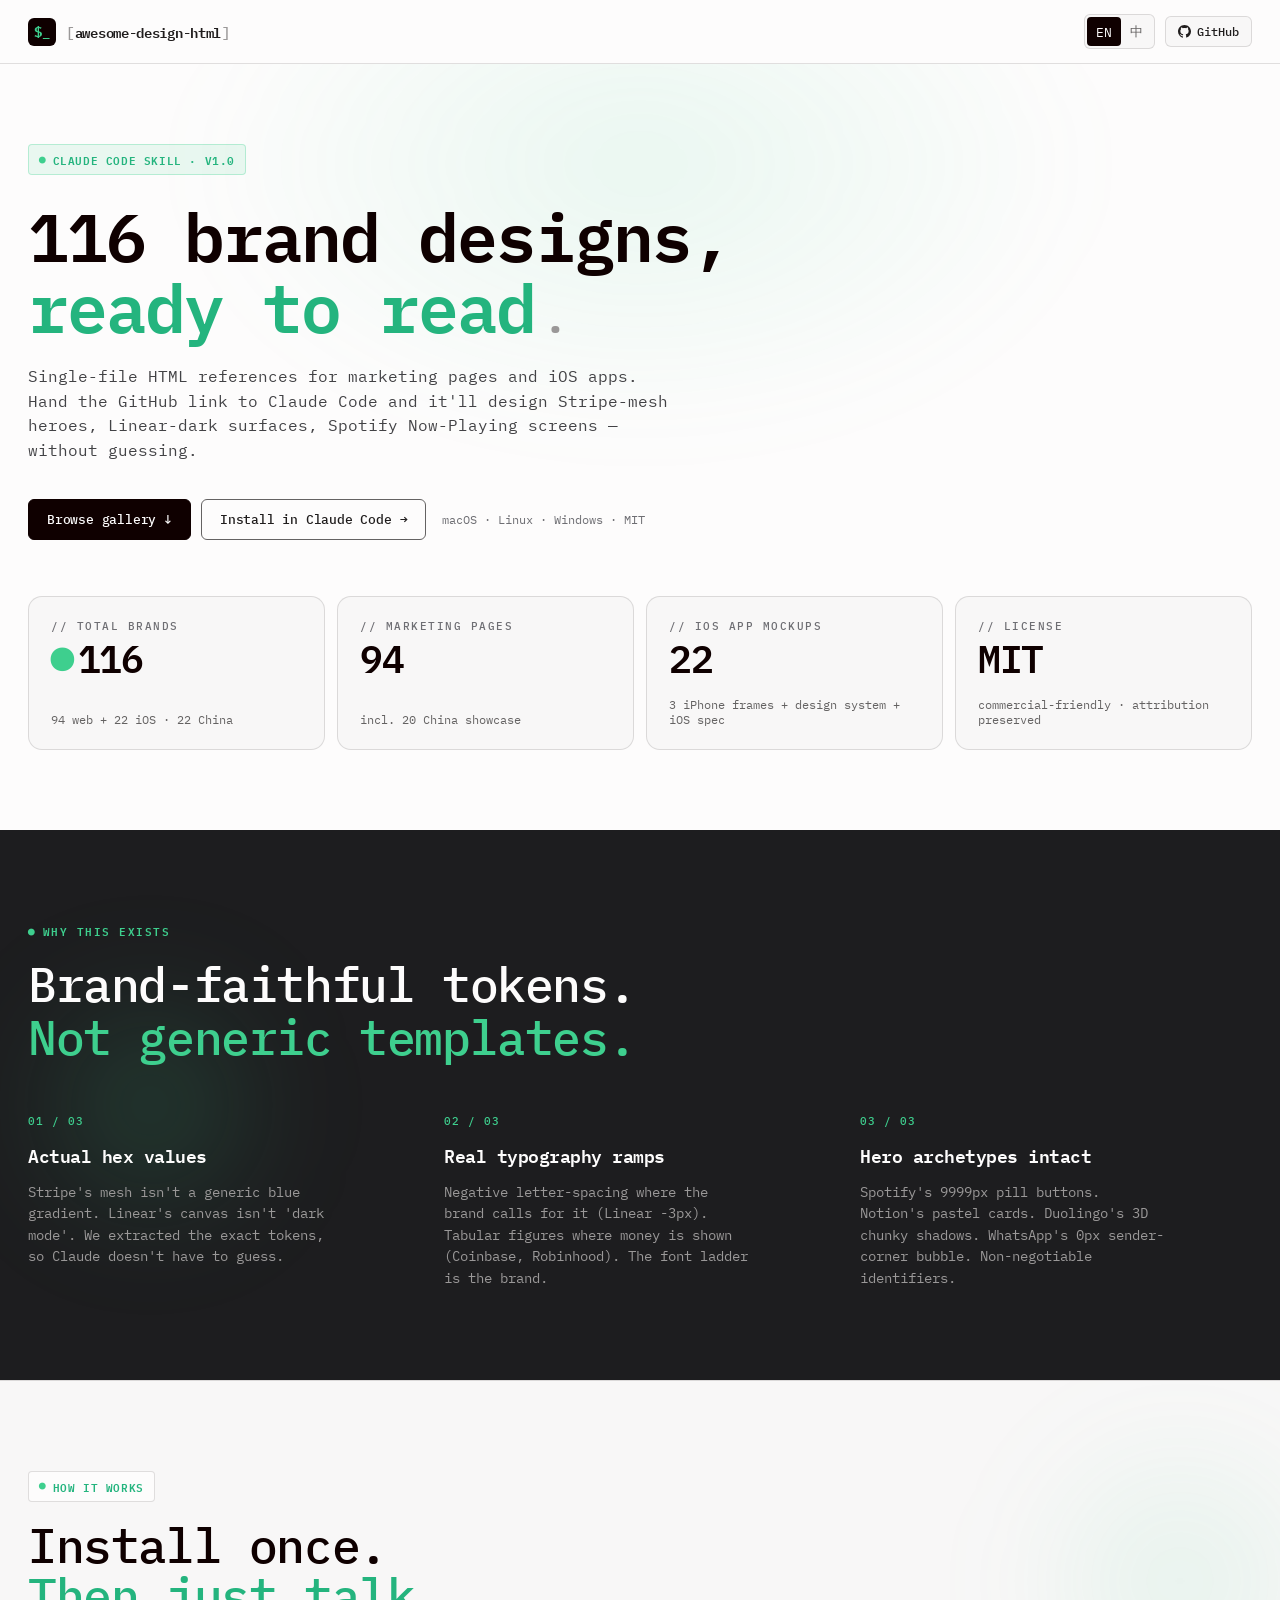
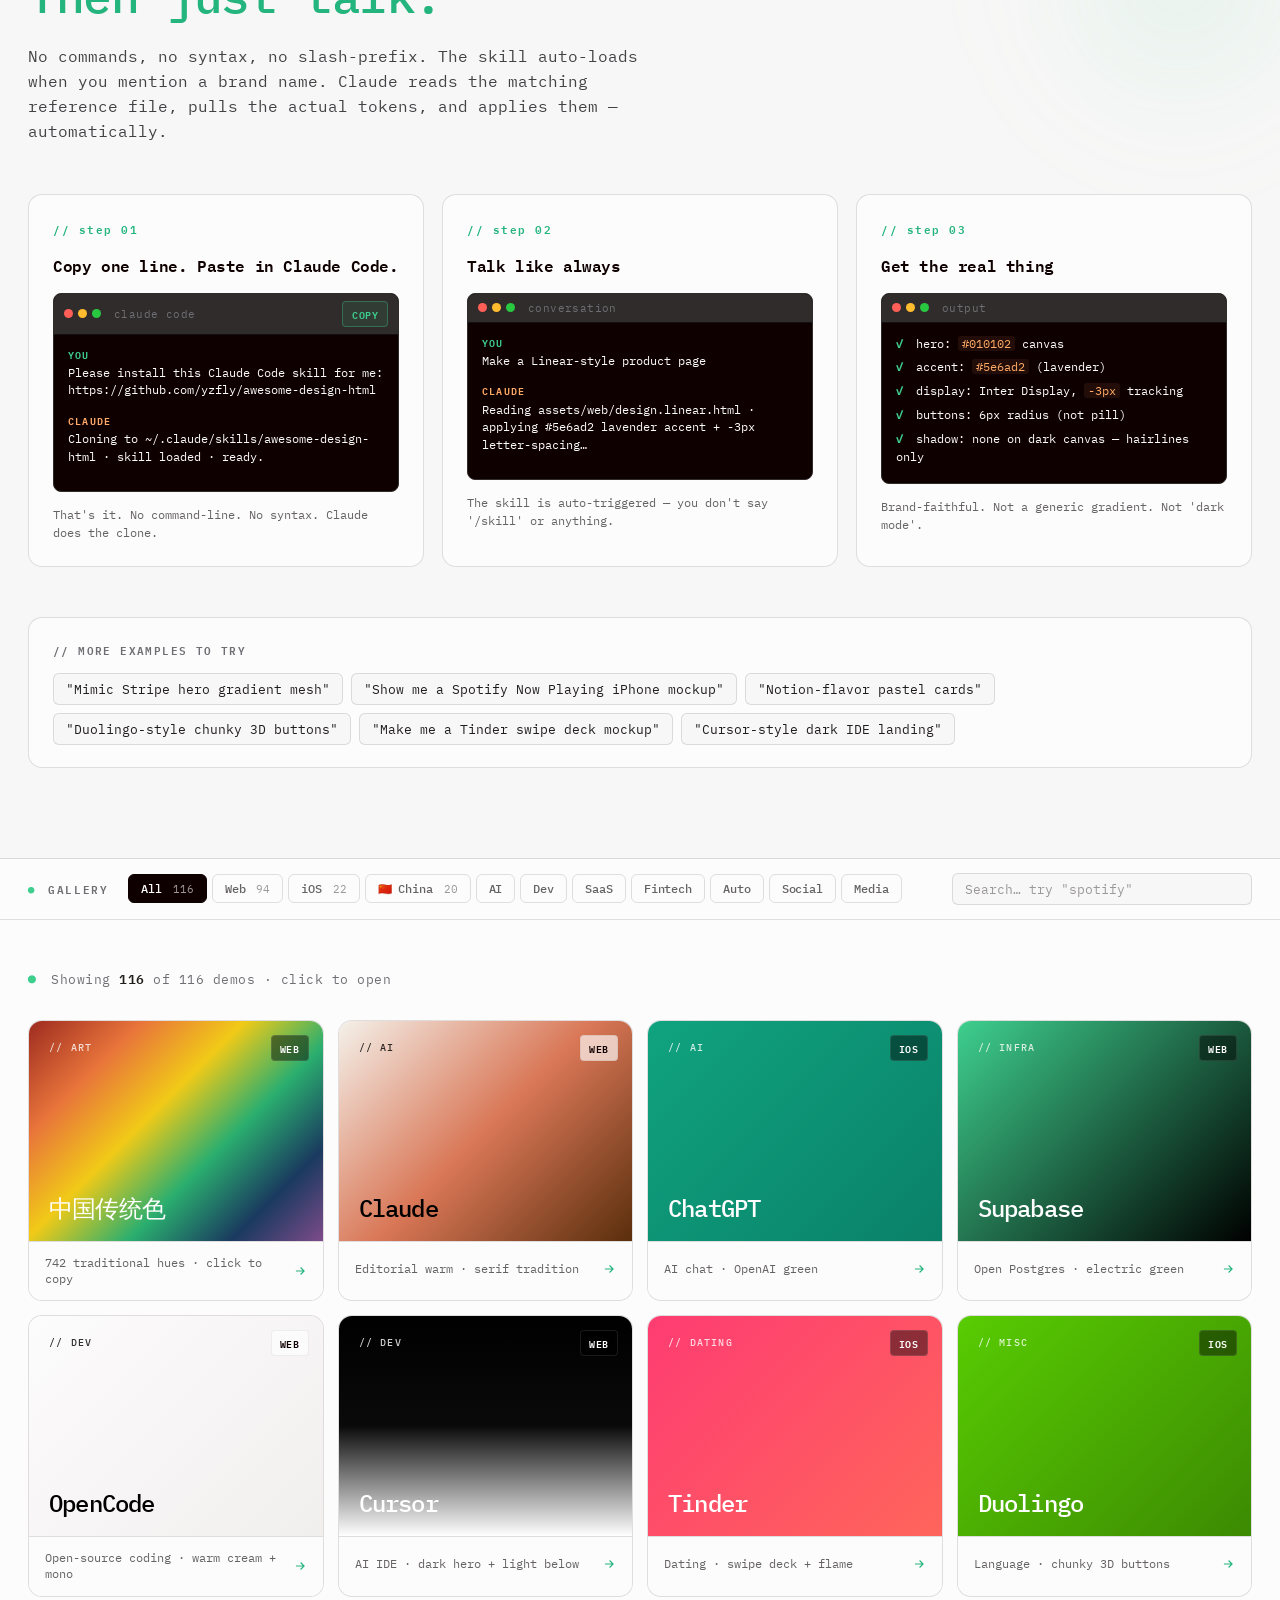
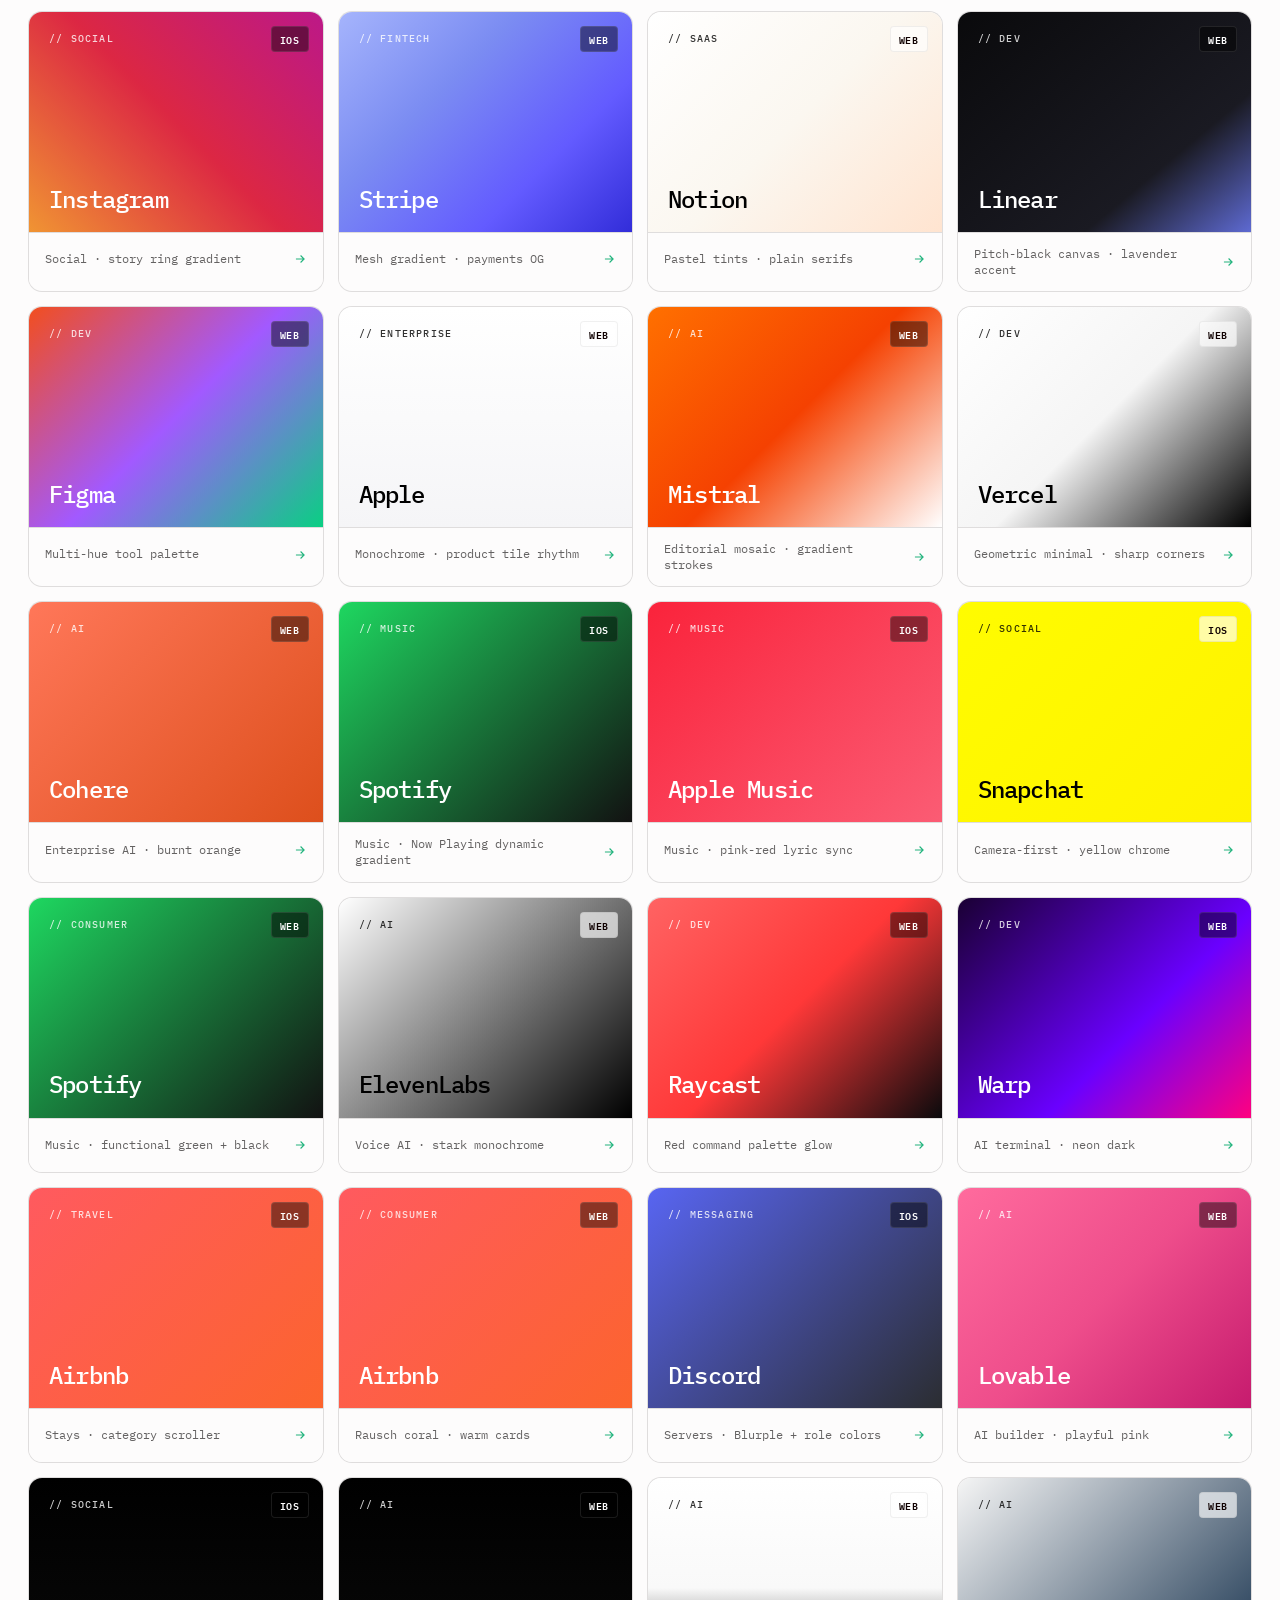
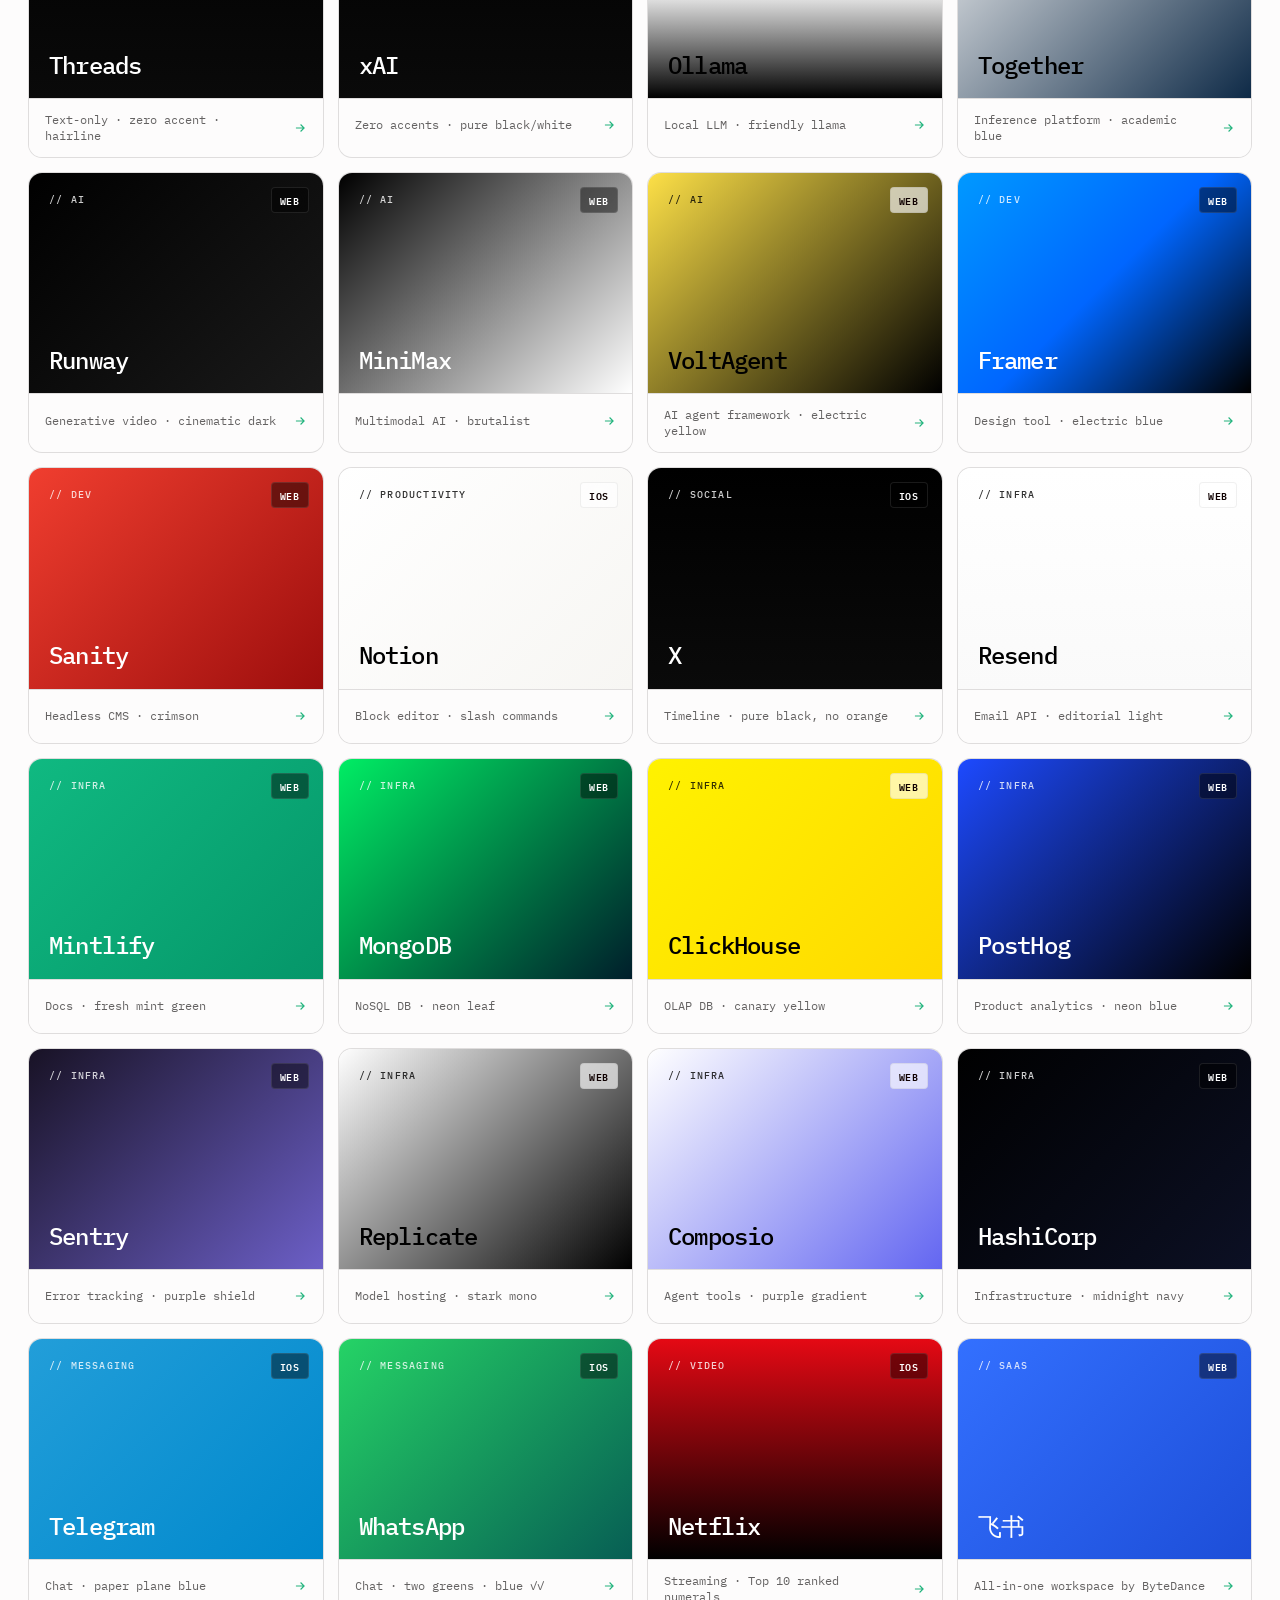
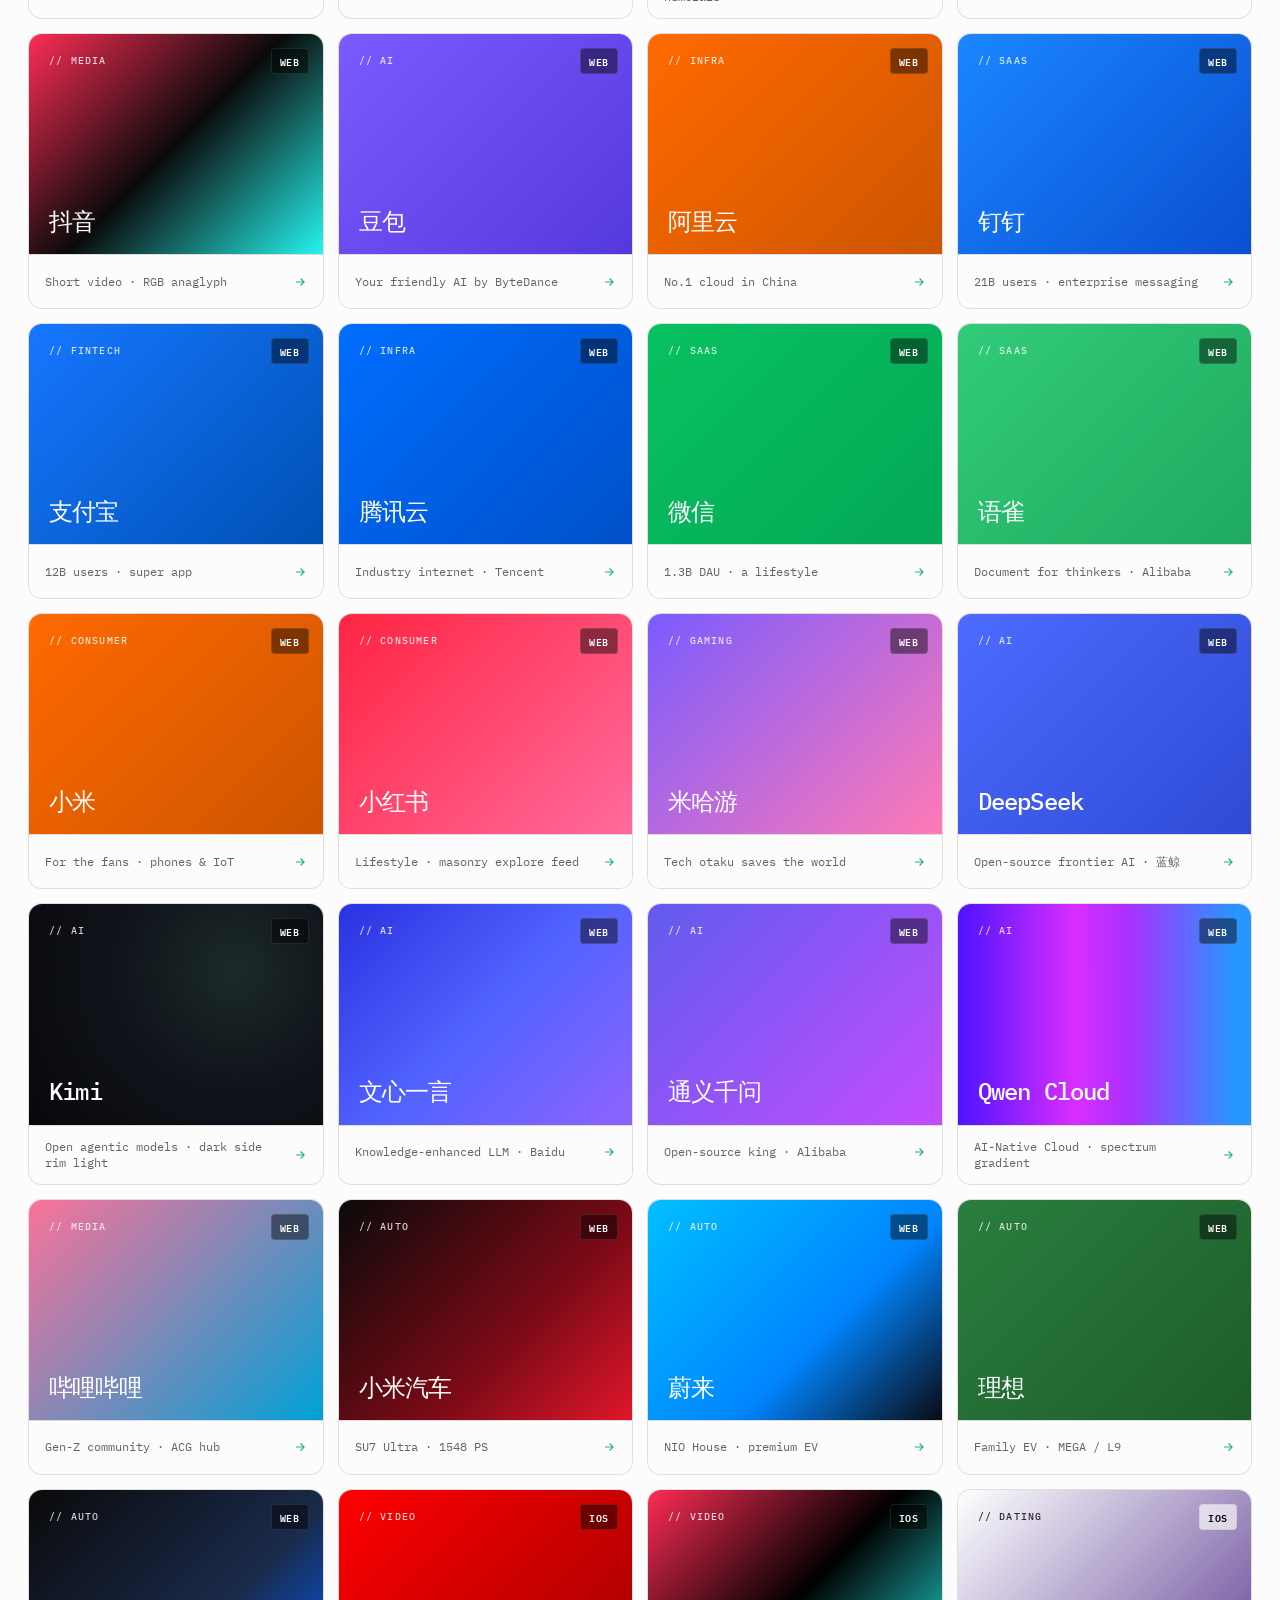
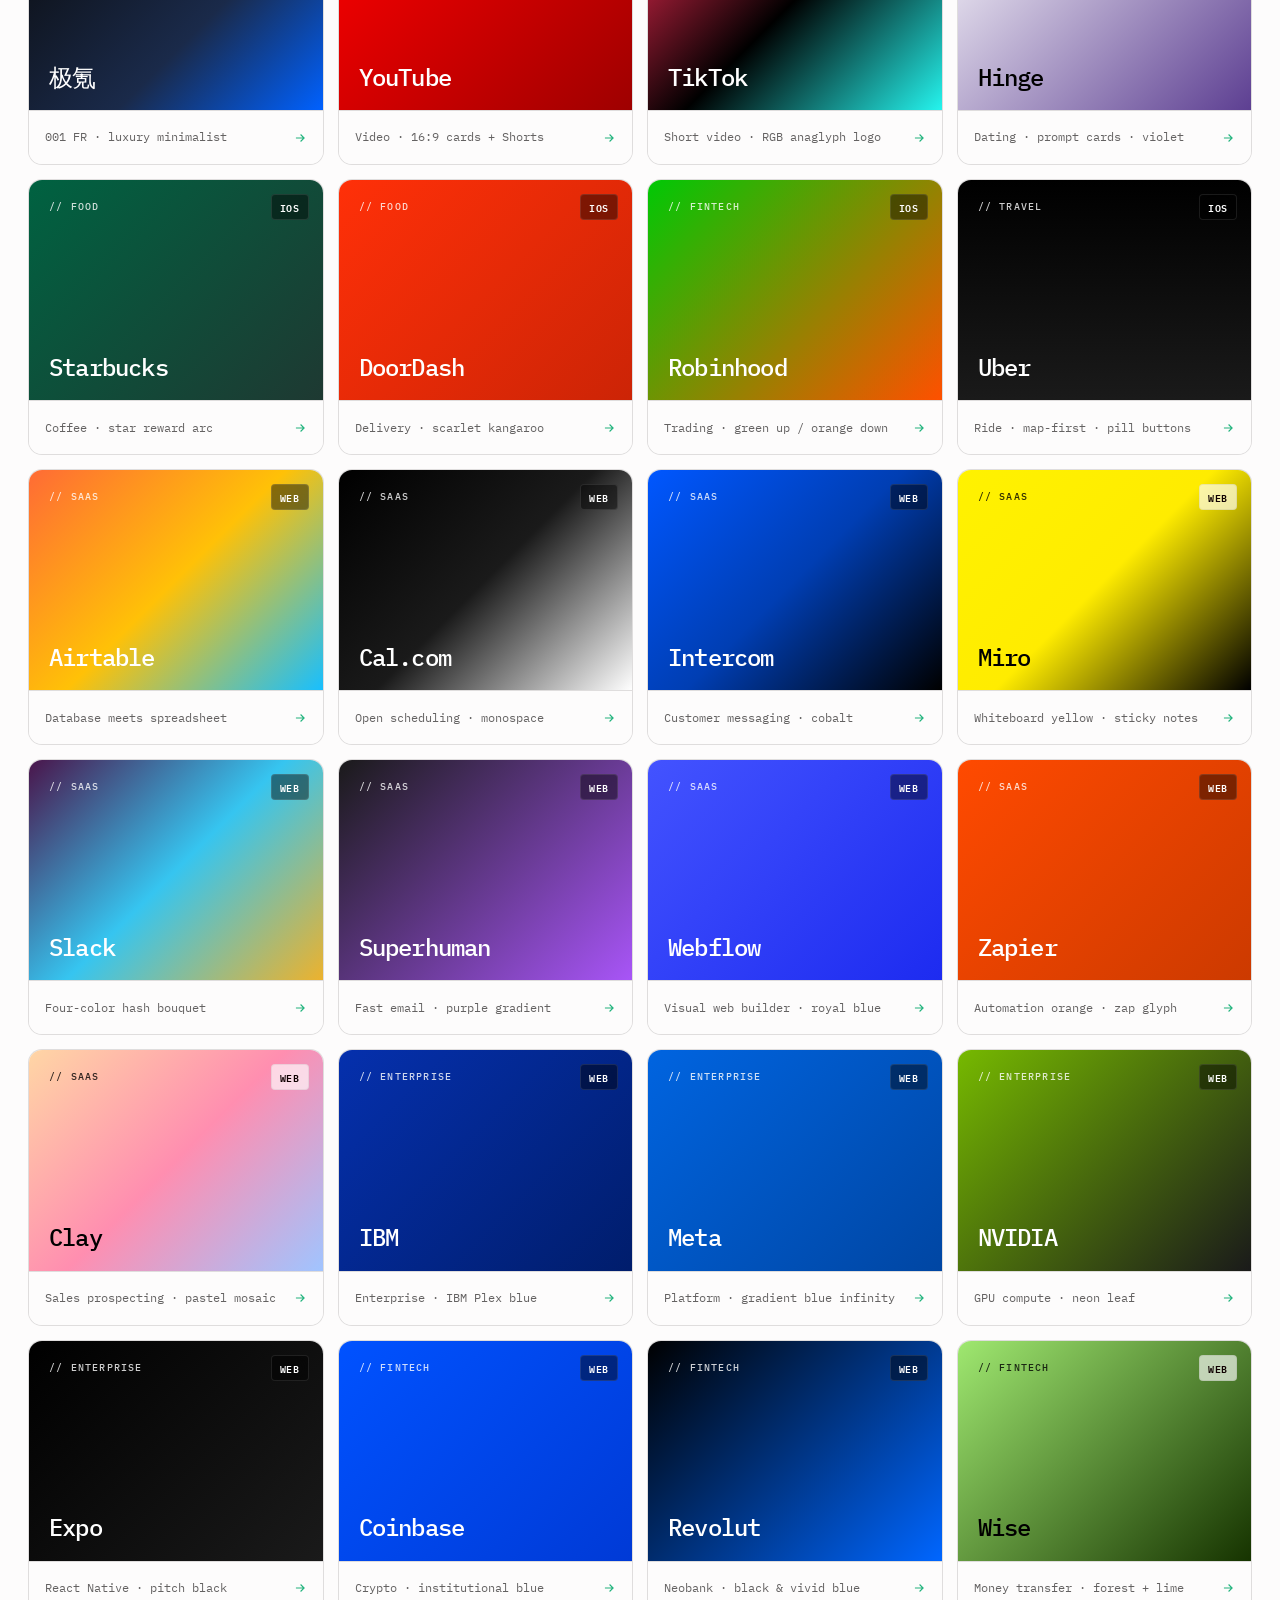
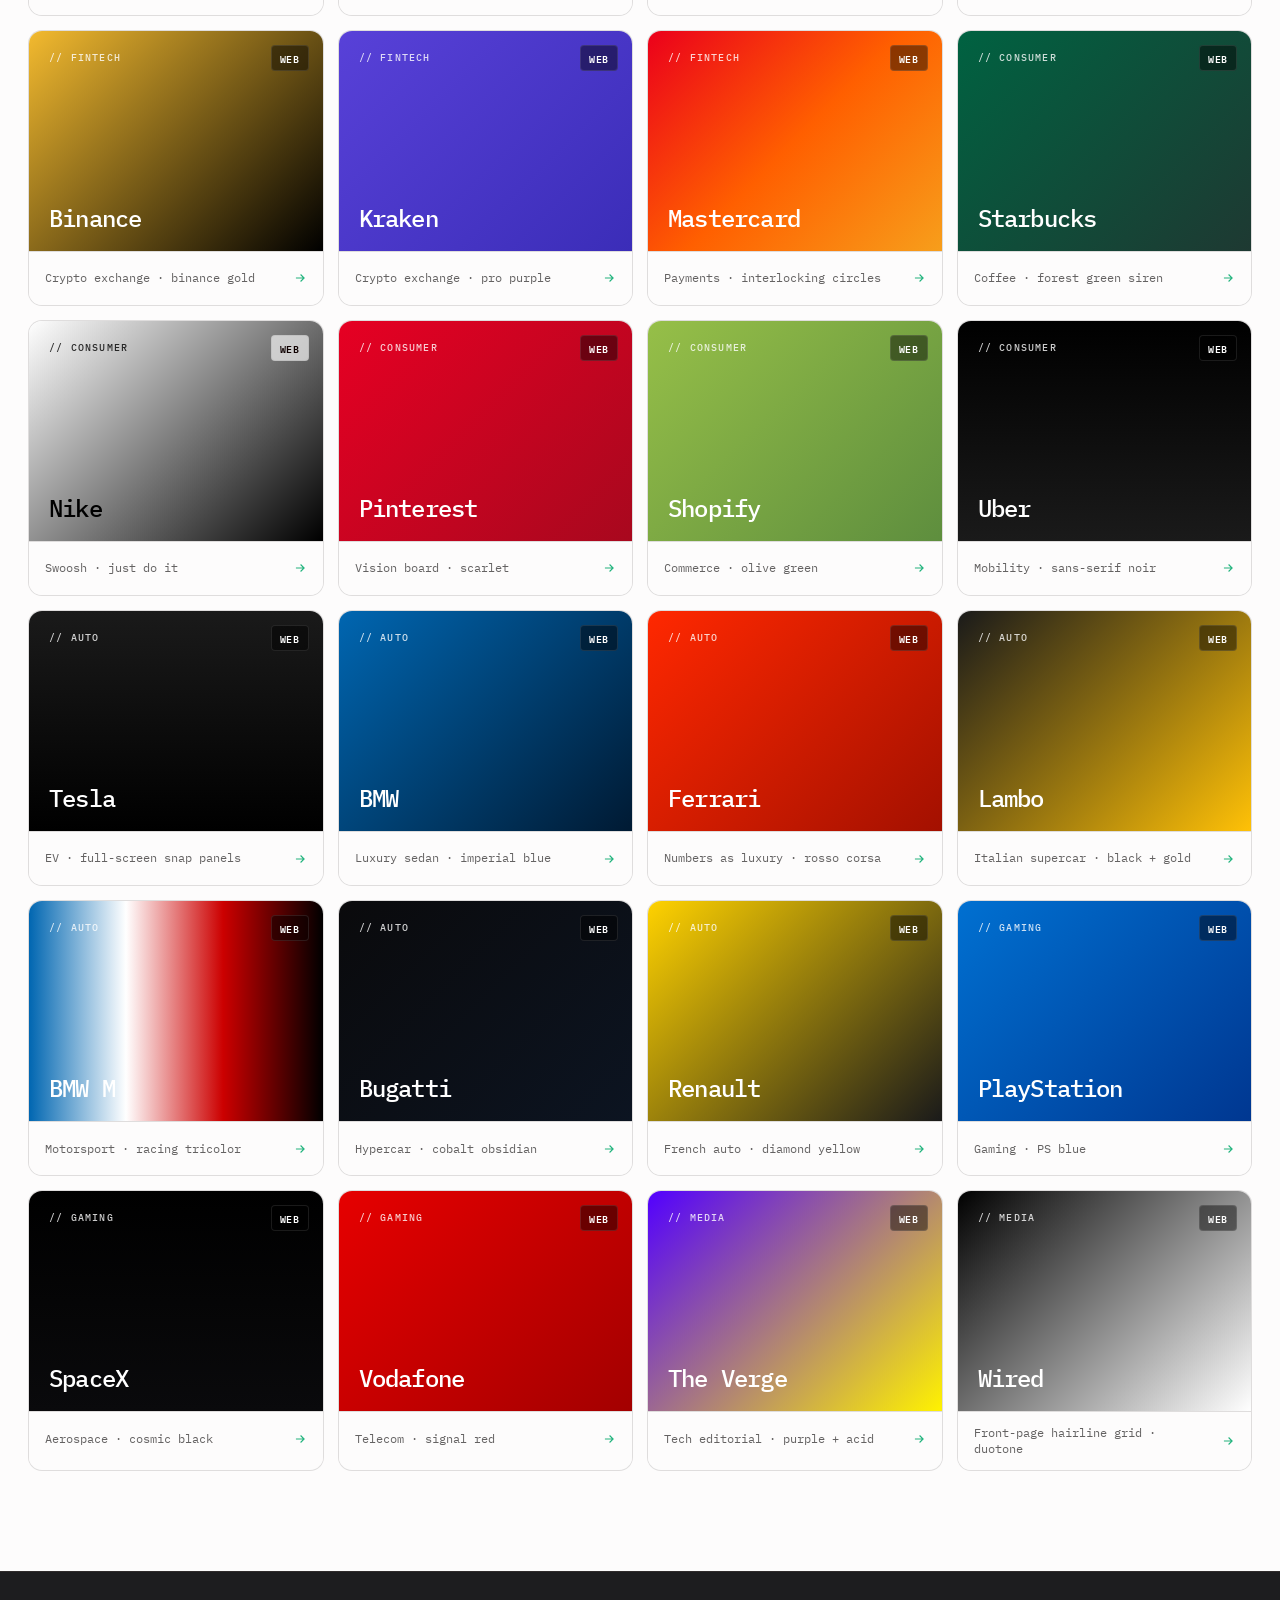
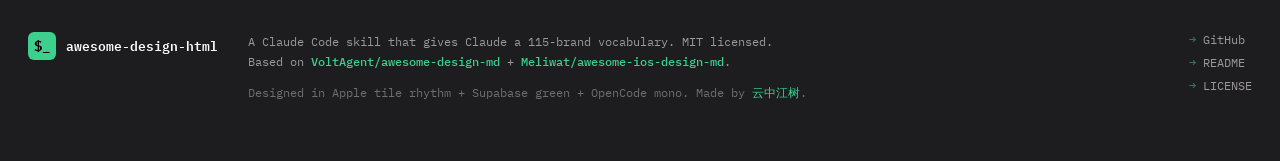
<file: skills/claude/awesome-design-html/index.html>
<!doctype html>
<html lang="en">
<head>
<meta charset="utf-8" />
<meta name="viewport" content="width=device-width, initial-scale=1" />
<title>awesome-design-html — 115 brand-themed single-page designs</title>
<meta name="description" content="115 brand-themed single-file HTML design references: 93 marketing webpages (incl. 22 China showcase) + 22 iOS app mockups. A Claude Code skill by 云中江树." />
<meta property="og:title" content="awesome-design-html" />
<meta property="og:description" content="115 brand-themed single-page HTML designs · 93 web + 22 iOS · A Claude Code skill" />
<meta property="og:type" content="website" />
<meta property="og:url" content="https://code.jiangshu.ai/awesome-design-html/" />
<link rel="preconnect" href="https://fonts.googleapis.com" />
<link rel="preconnect" href="https://fonts.gstatic.com" crossorigin />
<link href="https://fonts.googleapis.com/css2?family=IBM+Plex+Mono:wght@300;400;500;600;700&family=IBM+Plex+Sans:wght@400;500;600;700&family=JetBrains+Mono:wght@400;500;700&display=swap" rel="stylesheet" />
<style>
:root{
  /* ===== OpenCode warm canvas + ink ===== */
  --canvas:           #fdfcfc;
  --canvas-tile:      #f8f7f7;
  --canvas-card:      #f1eeee;
  --ink:              #201d1d;
  --ink-deep:         #0f0000;
  --body:             #424245;
  --mute:             #646262;
  --stone:            #6e6e73;
  --ash:              #9a9898;
  --hairline:         rgba(15,0,0,0.12);
  --hairline-strong:  #646262;
  /* dark band — Apple tile rhythm */
  --canvas-dark:      #1d1d1f;
  --canvas-dark-2:    #272729;
  --canvas-dark-3:    #302c2c;
  --on-dark:          #fdfcfc;
  --on-dark-mute:     #9a9898;
  --on-dark-deep:     #6e6e73;
  /* ===== Supabase electric green — the ONLY accent ===== */
  --green:            #3ECF8E;
  --green-deep:       #24b47e;
  --green-soft:       rgba(62,207,142,.10);
  --green-glow:       rgba(62,207,142,.25);
  /* ===== Apple product shadow ===== */
  --shadow-card:      0 1px 0 rgba(15,0,0,0.04), 0 4px 14px rgba(15,0,0,0.06);
  --shadow-card-h:    0 1px 0 rgba(15,0,0,0.06), 0 10px 30px rgba(15,0,0,0.14);
  --shadow-card-dark: 0 1px 0 rgba(0,0,0,0.3), 0 8px 24px rgba(0,0,0,0.4);
  /* radius */
  --r-min:4px; --r-sm:6px; --r-md:10px; --r-lg:14px; --r-xl:20px; --r-pill:9999px;
  /* fonts — OpenCode mono everywhere */
  --font-mono: "IBM Plex Mono","JetBrains Mono",ui-monospace,SFMono-Regular,Menlo,Monaco,Consolas,"Courier New",monospace;
  --font-sans: "IBM Plex Sans",-apple-system,BlinkMacSystemFont,"Inter",sans-serif;
}
*{box-sizing:border-box;margin:0;padding:0}
html,body{background:var(--canvas);color:var(--ink);font-family:var(--font-mono);-webkit-font-smoothing:antialiased;font-feature-settings:"calt" off,"liga" off,"tnum" on}
a{color:inherit;text-decoration:none}
button{font-family:inherit;cursor:pointer;border:0;background:none;color:inherit}
img,svg{display:block;max-width:100%}
::selection{background:var(--green);color:var(--ink-deep)}

/* ===== NAV ===== */
.nav{position:sticky;top:0;z-index:50;background:rgba(253,252,252,.86);backdrop-filter:blur(20px);border-bottom:1px solid var(--hairline)}
.nav-inner{max-width:1480px;margin:0 auto;padding:14px 28px;display:flex;align-items:center;justify-content:space-between;gap:20px}
.brand{display:flex;align-items:center;gap:10px;font-weight:600;font-size:14px;letter-spacing:-.3px}
.brand-mark{width:28px;height:28px;border-radius:6px;background:var(--ink-deep);display:grid;place-items:center;color:var(--green);font-weight:700;font-size:14px;font-family:var(--font-mono)}
.brand-name{font-family:var(--font-mono);font-weight:600}
.brand-name::before{content:"["; color:var(--ash); margin-right:1px}
.brand-name::after{content:"]"; color:var(--ash); margin-left:1px}
.nav-right{display:flex;align-items:center;gap:10px}
.lang-toggle{display:flex;background:var(--canvas-tile);border:1px solid var(--hairline);border-radius:6px;padding:2px;font-family:var(--font-mono);font-size:11px;font-weight:500;letter-spacing:.5px}
.lang-toggle button{padding:5px 9px;border-radius:4px;color:var(--mute);transition:all .15s}
.lang-toggle button.active{background:var(--ink-deep);color:var(--canvas)}
.gh-link{display:inline-flex;align-items:center;gap:6px;background:var(--canvas-tile);border:1px solid var(--hairline);padding:7px 12px;border-radius:6px;font-size:12px;font-weight:500;color:var(--ink);font-family:var(--font-mono);transition:all .15s}
.gh-link:hover{background:var(--canvas-card);border-color:var(--hairline-strong)}
.gh-link svg{width:13px;height:13px;fill:currentColor}

/* ===== HERO TILE ===== */
.hero{padding:80px 28px 56px;max-width:1480px;margin:0 auto;position:relative;overflow:hidden}
.hero::before{content:"";position:absolute;top:-200px;left:50%;transform:translateX(-50%);width:1000px;height:600px;background:radial-gradient(ellipse,var(--green-soft),transparent 65%);pointer-events:none;filter:blur(40px)}
.hero-inner{position:relative;max-width:920px}
.hero-eyebrow{display:inline-flex;align-items:center;gap:6px;padding:5px 10px;border-radius:4px;background:var(--green-soft);border:1px solid rgba(62,207,142,.30);color:var(--green-deep);font-size:11px;font-weight:600;letter-spacing:.6px;margin-bottom:24px;font-family:var(--font-mono);text-transform:uppercase}
.hero-eyebrow .marker{color:var(--green);font-weight:700}
.hero h1{font-size:clamp(36px,5.5vw,68px);line-height:1.05;letter-spacing:-2px;font-weight:600;font-family:var(--font-mono);margin-bottom:20px;color:var(--ink-deep);max-width:18ch}
.hero h1 .acc{color:var(--green-deep)}
.hero h1 .punct{color:var(--ash);font-weight:300}
.hero .lead{font-size:16px;line-height:1.55;color:var(--body);max-width:64ch;margin-bottom:36px;font-family:var(--font-mono)}
.hero-ctas{display:flex;gap:10px;flex-wrap:wrap;align-items:center}
.btn{display:inline-flex;align-items:center;gap:8px;padding:11px 18px;border-radius:6px;font-weight:500;font-size:13px;cursor:pointer;border:1px solid transparent;text-decoration:none;font-family:var(--font-mono);letter-spacing:-.2px;transition:transform .12s,background .15s,border-color .15s,box-shadow .15s}
.btn:active{transform:translateY(1px)}
.btn-primary{background:var(--ink-deep);color:var(--canvas);border-color:var(--ink-deep)}
.btn-primary:hover{background:#000}
.btn-secondary{background:transparent;color:var(--ink);border-color:var(--hairline-strong)}
.btn-secondary:hover{background:var(--canvas-tile);border-color:var(--ink)}
.btn-green{background:var(--green);color:var(--ink-deep);border-color:var(--green)}
.btn-green:hover{background:var(--green-deep);border-color:var(--green-deep)}
.cta-meta{color:var(--stone);font-size:12px;margin-left:6px;font-family:var(--font-mono)}

/* ===== HERO STAT TILES (Apple style) ===== */
.stat-tiles{max-width:1480px;margin:0 auto 80px;padding:0 28px;display:grid;grid-template-columns:repeat(4,1fr);gap:12px}
.stat-tile{background:var(--canvas-tile);border:1px solid var(--hairline);border-radius:14px;padding:22px 22px;display:flex;flex-direction:column;gap:6px;transition:transform .18s,box-shadow .18s;cursor:default}
.stat-tile:hover{transform:translateY(-2px);box-shadow:var(--shadow-card)}
.stat-tile .label{font-size:10.5px;letter-spacing:1.5px;text-transform:uppercase;color:var(--stone);font-weight:500;font-family:var(--font-mono)}
.stat-tile .n{font-size:38px;font-weight:600;letter-spacing:-1.5px;color:var(--ink-deep);font-family:var(--font-mono);line-height:1;font-feature-settings:"tnum" on}
.stat-tile .sub{font-size:12px;color:var(--mute);font-family:var(--font-mono);margin-top:auto;padding-top:14px}
.stat-tile .marker{color:var(--green);margin-right:5px;font-weight:700}

/* ===== DARK TILE (Apple band) ===== */
.dark-band{background:var(--canvas-dark);color:var(--on-dark);padding:90px 28px;position:relative;overflow:hidden}
.dark-band::before{content:"";position:absolute;top:50%;left:0;transform:translateY(-50%);width:300px;height:300px;background:radial-gradient(circle,var(--green-glow),transparent 60%);filter:blur(60px);pointer-events:none}
.dark-inner{max-width:1280px;margin:0 auto;position:relative}
.dark-eyebrow{display:inline-flex;align-items:center;gap:6px;font-size:11px;letter-spacing:1.5px;text-transform:uppercase;color:var(--green);font-weight:600;margin-bottom:18px}
.dark-band h2{font-size:clamp(28px,4vw,48px);line-height:1.1;letter-spacing:-1.4px;font-weight:500;font-family:var(--font-mono);margin-bottom:50px;max-width:22ch;color:var(--on-dark)}
.dark-band h2 .acc{color:var(--green)}
.feature-grid{display:grid;grid-template-columns:repeat(3,1fr);gap:24px}
.feat{padding:0;display:flex;flex-direction:column;gap:12px}
.feat .feat-num{font-family:var(--font-mono);font-size:11px;color:var(--green);font-weight:500;letter-spacing:1px}
.feat h3{font-size:18px;font-weight:600;letter-spacing:-.5px;font-family:var(--font-mono);color:var(--on-dark)}
.feat p{font-size:13.5px;line-height:1.6;color:var(--on-dark-mute);font-family:var(--font-mono);max-width:38ch}
.feat code{background:var(--canvas-dark-3);padding:1px 5px;border-radius:3px;color:var(--green);font-size:12px}

/* ===== HOW TO USE BAND (parchment) ===== */
.use-band{background:var(--canvas-tile);padding:90px 28px;border-top:1px solid var(--hairline);border-bottom:1px solid var(--hairline);position:relative;overflow:hidden}
.use-band::before{content:"";position:absolute;top:0;right:-100px;width:400px;height:400px;background:radial-gradient(circle,var(--green-soft),transparent 65%);filter:blur(50px);pointer-events:none}
.use-inner{max-width:1280px;margin:0 auto;position:relative}
.use-eyebrow{display:inline-flex;align-items:center;gap:6px;padding:5px 10px;border-radius:4px;background:var(--canvas);border:1px solid var(--hairline);color:var(--green-deep);font-size:11px;font-weight:600;letter-spacing:.6px;margin-bottom:18px;font-family:var(--font-mono);text-transform:uppercase}
.use-eyebrow .marker{color:var(--green);font-weight:700}
.use-band h2{font-size:clamp(28px,4vw,48px);line-height:1.05;letter-spacing:-1.4px;font-weight:500;font-family:var(--font-mono);color:var(--ink-deep);max-width:22ch}
.use-band h2 .acc{color:var(--green-deep)}
.use-lead{font-size:15.5px;line-height:1.6;color:var(--body);max-width:62ch;margin:24px 0 50px;font-family:var(--font-mono)}
.use-grid{display:grid;grid-template-columns:repeat(3,1fr);gap:18px;margin-bottom:50px}
.use-step{background:var(--canvas);border:1px solid var(--hairline);border-radius:14px;padding:24px;display:flex;flex-direction:column;gap:14px;transition:transform .15s,box-shadow .15s}
.use-step:hover{transform:translateY(-2px);box-shadow:var(--shadow-card-h)}
.step-num{font-family:var(--font-mono);font-size:11px;color:var(--green-deep);letter-spacing:1.5px;font-weight:600}
.step-num::before{content:"// step "}
.step-title{font-family:var(--font-mono);font-size:16px;font-weight:600;letter-spacing:-.4px;color:var(--ink-deep)}
.step-terminal{background:var(--ink-deep);border-radius:8px;overflow:hidden;border:1px solid var(--canvas-dark-3)}
.term-bar{background:var(--canvas-dark-3);padding:7px 10px;display:flex;align-items:center;gap:5px;border-bottom:1px solid #111}
.term-bar .dot{width:9px;height:9px;border-radius:50%}
.term-bar .dot.r{background:#ff5f57}
.term-bar .dot.y{background:#febc2e}
.term-bar .dot.g{background:#28c840}
.term-bar .term-title{font-family:var(--font-mono);font-size:10.5px;color:var(--on-dark-deep);margin-left:8px;letter-spacing:.4px}
.copy-btn{margin-left:auto;background:var(--green-soft);color:var(--green);border:1px solid rgba(62,207,142,.35);font-family:var(--font-mono);font-size:10px;font-weight:600;padding:3px 9px;border-radius:4px;cursor:pointer;letter-spacing:.5px;text-transform:uppercase;transition:all .15s}
.copy-btn:hover{background:var(--green);color:var(--ink-deep);border-color:var(--green)}
.copy-btn.copied{background:var(--green);color:var(--ink-deep);border-color:var(--green)}
.install-line{user-select:all}
.term-body{padding:12px 14px;font-family:var(--font-mono);font-size:11.5px;line-height:1.55;color:var(--on-dark);min-height:130px}
.term-line{margin-bottom:6px;word-break:break-word}
.term-line .prompt{color:var(--green);margin-right:6px;font-weight:600}
.term-line .kw{color:#ffaa66;background:rgba(255,170,102,.08);padding:0 4px;border-radius:3px}
.term-line.ok .prompt{color:var(--green)}
.term-msg{display:flex;flex-direction:column;gap:3px;margin-bottom:14px}
.term-msg .msg-label{font-size:9.5px;letter-spacing:1.2px;font-weight:600;color:var(--on-dark-deep)}
.term-msg.user .msg-label{color:var(--green)}
.term-msg.ai .msg-label{color:#ffaa66}
.term-msg .msg-text{color:var(--on-dark);line-height:1.5}
.step-note{font-family:var(--font-mono);font-size:12px;color:var(--mute);line-height:1.5}
.use-prompts{background:var(--canvas);border:1px solid var(--hairline);border-radius:14px;padding:22px 24px}
.prompts-label{font-family:var(--font-mono);font-size:11px;letter-spacing:1.4px;color:var(--stone);text-transform:uppercase;margin-bottom:14px;font-weight:600}
.prompts-list{display:flex;flex-wrap:wrap;gap:8px}
.prompt-chip{font-family:var(--font-mono);font-size:12.5px;color:var(--ink);background:var(--canvas-tile);border:1px solid var(--hairline);padding:7px 12px;border-radius:6px;cursor:default;transition:border-color .15s,background .15s}
.prompt-chip:hover{border-color:var(--green);background:var(--green-soft);color:var(--green-deep)}

/* ===== TOOLBAR ===== */
.toolbar{position:sticky;top:57px;z-index:40;background:rgba(253,252,252,.96);backdrop-filter:blur(20px);border-bottom:1px solid var(--hairline);padding:14px 28px}
.toolbar-inner{max-width:1480px;margin:0 auto;display:flex;align-items:center;gap:12px;flex-wrap:wrap}
.filter-pills{display:flex;gap:5px;flex-wrap:wrap;align-items:center}
.section-label{font-family:var(--font-mono);font-size:10.5px;letter-spacing:1.6px;color:var(--stone);text-transform:uppercase;font-weight:600;margin-right:8px}
.section-label .marker{color:var(--green);margin-right:4px}
.fp{padding:6px 12px;border-radius:6px;background:transparent;border:1px solid var(--hairline);font-size:11.5px;font-weight:500;color:var(--mute);font-family:var(--font-mono);letter-spacing:-.1px;transition:all .15s}
.fp:hover{background:var(--canvas-tile);color:var(--ink);border-color:var(--hairline-strong)}
.fp.active{background:var(--ink-deep);color:var(--canvas);border-color:var(--ink-deep)}
.fp .ct{font-family:var(--font-mono);font-weight:400;color:var(--ash);margin-left:4px;font-size:10.5px;font-feature-settings:"tnum" on}
.fp.active .ct{color:rgba(253,252,252,.6)}
.search{flex:1;min-width:180px;max-width:300px;background:var(--canvas-tile);border:1px solid var(--hairline);border-radius:6px;padding:7px 12px;color:var(--ink);font-family:var(--font-mono);font-size:12.5px;outline:none;transition:border-color .15s;margin-left:auto}
.search:focus{border-color:var(--green);background:var(--canvas)}
.search::placeholder{color:var(--ash)}

/* ===== GALLERY ===== */
.gallery{max-width:1480px;margin:0 auto;padding:48px 28px 100px}
.gallery-head{margin-bottom:30px;display:flex;align-items:baseline;justify-content:space-between;gap:20px;flex-wrap:wrap}
.gallery-head .ttl{font-family:var(--font-mono);font-size:13px;color:var(--stone);letter-spacing:.5px}
.gallery-head .ttl .marker{color:var(--green);margin-right:6px;font-weight:700}
.gallery-head .ttl strong{color:var(--ink);font-weight:600}
.grid{display:grid;grid-template-columns:repeat(auto-fill,minmax(260px,1fr));gap:14px}
.card{position:relative;border-radius:14px;overflow:hidden;cursor:pointer;display:flex;flex-direction:column;border:1px solid var(--hairline);background:var(--canvas);transition:transform .18s,box-shadow .18s,border-color .18s}
.card:hover{transform:translateY(-3px);box-shadow:var(--shadow-card-h);border-color:transparent}
.card-hero{aspect-ratio:4/3;padding:20px;position:relative;display:flex;flex-direction:column;justify-content:space-between;overflow:hidden}
.card-platform{position:absolute;top:14px;right:14px;background:rgba(0,0,0,.45);backdrop-filter:blur(10px);padding:3px 8px;border-radius:4px;font-size:9.5px;font-weight:600;letter-spacing:.6px;text-transform:uppercase;font-family:var(--font-mono);z-index:2;border:1px solid rgba(255,255,255,.1);color:#fff}
.card.light .card-platform{background:rgba(255,255,255,.65);color:var(--ink-deep);border-color:rgba(0,0,0,.06)}
.card-name{font-size:24px;font-weight:500;letter-spacing:-.8px;line-height:1.05;z-index:1;position:relative;font-family:var(--font-mono);word-break:break-word;max-width:14ch}
.card-cat{font-size:10px;font-weight:500;text-transform:uppercase;letter-spacing:1.2px;opacity:.8;font-family:var(--font-mono);z-index:1;position:relative}
.card-cat::before{content:"// "}
.card.dark .card-name,.card.dark .card-cat{color:#fff}
.card.light .card-name,.card.light .card-cat{color:#000}
.card-foot{padding:13px 16px;background:var(--canvas);border-top:1px solid var(--hairline);display:flex;align-items:center;justify-content:space-between;gap:10px;min-height:54px}
.card-tag{font-size:11.5px;color:var(--mute);line-height:1.4;flex:1;font-family:var(--font-mono);font-weight:400}
.card-arrow{color:var(--green-deep);flex-shrink:0;transition:transform .15s}
.card:hover .card-arrow{color:var(--green);transform:translateX(3px)}
.card-arrow svg{width:14px;height:14px;stroke:currentColor;stroke-width:2;fill:none}

.empty{padding:80px 0;text-align:center;color:var(--stone);font-family:var(--font-mono)}
.empty .em-num{font-size:32px;margin-bottom:14px;color:var(--ash);letter-spacing:-1px}

/* ===== FOOTER ===== */
footer{background:var(--canvas-dark);color:var(--on-dark);padding:60px 28px;border-top:1px solid var(--canvas-dark-3)}
.foot{max-width:1480px;margin:0 auto;display:grid;grid-template-columns:auto 1fr auto;gap:30px;align-items:start;flex-wrap:wrap}
.foot-brand{display:flex;align-items:center;gap:10px;font-family:var(--font-mono);font-weight:600;font-size:13px;color:var(--on-dark)}
.foot-brand .brand-mark{background:var(--green);color:var(--ink-deep)}
.foot-mid p{font-size:12px;color:var(--on-dark-mute);line-height:1.6;max-width:560px;font-family:var(--font-mono)}
.foot-mid p a{color:var(--green);font-weight:500}
.foot-mid p a:hover{color:#fff;text-decoration:underline}
.foot-mid .credit{margin-top:14px;font-size:11.5px;color:var(--on-dark-deep)}
.foot-links{display:flex;flex-direction:column;gap:8px;font-size:12px;font-family:var(--font-mono);color:var(--on-dark-mute)}
.foot-links a{display:inline-flex;align-items:center;gap:5px}
.foot-links a:hover{color:var(--green)}
.foot-links a::before{content:"→";color:var(--green);font-weight:500;margin-right:2px;opacity:.5;transition:opacity .15s}
.foot-links a:hover::before{opacity:1}

/* ===== RESPONSIVE ===== */
@media(max-width:920px){
  .stat-tiles{grid-template-columns:repeat(2,1fr)}
  .feature-grid{grid-template-columns:1fr;gap:32px}
  .use-band{padding:60px 20px}
  .use-grid{grid-template-columns:1fr;gap:14px}
  .use-step{padding:20px}
  .hero{padding:50px 20px 30px}
  .hero h1{font-size:36px;letter-spacing:-1.2px}
  .stat-tiles{margin-bottom:50px;padding:0 20px}
  .stat-tile{padding:18px}
  .stat-tile .n{font-size:32px}
  .dark-band{padding:60px 24px}
  .toolbar{padding:10px 16px}
  .toolbar-inner{gap:8px}
  .filter-pills{gap:4px}
  .fp{padding:5px 10px;font-size:11px}
  .search{margin-left:0;max-width:none;flex:1 0 100%;order:99}
  .gallery{padding:30px 16px 60px}
  .grid{grid-template-columns:1fr 1fr;gap:10px}
  .card-hero{padding:14px;aspect-ratio:3/2}
  .card-name{font-size:18px}
  .nav-inner{padding:12px 16px}
  .footer{padding:40px 20px}
  .foot{grid-template-columns:1fr;gap:24px}
}
@media(max-width:480px){
  .grid{grid-template-columns:1fr}
}
</style>
</head>
<body>

<!-- ===== NAV ===== -->
<header class="nav">
  <div class="nav-inner">
    <a class="brand" href="#top">
      <span class="brand-mark">$_</span>
      <span class="brand-name">awesome-design-html</span>
    </a>
    <div class="nav-right">
      <div class="lang-toggle">
        <button data-lang="en" class="active">EN</button>
        <button data-lang="zh">中</button>
      </div>
      <a class="gh-link" href="https://github.com/yzfly/awesome-design-html" target="_blank" rel="noopener">
        <svg viewBox="0 0 24 24"><path d="M12 0C5.37 0 0 5.37 0 12c0 5.3 3.44 9.8 8.21 11.39.6.11.82-.26.82-.58V20.6c-3.34.72-4.04-1.61-4.04-1.61-.55-1.39-1.34-1.76-1.34-1.76-1.09-.75.08-.74.08-.74 1.21.09 1.84 1.24 1.84 1.24 1.07 1.83 2.81 1.3 3.5.99.11-.78.42-1.3.76-1.6-2.66-.3-5.47-1.33-5.47-5.93 0-1.31.47-2.38 1.24-3.22-.13-.3-.54-1.52.12-3.17 0 0 1.01-.32 3.3 1.23.96-.27 1.98-.4 3-.41 1.02.01 2.04.14 3 .41 2.29-1.55 3.3-1.23 3.3-1.23.66 1.65.25 2.87.12 3.17.77.84 1.24 1.91 1.24 3.22 0 4.61-2.81 5.63-5.49 5.93.43.37.81 1.1.81 2.22v3.29c0 .32.22.7.83.58C20.56 21.79 24 17.3 24 12c0-6.63-5.37-12-12-12z"/></svg>
        <span data-en="GitHub" data-zh="GitHub">GitHub</span>
      </a>
    </div>
  </div>
</header>

<!-- ===== HERO ===== -->
<section class="hero" id="top">
  <div class="hero-inner">
    <div class="hero-eyebrow">
      <span class="marker">●</span>
      <span data-en="CLAUDE CODE SKILL · v1.0" data-zh="CLAUDE CODE 技能 · v1.0">CLAUDE CODE SKILL · v1.0</span>
    </div>
    <h1>
      <span data-en="116 brand designs," data-zh="116 个品牌设计,">116 brand designs,</span><br/>
      <span class="acc" data-en="ready to read" data-zh="即开即用">ready to read</span><span class="punct">.</span>
    </h1>
    <p class="lead" data-en="Single-file HTML references for marketing pages and iOS apps. Hand the GitHub link to Claude Code and it'll design Stripe-mesh heroes, Linear-dark surfaces, Spotify Now-Playing screens — without guessing."
       data-zh="单文件 HTML 设计参考库,涵盖网页营销页 + iOS app 仿真。把仓库链接给 Claude Code,它就能做出 Stripe 的霓虹 hero、Linear 的暗色 UI、Spotify 的播放器界面——不再靠猜。">
      Single-file HTML references for marketing pages and iOS apps. Hand the GitHub link to Claude Code and it'll design Stripe-mesh heroes, Linear-dark surfaces, Spotify Now-Playing screens — without guessing.
    </p>
    <div class="hero-ctas">
      <a class="btn btn-primary" href="#gallery">
        <span data-en="Browse gallery" data-zh="浏览画廊">Browse gallery</span>
        <span>↓</span>
      </a>
      <a class="btn btn-secondary" href="https://github.com/yzfly/awesome-design-html#-install-in-claude-code" target="_blank">
        <span data-en="Install in Claude Code" data-zh="安装到 Claude Code">Install in Claude Code</span>
        <span>→</span>
      </a>
      <span class="cta-meta" data-en="macOS · Linux · Windows · MIT" data-zh="macOS · Linux · Windows · MIT 协议">macOS · Linux · Windows · MIT</span>
    </div>
  </div>
</section>

<!-- ===== STAT TILES (Apple style) ===== -->
<div class="stat-tiles">
  <div class="stat-tile">
    <div class="label" data-en="// total brands" data-zh="// 品牌总数">// total brands</div>
    <div class="n"><span class="marker">●</span>116</div>
    <div class="sub" data-en="94 web + 22 iOS · 22 China" data-zh="94 网页 + 22 iOS · 22 中国">94 web + 22 iOS · 22 China</div>
  </div>
  <div class="stat-tile">
    <div class="label" data-en="// marketing pages" data-zh="// 营销网页">// marketing pages</div>
    <div class="n">94</div>
    <div class="sub" data-en="incl. 20 China showcase" data-zh="含 20 中国大厂展示">incl. 20 China showcase</div>
  </div>
  <div class="stat-tile">
    <div class="label" data-en="// iOS app mockups" data-zh="// iOS app 仿真">// iOS app mockups</div>
    <div class="n">22</div>
    <div class="sub" data-en="3 iPhone frames + design system + iOS spec" data-zh="3 个 iPhone 框架 + 设计系统 + iOS 规格">3 iPhone frames + design system + iOS spec</div>
  </div>
  <div class="stat-tile">
    <div class="label" data-en="// license" data-zh="// 协议">// license</div>
    <div class="n">MIT</div>
    <div class="sub" data-en="commercial-friendly · attribution preserved" data-zh="可商用 · 保留归属">commercial-friendly · attribution preserved</div>
  </div>
</div>

<!-- ===== DARK BAND (Apple tile rhythm) ===== -->
<section class="dark-band">
  <div class="dark-inner">
    <div class="dark-eyebrow">
      <span>● </span>
      <span data-en="WHY THIS EXISTS" data-zh="为什么做这个">WHY THIS EXISTS</span>
    </div>
    <h2 data-en="Brand-faithful tokens." data-zh="真实品牌 token,">Brand-faithful tokens.<br/><span class="acc" data-en="Not generic templates." data-zh="不是通用模板。">Not generic templates.</span></h2>
    <div class="feature-grid">
      <div class="feat">
        <div class="feat-num">01 / 03</div>
        <h3 data-en="Actual hex values" data-zh="真实色值">Actual hex values</h3>
        <p data-en="Stripe's mesh isn't a generic blue gradient. Linear's canvas isn't 'dark mode'. We extracted the exact tokens, so Claude doesn't have to guess."
           data-zh="Stripe 的网格不是泛蓝渐变,Linear 的画布也不是『暗黑模式』。我们抽出来的是精确的 token,让 Claude 不用瞎猜。">
          Stripe's mesh isn't a generic blue gradient. Linear's canvas isn't 'dark mode'. We extracted the exact tokens, so Claude doesn't have to guess.
        </p>
      </div>
      <div class="feat">
        <div class="feat-num">02 / 03</div>
        <h3 data-en="Real typography ramps" data-zh="真实字体阶梯">Real typography ramps</h3>
        <p data-en="Negative letter-spacing where the brand calls for it (Linear -3px). Tabular figures where money is shown (Coinbase, Robinhood). The font ladder is the brand."
           data-zh="该用负字距的地方就用 (Linear -3px)。涉及金钱数字的地方就用 tabular figures (Coinbase, Robinhood)。字体阶梯就是品牌。">
          Negative letter-spacing where the brand calls for it (Linear -3px). Tabular figures where money is shown (Coinbase, Robinhood). The font ladder is the brand.
        </p>
      </div>
      <div class="feat">
        <div class="feat-num">03 / 03</div>
        <h3 data-en="Hero archetypes intact" data-zh="保留 hero 范式">Hero archetypes intact</h3>
        <p data-en="Spotify's 9999px pill buttons. Notion's pastel cards. Duolingo's 3D chunky shadows. WhatsApp's 0px sender-corner bubble. Non-negotiable identifiers."
           data-zh="Spotify 的 9999px 药丸按钮、Notion 的 pastel 卡片、Duolingo 的立体阴影、WhatsApp 发送方一角不圆——都是无可替代的品牌识别符。">
          Spotify's 9999px pill buttons. Notion's pastel cards. Duolingo's 3D chunky shadows. WhatsApp's 0px sender-corner bubble. Non-negotiable identifiers.
        </p>
      </div>
    </div>
  </div>
</section>

<!-- ===== HOW TO USE (parchment tile) ===== -->
<section class="use-band">
  <div class="use-inner">
    <div class="use-eyebrow">
      <span class="marker">●</span>
      <span data-en="HOW IT WORKS" data-zh="怎么用">HOW IT WORKS</span>
    </div>
    <h2 data-en="Install once." data-zh="装一次。">Install once.<br/><span class="acc" data-en="Then just talk." data-zh="然后正常对话即可。">Then just talk.</span></h2>
    <p class="use-lead" data-en="No commands, no syntax, no slash-prefix. The skill auto-loads when you mention a brand name. Claude reads the matching reference file, pulls the actual tokens, and applies them — automatically."
       data-zh="不需要命令,不需要语法,不需要斜杠前缀。当你提到某个品牌名,这个 skill 会自动加载。Claude 读取对应的参考文件,抽出真实的 design token,自动应用——你完全不用操心 skill 内部怎么工作。">
      No commands, no syntax, no slash-prefix. The skill auto-loads when you mention a brand name. Claude reads the matching reference file, pulls the actual tokens, and applies them — automatically.
    </p>

    <div class="use-grid">
      <!-- Step 1: install (AI-native — copy one line) -->
      <div class="use-step">
        <div class="step-num">01</div>
        <div class="step-title" data-en="Copy one line. Paste in Claude Code." data-zh="复制一句话。粘贴给 Claude Code。">Copy one line. Paste in Claude Code.</div>
        <div class="step-terminal">
          <div class="term-bar"><span class="dot r"></span><span class="dot y"></span><span class="dot g"></span><span class="term-title">claude code</span><button class="copy-btn" id="copyInstall" title="Copy" aria-label="Copy install prompt">copy</button></div>
          <div class="term-body">
            <div class="term-msg user"><span class="msg-label">YOU</span><span class="msg-text install-line" id="installLine">Please install this Claude Code skill for me: https://github.com/yzfly/awesome-design-html</span></div>
            <div class="term-msg ai"><span class="msg-label">CLAUDE</span><span class="msg-text" data-en="Cloning to ~/.claude/skills/awesome-design-html · skill loaded · ready." data-zh="正在克隆到 ~/.claude/skills/awesome-design-html · skill 已加载 · 就绪。">Cloning to ~/.claude/skills/awesome-design-html · skill loaded · ready.</span></div>
          </div>
        </div>
        <div class="step-note" data-en="That's it. No command-line. No syntax. Claude does the clone." data-zh="就这一步。不用敲命令。不用任何语法。Claude 自己 clone。">That's it. No command-line. No syntax. Claude does the clone.</div>
      </div>

      <!-- Step 2: chat -->
      <div class="use-step">
        <div class="step-num">02</div>
        <div class="step-title" data-en="Talk like always" data-zh="像平时一样对话">Talk like always</div>
        <div class="step-terminal">
          <div class="term-bar"><span class="dot r"></span><span class="dot y"></span><span class="dot g"></span><span class="term-title">conversation</span></div>
          <div class="term-body">
            <div class="term-msg user"><span class="msg-label">YOU</span><span class="msg-text" data-en="Make a Linear-style product page" data-zh="做个 Linear 风格的产品页">Make a Linear-style product page</span></div>
            <div class="term-msg ai"><span class="msg-label">CLAUDE</span><span class="msg-text" data-en="Reading assets/web/design.linear.html · applying #5e6ad2 lavender accent + -3px letter-spacing…" data-zh="正在读取 assets/web/design.linear.html · 应用 #5e6ad2 薰衣草色 + -3px 字距…">Reading assets/web/design.linear.html · applying #5e6ad2 lavender accent + -3px letter-spacing…</span></div>
          </div>
        </div>
        <div class="step-note" data-en="The skill is auto-triggered — you don't say '/skill' or anything." data-zh="Skill 自动触发——你不用敲 /skill,也不用任何前缀。">The skill is auto-triggered — you don't say '/skill' or anything.</div>
      </div>

      <!-- Step 3: results -->
      <div class="use-step">
        <div class="step-num">03</div>
        <div class="step-title" data-en="Get the real thing" data-zh="拿到真的东西">Get the real thing</div>
        <div class="step-terminal">
          <div class="term-bar"><span class="dot r"></span><span class="dot y"></span><span class="dot g"></span><span class="term-title">output</span></div>
          <div class="term-body">
            <div class="term-line ok"><span class="prompt">✓</span> hero: <span class="kw">#010102</span> canvas</div>
            <div class="term-line ok"><span class="prompt">✓</span> accent: <span class="kw">#5e6ad2</span> (lavender)</div>
            <div class="term-line ok"><span class="prompt">✓</span> display: Inter Display, <span class="kw">-3px</span> tracking</div>
            <div class="term-line ok"><span class="prompt">✓</span> buttons: 6px radius (not pill)</div>
            <div class="term-line ok"><span class="prompt">✓</span> shadow: none on dark canvas — hairlines only</div>
          </div>
        </div>
        <div class="step-note" data-en="Brand-faithful. Not a generic gradient. Not 'dark mode'." data-zh="忠于品牌。不是泛蓝渐变。不是『暗色模式』。">Brand-faithful. Not a generic gradient. Not 'dark mode'.</div>
      </div>
    </div>

    <!-- Try prompts -->
    <div class="use-prompts">
      <div class="prompts-label" data-en="// MORE EXAMPLES TO TRY" data-zh="// 更多可以试的例子">// MORE EXAMPLES TO TRY</div>
      <div class="prompts-list">
        <div class="prompt-chip" data-en='"Mimic Stripe hero gradient mesh"' data-zh='"做个 Stripe 风格的渐变 hero"'>"Mimic Stripe hero gradient mesh"</div>
        <div class="prompt-chip" data-en='"Show me a Spotify Now Playing iPhone mockup"' data-zh='"做个 Spotify Now Playing 的 iPhone 仿真"'>"Show me a Spotify Now Playing iPhone mockup"</div>
        <div class="prompt-chip" data-en='"Notion-flavor pastel cards"' data-zh='"Notion 那种 pastel 卡片"'>"Notion-flavor pastel cards"</div>
        <div class="prompt-chip" data-en='"Duolingo-style chunky 3D buttons"' data-zh='"Duolingo 那种立体阴影按钮"'>"Duolingo-style chunky 3D buttons"</div>
        <div class="prompt-chip" data-en='"Make me a Tinder swipe deck mockup"' data-zh='"做个 Tinder 的滑卡 mockup"'>"Make me a Tinder swipe deck mockup"</div>
        <div class="prompt-chip" data-en='"Cursor-style dark IDE landing"' data-zh='"Cursor 风格的暗色 IDE 落地页"'>"Cursor-style dark IDE landing"</div>
      </div>
    </div>
  </div>
</section>

<!-- ===== TOOLBAR ===== -->
<div class="toolbar" id="gallery">
  <div class="toolbar-inner">
    <span class="section-label"><span class="marker">●</span> <span data-en="GALLERY" data-zh="画廊">GALLERY</span></span>
    <div class="filter-pills" id="filters">
      <button class="fp active" data-filter="all" data-en="All" data-zh="全部">All <span class="ct">116</span></button>
      <button class="fp" data-filter="web" data-en="Web" data-zh="网页">Web <span class="ct">94</span></button>
      <button class="fp" data-filter="ios" data-en="iOS" data-zh="iOS">iOS <span class="ct">22</span></button>
      <button class="fp" data-filter="china" data-en="🇨🇳 China" data-zh="🇨🇳 中国大厂">🇨🇳 China <span class="ct">20</span></button>
      <button class="fp" data-filter="ai" data-en="AI" data-zh="AI">AI</button>
      <button class="fp" data-filter="dev" data-en="Dev" data-zh="开发">Dev</button>
      <button class="fp" data-filter="saas" data-en="SaaS" data-zh="效率">SaaS</button>
      <button class="fp" data-filter="fintech" data-en="Fintech" data-zh="金融">Fintech</button>
      <button class="fp" data-filter="auto" data-en="Auto" data-zh="汽车">Auto</button>
      <button class="fp" data-filter="social" data-en="Social" data-zh="社交">Social</button>
      <button class="fp" data-filter="media" data-en="Media" data-zh="媒体">Media</button>
    </div>
    <input class="search" id="search" placeholder='Search… try "spotify"' />
  </div>
</div>

<!-- ===== GALLERY ===== -->
<main class="gallery">
  <div class="gallery-head">
    <div class="ttl"><span class="marker">●</span> <span data-en="Showing" data-zh="显示">Showing</span> <strong id="count">116</strong> <span data-en="of 116 demos · click to open" data-zh="个 / 共 116 · 点击打开">of 116 demos · click to open</span></div>
  </div>
  <div class="grid" id="grid"></div>
  <div class="empty" id="empty" style="display:none">
    <div class="em-num">[ no matches ]</div>
    <p data-en="Try a different search keyword." data-zh="换个关键词试试。">Try a different search keyword.</p>
  </div>
</main>

<!-- ===== FOOTER ===== -->
<footer>
  <div class="foot">
    <div class="foot-brand">
      <span class="brand-mark">$_</span>
      <span>awesome-design-html</span>
    </div>
    <div class="foot-mid">
      <p>
        <span data-en="A Claude Code skill that gives Claude a 115-brand vocabulary." data-zh="一个让 Claude 拥有 115 个品牌词汇的 Claude Code 技能。">A Claude Code skill that gives Claude a 115-brand vocabulary.</span>
        <span data-en=" MIT licensed. Based on " data-zh=" MIT 协议。改自 "> MIT licensed. Based on </span>
        <a href="https://github.com/VoltAgent/awesome-design-md" target="_blank">VoltAgent/awesome-design-md</a>
        <span data-en=" + " data-zh=" + "> + </span>
        <a href="https://github.com/Meliwat/awesome-ios-design-md" target="_blank">Meliwat/awesome-ios-design-md</a>.
      </p>
      <div class="credit">
        <span data-en="Designed in Apple tile rhythm + Supabase green + OpenCode mono. Made by " data-zh="Apple 节奏 + Supabase 绿 + OpenCode mono 字体。作者 ">Designed in Apple tile rhythm + Supabase green + OpenCode mono. Made by </span>
        <a href="https://github.com/yzfly" target="_blank" style="color:var(--green);font-weight:500">云中江树</a>.
      </div>
    </div>
    <div class="foot-links">
      <a href="https://github.com/yzfly/awesome-design-html" target="_blank">GitHub</a>
      <a href="https://github.com/yzfly/awesome-design-html#readme" target="_blank" data-en="README" data-zh="文档">README</a>
      <a href="https://github.com/yzfly/awesome-design-html/blob/main/LICENSE" target="_blank">LICENSE</a>
    </div>
  </div>
</footer>

<script>
// ===== Copy install line =====
(function(){
  const btn = document.getElementById('copyInstall');
  const line = document.getElementById('installLine');
  if (!btn || !line) return;
  btn.addEventListener('click', async () => {
    try {
      await navigator.clipboard.writeText(line.textContent.trim());
      const orig = btn.textContent;
      btn.textContent = 'copied ✓';
      btn.classList.add('copied');
      setTimeout(() => { btn.textContent = orig; btn.classList.remove('copied'); }, 1600);
    } catch (e) {
      // fallback for older browsers
      const r = document.createRange(); r.selectNode(line);
      window.getSelection().removeAllRanges();
      window.getSelection().addRange(r);
      document.execCommand('copy');
      window.getSelection().removeAllRanges();
      btn.textContent = 'copied';
      setTimeout(() => { btn.textContent = 'copy'; }, 1600);
    }
  });
})();

// ===== BRAND DATA =====
const brands = [
  // ===== 中国传统色 · 742 名色色谱 (featured first) =====
  { slug:'zhongguo-colors', name:'中国传统色', platform:'web', cat:'art', bg:'linear-gradient(135deg,#9d2b1f 0%,#e8743b 22%,#f1ca17 42%,#2aae6f 62%,#1a3a5f 82%,#7d4b8a 100%)', dark:true, en:'742 traditional hues · click to copy', zh:'742 名色色谱 · 点击复制' },

  // ===== Tier 1 — PREMIUM AI + iOS · global flagships =====
  { slug:'claude',     name:'Claude',     platform:'web', cat:'ai',        bg:'linear-gradient(135deg,#f4f1ea 0%,#d97757 50%,#5a2e0c)',              dark:false, en:'Editorial warm · serif tradition', zh:'文学暖色 · 衬线传统' },
  { slug:'chatgpt-ios',     name:'ChatGPT',     platform:'ios', cat:'ai',           bg:'linear-gradient(135deg,#10a37f 0%,#0a8169 100%)',           dark:true,  en:'AI chat · OpenAI green', zh:'AI 对话 · OpenAI 绿' },
  { slug:'supabase',   name:'Supabase',   platform:'web', cat:'infra',     bg:'linear-gradient(135deg,#3ecf8e 0%,#000 100%)',                        dark:true,  en:'Open Postgres · electric green', zh:'开源 Postgres · 电绿' },
  { slug:'opencode',   name:'OpenCode',   platform:'web', cat:'dev',       bg:'linear-gradient(135deg,#fdfcfc 0%,#f1eeee 100%)',                     dark:false, en:'Open-source coding · warm cream + mono', zh:'开源编程 · 暖白 + 等宽' },
  { slug:'cursor',     name:'Cursor',     platform:'web', cat:'dev',       bg:'linear-gradient(180deg,#000 0%,#0a0a0a 50%,#fff)',                    dark:true,  en:'AI IDE · dark hero + light below', zh:'AI 编辑器 · 黑→白' },
  { slug:'tinder-ios',      name:'Tinder',      platform:'ios', cat:'dating',       bg:'linear-gradient(135deg,#fe3c72 0%,#ff655b 100%)',           dark:true,  en:'Dating · swipe deck + flame', zh:'约会 · 滑卡 + 火焰' },
  { slug:'duolingo-ios',    name:'Duolingo',    platform:'ios', cat:'misc',         bg:'linear-gradient(135deg,#58cc02 0%,#3c8a02 100%)',           dark:true,  en:'Language · chunky 3D buttons', zh:'语言学习 · 立体阴影按钮' },
  { slug:'instagram-ios',   name:'Instagram',   platform:'ios', cat:'social',       bg:'linear-gradient(45deg,#f09433 0%,#dc2743 50%,#bc1888 100%)',dark:true,  en:'Social · story ring gradient', zh:'社交 · 故事环渐变' },
  { slug:'stripe',     name:'Stripe',     platform:'web', cat:'fintech',   bg:'linear-gradient(135deg,#a5b4fc 0%,#7b8cf2 35%,#635bff 70%,#322dd9)', dark:true,  en:'Mesh gradient · payments OG', zh:'霓虹网格 · 支付祖师爷' },
  { slug:'notion',     name:'Notion',     platform:'web', cat:'saas',      bg:'linear-gradient(135deg,#fff 0%,#fbf7f0 50%,#ffe4d0)',                 dark:false, en:'Pastel tints · plain serifs', zh:'柔色淡彩 · 朴实衬线' },
  { slug:'linear',     name:'Linear',     platform:'web', cat:'dev',       bg:'linear-gradient(140deg,#0a0a0c 0%,#1a1a22 70%,#5e6ad2)',              dark:true,  en:'Pitch-black canvas · lavender accent', zh:'纯黑画布 · 薰衣草高光' },
  { slug:'figma',      name:'Figma',      platform:'web', cat:'dev',       bg:'linear-gradient(135deg,#f24e1e 0%,#a259ff 50%,#0acf83)',              dark:true,  en:'Multi-hue tool palette', zh:'多彩工具色' },

  // ===== Tier 2 — premium light + AI flagships =====
  { slug:'apple',      name:'Apple',      platform:'web', cat:'enterprise',bg:'linear-gradient(180deg,#fff 0%,#f5f5f7 100%)',                        dark:false, en:'Monochrome · product tile rhythm', zh:'极简灰白 · 产品矩阵节奏' },
  { slug:'mistral',    name:'Mistral',    platform:'web', cat:'ai',        bg:'linear-gradient(135deg,#ff7000 0%,#f54101 50%,#fff)',                 dark:true,  en:'Editorial mosaic · gradient strokes', zh:'编辑风马赛克 · 渐变笔触' },
  { slug:'vercel',     name:'Vercel',     platform:'web', cat:'dev',       bg:'linear-gradient(135deg,#fff 0%,#f5f5f5 50%,#000)',                    dark:false, en:'Geometric minimal · sharp corners', zh:'几何极简 · 锐利棱角' },
  { slug:'cohere',     name:'Cohere',     platform:'web', cat:'ai',        bg:'linear-gradient(135deg,#ff7759 0%,#dd4f1c 100%)',                     dark:true,  en:'Enterprise AI · burnt orange', zh:'企业 AI · 烧橙色' },
  { slug:'spotify-ios',     name:'Spotify',     platform:'ios', cat:'music',        bg:'linear-gradient(135deg,#1ed760 0%,#121212 100%)',           dark:true,  en:'Music · Now Playing dynamic gradient', zh:'音乐 · 动态渐变 Now Playing' },
  { slug:'apple-music-ios', name:'Apple Music', platform:'ios', cat:'music',        bg:'linear-gradient(135deg,#fa233b 0%,#fb5c74 100%)',           dark:true,  en:'Music · pink-red lyric sync', zh:'音乐 · 粉红色歌词同步' },
  { slug:'snapchat-ios',    name:'Snapchat',    platform:'ios', cat:'social',       bg:'linear-gradient(135deg,#fffc00 0%,#fff200 100%)',           dark:false, en:'Camera-first · yellow chrome', zh:'相机优先 · 黄色界面' },
  { slug:'spotify',    name:'Spotify',    platform:'web', cat:'consumer',  bg:'linear-gradient(135deg,#1ed760 0%,#121212 100%)',                     dark:true,  en:'Music · functional green + black', zh:'音乐 · 功能绿 + 黑' },
  { slug:'elevenlabs', name:'ElevenLabs', platform:'web', cat:'ai',        bg:'linear-gradient(135deg,#fff 0%,#000 100%)',                           dark:false, en:'Voice AI · stark monochrome', zh:'语音 AI · 黑白极简' },
  { slug:'raycast',    name:'Raycast',    platform:'web', cat:'dev',       bg:'linear-gradient(135deg,#ff6363 0%,#ff3838 50%,#0a0a0c)',              dark:true,  en:'Red command palette glow', zh:'红色命令面板光晕' },
  { slug:'warp',       name:'Warp',       platform:'web', cat:'dev',       bg:'linear-gradient(135deg,#1a0033 0%,#6a00ff 60%,#ff0080)',              dark:true,  en:'AI terminal · neon dark', zh:'AI 终端 · 霓虹暗色' },
  { slug:'airbnb-ios',      name:'Airbnb',      platform:'ios', cat:'travel',       bg:'linear-gradient(135deg,#ff5a5f 0%,#fc642d 100%)',           dark:true,  en:'Stays · category scroller', zh:'民宿 · 分类轮播' },
  { slug:'airbnb',     name:'Airbnb',     platform:'web', cat:'consumer',  bg:'linear-gradient(135deg,#ff5a5f 0%,#fc642d 100%)',                     dark:true,  en:'Rausch coral · warm cards', zh:'Rausch 珊瑚红 · 暖色卡片' },
  { slug:'discord-ios',     name:'Discord',     platform:'ios', cat:'messaging',    bg:'linear-gradient(135deg,#5865f2 0%,#2b2d31 100%)',           dark:true,  en:'Servers · Blurple + role colors', zh:'社区 · 紫蓝 + 角色色' },
  { slug:'lovable',    name:'Lovable',    platform:'web', cat:'ai',        bg:'linear-gradient(135deg,#ff6b9d 0%,#ee4d8b 50%,#c61b6e)',              dark:true,  en:'AI builder · playful pink', zh:'AI 建站 · 俏皮粉' },
  { slug:'threads-ios',     name:'Threads',     platform:'ios', cat:'social',       bg:'linear-gradient(180deg,#000 0%,#0a0a0a 100%)',              dark:true,  en:'Text-only · zero accent · hairline', zh:'纯文字 · 零高光 · 发丝线' },

  // ===== Tier 3 — other AI · dev · iOS =====
  { slug:'xai',        name:'xAI',        platform:'web', cat:'ai',        bg:'linear-gradient(180deg,#000 0%,#0a0a0a 100%)',                        dark:true,  en:'Zero accents · pure black/white', zh:'零高光 · 纯黑白' },
  { slug:'ollama',     name:'Ollama',     platform:'web', cat:'ai',        bg:'linear-gradient(180deg,#fff 0%,#f9f9f9 50%,#000)',                    dark:false, en:'Local LLM · friendly llama', zh:'本地大模型 · 友好羊驼' },
  { slug:'together',   name:'Together',   platform:'web', cat:'ai',        bg:'linear-gradient(135deg,#f5f5f5 0%,#0e2a47 100%)',                     dark:false, en:'Inference platform · academic blue', zh:'推理平台 · 学术蓝' },
  { slug:'runwayml',   name:'Runway',     platform:'web', cat:'ai',        bg:'linear-gradient(135deg,#000 0%,#1a1a1a 100%)',                        dark:true,  en:'Generative video · cinematic dark', zh:'AI 视频 · 电影感暗色' },
  { slug:'minimax',    name:'MiniMax',    platform:'web', cat:'ai',        bg:'linear-gradient(135deg,#000 0%,#fff 100%)',                           dark:true,  en:'Multimodal AI · brutalist', zh:'多模态 AI · 粗野主义' },
  { slug:'voltagent',  name:'VoltAgent',  platform:'web', cat:'ai',        bg:'linear-gradient(135deg,#fde047 0%,#000 100%)',                        dark:false, en:'AI agent framework · electric yellow', zh:'AI Agent 框架 · 电黄' },
  { slug:'framer',     name:'Framer',     platform:'web', cat:'dev',       bg:'linear-gradient(135deg,#0099ff 0%,#0066ff 50%,#000)',                 dark:true,  en:'Design tool · electric blue', zh:'设计工具 · 电光蓝' },
  { slug:'sanity',     name:'Sanity',     platform:'web', cat:'dev',       bg:'linear-gradient(135deg,#f03e2f 0%,#9d0e0d 100%)',                     dark:true,  en:'Headless CMS · crimson', zh:'无头 CMS · 深红' },
  { slug:'notion-ios',      name:'Notion',      platform:'ios', cat:'productivity', bg:'linear-gradient(135deg,#fff 0%,#f7f6f3 100%)',              dark:false, en:'Block editor · slash commands', zh:'块编辑器 · 斜杠命令' },
  { slug:'x-twitter-ios',   name:'X',           platform:'ios', cat:'social',       bg:'linear-gradient(180deg,#000 0%,#0a0a0a 100%)',              dark:true,  en:'Timeline · pure black, no orange', zh:'时间线 · 纯黑 · 无橙色' },
  { slug:'resend',     name:'Resend',     platform:'web', cat:'infra',     bg:'linear-gradient(180deg,#fff 0%,#fafafa 100%)',                        dark:false, en:'Email API · editorial light', zh:'邮件 API · 文学浅色' },
  { slug:'mintlify',   name:'Mintlify',   platform:'web', cat:'infra',     bg:'linear-gradient(135deg,#10b981 0%,#059669 100%)',                     dark:true,  en:'Docs · fresh mint green', zh:'文档工具 · 薄荷绿' },
  { slug:'mongodb',    name:'MongoDB',    platform:'web', cat:'infra',     bg:'linear-gradient(135deg,#00ed64 0%,#001e2b 100%)',                     dark:true,  en:'NoSQL DB · neon leaf', zh:'NoSQL 数据库 · 霓虹叶绿' },
  { slug:'clickhouse', name:'ClickHouse', platform:'web', cat:'infra',     bg:'linear-gradient(135deg,#fff200 0%,#ffd900 100%)',                     dark:false, en:'OLAP DB · canary yellow', zh:'OLAP 数据库 · 金丝雀黄' },
  { slug:'posthog',    name:'PostHog',    platform:'web', cat:'infra',     bg:'linear-gradient(135deg,#1d4aff 0%,#000 100%)',                        dark:true,  en:'Product analytics · neon blue', zh:'产品分析 · 霓虹蓝' },
  { slug:'sentry',     name:'Sentry',     platform:'web', cat:'infra',     bg:'linear-gradient(135deg,#181225 0%,#6c5fc7 100%)',                     dark:true,  en:'Error tracking · purple shield', zh:'错误监控 · 紫色盾' },
  { slug:'replicate',  name:'Replicate',  platform:'web', cat:'infra',     bg:'linear-gradient(135deg,#fff 0%,#000 100%)',                           dark:false, en:'Model hosting · stark mono', zh:'模型托管 · 极简黑白' },
  { slug:'composio',   name:'Composio',   platform:'web', cat:'infra',     bg:'linear-gradient(135deg,#fff 0%,#6366f1 100%)',                        dark:false, en:'Agent tools · purple gradient', zh:'Agent 工具 · 紫渐变' },
  { slug:'hashicorp',  name:'HashiCorp',  platform:'web', cat:'infra',     bg:'linear-gradient(135deg,#000 0%,#0c1024 100%)',                        dark:true,  en:'Infrastructure · midnight navy', zh:'基础设施 · 午夜海军蓝' },
  { slug:'telegram-ios',    name:'Telegram',    platform:'ios', cat:'messaging',    bg:'linear-gradient(135deg,#229ed9 0%,#0088cc 100%)',           dark:true,  en:'Chat · paper plane blue', zh:'聊天 · 纸飞机蓝' },
  { slug:'whatsapp-ios',    name:'WhatsApp',    platform:'ios', cat:'messaging',    bg:'linear-gradient(135deg,#25d366 0%,#075e54 100%)',           dark:true,  en:'Chat · two greens · blue ✓✓', zh:'聊天 · 双绿 + 蓝双勾' },
  { slug:'netflix-ios',     name:'Netflix',     platform:'ios', cat:'video',        bg:'linear-gradient(180deg,#e50914 0%,#000 100%)',              dark:true,  en:'Streaming · Top 10 ranked numerals', zh:'流媒体 · 排行榜大数字' },

  // ===== Tier 4 — 🇨🇳 中国大厂 · CHINA SHOWCASE (FRESH 2026) =====
  { slug:'feishu',        name:'飞书',         platform:'web', cat:'saas',     bg:'linear-gradient(135deg,#3370ff 0%,#1d4ed8 100%)',                          dark:true,  en:'All-in-one workspace by ByteDance',         zh:'字节跳动 · 一体化协作平台' },
  { slug:'douyin',        name:'抖音',         platform:'web', cat:'media',    bg:'linear-gradient(135deg,#fe2c55 0%,#0a0a0a 50%,#25f4ee 100%)',              dark:true,  en:'Short video · RGB anaglyph',                zh:'短视频 · RGB 错位 logo' },
  { slug:'doubao',        name:'豆包',         platform:'web', cat:'ai',       bg:'linear-gradient(135deg,#7b5bff 0%,#5538dc 100%)',                          dark:true,  en:'Your friendly AI by ByteDance',             zh:'字节 AI · 你的 AI 朋友' },
  { slug:'aliyun',        name:'阿里云',       platform:'web', cat:'infra',    bg:'linear-gradient(135deg,#ff6a00 0%,#cc5500 100%)',                          dark:true,  en:'No.1 cloud in China',                       zh:'为了无法计算的价值' },
  { slug:'dingtalk',      name:'钉钉',         platform:'web', cat:'saas',     bg:'linear-gradient(135deg,#1a87ff 0%,#0a4fd1 100%)',                          dark:true,  en:'21B users · enterprise messaging',          zh:'让进步发生 · 21 亿用户' },
  { slug:'alipay',        name:'支付宝',       platform:'web', cat:'fintech',  bg:'linear-gradient(135deg,#1677ff 0%,#0050b3 100%)',                          dark:true,  en:'12B users · super app',                     zh:'让生活更简单 · 12 亿用户' },
  { slug:'tencent-cloud', name:'腾讯云',       platform:'web', cat:'infra',    bg:'linear-gradient(135deg,#006eff 0%,#0050c8 100%)',                          dark:true,  en:'Industry internet · Tencent',               zh:'腾讯 · 产业互联网' },
  { slug:'wechat',        name:'微信',         platform:'web', cat:'saas',     bg:'linear-gradient(135deg,#07c160 0%,#05a856 100%)',                          dark:true,  en:'1.3B DAU · a lifestyle',                    zh:'13 亿日活 · 一个生活方式' },
  { slug:'yuque',         name:'语雀',         platform:'web', cat:'saas',     bg:'linear-gradient(135deg,#31cc79 0%,#1faa5f 100%)',                          dark:true,  en:'Document for thinkers · Alibaba',           zh:'文档 · 思考者的协作工具' },
  { slug:'xiaomi',        name:'小米',         platform:'web', cat:'consumer', bg:'linear-gradient(135deg,#ff6900 0%,#cc5500 100%)',                          dark:true,  en:'For the fans · phones & IoT',               zh:'为发烧而生 · 手机 · IoT' },
  { slug:'xiaohongshu',   name:'小红书',       platform:'web', cat:'consumer', bg:'linear-gradient(135deg,#ff2442 0%,#ff6b9d 100%)',                          dark:true,  en:'Lifestyle · masonry explore feed',          zh:'标记我的生活 · 瀑布流' },
  { slug:'mihoyo',        name:'米哈游',       platform:'web', cat:'gaming',   bg:'linear-gradient(135deg,#7b5bff 0%,#ff7ab6 100%)',                          dark:true,  en:'Tech otaku saves the world',                zh:'技术宅拯救世界 · 原神 · 星铁' },
  { slug:'deepseek',      name:'DeepSeek',     platform:'web', cat:'ai',       bg:'linear-gradient(135deg,#4d6bfe 0%,#2e4ad6 100%)',                          dark:true,  en:'Open-source frontier AI · 蓝鲸',            zh:'探索未至之境 · 开源前沿' },
  { slug:'kimi',          name:'Kimi',         platform:'web', cat:'ai',       bg:'radial-gradient(circle at 70% 30%,#1c2a2a 0%,#10141a 45%,#08080c 100%)',   dark:true,  en:'Open agentic models · dark side rim light', zh:'月之暗面 · 深空黑 · 边缘光' },
  { slug:'wenxin',        name:'文心一言',     platform:'web', cat:'ai',       bg:'linear-gradient(135deg,#2932e1 0%,#5163ff 50%,#8e63ff 100%)',              dark:true,  en:'Knowledge-enhanced LLM · Baidu',            zh:'百度 · ERNIE 大模型' },
  { slug:'qwen',          name:'通义千问',     platform:'web', cat:'ai',       bg:'linear-gradient(135deg,#615ced 0%,#c44cff 100%)',                          dark:true,  en:'Open-source king · Alibaba',                zh:'阿里 · 开源标杆' },
  { slug:'qwencloud',     name:'Qwen Cloud',   platform:'web', cat:'ai',       bg:'linear-gradient(90deg,#4d12ff 0%,#d92eff 40%,#aa2fff 58%,#2796ff 94%)',   dark:true,  en:'AI-Native Cloud · spectrum gradient',       zh:'AI 原生云 · 光谱渐变' },
  { slug:'bilibili',      name:'哔哩哔哩',     platform:'web', cat:'media',    bg:'linear-gradient(135deg,#fb7299 0%,#00a1d6 100%)',                          dark:true,  en:'Gen-Z community · ACG hub',                 zh:'Z 世代社区 · 二次元天堂' },
  { slug:'xiaomi-ev',     name:'小米汽车',     platform:'web', cat:'auto',     bg:'linear-gradient(135deg,#0a0a0a 0%,#7a0a16 60%,#e1162b 100%)',              dark:true,  en:'SU7 Ultra · 1548 PS',                       zh:'SU7 Ultra · 跑车性能' },
  { slug:'nio',           name:'蔚来',         platform:'web', cat:'auto',     bg:'linear-gradient(135deg,#00bfff 0%,#0085ff 60%,#0a0a14 100%)',              dark:true,  en:'NIO House · premium EV',                    zh:'NIO House · 高端电车' },
  { slug:'li-auto',       name:'理想',         platform:'web', cat:'auto',     bg:'linear-gradient(135deg,#2a7e3f 0%,#1d5c2a 100%)',                          dark:true,  en:'Family EV · MEGA / L9',                     zh:'移动的家 · 家庭场景' },
  { slug:'zeekr',         name:'极氪',         platform:'web', cat:'auto',     bg:'linear-gradient(135deg,#0a0a0a 0%,#1a2a4a 60%,#0061ff 100%)',              dark:true,  en:'001 FR · luxury minimalist',                zh:'极简几何 · 豪华电车' },

  // ===== Tier 5 — consumer iOS + SaaS =====
  { slug:'youtube-ios',     name:'YouTube',     platform:'ios', cat:'video',        bg:'linear-gradient(135deg,#ff0000 0%,#9e0000 100%)',           dark:true,  en:'Video · 16:9 cards + Shorts', zh:'视频 · 16:9 卡片 + Shorts' },
  { slug:'tiktok-ios',      name:'TikTok',      platform:'ios', cat:'video',        bg:'linear-gradient(135deg,#fe2c55 0%,#000 50%,#25f4ee 100%)',  dark:true,  en:'Short video · RGB anaglyph logo', zh:'短视频 · RGB 色差 logo' },
  { slug:'hinge-ios',       name:'Hinge',       platform:'ios', cat:'dating',       bg:'linear-gradient(135deg,#fff 0%,#5d3f92 100%)',              dark:false, en:'Dating · prompt cards · violet', zh:'约会 · 提示卡 · 紫罗兰' },
  { slug:'starbucks-ios',   name:'Starbucks',   platform:'ios', cat:'food',         bg:'linear-gradient(135deg,#006241 0%,#1e3932 100%)',           dark:true,  en:'Coffee · star reward arc', zh:'咖啡 · 星币圆弧进度' },
  { slug:'doordash-ios',    name:'DoorDash',    platform:'ios', cat:'food',         bg:'linear-gradient(135deg,#ff3008 0%,#cc2406 100%)',           dark:true,  en:'Delivery · scarlet kangaroo', zh:'外卖 · 猩红袋鼠' },
  { slug:'robinhood-ios',   name:'Robinhood',   platform:'ios', cat:'fintech',      bg:'linear-gradient(135deg,#00c805 0%,#ff5000 100%)',           dark:true,  en:'Trading · green up / orange down', zh:'交易 · 涨绿 / 跌橙' },
  { slug:'uber-ios',        name:'Uber',        platform:'ios', cat:'travel',       bg:'linear-gradient(180deg,#000 0%,#1a1a1a 100%)',              dark:true,  en:'Ride · map-first · pill buttons', zh:'打车 · 地图优先 · 药丸按钮' },
  { slug:'airtable',   name:'Airtable',   platform:'web', cat:'saas',      bg:'linear-gradient(135deg,#ff6b35 0%,#ffc107 50%,#18bfff)',              dark:true,  en:'Database meets spreadsheet', zh:'数据库 × 表格' },
  { slug:'cal',        name:'Cal.com',    platform:'web', cat:'saas',      bg:'linear-gradient(135deg,#000 0%,#1a1a1a 50%,#fff)',                    dark:true,  en:'Open scheduling · monospace', zh:'开源日历 · 等宽字体' },
  { slug:'intercom',   name:'Intercom',   platform:'web', cat:'saas',      bg:'linear-gradient(135deg,#0057ff 0%,#003eb3 50%,#000)',                 dark:true,  en:'Customer messaging · cobalt', zh:'客户消息 · 钴蓝' },
  { slug:'miro',       name:'Miro',       platform:'web', cat:'saas',      bg:'linear-gradient(135deg,#fff200 0%,#ffec00 50%,#000)',                 dark:false, en:'Whiteboard yellow · sticky notes', zh:'白板黄 · 便利贴' },
  { slug:'slack',      name:'Slack',      platform:'web', cat:'saas',      bg:'linear-gradient(135deg,#4a154b 0%,#36c5f0 50%,#ecb22e 100%)',         dark:true,  en:'Four-color hash bouquet', zh:'四色井号花束' },
  { slug:'superhuman', name:'Superhuman', platform:'web', cat:'saas',      bg:'linear-gradient(135deg,#1a1a1a 0%,#a855f7 100%)',                     dark:true,  en:'Fast email · purple gradient', zh:'极速邮件 · 紫色渐变' },
  { slug:'webflow',    name:'Webflow',    platform:'web', cat:'saas',      bg:'linear-gradient(135deg,#4353ff 0%,#1d2bf0 100%)',                     dark:true,  en:'Visual web builder · royal blue', zh:'可视化建站 · 皇家蓝' },
  { slug:'zapier',     name:'Zapier',     platform:'web', cat:'saas',      bg:'linear-gradient(135deg,#ff4a00 0%,#cc3a00 100%)',                     dark:true,  en:'Automation orange · zap glyph', zh:'自动化橙 · 闪电符' },
  { slug:'clay',       name:'Clay',       platform:'web', cat:'saas',      bg:'linear-gradient(135deg,#ffd6a5 0%,#ff8eb0 50%,#a0c4ff 100%)',         dark:false, en:'Sales prospecting · pastel mosaic', zh:'销售开发 · 柔色拼贴' },
  { slug:'ibm',        name:'IBM',        platform:'web', cat:'enterprise',bg:'linear-gradient(135deg,#0530ad 0%,#001d6c 100%)',                     dark:true,  en:'Enterprise · IBM Plex blue', zh:'企业 · IBM Plex 蓝' },
  { slug:'meta',       name:'Meta',       platform:'web', cat:'enterprise',bg:'linear-gradient(135deg,#0064e0 0%,#0046a3 100%)',                     dark:true,  en:'Platform · gradient blue infinity', zh:'平台 · 渐变蓝无穷符' },
  { slug:'nvidia',     name:'NVIDIA',     platform:'web', cat:'enterprise',bg:'linear-gradient(135deg,#76b900 0%,#1a1a1a 100%)',                     dark:true,  en:'GPU compute · neon leaf', zh:'GPU 算力 · 霓虹叶' },
  { slug:'expo',       name:'Expo',       platform:'web', cat:'enterprise',bg:'linear-gradient(135deg,#000 0%,#1a1a1a 100%)',                        dark:true,  en:'React Native · pitch black', zh:'React Native · 纯黑' },

  // ===== Tier 6 — fintech + consumer =====
  { slug:'coinbase',   name:'Coinbase',   platform:'web', cat:'fintech',   bg:'linear-gradient(135deg,#0052ff 0%,#003ad6 100%)',                     dark:true,  en:'Crypto · institutional blue', zh:'加密 · 机构蓝' },
  { slug:'revolut',    name:'Revolut',    platform:'web', cat:'fintech',   bg:'linear-gradient(135deg,#000 0%,#0066ff 100%)',                        dark:true,  en:'Neobank · black & vivid blue', zh:'新型银行 · 黑 + 鲜蓝' },
  { slug:'wise',       name:'Wise',       platform:'web', cat:'fintech',   bg:'linear-gradient(135deg,#9fe870 0%,#163300 100%)',                     dark:false, en:'Money transfer · forest + lime', zh:'跨境汇款 · 森林 + 青柠' },
  { slug:'binance',    name:'Binance',    platform:'web', cat:'fintech',   bg:'linear-gradient(135deg,#f3ba2f 0%,#000 100%)',                        dark:true,  en:'Crypto exchange · binance gold', zh:'加密交易所 · 币安金' },
  { slug:'kraken',     name:'Kraken',     platform:'web', cat:'fintech',   bg:'linear-gradient(135deg,#5841d8 0%,#3b2db8 100%)',                     dark:true,  en:'Crypto exchange · pro purple', zh:'加密交易所 · 专业紫' },
  { slug:'mastercard', name:'Mastercard', platform:'web', cat:'fintech',   bg:'linear-gradient(135deg,#eb001b 0%,#ff5f00 50%,#f79e1b 100%)',         dark:true,  en:'Payments · interlocking circles', zh:'支付 · 交叠圆环' },
  { slug:'starbucks',  name:'Starbucks',  platform:'web', cat:'consumer',  bg:'linear-gradient(135deg,#006241 0%,#1e3932 100%)',                     dark:true,  en:'Coffee · forest green siren', zh:'咖啡 · 森林绿美人鱼' },
  { slug:'nike',       name:'Nike',       platform:'web', cat:'consumer',  bg:'linear-gradient(135deg,#fff 0%,#000 100%)',                           dark:false, en:'Swoosh · just do it', zh:'勾型 · 标语硬核' },
  { slug:'pinterest',  name:'Pinterest',  platform:'web', cat:'consumer',  bg:'linear-gradient(135deg,#e60023 0%,#a8081e 100%)',                     dark:true,  en:'Vision board · scarlet', zh:'视觉收藏 · 猩红' },
  { slug:'shopify',    name:'Shopify',    platform:'web', cat:'consumer',  bg:'linear-gradient(135deg,#96bf48 0%,#5e8e3e 100%)',                     dark:true,  en:'Commerce · olive green', zh:'电商 · 橄榄绿' },
  { slug:'uber',       name:'Uber',       platform:'web', cat:'consumer',  bg:'linear-gradient(180deg,#000 0%,#1a1a1a 100%)',                        dark:true,  en:'Mobility · sans-serif noir', zh:'出行 · 极简黑无衬线' },
  { slug:'tesla',      name:'Tesla',      platform:'web', cat:'auto',      bg:'linear-gradient(180deg,#1a1a1a 0%,#000 100%)',                        dark:true,  en:'EV · full-screen snap panels', zh:'电动车 · 全屏滚动面板' },
  { slug:'bmw',        name:'BMW',        platform:'web', cat:'auto',      bg:'linear-gradient(135deg,#0066b1 0%,#001a33 100%)',                     dark:true,  en:'Luxury sedan · imperial blue', zh:'豪华轿车 · 帝国蓝' },

  // ===== Tier 7 — auto · gaming · media =====
  { slug:'ferrari',    name:'Ferrari',    platform:'web', cat:'auto',      bg:'linear-gradient(135deg,#ff2800 0%,#a31000 100%)',                     dark:true,  en:'Numbers as luxury · rosso corsa', zh:'性能数字排版 · 法拉利红' },
  { slug:'lamborghini',name:'Lambo',      platform:'web', cat:'auto',      bg:'linear-gradient(135deg,#1a1a1a 0%,#ffc107 100%)',                     dark:true,  en:'Italian supercar · black + gold', zh:'意式超跑 · 黑 + 金' },
  { slug:'bmw-m',      name:'BMW M',      platform:'web', cat:'auto',      bg:'linear-gradient(90deg,#0066b1 0%,#ffffff 33%,#cc0000 66%,#000 100%)', dark:true,  en:'Motorsport · racing tricolor', zh:'高性能 · 赛车三色' },
  { slug:'bugatti',    name:'Bugatti',    platform:'web', cat:'auto',      bg:'linear-gradient(135deg,#0a0a0c 0%,#0c1421 100%)',                     dark:true,  en:'Hypercar · cobalt obsidian', zh:'超跑 · 钴蓝黑曜石' },
  { slug:'renault',    name:'Renault',    platform:'web', cat:'auto',      bg:'linear-gradient(135deg,#ffd200 0%,#1a1a1a 100%)',                     dark:true,  en:'French auto · diamond yellow', zh:'法系车 · 钻石黄' },
  { slug:'playstation',name:'PlayStation',platform:'web', cat:'gaming',    bg:'linear-gradient(135deg,#0070d1 0%,#003791 100%)',                     dark:true,  en:'Gaming · PS blue', zh:'游戏 · PS 蓝' },
  { slug:'spacex',     name:'SpaceX',     platform:'web', cat:'gaming',    bg:'linear-gradient(180deg,#000 0%,#0a0a0c 100%)',                        dark:true,  en:'Aerospace · cosmic black', zh:'航天 · 宇宙黑' },
  { slug:'vodafone',   name:'Vodafone',   platform:'web', cat:'gaming',    bg:'linear-gradient(135deg,#e60000 0%,#a30000 100%)',                     dark:true,  en:'Telecom · signal red', zh:'通信 · 信号红' },
  { slug:'theverge',   name:'The Verge',  platform:'web', cat:'media',     bg:'linear-gradient(135deg,#5200ff 0%,#fff200 100%)',                     dark:true,  en:'Tech editorial · purple + acid', zh:'科技编辑 · 紫 + 酸黄' },
  { slug:'wired',      name:'Wired',      platform:'web', cat:'media',     bg:'linear-gradient(135deg,#000 0%,#fff 100%)',                           dark:true,  en:'Front-page hairline grid · duotone', zh:'报纸头版网格 · 双色调图版' },
];

// ===== STATE =====
let lang = 'en';
let activeFilter = 'all';
let searchQuery = '';

const grid = document.getElementById('grid');
const empty = document.getElementById('empty');
const searchInput = document.getElementById('search');
const countEl = document.getElementById('count');

function fileHref(b) {
  if (b.platform === 'ios') return `assets/ios/design.${b.slug}.html`;
  return `assets/web/design.${b.slug}.html`;
}

function render() {
  const q = searchQuery.toLowerCase().trim();
  const filtered = brands.filter(b => {
    if (activeFilter === 'web' || activeFilter === 'ios') {
      if (b.platform !== activeFilter) return false;
    } else if (activeFilter === 'china') {
      const chinaSlugs = ['feishu', 'douyin', 'doubao', 'aliyun', 'dingtalk', 'alipay', 'tencent-cloud', 'wechat', 'yuque', 'xiaomi', 'xiaohongshu', 'mihoyo', 'deepseek', 'kimi', 'wenxin', 'qwen', 'qwencloud', 'bilibili', 'xiaomi-ev', 'nio', 'li-auto', 'zeekr'];
      if (!chinaSlugs.includes(b.slug)) return false;
    } else if (activeFilter !== 'all') {
      const catMap = {
        ai: ['ai'],
        dev: ['dev'],
        saas: ['saas','productivity'],
        fintech: ['fintech'],
        auto: ['auto'],
        social: ['social','messaging'],
        media: ['media','video','music']
      };
      const cats = catMap[activeFilter] || [activeFilter];
      if (!cats.includes(b.cat)) return false;
    }
    if (q) {
      const hay = (b.name + ' ' + b.slug + ' ' + b.cat + ' ' + b.en + ' ' + b.zh).toLowerCase();
      if (!hay.includes(q)) return false;
    }
    return true;
  });

  countEl.textContent = filtered.length;

  if (filtered.length === 0) {
    grid.style.display = 'none';
    empty.style.display = 'block';
  } else {
    grid.style.display = '';
    empty.style.display = 'none';
  }

  grid.innerHTML = filtered.map(b => `
    <a class="card ${b.dark ? 'dark' : 'light'}" href="${fileHref(b)}" target="_blank">
      <div class="card-hero" style="background:${b.bg}">
        <div class="card-platform">${b.platform === 'ios' ? 'iOS' : 'Web'}</div>
        <div class="card-cat">${b.cat}</div>
        <div class="card-name">${b.name}</div>
      </div>
      <div class="card-foot">
        <div class="card-tag" data-en="${b.en}" data-zh="${b.zh}">${lang === 'zh' ? b.zh : b.en}</div>
        <div class="card-arrow"><svg viewBox="0 0 24 24"><path d="M5 12h14M13 6l6 6-6 6"/></svg></div>
      </div>
    </a>
  `).join('');
}

// ===== EVENTS =====
document.querySelectorAll('.lang-toggle button').forEach(b => {
  b.addEventListener('click', () => {
    document.querySelectorAll('.lang-toggle button').forEach(x => x.classList.remove('active'));
    b.classList.add('active');
    lang = b.dataset.lang;
    document.documentElement.lang = lang === 'zh' ? 'zh-CN' : 'en';
    document.querySelectorAll('[data-en]').forEach(el => {
      el.textContent = el.dataset[lang] || el.dataset.en;
    });
    searchInput.placeholder = lang === 'zh' ? '搜索… 试试 "spotify"' : 'Search… try "spotify"';
    render();
  });
});

document.querySelectorAll('.fp').forEach(b => {
  b.addEventListener('click', () => {
    document.querySelectorAll('.fp').forEach(x => x.classList.remove('active'));
    b.classList.add('active');
    activeFilter = b.dataset.filter;
    render();
  });
});

searchInput.addEventListener('input', e => {
  searchQuery = e.target.value;
  render();
});

render();
</script>
</body>
</html>
</file>
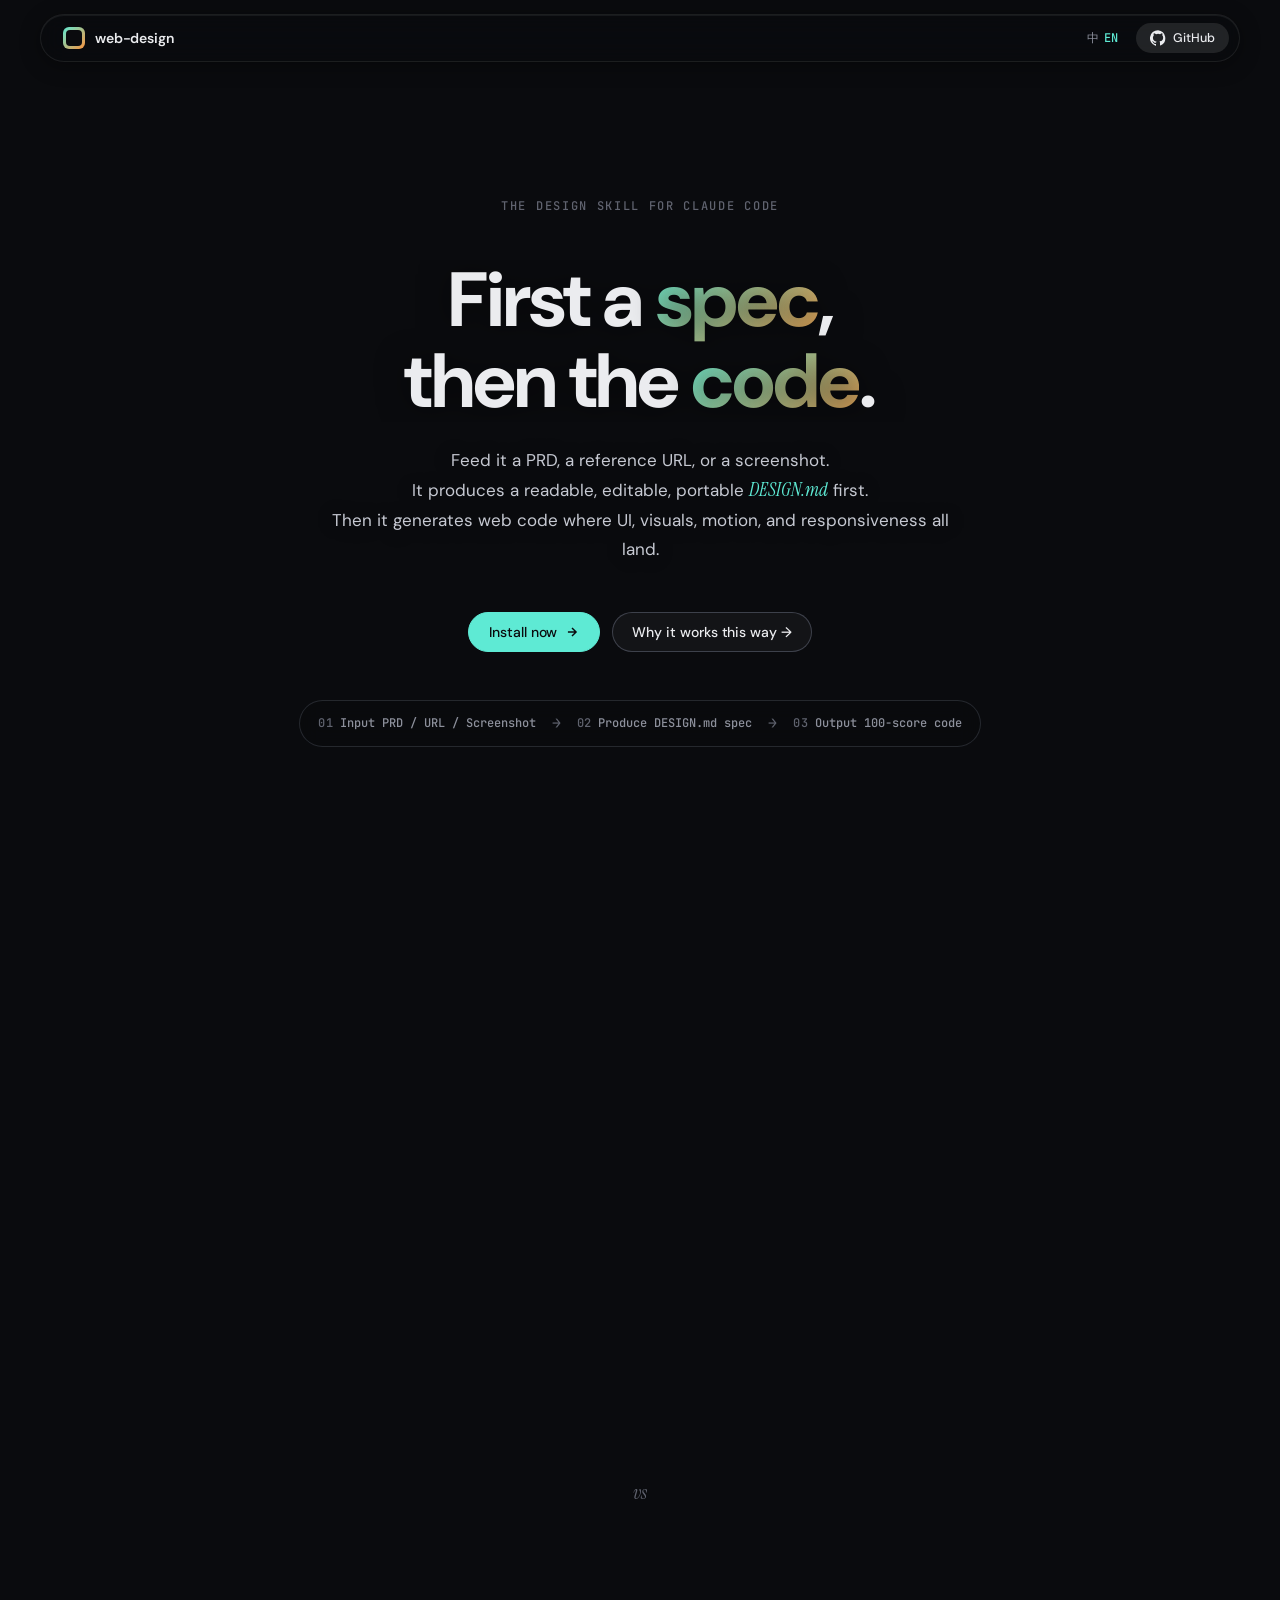
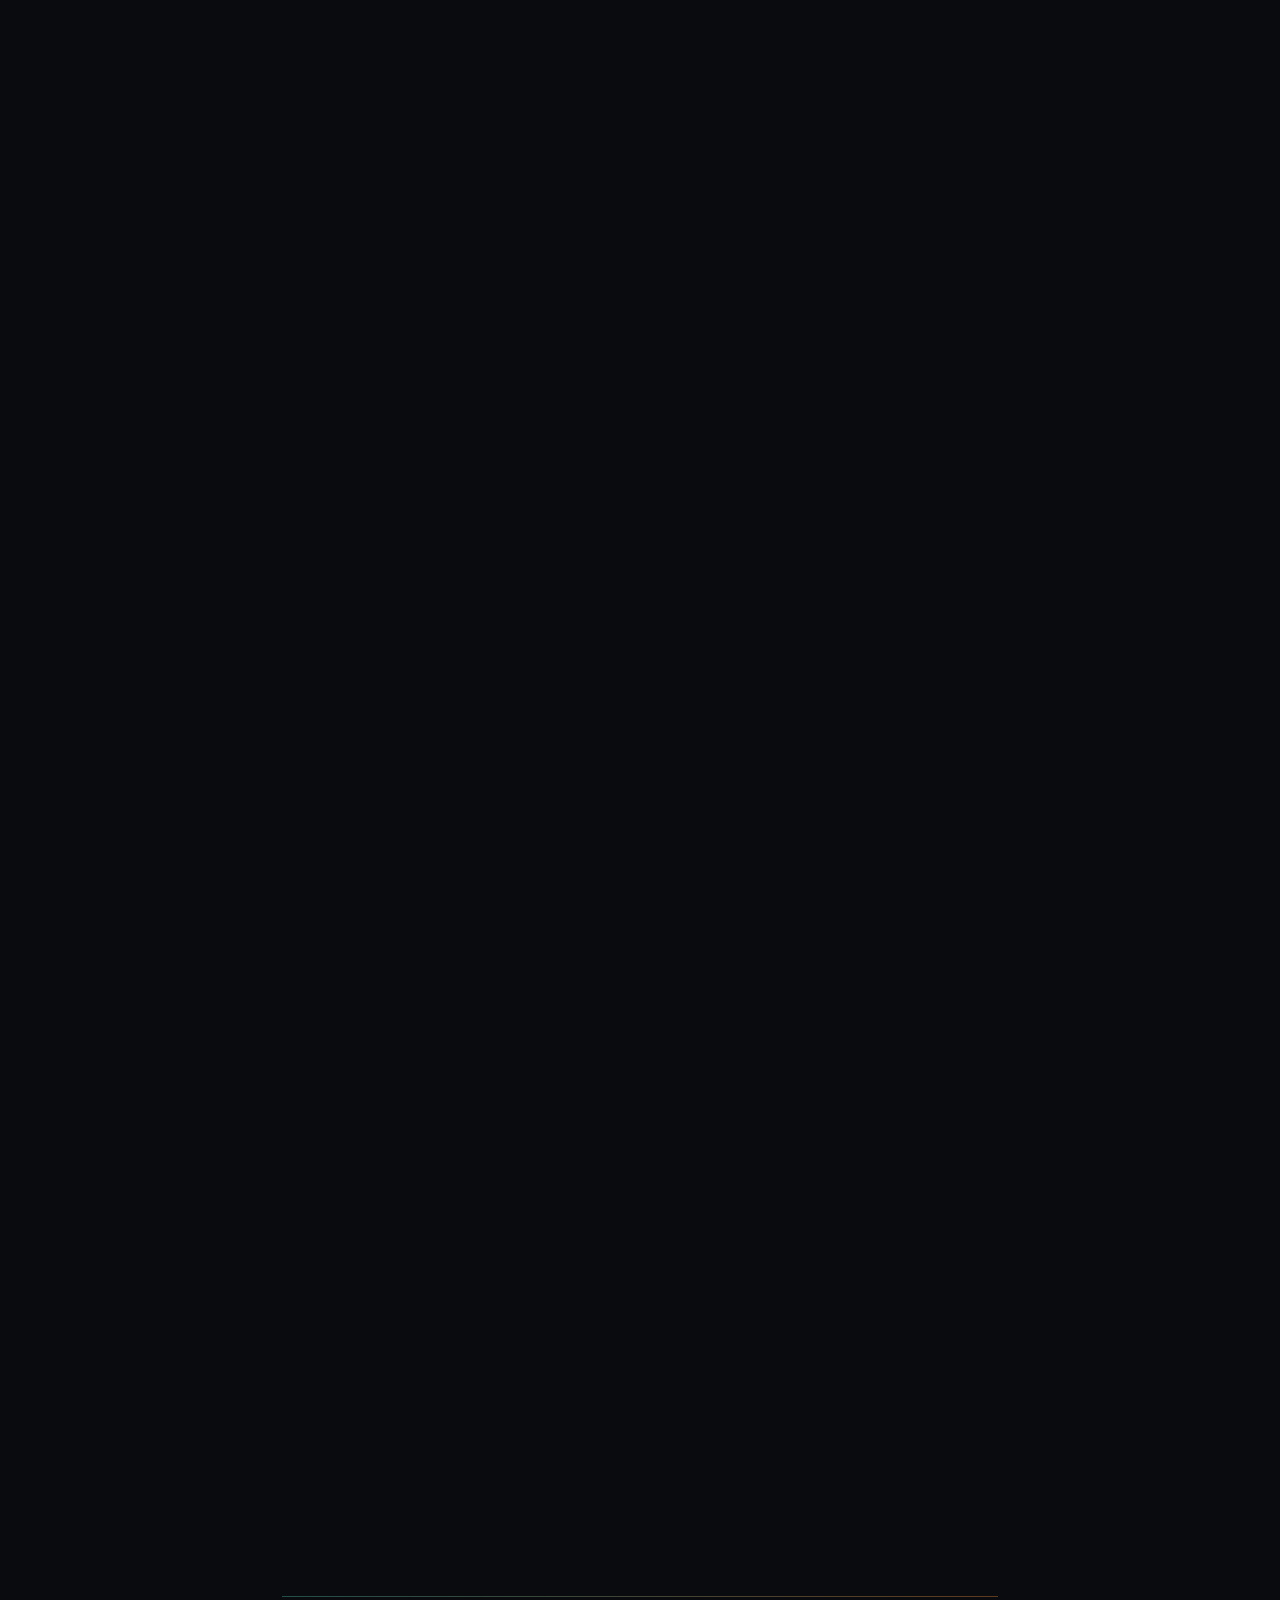
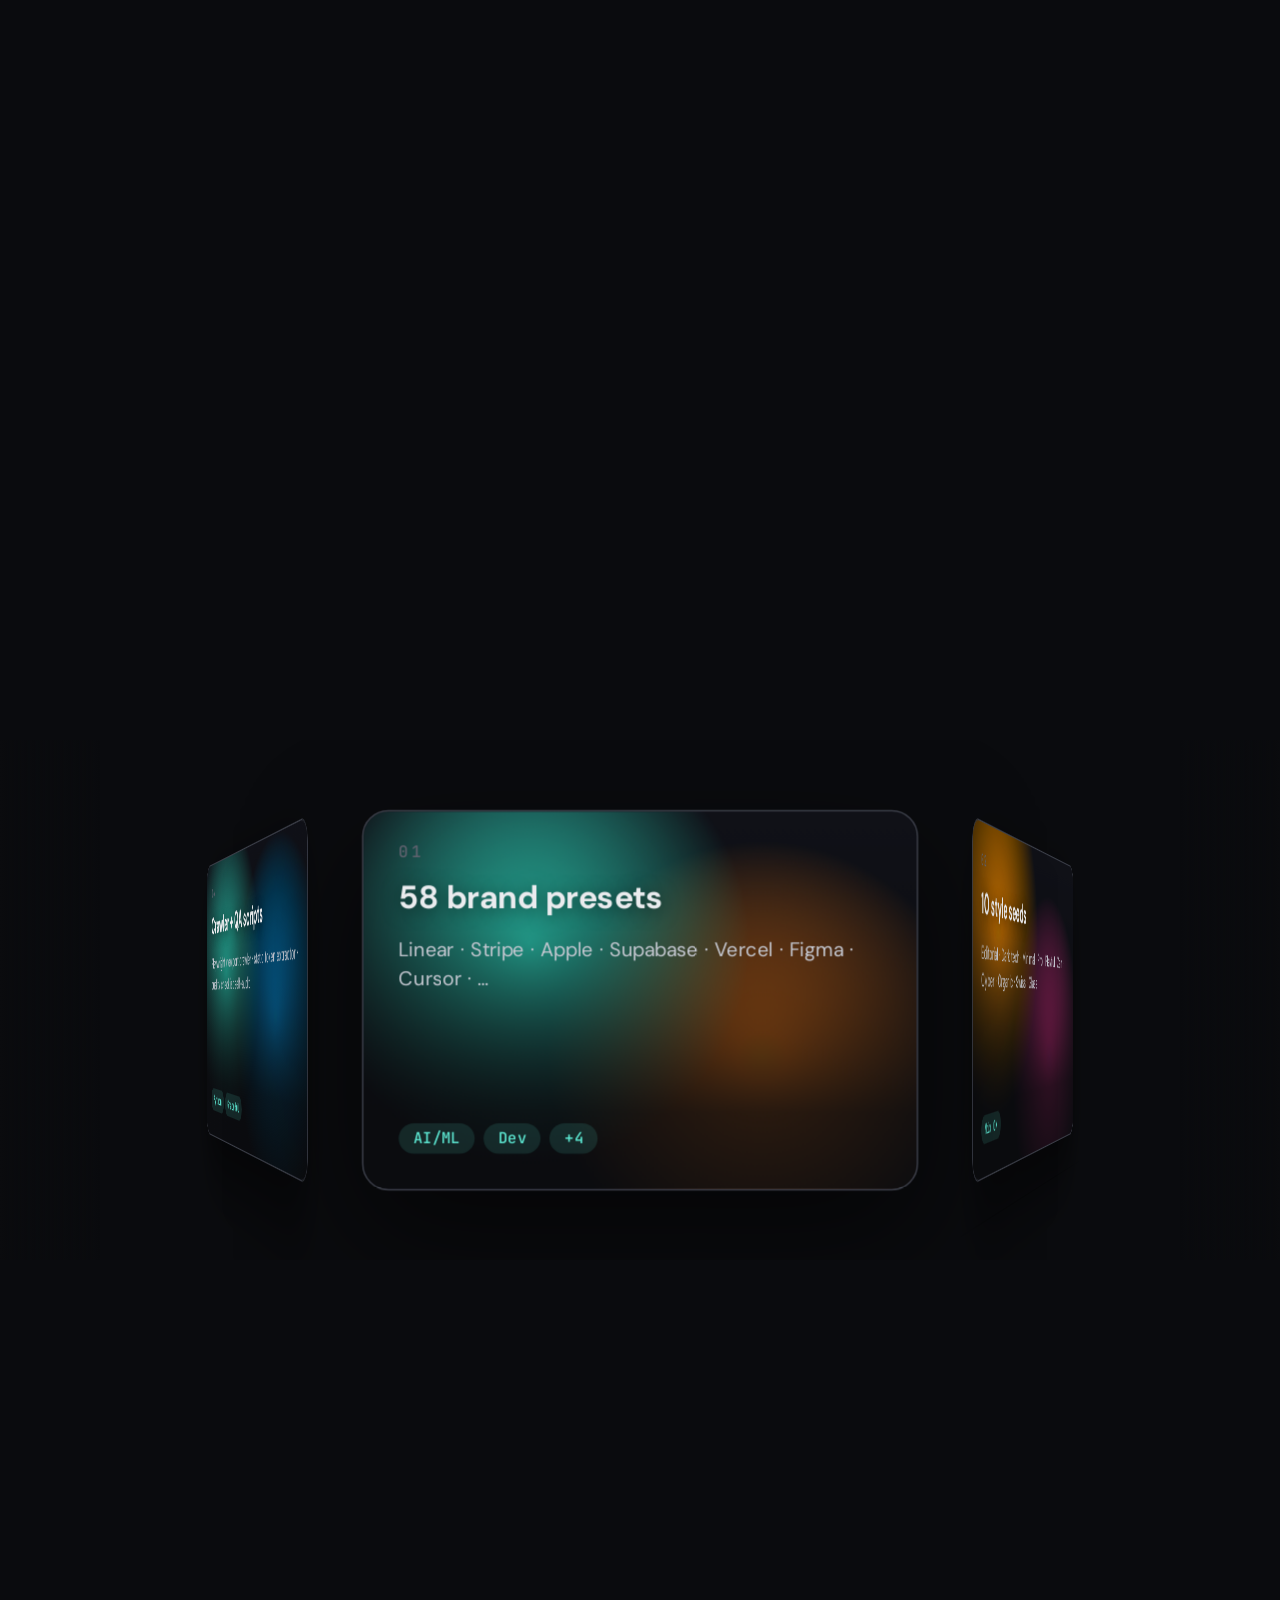
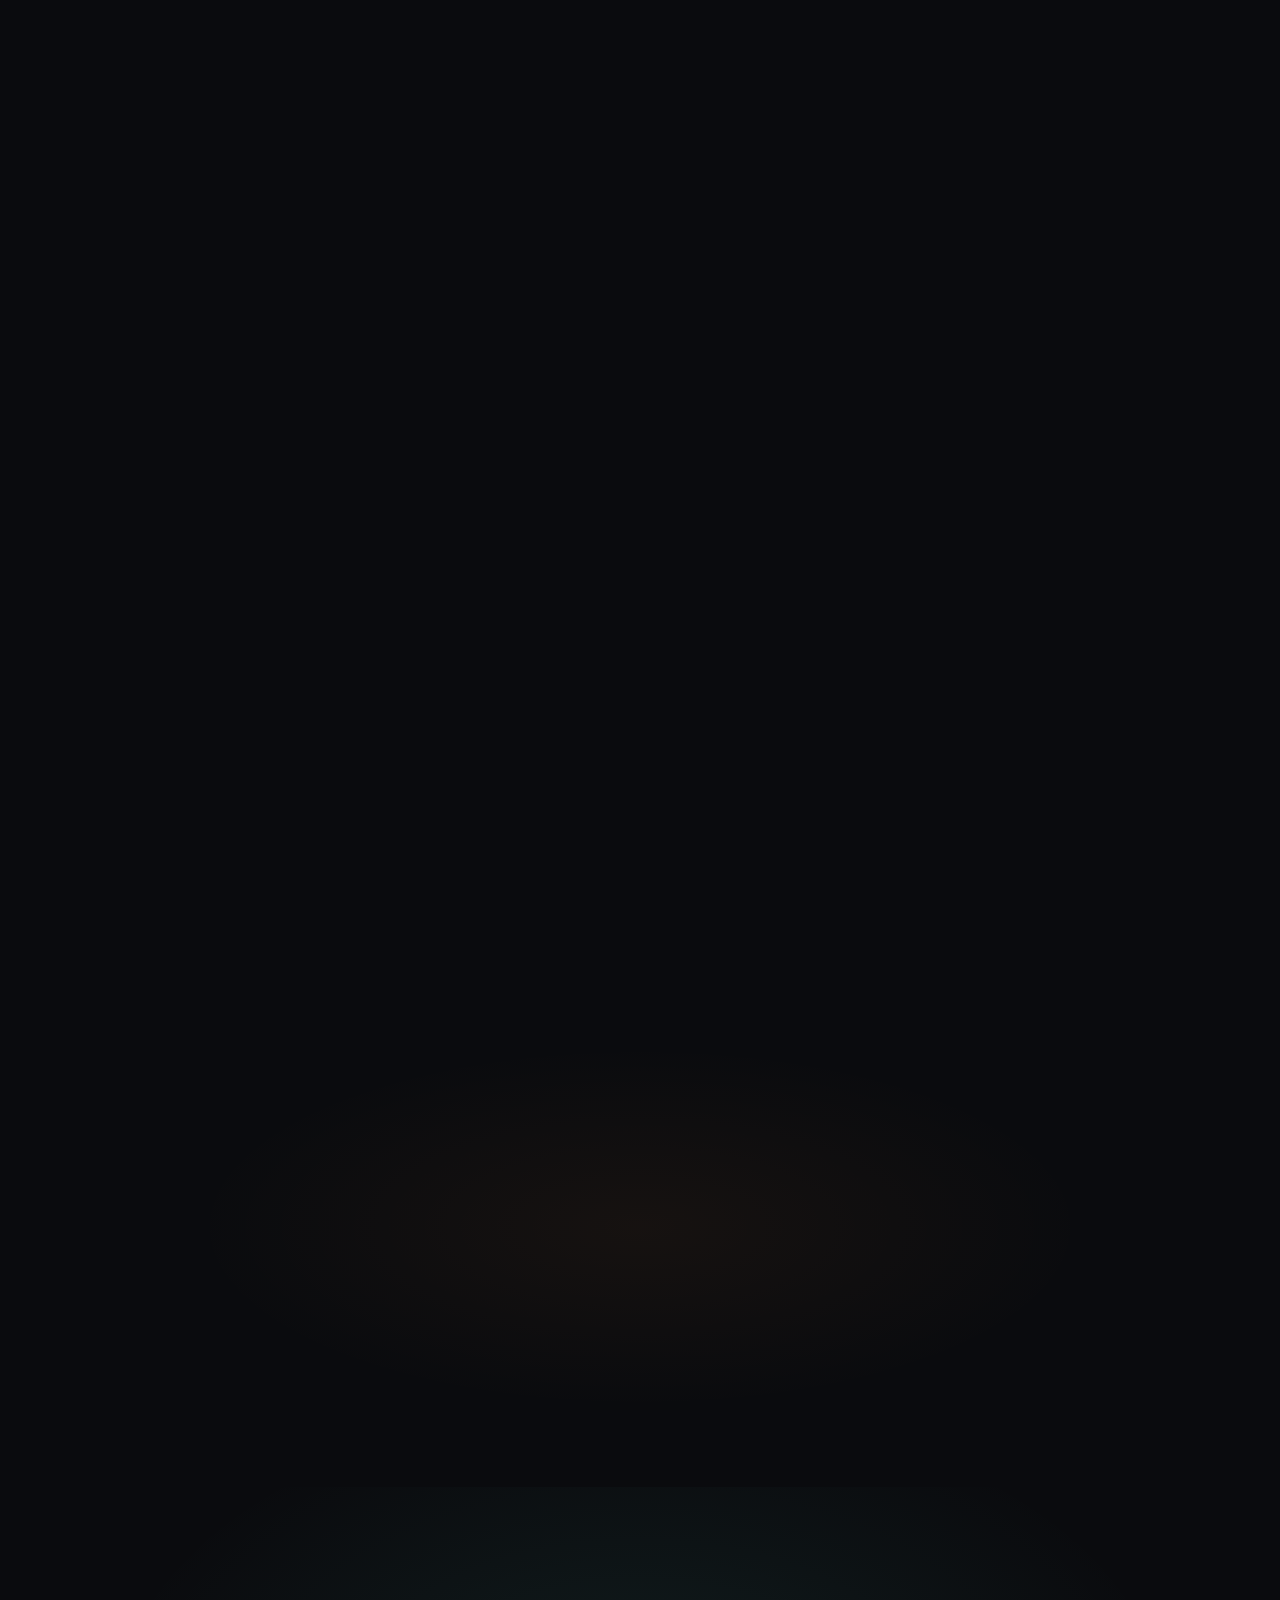
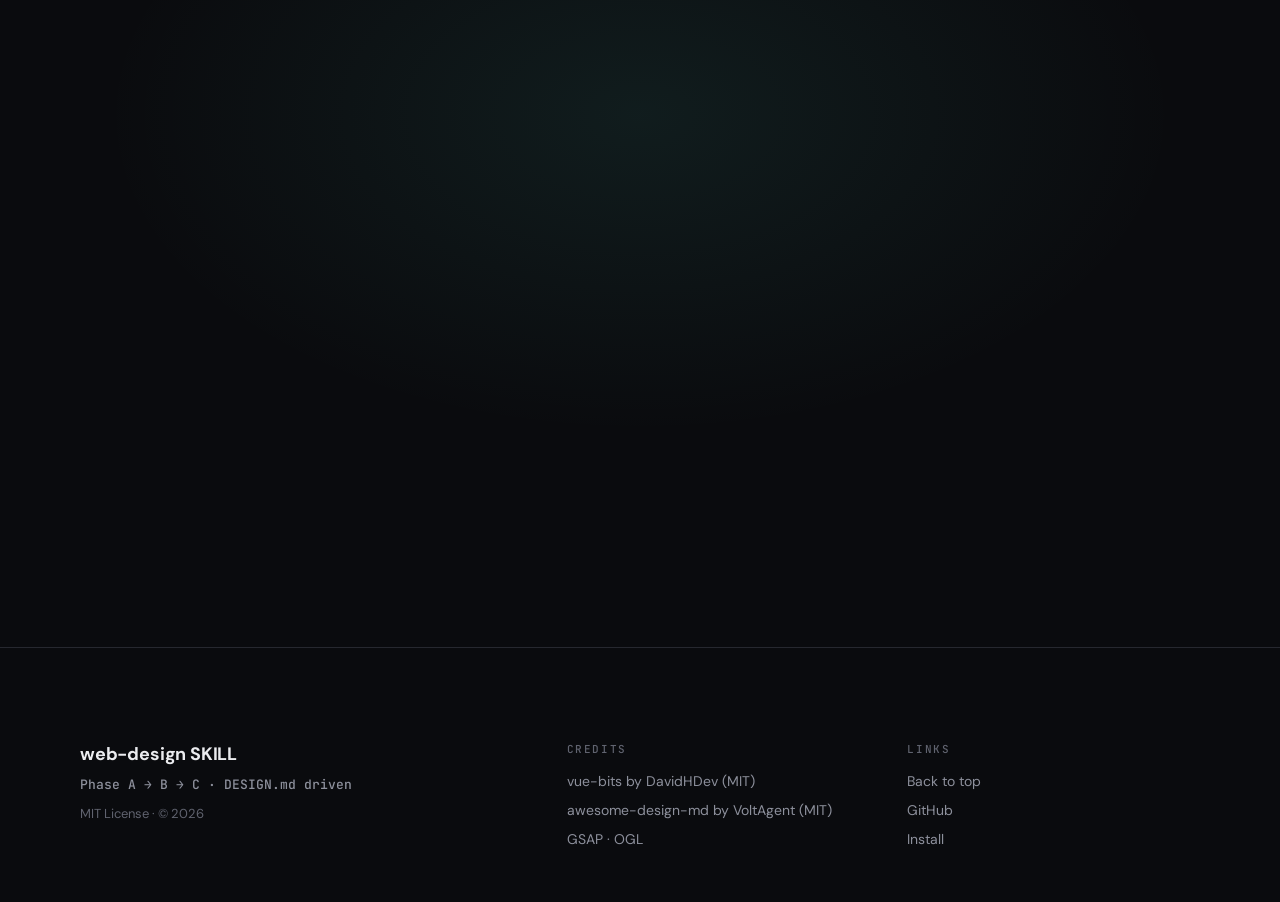
<file: skills/claude/web-design/docs/index.html>
<!DOCTYPE html>
<html lang="en" data-lang="en">
<head>
  <meta charset="UTF-8">
  <meta name="viewport" content="width=device-width, initial-scale=1.0">
  <title>web-design SKILL — Spec first, code second</title>
  <meta name="description" content="A design SKILL for Claude Code. Feed it a PRD, a reference URL, or a screenshot. It produces a readable, editable DESIGN.md spec first, then web code where UI, visuals, motion, and responsiveness all land.">
  <meta name="theme-color" content="#0a0b0e">

  <link rel="preconnect" href="https://fonts.googleapis.com">
  <link rel="preconnect" href="https://fonts.gstatic.com" crossorigin>
  <link rel="stylesheet" href="https://fonts.googleapis.com/css2?family=DM+Sans:opsz,wght@9..40,400..700&family=Instrument+Serif:ital@0;1&family=JetBrains+Mono:wght@400;500&family=Noto+Sans+SC:wght@400..700&display=swap">

  <link rel="stylesheet" href="styles.css">
</head>
<body>
  <div class="scroll-progress" aria-hidden="true"></div>

  <!-- Floating glass magnetic bar -->
  <nav class="nav" id="nav">
    <div class="nav-inner">
      <a href="#top" class="nav-logo">
        <span class="logo-mark" aria-hidden="true"></span>
        <span data-i18n="brand">web-design</span>
      </a>
      <div class="nav-right">
        <button class="lang-toggle" aria-label="Toggle language">
          <span class="lang-zh">中</span>
          <span class="lang-en">EN</span>
        </button>
        <a href="https://github.com/KAOPU-XiaoPu/web-design" target="_blank" rel="noopener" class="nav-github">
          <svg width="16" height="16" viewBox="0 0 24 24" fill="currentColor" aria-hidden="true"><path d="M12 .3a12 12 0 0 0-3.8 23.4c.6.1.8-.3.8-.6v-2.2c-3.3.7-4-1.6-4-1.6-.5-1.4-1.3-1.8-1.3-1.8-1.1-.7.1-.7.1-.7 1.2.1 1.8 1.2 1.8 1.2 1.1 1.8 2.8 1.3 3.5 1 .1-.8.4-1.3.8-1.6-2.7-.3-5.5-1.3-5.5-6a4.7 4.7 0 0 1 1.3-3.2c-.1-.4-.6-1.6.1-3.2 0 0 1-.3 3.3 1.2a11.5 11.5 0 0 1 6 0C17.3 4.5 18.3 4.8 18.3 4.8c.7 1.6.2 2.8.1 3.2a4.7 4.7 0 0 1 1.3 3.2c0 4.6-2.8 5.6-5.5 5.9.4.4.8 1.1.8 2.2v3.3c0 .3.2.7.8.6A12 12 0 0 0 12 .3"/></svg>
          <span>GitHub</span>
        </a>
      </div>
    </div>
  </nav>

  <!-- 1. HERO — GradientBlinds background + centered text -->
  <header id="top" class="hero">
    <div class="gradient-blinds" aria-hidden="true"></div>
    <div class="hero-vignette" aria-hidden="true"></div>

    <div class="hero-inner container">
      <div class="eyebrow hero-eyebrow-anim" data-i18n="hero.eyebrow">THE DESIGN SKILL FOR CLAUDE CODE</div>
      <h1 class="hero-title">
        <span data-i18n="hero.before">First a </span><span class="key-gradient" data-i18n="hero.spec">spec</span><span data-i18n="hero.comma">, </span><br>
        <span data-i18n="hero.before2">then the </span><span class="key-gradient" data-i18n="hero.code">code</span><span data-i18n="hero.period">.</span>
      </h1>
      <p class="hero-sub hero-sub-anim">
        <span data-i18n="hero.sub1">Feed it a PRD, a reference URL, or a screenshot.</span><br>
        <span data-i18n="hero.sub2">It produces a readable, editable, portable <em>DESIGN.md</em> first.</span><br>
        <span data-i18n="hero.sub3">Then it generates web code where UI, visuals, motion, and responsiveness all land.</span>
      </p>
      <div class="hero-ctas hero-ctas-anim">
        <a href="#install" class="btn-primary" data-magnetic>
          <span data-i18n="hero.cta1">Install now</span>
          <svg width="14" height="14" viewBox="0 0 24 24" fill="none" stroke="currentColor" stroke-width="2.5"><path d="M5 12h14M12 5l7 7-7 7"/></svg>
        </a>
        <a href="#why" class="btn-ghost" data-i18n="hero.cta2">Why it works this way →</a>
      </div>
      <div class="hero-steps hero-steps-anim">
        <div class="step"><span class="step-num">01</span><span data-i18n="step.1">Input PRD / URL / Screenshot</span></div>
        <div class="step-sep">→</div>
        <div class="step"><span class="step-num">02</span><span data-i18n="step.2">Produce DESIGN.md spec</span></div>
        <div class="step-sep">→</div>
        <div class="step"><span class="step-num">03</span><span data-i18n="step.3">Output 100-score code</span></div>
      </div>
    </div>
  </header>

  <!-- 2. WHY -->
  <section id="why" class="why">
    <div class="container">
      <div class="section-head reveal">
        <div class="eyebrow" data-i18n="why.eyebrow">WHY DESIGN.MD</div>
        <h2 class="section-h2" data-i18n="why.title">Why a spec first</h2>
        <p class="section-sub" data-i18n="why.sub">AI writes code directly vs. spec-first, code-second — not in the same league.</p>
      </div>

      <div class="why-compare">
        <div class="why-col why-col-bad reveal">
          <div class="why-tag bad" data-i18n="why.bad.tag">AI writes directly</div>
          <div class="why-demo">
            <div class="code-line"><span class="comment">/* hero.css */</span></div>
            <div class="code-line"><span class="prop">background:</span> <span class="val">#2a2a2a</span>;</div>
            <div class="code-line"><span class="prop">color:</span> <span class="val">#333</span>;</div>
            <div class="code-line"><span class="prop">padding:</span> <span class="val">12px</span>;</div>
            <div class="code-line bad-line"><span class="comment">/* footer.css — new palette again */</span></div>
            <div class="code-line bad-line"><span class="prop">background:</span> <span class="val">#1d1d1d</span>;</div>
            <div class="code-line bad-line"><span class="prop">color:</span> <span class="val">rgb(45,45,45)</span>;</div>
            <div class="code-line bad-line"><span class="prop">padding:</span> <span class="val">14px</span>;</div>
          </div>
          <ul class="why-ul">
            <li data-i18n="why.bad.l1">× Colors drift between pages</li>
            <li data-i18n="why.bad.l2">× Type sizes depend on AI memory</li>
            <li data-i18n="why.bad.l3">× Motion tier picked on a whim</li>
            <li data-i18n="why.bad.l4">× New tool or chat → start over</li>
          </ul>
        </div>

        <div class="why-divider" aria-hidden="true">vs</div>

        <div class="why-col why-col-good reveal">
          <div class="why-tag good" data-i18n="why.good.tag">DESIGN.md first, then code</div>
          <div class="why-demo demo-good">
            <div class="code-line"><span class="comment">/* tokens from DESIGN.md */</span></div>
            <div class="code-line"><span class="prop">--bg:</span> <span class="val accent">#0a0b0e</span>;</div>
            <div class="code-line"><span class="prop">--text-1:</span> <span class="val accent">#ebecef</span>;</div>
            <div class="code-line"><span class="prop">--sp-5:</span> <span class="val accent">24px</span>;</div>
            <div class="code-line good-line"><span class="comment">/* every page references the same set */</span></div>
            <div class="code-line good-line"><span class="sel">.hero</span> { <span class="prop">background:</span> <span class="val">var(--bg)</span>; }</div>
            <div class="code-line good-line"><span class="sel">.footer</span> { <span class="prop">background:</span> <span class="val">var(--bg)</span>; }</div>
          </div>
          <ul class="why-ul">
            <li data-i18n="why.good.l1">✓ Colors, type, spacing all named</li>
            <li data-i18n="why.good.l2">✓ Consistent across pages</li>
            <li data-i18n="why.good.l3">✓ Portable across AI tools</li>
            <li data-i18n="why.good.l4">✓ Edit one DESIGN.md line, site-wide</li>
          </ul>
        </div>
      </div>
    </div>
  </section>

  <!-- 3. THREE INPUTS (simple 3-column grid) -->
  <section id="inputs" class="three-inputs">
    <div class="container">
      <div class="section-head reveal">
        <div class="eyebrow" data-i18n="inputs.eyebrow">THREE INPUTS · ONE OUTPUT</div>
        <h2 class="section-h2" data-i18n="inputs.title">Start from anywhere</h2>
        <p class="section-sub" data-i18n="inputs.sub">A PRD, a reference URL, a screenshot — or any combination. The SKILL decides where to extract design cues from.</p>
      </div>

      <div class="inputs-grid">
        <article class="input-item reveal">
          <div class="input-preview">
            <div class="preview-prd">
              <div class="p-h1"># Product</div>
              <div class="p-p">Tagline: an AI collaborator for designers</div>
              <div class="p-h2">## Target users</div>
              <div class="p-p">Indie designers · small teams</div>
              <div class="p-h2">## Core pages</div>
              <div class="p-p">Landing · Features · Pricing</div>
            </div>
          </div>
          <div class="input-body">
            <div class="input-num">01 / 03</div>
            <h3 class="input-title" data-i18n="input.1.title">PRD document</h3>
            <p class="input-desc" data-i18n="input.1.desc">Derives direction from positioning, audience, pages and competitors.</p>
          </div>
        </article>

        <article class="input-item reveal">
          <div class="input-preview">
            <div class="preview-url">
              <div class="url-bar">linear.app</div>
              <div class="token-row"><span class="chip" style="background:#5E6AD2"></span>#5E6AD2</div>
              <div class="token-row"><span class="chip" style="background:#0a0a0a"></span>#0A0A0A</div>
              <div class="token-row"><span class="chip" style="background:#f7f8f8"></span>#F7F8F8</div>
              <div class="token-row" style="color:#8d909c">Inter · 48/24/16</div>
              <div class="token-row" style="color:#5EEAD4">48 tokens ✓</div>
            </div>
          </div>
          <div class="input-body">
            <div class="input-num">02 / 03</div>
            <h3 class="input-title" data-i18n="input.2.title">Reference URL</h3>
            <p class="input-desc" data-i18n="input.2.desc">Playwright crawler extracts palette, fonts, spacing and motion — 48 tokens in seconds.</p>
          </div>
        </article>

        <article class="input-item reveal">
          <div class="input-preview">
            <div class="preview-shot">
              <span class="shot-anno">screenshot.png</span>
            </div>
          </div>
          <div class="input-body">
            <div class="input-num">03 / 03</div>
            <h3 class="input-title" data-i18n="input.3.title">Screenshot / Sketch</h3>
            <p class="input-desc" data-i18n="input.3.desc">Extracts mood, temperature, density and type tone straight from pixels. Reliable fallback.</p>
          </div>
        </article>
      </div>
    </div>
  </section>

  <!-- 4. WORKFLOW (3 cards horizontal, no pin) -->
  <section id="workflow" class="workflow">
    <div class="container">
      <div class="section-head reveal">
        <div class="eyebrow" data-i18n="wf.eyebrow">WORKFLOW · THREE PHASES</div>
        <h2 class="section-h2" data-i18n="wf.title">A → B → C · three phases</h2>
        <p class="section-sub" data-i18n="wf.sub">No one-shot shortcut. Each phase leaves you an approval gate.</p>
      </div>

      <div class="phases-grid">
        <article class="phase-card reveal">
          <div class="phase-card-head">
            <div class="phase-badge">A</div>
            <div>
              <div class="phase-step-label">PHASE A</div>
              <div class="phase-step-name" data-i18n="wf.a.name">Understand</div>
            </div>
          </div>
          <p class="phase-desc" data-i18n="wf.a.desc">Extract design cues from PRD / URL / screenshot / keywords / brand name; fallback chain has your back.</p>
          <div class="phase-out">
            <div class="po-h">// extracted</div>
            <ul class="po-list">
              <li data-i18n="wf.a.o1">· Tone keywords × 5</li>
              <li data-i18n="wf.a.o2">· Competitor tokens × 48</li>
              <li data-i18n="wf.a.o3">· Interaction tier suggestion</li>
            </ul>
          </div>
        </article>

        <article class="phase-card reveal">
          <div class="phase-card-head">
            <div class="phase-badge">B</div>
            <div>
              <div class="phase-step-label">PHASE B</div>
              <div class="phase-step-name" data-i18n="wf.b.name">Produce DESIGN.md</div>
            </div>
          </div>
          <p class="phase-desc" data-i18n="wf.b.desc">A full 9-section spec. Once you approve it, it lives in your project and can be edited by hand.</p>
          <div class="phase-out">
            <div class="po-h">// DESIGN.md · 9 sections</div>
            <ul class="po-list">
              <li>· Color · Type · Component</li>
              <li>· Layout · Motion · Depth</li>
              <li>· Do's / Don'ts · Responsive</li>
            </ul>
          </div>
        </article>

        <article class="phase-card reveal">
          <div class="phase-card-head">
            <div class="phase-badge">C</div>
            <div>
              <div class="phase-step-label">PHASE C</div>
              <div class="phase-step-name" data-i18n="wf.c.name">Generate code</div>
            </div>
          </div>
          <p class="phase-desc" data-i18n="wf.c.desc">Strictly follows the spec. Self-audits against the 100-score checklist. Diff-audits when a reference exists.</p>
          <div class="phase-out">
            <div class="po-h">// audit · 100-score</div>
            <ul class="po-list">
              <li>✓ 0 hardcoded hex</li>
              <li data-i18n="wf.c.o2">✓ All component states covered</li>
              <li data-i18n="wf.c.o3">✓ Responsive + reduced-motion</li>
            </ul>
          </div>
        </article>
      </div>
    </div>
  </section>

  <!-- 5. WHAT'S INSIDE — 3D RollingGallery cylinder -->
  <section id="inside" class="whats-inside">
    <div class="container">
      <div class="section-head reveal">
        <div class="eyebrow" data-i18n="inside.eyebrow">WHAT'S INSIDE</div>
        <h2 class="section-h2" data-i18n="inside.title">A full design asset vault</h2>
        <p class="section-sub" data-i18n="inside.sub">The SKILL ships with its own reference library — drag to spin, hover to pause.</p>
      </div>
    </div>

    <div class="rolling-gallery" data-autoplay="true" data-pause-on-hover="true">
      <div class="rolling-viewport">
        <div class="rolling-track" role="list">
          <div class="rolling-face" style="--i:0" role="listitem">
            <div class="rolling-card card-1">
              <div class="rc-num">01</div>
              <h3 class="rc-title" data-i18n="art.1.title">58 brand presets</h3>
              <p class="rc-body" data-i18n="art.1.body">Linear · Stripe · Apple · Supabase · Vercel · Figma · Cursor · …</p>
              <div class="rc-tags"><span class="tag">AI/ML</span><span class="tag">Dev</span><span class="tag">+4</span></div>
            </div>
          </div>
          <div class="rolling-face" style="--i:1" role="listitem">
            <div class="rolling-card card-2">
              <div class="rc-num">02</div>
              <h3 class="rc-title" data-i18n="art.2.title">10 style seeds</h3>
              <p class="rc-body" data-i18n="art.2.body">Editorial · Dark tech · Minimal · Pro · Playful · Zen · Cyber · Organic · Swiss · Glass</p>
              <div class="rc-tags"><span class="tag">Mix OK</span></div>
            </div>
          </div>
          <div class="rolling-face" style="--i:2" role="listitem">
            <div class="rolling-card card-3">
              <div class="rc-num">03</div>
              <h3 class="rc-title" data-i18n="art.3.title">3 interaction tiers</h3>
              <p class="rc-body" data-i18n="art.3.body">L1 static · L2 fluid · L3 immersive (pin + 3D + WebGL)</p>
              <div class="rc-tags"><span class="tag">L1</span><span class="tag">L2</span><span class="tag tag-warm">L3</span></div>
            </div>
          </div>
          <div class="rolling-face" style="--i:3" role="listitem">
            <div class="rolling-card card-4">
              <div class="rc-num">04</div>
              <h3 class="rc-title" data-i18n="art.4.title">7 scene defaults</h3>
              <p class="rc-body" data-i18n="art.4.body">Landing · Portfolio · Blog · Dashboard · PPT · App UI · Email</p>
              <div class="rc-tags"><span class="tag">Scene-driven</span></div>
            </div>
          </div>
          <div class="rolling-face" style="--i:4" role="listitem">
            <div class="rolling-card card-5">
              <div class="rc-num">05</div>
              <h3 class="rc-title" data-i18n="art.5.title">Motion library · 124</h3>
              <p class="rc-body" data-i18n="art.5.body">Text 24 + Animations 29 + Components 32 + Backgrounds 40, curated per style.</p>
              <div class="rc-tags"><span class="tag">MIT credited</span></div>
            </div>
          </div>
          <div class="rolling-face" style="--i:5" role="listitem">
            <div class="rolling-card card-6">
              <div class="rc-num">06</div>
              <h3 class="rc-title" data-i18n="art.6.title">Crawler + QA scripts</h3>
              <p class="rc-body" data-i18n="art.6.body">Playwright viewport crawler · static token extractor · quality checklist self-audit.</p>
              <div class="rc-tags"><span class="tag">Python</span><span class="tag">Graceful</span></div>
            </div>
          </div>
        </div>
      </div>
    </div>
  </section>

  <!-- 6. SHOWCASE — 3D hula-hoop perspective ring -->
  <section id="showcase" class="showcase">
    <div class="container">
      <div class="section-head reveal">
        <div class="eyebrow" data-i18n="showcase.eyebrow">BUILT WITH</div>
        <h2 class="section-h2" data-i18n="showcase.title">Made with this SKILL</h2>
      </div>
    </div>

    <div class="dome-root reveal" data-count="10">
      <div class="dome-main">
        <div class="dome-stage">
          <div class="dome-sphere">
            <!-- tiles injected by JS -->
          </div>
        </div>
        <div class="dome-overlay"></div>
        <div class="dome-overlay dome-overlay--blur"></div>
        <div class="dome-edge dome-edge--top"></div>
        <div class="dome-edge dome-edge--bottom"></div>
      </div>

      <!-- image palette · JS clones these into every tile on the sphere -->
      <template class="dome-palette">
        <img class="dome-img" src="images/optimized/01.webp" alt="">
        <img class="dome-img" src="images/optimized/02.webp" alt="">
        <img class="dome-img" src="images/optimized/03.webp" alt="">
        <img class="dome-img" src="images/optimized/04.webp" alt="">
        <img class="dome-img" src="images/optimized/05.webp" alt="">
        <img class="dome-img" src="images/optimized/06.webp" alt="">
        <img class="dome-img" src="images/optimized/07.webp" alt="">
        <img class="dome-img" src="images/optimized/08.webp" alt="">
        <img class="dome-img" src="images/optimized/09.webp" alt="">
        <img class="dome-img" src="images/optimized/10.webp" alt="">
        <img class="dome-img" src="images/optimized/11.webp" alt="">
        <img class="dome-img" src="images/optimized/12.webp" alt="">
        <img class="dome-img" src="images/optimized/13.webp" alt="">
        <img class="dome-img" src="images/optimized/14.webp" alt="">
        <img class="dome-img" src="images/optimized/15.webp" alt="">
        <img class="dome-img" src="images/optimized/16.webp" alt="">
        <img class="dome-img" src="images/optimized/17.webp" alt="">
        <img class="dome-img" src="images/optimized/18.webp" alt="">
        <img class="dome-img" src="images/optimized/19.webp" alt="">
        <img class="dome-img" src="images/optimized/20.webp" alt="">
        <img class="dome-img" src="images/optimized/21.webp" alt="">
        <img class="dome-img" src="images/optimized/22.webp" alt="">
        <img class="dome-img" src="images/optimized/23.webp" alt="">
        <img class="dome-img" src="images/optimized/24.webp" alt="">
        <img class="dome-img" src="images/optimized/25.webp" alt="">
        <img class="dome-img" src="images/optimized/26.webp" alt="">
        <img class="dome-img" src="images/optimized/27.webp" alt="">
        <img class="dome-img" src="images/optimized/28.webp" alt="">
        <img class="dome-img" src="images/optimized/29.webp" alt="">
        <img class="dome-img" src="images/optimized/30.webp" alt="">
        <img class="dome-img" src="images/optimized/31.webp" alt="">
        <img class="dome-img" src="images/optimized/32.webp" alt="">
        <img class="dome-img" src="images/optimized/33.webp" alt="">
        <img class="dome-img" src="images/optimized/34.webp" alt="">
        <img class="dome-img" src="images/optimized/35.webp" alt="">
        <img class="dome-img" src="images/optimized/36.webp" alt="">
        <img class="dome-img" src="images/optimized/37.webp" alt="">
        <img class="dome-img" src="images/optimized/38.webp" alt="">
        <img class="dome-img" src="images/optimized/39.webp" alt="">
        <img class="dome-img" src="images/optimized/40.webp" alt="">
        <img class="dome-img" src="images/optimized/41.webp" alt="">
        <img class="dome-img" src="images/optimized/42.webp" alt="">
      </template>
    </div>
  </section>

  <!-- 7. MADE BY — author card -->
  <section id="author" class="author">
    <div class="author-inner reveal">
      <div class="eyebrow" data-i18n="author.eyebrow">MADE BY</div>
      <div class="author-avatar">
        <img src="images/preview/avatar.webp" alt="小普 · XiaoPu">
      </div>
      <h3 class="author-name">小普 · XiaoPu</h3>
      <p class="author-bio" data-i18n="author.bio">web-design is a side project. If it saves you time, a star on GitHub helps keep it actively maintained.</p>
      <div class="author-links">
        <a class="author-btn author-btn-icon" href="https://github.com/KAOPU-XiaoPu/web-design" target="_blank" rel="noopener" aria-label="GitHub">
          <svg width="16" height="16" viewBox="0 0 24 24" fill="currentColor" aria-hidden="true"><path d="M12 .3a12 12 0 0 0-3.8 23.4c.6.1.8-.3.8-.6v-2.2c-3.3.7-4-1.6-4-1.6-.5-1.4-1.3-1.8-1.3-1.8-1.1-.7.1-.7.1-.7 1.2.1 1.8 1.2 1.8 1.2 1.1 1.8 2.8 1.3 3.5 1 .1-.8.4-1.3.8-1.6-2.7-.3-5.5-1.3-5.5-6a4.7 4.7 0 0 1 1.3-3.2c-.1-.4-.6-1.6.1-3.2 0 0 1-.3 3.3 1.2a11.5 11.5 0 0 1 6 0C17.3 4.5 18.3 4.8 18.3 4.8c.7 1.6.2 2.8.1 3.2a4.7 4.7 0 0 1 1.3 3.2c0 4.6-2.8 5.6-5.5 5.9.4.4.8 1.1.8 2.2v3.3c0 .3.2.7.8.6A12 12 0 0 0 12 .3"/></svg>
        </a>
        <a class="author-btn" href="https://www.woshipm.com/u/1535316" target="_blank" rel="noopener">
          <span class="author-btn-dot" aria-hidden="true">人</span>
          <span>人人都是产品经理</span>
        </a>
      </div>
    </div>
  </section>

  <!-- 8. INSTALL -->
  <section id="install" class="install">
    <div class="container install-inner reveal">
      <div class="eyebrow" data-i18n="install.eyebrow">INSTALL · IT'S OPEN SOURCE</div>
      <h2 class="install-title">
        <span data-i18n="install.free">Free</span> <span data-i18n="install.open">open-source</span>.<br>
        <em>Clone</em> <span data-i18n="install.works">to run</span>.
      </h2>
      <p class="section-sub" data-i18n="install.sub">No account. No API key. No subscription.</p>

      <div class="codeblock">
        <span class="prompt" aria-hidden="true">$</span>
        <code class="cmd">git clone https://github.com/KAOPU-XiaoPu/web-design ~/.claude/skills/web-design</code>
        <button class="copy-btn" data-cmd="git clone https://github.com/KAOPU-XiaoPu/web-design ~/.claude/skills/web-design">
          <span class="copy-label" data-i18n="install.copy">Copy</span>
          <span class="copy-toast" data-i18n="install.toast">In your clipboard →</span>
        </button>
      </div>

      <div class="install-req">
        <span data-i18n="install.req">Requires</span>
        <a href="https://claude.com/claude-code" target="_blank" rel="noopener">Claude Code</a>
      </div>

      <div class="install-ctas">
        <a href="https://github.com/KAOPU-XiaoPu/web-design" target="_blank" rel="noopener" class="btn-primary" data-magnetic>
          <svg width="16" height="16" viewBox="0 0 24 24" fill="currentColor" aria-hidden="true"><path d="M12 .3a12 12 0 0 0-3.8 23.4c.6.1.8-.3.8-.6v-2.2c-3.3.7-4-1.6-4-1.6-.5-1.4-1.3-1.8-1.3-1.8-1.1-.7.1-.7.1-.7 1.2.1 1.8 1.2 1.8 1.2 1.1 1.8 2.8 1.3 3.5 1 .1-.8.4-1.3.8-1.6-2.7-.3-5.5-1.3-5.5-6a4.7 4.7 0 0 1 1.3-3.2c-.1-.4-.6-1.6.1-3.2 0 0 1-.3 3.3 1.2a11.5 11.5 0 0 1 6 0C17.3 4.5 18.3 4.8 18.3 4.8c.7 1.6.2 2.8.1 3.2a4.7 4.7 0 0 1 1.3 3.2c0 4.6-2.8 5.6-5.5 5.9.4.4.8 1.1.8 2.2v3.3c0 .3.2.7.8.6A12 12 0 0 0 12 .3"/></svg>
          <span data-i18n="install.github">View on GitHub</span>
        </a>
      </div>
    </div>
  </section>

  <!-- Footer -->
  <footer class="footer">
    <div class="container footer-grid">
      <div class="footer-col footer-brand">
        <div class="footer-title">web-design SKILL</div>
        <p class="footer-tag" data-i18n="footer.tag">Phase A → B → C · DESIGN.md driven</p>
        <p class="footer-meta">MIT License · © 2026</p>
      </div>
      <div class="footer-col">
        <div class="footer-h" data-i18n="footer.credits">Credits</div>
        <ul class="footer-list">
          <li><a href="https://github.com/DavidHDev/vue-bits" target="_blank" rel="noopener">vue-bits</a> by DavidHDev (MIT)</li>
          <li><a href="https://github.com/VoltAgent/awesome-design-md" target="_blank" rel="noopener">awesome-design-md</a> by VoltAgent (MIT)</li>
          <li>GSAP · OGL</li>
        </ul>
      </div>
      <div class="footer-col">
        <div class="footer-h" data-i18n="footer.links">Links</div>
        <ul class="footer-list">
          <li><a href="#top" data-i18n="footer.top">Back to top</a></li>
          <li><a href="https://github.com/KAOPU-XiaoPu/web-design" target="_blank" rel="noopener">GitHub</a></li>
          <li><a href="#install" data-i18n="footer.install">Install</a></li>
        </ul>
      </div>
    </div>
  </footer>

  <!-- Scripts -->
  <script src="https://cdn.jsdelivr.net/npm/gsap@3.12.5/dist/gsap.min.js"></script>
  <script type="module" src="app.js"></script>
</body>
</html>
</file>
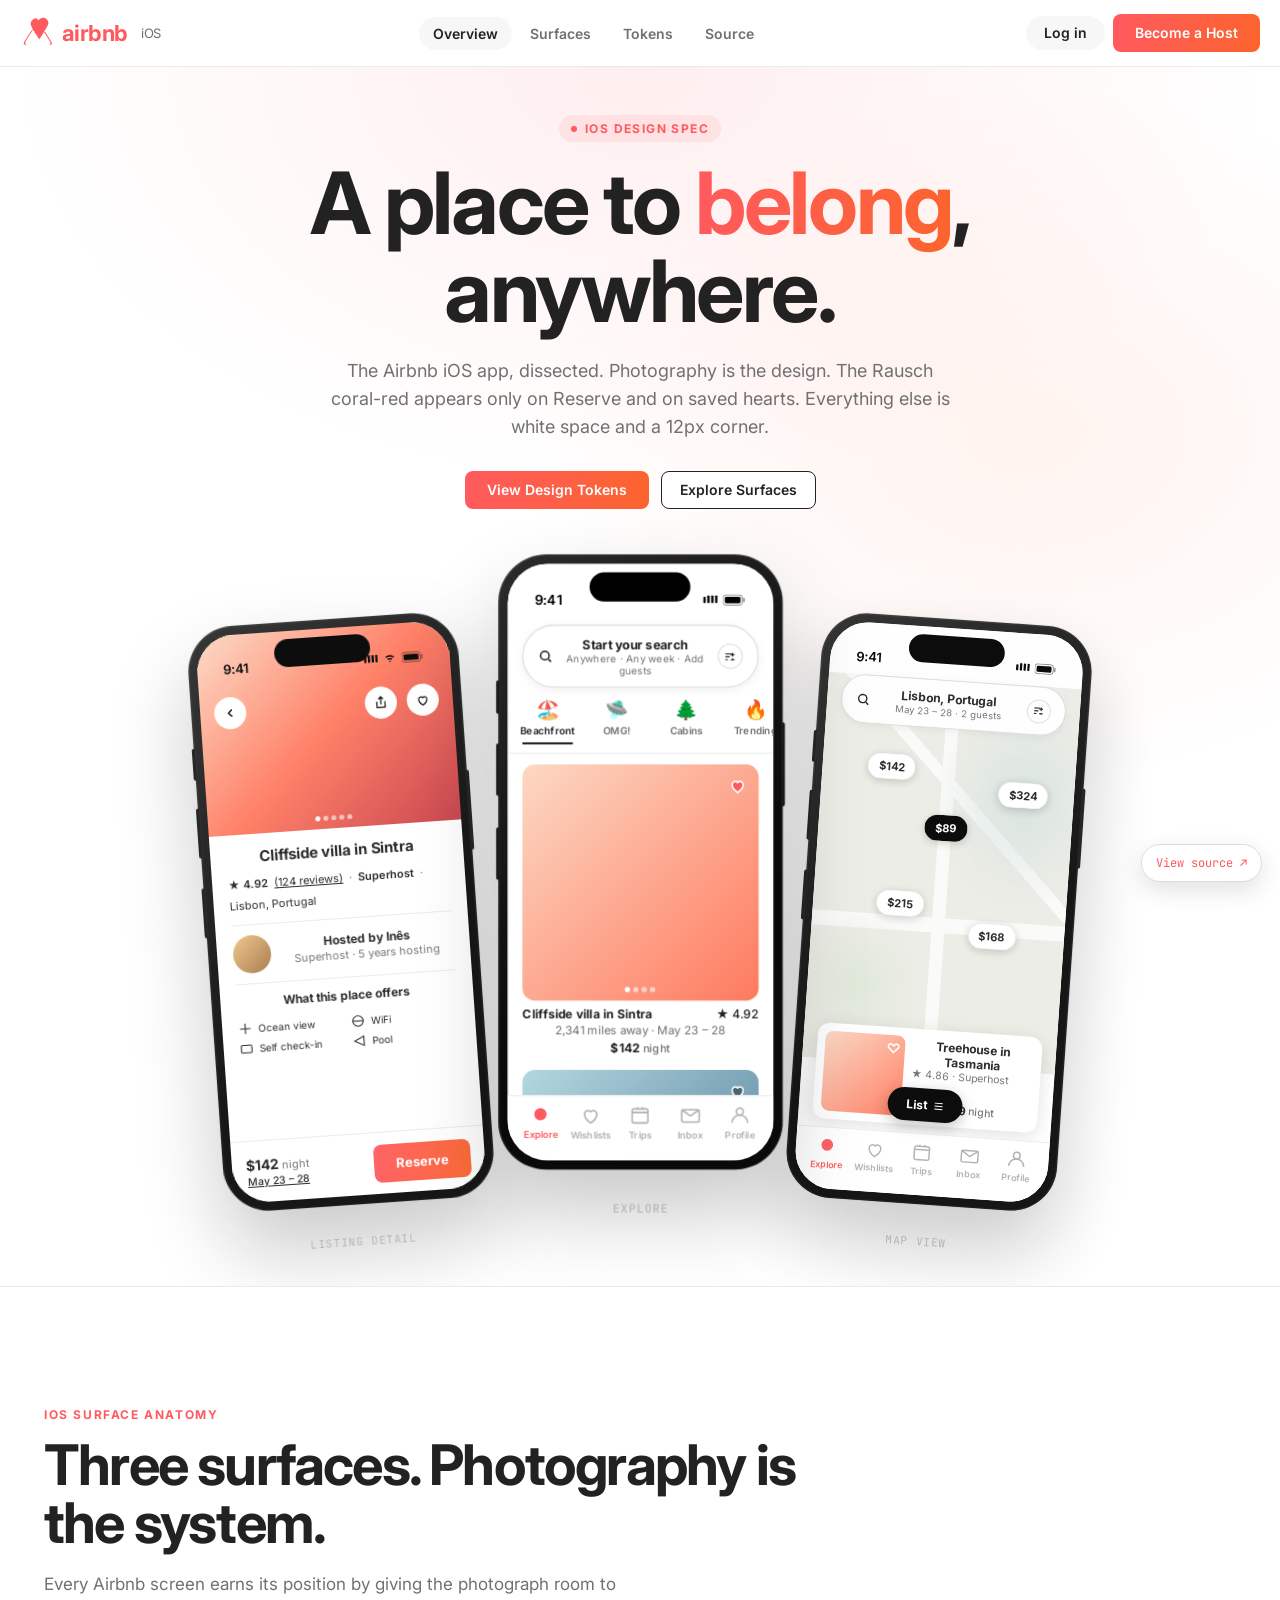
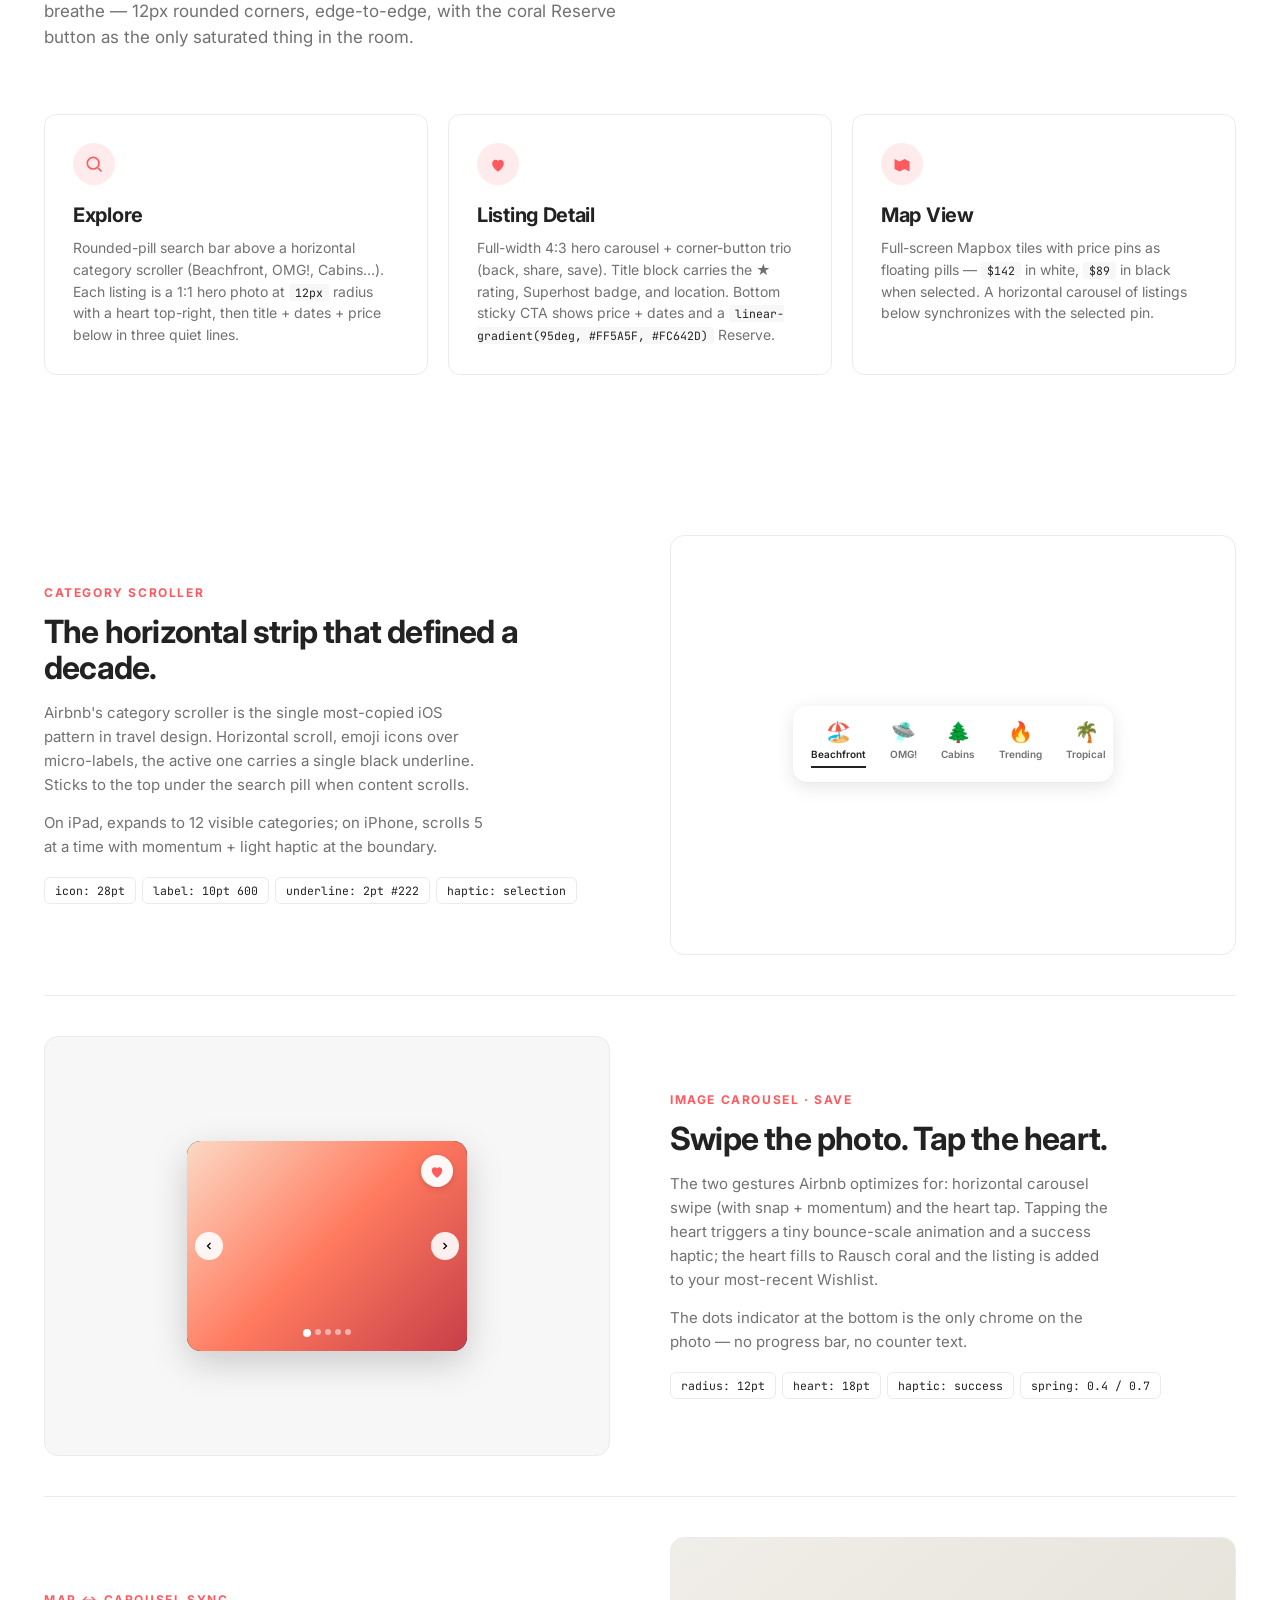
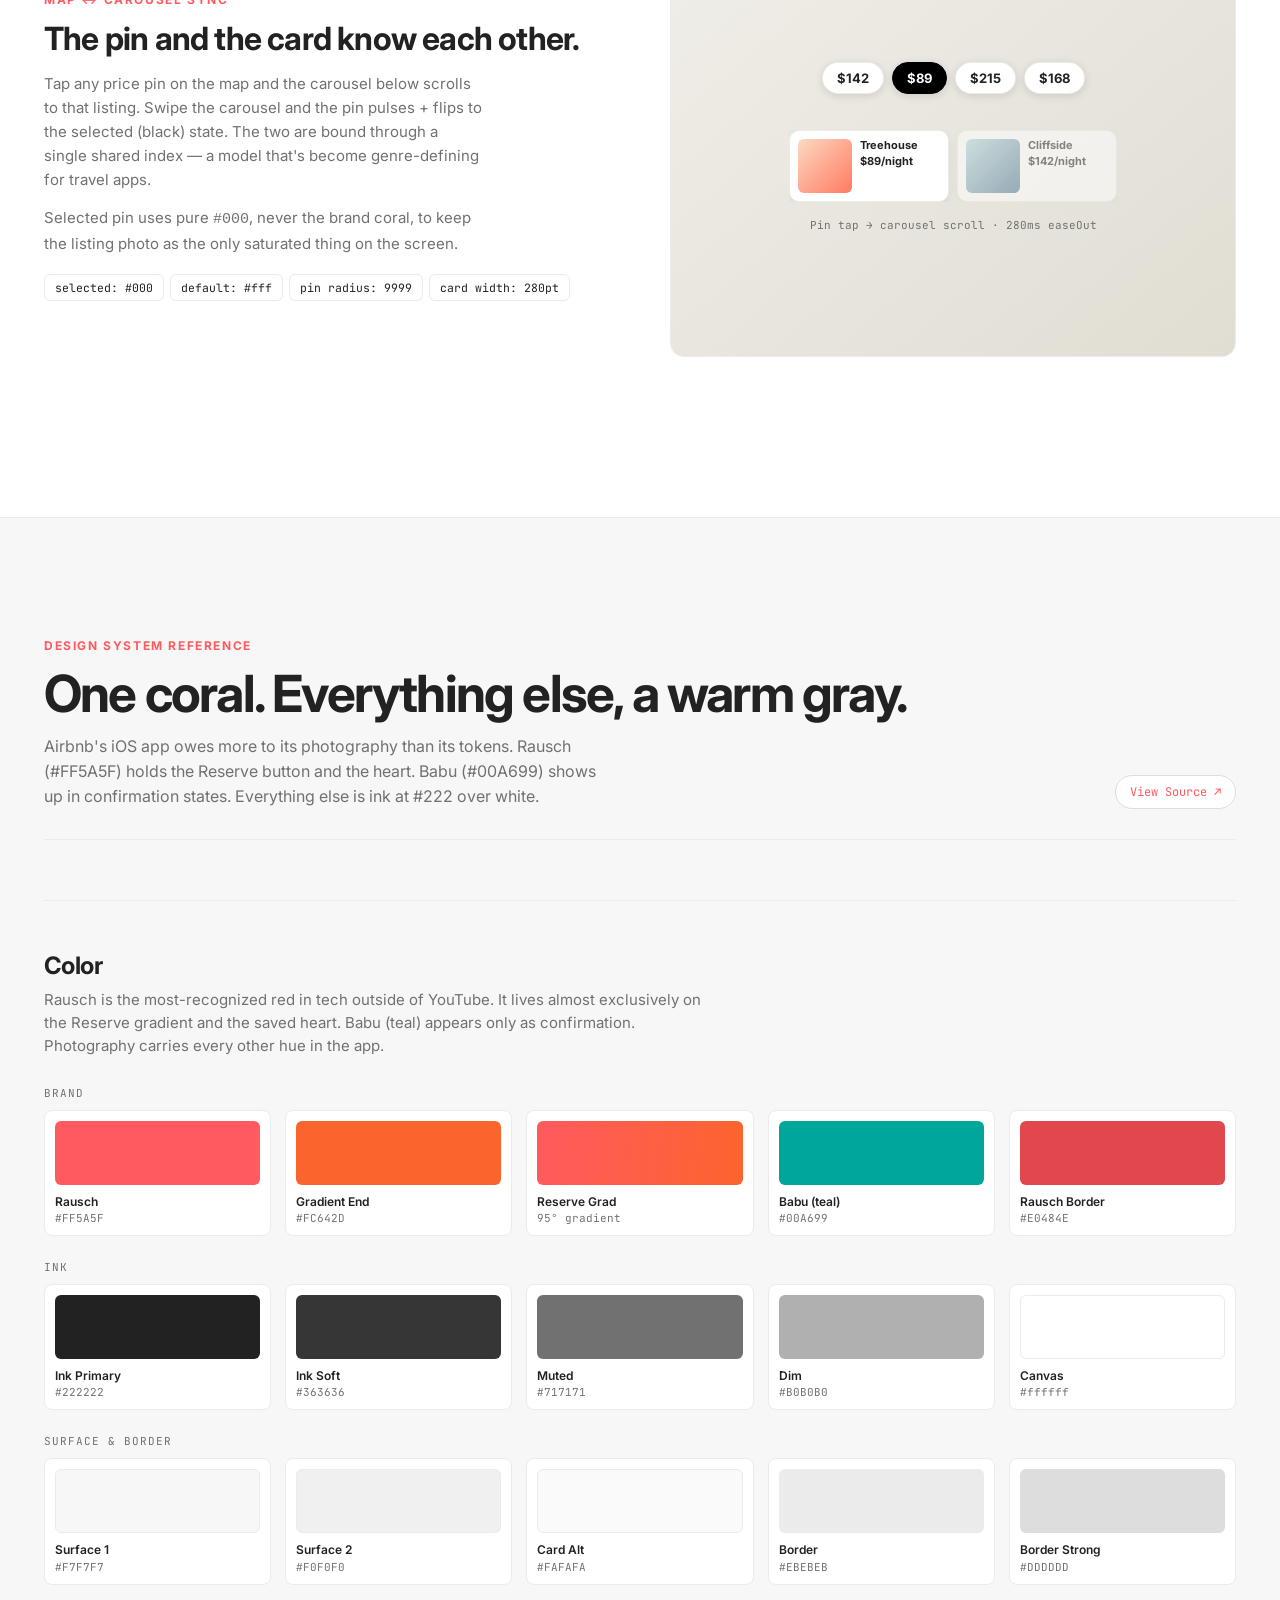
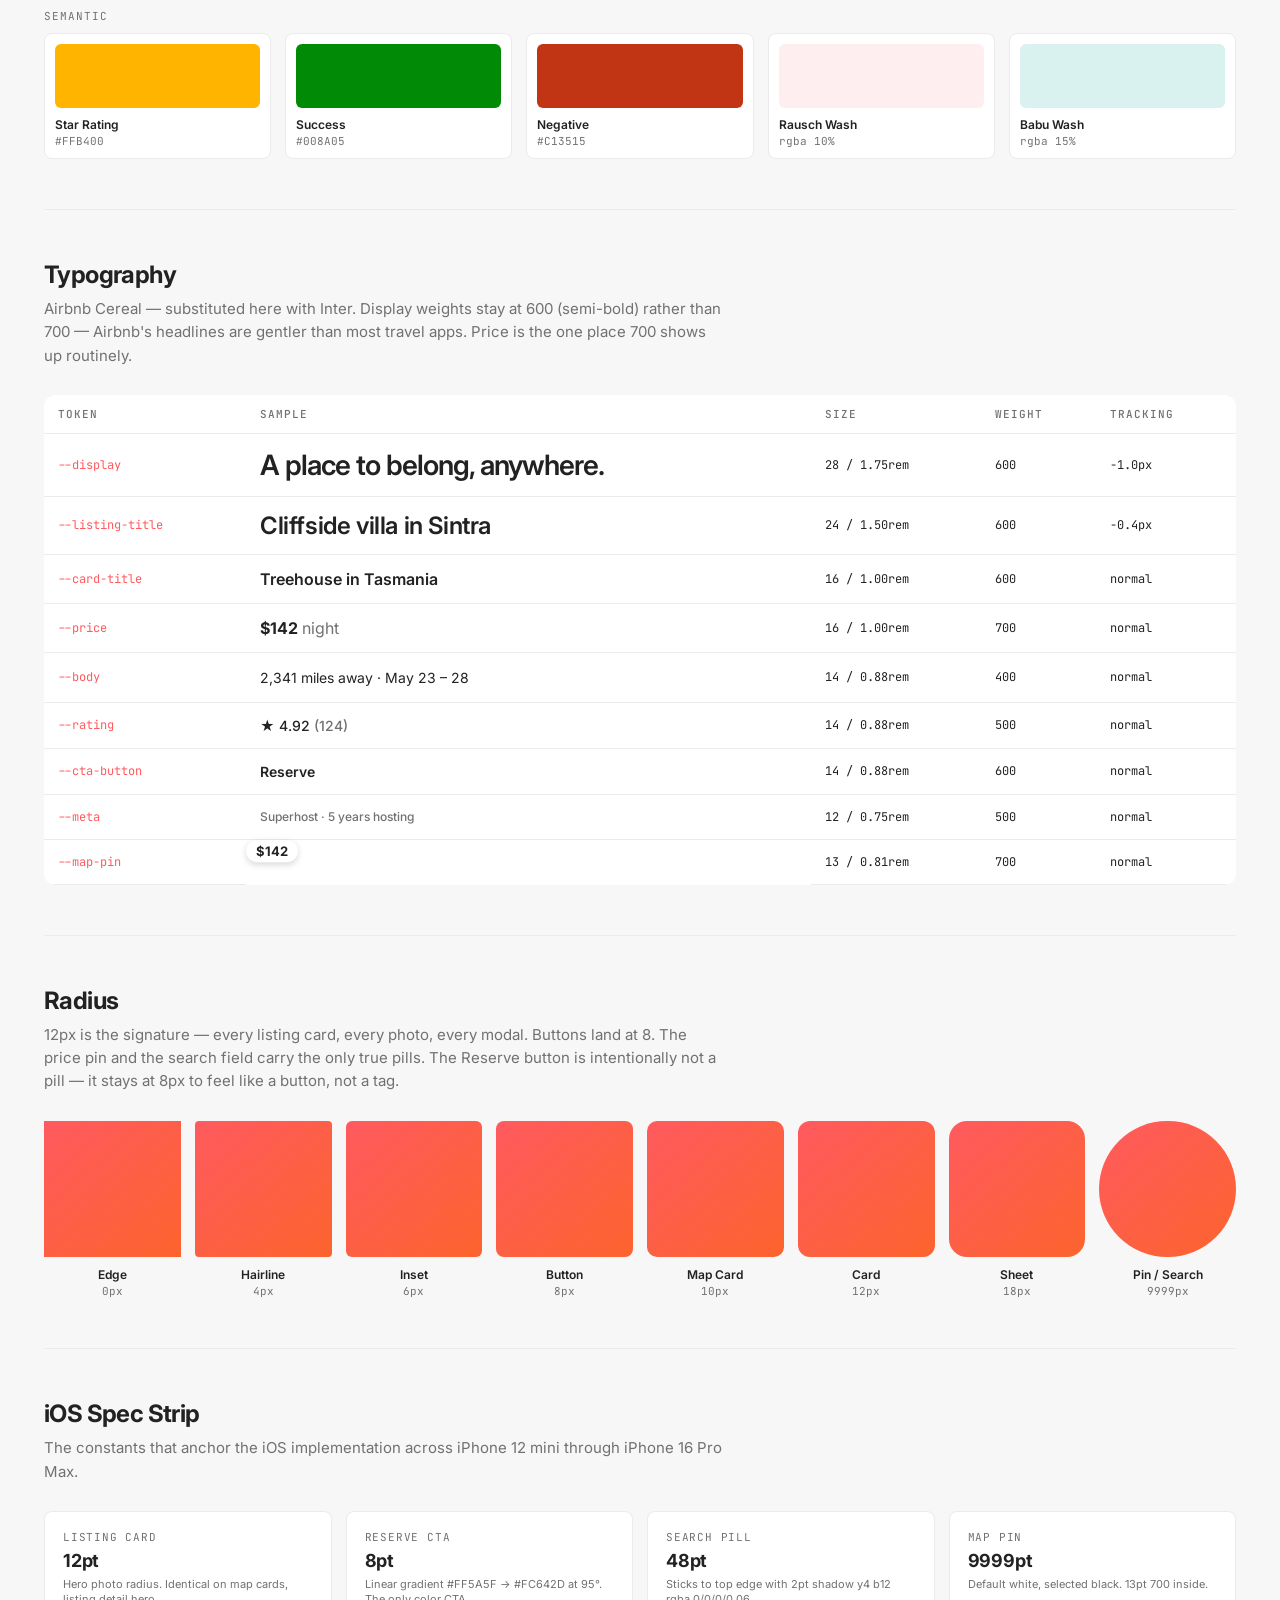
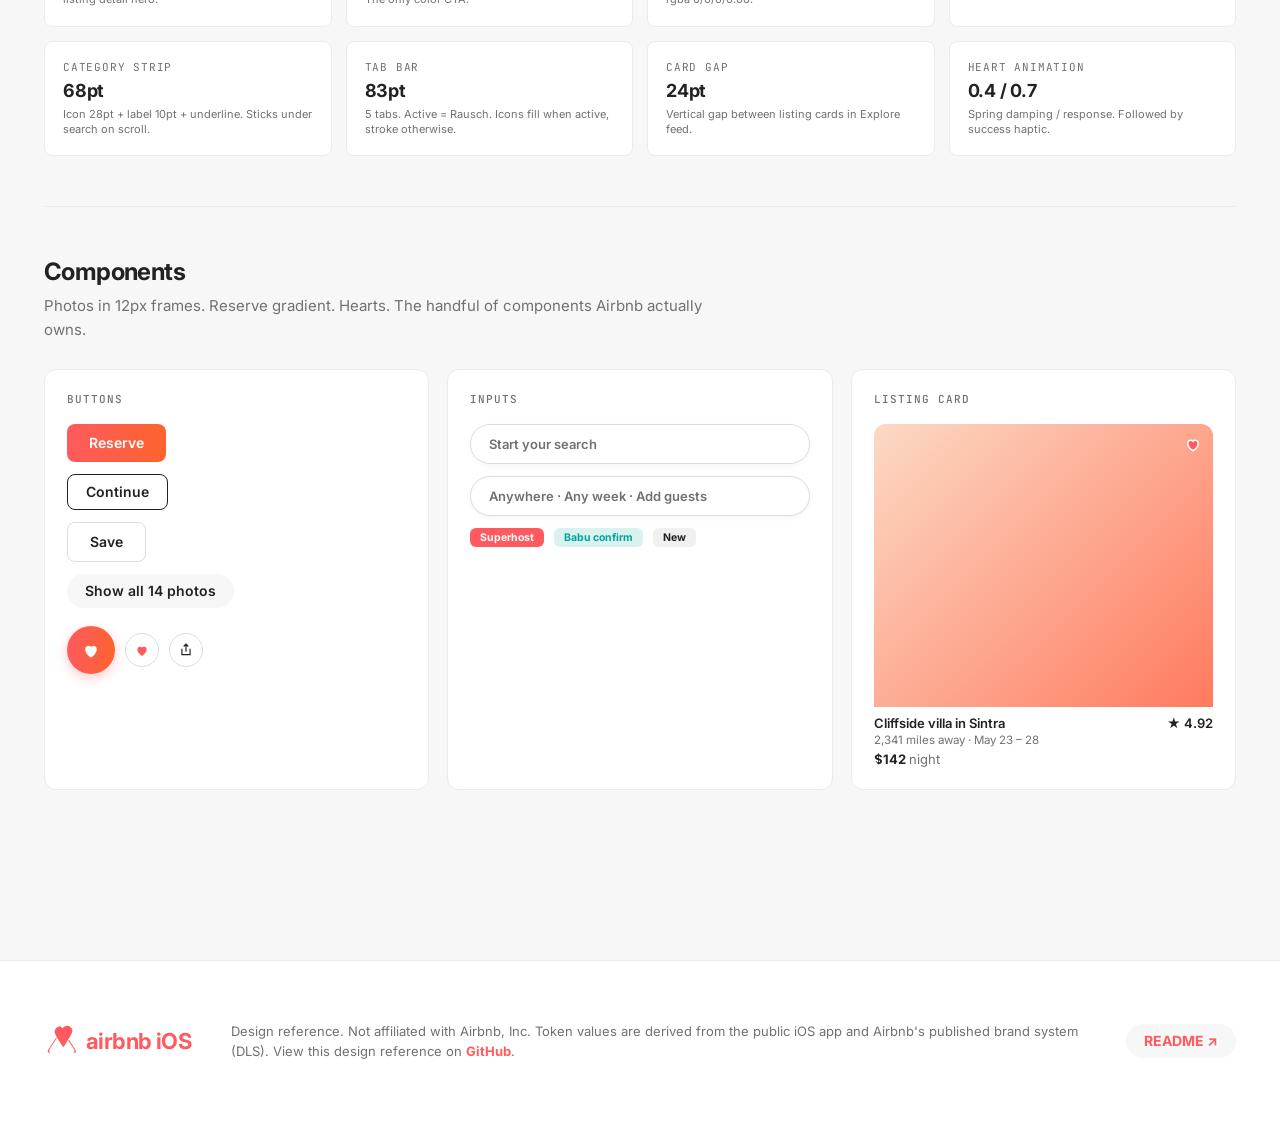
<file: skills/claude/awesome-design-html/assets/ios/design.airbnb-ios.html>
<!doctype html>
<html lang="en">
<head>
<meta charset="utf-8" />
<meta name="viewport" content="width=device-width, initial-scale=1" />
<title>Airbnb — iOS design spec</title>
<meta name="description" content="Airbnb iOS app design reference. #ffffff canvas, #FF5A5F Rausch coral-red, 12px corners, photography-first, Cereal typography." />
<link rel="preconnect" href="https://fonts.googleapis.com" />
<link rel="preconnect" href="https://fonts.gstatic.com" crossorigin />
<link href="https://fonts.googleapis.com/css2?family=Inter:wght@400;500;600;700;800;900&family=JetBrains+Mono:wght@400;500&display=swap" rel="stylesheet" />
<style>
:root{
  --canvas:#ffffff; --surface-1:#F7F7F7; --surface-2:#F0F0F0; --surface-card:#FFFFFF; --surface-card-alt:#FAFAFA;
  --accent:#FF5A5F; --accent-border:#E0484E; --accent-hover:#E94B50; --accent-grad-end:#FC642D; --accent-teal:#00A699;
  --ink:#222222; --ink-soft:#363636; --ink-muted:#717171; --ink-dim:#B0B0B0;
  --border:#EBEBEB; --border-soft:#F0F0F0; --border-strong:#DDDDDD;
  --gold:#FFB400;
  --font-ui:"Inter",-apple-system,BlinkMacSystemFont,"Helvetica Neue",helvetica,arial,sans-serif;
  --font-mono:"JetBrains Mono",ui-monospace,monospace;
  --r-min:2px; --r-sm:4px; --r-md:6px; --r-lg:8px; --r-xl:12px; --r-card:12px; --r-full:9999px;
}
*{box-sizing:border-box;margin:0;padding:0}
html,body{background:var(--canvas);color:var(--ink);font-family:var(--font-ui);-webkit-font-smoothing:antialiased}
a{color:inherit;text-decoration:none}
button{font-family:inherit;border:0;background:none;color:inherit;cursor:pointer}
img,svg{display:block;max-width:100%}
.container{max-width:1240px;margin:0 auto;padding:0 24px}

/* ========== NAV ========== */
.nav-wrap{position:sticky;top:0;z-index:50;background:rgba(255,255,255,.92);backdrop-filter:blur(20px);border-bottom:1px solid var(--border)}
.nav{display:flex;align-items:center;justify-content:space-between;padding:14px 0}
.brand{display:flex;align-items:center;gap:10px;font-weight:700;font-size:22px;letter-spacing:-.6px;color:var(--accent)}
.brand-mark{width:32px;height:32px;display:grid;place-items:center}
.brand-mark svg{width:32px;height:32px;fill:var(--accent)}
.nav-mid{display:flex;gap:4px}
.nav-pill{padding:8px 14px;border-radius:var(--r-full);font-size:14px;font-weight:600;color:var(--ink-muted)}
.nav-pill:hover{color:var(--ink);background:var(--surface-1)}
.nav-pill.active{color:var(--ink);background:var(--surface-1)}
.nav-cta{display:flex;align-items:center;gap:8px}
.btn{display:inline-flex;align-items:center;gap:6px;font-weight:600;font-size:14px;line-height:1;cursor:pointer;border:0;text-decoration:none;transition:transform .12s, background .15s, color .15s}
.btn:hover{transform:translateY(-1px)}
.btn-primary{background:linear-gradient(95deg,#FF5A5F,#FC642D);color:#fff;padding:12px 22px;border-radius:var(--r-lg)}
.btn-primary:hover{filter:brightness(.95)}
.btn-pill{background:var(--surface-1);color:var(--ink);padding:10px 18px;border-radius:var(--r-full)}
.btn-outline{background:#fff;border:1px solid var(--ink);color:var(--ink);padding:10px 18px;border-radius:var(--r-lg)}
.btn-light{background:#fff;border:1px solid var(--border-strong);color:var(--ink);padding:12px 22px;border-radius:var(--r-lg)}

/* ========== HERO ========== */
.hero{position:relative;padding:48px 0 100px;overflow:hidden;background:#fff}
.hero::before{content:"";position:absolute;inset:0;background:radial-gradient(900px 600px at 50% 0%,rgba(255,90,95,.10),transparent 70%),radial-gradient(700px 500px at 80% 30%,rgba(252,100,45,.08),transparent 70%);pointer-events:none}
.hero-inner{position:relative;text-align:center;max-width:920px;margin:0 auto}
.hero-eyebrow{display:inline-flex;align-items:center;gap:8px;padding:6px 12px;border-radius:var(--r-full);background:rgba(255,90,95,.10);color:var(--accent);font-size:12px;font-weight:700;letter-spacing:1.4px;text-transform:uppercase;margin-bottom:18px}
.hero-eyebrow .dot{width:6px;height:6px;border-radius:50%;background:var(--accent)}
.hero h1{font-size:clamp(44px,7vw,86px);line-height:1.02;letter-spacing:-2.4px;font-weight:700;margin-bottom:22px;color:var(--ink)}
.hero h1 .gradient-word{background:linear-gradient(95deg,#FF5A5F,#FC642D);-webkit-background-clip:text;background-clip:text;color:transparent}
.hero p{font-size:18px;line-height:1.55;color:var(--ink-muted);max-width:620px;margin:0 auto 30px}
.hero-ctas{display:flex;gap:12px;justify-content:center;flex-wrap:wrap;margin-bottom:90px}
.hero-stage{position:relative;display:flex;justify-content:center;align-items:flex-end;gap:30px;perspective:1600px}

/* ========== iPHONE FRAME ========== */
.iphone{width:280px;aspect-ratio:9/19.5;background:linear-gradient(140deg,#2c2c2c,#0a0a0a 60%);border-radius:46px;padding:9px;position:relative;box-shadow:inset 0 0 0 1.5px rgba(255,255,255,.06),inset 0 -2px 0 rgba(0,0,0,.6),0 40px 80px rgba(0,0,0,.22),0 0 0 1px rgba(0,0,0,.04)}
.iphone::before{content:"";position:absolute;top:120px;left:-2px;width:3px;height:32px;background:#1a1a1a;border-radius:2px 0 0 2px}
.iphone::after{content:"";position:absolute;top:180px;left:-2px;width:3px;height:50px;background:#1a1a1a;border-radius:2px 0 0 2px;box-shadow:0 80px 0 #1a1a1a}
.iphone .right-btn{position:absolute;top:160px;right:-2px;width:3px;height:80px;background:#1a1a1a;border-radius:0 2px 2px 0}
.iphone-screen{width:100%;height:100%;border-radius:38px;overflow:hidden;position:relative;background:var(--canvas)}
.dynamic-island{position:absolute;top:8px;left:50%;transform:translateX(-50%);width:96px;height:28px;background:#000;border-radius:999px;z-index:20}
.status-bar{position:absolute;top:0;left:0;right:0;height:50px;display:flex;justify-content:space-between;align-items:center;padding:18px 26px 0;z-index:15;font-size:13px;font-weight:600;color:#000;letter-spacing:-.2px}
.status-bar .sb-icons{display:flex;gap:5px;align-items:center}
.iphone-stage-center{transform:translateY(-30px) scale(1.05);z-index:3}
.iphone-stage-left{transform:rotate(-4deg) translateY(20px);z-index:2;opacity:.95}
.iphone-stage-right{transform:rotate(4deg) translateY(20px);z-index:2;opacity:.95}
.iphone-label{position:absolute;bottom:-44px;left:50%;transform:translateX(-50%);font-family:var(--font-mono);font-size:11px;color:var(--ink-dim);letter-spacing:.6px;text-transform:uppercase;white-space:nowrap}

.scr{position:absolute;inset:0;color:var(--ink);font-size:11px;display:flex;flex-direction:column;padding-top:52px;background:#fff}

/* ========== SCREEN: EXPLORE ========== */
.ab-search{margin:6px 14px 10px;background:#fff;border:1px solid var(--border-strong);border-radius:var(--r-full);padding:10px 14px;display:flex;align-items:center;gap:8px;box-shadow:0 2px 8px rgba(0,0,0,.06)}
.ab-search svg{width:14px;height:14px;stroke:var(--ink);fill:none;stroke-width:2.5}
.ab-search .ti{flex:1;font-size:12px;font-weight:700;color:var(--ink)}
.ab-search .ti small{display:block;font-weight:400;color:var(--ink-muted);font-size:9.5px;margin-top:1px}
.ab-search .fl{width:24px;height:24px;border-radius:50%;border:1px solid var(--border-strong);display:grid;place-items:center;flex-shrink:0}
.ab-search .fl svg{width:11px;height:11px}
.ab-cats{display:flex;gap:18px;padding:0 14px 8px;overflow:hidden;border-bottom:1px solid var(--border);margin-bottom:10px}
.ab-cat{display:flex;flex-direction:column;align-items:center;gap:3px;flex-shrink:0;color:var(--ink-muted);font-size:9.5px;font-weight:600;padding-bottom:8px;position:relative;line-height:1.2;width:48px;text-align:center}
.ab-cat.active{color:var(--ink)}
.ab-cat.active::after{content:"";position:absolute;bottom:0;left:0;right:0;height:2px;background:var(--ink)}
.ab-cat .ic{font-size:18px}
.ab-list{flex:1;overflow:hidden;padding:0 14px;display:flex;flex-direction:column;gap:14px}
.ab-card{position:relative}
.ab-card .ab-img{width:100%;aspect-ratio:1;border-radius:12px;background:linear-gradient(135deg,#FCD9C4,#FF7A5F);position:relative;overflow:hidden;margin-bottom:6px}
.ab-card .ab-img.v2{background:linear-gradient(135deg,#B4D8E0,#487391)}
.ab-card .ab-img.v3{background:linear-gradient(135deg,#D8E4B4,#5A7F4E)}
.ab-card .ab-heart{position:absolute;top:8px;right:8px;width:24px;height:24px;display:grid;place-items:center;z-index:3}
.ab-card .ab-heart svg{width:18px;height:18px;fill:rgba(0,0,0,.4);stroke:#fff;stroke-width:2}
.ab-card .ab-heart.on svg{fill:var(--accent)}
.ab-card .ab-dots{position:absolute;bottom:8px;left:50%;transform:translateX(-50%);display:flex;gap:3px;z-index:3}
.ab-card .ab-dots span{width:5px;height:5px;border-radius:50%;background:rgba(255,255,255,.6)}
.ab-card .ab-dots span.active{background:#fff}
.ab-card .ab-meta{display:flex;justify-content:space-between;font-size:11.5px}
.ab-card .ab-meta .ln{font-weight:700;color:var(--ink)}
.ab-card .ab-meta .rt{display:flex;align-items:center;gap:3px;color:var(--ink);font-weight:500}
.ab-card .ab-sub{font-size:11px;color:var(--ink-muted);margin-top:1px;line-height:1.3}
.ab-card .ab-pr{font-size:11.5px;font-weight:700;color:var(--ink);margin-top:3px}
.ab-card .ab-pr small{font-weight:500;color:var(--ink-muted);font-size:10.5px}

/* tab bar */
.ab-tab-bar{position:absolute;bottom:0;left:0;right:0;height:62px;background:#fff;border-top:1px solid var(--border);display:flex;justify-content:space-around;align-items:flex-start;padding:8px 8px 0;z-index:10}
.ab-tab{display:flex;flex-direction:column;align-items:center;gap:3px;color:var(--ink-dim);font-size:9px;font-weight:600;flex:1}
.ab-tab.active{color:var(--accent)}
.ab-tab svg{width:20px;height:20px;stroke:currentColor;fill:none;stroke-width:1.8}
.ab-tab.active svg{fill:currentColor;stroke:none}

/* ========== SCREEN: LISTING ========== */
.ab-li-hero{position:relative;height:200px;background:linear-gradient(135deg,#FCD9C4,#FF7A5F 50%,#C73E48);width:100%}
.ab-li-back{position:absolute;top:62px;left:14px;width:32px;height:32px;border-radius:50%;background:#fff;display:grid;place-items:center;z-index:10}
.ab-li-back svg{width:14px;height:14px;stroke:#000;fill:none;stroke-width:2.5}
.ab-li-share{position:absolute;top:62px;right:56px;width:32px;height:32px;border-radius:50%;background:#fff;display:grid;place-items:center;z-index:10}
.ab-li-share svg{width:14px;height:14px;stroke:#000;fill:none;stroke-width:2}
.ab-li-fav{position:absolute;top:62px;right:14px;width:32px;height:32px;border-radius:50%;background:#fff;display:grid;place-items:center;z-index:10}
.ab-li-fav svg{width:14px;height:14px;stroke:#000;fill:none;stroke-width:2}
.ab-li-dots{position:absolute;bottom:8px;left:50%;transform:translateX(-50%);display:flex;gap:3px;z-index:8}
.ab-li-dots span{width:5px;height:5px;border-radius:50%;background:rgba(255,255,255,.6)}
.ab-li-dots span.active{background:#fff}
.ab-li-body{flex:1;overflow:hidden;padding:12px 16px 76px;display:flex;flex-direction:column;gap:10px;font-size:12px;color:var(--ink);line-height:1.4}
.ab-li-title{font-size:15px;font-weight:700;letter-spacing:-.2px}
.ab-li-meta{display:flex;align-items:center;gap:6px;font-size:11px;color:var(--ink);flex-wrap:wrap}
.ab-li-meta .dot{color:var(--ink-muted)}
.ab-li-host{display:flex;align-items:center;gap:10px;padding:10px 0;border-top:1px solid var(--border);border-bottom:1px solid var(--border)}
.ab-li-hav{width:38px;height:38px;border-radius:50%;background:linear-gradient(135deg,#F0C589,#A57644);flex-shrink:0}
.ab-li-hmeta{flex:1;font-size:11px}
.ab-li-hmeta .hn{font-weight:700;color:var(--ink);font-size:12px}
.ab-li-amen{display:grid;grid-template-columns:1fr 1fr;gap:6px;font-size:10px}
.ab-li-amen .a{display:flex;align-items:center;gap:6px;color:var(--ink)}
.ab-li-amen .a svg{width:14px;height:14px;stroke:var(--ink);fill:none;stroke-width:1.8}
.ab-li-cta{position:absolute;bottom:0;left:0;right:0;background:#fff;border-top:1px solid var(--border);padding:10px 14px;display:flex;align-items:center;justify-content:space-between;z-index:9;height:62px}
.ab-li-cta-meta{font-size:11.5px}
.ab-li-cta-meta .pr{font-size:14px;font-weight:700;color:var(--ink)}
.ab-li-cta-meta .pr small{font-weight:400;color:var(--ink-muted);font-size:11px}
.ab-li-cta-meta .dt{font-size:10.5px;color:var(--ink);text-decoration:underline;font-weight:500;margin-top:2px}
.ab-li-cta-btn{background:linear-gradient(95deg,#FF5A5F,#FC642D);color:#fff;padding:11px 22px;border-radius:8px;font-size:13px;font-weight:700}

/* ========== SCREEN: MAP ========== */
.ab-map{position:absolute;inset:52px 0 130px;background:#EDEDE6;overflow:hidden}
.ab-map::before{content:"";position:absolute;inset:-15%;background:
  linear-gradient(90deg,transparent 48%,#fff 48%,#fff 52%,transparent 52%),
  linear-gradient(0deg,transparent 38%,#fff 38%,#fff 41%,transparent 41%),
  linear-gradient(45deg,transparent 60%,#fff 60%,#fff 62%,transparent 62%);
  opacity:.7}
.ab-map::after{content:"";position:absolute;inset:0;background:radial-gradient(ellipse 50% 40% at 80% 30%,#CADDDA,transparent 70%),radial-gradient(ellipse 40% 30% at 20% 80%,#D4E4D0,transparent 60%);opacity:.6}
.ab-map-pill{position:absolute;background:#fff;padding:5px 10px;border-radius:9999px;font-size:11px;font-weight:700;color:var(--ink);box-shadow:0 2px 8px rgba(0,0,0,.18);z-index:3;border:1px solid rgba(0,0,0,.06)}
.ab-map-pill.sel{background:#000;color:#fff}
.ab-map-bottom{position:absolute;bottom:62px;left:0;right:0;padding:8px 14px;z-index:9}
.ab-map-card{background:#fff;border-radius:12px;padding:8px;display:flex;gap:8px;box-shadow:0 4px 20px rgba(0,0,0,.12)}
.ab-map-card .img{width:80px;height:80px;border-radius:8px;background:linear-gradient(135deg,#FCD9C4,#FF7A5F);flex-shrink:0;position:relative;overflow:hidden}
.ab-map-card .img::after{content:"♡";position:absolute;top:4px;right:5px;color:#fff;font-size:14px;font-weight:700}
.ab-map-card .meta{flex:1;min-width:0;display:flex;flex-direction:column;justify-content:space-between;padding:2px 0}
.ab-map-card .ln{font-size:12px;font-weight:700;color:var(--ink);line-height:1.2}
.ab-map-card .rt{font-size:10.5px;color:var(--ink-muted);display:flex;align-items:center;gap:3px}
.ab-map-card .pr{font-size:11.5px;font-weight:700;color:var(--ink)}
.ab-map-card .pr small{font-weight:500;color:var(--ink-muted);font-size:10.5px}
.ab-map-toggle{position:absolute;bottom:74px;left:50%;transform:translateX(-50%);background:#000;color:#fff;padding:9px 18px;border-radius:9999px;font-size:12px;font-weight:700;display:flex;align-items:center;gap:6px;z-index:11;box-shadow:0 4px 14px rgba(0,0,0,.25)}
.ab-map-toggle svg{width:12px;height:12px;stroke:#fff;fill:none;stroke-width:2}

/* ========== FEATURES SECTION ========== */
.section{padding:120px 0;border-top:1px solid var(--border);background:#fff}
.section-eyebrow{font-size:12px;letter-spacing:1.6px;text-transform:uppercase;font-weight:700;color:var(--accent);margin-bottom:14px}
.section-head{max-width:760px;margin-bottom:64px}
.section-head h2{font-size:clamp(34px,4.5vw,56px);font-weight:700;letter-spacing:-1.8px;line-height:1.05;margin-bottom:18px;color:var(--ink)}
.section-head p{font-size:17px;color:var(--ink-muted);line-height:1.55;max-width:600px}

.feature-grid{display:grid;grid-template-columns:repeat(3,1fr);gap:20px}
.feat{background:#fff;border-radius:12px;padding:28px;border:1px solid var(--border)}
.feat:hover{background:var(--surface-1)}
.feat .feat-ic{width:42px;height:42px;border-radius:50%;background:rgba(255,90,95,.12);display:grid;place-items:center;margin-bottom:18px}
.feat .feat-ic svg{width:20px;height:20px;fill:var(--accent)}
.feat h3{font-size:20px;font-weight:700;letter-spacing:-.3px;margin-bottom:10px;color:var(--ink)}
.feat p{font-size:14px;color:var(--ink-muted);line-height:1.55}
.feat code{font-family:var(--font-mono);font-size:11.5px;background:var(--surface-1);padding:1px 6px;border-radius:3px;color:var(--ink)}

.ios-feat{display:grid;grid-template-columns:1fr 1fr;gap:60px;align-items:center;padding:40px 0;border-top:1px solid var(--border)}
.ios-feat:first-child{border-top:0}
.ios-feat-text h3{font-size:32px;font-weight:700;letter-spacing:-.8px;margin-bottom:16px;color:var(--ink);line-height:1.1}
.ios-feat-text p{font-size:15px;color:var(--ink-muted);line-height:1.6;margin-bottom:14px;max-width:440px}
.ios-feat-tokens{display:flex;flex-wrap:wrap;gap:6px;margin-top:18px}
.ios-feat-tokens code{font-family:var(--font-mono);font-size:11.5px;background:#fff;padding:5px 10px;border-radius:6px;color:var(--ink);border:1px solid var(--border)}
.ios-feat-visual{background:var(--surface-1);border-radius:14px;padding:50px;display:grid;place-items:center;min-height:420px;border:1px solid var(--border);position:relative;overflow:hidden}

/* Category scroller */
.cat-scroller{display:flex;gap:24px;background:#fff;padding:14px 18px;border-radius:14px;box-shadow:0 4px 18px rgba(0,0,0,.10);border-bottom:1px solid var(--border);overflow:hidden;width:320px}
.cat-it{display:flex;flex-direction:column;align-items:center;gap:4px;color:var(--ink-muted);font-size:10px;font-weight:600;position:relative;padding-bottom:8px;flex-shrink:0}
.cat-it.active{color:var(--ink)}
.cat-it.active::after{content:"";position:absolute;bottom:0;left:0;right:0;height:2px;background:var(--ink)}
.cat-it .em{font-size:20px}

/* Image carousel */
.car-stage{position:relative;width:280px;border-radius:14px;overflow:hidden;background:#000;box-shadow:0 12px 36px rgba(0,0,0,.18)}
.car-stage .img{width:100%;aspect-ratio:4/3;background:linear-gradient(135deg,#FCD9C4,#FF7A5F 50%,#C73E48)}
.car-stage .heart-on{position:absolute;top:14px;right:14px;width:32px;height:32px;border-radius:50%;background:rgba(255,255,255,.95);display:grid;place-items:center;z-index:3;box-shadow:0 2px 6px rgba(0,0,0,.15)}
.car-stage .heart-on svg{width:18px;height:18px;fill:#FF5A5F}
.car-stage .dots{position:absolute;bottom:14px;left:50%;transform:translateX(-50%);display:flex;gap:4px;z-index:3}
.car-stage .dots span{width:6px;height:6px;border-radius:50%;background:rgba(255,255,255,.5)}
.car-stage .dots span.active{background:#fff;width:8px;height:8px}
.car-stage .arr{position:absolute;top:50%;width:28px;height:28px;border-radius:50%;background:rgba(255,255,255,.9);display:grid;place-items:center;transform:translateY(-50%);z-index:3}
.car-stage .arr svg{width:12px;height:12px;stroke:#000;fill:none;stroke-width:2.5}
.car-stage .arr.l{left:8px}
.car-stage .arr.r{right:8px}

/* Map pins ↔ carousel */
.pin-row{display:flex;gap:8px;flex-wrap:wrap;justify-content:center;margin-bottom:20px}
.pin-pill{background:#fff;border:1px solid rgba(0,0,0,.08);padding:7px 14px;border-radius:9999px;font-size:13px;font-weight:700;color:var(--ink);box-shadow:0 2px 8px rgba(0,0,0,.12)}
.pin-pill.sel{background:#000;color:#fff;border-color:#000}
.pin-carousel{display:flex;gap:8px;overflow:hidden}
.pin-mini{flex-shrink:0;width:160px;background:#fff;border-radius:10px;padding:8px;display:flex;gap:8px;border:1px solid var(--border);box-shadow:0 2px 8px rgba(0,0,0,.06)}
.pin-mini .im{width:54px;height:54px;border-radius:6px;background:linear-gradient(135deg,#FCD9C4,#FF7A5F);flex-shrink:0}
.pin-mini .mt .nm{font-size:11px;font-weight:700;line-height:1.2}
.pin-mini .mt .pr{font-size:11px;font-weight:700;margin-top:2px}

/* ========== DESIGN SYSTEM (Part B) ========== */
.ds-section{padding:120px 0;background:var(--surface-1);border-top:1px solid var(--border)}
.ds-intro{display:grid;grid-template-columns:1fr auto;gap:24px;align-items:end;margin-bottom:60px;border-bottom:1px solid var(--border);padding-bottom:30px}
.ds-intro h2{font-size:clamp(32px,4vw,52px);font-weight:700;letter-spacing:-1.8px;line-height:1.05;margin:14px 0 14px;color:var(--ink)}
.ds-intro p{font-size:16px;color:var(--ink-muted);max-width:560px;line-height:1.55}
.ds-source{font-family:var(--font-mono);font-size:12px;color:var(--accent);border:1px solid var(--border-strong);padding:8px 14px;border-radius:var(--r-full);white-space:nowrap;background:#fff}
.ds-source:hover{background:var(--surface-2)}

.ds-block{padding:50px 0;border-top:1px solid var(--border)}
.ds-block:first-of-type{border-top:0;padding-top:0}
.ds-heading{font-size:24px;font-weight:700;letter-spacing:-.6px;margin-bottom:8px;color:var(--ink)}
.ds-desc{font-size:15px;color:var(--ink-muted);max-width:680px;line-height:1.55;margin-bottom:28px}
.ds-caption{font-family:var(--font-mono);font-size:11px;text-transform:uppercase;letter-spacing:1px;color:var(--ink-muted);margin:24px 0 10px}

.ds-swatches{display:grid;grid-template-columns:repeat(5,1fr);gap:14px}
.ds-sw{background:#fff;border-radius:8px;padding:10px;border:1px solid var(--border)}
.ds-sw .chip{height:64px;border-radius:6px;margin-bottom:10px}
.ds-sw .name{font-size:12px;font-weight:600;line-height:1.2;color:var(--ink)}
.ds-sw .val{font-family:var(--font-mono);font-size:11px;color:var(--ink-muted);margin-top:2px}

.ds-type-table{width:100%;border-collapse:collapse;font-family:var(--font-mono);font-size:12px;background:#fff;border-radius:12px;overflow:hidden}
.ds-type-table th{text-align:left;padding:12px 14px;color:var(--ink-muted);font-weight:500;border-bottom:1px solid var(--border);text-transform:uppercase;letter-spacing:1px;font-size:11px}
.ds-type-table td{padding:14px;border-bottom:1px solid var(--border);vertical-align:middle}
.ds-type-table td.token{color:var(--accent)}
.ds-type-table td.sample{font-family:var(--font-ui);color:var(--ink)}

.ds-radius{display:grid;grid-template-columns:repeat(8,1fr);gap:14px}
.ds-radius-cell{text-align:center}
.ds-radius-box{width:100%;aspect-ratio:1;background:linear-gradient(140deg,#FF5A5F,#FC642D);margin-bottom:10px}
.ds-radius-label{font-size:12px;font-weight:600;color:var(--ink)}
.ds-radius-val{font-family:var(--font-mono);font-size:11px;color:var(--ink-muted);margin-top:2px}

.ds-comp{display:grid;grid-template-columns:repeat(3,1fr);gap:18px}
.ds-card{background:#fff;border-radius:12px;padding:22px;border:1px solid var(--border)}
.ds-card h5{font-family:var(--font-mono);font-size:11px;text-transform:uppercase;letter-spacing:1px;color:var(--ink-muted);margin-bottom:18px;font-weight:500}
.ds-card-stack{display:flex;flex-direction:column;gap:12px;align-items:flex-start}
.ds-card-row{display:flex;gap:10px;align-items:center;flex-wrap:wrap}
.btn-circle{width:48px;height:48px;border-radius:50%;background:linear-gradient(95deg,#FF5A5F,#FC642D);color:#fff;display:grid;place-items:center;cursor:pointer;box-shadow:0 4px 12px rgba(255,90,95,.3)}
.btn-circle svg{width:20px;height:20px;fill:#fff}
.btn-circle-sm{width:34px;height:34px;border-radius:50%;background:#fff;color:var(--accent);display:grid;place-items:center;border:1px solid var(--border-strong)}
.btn-circle-sm svg{width:16px;height:16px;fill:var(--accent)}
.btn-ghost-circle{width:34px;height:34px;border-radius:50%;background:#fff;color:var(--ink);display:grid;place-items:center;border:1px solid var(--border-strong)}
.input-pill{background:#fff;border:1px solid var(--border-strong);border-radius:var(--r-full);padding:11px 18px;color:var(--ink);font-family:inherit;font-size:13px;font-weight:600;width:100%;outline:none;box-shadow:0 2px 6px rgba(0,0,0,.04)}
.input-pill::placeholder{color:var(--ink-muted)}
.input-pill:focus{border-color:var(--ink)}
.tag{font-size:10.5px;font-weight:700;padding:3px 10px;border-radius:6px}
.tag-explicit{background:var(--surface-2);color:var(--ink)}
.tag-new{background:var(--accent);color:#fff}
.tag-pod{background:rgba(0,166,153,.15);color:var(--accent-teal)}

.token-strip{display:grid;grid-template-columns:repeat(4,1fr);gap:14px;margin-top:28px}
.token-cell{background:#fff;border-radius:8px;padding:18px;border:1px solid var(--border)}
.token-cell .tk-label{font-family:var(--font-mono);font-size:11px;color:var(--ink-muted);text-transform:uppercase;letter-spacing:.8px}
.token-cell .tk-val{font-size:18px;font-weight:700;margin-top:6px;color:var(--ink);letter-spacing:-.2px}
.token-cell .tk-note{font-size:11px;color:var(--ink-muted);margin-top:6px;line-height:1.4}

footer{padding:60px 0;border-top:1px solid var(--border);background:#fff}
.foot{display:grid;grid-template-columns:auto 1fr auto;gap:40px;align-items:center}
.foot p{font-size:13px;color:var(--ink-muted);line-height:1.55}
.foot a{color:var(--accent);font-weight:700}

.float-link{position:fixed;bottom:18px;right:18px;background:#fff;border:1px solid var(--border-strong);color:var(--accent);font-family:var(--font-mono);font-size:12px;padding:10px 14px;border-radius:var(--r-full);z-index:99;box-shadow:0 8px 24px rgba(0,0,0,.12)}
.float-link:hover{background:var(--surface-1)}

@media(max-width:920px){
  .hero-stage{flex-direction:column;align-items:center;gap:60px}
  .iphone-stage-center,.iphone-stage-left,.iphone-stage-right{transform:none}
  .ios-feat{grid-template-columns:1fr;gap:30px}
  .feature-grid{grid-template-columns:1fr}
  .ds-swatches{grid-template-columns:repeat(2,1fr)}
  .ds-radius{grid-template-columns:repeat(4,1fr)}
  .ds-comp{grid-template-columns:1fr}
  .token-strip{grid-template-columns:repeat(2,1fr)}
  .foot{grid-template-columns:1fr;text-align:center}
  .nav-mid{display:none}
}
</style>
</head>
<body>

<!-- Belo logo as inline SVG (simplified) -->
<svg width="0" height="0" style="position:absolute"><defs>
<symbol id="belo-logo" viewBox="0 0 24 24"><path d="M11.96 1.18c-1.86 0-3.41 1.27-3.86 2.99-.04.16-.07.32-.08.5 0 .13-.01.32 0 .48.02.27.07.55.16.83.32 1.13 1.07 2.48 2.04 4.09 1.05 1.74 2.34 3.71 3.59 5.7l.04.06c.16.25.32.5.48.74.05.07.09.14.13.21.36-.55.71-1.1 1.06-1.66 1.24-1.99 2.53-3.96 3.58-5.7.97-1.61 1.72-2.97 2.04-4.09.09-.28.14-.56.16-.83.01-.16 0-.35 0-.48-.01-.18-.04-.34-.08-.5-.45-1.72-2-2.99-3.86-2.99-1.39 0-2.59.71-3.32 1.78-.05.07-.1.15-.14.22-.04-.07-.09-.15-.14-.22-.73-1.07-1.93-1.78-3.32-1.78zM7.83 11.34c-2.62 4.13-4.49 7.13-4.79 7.6-.7.99.21 2.06 1.27 1.96.32-.03.85-.18.85-.18-1.56-.34-1.49-1.45-.93-2.4.43-.73 6.36-10.04 6.36-10.04S8.93 9.6 7.83 11.34zM23.71 18.94c-.3-.47-2.17-3.47-4.79-7.6-1.1-1.74-2.76-3.06-2.76-3.06s5.93 9.31 6.36 10.04c.56.95.63 2.06-.93 2.4 0 0 .53.15.85.18 1.06.1 1.97-.97 1.27-1.96z"/></symbol>
</defs></svg>

<!-- ===== NAV ===== -->
<div class="nav-wrap">
  <div class="container nav">
    <div class="brand">
      <span class="brand-mark"><svg><use href="#belo-logo"/></svg></span>
      airbnb <span style="font-weight:400;color:var(--ink-muted);font-size:13px;margin-left:4px">iOS</span>
    </div>
    <nav class="nav-mid">
      <a class="nav-pill active" href="#hero">Overview</a>
      <a class="nav-pill" href="#features">Surfaces</a>
      <a class="nav-pill" href="#design-system">Tokens</a>
      <a class="nav-pill" href="#footer">Source</a>
    </nav>
    <div class="nav-cta">
      <a class="btn btn-pill" href="#">Log in</a>
      <a class="btn btn-primary" href="#">Become a Host</a>
    </div>
  </div>
</div>

<!-- ===== HERO ===== -->
<section class="hero" id="hero">
  <div class="container hero-inner">
    <div class="hero-eyebrow"><span class="dot"></span>iOS Design Spec</div>
    <h1>A place to <span class="gradient-word">belong</span>,<br/>anywhere.</h1>
    <p>The Airbnb iOS app, dissected. Photography is the design. The Rausch coral-red appears only on Reserve and on saved hearts. Everything else is white space and a 12px corner.</p>
    <div class="hero-ctas">
      <a class="btn btn-primary" href="#design-system">View Design Tokens</a>
      <a class="btn btn-outline" href="#features">Explore Surfaces</a>
    </div>

    <div class="hero-stage">

      <!-- LISTING DETAIL -->
      <div class="iphone iphone-stage-left">
        <span class="right-btn"></span>
        <div class="iphone-screen">
          <div class="dynamic-island"></div>
          <div class="status-bar">
            <span>9:41</span>
            <div class="sb-icons">
              <svg width="14" height="9" viewBox="0 0 18 12" fill="#000"><rect x="0" y="2" width="3" height="8" rx="1"/><rect x="5" y="0" width="3" height="10" rx="1"/><rect x="10" y="0" width="3" height="10" rx="1"/><rect x="15" y="0" width="3" height="10" rx="1"/></svg>
              <svg width="14" height="10" viewBox="0 0 18 14" fill="#000"><path d="M9 3c-2.4 0-4.6.9-6.3 2.4l1.6 1.6C5.6 5.8 7.2 5.2 9 5.2s3.4.6 4.7 1.8l1.6-1.6C13.6 3.9 11.4 3 9 3zm0 4c-1.4 0-2.7.5-3.6 1.4l1.6 1.6C7.5 9.4 8.2 9.2 9 9.2s1.5.2 2 .8l1.6-1.6C11.7 7.5 10.4 7 9 7zm0 4l-1.4 1.4c.4.4.9.6 1.4.6s1-.2 1.4-.6L9 11z"/></svg>
              <svg width="22" height="11" viewBox="0 0 25 12" fill="none"><rect x="0" y="0.5" width="21" height="11" rx="3" stroke="#000" stroke-opacity="0.5"/><rect x="2" y="2.5" width="17" height="7" rx="1.5" fill="#000"/><rect x="22" y="3.5" width="1.5" height="5" rx="0.5" fill="#000" fill-opacity="0.5"/></svg>
            </div>
          </div>
          <div class="scr" style="padding-top:0">
            <div class="ab-li-hero">
              <div class="ab-li-back"><svg viewBox="0 0 24 24"><path d="M15 6l-6 6 6 6"/></svg></div>
              <div class="ab-li-share"><svg viewBox="0 0 24 24"><path d="M16 6l-4-4-4 4M12 2v13M5 10v10h14V10"/></svg></div>
              <div class="ab-li-fav"><svg viewBox="0 0 24 24"><path d="M12 21s-7-4.35-7-10a4 4 0 017-2.65A4 4 0 0119 11c0 5.65-7 10-7 10z"/></svg></div>
              <div class="ab-li-dots"><span class="active"></span><span></span><span></span><span></span><span></span></div>
            </div>
            <div class="ab-li-body">
              <div class="ab-li-title">Cliffside villa in Sintra</div>
              <div class="ab-li-meta">
                <span style="font-weight:600">★ 4.92</span>
                <span style="text-decoration:underline">(124 reviews)</span>
                <span class="dot">·</span>
                <span style="font-weight:600">Superhost</span>
                <span class="dot">·</span>
                <span>Lisbon, Portugal</span>
              </div>
              <div class="ab-li-host">
                <div class="ab-li-hav"></div>
                <div class="ab-li-hmeta">
                  <div class="hn">Hosted by Inês</div>
                  <div style="color:var(--ink-muted)">Superhost · 5 years hosting</div>
                </div>
              </div>
              <div style="font-size:12px;font-weight:700">What this place offers</div>
              <div class="ab-li-amen">
                <div class="a"><svg viewBox="0 0 24 24"><path d="M3 12h18M12 3v18"/></svg>Ocean view</div>
                <div class="a"><svg viewBox="0 0 24 24"><circle cx="12" cy="12" r="9"/><path d="M3 12h18"/></svg>WiFi</div>
                <div class="a"><svg viewBox="0 0 24 24"><rect x="3" y="6" width="18" height="13" rx="2"/></svg>Self check-in</div>
                <div class="a"><svg viewBox="0 0 24 24"><path d="M4 12l16-8v16z"/></svg>Pool</div>
              </div>
            </div>
            <div class="ab-li-cta">
              <div class="ab-li-cta-meta">
                <div class="pr">$142 <small>night</small></div>
                <div class="dt">May 23 – 28</div>
              </div>
              <div class="ab-li-cta-btn">Reserve</div>
            </div>
          </div>
        </div>
        <div class="iphone-label">Listing Detail</div>
      </div>

      <!-- EXPLORE (center) -->
      <div class="iphone iphone-stage-center">
        <span class="right-btn"></span>
        <div class="iphone-screen">
          <div class="dynamic-island"></div>
          <div class="status-bar">
            <span>9:41</span>
            <div class="sb-icons">
              <svg width="14" height="9" viewBox="0 0 18 12" fill="#000"><rect x="0" y="2" width="3" height="8" rx="1"/><rect x="5" y="0" width="3" height="10" rx="1"/><rect x="10" y="0" width="3" height="10" rx="1"/><rect x="15" y="0" width="3" height="10" rx="1"/></svg>
              <svg width="22" height="11" viewBox="0 0 25 12" fill="none"><rect x="0" y="0.5" width="21" height="11" rx="3" stroke="#000" stroke-opacity="0.5"/><rect x="2" y="2.5" width="17" height="7" rx="1.5" fill="#000"/><rect x="22" y="3.5" width="1.5" height="5" rx="0.5" fill="#000" fill-opacity="0.5"/></svg>
            </div>
          </div>
          <div class="scr">
            <div class="ab-search">
              <svg viewBox="0 0 24 24"><circle cx="11" cy="11" r="7"/><path d="M21 21l-4-4"/></svg>
              <div class="ti">Start your search<small>Anywhere · Any week · Add guests</small></div>
              <div class="fl"><svg viewBox="0 0 24 24" fill="none" stroke="#000" stroke-width="2"><path d="M3 6h13M3 12h9M3 18h5M18 4v8M18 16v4M14 8h8M14 18h8"/></svg></div>
            </div>
            <div class="ab-cats">
              <div class="ab-cat active"><span class="ic">🏖️</span>Beachfront</div>
              <div class="ab-cat"><span class="ic">🛸</span>OMG!</div>
              <div class="ab-cat"><span class="ic">🌲</span>Cabins</div>
              <div class="ab-cat"><span class="ic">🔥</span>Trending</div>
              <div class="ab-cat"><span class="ic">🌴</span>Tropical</div>
            </div>
            <div class="ab-list">
              <div class="ab-card">
                <div class="ab-img">
                  <div class="ab-heart on"><svg viewBox="0 0 24 24"><path d="M12 21s-7-4.35-7-10a4 4 0 017-2.65A4 4 0 0119 11c0 5.65-7 10-7 10z"/></svg></div>
                  <div class="ab-dots"><span class="active"></span><span></span><span></span><span></span></div>
                </div>
                <div class="ab-meta">
                  <div class="ln">Cliffside villa in Sintra</div>
                  <div class="rt">★ 4.92</div>
                </div>
                <div class="ab-sub">2,341 miles away · May 23 – 28</div>
                <div class="ab-pr">$142 <small>night</small></div>
              </div>
              <div class="ab-card">
                <div class="ab-img v2">
                  <div class="ab-heart"><svg viewBox="0 0 24 24"><path d="M12 21s-7-4.35-7-10a4 4 0 017-2.65A4 4 0 0119 11c0 5.65-7 10-7 10z"/></svg></div>
                  <div class="ab-dots"><span></span><span class="active"></span><span></span></div>
                </div>
                <div class="ab-meta">
                  <div class="ln">Treehouse in Tasmania</div>
                  <div class="rt">★ 4.86</div>
                </div>
                <div class="ab-sub">8,420 miles away · Jun 14 – 21</div>
                <div class="ab-pr">$89 <small>night</small></div>
              </div>
            </div>
            <div class="ab-tab-bar">
              <div class="ab-tab active"><svg viewBox="0 0 24 24"><circle cx="11" cy="11" r="7"/><path d="M21 21l-4-4"/></svg>Explore</div>
              <div class="ab-tab"><svg viewBox="0 0 24 24"><path d="M12 21s-7-4.35-7-10a4 4 0 017-2.65A4 4 0 0119 11c0 5.65-7 10-7 10z"/></svg>Wishlists</div>
              <div class="ab-tab"><svg viewBox="0 0 24 24"><rect x="3" y="5" width="18" height="16" rx="2"/><path d="M3 9h18M9 5V3M15 5V3"/></svg>Trips</div>
              <div class="ab-tab"><svg viewBox="0 0 24 24"><path d="M22 6l-10 7L2 6"/><rect x="2" y="6" width="20" height="14" rx="2"/></svg>Inbox</div>
              <div class="ab-tab"><svg viewBox="0 0 24 24"><circle cx="12" cy="8" r="4"/><path d="M3 21a9 9 0 0118 0"/></svg>Profile</div>
            </div>
          </div>
        </div>
        <div class="iphone-label">Explore</div>
      </div>

      <!-- MAP -->
      <div class="iphone iphone-stage-right">
        <span class="right-btn"></span>
        <div class="iphone-screen">
          <div class="dynamic-island"></div>
          <div class="status-bar">
            <span>9:41</span>
            <div class="sb-icons">
              <svg width="14" height="9" viewBox="0 0 18 12" fill="#000"><rect x="0" y="2" width="3" height="8" rx="1"/><rect x="5" y="0" width="3" height="10" rx="1"/><rect x="10" y="0" width="3" height="10" rx="1"/><rect x="15" y="0" width="3" height="10" rx="1"/></svg>
              <svg width="22" height="11" viewBox="0 0 25 12" fill="none"><rect x="0" y="0.5" width="21" height="11" rx="3" stroke="#000" stroke-opacity="0.5"/><rect x="2" y="2.5" width="17" height="7" rx="1.5" fill="#000"/><rect x="22" y="3.5" width="1.5" height="5" rx="0.5" fill="#000" fill-opacity="0.5"/></svg>
            </div>
          </div>
          <div class="scr" style="padding-top:0">
            <div class="ab-search" style="margin-top:52px;position:relative;z-index:8">
              <svg viewBox="0 0 24 24"><circle cx="11" cy="11" r="7"/><path d="M21 21l-4-4"/></svg>
              <div class="ti">Lisbon, Portugal<small>May 23 – 28 · 2 guests</small></div>
              <div class="fl"><svg viewBox="0 0 24 24" fill="none" stroke="#000" stroke-width="2"><path d="M3 6h13M3 12h9M3 18h5M18 4v8M18 16v4M14 8h8M14 18h8"/></svg></div>
            </div>
            <div class="ab-map">
              <div class="ab-map-pill" style="top:20%;left:18%">$142</div>
              <div class="ab-map-pill sel" style="top:35%;left:42%">$89</div>
              <div class="ab-map-pill" style="top:55%;left:25%">$215</div>
              <div class="ab-map-pill" style="top:62%;left:62%">$168</div>
              <div class="ab-map-pill" style="top:25%;left:70%">$324</div>
            </div>
            <div class="ab-map-toggle">
              <span>List</span>
              <svg viewBox="0 0 24 24"><path d="M4 6h16M4 12h16M4 18h16"/></svg>
            </div>
            <div class="ab-map-bottom">
              <div class="ab-map-card">
                <div class="img"></div>
                <div class="meta">
                  <div>
                    <div class="ln">Treehouse in Tasmania</div>
                    <div class="rt">★ 4.86 · Superhost</div>
                  </div>
                  <div class="pr">$89 <small>night</small></div>
                </div>
              </div>
            </div>
            <div class="ab-tab-bar">
              <div class="ab-tab active"><svg viewBox="0 0 24 24"><circle cx="11" cy="11" r="7"/><path d="M21 21l-4-4"/></svg>Explore</div>
              <div class="ab-tab"><svg viewBox="0 0 24 24"><path d="M12 21s-7-4.35-7-10a4 4 0 017-2.65A4 4 0 0119 11c0 5.65-7 10-7 10z"/></svg>Wishlists</div>
              <div class="ab-tab"><svg viewBox="0 0 24 24"><rect x="3" y="5" width="18" height="16" rx="2"/><path d="M3 9h18M9 5V3M15 5V3"/></svg>Trips</div>
              <div class="ab-tab"><svg viewBox="0 0 24 24"><path d="M22 6l-10 7L2 6"/><rect x="2" y="6" width="20" height="14" rx="2"/></svg>Inbox</div>
              <div class="ab-tab"><svg viewBox="0 0 24 24"><circle cx="12" cy="8" r="4"/><path d="M3 21a9 9 0 0118 0"/></svg>Profile</div>
            </div>
          </div>
        </div>
        <div class="iphone-label">Map View</div>
      </div>

    </div>
  </div>
</section>

<!-- ===== FEATURES ===== -->
<section class="section" id="features">
  <div class="container">
    <div class="section-head">
      <div class="section-eyebrow">iOS Surface Anatomy</div>
      <h2>Three surfaces. Photography is the system.</h2>
      <p>Every Airbnb screen earns its position by giving the photograph room to breathe — 12px rounded corners, edge-to-edge, with the coral Reserve button as the only saturated thing in the room.</p>
    </div>

    <div class="feature-grid">
      <div class="feat">
        <div class="feat-ic"><svg viewBox="0 0 24 24"><circle cx="11" cy="11" r="7" stroke="#FF5A5F" stroke-width="2" fill="none"/><path d="M21 21l-4-4" stroke="#FF5A5F" stroke-width="2"/></svg></div>
        <h3>Explore</h3>
        <p>Rounded-pill search bar above a horizontal category scroller (Beachfront, OMG!, Cabins…). Each listing is a 1:1 hero photo at <code>12px</code> radius with a heart top-right, then title + dates + price below in three quiet lines.</p>
      </div>
      <div class="feat">
        <div class="feat-ic"><svg viewBox="0 0 24 24"><path d="M12 21s-7-4.35-7-10a4 4 0 017-2.65A4 4 0 0119 11c0 5.65-7 10-7 10z" fill="#FF5A5F"/></svg></div>
        <h3>Listing Detail</h3>
        <p>Full-width 4:3 hero carousel + corner-button trio (back, share, save). Title block carries the ★ rating, Superhost badge, and location. Bottom sticky CTA shows price + dates and a <code>linear-gradient(95deg, #FF5A5F, #FC642D)</code> Reserve.</p>
      </div>
      <div class="feat">
        <div class="feat-ic"><svg viewBox="0 0 24 24"><path d="M9 21l-6-3V6l6 3 6-3 6 3v12l-6-3-6 3z" fill="#FF5A5F"/></svg></div>
        <h3>Map View</h3>
        <p>Full-screen Mapbox tiles with price pins as floating pills — <code>$142</code> in white, <code>$89</code> in black when selected. A horizontal carousel of listings below synchronizes with the selected pin.</p>
      </div>
    </div>

    <div style="margin-top:120px">

      <div class="ios-feat">
        <div class="ios-feat-text">
          <div class="section-eyebrow">Category Scroller</div>
          <h3>The horizontal strip that defined a decade.</h3>
          <p>Airbnb's category scroller is the single most-copied iOS pattern in travel design. Horizontal scroll, emoji icons over micro-labels, the active one carries a single black underline. Sticks to the top under the search pill when content scrolls.</p>
          <p>On iPad, expands to 12 visible categories; on iPhone, scrolls 5 at a time with momentum + light haptic at the boundary.</p>
          <div class="ios-feat-tokens">
            <code>icon: 28pt</code>
            <code>label: 10pt 600</code>
            <code>underline: 2pt #222</code>
            <code>haptic: selection</code>
          </div>
        </div>
        <div class="ios-feat-visual" style="background:#fff">
          <div class="cat-scroller">
            <div class="cat-it active"><span class="em">🏖️</span>Beachfront</div>
            <div class="cat-it"><span class="em">🛸</span>OMG!</div>
            <div class="cat-it"><span class="em">🌲</span>Cabins</div>
            <div class="cat-it"><span class="em">🔥</span>Trending</div>
            <div class="cat-it"><span class="em">🌴</span>Tropical</div>
            <div class="cat-it"><span class="em">🏰</span>Castles</div>
          </div>
        </div>
      </div>

      <div class="ios-feat">
        <div class="ios-feat-visual">
          <div class="car-stage">
            <div class="img"></div>
            <div class="heart-on"><svg viewBox="0 0 24 24"><path d="M12 21s-7-4.35-7-10a4 4 0 017-2.65A4 4 0 0119 11c0 5.65-7 10-7 10z"/></svg></div>
            <div class="arr l"><svg viewBox="0 0 24 24"><path d="M15 6l-6 6 6 6"/></svg></div>
            <div class="arr r"><svg viewBox="0 0 24 24"><path d="M9 6l6 6-6 6"/></svg></div>
            <div class="dots"><span class="active"></span><span></span><span></span><span></span><span></span></div>
          </div>
        </div>
        <div class="ios-feat-text">
          <div class="section-eyebrow">Image Carousel · Save</div>
          <h3>Swipe the photo. Tap the heart.</h3>
          <p>The two gestures Airbnb optimizes for: horizontal carousel swipe (with snap + momentum) and the heart tap. Tapping the heart triggers a tiny bounce-scale animation and a success haptic; the heart fills to Rausch coral and the listing is added to your most-recent Wishlist.</p>
          <p>The dots indicator at the bottom is the only chrome on the photo — no progress bar, no counter text.</p>
          <div class="ios-feat-tokens">
            <code>radius: 12pt</code>
            <code>heart: 18pt</code>
            <code>haptic: success</code>
            <code>spring: 0.4 / 0.7</code>
          </div>
        </div>
      </div>

      <div class="ios-feat">
        <div class="ios-feat-text">
          <div class="section-eyebrow">Map ↔ Carousel Sync</div>
          <h3>The pin and the card know each other.</h3>
          <p>Tap any price pin on the map and the carousel below scrolls to that listing. Swipe the carousel and the pin pulses + flips to the selected (black) state. The two are bound through a single shared index — a model that's become genre-defining for travel apps.</p>
          <p>Selected pin uses pure <code>#000</code>, never the brand coral, to keep the listing photo as the only saturated thing on the screen.</p>
          <div class="ios-feat-tokens">
            <code>selected: #000</code>
            <code>default: #fff</code>
            <code>pin radius: 9999</code>
            <code>card width: 280pt</code>
          </div>
        </div>
        <div class="ios-feat-visual" style="background:linear-gradient(140deg,#F0EEE8,#E0DDD3)">
          <div style="display:flex;flex-direction:column;gap:16px;align-items:center">
            <div class="pin-row">
              <div class="pin-pill">$142</div>
              <div class="pin-pill sel">$89</div>
              <div class="pin-pill">$215</div>
              <div class="pin-pill">$168</div>
            </div>
            <div class="pin-carousel">
              <div class="pin-mini">
                <div class="im"></div>
                <div class="mt"><div class="nm">Treehouse</div><div class="pr">$89/night</div></div>
              </div>
              <div class="pin-mini" style="opacity:.5">
                <div class="im" style="background:linear-gradient(135deg,#B4D8E0,#487391)"></div>
                <div class="mt"><div class="nm">Cliffside</div><div class="pr">$142/night</div></div>
              </div>
            </div>
            <div style="font-family:var(--font-mono);font-size:11px;color:var(--ink-muted)">Pin tap → carousel scroll · 280ms easeOut</div>
          </div>
        </div>
      </div>

    </div>
  </div>
</section>

<!-- ===== DESIGN SYSTEM ===== -->
<section class="ds-section" id="design-system">
  <div class="container">

    <div class="ds-intro">
      <div>
        <div class="section-eyebrow">Design System Reference</div>
        <h2>One coral. Everything else, a warm gray.</h2>
        <p>Airbnb's iOS app owes more to its photography than its tokens. Rausch (#FF5A5F) holds the Reserve button and the heart. Babu (#00A699) shows up in confirmation states. Everything else is ink at #222 over white.</p>
      </div>
      <a class="ds-source" href="https://github.com/yzfly/awesome-design-html/blob/main/assets/ios/design.airbnb-ios.html" target="_blank" rel="noopener">View Source ↗</a>
    </div>

    <div class="ds-block">
      <h3 class="ds-heading">Color</h3>
      <p class="ds-desc">Rausch is the most-recognized red in tech outside of YouTube. It lives almost exclusively on the Reserve gradient and the saved heart. Babu (teal) appears only as confirmation. Photography carries every other hue in the app.</p>

      <div class="ds-caption">Brand</div>
      <div class="ds-swatches">
        <div class="ds-sw"><div class="chip" style="background:#FF5A5F"></div><div class="name">Rausch</div><div class="val">#FF5A5F</div></div>
        <div class="ds-sw"><div class="chip" style="background:#FC642D"></div><div class="name">Gradient End</div><div class="val">#FC642D</div></div>
        <div class="ds-sw"><div class="chip" style="background:linear-gradient(95deg,#FF5A5F,#FC642D)"></div><div class="name">Reserve Grad</div><div class="val">95° gradient</div></div>
        <div class="ds-sw"><div class="chip" style="background:#00A699"></div><div class="name">Babu (teal)</div><div class="val">#00A699</div></div>
        <div class="ds-sw"><div class="chip" style="background:#E0484E"></div><div class="name">Rausch Border</div><div class="val">#E0484E</div></div>
      </div>

      <div class="ds-caption">Ink</div>
      <div class="ds-swatches">
        <div class="ds-sw"><div class="chip" style="background:#222222"></div><div class="name">Ink Primary</div><div class="val">#222222</div></div>
        <div class="ds-sw"><div class="chip" style="background:#363636"></div><div class="name">Ink Soft</div><div class="val">#363636</div></div>
        <div class="ds-sw"><div class="chip" style="background:#717171"></div><div class="name">Muted</div><div class="val">#717171</div></div>
        <div class="ds-sw"><div class="chip" style="background:#B0B0B0"></div><div class="name">Dim</div><div class="val">#B0B0B0</div></div>
        <div class="ds-sw"><div class="chip" style="background:#ffffff;border:1px solid #EBEBEB"></div><div class="name">Canvas</div><div class="val">#ffffff</div></div>
      </div>

      <div class="ds-caption">Surface & Border</div>
      <div class="ds-swatches">
        <div class="ds-sw"><div class="chip" style="background:#F7F7F7;border:1px solid #EBEBEB"></div><div class="name">Surface 1</div><div class="val">#F7F7F7</div></div>
        <div class="ds-sw"><div class="chip" style="background:#F0F0F0;border:1px solid #EBEBEB"></div><div class="name">Surface 2</div><div class="val">#F0F0F0</div></div>
        <div class="ds-sw"><div class="chip" style="background:#FAFAFA;border:1px solid #EBEBEB"></div><div class="name">Card Alt</div><div class="val">#FAFAFA</div></div>
        <div class="ds-sw"><div class="chip" style="background:#EBEBEB"></div><div class="name">Border</div><div class="val">#EBEBEB</div></div>
        <div class="ds-sw"><div class="chip" style="background:#DDDDDD"></div><div class="name">Border Strong</div><div class="val">#DDDDDD</div></div>
      </div>

      <div class="ds-caption">Semantic</div>
      <div class="ds-swatches">
        <div class="ds-sw"><div class="chip" style="background:#FFB400"></div><div class="name">Star Rating</div><div class="val">#FFB400</div></div>
        <div class="ds-sw"><div class="chip" style="background:#008A05"></div><div class="name">Success</div><div class="val">#008A05</div></div>
        <div class="ds-sw"><div class="chip" style="background:#C13515"></div><div class="name">Negative</div><div class="val">#C13515</div></div>
        <div class="ds-sw"><div class="chip" style="background:rgba(255,90,95,0.10)"></div><div class="name">Rausch Wash</div><div class="val">rgba 10%</div></div>
        <div class="ds-sw"><div class="chip" style="background:rgba(0,166,153,0.15)"></div><div class="name">Babu Wash</div><div class="val">rgba 15%</div></div>
      </div>
    </div>

    <div class="ds-block">
      <h3 class="ds-heading">Typography</h3>
      <p class="ds-desc">Airbnb Cereal — substituted here with Inter. Display weights stay at 600 (semi-bold) rather than 700 — Airbnb's headlines are gentler than most travel apps. Price is the one place 700 shows up routinely.</p>
      <table class="ds-type-table">
        <thead><tr><th>Token</th><th>Sample</th><th>Size</th><th>Weight</th><th>Tracking</th></tr></thead>
        <tbody>
          <tr><td class="token">--display</td><td class="sample" style="font-size:28px;font-weight:600;letter-spacing:-1px">A place to belong, anywhere.</td><td>28 / 1.75rem</td><td>600</td><td>-1.0px</td></tr>
          <tr><td class="token">--listing-title</td><td class="sample" style="font-size:24px;font-weight:600;letter-spacing:-.4px">Cliffside villa in Sintra</td><td>24 / 1.50rem</td><td>600</td><td>-0.4px</td></tr>
          <tr><td class="token">--card-title</td><td class="sample" style="font-size:16px;font-weight:600">Treehouse in Tasmania</td><td>16 / 1.00rem</td><td>600</td><td>normal</td></tr>
          <tr><td class="token">--price</td><td class="sample" style="font-size:16px;font-weight:700">$142 <span style="font-weight:400;color:#717171">night</span></td><td>16 / 1.00rem</td><td>700</td><td>normal</td></tr>
          <tr><td class="token">--body</td><td class="sample" style="font-size:14px;font-weight:400;line-height:1.5">2,341 miles away · May 23 – 28</td><td>14 / 0.88rem</td><td>400</td><td>normal</td></tr>
          <tr><td class="token">--rating</td><td class="sample" style="font-size:14px;font-weight:500">★ 4.92 <span style="color:#717171">(124)</span></td><td>14 / 0.88rem</td><td>500</td><td>normal</td></tr>
          <tr><td class="token">--cta-button</td><td class="sample" style="font-size:14px;font-weight:600">Reserve</td><td>14 / 0.88rem</td><td>600</td><td>normal</td></tr>
          <tr><td class="token">--meta</td><td class="sample" style="font-size:12px;font-weight:500;color:#717171">Superhost · 5 years hosting</td><td>12 / 0.75rem</td><td>500</td><td>normal</td></tr>
          <tr><td class="token">--map-pin</td><td class="sample" style="font-size:13px;font-weight:700;background:#fff;padding:3px 10px;border-radius:9999px;display:inline-block;box-shadow:0 2px 6px rgba(0,0,0,.15)">$142</td><td>13 / 0.81rem</td><td>700</td><td>normal</td></tr>
        </tbody>
      </table>
    </div>

    <div class="ds-block">
      <h3 class="ds-heading">Radius</h3>
      <p class="ds-desc">12px is the signature — every listing card, every photo, every modal. Buttons land at 8. The price pin and the search field carry the only true pills. The Reserve button is intentionally not a pill — it stays at 8px to feel like a button, not a tag.</p>
      <div class="ds-radius">
        <div class="ds-radius-cell"><div class="ds-radius-box" style="border-radius:0"></div><div class="ds-radius-label">Edge</div><div class="ds-radius-val">0px</div></div>
        <div class="ds-radius-cell"><div class="ds-radius-box" style="border-radius:4px"></div><div class="ds-radius-label">Hairline</div><div class="ds-radius-val">4px</div></div>
        <div class="ds-radius-cell"><div class="ds-radius-box" style="border-radius:6px"></div><div class="ds-radius-label">Inset</div><div class="ds-radius-val">6px</div></div>
        <div class="ds-radius-cell"><div class="ds-radius-box" style="border-radius:8px"></div><div class="ds-radius-label">Button</div><div class="ds-radius-val">8px</div></div>
        <div class="ds-radius-cell"><div class="ds-radius-box" style="border-radius:10px"></div><div class="ds-radius-label">Map Card</div><div class="ds-radius-val">10px</div></div>
        <div class="ds-radius-cell"><div class="ds-radius-box" style="border-radius:12px"></div><div class="ds-radius-label">Card</div><div class="ds-radius-val">12px</div></div>
        <div class="ds-radius-cell"><div class="ds-radius-box" style="border-radius:18px"></div><div class="ds-radius-label">Sheet</div><div class="ds-radius-val">18px</div></div>
        <div class="ds-radius-cell"><div class="ds-radius-box" style="border-radius:9999px"></div><div class="ds-radius-label">Pin / Search</div><div class="ds-radius-val">9999px</div></div>
      </div>
    </div>

    <div class="ds-block">
      <h3 class="ds-heading">iOS Spec Strip</h3>
      <p class="ds-desc">The constants that anchor the iOS implementation across iPhone 12 mini through iPhone 16 Pro Max.</p>
      <div class="token-strip">
        <div class="token-cell"><div class="tk-label">Listing card</div><div class="tk-val">12pt</div><div class="tk-note">Hero photo radius. Identical on map cards, listing detail hero.</div></div>
        <div class="token-cell"><div class="tk-label">Reserve CTA</div><div class="tk-val">8pt</div><div class="tk-note">Linear gradient #FF5A5F → #FC642D at 95°. The only color CTA.</div></div>
        <div class="token-cell"><div class="tk-label">Search pill</div><div class="tk-val">48pt</div><div class="tk-note">Sticks to top edge with 2pt shadow y4 b12 rgba 0/0/0/0.06.</div></div>
        <div class="token-cell"><div class="tk-label">Map pin</div><div class="tk-val">9999pt</div><div class="tk-note">Default white, selected black. 13pt 700 inside.</div></div>
        <div class="token-cell"><div class="tk-label">Category strip</div><div class="tk-val">68pt</div><div class="tk-note">Icon 28pt + label 10pt + underline. Sticks under search on scroll.</div></div>
        <div class="token-cell"><div class="tk-label">Tab bar</div><div class="tk-val">83pt</div><div class="tk-note">5 tabs. Active = Rausch. Icons fill when active, stroke otherwise.</div></div>
        <div class="token-cell"><div class="tk-label">Card gap</div><div class="tk-val">24pt</div><div class="tk-note">Vertical gap between listing cards in Explore feed.</div></div>
        <div class="token-cell"><div class="tk-label">Heart animation</div><div class="tk-val">0.4 / 0.7</div><div class="tk-note">Spring damping / response. Followed by success haptic.</div></div>
      </div>
    </div>

    <div class="ds-block">
      <h3 class="ds-heading">Components</h3>
      <p class="ds-desc">Photos in 12px frames. Reserve gradient. Hearts. The handful of components Airbnb actually owns.</p>
      <div class="ds-comp">
        <div class="ds-card">
          <h5>Buttons</h5>
          <div class="ds-card-stack">
            <a class="btn btn-primary" href="#">Reserve</a>
            <a class="btn btn-outline" href="#">Continue</a>
            <a class="btn btn-light" href="#">Save</a>
            <a class="btn btn-pill" href="#">Show all 14 photos</a>
            <div class="ds-card-row" style="margin-top:6px">
              <button class="btn-circle"><svg viewBox="0 0 24 24" fill="#fff"><path d="M12 21s-7-4.35-7-10a4 4 0 017-2.65A4 4 0 0119 11c0 5.65-7 10-7 10z"/></svg></button>
              <button class="btn-circle-sm"><svg viewBox="0 0 24 24" fill="#FF5A5F"><path d="M12 21s-7-4.35-7-10a4 4 0 017-2.65A4 4 0 0119 11c0 5.65-7 10-7 10z"/></svg></button>
              <button class="btn-ghost-circle"><svg width="14" height="14" viewBox="0 0 24 24" fill="none" stroke="#222" stroke-width="2"><path d="M16 6l-4-4-4 4M12 2v13M5 10v10h14V10"/></svg></button>
            </div>
          </div>
        </div>
        <div class="ds-card">
          <h5>Inputs</h5>
          <div class="ds-card-stack">
            <input class="input-pill" placeholder="Start your search" />
            <input class="input-pill" placeholder="Anywhere · Any week · Add guests" />
            <div class="ds-card-row">
              <span class="tag tag-new">Superhost</span>
              <span class="tag tag-pod">Babu confirm</span>
              <span class="tag tag-explicit">New</span>
            </div>
          </div>
        </div>
        <div class="ds-card">
          <h5>Listing Card</h5>
          <div class="ds-card-stack">
            <div style="width:100%;border-radius:12px;overflow:hidden">
              <div style="aspect-ratio:1.2;background:linear-gradient(135deg,#FCD9C4,#FF7A5F);position:relative">
                <div style="position:absolute;top:8px;right:8px;width:24px;height:24px;display:grid;place-items:center"><svg width="18" height="18" viewBox="0 0 24 24" fill="#FF5A5F" stroke="#fff" stroke-width="2"><path d="M12 21s-7-4.35-7-10a4 4 0 017-2.65A4 4 0 0119 11c0 5.65-7 10-7 10z"/></svg></div>
              </div>
              <div style="padding-top:8px">
                <div style="display:flex;justify-content:space-between;font-size:13px;font-weight:600"><span>Cliffside villa in Sintra</span><span>★ 4.92</span></div>
                <div style="font-size:11.5px;color:#717171;margin-top:2px">2,341 miles away · May 23 – 28</div>
                <div style="font-size:13px;font-weight:700;margin-top:4px">$142 <span style="font-weight:400;color:#717171">night</span></div>
              </div>
            </div>
          </div>
        </div>
      </div>
    </div>

  </div>
</section>

<!-- ===== FOOTER ===== -->
<footer id="footer">
  <div class="container foot">
    <div class="brand">
      <span class="brand-mark"><svg><use href="#belo-logo"/></svg></span>
      airbnb iOS
    </div>
    <p>Design reference. Not affiliated with Airbnb, Inc. Token values are derived from the public iOS app and Airbnb's published brand system (DLS). View this design reference on <a href="https://github.com/yzfly/awesome-design-html/blob/main/assets/ios/design.airbnb-ios.html" target="_blank" rel="noopener">GitHub</a>.</p>
    <a class="btn btn-pill" href="https://github.com/yzfly/awesome-design-html/blob/main/assets/ios/design.airbnb-ios.html" target="_blank" rel="noopener">README ↗</a>
  </div>
</footer>

<a class="float-link" href="https://github.com/yzfly/awesome-design-html/blob/main/assets/ios/design.airbnb-ios.html" target="_blank" rel="noopener">View source ↗</a>

</body>
</html>
</file>
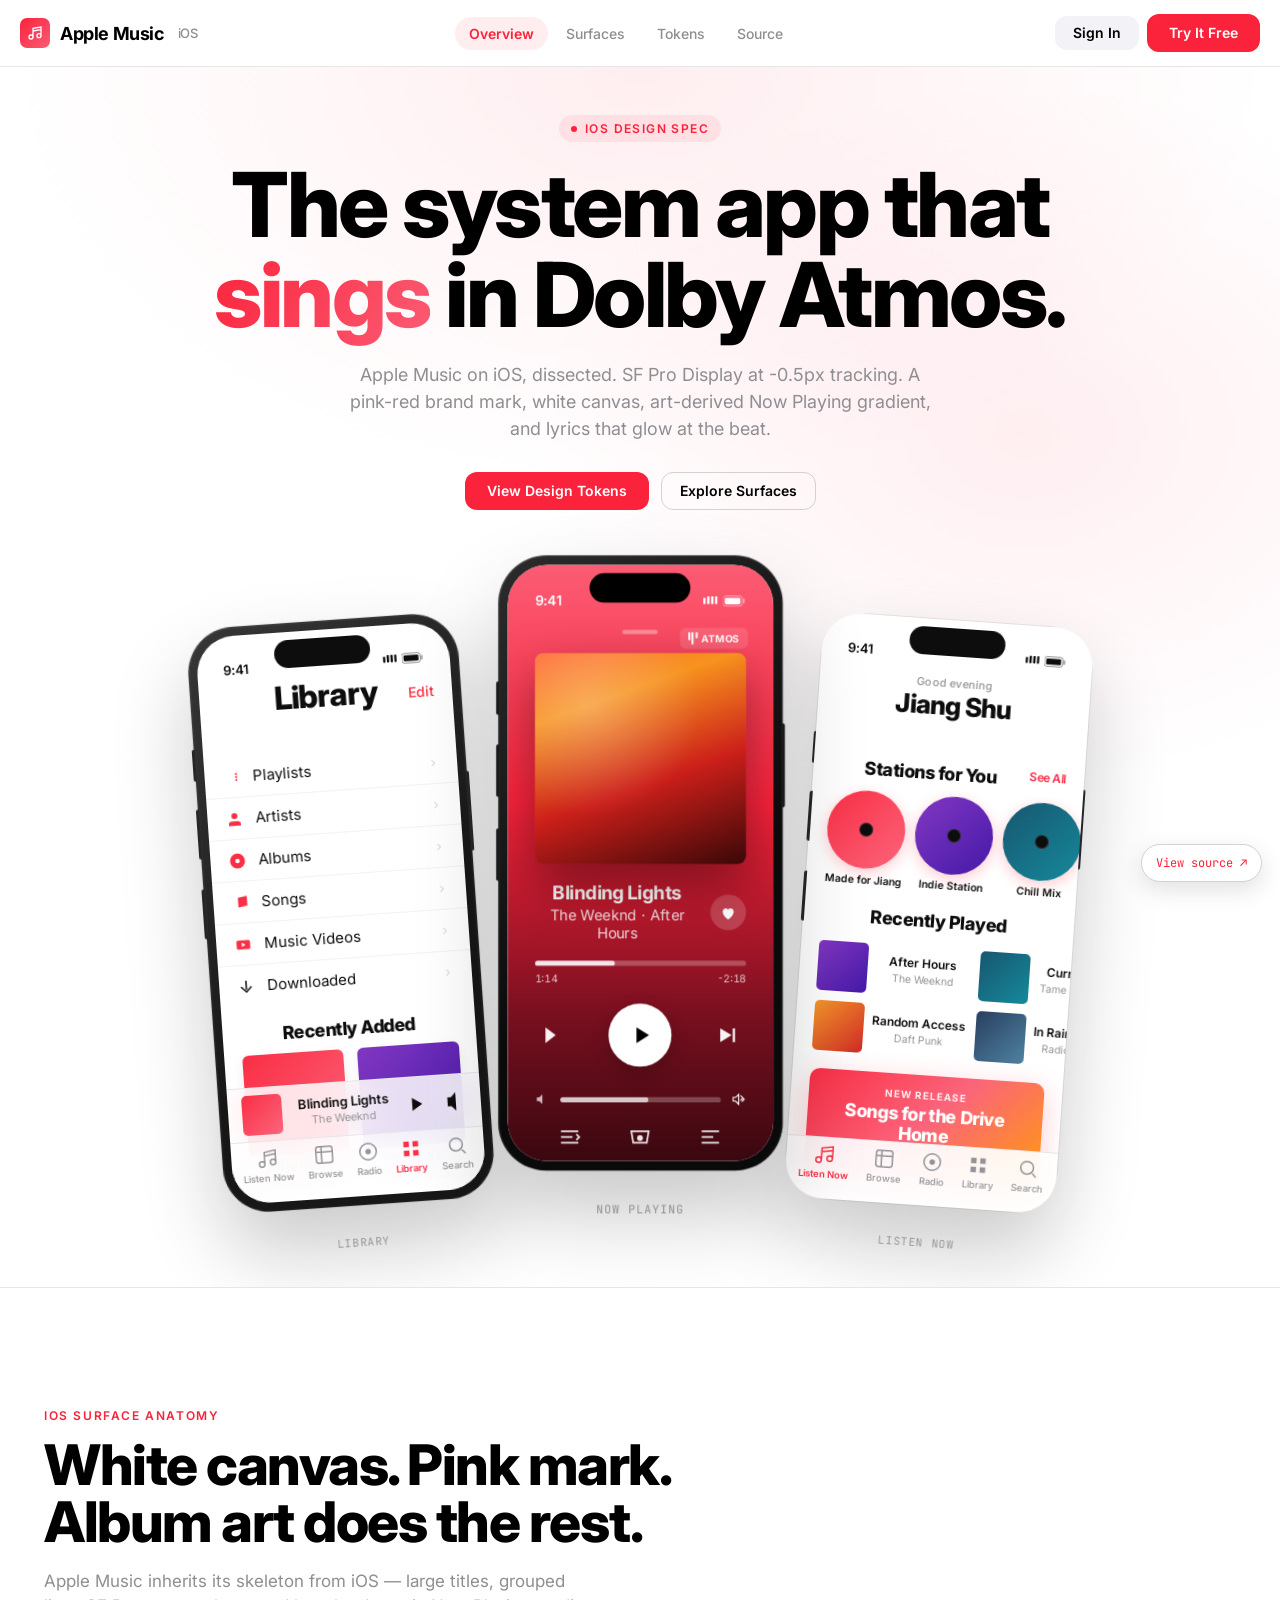
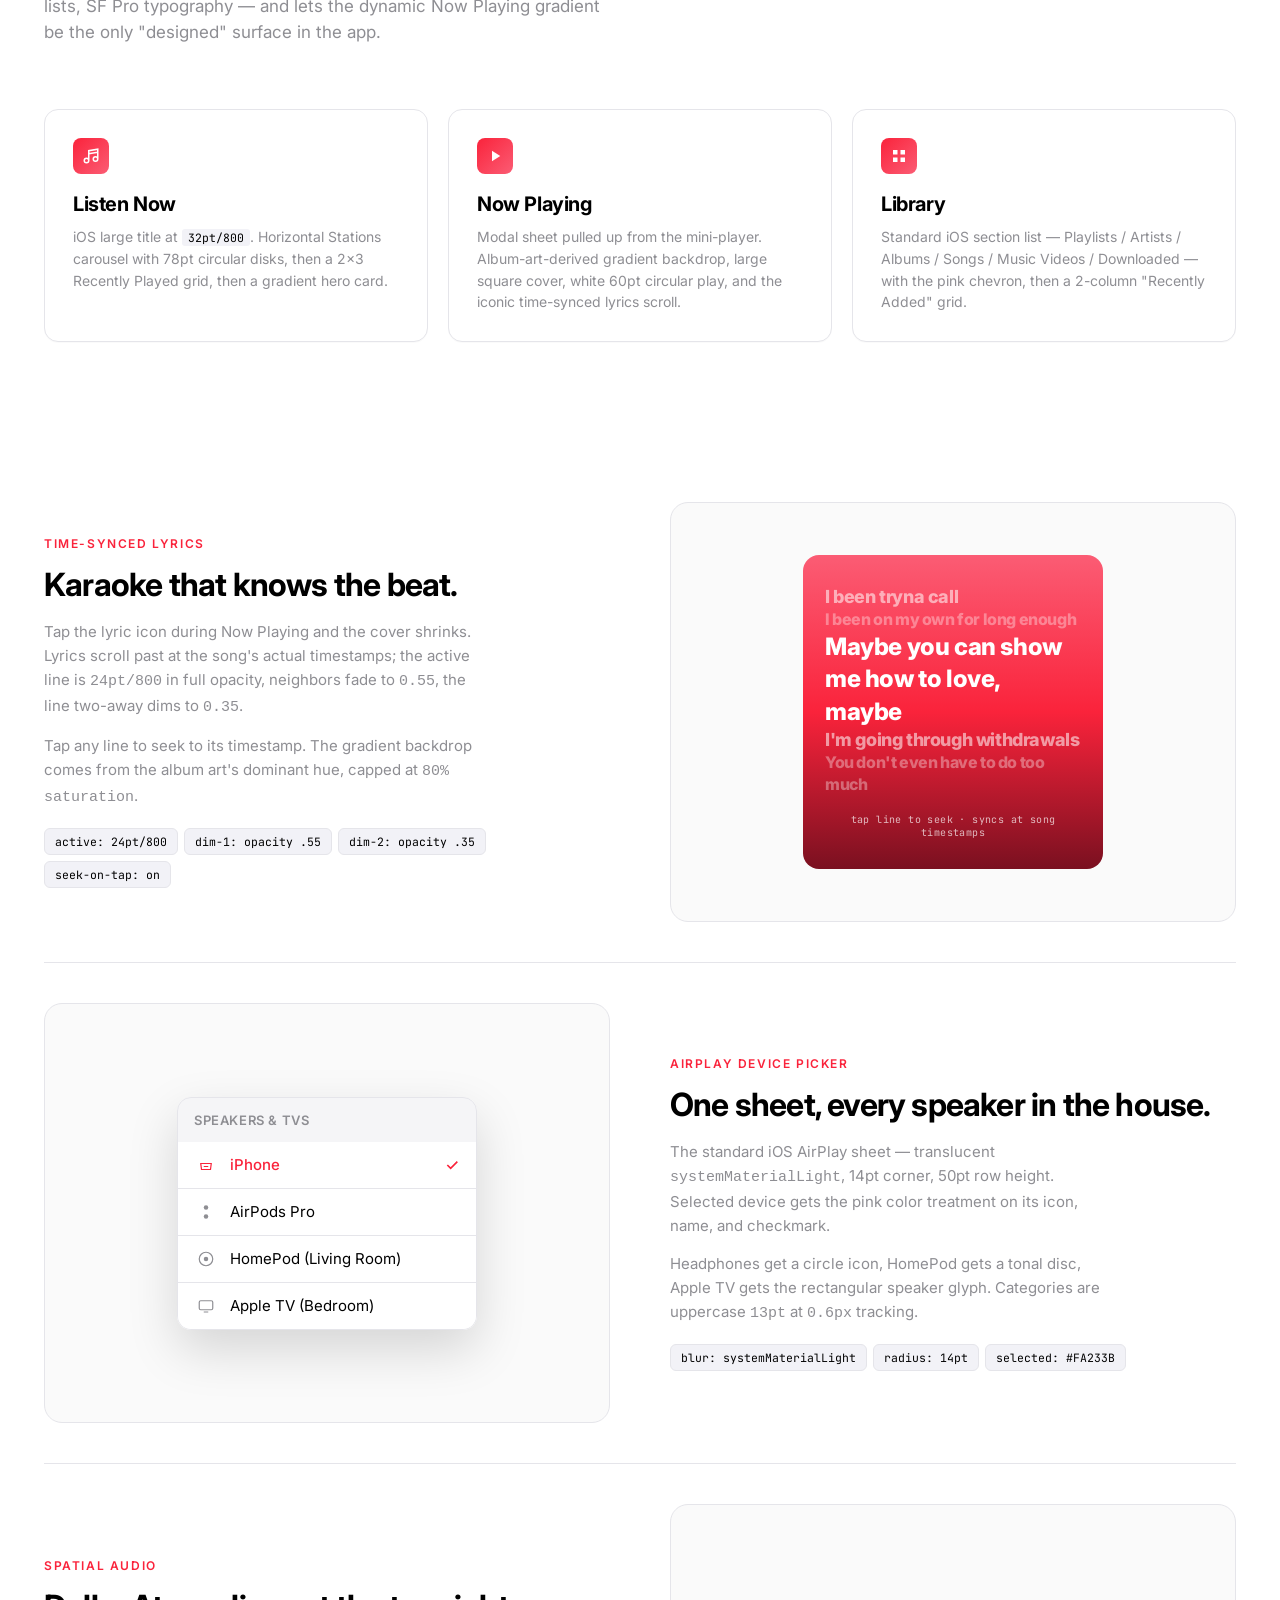
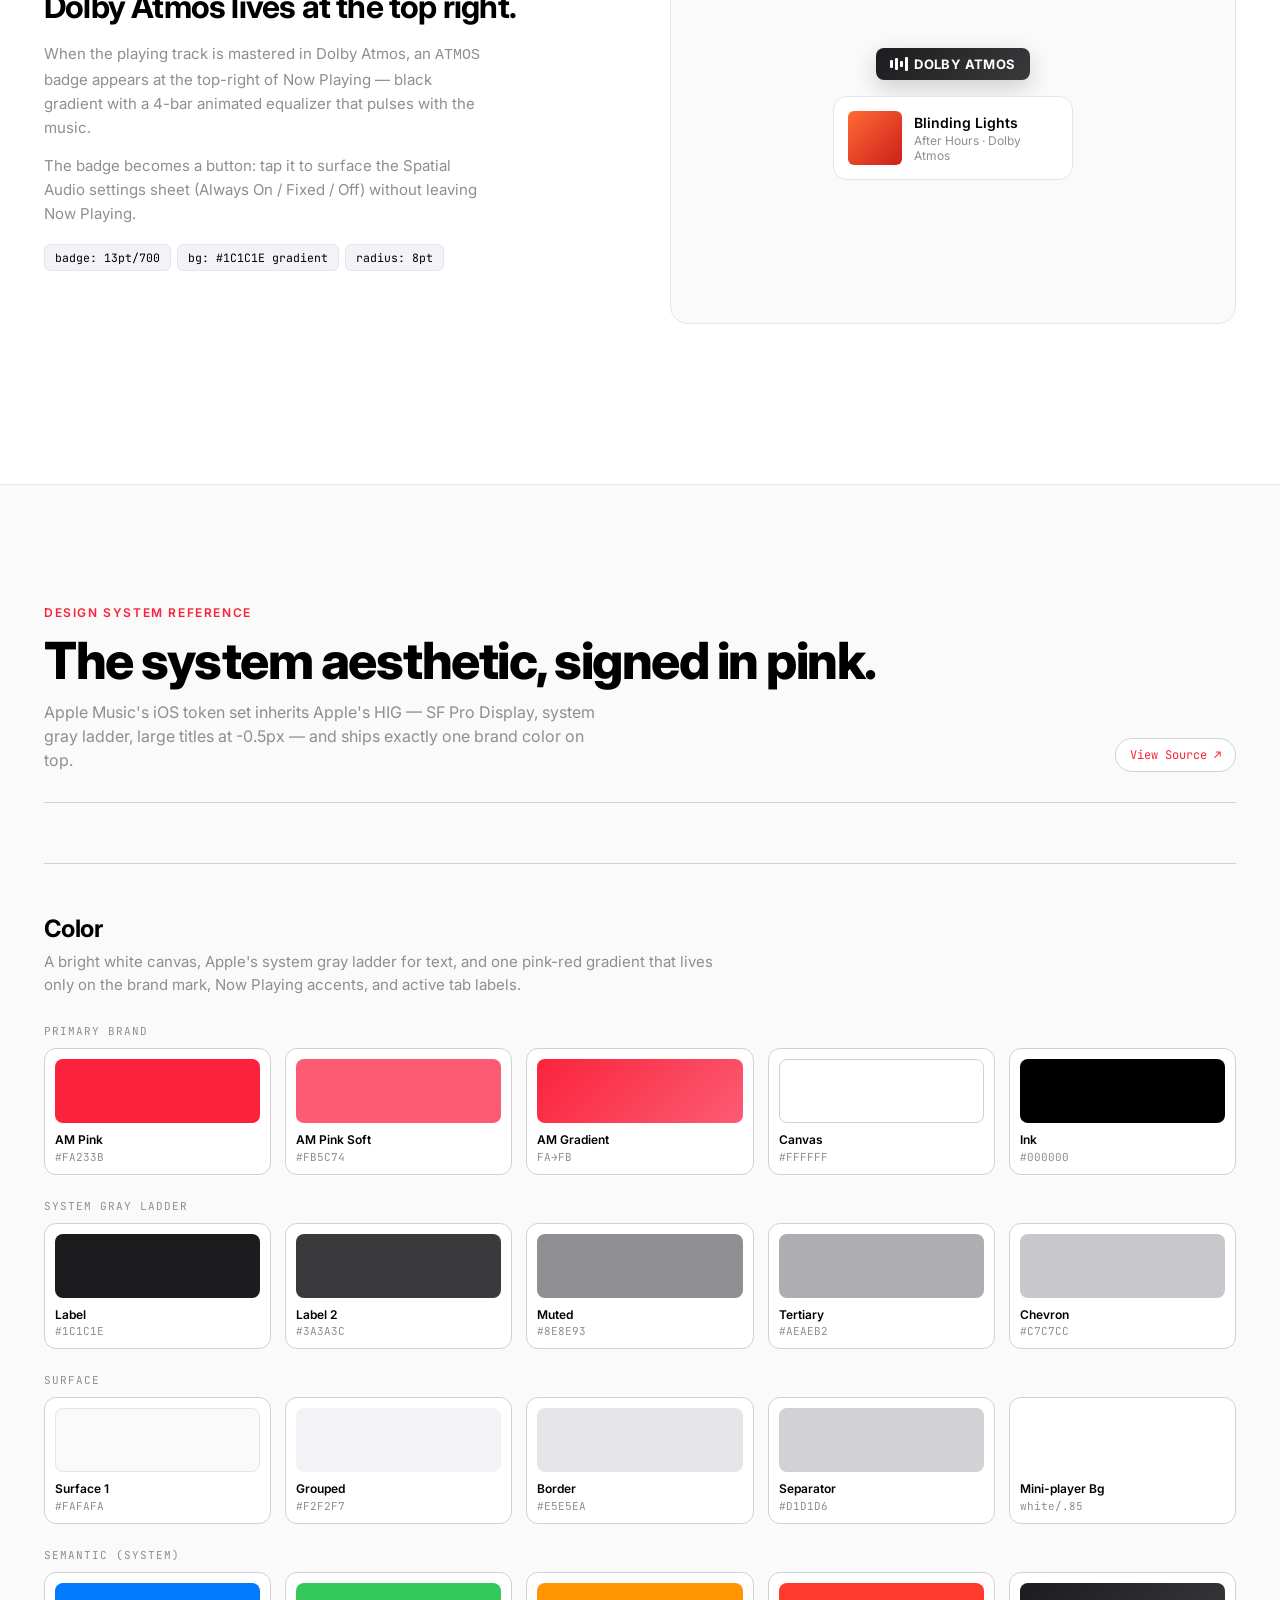
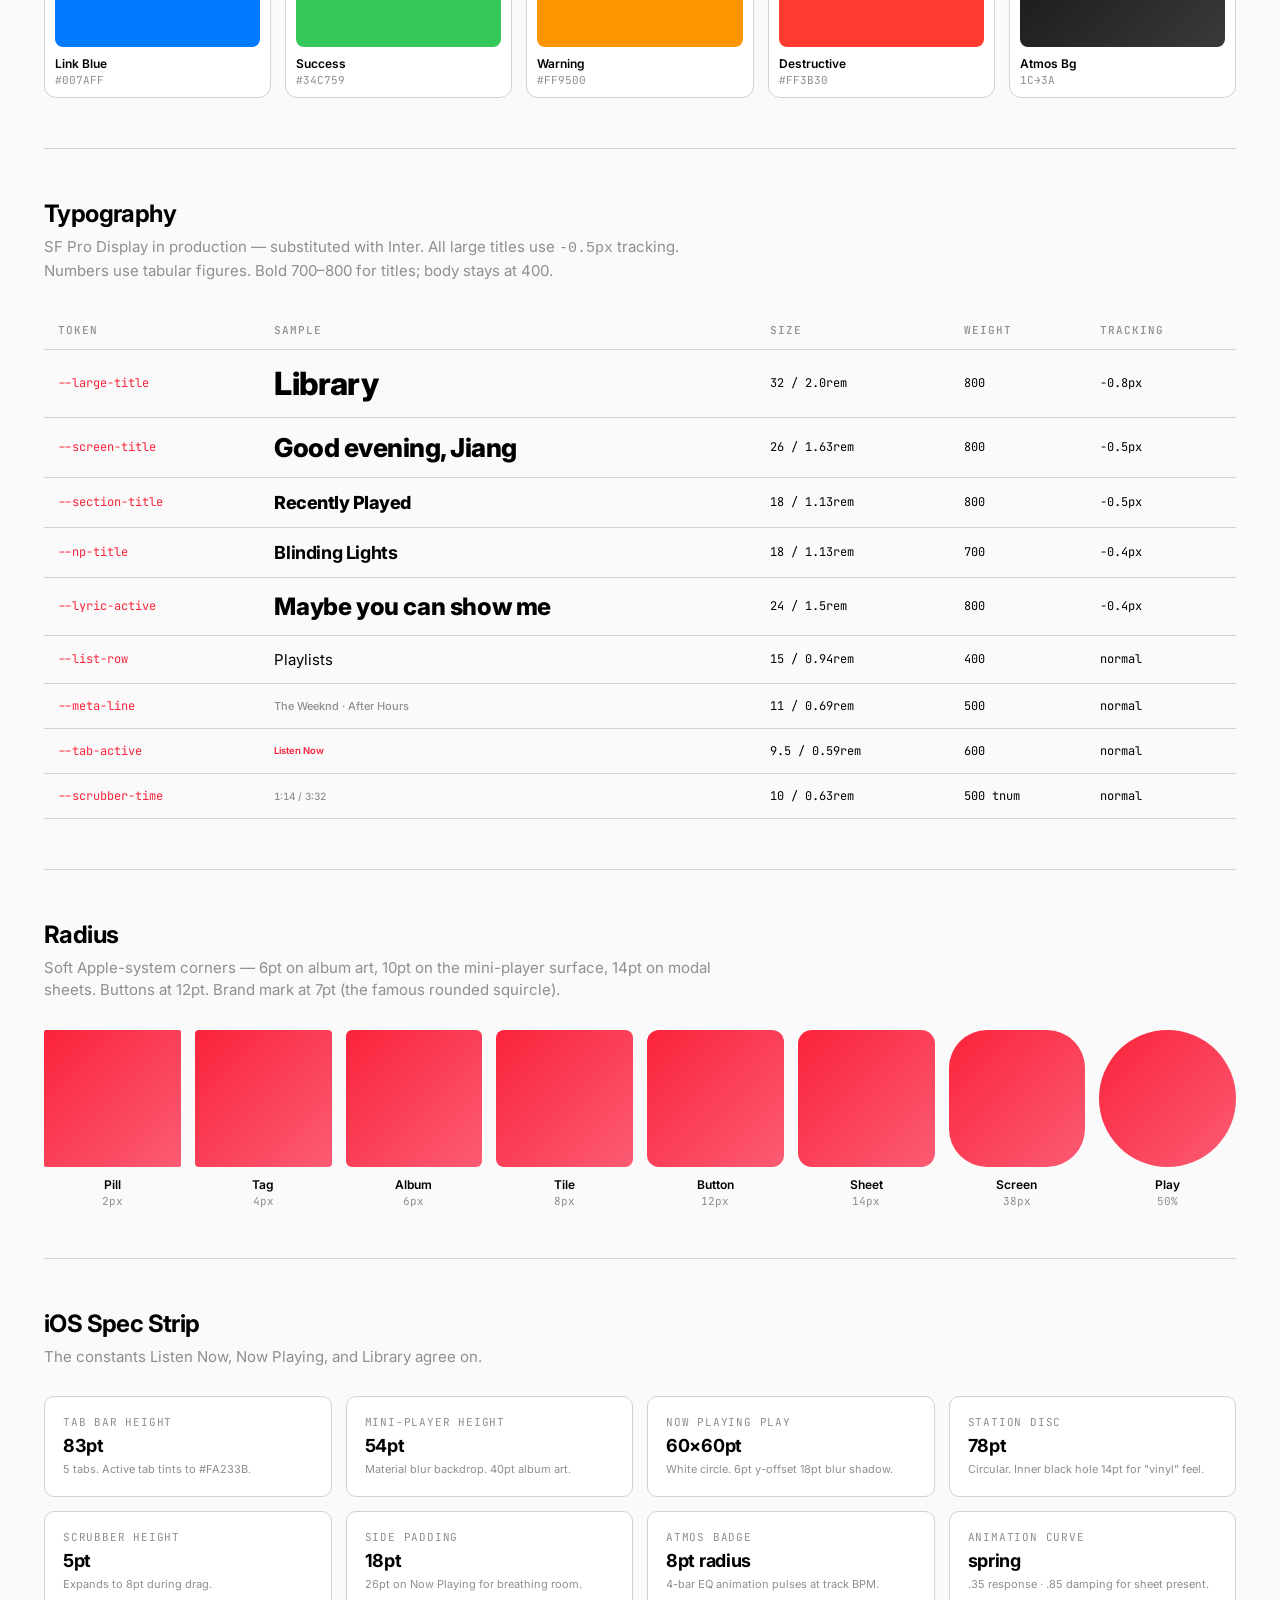
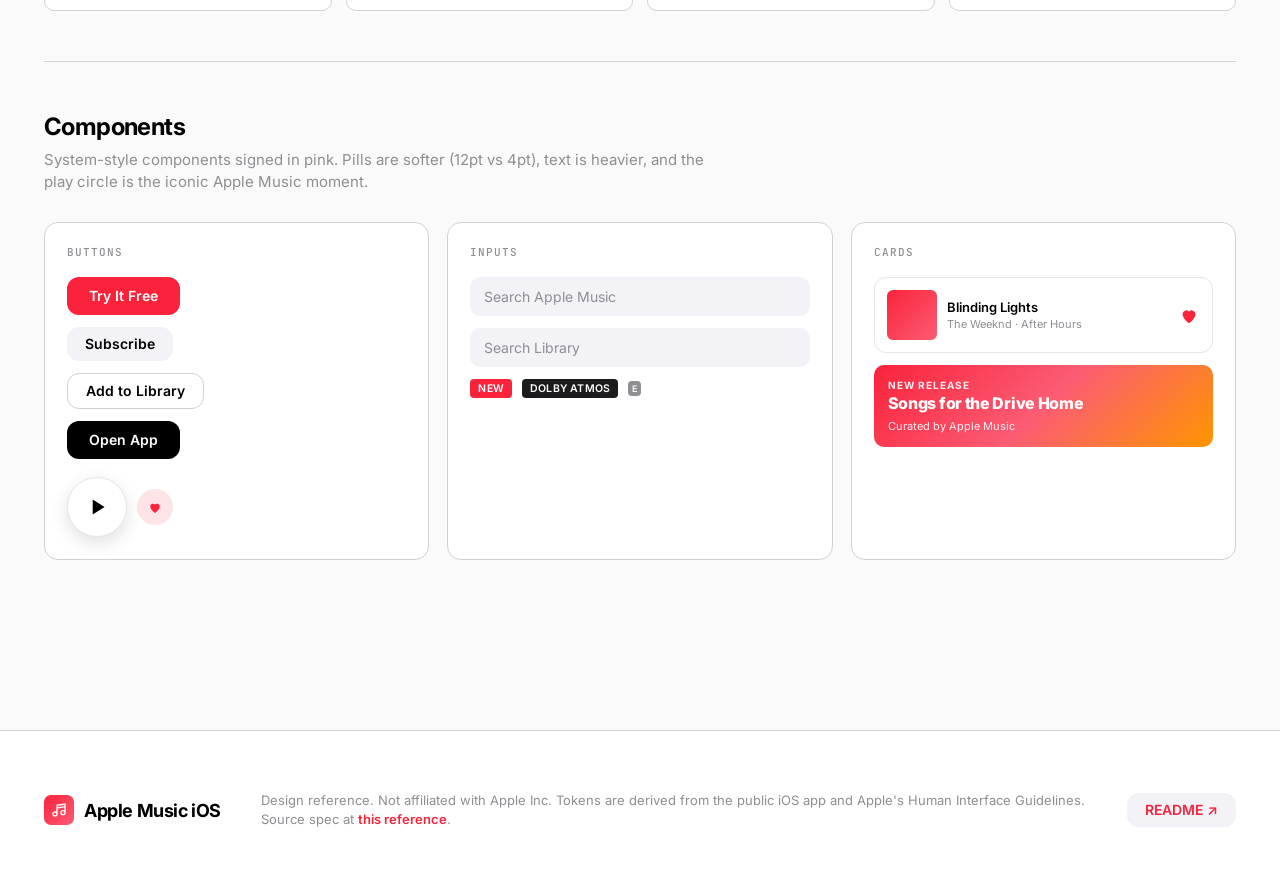
<file: skills/claude/awesome-design-html/assets/ios/design.apple-music-ios.html>
<!doctype html>
<html lang="en">
<head>
<meta charset="utf-8" />
<meta name="viewport" content="width=device-width, initial-scale=1" />
<title>Apple Music — iOS design spec</title>
<meta name="description" content="Apple Music iOS app design reference. Pink-red gradient brand mark, SF Pro Display, white canvas, time-synced lyrics, Dolby Atmos badge, AirPlay device sheet." />
<link rel="preconnect" href="https://fonts.googleapis.com" />
<link rel="preconnect" href="https://fonts.gstatic.com" crossorigin />
<link href="https://fonts.googleapis.com/css2?family=Inter:wght@400;500;600;700;800;900&family=JetBrains+Mono:wght@400;500&display=swap" rel="stylesheet" />
<style>
:root{
  --canvas:#fff; --surface-1:#fafafa; --surface-2:#f2f2f7; --surface-card:#fff; --surface-grouped:#f2f2f7;
  --am-pink:#FA233B; --am-pink2:#FB5C74;
  --ink:#000; --ink-soft:#1c1c1e; --ink-muted:#8e8e93; --ink-dim:#aeaeb2;
  --border:#d1d1d6; --border-soft:#e5e5ea;
  --negative:#FF3B30; --warning:#FF9500; --announce:#007AFF;
  --font-ui:"Inter",-apple-system,BlinkMacSystemFont,"Helvetica Neue",helvetica,arial,sans-serif;
  --font-mono:"JetBrains Mono",ui-monospace,monospace;
  --r-min:2px; --r-sm:4px; --r-md:6px; --r-lg:8px; --r-xl:12px; --r-pill:500px; --r-full:9999px;
}
*{box-sizing:border-box;margin:0;padding:0}
html,body{background:var(--canvas);color:var(--ink);font-family:var(--font-ui);-webkit-font-smoothing:antialiased}
a{color:inherit;text-decoration:none}
button{font-family:inherit;border:0;background:none;color:inherit;cursor:pointer}
img,svg{display:block;max-width:100%}
.container{max-width:1240px;margin:0 auto;padding:0 24px}

/* ========== NAV ========== */
.nav-wrap{position:sticky;top:0;z-index:50;background:rgba(255,255,255,.85);backdrop-filter:blur(20px);border-bottom:1px solid var(--border-soft)}
.nav{display:flex;align-items:center;justify-content:space-between;padding:14px 0}
.brand{display:flex;align-items:center;gap:10px;font-weight:700;font-size:18px;letter-spacing:-.4px}
.brand-mark{width:30px;height:30px;border-radius:7px;background:linear-gradient(135deg,#FA233B,#FB5C74);display:grid;place-items:center}
.brand-mark svg{width:16px;height:16px;fill:#fff}
.nav-mid{display:flex;gap:4px}
.nav-pill{padding:8px 14px;border-radius:var(--r-full);font-size:14px;font-weight:500;color:var(--ink-muted)}
.nav-pill:hover{color:var(--ink);background:var(--surface-2)}
.nav-pill.active{color:var(--am-pink);background:rgba(250,35,59,.08);font-weight:600}
.nav-cta{display:flex;align-items:center;gap:8px}
.btn{display:inline-flex;align-items:center;gap:6px;font-weight:600;font-size:14px;line-height:1;cursor:pointer;border:0;text-decoration:none;transition:transform .12s, background .15s, color .15s}
.btn:hover{transform:scale(1.02)}
.btn-primary{background:var(--am-pink);color:#fff;padding:12px 22px;border-radius:var(--r-xl)}
.btn-primary:hover{background:#e01e34}
.btn-pill{background:var(--surface-2);color:var(--ink);padding:10px 18px;border-radius:var(--r-xl)}
.btn-outline{background:transparent;border:1px solid var(--border);color:var(--ink);padding:10px 18px;border-radius:var(--r-xl)}
.btn-light{background:#000;color:#fff;padding:12px 22px;border-radius:var(--r-xl)}

/* ========== HERO ========== */
.hero{position:relative;padding:48px 0 100px;overflow:hidden}
.hero::before{content:"";position:absolute;inset:0;background:radial-gradient(900px 600px at 50% 0%,rgba(250,35,59,.08),transparent 70%),radial-gradient(700px 500px at 80% 30%,rgba(251,92,116,.10),transparent 70%);pointer-events:none}
.hero-inner{position:relative;text-align:center;max-width:920px;margin:0 auto}
.hero-eyebrow{display:inline-flex;align-items:center;gap:8px;padding:6px 12px;border-radius:var(--r-full);background:rgba(250,35,59,.08);color:var(--am-pink);font-size:12px;font-weight:600;letter-spacing:1.4px;text-transform:uppercase;margin-bottom:18px}
.hero-eyebrow .dot{width:6px;height:6px;border-radius:50%;background:var(--am-pink)}
.hero h1{font-size:clamp(44px,7vw,90px);line-height:1;letter-spacing:-2.5px;font-weight:800;margin-bottom:22px;color:#000}
.hero h1 .gradient-word{background:linear-gradient(120deg,#FA233B,#FB5C74);-webkit-background-clip:text;background-clip:text;color:transparent}
.hero p{font-size:18px;line-height:1.5;color:var(--ink-muted);max-width:600px;margin:0 auto 30px}
.hero-ctas{display:flex;gap:12px;justify-content:center;flex-wrap:wrap;margin-bottom:90px}
.hero-stage{position:relative;display:flex;justify-content:center;align-items:flex-end;gap:30px;perspective:1600px}

/* ========== iPHONE FRAME ========== */
.iphone{width:280px;aspect-ratio:9/19.5;background:linear-gradient(140deg,#2c2c2c,#0a0a0a 60%);border-radius:46px;padding:9px;position:relative;box-shadow:inset 0 0 0 1.5px rgba(255,255,255,.06),inset 0 -2px 0 rgba(0,0,0,.6),0 40px 80px rgba(0,0,0,.22),0 0 0 1px rgba(0,0,0,.08)}
.iphone::before{content:"";position:absolute;top:120px;left:-2px;width:3px;height:32px;background:#1a1a1a;border-radius:2px 0 0 2px}
.iphone::after{content:"";position:absolute;top:180px;left:-2px;width:3px;height:50px;background:#1a1a1a;border-radius:2px 0 0 2px;box-shadow:0 80px 0 #1a1a1a}
.iphone .right-btn{position:absolute;top:160px;right:-2px;width:3px;height:80px;background:#1a1a1a;border-radius:0 2px 2px 0}
.iphone-screen{width:100%;height:100%;border-radius:38px;overflow:hidden;position:relative;background:#fff}
.dynamic-island{position:absolute;top:8px;left:50%;transform:translateX(-50%);width:96px;height:28px;background:#000;border-radius:999px;z-index:20}
.status-bar{position:absolute;top:0;left:0;right:0;height:50px;display:flex;justify-content:space-between;align-items:center;padding:18px 26px 0;z-index:15;font-size:13px;font-weight:600;color:#000;letter-spacing:-.2px}
.status-bar.np{color:#fff}
.status-bar .sb-icons{display:flex;gap:5px;align-items:center}
.iphone-stage-center{transform:translateY(-30px) scale(1.05);z-index:3}
.iphone-stage-left{transform:rotate(-4deg) translateY(20px);z-index:2;opacity:.95}
.iphone-stage-right{transform:rotate(4deg) translateY(20px);z-index:2;opacity:.95}
.iphone-label{position:absolute;bottom:-44px;left:50%;transform:translateX(-50%);font-family:var(--font-mono);font-size:11px;color:#8e8e93;letter-spacing:.6px;text-transform:uppercase;white-space:nowrap}

.scr{position:absolute;inset:0;font-size:11px;display:flex;flex-direction:column;color:#000}

/* ========== SCREEN: LISTEN NOW ========== */
.am-bg{background:#fff;position:absolute;inset:0}
.am-head{padding:56px 18px 8px}
.am-head .greet{font-size:11px;color:#8e8e93;font-weight:500;letter-spacing:.2px}
.am-head h1{font-size:26px;font-weight:800;letter-spacing:-.8px;line-height:1.05;margin-top:2px}
.am-sec{padding:14px 18px 6px}
.am-sec h2{font-size:18px;font-weight:800;letter-spacing:-.5px}
.am-sec .more{font-size:12px;color:var(--am-pink);font-weight:600;float:right}
.am-stations{display:flex;gap:10px;overflow:hidden;padding:6px 18px 0}
.am-station{flex-shrink:0;width:78px;text-align:center}
.am-station .disc{width:78px;height:78px;border-radius:50%;background:linear-gradient(135deg,#FA233B,#FB5C74);position:relative;margin-bottom:6px;box-shadow:0 4px 14px rgba(250,35,59,.25)}
.am-station .disc.s2{background:linear-gradient(135deg,#7b2cbf,#3a0ca3)}
.am-station .disc.s3{background:linear-gradient(135deg,#0a4d68,#088395)}
.am-station .disc.s4{background:linear-gradient(135deg,#f7931e,#cc1f1a)}
.am-station .disc::after{content:"";position:absolute;inset:32px;border-radius:50%;background:#000;box-shadow:inset 0 0 0 1px rgba(255,255,255,.15)}
.am-station .nm{font-size:10.5px;font-weight:600;line-height:1.2;color:#000}
.am-grid{display:grid;grid-template-columns:1fr 1fr;gap:10px;padding:10px 18px}
.am-tile{display:flex;align-items:center;gap:8px}
.am-tile .alb{width:50px;height:50px;border-radius:5px;background:linear-gradient(135deg,#7b2cbf,#3a0ca3);flex-shrink:0}
.am-tile .alb.a2{background:linear-gradient(135deg,#0a4d68,#088395)}
.am-tile .alb.a3{background:linear-gradient(135deg,#f7931e,#cc1f1a)}
.am-tile .alb.a4{background:linear-gradient(135deg,#1d3557,#457b9d)}
.am-tile .alb.a5{background:radial-gradient(circle at 30% 30%,#ffd60a,#5f0f40)}
.am-tile .alb.a6{background:linear-gradient(135deg,#06d6a0,#073b4c)}
.am-tile .meta{flex:1;min-width:0}
.am-tile .t{font-size:12px;font-weight:600;line-height:1.2;color:#000;overflow:hidden;text-overflow:ellipsis;white-space:nowrap}
.am-tile .s{font-size:10.5px;color:#8e8e93;margin-top:2px;overflow:hidden;text-overflow:ellipsis;white-space:nowrap}
.am-hero{margin:8px 18px 0;border-radius:10px;background:linear-gradient(135deg,#FA233B,#FB5C74,#FF9500);padding:14px;color:#fff;position:relative;overflow:hidden;box-shadow:0 8px 28px rgba(250,35,59,.25)}
.am-hero .lbl{font-size:10px;text-transform:uppercase;letter-spacing:1px;font-weight:700;opacity:.9}
.am-hero h3{font-size:18px;font-weight:800;letter-spacing:-.4px;line-height:1.1;margin:4px 0 6px}
.am-hero .by{font-size:11px;opacity:.9}
.am-mini{position:absolute;bottom:62px;left:0;right:0;height:54px;background:rgba(255,255,255,.85);backdrop-filter:blur(20px);border-top:1px solid #e5e5ea;display:flex;align-items:center;gap:8px;padding:6px 14px;z-index:9}
.am-mini .alb{width:40px;height:40px;border-radius:5px;background:linear-gradient(135deg,#FA233B,#FB5C74);flex-shrink:0}
.am-mini .meta{flex:1;min-width:0}
.am-mini .t{font-size:13px;font-weight:600;color:#000;overflow:hidden;text-overflow:ellipsis;white-space:nowrap}
.am-mini .s{font-size:11px;color:#8e8e93;margin-top:1px}
.am-mini .ctrl{display:flex;align-items:center;gap:18px}
.am-mini .ctrl svg{width:22px;height:22px;fill:#000}

/* ========== SCREEN: NOW PLAYING ========== */
.np-bg{position:absolute;inset:0;background:linear-gradient(180deg,#FB5C74 0%,#FA233B 40%,#7a1020 75%,#3a0810 100%)}
.np-head{padding:62px 26px 0;display:flex;flex-direction:column;align-items:center;gap:6px}
.np-pull{width:34px;height:4px;border-radius:2px;background:rgba(255,255,255,.35)}
.np-cover{margin:18px 26px 0;aspect-ratio:1;border-radius:8px;background:linear-gradient(160deg,#ff6b35 0%,#f7931e 25%,#cc1f1a 60%,#3a0808 100%);box-shadow:0 20px 50px rgba(0,0,0,.4);position:relative;overflow:hidden}
.np-cover::after{content:"";position:absolute;inset:0;background:radial-gradient(circle at 25% 25%,rgba(255,255,255,.25),transparent 50%)}
.np-info{padding:18px 26px 0;display:flex;align-items:center;justify-content:space-between;gap:10px}
.np-info .ti{flex:1;min-width:0}
.np-info .nm{font-size:18px;font-weight:700;color:#fff;letter-spacing:-.4px;line-height:1.15}
.np-info .ar{font-size:14px;color:rgba(255,255,255,.85);margin-top:2px}
.np-info .heart{width:34px;height:34px;border-radius:50%;background:rgba(255,255,255,.18);display:grid;place-items:center;flex-shrink:0}
.np-info .heart svg{width:18px;height:18px;fill:#fff}
.np-progress{padding:18px 26px 4px}
.np-bar{height:5px;background:rgba(255,255,255,.25);border-radius:999px;overflow:hidden;margin-bottom:6px;position:relative}
.np-bar .fill{height:100%;width:38%;background:rgba(255,255,255,.85);border-radius:999px}
.np-times{display:flex;justify-content:space-between;font-size:10px;color:rgba(255,255,255,.75);font-feature-settings:"tnum"}
.np-controls{display:flex;align-items:center;justify-content:space-between;padding:14px 30px 6px}
.np-controls svg{fill:#fff}
.np-controls .icon{width:26px;height:26px;opacity:.95}
.np-controls .play-btn{width:60px;height:60px;border-radius:50%;background:#fff;display:grid;place-items:center;box-shadow:0 6px 18px rgba(0,0,0,.2)}
.np-controls .play-btn svg{width:26px;height:26px;fill:#000;margin-left:2px}
.np-vol{padding:18px 26px 0;display:flex;align-items:center;gap:10px}
.np-vol svg{width:14px;height:14px;fill:rgba(255,255,255,.7)}
.np-vol .bar{flex:1;height:5px;background:rgba(255,255,255,.25);border-radius:999px;overflow:hidden}
.np-vol .bar .fill{height:100%;width:55%;background:rgba(255,255,255,.7);border-radius:999px}
.np-bottom{padding:18px 26px 0;display:flex;align-items:center;justify-content:space-around}
.np-bottom svg{width:22px;height:22px;fill:#fff;opacity:.9}
.np-atmos{position:absolute;top:60px;right:24px;display:flex;align-items:center;gap:4px;background:rgba(255,255,255,.12);padding:4px 8px;border-radius:6px;font-size:9.5px;color:#fff;font-weight:700;letter-spacing:.4px}

/* ========== SCREEN: LIBRARY ========== */
.lib-head{padding:50px 18px 8px}
.lib-head h1{font-size:32px;font-weight:800;letter-spacing:-.8px;color:#000}
.lib-head .edit{position:absolute;right:18px;top:60px;font-size:14px;color:var(--am-pink);font-weight:500}
.lib-list{padding:8px 0 0}
.lib-row{display:flex;align-items:center;justify-content:space-between;padding:11px 18px;border-bottom:1px solid #f2f2f7;font-size:15px;color:#000}
.lib-row.last{border-bottom:0}
.lib-row .lhs{display:flex;align-items:center;gap:12px}
.lib-row .lhs svg{width:18px;height:18px;fill:var(--am-pink)}
.lib-row .chev{color:#c7c7cc}
.lib-row .chev svg{width:12px;height:12px;fill:currentColor}
.lib-sec-title{font-size:18px;font-weight:800;letter-spacing:-.5px;padding:18px 18px 10px}
.lib-grid{display:grid;grid-template-columns:1fr 1fr;gap:14px;padding:0 18px}
.lib-card{cursor:pointer}
.lib-card .alb{width:100%;aspect-ratio:1;border-radius:6px;background:linear-gradient(135deg,#FA233B,#FB5C74);margin-bottom:6px;box-shadow:0 4px 12px rgba(0,0,0,.08)}
.lib-card .alb.l2{background:linear-gradient(135deg,#7b2cbf,#3a0ca3)}
.lib-card .alb.l3{background:linear-gradient(135deg,#0a4d68,#088395)}
.lib-card .alb.l4{background:linear-gradient(135deg,#06d6a0,#073b4c)}
.lib-card .t{font-size:12px;font-weight:600;color:#000;line-height:1.2}
.lib-card .s{font-size:11px;color:#8e8e93;margin-top:2px}

/* tab bar */
.am-tab{position:absolute;bottom:0;left:0;right:0;height:62px;background:rgba(255,255,255,.92);backdrop-filter:blur(20px);display:flex;justify-content:space-around;align-items:flex-start;padding:6px 4px 0;z-index:10;border-top:1px solid #e5e5ea}
.am-tab .tb{display:flex;flex-direction:column;align-items:center;gap:3px;color:#8e8e93;font-size:9.5px;font-weight:500}
.am-tab .tb.active{color:var(--am-pink);font-weight:600}
.am-tab .tb svg{width:22px;height:22px;fill:currentColor}

/* ========== FEATURES ========== */
.section{padding:120px 0;border-top:1px solid var(--border-soft)}
.section-eyebrow{font-size:12px;letter-spacing:1.6px;text-transform:uppercase;font-weight:600;color:var(--am-pink);margin-bottom:14px}
.section-head{max-width:760px;margin-bottom:64px}
.section-head h2{font-size:clamp(34px,4.5vw,56px);font-weight:800;letter-spacing:-1.5px;line-height:1.02;margin-bottom:18px;color:#000}
.section-head p{font-size:17px;color:var(--ink-muted);line-height:1.5;max-width:560px}

.feature-grid{display:grid;grid-template-columns:repeat(3,1fr);gap:20px}
.feat{background:#fff;border-radius:14px;padding:28px;border:1px solid var(--border-soft);box-shadow:0 1px 0 rgba(0,0,0,.02)}
.feat:hover{background:#fafafa}
.feat .feat-ic{width:36px;height:36px;border-radius:8px;background:linear-gradient(135deg,#FA233B,#FB5C74);display:grid;place-items:center;margin-bottom:18px}
.feat .feat-ic svg{width:18px;height:18px;fill:#fff}
.feat h3{font-size:20px;font-weight:700;letter-spacing:-.4px;margin-bottom:10px;color:#000}
.feat p{font-size:14px;color:var(--ink-muted);line-height:1.55}
.feat code{font-family:var(--font-mono);font-size:11.5px;background:var(--surface-2);padding:1px 6px;border-radius:3px;color:#000}

.ios-feat{display:grid;grid-template-columns:1fr 1fr;gap:60px;align-items:center;padding:40px 0;border-top:1px solid var(--border-soft)}
.ios-feat:first-child{border-top:0}
.ios-feat-text h3{font-size:32px;font-weight:700;letter-spacing:-.8px;margin-bottom:16px;color:#000}
.ios-feat-text p{font-size:15px;color:var(--ink-muted);line-height:1.6;margin-bottom:14px;max-width:440px}
.ios-feat-tokens{display:flex;flex-wrap:wrap;gap:6px;margin-top:18px}
.ios-feat-tokens code{font-family:var(--font-mono);font-size:11.5px;background:var(--surface-2);padding:5px 10px;border-radius:6px;color:#000;border:1px solid var(--border-soft)}
.ios-feat-visual{background:var(--surface-1);border-radius:18px;padding:40px;display:grid;place-items:center;min-height:420px;border:1px solid var(--border-soft);position:relative;overflow:hidden}

/* lyrics */
.lyr-stage{width:300px;background:linear-gradient(180deg,#FB5C74,#FA233B,#7a1020);border-radius:16px;padding:30px 22px;color:#fff}
.lyr-stage .l{font-weight:800;line-height:1.35;letter-spacing:-.4px;transition:all .25s}
.lyr-stage .l.dim1{font-size:16px;opacity:.35}
.lyr-stage .l.dim2{font-size:18px;opacity:.55}
.lyr-stage .l.active{font-size:24px;opacity:1;color:#fff}
.lyr-stage .l.next{font-size:18px;opacity:.55}
.lyr-stage .lab{font-family:var(--font-mono);font-size:10px;opacity:.7;margin-top:18px;text-align:center;letter-spacing:.4px}

/* AirPlay sheet */
.ap-sheet{width:300px;background:rgba(245,245,247,.95);backdrop-filter:blur(20px);border:1px solid #e5e5ea;border-radius:14px;overflow:hidden;box-shadow:0 20px 50px rgba(0,0,0,.15)}
.ap-sheet .hd{padding:14px 16px;font-size:13px;font-weight:600;color:#8e8e93;text-transform:uppercase;letter-spacing:.6px}
.ap-sheet .row{display:flex;align-items:center;gap:12px;padding:11px 16px;background:#fff;border-bottom:1px solid #e5e5ea;font-size:15px;color:#000}
.ap-sheet .row:last-child{border-bottom:0}
.ap-sheet .row .ic{width:24px;height:24px;display:grid;place-items:center;color:#8e8e93}
.ap-sheet .row .ic svg{width:18px;height:18px;fill:currentColor}
.ap-sheet .row.sel .ic{color:var(--am-pink)}
.ap-sheet .row .nm{flex:1}
.ap-sheet .row.sel .nm{color:var(--am-pink);font-weight:500}
.ap-sheet .row .ck{color:var(--am-pink)}
.ap-sheet .row .ck svg{width:16px;height:16px;fill:currentColor}

/* atmos badge */
.atmos-stage{display:flex;flex-direction:column;align-items:center;gap:16px}
.atmos-badge{display:inline-flex;align-items:center;gap:6px;padding:8px 14px;border-radius:8px;background:linear-gradient(135deg,#1c1c1e,#3a3a3c);color:#fff;font-weight:700;font-size:13px;letter-spacing:.4px;box-shadow:0 8px 24px rgba(0,0,0,.18)}
.atmos-badge .d{display:flex;align-items:center;gap:2px}
.atmos-badge .d span{display:block;width:3px;background:#fff;border-radius:1px}
.atmos-badge .d span:nth-child(1){height:8px}
.atmos-badge .d span:nth-child(2){height:12px}
.atmos-badge .d span:nth-child(3){height:6px}
.atmos-badge .d span:nth-child(4){height:14px}
.atmos-card{width:240px;background:#fff;border:1px solid #e5e5ea;border-radius:14px;padding:14px;display:flex;gap:12px;align-items:center}
.atmos-card .alb{width:54px;height:54px;border-radius:6px;background:linear-gradient(135deg,#ff6b35,#cc1f1a)}
.atmos-card .meta{flex:1}
.atmos-card .t{font-size:14px;font-weight:600;color:#000}
.atmos-card .s{font-size:12px;color:#8e8e93;margin-top:2px}

/* ========== DS ========== */
.ds-section{padding:120px 0;background:#fafafa;border-top:1px solid var(--border-soft)}
.ds-intro{display:grid;grid-template-columns:1fr auto;gap:24px;align-items:end;margin-bottom:60px;border-bottom:1px solid var(--border);padding-bottom:30px}
.ds-intro h2{font-size:clamp(32px,4vw,52px);font-weight:800;letter-spacing:-1.5px;line-height:1.02;margin:14px 0 14px;color:#000}
.ds-intro p{font-size:16px;color:var(--ink-muted);max-width:560px;line-height:1.5}
.ds-source{font-family:var(--font-mono);font-size:12px;color:var(--am-pink);border:1px solid var(--border);padding:8px 14px;border-radius:var(--r-full);white-space:nowrap;background:#fff}
.ds-source:hover{background:var(--surface-2)}

.ds-block{padding:50px 0;border-top:1px solid var(--border)}
.ds-block:first-of-type{border-top:0;padding-top:0}
.ds-heading{font-size:24px;font-weight:700;letter-spacing:-.6px;margin-bottom:8px;color:#000}
.ds-desc{font-size:15px;color:var(--ink-muted);max-width:680px;line-height:1.5;margin-bottom:28px}
.ds-caption{font-family:var(--font-mono);font-size:11px;text-transform:uppercase;letter-spacing:1px;color:var(--ink-muted);margin:24px 0 10px}

.ds-swatches{display:grid;grid-template-columns:repeat(5,1fr);gap:14px}
.ds-sw{background:#fff;border-radius:12px;padding:10px;border:1px solid var(--border)}
.ds-sw .chip{height:64px;border-radius:8px;margin-bottom:10px}
.ds-sw .name{font-size:12px;font-weight:600;line-height:1.2;color:#000}
.ds-sw .val{font-family:var(--font-mono);font-size:11px;color:#8e8e93;margin-top:2px}

.ds-type-table{width:100%;border-collapse:collapse;font-family:var(--font-mono);font-size:12px}
.ds-type-table th{text-align:left;padding:12px 14px;color:#8e8e93;font-weight:500;border-bottom:1px solid var(--border);text-transform:uppercase;letter-spacing:1px;font-size:11px}
.ds-type-table td{padding:14px;border-bottom:1px solid var(--border);vertical-align:middle;color:#000}
.ds-type-table td.token{color:var(--am-pink)}
.ds-type-table td.sample{font-family:var(--font-ui)}

.ds-radius{display:grid;grid-template-columns:repeat(8,1fr);gap:14px}
.ds-radius-cell{text-align:center}
.ds-radius-box{width:100%;aspect-ratio:1;background:linear-gradient(135deg,#FA233B,#FB5C74);margin-bottom:10px}
.ds-radius-label{font-size:12px;font-weight:600;color:#000}
.ds-radius-val{font-family:var(--font-mono);font-size:11px;color:#8e8e93;margin-top:2px}

.ds-comp{display:grid;grid-template-columns:repeat(3,1fr);gap:18px}
.ds-card{background:#fff;border-radius:14px;padding:22px;border:1px solid var(--border)}
.ds-card h5{font-family:var(--font-mono);font-size:11px;text-transform:uppercase;letter-spacing:1px;color:#8e8e93;margin-bottom:18px;font-weight:500}
.ds-card-stack{display:flex;flex-direction:column;gap:12px;align-items:flex-start}
.ds-card-row{display:flex;gap:10px;align-items:center;flex-wrap:wrap}
.input-pill{background:#f2f2f7;border:0;border-radius:10px;padding:11px 14px;color:#000;font-family:inherit;font-size:14px;width:100%;outline:none}
.input-pill::placeholder{color:#8e8e93}
.tag{font-size:10.5px;font-weight:600;padding:3px 8px;border-radius:4px;letter-spacing:.2px}
.tag-new{background:var(--am-pink);color:#fff;text-transform:uppercase}
.tag-atmos{background:#1c1c1e;color:#fff}
.tag-explicit{background:#8e8e93;color:#fff;font-size:9px;padding:2px 4px}

.token-strip{display:grid;grid-template-columns:repeat(4,1fr);gap:14px;margin-top:28px}
.token-cell{background:#fff;border-radius:10px;padding:18px;border:1px solid var(--border)}
.token-cell .tk-label{font-family:var(--font-mono);font-size:11px;color:#8e8e93;text-transform:uppercase;letter-spacing:.8px}
.token-cell .tk-val{font-size:18px;font-weight:700;margin-top:6px;color:#000;letter-spacing:-.3px}
.token-cell .tk-note{font-size:11px;color:#8e8e93;margin-top:6px;line-height:1.4}

footer{padding:60px 0;border-top:1px solid var(--border);background:#fff}
.foot{display:grid;grid-template-columns:auto 1fr auto;gap:40px;align-items:center}
.foot p{font-size:13px;color:#8e8e93;line-height:1.5}
.foot a{color:var(--am-pink);font-weight:600}

.float-link{position:fixed;bottom:18px;right:18px;background:#fff;border:1px solid var(--border);color:var(--am-pink);font-family:var(--font-mono);font-size:12px;padding:10px 14px;border-radius:var(--r-full);z-index:99;box-shadow:0 8px 24px rgba(0,0,0,.12)}
.float-link:hover{background:var(--surface-2)}

@media(max-width:920px){
  .hero-stage{flex-direction:column;align-items:center;gap:60px}
  .iphone-stage-center,.iphone-stage-left,.iphone-stage-right{transform:none}
  .ios-feat{grid-template-columns:1fr;gap:30px}
  .feature-grid{grid-template-columns:1fr}
  .ds-swatches{grid-template-columns:repeat(2,1fr)}
  .ds-radius{grid-template-columns:repeat(4,1fr)}
  .ds-comp{grid-template-columns:1fr}
  .token-strip{grid-template-columns:repeat(2,1fr)}
  .foot{grid-template-columns:1fr;text-align:center}
  .nav-mid{display:none}
}
</style>
</head>
<body>

<!-- ===== NAV ===== -->
<div class="nav-wrap">
  <div class="container nav">
    <div class="brand">
      <span class="brand-mark">
        <svg viewBox="0 0 24 24"><path d="M9 18V5l12-2v13M9 9l12-2M9 18a3 3 0 11-3-3 3 3 0 013 3zm12-2a3 3 0 11-3-3 3 3 0 013 3z" stroke="#fff" stroke-width="2" fill="none"/></svg>
      </span>
      Apple Music <span style="font-weight:500;color:var(--ink-muted);font-size:13px;margin-left:4px">iOS</span>
    </div>
    <nav class="nav-mid">
      <a class="nav-pill active" href="#hero">Overview</a>
      <a class="nav-pill" href="#features">Surfaces</a>
      <a class="nav-pill" href="#design-system">Tokens</a>
      <a class="nav-pill" href="#footer">Source</a>
    </nav>
    <div class="nav-cta">
      <a class="btn btn-pill" href="#">Sign In</a>
      <a class="btn btn-primary" href="#">Try It Free</a>
    </div>
  </div>
</div>

<!-- ===== HERO ===== -->
<section class="hero" id="hero">
  <div class="container hero-inner">
    <div class="hero-eyebrow"><span class="dot"></span>iOS Design Spec</div>
    <h1>The system app that <span class="gradient-word">sings</span> in Dolby Atmos.</h1>
    <p>Apple Music on iOS, dissected. SF Pro Display at -0.5px tracking. A pink-red brand mark, white canvas, art-derived Now Playing gradient, and lyrics that glow at the beat.</p>
    <div class="hero-ctas">
      <a class="btn btn-primary" href="#design-system">View Design Tokens</a>
      <a class="btn btn-outline" href="#features">Explore Surfaces</a>
    </div>

    <div class="hero-stage">

      <!-- LIBRARY -->
      <div class="iphone iphone-stage-left">
        <span class="right-btn"></span>
        <div class="iphone-screen">
          <div class="dynamic-island"></div>
          <div class="status-bar">
            <span>9:41</span>
            <div class="sb-icons">
              <svg width="14" height="9" viewBox="0 0 18 12" fill="#000"><rect x="0" y="2" width="3" height="8" rx="1"/><rect x="5" y="0" width="3" height="10" rx="1"/><rect x="10" y="0" width="3" height="10" rx="1"/><rect x="15" y="0" width="3" height="10" rx="1"/></svg>
              <svg width="22" height="11" viewBox="0 0 25 12" fill="none"><rect x="0" y="0.5" width="21" height="11" rx="3" stroke="#000" stroke-opacity="0.5"/><rect x="2" y="2.5" width="17" height="7" rx="1.5" fill="#000"/><rect x="22" y="3.5" width="1.5" height="5" rx="0.5" fill="#000" fill-opacity="0.5"/></svg>
            </div>
          </div>
          <div class="scr">
            <div class="lib-head">
              <h1>Library</h1>
              <span class="edit">Edit</span>
            </div>
            <div class="lib-list">
              <div class="lib-row"><div class="lhs"><svg viewBox="0 0 24 24"><path d="M3 6h13M3 12h13M3 18h13M19 6v12l-3-2 3-2-3-2 3-2-3-2 3-2z"/></svg>Playlists</div><div class="chev"><svg viewBox="0 0 24 24"><path d="M9 6l6 6-6 6" stroke="#c7c7cc" stroke-width="2" fill="none"/></svg></div></div>
              <div class="lib-row"><div class="lhs"><svg viewBox="0 0 24 24"><circle cx="12" cy="8" r="4"/><path d="M4 21v-2a4 4 0 014-4h8a4 4 0 014 4v2"/></svg>Artists</div><div class="chev"><svg viewBox="0 0 24 24"><path d="M9 6l6 6-6 6" stroke="#c7c7cc" stroke-width="2" fill="none"/></svg></div></div>
              <div class="lib-row"><div class="lhs"><svg viewBox="0 0 24 24"><circle cx="12" cy="12" r="10"/><circle cx="12" cy="12" r="3" fill="#fff"/></svg>Albums</div><div class="chev"><svg viewBox="0 0 24 24"><path d="M9 6l6 6-6 6" stroke="#c7c7cc" stroke-width="2" fill="none"/></svg></div></div>
              <div class="lib-row"><div class="lhs"><svg viewBox="0 0 24 24"><path d="M9 18V5l12-2v13M9 9l12-2"/></svg>Songs</div><div class="chev"><svg viewBox="0 0 24 24"><path d="M9 6l6 6-6 6" stroke="#c7c7cc" stroke-width="2" fill="none"/></svg></div></div>
              <div class="lib-row"><div class="lhs"><svg viewBox="0 0 24 24"><rect x="3" y="6" width="18" height="12" rx="2"/><path d="M10 9v6l5-3z" fill="#fff"/></svg>Music Videos</div><div class="chev"><svg viewBox="0 0 24 24"><path d="M9 6l6 6-6 6" stroke="#c7c7cc" stroke-width="2" fill="none"/></svg></div></div>
              <div class="lib-row last"><div class="lhs"><svg viewBox="0 0 24 24"><path d="M12 4v12M5 12l7 7 7-7" stroke="currentColor" stroke-width="2" fill="none"/></svg>Downloaded</div><div class="chev"><svg viewBox="0 0 24 24"><path d="M9 6l6 6-6 6" stroke="#c7c7cc" stroke-width="2" fill="none"/></svg></div></div>
            </div>
            <div class="lib-sec-title">Recently Added</div>
            <div class="lib-grid">
              <div class="lib-card"><div class="alb"></div><div class="t">After Hours</div><div class="s">The Weeknd</div></div>
              <div class="lib-card"><div class="alb l2"></div><div class="t">Currents</div><div class="s">Tame Impala</div></div>
              <div class="lib-card"><div class="alb l3"></div><div class="t">Random Access</div><div class="s">Daft Punk</div></div>
              <div class="lib-card"><div class="alb l4"></div><div class="t">Norman F***ing</div><div class="s">Lana Del Rey</div></div>
            </div>
            <div class="am-mini">
              <div class="alb"></div>
              <div class="meta">
                <div class="t">Blinding Lights</div>
                <div class="s">The Weeknd</div>
              </div>
              <div class="ctrl">
                <svg viewBox="0 0 24 24"><path d="M8 5v14l11-7z"/></svg>
                <svg viewBox="0 0 24 24"><path d="M3 7v10h4l5 5V2L7 7H3z"/></svg>
              </div>
            </div>
            <div class="am-tab">
              <div class="tb"><svg viewBox="0 0 24 24"><path d="M9 18V5l12-2v13M9 9l12-2M9 18a3 3 0 11-3-3 3 3 0 013 3zm12-2a3 3 0 11-3-3 3 3 0 013 3z" stroke="currentColor" stroke-width="1.6" fill="none"/></svg>Listen Now</div>
              <div class="tb"><svg viewBox="0 0 24 24"><rect x="3" y="3" width="18" height="18" rx="3" stroke="currentColor" stroke-width="1.6" fill="none"/><path d="M3 9h18M9 3v18" stroke="currentColor" stroke-width="1.6"/></svg>Browse</div>
              <div class="tb"><svg viewBox="0 0 24 24"><circle cx="12" cy="12" r="9" stroke="currentColor" stroke-width="1.6" fill="none"/><circle cx="12" cy="12" r="3"/></svg>Radio</div>
              <div class="tb active"><svg viewBox="0 0 24 24"><path d="M4 4h6v6H4zm10 0h6v6h-6zM4 14h6v6H4zm10 0h6v6h-6z"/></svg>Library</div>
              <div class="tb"><svg viewBox="0 0 24 24"><circle cx="11" cy="11" r="7" stroke="currentColor" stroke-width="1.6" fill="none"/><path d="M21 21l-4-4" stroke="currentColor" stroke-width="1.6"/></svg>Search</div>
            </div>
          </div>
        </div>
        <div class="iphone-label">Library</div>
      </div>

      <!-- NOW PLAYING (center) -->
      <div class="iphone iphone-stage-center">
        <span class="right-btn"></span>
        <div class="iphone-screen">
          <div class="dynamic-island"></div>
          <div class="status-bar np">
            <span>9:41</span>
            <div class="sb-icons">
              <svg width="14" height="9" viewBox="0 0 18 12" fill="#fff"><rect x="0" y="2" width="3" height="8" rx="1"/><rect x="5" y="0" width="3" height="10" rx="1"/><rect x="10" y="0" width="3" height="10" rx="1"/><rect x="15" y="0" width="3" height="10" rx="1"/></svg>
              <svg width="22" height="11" viewBox="0 0 25 12" fill="none"><rect x="0" y="0.5" width="21" height="11" rx="3" stroke="#fff" stroke-opacity="0.5"/><rect x="2" y="2.5" width="17" height="7" rx="1.5" fill="#fff"/><rect x="22" y="3.5" width="1.5" height="5" rx="0.5" fill="#fff" fill-opacity="0.5"/></svg>
            </div>
          </div>
          <div class="np-bg"></div>
          <div class="scr" style="color:#fff">
            <div class="np-head"><div class="np-pull"></div></div>
            <div class="np-atmos">
              <div style="display:flex;gap:1.5px"><span style="display:block;width:2px;height:8px;background:#fff;border-radius:1px"></span><span style="display:block;width:2px;height:12px;background:#fff;border-radius:1px"></span><span style="display:block;width:2px;height:6px;background:#fff;border-radius:1px"></span></div>
              ATMOS
            </div>
            <div class="np-cover"></div>
            <div class="np-info">
              <div class="ti">
                <div class="nm">Blinding Lights</div>
                <div class="ar">The Weeknd · After Hours</div>
              </div>
              <div class="heart"><svg viewBox="0 0 24 24"><path d="M12 21s-7-4.35-7-10a4 4 0 017-2.65A4 4 0 0119 11c0 5.65-7 10-7 10z"/></svg></div>
            </div>
            <div class="np-progress">
              <div class="np-bar"><div class="fill"></div></div>
              <div class="np-times"><span>1:14</span><span>-2:18</span></div>
            </div>
            <div class="np-controls">
              <svg class="icon" viewBox="0 0 24 24"><path d="M16 4v16M14.5 12l-9 7V5l9 7z"/></svg>
              <div class="play-btn"><svg viewBox="0 0 24 24"><path d="M8 5v14l11-7z"/></svg></div>
              <svg class="icon" viewBox="0 0 24 24"><path d="M5 6l10 6L5 18V6zm13 0h-2v12h2z"/></svg>
            </div>
            <div class="np-vol">
              <svg viewBox="0 0 24 24"><path d="M3 9v6h4l5 5V4L7 9H3z"/></svg>
              <div class="bar"><div class="fill"></div></div>
              <svg viewBox="0 0 24 24"><path d="M3 9v6h4l5 5V4L7 9H3zm14-1l4 4-4 4m-2-2l4-4-4-4" stroke="currentColor" stroke-width="1.8" fill="none"/></svg>
            </div>
            <div class="np-bottom">
              <svg viewBox="0 0 24 24"><path d="M3 18h18M3 6h18M3 12h12M19 9l3 3-3 3" stroke="#fff" stroke-width="1.8" fill="none"/></svg>
              <svg viewBox="0 0 24 24"><path d="M3 6h18l-2 12H5z" fill="none" stroke="#fff" stroke-width="1.8"/><circle cx="12" cy="13" r="3"/></svg>
              <svg viewBox="0 0 24 24"><path d="M3 6h18M3 12h12M3 18h18" stroke="#fff" stroke-width="1.8"/></svg>
            </div>
          </div>
        </div>
        <div class="iphone-label">Now Playing</div>
      </div>

      <!-- LISTEN NOW -->
      <div class="iphone iphone-stage-right">
        <span class="right-btn"></span>
        <div class="iphone-screen am-bg">
          <div class="dynamic-island"></div>
          <div class="status-bar">
            <span>9:41</span>
            <div class="sb-icons">
              <svg width="14" height="9" viewBox="0 0 18 12" fill="#000"><rect x="0" y="2" width="3" height="8" rx="1"/><rect x="5" y="0" width="3" height="10" rx="1"/><rect x="10" y="0" width="3" height="10" rx="1"/><rect x="15" y="0" width="3" height="10" rx="1"/></svg>
              <svg width="22" height="11" viewBox="0 0 25 12" fill="none"><rect x="0" y="0.5" width="21" height="11" rx="3" stroke="#000" stroke-opacity="0.5"/><rect x="2" y="2.5" width="17" height="7" rx="1.5" fill="#000"/><rect x="22" y="3.5" width="1.5" height="5" rx="0.5" fill="#000" fill-opacity="0.5"/></svg>
            </div>
          </div>
          <div class="scr">
            <div class="am-head">
              <div class="greet">Good evening</div>
              <h1>Jiang Shu</h1>
            </div>
            <div class="am-sec"><h2>Stations for You<span class="more">See All</span></h2></div>
            <div class="am-stations">
              <div class="am-station"><div class="disc"></div><div class="nm">Made for Jiang</div></div>
              <div class="am-station"><div class="disc s2"></div><div class="nm">Indie Station</div></div>
              <div class="am-station"><div class="disc s3"></div><div class="nm">Chill Mix</div></div>
              <div class="am-station"><div class="disc s4"></div><div class="nm">Discovery</div></div>
            </div>
            <div class="am-sec" style="padding-top:18px"><h2>Recently Played</h2></div>
            <div class="am-grid">
              <div class="am-tile"><div class="alb"></div><div class="meta"><div class="t">After Hours</div><div class="s">The Weeknd</div></div></div>
              <div class="am-tile"><div class="alb a2"></div><div class="meta"><div class="t">Currents</div><div class="s">Tame Impala</div></div></div>
              <div class="am-tile"><div class="alb a3"></div><div class="meta"><div class="t">Random Access</div><div class="s">Daft Punk</div></div></div>
              <div class="am-tile"><div class="alb a4"></div><div class="meta"><div class="t">In Rainbows</div><div class="s">Radiohead</div></div></div>
            </div>
            <div class="am-hero">
              <div class="lbl">New Release</div>
              <h3>Songs for the Drive Home</h3>
              <div class="by">Curated by Apple Music</div>
            </div>
            <div class="am-tab">
              <div class="tb active"><svg viewBox="0 0 24 24"><path d="M9 18V5l12-2v13M9 9l12-2M9 18a3 3 0 11-3-3 3 3 0 013 3zm12-2a3 3 0 11-3-3 3 3 0 013 3z" stroke="currentColor" stroke-width="1.6" fill="none"/></svg>Listen Now</div>
              <div class="tb"><svg viewBox="0 0 24 24"><rect x="3" y="3" width="18" height="18" rx="3" stroke="currentColor" stroke-width="1.6" fill="none"/><path d="M3 9h18M9 3v18" stroke="currentColor" stroke-width="1.6"/></svg>Browse</div>
              <div class="tb"><svg viewBox="0 0 24 24"><circle cx="12" cy="12" r="9" stroke="currentColor" stroke-width="1.6" fill="none"/><circle cx="12" cy="12" r="3"/></svg>Radio</div>
              <div class="tb"><svg viewBox="0 0 24 24"><path d="M4 4h6v6H4zm10 0h6v6h-6zM4 14h6v6H4zm10 0h6v6h-6z"/></svg>Library</div>
              <div class="tb"><svg viewBox="0 0 24 24"><circle cx="11" cy="11" r="7" stroke="currentColor" stroke-width="1.6" fill="none"/><path d="M21 21l-4-4" stroke="currentColor" stroke-width="1.6"/></svg>Search</div>
            </div>
          </div>
        </div>
        <div class="iphone-label">Listen Now</div>
      </div>

    </div>
  </div>
</section>

<!-- ===== FEATURES ===== -->
<section class="section" id="features">
  <div class="container">
    <div class="section-head">
      <div class="section-eyebrow">iOS Surface Anatomy</div>
      <h2>White canvas. Pink mark. Album art does the rest.</h2>
      <p>Apple Music inherits its skeleton from iOS — large titles, grouped lists, SF Pro typography — and lets the dynamic Now Playing gradient be the only "designed" surface in the app.</p>
    </div>

    <div class="feature-grid">
      <div class="feat">
        <div class="feat-ic"><svg viewBox="0 0 24 24"><path d="M9 18V5l12-2v13M9 9l12-2M9 18a3 3 0 11-3-3 3 3 0 013 3zm12-2a3 3 0 11-3-3 3 3 0 013 3z" stroke="#fff" stroke-width="2" fill="none"/></svg></div>
        <h3>Listen Now</h3>
        <p>iOS large title at <code>32pt/800</code>. Horizontal Stations carousel with 78pt circular disks, then a 2×3 Recently Played grid, then a gradient hero card.</p>
      </div>
      <div class="feat">
        <div class="feat-ic"><svg viewBox="0 0 24 24"><path d="M8 5v14l11-7z"/></svg></div>
        <h3>Now Playing</h3>
        <p>Modal sheet pulled up from the mini-player. Album-art-derived gradient backdrop, large square cover, white 60pt circular play, and the iconic time-synced lyrics scroll.</p>
      </div>
      <div class="feat">
        <div class="feat-ic"><svg viewBox="0 0 24 24"><path d="M4 4h6v6H4zm10 0h6v6h-6zM4 14h6v6H4zm10 0h6v6h-6z"/></svg></div>
        <h3>Library</h3>
        <p>Standard iOS section list — Playlists / Artists / Albums / Songs / Music Videos / Downloaded — with the pink chevron, then a 2-column "Recently Added" grid.</p>
      </div>
    </div>

    <div style="margin-top:120px">

      <div class="ios-feat">
        <div class="ios-feat-text">
          <div class="section-eyebrow">Time-synced lyrics</div>
          <h3>Karaoke that knows the beat.</h3>
          <p>Tap the lyric icon during Now Playing and the cover shrinks. Lyrics scroll past at the song's actual timestamps; the active line is <code>24pt/800</code> in full opacity, neighbors fade to <code>0.55</code>, the line two-away dims to <code>0.35</code>.</p>
          <p>Tap any line to seek to its timestamp. The gradient backdrop comes from the album art's dominant hue, capped at <code>80% saturation</code>.</p>
          <div class="ios-feat-tokens">
            <code>active: 24pt/800</code>
            <code>dim-1: opacity .55</code>
            <code>dim-2: opacity .35</code>
            <code>seek-on-tap: on</code>
          </div>
        </div>
        <div class="ios-feat-visual">
          <div class="lyr-stage">
            <div class="l dim2">I been tryna call</div>
            <div class="l dim1">I been on my own for long enough</div>
            <div class="l active">Maybe you can show me how to love, maybe</div>
            <div class="l next">I'm going through withdrawals</div>
            <div class="l dim1">You don't even have to do too much</div>
            <div class="lab">tap line to seek · syncs at song timestamps</div>
          </div>
        </div>
      </div>

      <div class="ios-feat">
        <div class="ios-feat-visual">
          <div class="ap-sheet">
            <div class="hd">Speakers & TVs</div>
            <div class="row sel"><div class="ic"><svg viewBox="0 0 24 24"><path d="M5 10h14l-1 8H6z" fill="none" stroke="currentColor" stroke-width="1.6"/><path d="M9 14h6" stroke="currentColor" stroke-width="1.6"/></svg></div><div class="nm">iPhone</div><div class="ck"><svg viewBox="0 0 24 24"><path d="M5 12l5 5L20 7" stroke="currentColor" stroke-width="2.5" fill="none"/></svg></div></div>
            <div class="row"><div class="ic"><svg viewBox="0 0 24 24"><circle cx="12" cy="6" r="3"/><circle cx="12" cy="18" r="3"/></svg></div><div class="nm">AirPods Pro</div></div>
            <div class="row"><div class="ic"><svg viewBox="0 0 24 24"><circle cx="12" cy="12" r="9" stroke="currentColor" stroke-width="1.6" fill="none"/><circle cx="12" cy="12" r="3"/></svg></div><div class="nm">HomePod (Living Room)</div></div>
            <div class="row"><div class="ic"><svg viewBox="0 0 24 24"><rect x="3" y="5" width="18" height="12" rx="2" stroke="currentColor" stroke-width="1.6" fill="none"/><path d="M9 20h6" stroke="currentColor" stroke-width="1.6"/></svg></div><div class="nm">Apple TV (Bedroom)</div></div>
          </div>
        </div>
        <div class="ios-feat-text">
          <div class="section-eyebrow">AirPlay device picker</div>
          <h3>One sheet, every speaker in the house.</h3>
          <p>The standard iOS AirPlay sheet — translucent <code>systemMaterialLight</code>, 14pt corner, 50pt row height. Selected device gets the pink color treatment on its icon, name, and checkmark.</p>
          <p>Headphones get a circle icon, HomePod gets a tonal disc, Apple TV gets the rectangular speaker glyph. Categories are uppercase <code>13pt</code> at <code>0.6px</code> tracking.</p>
          <div class="ios-feat-tokens">
            <code>blur: systemMaterialLight</code>
            <code>radius: 14pt</code>
            <code>selected: #FA233B</code>
          </div>
        </div>
      </div>

      <div class="ios-feat">
        <div class="ios-feat-text">
          <div class="section-eyebrow">Spatial Audio</div>
          <h3>Dolby Atmos lives at the top right.</h3>
          <p>When the playing track is mastered in Dolby Atmos, an <code>ATMOS</code> badge appears at the top-right of Now Playing — black gradient with a 4-bar animated equalizer that pulses with the music.</p>
          <p>The badge becomes a button: tap it to surface the Spatial Audio settings sheet (Always On / Fixed / Off) without leaving Now Playing.</p>
          <div class="ios-feat-tokens">
            <code>badge: 13pt/700</code>
            <code>bg: #1C1C1E gradient</code>
            <code>radius: 8pt</code>
          </div>
        </div>
        <div class="ios-feat-visual">
          <div class="atmos-stage">
            <div class="atmos-badge">
              <div class="d"><span></span><span></span><span></span><span></span></div>
              DOLBY ATMOS
            </div>
            <div class="atmos-card">
              <div class="alb"></div>
              <div class="meta">
                <div class="t">Blinding Lights</div>
                <div class="s">After Hours · Dolby Atmos</div>
              </div>
            </div>
          </div>
        </div>
      </div>

    </div>
  </div>
</section>

<!-- ===== DESIGN SYSTEM ===== -->
<section class="ds-section" id="design-system">
  <div class="container">

    <div class="ds-intro">
      <div>
        <div class="section-eyebrow">Design System Reference</div>
        <h2>The system aesthetic, signed in pink.</h2>
        <p>Apple Music's iOS token set inherits Apple's HIG — SF Pro Display, system gray ladder, large titles at -0.5px — and ships exactly one brand color on top.</p>
      </div>
      <a class="ds-source" href="https://github.com/yzfly/awesome-design-html/blob/main/assets/ios/design.apple-music-ios.html" target="_blank" rel="noopener">View Source ↗</a>
    </div>

    <div class="ds-block">
      <h3 class="ds-heading">Color</h3>
      <p class="ds-desc">A bright white canvas, Apple's system gray ladder for text, and one pink-red gradient that lives only on the brand mark, Now Playing accents, and active tab labels.</p>

      <div class="ds-caption">Primary Brand</div>
      <div class="ds-swatches">
        <div class="ds-sw"><div class="chip" style="background:#FA233B"></div><div class="name">AM Pink</div><div class="val">#FA233B</div></div>
        <div class="ds-sw"><div class="chip" style="background:#FB5C74"></div><div class="name">AM Pink Soft</div><div class="val">#FB5C74</div></div>
        <div class="ds-sw"><div class="chip" style="background:linear-gradient(135deg,#FA233B,#FB5C74)"></div><div class="name">AM Gradient</div><div class="val">FA→FB</div></div>
        <div class="ds-sw"><div class="chip" style="background:#fff;border:1px solid #d1d1d6"></div><div class="name">Canvas</div><div class="val">#FFFFFF</div></div>
        <div class="ds-sw"><div class="chip" style="background:#000"></div><div class="name">Ink</div><div class="val">#000000</div></div>
      </div>

      <div class="ds-caption">System Gray Ladder</div>
      <div class="ds-swatches">
        <div class="ds-sw"><div class="chip" style="background:#1c1c1e"></div><div class="name">Label</div><div class="val">#1C1C1E</div></div>
        <div class="ds-sw"><div class="chip" style="background:#3a3a3c"></div><div class="name">Label 2</div><div class="val">#3A3A3C</div></div>
        <div class="ds-sw"><div class="chip" style="background:#8e8e93"></div><div class="name">Muted</div><div class="val">#8E8E93</div></div>
        <div class="ds-sw"><div class="chip" style="background:#aeaeb2"></div><div class="name">Tertiary</div><div class="val">#AEAEB2</div></div>
        <div class="ds-sw"><div class="chip" style="background:#c7c7cc"></div><div class="name">Chevron</div><div class="val">#C7C7CC</div></div>
      </div>

      <div class="ds-caption">Surface</div>
      <div class="ds-swatches">
        <div class="ds-sw"><div class="chip" style="background:#fafafa;border:1px solid #e5e5ea"></div><div class="name">Surface 1</div><div class="val">#FAFAFA</div></div>
        <div class="ds-sw"><div class="chip" style="background:#f2f2f7"></div><div class="name">Grouped</div><div class="val">#F2F2F7</div></div>
        <div class="ds-sw"><div class="chip" style="background:#e5e5ea"></div><div class="name">Border</div><div class="val">#E5E5EA</div></div>
        <div class="ds-sw"><div class="chip" style="background:#d1d1d6"></div><div class="name">Separator</div><div class="val">#D1D1D6</div></div>
        <div class="ds-sw"><div class="chip" style="background:rgba(255,255,255,.85)"></div><div class="name">Mini-player Bg</div><div class="val">white/.85</div></div>
      </div>

      <div class="ds-caption">Semantic (system)</div>
      <div class="ds-swatches">
        <div class="ds-sw"><div class="chip" style="background:#007AFF"></div><div class="name">Link Blue</div><div class="val">#007AFF</div></div>
        <div class="ds-sw"><div class="chip" style="background:#34C759"></div><div class="name">Success</div><div class="val">#34C759</div></div>
        <div class="ds-sw"><div class="chip" style="background:#FF9500"></div><div class="name">Warning</div><div class="val">#FF9500</div></div>
        <div class="ds-sw"><div class="chip" style="background:#FF3B30"></div><div class="name">Destructive</div><div class="val">#FF3B30</div></div>
        <div class="ds-sw"><div class="chip" style="background:linear-gradient(135deg,#1c1c1e,#3a3a3c)"></div><div class="name">Atmos Bg</div><div class="val">1C→3A</div></div>
      </div>
    </div>

    <div class="ds-block">
      <h3 class="ds-heading">Typography</h3>
      <p class="ds-desc">SF Pro Display in production — substituted with Inter. All large titles use <code>-0.5px</code> tracking. Numbers use tabular figures. Bold 700–800 for titles; body stays at 400.</p>
      <table class="ds-type-table">
        <thead><tr><th>Token</th><th>Sample</th><th>Size</th><th>Weight</th><th>Tracking</th></tr></thead>
        <tbody>
          <tr><td class="token">--large-title</td><td class="sample" style="font-size:32px;font-weight:800;letter-spacing:-.8px">Library</td><td>32 / 2.0rem</td><td>800</td><td>-0.8px</td></tr>
          <tr><td class="token">--screen-title</td><td class="sample" style="font-size:26px;font-weight:800;letter-spacing:-.5px">Good evening, Jiang</td><td>26 / 1.63rem</td><td>800</td><td>-0.5px</td></tr>
          <tr><td class="token">--section-title</td><td class="sample" style="font-size:18px;font-weight:800;letter-spacing:-.5px">Recently Played</td><td>18 / 1.13rem</td><td>800</td><td>-0.5px</td></tr>
          <tr><td class="token">--np-title</td><td class="sample" style="font-size:18px;font-weight:700;letter-spacing:-.4px">Blinding Lights</td><td>18 / 1.13rem</td><td>700</td><td>-0.4px</td></tr>
          <tr><td class="token">--lyric-active</td><td class="sample" style="font-size:24px;font-weight:800;letter-spacing:-.4px">Maybe you can show me</td><td>24 / 1.5rem</td><td>800</td><td>-0.4px</td></tr>
          <tr><td class="token">--list-row</td><td class="sample" style="font-size:15px;font-weight:400">Playlists</td><td>15 / 0.94rem</td><td>400</td><td>normal</td></tr>
          <tr><td class="token">--meta-line</td><td class="sample" style="font-size:11px;font-weight:500;color:#8e8e93">The Weeknd · After Hours</td><td>11 / 0.69rem</td><td>500</td><td>normal</td></tr>
          <tr><td class="token">--tab-active</td><td class="sample" style="font-size:9.5px;font-weight:600;color:#FA233B">Listen Now</td><td>9.5 / 0.59rem</td><td>600</td><td>normal</td></tr>
          <tr><td class="token">--scrubber-time</td><td class="sample" style="font-size:10px;font-weight:500;color:#8e8e93;font-feature-settings:'tnum'">1:14 / 3:32</td><td>10 / 0.63rem</td><td>500 tnum</td><td>normal</td></tr>
        </tbody>
      </table>
    </div>

    <div class="ds-block">
      <h3 class="ds-heading">Radius</h3>
      <p class="ds-desc">Soft Apple-system corners — 6pt on album art, 10pt on the mini-player surface, 14pt on modal sheets. Buttons at 12pt. Brand mark at 7pt (the famous rounded squircle).</p>
      <div class="ds-radius">
        <div class="ds-radius-cell"><div class="ds-radius-box" style="border-radius:2px"></div><div class="ds-radius-label">Pill</div><div class="ds-radius-val">2px</div></div>
        <div class="ds-radius-cell"><div class="ds-radius-box" style="border-radius:4px"></div><div class="ds-radius-label">Tag</div><div class="ds-radius-val">4px</div></div>
        <div class="ds-radius-cell"><div class="ds-radius-box" style="border-radius:6px"></div><div class="ds-radius-label">Album</div><div class="ds-radius-val">6px</div></div>
        <div class="ds-radius-cell"><div class="ds-radius-box" style="border-radius:8px"></div><div class="ds-radius-label">Tile</div><div class="ds-radius-val">8px</div></div>
        <div class="ds-radius-cell"><div class="ds-radius-box" style="border-radius:12px"></div><div class="ds-radius-label">Button</div><div class="ds-radius-val">12px</div></div>
        <div class="ds-radius-cell"><div class="ds-radius-box" style="border-radius:14px"></div><div class="ds-radius-label">Sheet</div><div class="ds-radius-val">14px</div></div>
        <div class="ds-radius-cell"><div class="ds-radius-box" style="border-radius:38px"></div><div class="ds-radius-label">Screen</div><div class="ds-radius-val">38px</div></div>
        <div class="ds-radius-cell"><div class="ds-radius-box" style="border-radius:50%"></div><div class="ds-radius-label">Play</div><div class="ds-radius-val">50%</div></div>
      </div>
    </div>

    <div class="ds-block">
      <h3 class="ds-heading">iOS Spec Strip</h3>
      <p class="ds-desc">The constants Listen Now, Now Playing, and Library agree on.</p>
      <div class="token-strip">
        <div class="token-cell"><div class="tk-label">Tab bar height</div><div class="tk-val">83pt</div><div class="tk-note">5 tabs. Active tab tints to #FA233B.</div></div>
        <div class="token-cell"><div class="tk-label">Mini-player height</div><div class="tk-val">54pt</div><div class="tk-note">Material blur backdrop. 40pt album art.</div></div>
        <div class="token-cell"><div class="tk-label">Now Playing play</div><div class="tk-val">60×60pt</div><div class="tk-note">White circle. 6pt y-offset 18pt blur shadow.</div></div>
        <div class="token-cell"><div class="tk-label">Station disc</div><div class="tk-val">78pt</div><div class="tk-note">Circular. Inner black hole 14pt for "vinyl" feel.</div></div>
        <div class="token-cell"><div class="tk-label">Scrubber height</div><div class="tk-val">5pt</div><div class="tk-note">Expands to 8pt during drag.</div></div>
        <div class="token-cell"><div class="tk-label">Side padding</div><div class="tk-val">18pt</div><div class="tk-note">26pt on Now Playing for breathing room.</div></div>
        <div class="token-cell"><div class="tk-label">Atmos badge</div><div class="tk-val">8pt radius</div><div class="tk-note">4-bar EQ animation pulses at track BPM.</div></div>
        <div class="token-cell"><div class="tk-label">Animation curve</div><div class="tk-val">spring</div><div class="tk-note">.35 response · .85 damping for sheet present.</div></div>
      </div>
    </div>

    <div class="ds-block">
      <h3 class="ds-heading">Components</h3>
      <p class="ds-desc">System-style components signed in pink. Pills are softer (12pt vs 4pt), text is heavier, and the play circle is the iconic Apple Music moment.</p>
      <div class="ds-comp">
        <div class="ds-card">
          <h5>Buttons</h5>
          <div class="ds-card-stack">
            <a class="btn btn-primary" href="#">Try It Free</a>
            <a class="btn btn-pill" href="#">Subscribe</a>
            <a class="btn btn-outline" href="#">Add to Library</a>
            <a class="btn btn-light" href="#">Open App</a>
            <div class="ds-card-row" style="margin-top:6px">
              <button style="width:60px;height:60px;border-radius:50%;background:#fff;border:1px solid #e5e5ea;display:grid;place-items:center;box-shadow:0 6px 18px rgba(0,0,0,.12)"><svg width="26" height="26" viewBox="0 0 24 24" fill="#000"><path d="M8 5v14l11-7z"/></svg></button>
              <button style="width:36px;height:36px;border-radius:50%;background:rgba(250,35,59,.12);display:grid;place-items:center"><svg width="16" height="16" viewBox="0 0 24 24" fill="#FA233B"><path d="M12 21s-7-4.35-7-10a4 4 0 017-2.65A4 4 0 0119 11c0 5.65-7 10-7 10z"/></svg></button>
            </div>
          </div>
        </div>
        <div class="ds-card">
          <h5>Inputs</h5>
          <div class="ds-card-stack">
            <input class="input-pill" placeholder="Search Apple Music" />
            <input class="input-pill" placeholder="Search Library" />
            <div class="ds-card-row">
              <span class="tag tag-new">New</span>
              <span class="tag tag-atmos">DOLBY ATMOS</span>
              <span class="tag tag-explicit">E</span>
            </div>
          </div>
        </div>
        <div class="ds-card">
          <h5>Cards</h5>
          <div class="ds-card-stack">
            <div style="width:100%;background:#fff;border:1px solid #e5e5ea;border-radius:12px;padding:12px;display:flex;gap:10px;align-items:center">
              <div style="width:50px;height:50px;border-radius:6px;background:linear-gradient(135deg,#FA233B,#FB5C74)"></div>
              <div style="flex:1">
                <div style="font-size:13px;font-weight:600">Blinding Lights</div>
                <div style="font-size:11px;color:#8e8e93;margin-top:2px">The Weeknd · After Hours</div>
              </div>
              <svg width="22" height="22" viewBox="0 0 24 24" fill="#FA233B"><path d="M12 21s-7-4.35-7-10a4 4 0 017-2.65A4 4 0 0119 11c0 5.65-7 10-7 10z"/></svg>
            </div>
            <div style="width:100%;border-radius:10px;padding:14px;background:linear-gradient(135deg,#FA233B,#FB5C74,#FF9500);color:#fff">
              <div style="font-size:10px;font-weight:700;letter-spacing:1px;text-transform:uppercase;opacity:.9">New Release</div>
              <div style="font-size:16px;font-weight:800;letter-spacing:-.3px;line-height:1.1;margin:4px 0 6px">Songs for the Drive Home</div>
              <div style="font-size:11px;opacity:.9">Curated by Apple Music</div>
            </div>
          </div>
        </div>
      </div>
    </div>

  </div>
</section>

<!-- ===== FOOTER ===== -->
<footer id="footer">
  <div class="container foot">
    <div class="brand">
      <span class="brand-mark"><svg viewBox="0 0 24 24"><path d="M9 18V5l12-2v13M9 9l12-2M9 18a3 3 0 11-3-3 3 3 0 013 3zm12-2a3 3 0 11-3-3 3 3 0 013 3z" stroke="#fff" stroke-width="2" fill="none"/></svg></span>
      Apple Music iOS
    </div>
    <p>Design reference. Not affiliated with Apple Inc. Tokens are derived from the public iOS app and Apple's Human Interface Guidelines. Source spec at <a href="https://github.com/yzfly/awesome-design-html/blob/main/assets/ios/design.apple-music-ios.html" target="_blank" rel="noopener">this reference</a>.</p>
    <a class="btn btn-pill" href="https://github.com/yzfly/awesome-design-html/blob/main/assets/ios/design.apple-music-ios.html" target="_blank" rel="noopener">README ↗</a>
  </div>
</footer>

<a class="float-link" href="https://github.com/yzfly/awesome-design-html/blob/main/assets/ios/design.apple-music-ios.html" target="_blank" rel="noopener">View source ↗</a>

</body>
</html>
</file>
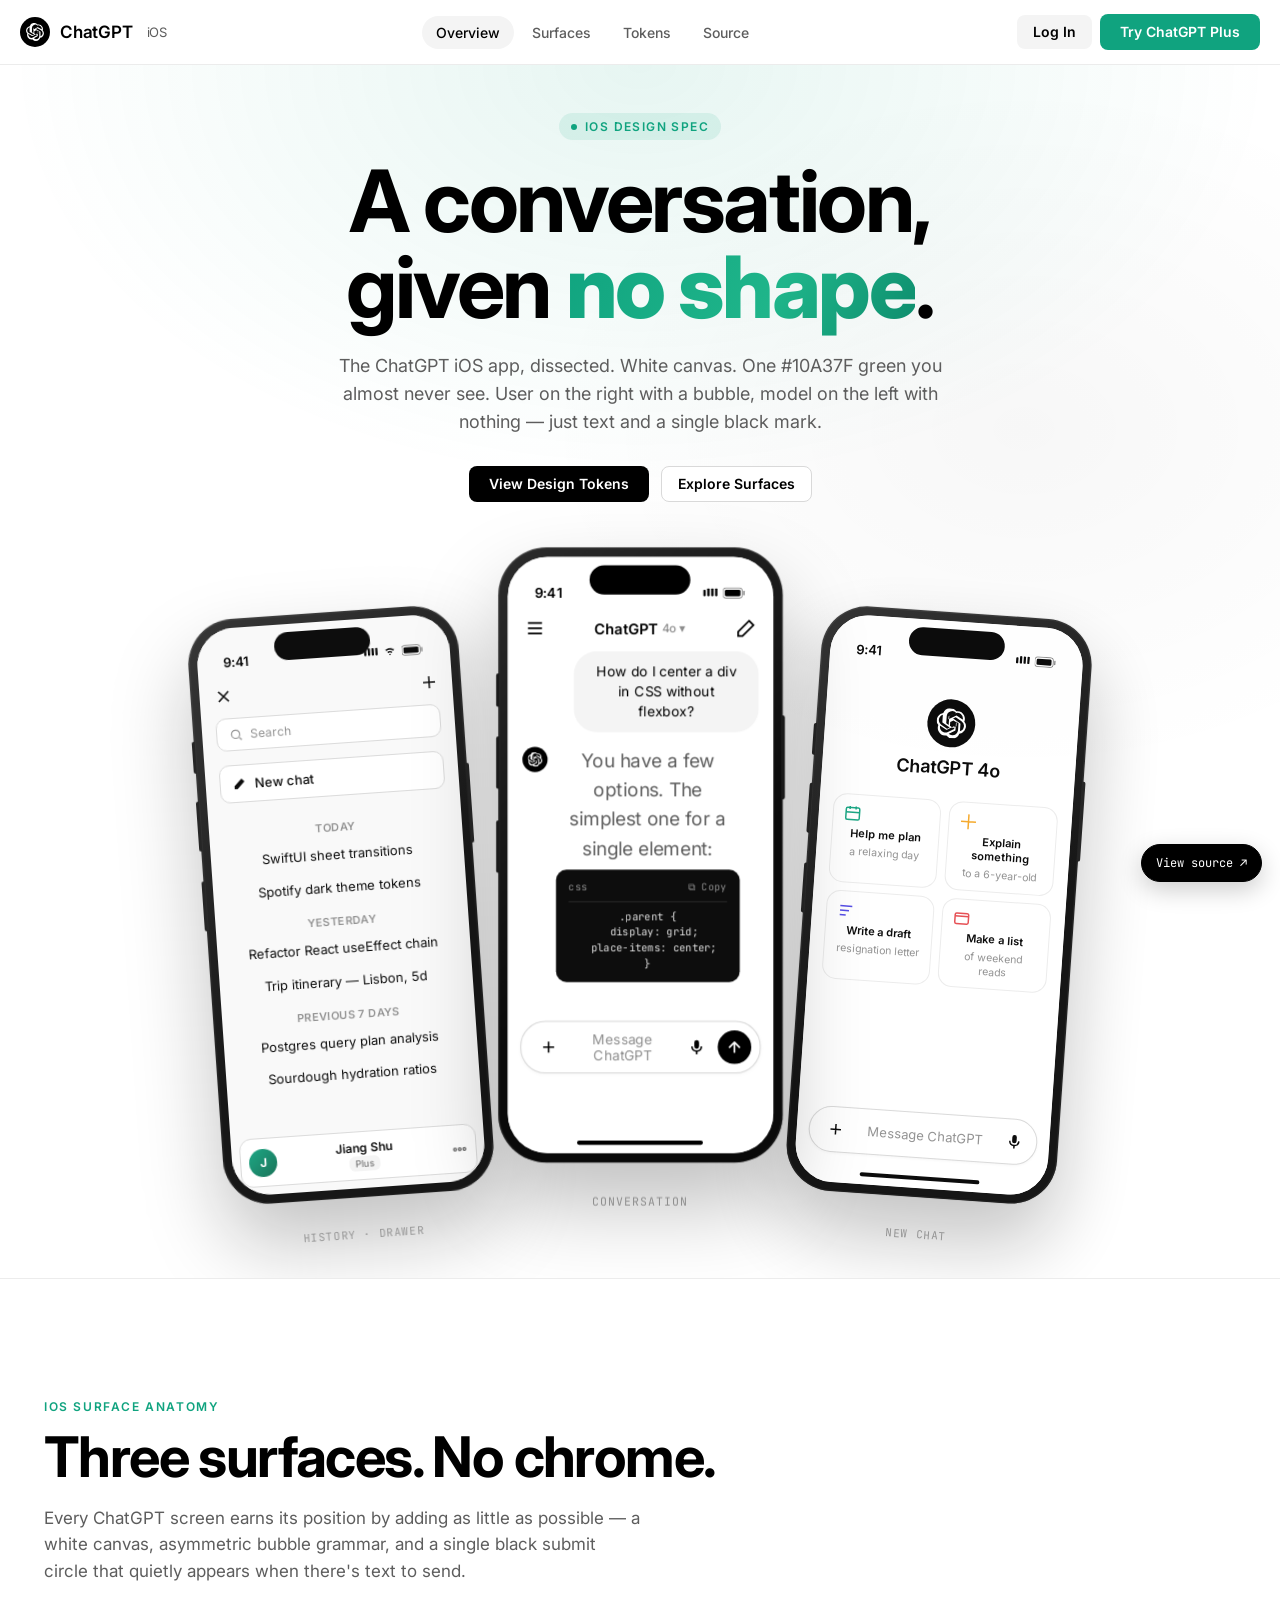
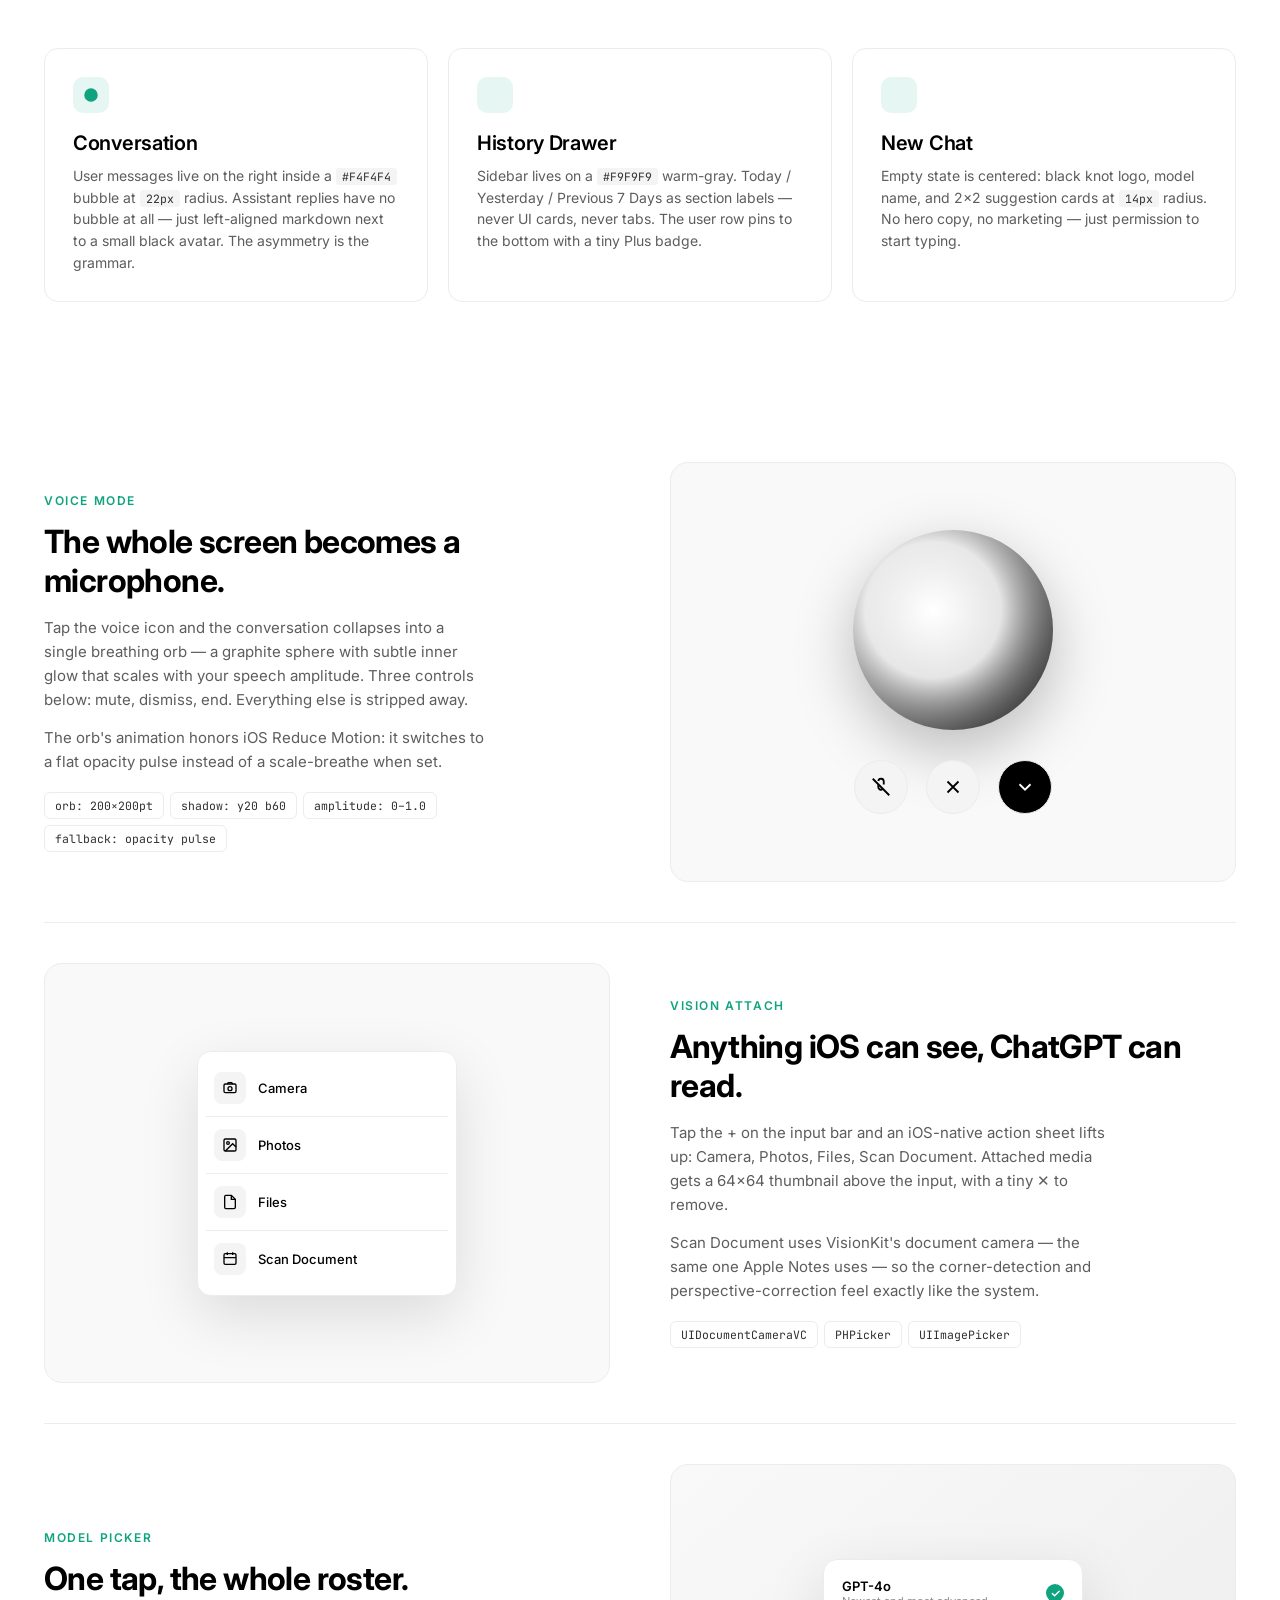
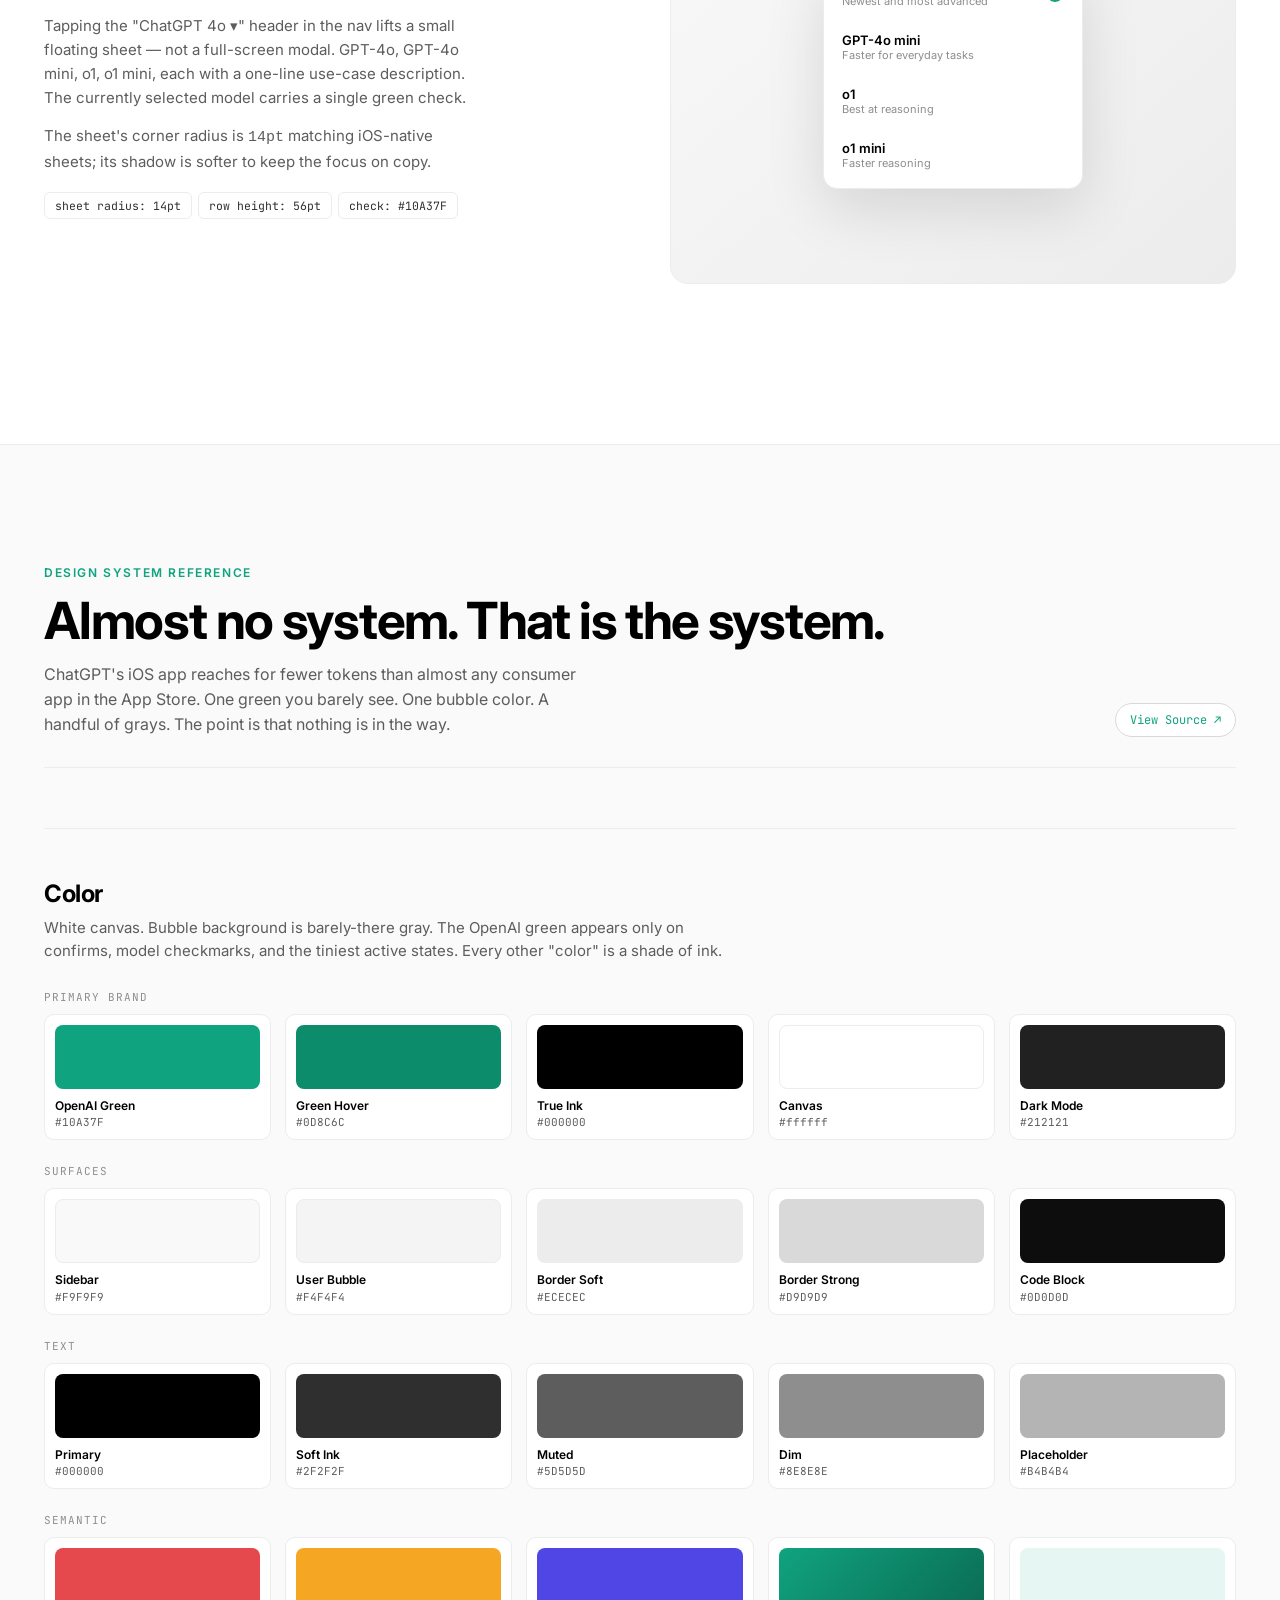
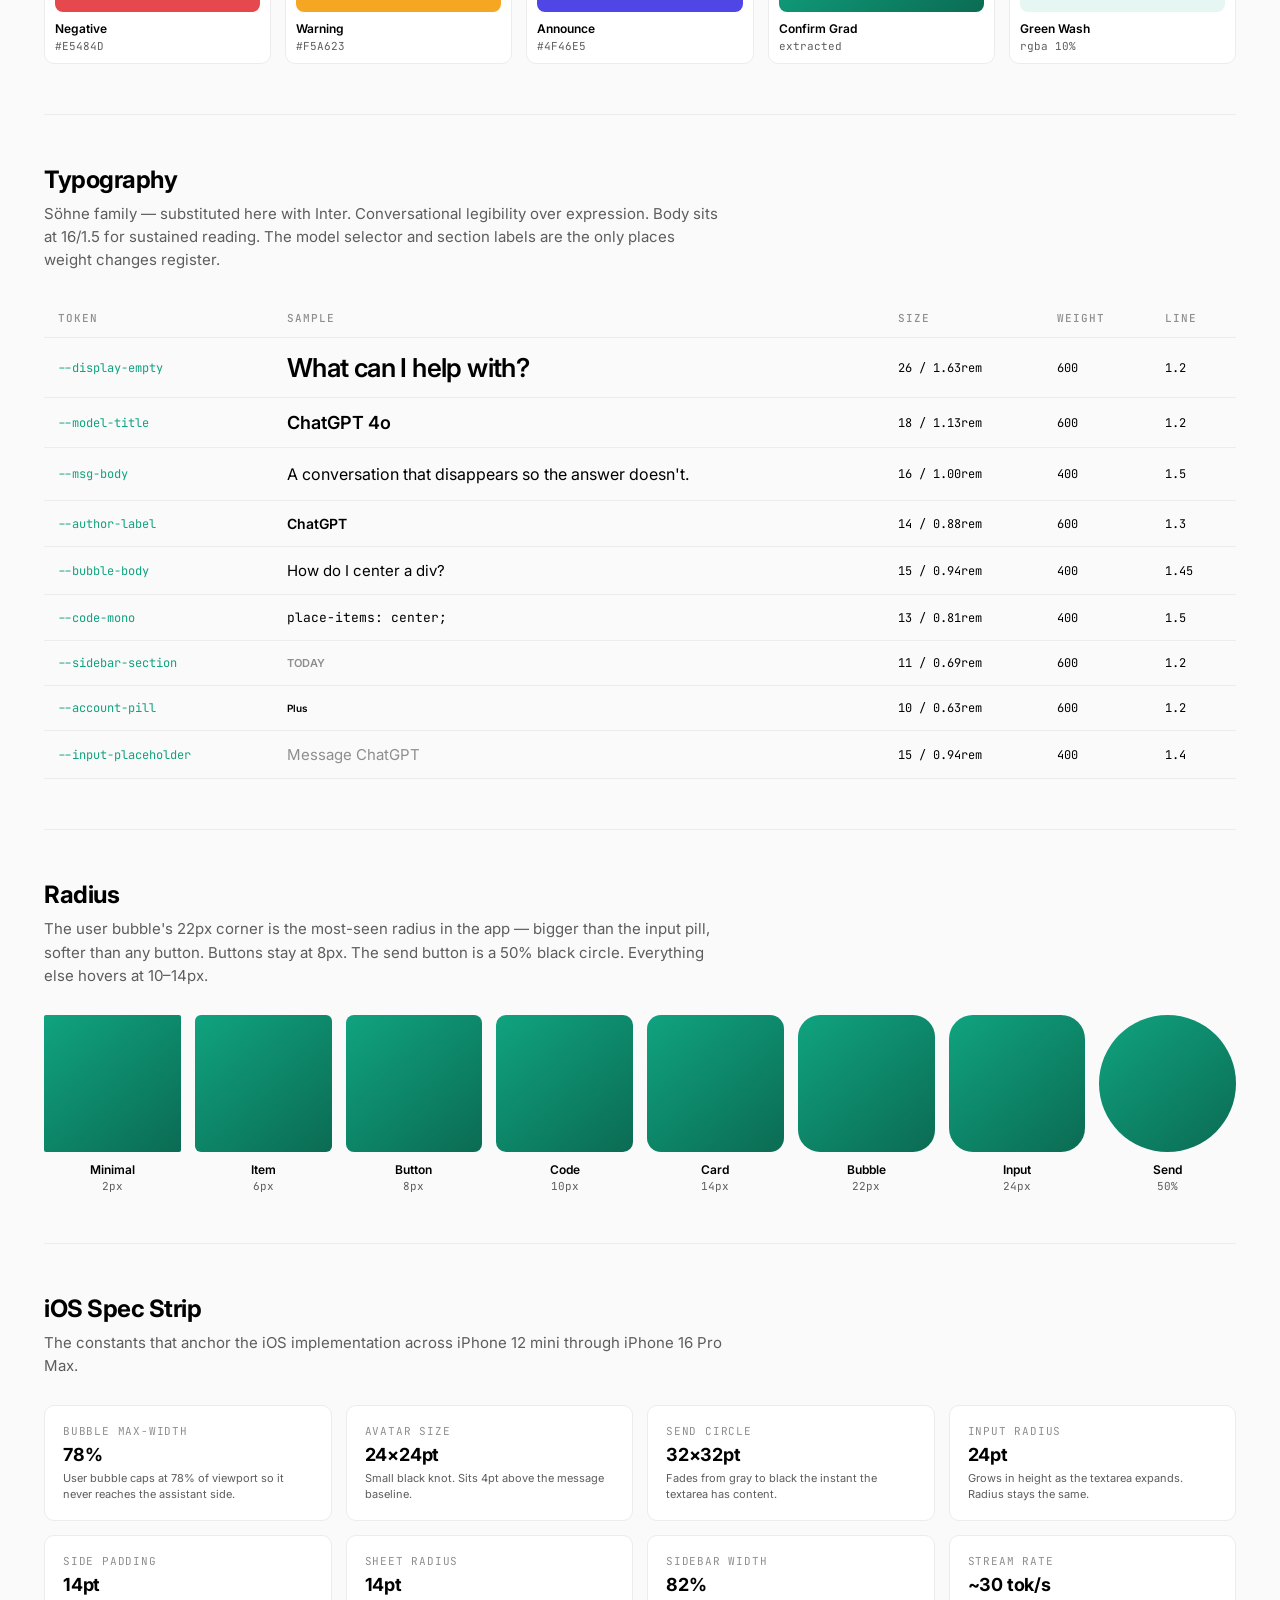
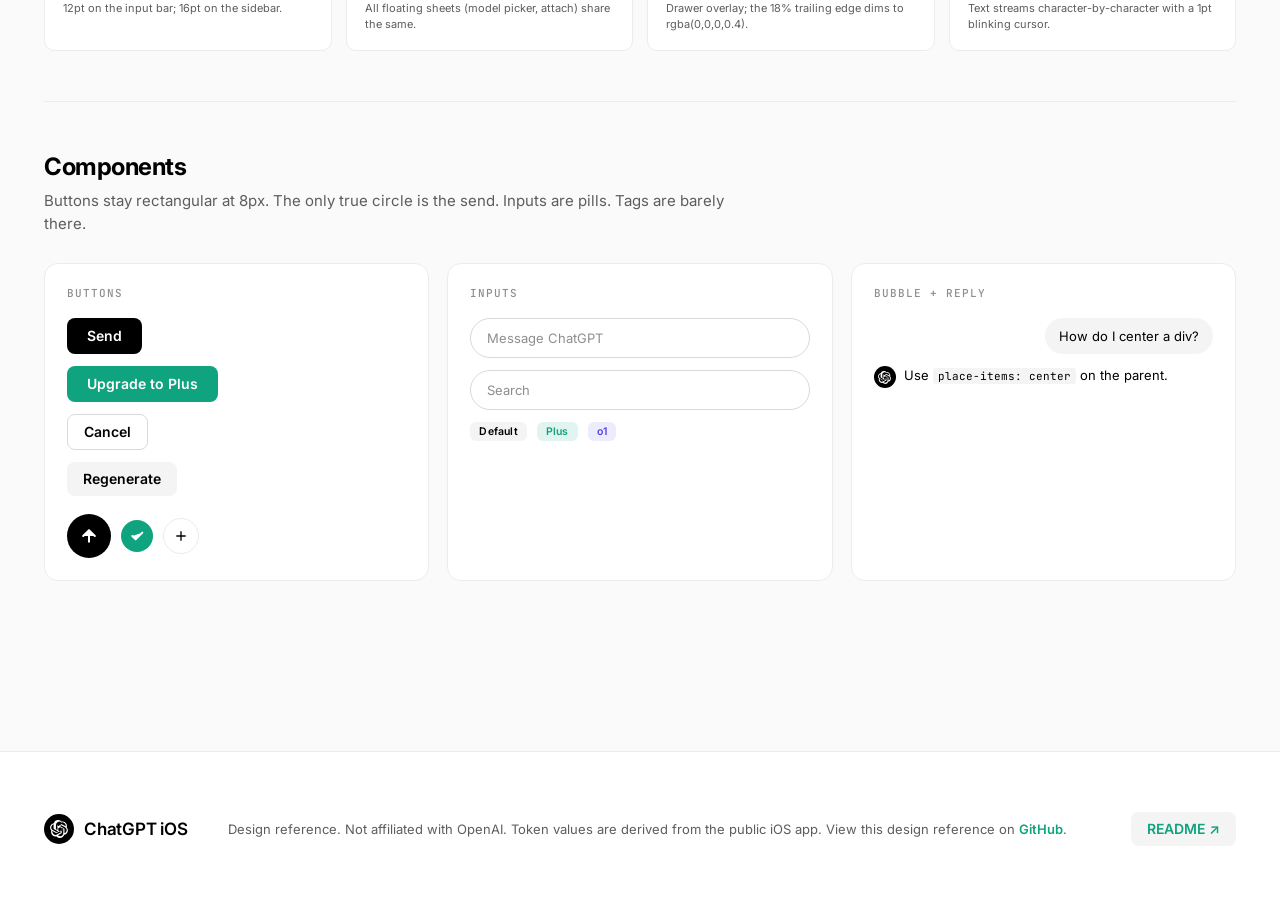
<file: skills/claude/awesome-design-html/assets/ios/design.chatgpt-ios.html>
<!doctype html>
<html lang="en">
<head>
<meta charset="utf-8" />
<meta name="viewport" content="width=device-width, initial-scale=1" />
<title>ChatGPT — iOS design spec</title>
<meta name="description" content="ChatGPT iOS app design reference. #ffffff canvas, #10A37F OpenAI green, asymmetric bubble grammar, Söhne typography, conversational minimalism." />
<link rel="preconnect" href="https://fonts.googleapis.com" />
<link rel="preconnect" href="https://fonts.gstatic.com" crossorigin />
<link href="https://fonts.googleapis.com/css2?family=Inter:wght@400;500;600;700;800;900&family=JetBrains+Mono:wght@400;500&display=swap" rel="stylesheet" />
<style>
:root{
  --canvas:#ffffff; --surface-1:#F9F9F9; --surface-2:#F4F4F4; --surface-card:#FFFFFF; --surface-card-alt:#ECECEC;
  --accent:#10A37F; --accent-border:#0E8C6C; --accent-hover:#0D8C6C;
  --ink:#000000; --ink-soft:#2F2F2F; --ink-muted:#5D5D5D; --ink-dim:#8E8E8E;
  --border:#ECECEC; --border-soft:#EFEFEF; --border-strong:#D9D9D9;
  --negative:#E5484D; --warning:#F5A623; --announce:#4F46E5;
  --font-ui:"Inter",-apple-system,BlinkMacSystemFont,"Helvetica Neue",helvetica,arial,sans-serif;
  --font-mono:"JetBrains Mono",ui-monospace,monospace;
  --r-min:2px; --r-sm:4px; --r-md:6px; --r-lg:8px; --r-xl:14px; --r-bubble:22px; --r-full:9999px;
}
*{box-sizing:border-box;margin:0;padding:0}
html,body{background:var(--canvas);color:var(--ink);font-family:var(--font-ui);-webkit-font-smoothing:antialiased}
a{color:inherit;text-decoration:none}
button{font-family:inherit;border:0;background:none;color:inherit;cursor:pointer}
img,svg{display:block;max-width:100%}
.container{max-width:1240px;margin:0 auto;padding:0 24px}

/* ========== NAV ========== */
.nav-wrap{position:sticky;top:0;z-index:50;background:rgba(255,255,255,.85);backdrop-filter:blur(20px);border-bottom:1px solid var(--border)}
.nav{display:flex;align-items:center;justify-content:space-between;padding:14px 0}
.brand{display:flex;align-items:center;gap:10px;font-weight:600;font-size:17px;letter-spacing:-.2px;color:var(--ink)}
.brand-mark{width:30px;height:30px;border-radius:50%;background:#000;display:grid;place-items:center}
.brand-mark svg{width:18px;height:18px;fill:#fff}
.nav-mid{display:flex;gap:4px}
.nav-pill{padding:8px 14px;border-radius:var(--r-full);font-size:14px;font-weight:500;color:var(--ink-muted)}
.nav-pill:hover{color:var(--ink);background:var(--surface-1)}
.nav-pill.active{color:var(--ink);background:var(--surface-2)}
.nav-cta{display:flex;align-items:center;gap:8px}
.btn{display:inline-flex;align-items:center;gap:6px;font-weight:600;font-size:14px;line-height:1;cursor:pointer;border:0;text-decoration:none;transition:transform .12s, background .15s, color .15s}
.btn:hover{transform:translateY(-1px)}
.btn-primary{background:#000;color:#fff;padding:11px 20px;border-radius:var(--r-lg)}
.btn-primary:hover{background:#1A1A1A}
.btn-pill{background:var(--surface-2);color:var(--ink);padding:10px 16px;border-radius:var(--r-lg)}
.btn-outline{background:#fff;border:1px solid var(--border-strong);color:var(--ink);padding:10px 16px;border-radius:var(--r-lg)}
.btn-light{background:var(--accent);color:#fff;padding:11px 20px;border-radius:var(--r-lg)}

/* ========== HERO ========== */
.hero{position:relative;padding:48px 0 100px;overflow:hidden}
.hero::before{content:"";position:absolute;inset:0;background:radial-gradient(900px 600px at 50% 0%,rgba(16,163,127,.10),transparent 70%),radial-gradient(700px 500px at 80% 30%,rgba(0,0,0,.03),transparent 70%);pointer-events:none}
.hero-inner{position:relative;text-align:center;max-width:920px;margin:0 auto}
.hero-eyebrow{display:inline-flex;align-items:center;gap:8px;padding:6px 12px;border-radius:var(--r-full);background:rgba(16,163,127,.10);color:var(--accent);font-size:12px;font-weight:600;letter-spacing:1.4px;text-transform:uppercase;margin-bottom:18px}
.hero-eyebrow .dot{width:6px;height:6px;border-radius:50%;background:var(--accent)}
.hero h1{font-size:clamp(44px,7vw,86px);line-height:1;letter-spacing:-2.4px;font-weight:700;margin-bottom:22px;color:var(--ink)}
.hero h1 .gradient-word{background:linear-gradient(120deg,#10A37F,#1FB58A 60%,#0D8C6C);-webkit-background-clip:text;background-clip:text;color:transparent;font-weight:800}
.hero p{font-size:18px;line-height:1.55;color:var(--ink-muted);max-width:620px;margin:0 auto 30px}
.hero-ctas{display:flex;gap:12px;justify-content:center;flex-wrap:wrap;margin-bottom:90px}
.hero-stage{position:relative;display:flex;justify-content:center;align-items:flex-end;gap:30px;perspective:1600px}

/* ========== iPHONE FRAME ========== */
.iphone{width:280px;aspect-ratio:9/19.5;background:linear-gradient(140deg,#2c2c2c,#0a0a0a 60%);border-radius:46px;padding:9px;position:relative;box-shadow:inset 0 0 0 1.5px rgba(255,255,255,.06),inset 0 -2px 0 rgba(0,0,0,.6),0 40px 80px rgba(0,0,0,.25),0 0 0 1px rgba(0,0,0,.04)}
.iphone::before{content:"";position:absolute;top:120px;left:-2px;width:3px;height:32px;background:#1a1a1a;border-radius:2px 0 0 2px}
.iphone::after{content:"";position:absolute;top:180px;left:-2px;width:3px;height:50px;background:#1a1a1a;border-radius:2px 0 0 2px;box-shadow:0 80px 0 #1a1a1a}
.iphone .right-btn{position:absolute;top:160px;right:-2px;width:3px;height:80px;background:#1a1a1a;border-radius:0 2px 2px 0}
.iphone-screen{width:100%;height:100%;border-radius:38px;overflow:hidden;position:relative;background:var(--canvas)}
.dynamic-island{position:absolute;top:8px;left:50%;transform:translateX(-50%);width:96px;height:28px;background:#000;border-radius:999px;z-index:20}
.status-bar{position:absolute;top:0;left:0;right:0;height:50px;display:flex;justify-content:space-between;align-items:center;padding:18px 26px 0;z-index:15;font-size:13px;font-weight:600;color:#000;letter-spacing:-.2px}
.status-bar .sb-icons{display:flex;gap:5px;align-items:center}
.iphone-stage-center{transform:translateY(-30px) scale(1.05);z-index:3}
.iphone-stage-left{transform:rotate(-4deg) translateY(20px);z-index:2;opacity:.95}
.iphone-stage-right{transform:rotate(4deg) translateY(20px);z-index:2;opacity:.95}
.iphone-label{position:absolute;bottom:-44px;left:50%;transform:translateX(-50%);font-family:var(--font-mono);font-size:11px;color:var(--ink-dim);letter-spacing:.6px;text-transform:uppercase;white-space:nowrap}

.scr{position:absolute;inset:0;color:var(--ink);font-size:11px;display:flex;flex-direction:column;padding-top:52px;background:#fff}

/* ========== SCREEN: CONVERSATION ========== */
.cg-top{display:flex;align-items:center;justify-content:space-between;padding:6px 16px 12px}
.cg-top svg{width:20px;height:20px;stroke:#000;fill:none;stroke-width:2}
.cg-top .cg-model{display:flex;align-items:center;gap:4px;font-size:14px;font-weight:600;color:var(--ink)}
.cg-top .cg-model small{font-size:11px;color:var(--ink-dim);font-weight:500}
.cg-body{flex:1;overflow:hidden;padding:0 14px;display:flex;flex-direction:column;gap:14px}
.cg-msg-user{align-self:flex-end;max-width:78%;background:var(--surface-2);border-radius:22px;padding:10px 14px;font-size:13px;line-height:1.45;color:var(--ink)}
.cg-msg-assist{align-self:flex-start;display:flex;gap:8px;max-width:92%}
.cg-msg-assist .cg-av{width:24px;height:24px;border-radius:50%;background:#000;flex-shrink:0;display:grid;place-items:center}
.cg-msg-assist .cg-av svg{width:14px;height:14px;fill:#fff}
.cg-msg-assist .cg-text{font-size:13px;line-height:1.5;color:var(--ink)}
.cg-msg-assist .cg-text p{margin-bottom:6px}
.cg-code{background:#0D0D0D;color:#E5E5E5;border-radius:10px;padding:10px 12px;font-family:var(--font-mono);font-size:10px;line-height:1.5;margin-top:6px;position:relative}
.cg-code .cg-code-head{display:flex;justify-content:space-between;color:#8E8E8E;font-size:9.5px;margin-bottom:6px;padding-bottom:6px;border-bottom:1px solid #2A2A2A}
.cg-code .cg-code-copy{display:flex;align-items:center;gap:3px}
.cg-input{margin:10px 12px 76px;background:#fff;border:1px solid var(--border-strong);border-radius:24px;padding:8px 8px 8px 12px;display:flex;align-items:center;gap:6px;box-shadow:0 1px 3px rgba(0,0,0,.04)}
.cg-input .cg-attach{width:28px;height:28px;border-radius:50%;background:transparent;display:grid;place-items:center;flex-shrink:0}
.cg-input .cg-attach svg{width:18px;height:18px;stroke:#000;fill:none;stroke-width:2}
.cg-input .cg-placeholder{flex:1;font-size:13px;color:var(--ink-dim);font-weight:400}
.cg-input .cg-mic{width:28px;height:28px;border-radius:50%;background:transparent;display:grid;place-items:center;flex-shrink:0}
.cg-input .cg-mic svg{width:18px;height:18px;fill:#000}
.cg-input .cg-send{width:32px;height:32px;border-radius:50%;background:#000;display:grid;place-items:center;flex-shrink:0}
.cg-input .cg-send svg{width:16px;height:16px;fill:#fff}

/* tab/bottom bar -- ChatGPT has none, use minimal bottom */
.cg-home-ind{position:absolute;bottom:8px;left:50%;transform:translateX(-50%);width:120px;height:4px;border-radius:2px;background:#000;z-index:10}

/* ========== SCREEN: SIDEBAR ========== */
.cg-sidebar-bg{background:var(--surface-1)}
.cg-sb-top{padding:6px 14px 12px;display:flex;justify-content:space-between;align-items:center}
.cg-sb-top svg{width:20px;height:20px;stroke:#000;fill:none;stroke-width:2}
.cg-sb-search{margin:0 14px 14px;background:#fff;border:1px solid var(--border-strong);border-radius:10px;padding:8px 12px;display:flex;align-items:center;gap:7px;font-size:12px;color:var(--ink-dim)}
.cg-sb-search svg{width:14px;height:14px;stroke:var(--ink-dim);fill:none;stroke-width:2}
.cg-sb-newchat{margin:0 14px 14px;background:#fff;border:1px solid var(--border-strong);border-radius:10px;padding:10px 12px;display:flex;align-items:center;gap:8px;font-size:13px;color:var(--ink);font-weight:500}
.cg-sb-newchat svg{width:14px;height:14px;fill:#000}
.cg-sb-sec{font-size:11px;color:var(--ink-dim);text-transform:uppercase;letter-spacing:.4px;font-weight:600;padding:10px 16px 4px}
.cg-sb-item{padding:8px 16px;font-size:13px;color:var(--ink);line-height:1.3;border-radius:6px}
.cg-sb-item:hover{background:var(--surface-2)}
.cg-account{position:absolute;bottom:8px;left:8px;right:8px;background:#fff;border:1px solid var(--border-strong);border-radius:12px;padding:8px;display:flex;align-items:center;gap:8px}
.cg-account .cg-acct-av{width:28px;height:28px;border-radius:50%;background:linear-gradient(135deg,#10A37F,#0D6B4F);color:#fff;display:grid;place-items:center;font-size:12px;font-weight:700;flex-shrink:0}
.cg-account .cg-acct-meta{flex:1;min-width:0}
.cg-account .cg-acct-name{font-size:12px;font-weight:600;color:var(--ink)}
.cg-account .cg-acct-pill{font-size:9.5px;background:var(--surface-2);color:var(--ink-muted);padding:2px 6px;border-radius:6px;display:inline-block;margin-top:1px}

/* ========== SCREEN: NEW CHAT / EMPTY ========== */
.cg-empty-bg{background:#fff;display:flex;flex-direction:column;align-items:center;justify-content:flex-start;padding-top:78px}
.cg-empty-logo{width:48px;height:48px;border-radius:50%;background:#000;display:grid;place-items:center;margin-bottom:10px}
.cg-empty-logo svg{width:30px;height:30px;fill:#fff}
.cg-empty-name{font-size:18px;font-weight:600;color:var(--ink);margin-bottom:22px}
.cg-suggest-grid{display:grid;grid-template-columns:1fr 1fr;gap:8px;padding:0 14px;width:100%}
.cg-suggest{background:#fff;border:1px solid var(--border);border-radius:14px;padding:10px;min-height:72px;display:flex;flex-direction:column;gap:4px}
.cg-suggest .cg-sg-ic{width:18px;height:18px}
.cg-suggest .cg-sg-ic svg{width:18px;height:18px}
.cg-suggest .cg-sg-t{font-size:11px;font-weight:600;color:var(--ink);line-height:1.25}
.cg-suggest .cg-sg-s{font-size:10.5px;color:var(--ink-dim);line-height:1.3}

/* ========== FEATURES SECTION ========== */
.section{padding:120px 0;border-top:1px solid var(--border)}
.section-eyebrow{font-size:12px;letter-spacing:1.6px;text-transform:uppercase;font-weight:600;color:var(--accent);margin-bottom:14px}
.section-head{max-width:760px;margin-bottom:64px}
.section-head h2{font-size:clamp(34px,4.5vw,56px);font-weight:700;letter-spacing:-1.6px;line-height:1.05;margin-bottom:18px;color:var(--ink)}
.section-head p{font-size:17px;color:var(--ink-muted);line-height:1.55;max-width:600px}

.feature-grid{display:grid;grid-template-columns:repeat(3,1fr);gap:20px}
.feat{background:#fff;border-radius:14px;padding:28px;border:1px solid var(--border)}
.feat:hover{border-color:var(--border-strong)}
.feat .feat-ic{width:36px;height:36px;border-radius:10px;background:rgba(16,163,127,.10);display:grid;place-items:center;margin-bottom:18px}
.feat .feat-ic svg{width:18px;height:18px;fill:var(--accent)}
.feat h3{font-size:20px;font-weight:600;letter-spacing:-.3px;margin-bottom:10px;color:var(--ink)}
.feat p{font-size:14px;color:var(--ink-muted);line-height:1.55}
.feat code{font-family:var(--font-mono);font-size:11.5px;background:var(--surface-2);padding:1px 6px;border-radius:3px;color:var(--ink-soft)}

/* iOS specific feature row */
.ios-feat{display:grid;grid-template-columns:1fr 1fr;gap:60px;align-items:center;padding:40px 0;border-top:1px solid var(--border)}
.ios-feat:first-child{border-top:0}
.ios-feat-text h3{font-size:32px;font-weight:700;letter-spacing:-.6px;margin-bottom:16px;color:var(--ink)}
.ios-feat-text p{font-size:15px;color:var(--ink-muted);line-height:1.6;margin-bottom:14px;max-width:440px}
.ios-feat-tokens{display:flex;flex-wrap:wrap;gap:6px;margin-top:18px}
.ios-feat-tokens code{font-family:var(--font-mono);font-size:11.5px;background:#fff;padding:5px 10px;border-radius:6px;color:var(--ink-soft);border:1px solid var(--border)}
.ios-feat-visual{background:var(--surface-1);border-radius:18px;padding:50px;display:grid;place-items:center;min-height:420px;border:1px solid var(--border);position:relative;overflow:hidden}

/* Voice orb */
.voice-stage{display:flex;flex-direction:column;align-items:center;gap:30px}
.voice-orb{width:200px;height:200px;border-radius:50%;background:radial-gradient(circle at 40% 40%,#fff,#E5E5E5 40%,#1A1A1A 75%,#000 95%);box-shadow:0 20px 60px rgba(0,0,0,.25),inset 0 0 60px rgba(255,255,255,.4)}
.voice-controls{display:flex;gap:18px}
.voice-btn{width:54px;height:54px;border-radius:50%;background:var(--surface-2);display:grid;place-items:center;border:1px solid var(--border)}
.voice-btn svg{width:22px;height:22px;stroke:var(--ink);fill:none;stroke-width:2}
.voice-btn.dismiss{background:#000}
.voice-btn.dismiss svg{stroke:#fff}

/* Vision attach */
.attach-sheet{width:260px;background:#fff;border-radius:14px;padding:8px;border:1px solid var(--border);box-shadow:0 20px 60px rgba(0,0,0,.12)}
.attach-row{display:flex;align-items:center;gap:12px;padding:12px 8px;border-bottom:1px solid var(--border)}
.attach-row:last-child{border-bottom:0}
.attach-row .a-ic{width:32px;height:32px;border-radius:8px;background:var(--surface-2);display:grid;place-items:center;flex-shrink:0}
.attach-row .a-ic svg{width:16px;height:16px;stroke:var(--ink);fill:none;stroke-width:2}
.attach-row .a-label{font-size:13px;font-weight:500;color:var(--ink)}

/* Model picker */
.model-sheet{width:260px;background:#fff;border-radius:14px;padding:6px;border:1px solid var(--border);box-shadow:0 20px 60px rgba(0,0,0,.12)}
.model-row{display:flex;align-items:center;gap:10px;padding:12px;border-radius:8px}
.model-row:hover{background:var(--surface-1)}
.model-row .m-meta{flex:1}
.model-row .m-name{font-size:13px;font-weight:600;color:var(--ink)}
.model-row .m-desc{font-size:11px;color:var(--ink-dim)}
.model-row .m-check{width:18px;height:18px;border-radius:50%;background:var(--accent);display:grid;place-items:center}
.model-row .m-check svg{width:11px;height:11px;fill:#fff}

/* ========== DESIGN SYSTEM SECTION (Part B) ========== */
.ds-section{padding:120px 0;background:#FAFAFA;border-top:1px solid var(--border)}
.ds-intro{display:grid;grid-template-columns:1fr auto;gap:24px;align-items:end;margin-bottom:60px;border-bottom:1px solid var(--border);padding-bottom:30px}
.ds-intro h2{font-size:clamp(32px,4vw,52px);font-weight:700;letter-spacing:-1.6px;line-height:1.05;margin:14px 0 14px;color:var(--ink)}
.ds-intro p{font-size:16px;color:var(--ink-muted);max-width:560px;line-height:1.55}
.ds-source{font-family:var(--font-mono);font-size:12px;color:var(--accent);border:1px solid var(--border-strong);padding:8px 14px;border-radius:var(--r-full);white-space:nowrap;background:#fff}
.ds-source:hover{background:var(--surface-2)}

.ds-block{padding:50px 0;border-top:1px solid var(--border)}
.ds-block:first-of-type{border-top:0;padding-top:0}
.ds-heading{font-size:24px;font-weight:700;letter-spacing:-.5px;margin-bottom:8px;color:var(--ink)}
.ds-desc{font-size:15px;color:var(--ink-muted);max-width:680px;line-height:1.55;margin-bottom:28px}
.ds-caption{font-family:var(--font-mono);font-size:11px;text-transform:uppercase;letter-spacing:1px;color:var(--ink-dim);margin:24px 0 10px}

/* swatches */
.ds-swatches{display:grid;grid-template-columns:repeat(5,1fr);gap:14px}
.ds-sw{background:#fff;border-radius:10px;padding:10px;border:1px solid var(--border)}
.ds-sw .chip{height:64px;border-radius:8px;margin-bottom:10px}
.ds-sw .name{font-size:12px;font-weight:600;line-height:1.2;color:var(--ink)}
.ds-sw .val{font-family:var(--font-mono);font-size:11px;color:var(--ink-muted);margin-top:2px}

/* type table */
.ds-type-table{width:100%;border-collapse:collapse;font-family:var(--font-mono);font-size:12px}
.ds-type-table th{text-align:left;padding:12px 14px;color:var(--ink-dim);font-weight:500;border-bottom:1px solid var(--border);text-transform:uppercase;letter-spacing:1px;font-size:11px}
.ds-type-table td{padding:14px;border-bottom:1px solid var(--border);vertical-align:middle}
.ds-type-table td.token{color:var(--accent)}
.ds-type-table td.sample{font-family:var(--font-ui);color:var(--ink)}

/* radius */
.ds-radius{display:grid;grid-template-columns:repeat(8,1fr);gap:14px}
.ds-radius-cell{text-align:center}
.ds-radius-box{width:100%;aspect-ratio:1;background:linear-gradient(140deg,#10A37F,#0B6B53);margin-bottom:10px}
.ds-radius-label{font-size:12px;font-weight:600;color:var(--ink)}
.ds-radius-val{font-family:var(--font-mono);font-size:11px;color:var(--ink-muted);margin-top:2px}

/* components */
.ds-comp{display:grid;grid-template-columns:repeat(3,1fr);gap:18px}
.ds-card{background:#fff;border-radius:14px;padding:22px;border:1px solid var(--border)}
.ds-card h5{font-family:var(--font-mono);font-size:11px;text-transform:uppercase;letter-spacing:1px;color:var(--ink-dim);margin-bottom:18px;font-weight:500}
.ds-card-stack{display:flex;flex-direction:column;gap:12px;align-items:flex-start}
.ds-card-row{display:flex;gap:10px;align-items:center;flex-wrap:wrap}
.btn-circle{width:44px;height:44px;border-radius:50%;background:#000;color:#fff;display:grid;place-items:center;cursor:pointer}
.btn-circle svg{width:20px;height:20px;fill:#fff}
.btn-circle-sm{width:32px;height:32px;border-radius:50%;background:var(--accent);color:#fff;display:grid;place-items:center}
.btn-circle-sm svg{width:16px;height:16px;fill:#fff}
.btn-ghost-circle{width:36px;height:36px;border-radius:50%;background:transparent;color:var(--ink-muted);display:grid;place-items:center;border:1px solid var(--border)}
.btn-ghost-circle:hover{color:var(--ink);background:var(--surface-1)}
.input-pill{background:#fff;border:1px solid var(--border-strong);border-radius:24px;padding:11px 16px;color:var(--ink);font-family:inherit;font-size:13px;width:100%;outline:none}
.input-pill::placeholder{color:var(--ink-dim)}
.input-pill:focus{border-color:var(--accent)}
.tag{font-size:10.5px;font-weight:600;padding:3px 9px;border-radius:6px;letter-spacing:.2px}
.tag-explicit{background:var(--surface-2);color:var(--ink)}
.tag-new{background:rgba(16,163,127,.12);color:var(--accent)}
.tag-pod{background:rgba(79,70,229,.10);color:var(--announce)}

.token-strip{display:grid;grid-template-columns:repeat(4,1fr);gap:14px;margin-top:28px}
.token-cell{background:#fff;border-radius:10px;padding:18px;border:1px solid var(--border)}
.token-cell .tk-label{font-family:var(--font-mono);font-size:11px;color:var(--ink-dim);text-transform:uppercase;letter-spacing:.8px}
.token-cell .tk-val{font-size:18px;font-weight:700;margin-top:6px;color:var(--ink);letter-spacing:-.2px}
.token-cell .tk-note{font-size:11px;color:var(--ink-muted);margin-top:6px;line-height:1.4}

/* ========== FOOTER ========== */
footer{padding:60px 0;border-top:1px solid var(--border);background:#fff}
.foot{display:grid;grid-template-columns:auto 1fr auto;gap:40px;align-items:center}
.foot p{font-size:13px;color:var(--ink-muted);line-height:1.55}
.foot a{color:var(--accent);font-weight:600}

/* floating link */
.float-link{position:fixed;bottom:18px;right:18px;background:#000;border:1px solid #000;color:#fff;font-family:var(--font-mono);font-size:12px;padding:10px 14px;border-radius:var(--r-full);z-index:99;box-shadow:0 8px 24px rgba(0,0,0,.2)}
.float-link:hover{background:#1A1A1A}

@media(max-width:920px){
  .hero-stage{flex-direction:column;align-items:center;gap:60px}
  .iphone-stage-center,.iphone-stage-left,.iphone-stage-right{transform:none}
  .ios-feat{grid-template-columns:1fr;gap:30px}
  .feature-grid{grid-template-columns:1fr}
  .ds-swatches{grid-template-columns:repeat(2,1fr)}
  .ds-radius{grid-template-columns:repeat(4,1fr)}
  .ds-comp{grid-template-columns:1fr}
  .token-strip{grid-template-columns:repeat(2,1fr)}
  .foot{grid-template-columns:1fr;text-align:center}
  .nav-mid{display:none}
}
</style>
</head>
<body>

<!-- OpenAI knot SVG defined once for reuse -->
<svg width="0" height="0" style="position:absolute"><defs>
<symbol id="oai-logo" viewBox="0 0 24 24"><path d="M22.28 9.82a5.93 5.93 0 0 0-.51-4.87 6 6 0 0 0-6.46-2.87A6 6 0 0 0 4.98 4.2a5.93 5.93 0 0 0-3.97 2.88 6 6 0 0 0 .74 7.04 5.93 5.93 0 0 0 .51 4.87 6 6 0 0 0 6.46 2.87 5.99 5.99 0 0 0 4.52 2.02 6 6 0 0 0 5.72-4.13 5.93 5.93 0 0 0 3.97-2.87 6 6 0 0 0-.74-7.05zM13.27 21.5a4.46 4.46 0 0 1-2.85-1.03l.14-.08 4.74-2.74a.77.77 0 0 0 .39-.67v-6.69l2 1.16a.07.07 0 0 1 .04.05v5.55a4.47 4.47 0 0 1-4.46 4.45zM3.7 17.42a4.45 4.45 0 0 1-.53-2.98l.14.09 4.74 2.74a.77.77 0 0 0 .78 0l5.79-3.35v2.31a.07.07 0 0 1-.03.06l-4.8 2.76a4.46 4.46 0 0 1-6.09-1.63zM2.46 7.6a4.45 4.45 0 0 1 2.32-1.95v5.64a.77.77 0 0 0 .39.67l5.78 3.34-2 1.15a.07.07 0 0 1-.07 0l-4.8-2.78A4.46 4.46 0 0 1 2.46 7.6zm16.45 3.82-5.79-3.35 2-1.15a.07.07 0 0 1 .06 0l4.8 2.77a4.45 4.45 0 0 1-.67 8.04v-5.64a.77.77 0 0 0-.4-.67zm1.98-3-.13-.09-4.75-2.74a.77.77 0 0 0-.78 0l-5.78 3.35V6.63a.07.07 0 0 1 .03-.07L14.28 3.8a4.45 4.45 0 0 1 6.61 4.62zM9.96 13.39l-2-1.16a.07.07 0 0 1-.03-.05V6.63a4.45 4.45 0 0 1 7.32-3.41l-.14.08L10.37 6.04a.77.77 0 0 0-.39.67zm1.09-2.34 2.58-1.49 2.58 1.49v2.97l-2.58 1.49-2.58-1.49z"/></symbol>
</defs></svg>

<!-- ===== NAV ===== -->
<div class="nav-wrap">
  <div class="container nav">
    <div class="brand">
      <span class="brand-mark"><svg><use href="#oai-logo"/></svg></span>
      ChatGPT <span style="font-weight:400;color:var(--ink-muted);font-size:13px;margin-left:4px">iOS</span>
    </div>
    <nav class="nav-mid">
      <a class="nav-pill active" href="#hero">Overview</a>
      <a class="nav-pill" href="#features">Surfaces</a>
      <a class="nav-pill" href="#design-system">Tokens</a>
      <a class="nav-pill" href="#footer">Source</a>
    </nav>
    <div class="nav-cta">
      <a class="btn btn-pill" href="#">Log In</a>
      <a class="btn btn-light" href="#">Try ChatGPT Plus</a>
    </div>
  </div>
</div>

<!-- ===== HERO ===== -->
<section class="hero" id="hero">
  <div class="container hero-inner">
    <div class="hero-eyebrow"><span class="dot"></span>iOS Design Spec</div>
    <h1>A conversation,<br/>given <span class="gradient-word">no shape</span>.</h1>
    <p>The ChatGPT iOS app, dissected. White canvas. One #10A37F green you almost never see. User on the right with a bubble, model on the left with nothing — just text and a single black mark.</p>
    <div class="hero-ctas">
      <a class="btn btn-primary" href="#design-system">View Design Tokens</a>
      <a class="btn btn-outline" href="#features">Explore Surfaces</a>
    </div>

    <div class="hero-stage">

      <!-- SIDEBAR -->
      <div class="iphone iphone-stage-left">
        <span class="right-btn"></span>
        <div class="iphone-screen">
          <div class="dynamic-island"></div>
          <div class="status-bar">
            <span>9:41</span>
            <div class="sb-icons">
              <svg width="14" height="9" viewBox="0 0 18 12" fill="#000"><rect x="0" y="2" width="3" height="8" rx="1"/><rect x="5" y="0" width="3" height="10" rx="1"/><rect x="10" y="0" width="3" height="10" rx="1"/><rect x="15" y="0" width="3" height="10" rx="1"/></svg>
              <svg width="14" height="10" viewBox="0 0 18 14" fill="#000"><path d="M9 3c-2.4 0-4.6.9-6.3 2.4l1.6 1.6C5.6 5.8 7.2 5.2 9 5.2s3.4.6 4.7 1.8l1.6-1.6C13.6 3.9 11.4 3 9 3zm0 4c-1.4 0-2.7.5-3.6 1.4l1.6 1.6C7.5 9.4 8.2 9.2 9 9.2s1.5.2 2 .8l1.6-1.6C11.7 7.5 10.4 7 9 7zm0 4l-1.4 1.4c.4.4.9.6 1.4.6s1-.2 1.4-.6L9 11z"/></svg>
              <svg width="22" height="11" viewBox="0 0 25 12" fill="none"><rect x="0" y="0.5" width="21" height="11" rx="3" stroke="#000" stroke-opacity="0.5"/><rect x="2" y="2.5" width="17" height="7" rx="1.5" fill="#000"/><rect x="22" y="3.5" width="1.5" height="5" rx="0.5" fill="#000" fill-opacity="0.5"/></svg>
            </div>
          </div>
          <div class="scr cg-sidebar-bg">
            <div class="cg-sb-top">
              <svg viewBox="0 0 24 24"><path d="M18 6L6 18M6 6l12 12"/></svg>
              <svg viewBox="0 0 24 24" style="width:18px;height:18px"><path d="M12 4v16M4 12h16"/></svg>
            </div>
            <div class="cg-sb-search">
              <svg viewBox="0 0 24 24"><circle cx="11" cy="11" r="7"/><path d="M21 21l-4-4"/></svg>
              <span>Search</span>
            </div>
            <div class="cg-sb-newchat">
              <svg viewBox="0 0 24 24"><path d="M15.5 3.5l5 5L8 21H3v-5L15.5 3.5z"/></svg>
              <span>New chat</span>
            </div>
            <div class="cg-sb-sec">Today</div>
            <div class="cg-sb-item">SwiftUI sheet transitions</div>
            <div class="cg-sb-item">Spotify dark theme tokens</div>
            <div class="cg-sb-sec">Yesterday</div>
            <div class="cg-sb-item">Refactor React useEffect chain</div>
            <div class="cg-sb-item">Trip itinerary — Lisbon, 5d</div>
            <div class="cg-sb-sec">Previous 7 Days</div>
            <div class="cg-sb-item">Postgres query plan analysis</div>
            <div class="cg-sb-item">Sourdough hydration ratios</div>
            <div class="cg-account">
              <div class="cg-acct-av">J</div>
              <div class="cg-acct-meta">
                <div class="cg-acct-name">Jiang Shu</div>
                <div class="cg-acct-pill">Plus</div>
              </div>
              <svg width="16" height="16" viewBox="0 0 24 24" fill="none" stroke="#5D5D5D" stroke-width="2"><circle cx="5" cy="12" r="2"/><circle cx="12" cy="12" r="2"/><circle cx="19" cy="12" r="2"/></svg>
            </div>
          </div>
        </div>
        <div class="iphone-label">History · Drawer</div>
      </div>

      <!-- CONVERSATION (center) -->
      <div class="iphone iphone-stage-center">
        <span class="right-btn"></span>
        <div class="iphone-screen">
          <div class="dynamic-island"></div>
          <div class="status-bar">
            <span>9:41</span>
            <div class="sb-icons">
              <svg width="14" height="9" viewBox="0 0 18 12" fill="#000"><rect x="0" y="2" width="3" height="8" rx="1"/><rect x="5" y="0" width="3" height="10" rx="1"/><rect x="10" y="0" width="3" height="10" rx="1"/><rect x="15" y="0" width="3" height="10" rx="1"/></svg>
              <svg width="22" height="11" viewBox="0 0 25 12" fill="none"><rect x="0" y="0.5" width="21" height="11" rx="3" stroke="#000" stroke-opacity="0.5"/><rect x="2" y="2.5" width="17" height="7" rx="1.5" fill="#000"/><rect x="22" y="3.5" width="1.5" height="5" rx="0.5" fill="#000" fill-opacity="0.5"/></svg>
            </div>
          </div>
          <div class="scr">
            <div class="cg-top">
              <svg viewBox="0 0 24 24"><path d="M4 6h16M4 12h16M4 18h16"/></svg>
              <div class="cg-model">ChatGPT <small>4o ▾</small></div>
              <svg viewBox="0 0 24 24"><path d="M15.5 3.5l5 5L8 21H3v-5L15.5 3.5z"/></svg>
            </div>
            <div class="cg-body">
              <div class="cg-msg-user">How do I center a div in CSS without flexbox?</div>
              <div class="cg-msg-assist">
                <div class="cg-av"><svg><use href="#oai-logo"/></svg></div>
                <div class="cg-text">
                  <p>You have a few options. The simplest one for a single element:</p>
                  <div class="cg-code">
                    <div class="cg-code-head"><span>css</span><span class="cg-code-copy">⧉ Copy</span></div>
                    .parent &#123;<br/>
                    &nbsp;&nbsp;display: grid;<br/>
                    &nbsp;&nbsp;place-items: center;<br/>
                    &#125;
                  </div>
                </div>
              </div>
            </div>
            <div class="cg-input">
              <div class="cg-attach"><svg viewBox="0 0 24 24"><path d="M12 5v14M5 12h14"/></svg></div>
              <div class="cg-placeholder">Message ChatGPT</div>
              <div class="cg-mic"><svg viewBox="0 0 24 24" fill="#000"><path d="M12 14a3 3 0 003-3V6a3 3 0 00-6 0v5a3 3 0 003 3zm5-3a5 5 0 01-10 0H5a7 7 0 006 6.92V21h2v-3.08A7 7 0 0019 11h-2z"/></svg></div>
              <div class="cg-send"><svg viewBox="0 0 24 24"><path d="M12 19V5M5 12l7-7 7 7" stroke="#fff" stroke-width="2.4" fill="none" stroke-linecap="round" stroke-linejoin="round"/></svg></div>
            </div>
            <div class="cg-home-ind"></div>
          </div>
        </div>
        <div class="iphone-label">Conversation</div>
      </div>

      <!-- EMPTY STATE -->
      <div class="iphone iphone-stage-right">
        <span class="right-btn"></span>
        <div class="iphone-screen">
          <div class="dynamic-island"></div>
          <div class="status-bar">
            <span>9:41</span>
            <div class="sb-icons">
              <svg width="14" height="9" viewBox="0 0 18 12" fill="#000"><rect x="0" y="2" width="3" height="8" rx="1"/><rect x="5" y="0" width="3" height="10" rx="1"/><rect x="10" y="0" width="3" height="10" rx="1"/><rect x="15" y="0" width="3" height="10" rx="1"/></svg>
              <svg width="22" height="11" viewBox="0 0 25 12" fill="none"><rect x="0" y="0.5" width="21" height="11" rx="3" stroke="#000" stroke-opacity="0.5"/><rect x="2" y="2.5" width="17" height="7" rx="1.5" fill="#000"/><rect x="22" y="3.5" width="1.5" height="5" rx="0.5" fill="#000" fill-opacity="0.5"/></svg>
            </div>
          </div>
          <div class="scr cg-empty-bg">
            <div class="cg-empty-logo"><svg><use href="#oai-logo"/></svg></div>
            <div class="cg-empty-name">ChatGPT 4o</div>
            <div class="cg-suggest-grid">
              <div class="cg-suggest">
                <div class="cg-sg-ic"><svg viewBox="0 0 24 24" fill="none" stroke="#10A37F" stroke-width="2"><rect x="3" y="4" width="18" height="16" rx="2"/><path d="M16 2v4M8 2v4M3 10h18"/></svg></div>
                <div class="cg-sg-t">Help me plan</div>
                <div class="cg-sg-s">a relaxing day</div>
              </div>
              <div class="cg-suggest">
                <div class="cg-sg-ic"><svg viewBox="0 0 24 24" fill="none" stroke="#F5A623" stroke-width="2"><path d="M12 2v20M2 12h20"/></svg></div>
                <div class="cg-sg-t">Explain something</div>
                <div class="cg-sg-s">to a 6-year-old</div>
              </div>
              <div class="cg-suggest">
                <div class="cg-sg-ic"><svg viewBox="0 0 24 24" fill="none" stroke="#4F46E5" stroke-width="2"><path d="M4 6h16M4 12h12M4 18h8"/></svg></div>
                <div class="cg-sg-t">Write a draft</div>
                <div class="cg-sg-s">resignation letter</div>
              </div>
              <div class="cg-suggest">
                <div class="cg-sg-ic"><svg viewBox="0 0 24 24" fill="none" stroke="#E5484D" stroke-width="2"><rect x="3" y="5" width="18" height="14" rx="2"/><path d="M3 9h18"/></svg></div>
                <div class="cg-sg-t">Make a list</div>
                <div class="cg-sg-s">of weekend reads</div>
              </div>
            </div>
            <div class="cg-input" style="margin-top:auto;margin-bottom:30px;width:calc(100% - 24px);align-self:center">
              <div class="cg-attach"><svg viewBox="0 0 24 24"><path d="M12 5v14M5 12h14"/></svg></div>
              <div class="cg-placeholder">Message ChatGPT</div>
              <div class="cg-mic"><svg viewBox="0 0 24 24" fill="#000"><path d="M12 14a3 3 0 003-3V6a3 3 0 00-6 0v5a3 3 0 003 3zm5-3a5 5 0 01-10 0H5a7 7 0 006 6.92V21h2v-3.08A7 7 0 0019 11h-2z"/></svg></div>
            </div>
            <div class="cg-home-ind"></div>
          </div>
        </div>
        <div class="iphone-label">New Chat</div>
      </div>

    </div>
  </div>
</section>

<!-- ===== FEATURES ===== -->
<section class="section" id="features">
  <div class="container">
    <div class="section-head">
      <div class="section-eyebrow">iOS Surface Anatomy</div>
      <h2>Three surfaces. No chrome.</h2>
      <p>Every ChatGPT screen earns its position by adding as little as possible — a white canvas, asymmetric bubble grammar, and a single black submit circle that quietly appears when there's text to send.</p>
    </div>

    <div class="feature-grid">
      <div class="feat">
        <div class="feat-ic"><svg viewBox="0 0 24 24"><path d="M3 12a9 9 0 1018 0 9 9 0 00-18 0zm5 0h10M12 7v10"/></svg></div>
        <h3>Conversation</h3>
        <p>User messages live on the right inside a <code>#F4F4F4</code> bubble at <code>22px</code> radius. Assistant replies have no bubble at all — just left-aligned markdown next to a small black avatar. The asymmetry is the grammar.</p>
      </div>
      <div class="feat">
        <div class="feat-ic"><svg viewBox="0 0 24 24"><path d="M4 6h16M4 12h12M4 18h8"/></svg></div>
        <h3>History Drawer</h3>
        <p>Sidebar lives on a <code>#F9F9F9</code> warm-gray. Today / Yesterday / Previous 7 Days as section labels — never UI cards, never tabs. The user row pins to the bottom with a tiny Plus badge.</p>
      </div>
      <div class="feat">
        <div class="feat-ic"><svg viewBox="0 0 24 24"><path d="M12 5v14M5 12h14"/></svg></div>
        <h3>New Chat</h3>
        <p>Empty state is centered: black knot logo, model name, and 2×2 suggestion cards at <code>14px</code> radius. No hero copy, no marketing — just permission to start typing.</p>
      </div>
    </div>

    <!-- iOS-specific feature blocks -->
    <div style="margin-top:120px">

      <div class="ios-feat">
        <div class="ios-feat-text">
          <div class="section-eyebrow">Voice Mode</div>
          <h3>The whole screen becomes a microphone.</h3>
          <p>Tap the voice icon and the conversation collapses into a single breathing orb — a graphite sphere with subtle inner glow that scales with your speech amplitude. Three controls below: mute, dismiss, end. Everything else is stripped away.</p>
          <p>The orb's animation honors iOS Reduce Motion: it switches to a flat opacity pulse instead of a scale-breathe when set.</p>
          <div class="ios-feat-tokens">
            <code>orb: 200×200pt</code>
            <code>shadow: y20 b60</code>
            <code>amplitude: 0–1.0</code>
            <code>fallback: opacity pulse</code>
          </div>
        </div>
        <div class="ios-feat-visual">
          <div class="voice-stage">
            <div class="voice-orb"></div>
            <div class="voice-controls">
              <button class="voice-btn"><svg viewBox="0 0 24 24"><path d="M3 3l18 18M9 9v3a3 3 0 005.12 2.12M15 9.34V6a3 3 0 00-5.94-.6"/></svg></button>
              <button class="voice-btn"><svg viewBox="0 0 24 24"><path d="M18 6L6 18M6 6l12 12"/></svg></button>
              <button class="voice-btn dismiss"><svg viewBox="0 0 24 24"><path d="M6 9l6 6 6-6"/></svg></button>
            </div>
          </div>
        </div>
      </div>

      <div class="ios-feat">
        <div class="ios-feat-visual">
          <div class="attach-sheet">
            <div class="attach-row">
              <div class="a-ic"><svg viewBox="0 0 24 24"><rect x="3" y="6" width="18" height="13" rx="2"/><circle cx="12" cy="13" r="3"/><path d="M8 6l1.5-2h5L16 6"/></svg></div>
              <div class="a-label">Camera</div>
            </div>
            <div class="attach-row">
              <div class="a-ic"><svg viewBox="0 0 24 24"><rect x="3" y="3" width="18" height="18" rx="2"/><circle cx="9" cy="9" r="2"/><path d="M21 15l-5-5L5 21"/></svg></div>
              <div class="a-label">Photos</div>
            </div>
            <div class="attach-row">
              <div class="a-ic"><svg viewBox="0 0 24 24"><path d="M14 2H6a2 2 0 00-2 2v16a2 2 0 002 2h12a2 2 0 002-2V8z"/><path d="M14 2v6h6"/></svg></div>
              <div class="a-label">Files</div>
            </div>
            <div class="attach-row">
              <div class="a-ic"><svg viewBox="0 0 24 24"><rect x="3" y="4" width="18" height="16" rx="2"/><path d="M16 2v4M8 2v4M3 10h18"/></svg></div>
              <div class="a-label">Scan Document</div>
            </div>
          </div>
        </div>
        <div class="ios-feat-text">
          <div class="section-eyebrow">Vision Attach</div>
          <h3>Anything iOS can see, ChatGPT can read.</h3>
          <p>Tap the + on the input bar and an iOS-native action sheet lifts up: Camera, Photos, Files, Scan Document. Attached media gets a 64×64 thumbnail above the input, with a tiny ✕ to remove.</p>
          <p>Scan Document uses VisionKit's document camera — the same one Apple Notes uses — so the corner-detection and perspective-correction feel exactly like the system.</p>
          <div class="ios-feat-tokens">
            <code>UIDocumentCameraVC</code>
            <code>PHPicker</code>
            <code>UIImagePicker</code>
          </div>
        </div>
      </div>

      <div class="ios-feat">
        <div class="ios-feat-text">
          <div class="section-eyebrow">Model Picker</div>
          <h3>One tap, the whole roster.</h3>
          <p>Tapping the "ChatGPT 4o ▾" header in the nav lifts a small floating sheet — not a full-screen modal. GPT-4o, GPT-4o mini, o1, o1 mini, each with a one-line use-case description. The currently selected model carries a single green check.</p>
          <p>The sheet's corner radius is <code>14pt</code> matching iOS-native sheets; its shadow is softer to keep the focus on copy.</p>
          <div class="ios-feat-tokens">
            <code>sheet radius: 14pt</code>
            <code>row height: 56pt</code>
            <code>check: #10A37F</code>
          </div>
        </div>
        <div class="ios-feat-visual" style="background:linear-gradient(140deg,#F9F9F9,#ECECEC)">
          <div class="model-sheet">
            <div class="model-row">
              <div class="m-meta">
                <div class="m-name">GPT-4o</div>
                <div class="m-desc">Newest and most advanced</div>
              </div>
              <div class="m-check"><svg viewBox="0 0 24 24"><path d="M5 12l5 5L20 7" stroke="#fff" stroke-width="3" fill="none" stroke-linecap="round" stroke-linejoin="round"/></svg></div>
            </div>
            <div class="model-row">
              <div class="m-meta">
                <div class="m-name">GPT-4o mini</div>
                <div class="m-desc">Faster for everyday tasks</div>
              </div>
            </div>
            <div class="model-row">
              <div class="m-meta">
                <div class="m-name">o1</div>
                <div class="m-desc">Best at reasoning</div>
              </div>
            </div>
            <div class="model-row">
              <div class="m-meta">
                <div class="m-name">o1 mini</div>
                <div class="m-desc">Faster reasoning</div>
              </div>
            </div>
          </div>
        </div>
      </div>

    </div>
  </div>
</section>

<!-- ===== DESIGN SYSTEM (Part B) ===== -->
<section class="ds-section" id="design-system">
  <div class="container">

    <div class="ds-intro">
      <div>
        <div class="section-eyebrow">Design System Reference</div>
        <h2>Almost no system. That is the system.</h2>
        <p>ChatGPT's iOS app reaches for fewer tokens than almost any consumer app in the App Store. One green you barely see. One bubble color. A handful of grays. The point is that nothing is in the way.</p>
      </div>
      <a class="ds-source" href="https://github.com/yzfly/awesome-design-html/blob/main/assets/ios/design.chatgpt-ios.html" target="_blank" rel="noopener">View Source ↗</a>
    </div>

    <div class="ds-block">
      <h3 class="ds-heading">Color</h3>
      <p class="ds-desc">White canvas. Bubble background is barely-there gray. The OpenAI green appears only on confirms, model checkmarks, and the tiniest active states. Every other "color" is a shade of ink.</p>

      <div class="ds-caption">Primary Brand</div>
      <div class="ds-swatches">
        <div class="ds-sw"><div class="chip" style="background:#10A37F"></div><div class="name">OpenAI Green</div><div class="val">#10A37F</div></div>
        <div class="ds-sw"><div class="chip" style="background:#0D8C6C"></div><div class="name">Green Hover</div><div class="val">#0D8C6C</div></div>
        <div class="ds-sw"><div class="chip" style="background:#000000"></div><div class="name">True Ink</div><div class="val">#000000</div></div>
        <div class="ds-sw"><div class="chip" style="background:#ffffff;border:1px solid #ECECEC"></div><div class="name">Canvas</div><div class="val">#ffffff</div></div>
        <div class="ds-sw"><div class="chip" style="background:#212121"></div><div class="name">Dark Mode</div><div class="val">#212121</div></div>
      </div>

      <div class="ds-caption">Surfaces</div>
      <div class="ds-swatches">
        <div class="ds-sw"><div class="chip" style="background:#F9F9F9;border:1px solid #ECECEC"></div><div class="name">Sidebar</div><div class="val">#F9F9F9</div></div>
        <div class="ds-sw"><div class="chip" style="background:#F4F4F4;border:1px solid #ECECEC"></div><div class="name">User Bubble</div><div class="val">#F4F4F4</div></div>
        <div class="ds-sw"><div class="chip" style="background:#ECECEC"></div><div class="name">Border Soft</div><div class="val">#ECECEC</div></div>
        <div class="ds-sw"><div class="chip" style="background:#D9D9D9"></div><div class="name">Border Strong</div><div class="val">#D9D9D9</div></div>
        <div class="ds-sw"><div class="chip" style="background:#0D0D0D"></div><div class="name">Code Block</div><div class="val">#0D0D0D</div></div>
      </div>

      <div class="ds-caption">Text</div>
      <div class="ds-swatches">
        <div class="ds-sw"><div class="chip" style="background:#000000"></div><div class="name">Primary</div><div class="val">#000000</div></div>
        <div class="ds-sw"><div class="chip" style="background:#2F2F2F"></div><div class="name">Soft Ink</div><div class="val">#2F2F2F</div></div>
        <div class="ds-sw"><div class="chip" style="background:#5D5D5D"></div><div class="name">Muted</div><div class="val">#5D5D5D</div></div>
        <div class="ds-sw"><div class="chip" style="background:#8E8E8E"></div><div class="name">Dim</div><div class="val">#8E8E8E</div></div>
        <div class="ds-sw"><div class="chip" style="background:#B4B4B4"></div><div class="name">Placeholder</div><div class="val">#B4B4B4</div></div>
      </div>

      <div class="ds-caption">Semantic</div>
      <div class="ds-swatches">
        <div class="ds-sw"><div class="chip" style="background:#E5484D"></div><div class="name">Negative</div><div class="val">#E5484D</div></div>
        <div class="ds-sw"><div class="chip" style="background:#F5A623"></div><div class="name">Warning</div><div class="val">#F5A623</div></div>
        <div class="ds-sw"><div class="chip" style="background:#4F46E5"></div><div class="name">Announce</div><div class="val">#4F46E5</div></div>
        <div class="ds-sw"><div class="chip" style="background:linear-gradient(135deg,#10A37F,#0B6B53)"></div><div class="name">Confirm Grad</div><div class="val">extracted</div></div>
        <div class="ds-sw"><div class="chip" style="background:rgba(16,163,127,0.10)"></div><div class="name">Green Wash</div><div class="val">rgba 10%</div></div>
      </div>
    </div>

    <div class="ds-block">
      <h3 class="ds-heading">Typography</h3>
      <p class="ds-desc">Söhne family — substituted here with Inter. Conversational legibility over expression. Body sits at 16/1.5 for sustained reading. The model selector and section labels are the only places weight changes register.</p>
      <table class="ds-type-table">
        <thead><tr><th>Token</th><th>Sample</th><th>Size</th><th>Weight</th><th>Line</th></tr></thead>
        <tbody>
          <tr><td class="token">--display-empty</td><td class="sample" style="font-size:26px;font-weight:600;letter-spacing:-.6px">What can I help with?</td><td>26 / 1.63rem</td><td>600</td><td>1.2</td></tr>
          <tr><td class="token">--model-title</td><td class="sample" style="font-size:18px;font-weight:600">ChatGPT 4o</td><td>18 / 1.13rem</td><td>600</td><td>1.2</td></tr>
          <tr><td class="token">--msg-body</td><td class="sample" style="font-size:16px;font-weight:400;line-height:1.5">A conversation that disappears so the answer doesn't.</td><td>16 / 1.00rem</td><td>400</td><td>1.5</td></tr>
          <tr><td class="token">--author-label</td><td class="sample" style="font-size:14px;font-weight:600">ChatGPT</td><td>14 / 0.88rem</td><td>600</td><td>1.3</td></tr>
          <tr><td class="token">--bubble-body</td><td class="sample" style="font-size:15px;font-weight:400">How do I center a div?</td><td>15 / 0.94rem</td><td>400</td><td>1.45</td></tr>
          <tr><td class="token">--code-mono</td><td class="sample" style="font-family:var(--font-mono);font-size:13px">place-items: center;</td><td>13 / 0.81rem</td><td>400</td><td>1.5</td></tr>
          <tr><td class="token">--sidebar-section</td><td class="sample" style="font-size:11px;font-weight:600;text-transform:uppercase;color:#8E8E8E">Today</td><td>11 / 0.69rem</td><td>600</td><td>1.2</td></tr>
          <tr><td class="token">--account-pill</td><td class="sample" style="font-size:10px;font-weight:600">Plus</td><td>10 / 0.63rem</td><td>600</td><td>1.2</td></tr>
          <tr><td class="token">--input-placeholder</td><td class="sample" style="font-size:15px;color:#8E8E8E">Message ChatGPT</td><td>15 / 0.94rem</td><td>400</td><td>1.4</td></tr>
        </tbody>
      </table>
    </div>

    <div class="ds-block">
      <h3 class="ds-heading">Radius</h3>
      <p class="ds-desc">The user bubble's 22px corner is the most-seen radius in the app — bigger than the input pill, softer than any button. Buttons stay at 8px. The send button is a 50% black circle. Everything else hovers at 10–14px.</p>
      <div class="ds-radius">
        <div class="ds-radius-cell"><div class="ds-radius-box" style="border-radius:2px"></div><div class="ds-radius-label">Minimal</div><div class="ds-radius-val">2px</div></div>
        <div class="ds-radius-cell"><div class="ds-radius-box" style="border-radius:6px"></div><div class="ds-radius-label">Item</div><div class="ds-radius-val">6px</div></div>
        <div class="ds-radius-cell"><div class="ds-radius-box" style="border-radius:8px"></div><div class="ds-radius-label">Button</div><div class="ds-radius-val">8px</div></div>
        <div class="ds-radius-cell"><div class="ds-radius-box" style="border-radius:10px"></div><div class="ds-radius-label">Code</div><div class="ds-radius-val">10px</div></div>
        <div class="ds-radius-cell"><div class="ds-radius-box" style="border-radius:14px"></div><div class="ds-radius-label">Card</div><div class="ds-radius-val">14px</div></div>
        <div class="ds-radius-cell"><div class="ds-radius-box" style="border-radius:22px"></div><div class="ds-radius-label">Bubble</div><div class="ds-radius-val">22px</div></div>
        <div class="ds-radius-cell"><div class="ds-radius-box" style="border-radius:24px"></div><div class="ds-radius-label">Input</div><div class="ds-radius-val">24px</div></div>
        <div class="ds-radius-cell"><div class="ds-radius-box" style="border-radius:50%"></div><div class="ds-radius-label">Send</div><div class="ds-radius-val">50%</div></div>
      </div>
    </div>

    <div class="ds-block">
      <h3 class="ds-heading">iOS Spec Strip</h3>
      <p class="ds-desc">The constants that anchor the iOS implementation across iPhone 12 mini through iPhone 16 Pro Max.</p>
      <div class="token-strip">
        <div class="token-cell"><div class="tk-label">Bubble max-width</div><div class="tk-val">78%</div><div class="tk-note">User bubble caps at 78% of viewport so it never reaches the assistant side.</div></div>
        <div class="token-cell"><div class="tk-label">Avatar size</div><div class="tk-val">24×24pt</div><div class="tk-note">Small black knot. Sits 4pt above the message baseline.</div></div>
        <div class="token-cell"><div class="tk-label">Send circle</div><div class="tk-val">32×32pt</div><div class="tk-note">Fades from gray to black the instant the textarea has content.</div></div>
        <div class="token-cell"><div class="tk-label">Input radius</div><div class="tk-val">24pt</div><div class="tk-note">Grows in height as the textarea expands. Radius stays the same.</div></div>
        <div class="token-cell"><div class="tk-label">Side padding</div><div class="tk-val">14pt</div><div class="tk-note">12pt on the input bar; 16pt on the sidebar.</div></div>
        <div class="token-cell"><div class="tk-label">Sheet radius</div><div class="tk-val">14pt</div><div class="tk-note">All floating sheets (model picker, attach) share the same.</div></div>
        <div class="token-cell"><div class="tk-label">Sidebar width</div><div class="tk-val">82%</div><div class="tk-note">Drawer overlay; the 18% trailing edge dims to rgba(0,0,0,0.4).</div></div>
        <div class="token-cell"><div class="tk-label">Stream rate</div><div class="tk-val">~30 tok/s</div><div class="tk-note">Text streams character-by-character with a 1pt blinking cursor.</div></div>
      </div>
    </div>

    <div class="ds-block">
      <h3 class="ds-heading">Components</h3>
      <p class="ds-desc">Buttons stay rectangular at 8px. The only true circle is the send. Inputs are pills. Tags are barely there.</p>
      <div class="ds-comp">
        <div class="ds-card">
          <h5>Buttons</h5>
          <div class="ds-card-stack">
            <a class="btn btn-primary" href="#">Send</a>
            <a class="btn btn-light" href="#">Upgrade to Plus</a>
            <a class="btn btn-outline" href="#">Cancel</a>
            <a class="btn btn-pill" href="#">Regenerate</a>
            <div class="ds-card-row" style="margin-top:6px">
              <button class="btn-circle" aria-label="Send"><svg viewBox="0 0 24 24" fill="none" stroke="#fff" stroke-width="2.4" stroke-linecap="round" stroke-linejoin="round"><path d="M12 19V5M5 12l7-7 7 7"/></svg></button>
              <button class="btn-circle-sm" aria-label="Confirm"><svg viewBox="0 0 24 24" fill="none" stroke="#fff" stroke-width="3" stroke-linecap="round" stroke-linejoin="round"><path d="M5 12l5 5L20 7"/></svg></button>
              <button class="btn-ghost-circle" aria-label="Add"><svg width="16" height="16" viewBox="0 0 24 24" fill="none" stroke="#000" stroke-width="2"><path d="M12 5v14M5 12h14"/></svg></button>
            </div>
          </div>
        </div>
        <div class="ds-card">
          <h5>Inputs</h5>
          <div class="ds-card-stack">
            <input class="input-pill" placeholder="Message ChatGPT" />
            <input class="input-pill" placeholder="Search" />
            <div class="ds-card-row">
              <span class="tag tag-explicit">Default</span>
              <span class="tag tag-new">Plus</span>
              <span class="tag tag-pod">o1</span>
            </div>
          </div>
        </div>
        <div class="ds-card">
          <h5>Bubble + Reply</h5>
          <div class="ds-card-stack">
            <div style="align-self:flex-end;background:#F4F4F4;border-radius:22px;padding:10px 14px;font-size:13px;max-width:80%">How do I center a div?</div>
            <div style="display:flex;gap:8px;align-self:flex-start">
              <div style="width:22px;height:22px;border-radius:50%;background:#000;display:grid;place-items:center;flex-shrink:0"><svg width="13" height="13" fill="#fff"><use href="#oai-logo"/></svg></div>
              <div style="font-size:13px;line-height:1.5">Use <code style="font-family:var(--font-mono);font-size:11px;background:#F4F4F4;padding:1px 5px;border-radius:3px">place-items: center</code> on the parent.</div>
            </div>
          </div>
        </div>
      </div>
    </div>

  </div>
</section>

<!-- ===== FOOTER ===== -->
<footer id="footer">
  <div class="container foot">
    <div class="brand">
      <span class="brand-mark"><svg><use href="#oai-logo"/></svg></span>
      ChatGPT iOS
    </div>
    <p>Design reference. Not affiliated with OpenAI. Token values are derived from the public iOS app. View this design reference on <a href="https://github.com/yzfly/awesome-design-html/blob/main/assets/ios/design.chatgpt-ios.html" target="_blank" rel="noopener">GitHub</a>.</p>
    <a class="btn btn-pill" href="https://github.com/yzfly/awesome-design-html/blob/main/assets/ios/design.chatgpt-ios.html" target="_blank" rel="noopener">README ↗</a>
  </div>
</footer>

<a class="float-link" href="https://github.com/yzfly/awesome-design-html/blob/main/assets/ios/design.chatgpt-ios.html" target="_blank" rel="noopener">View source ↗</a>

</body>
</html>
</file>
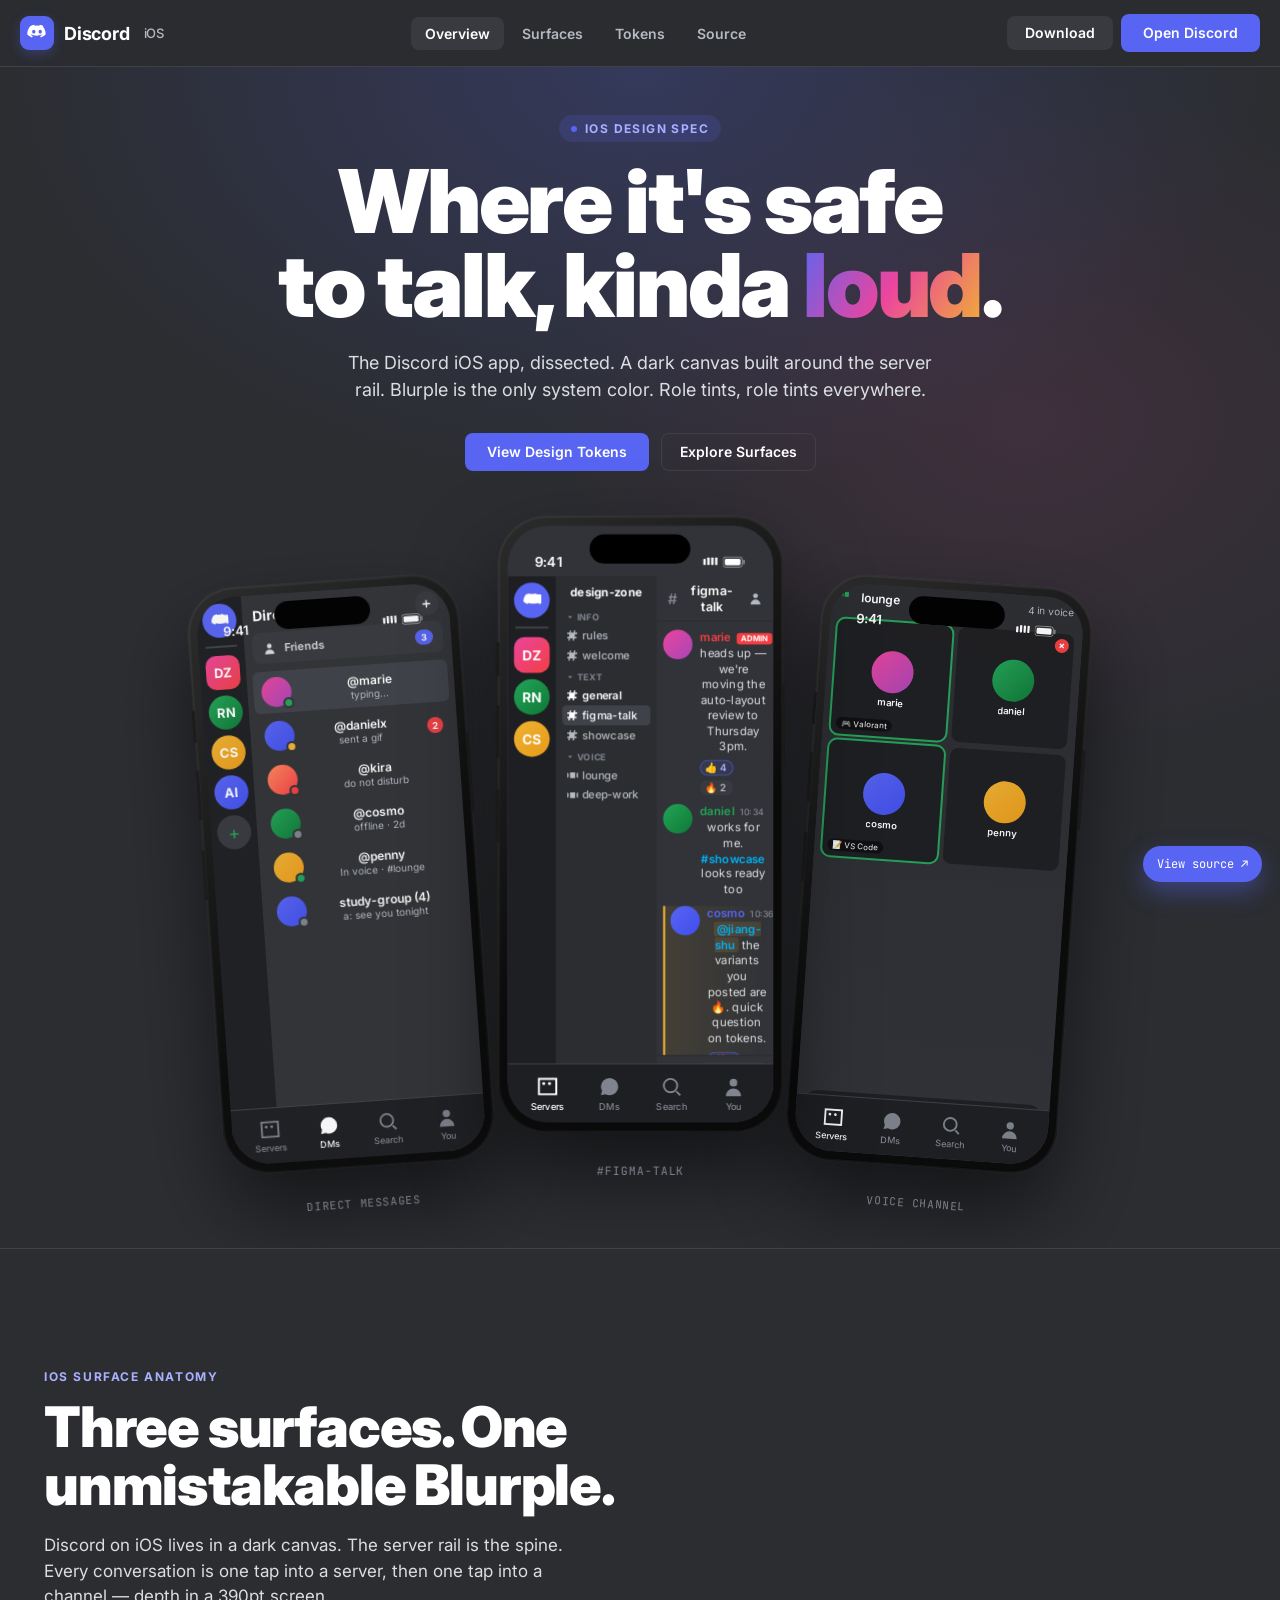
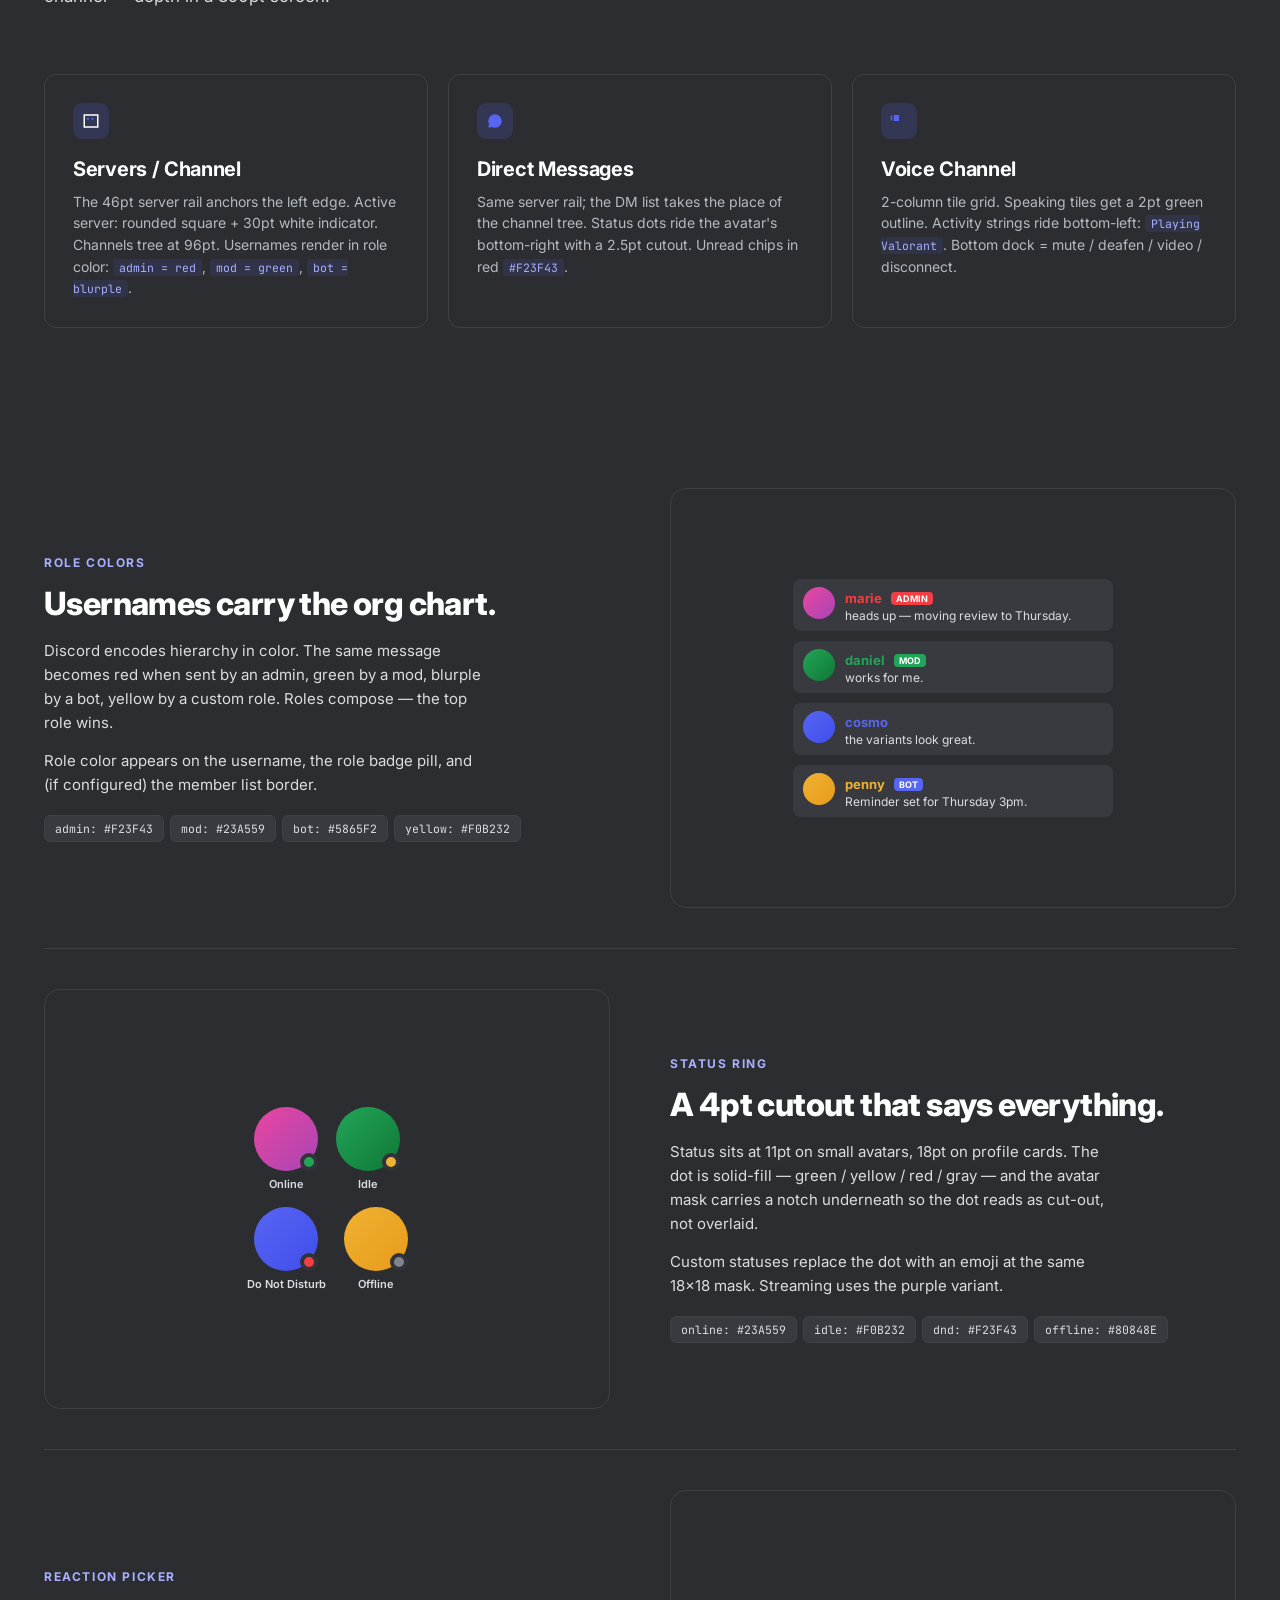
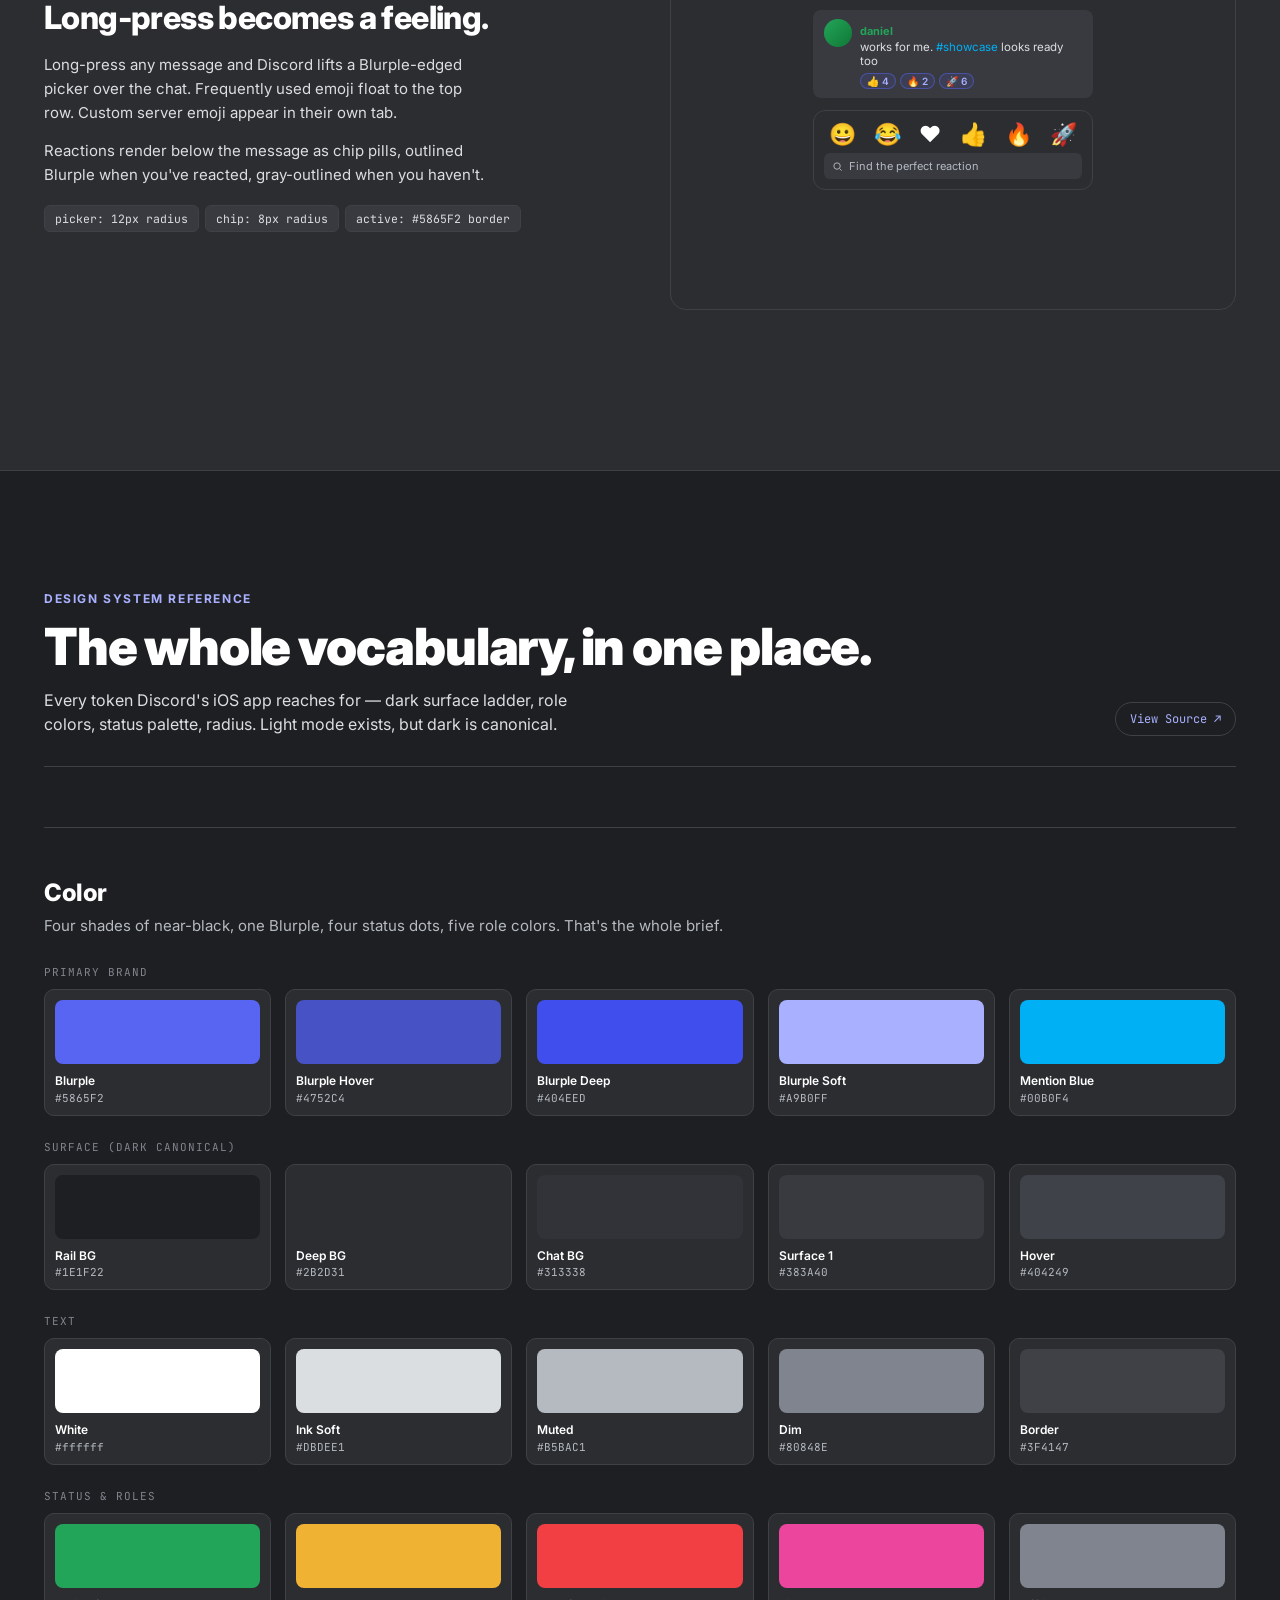
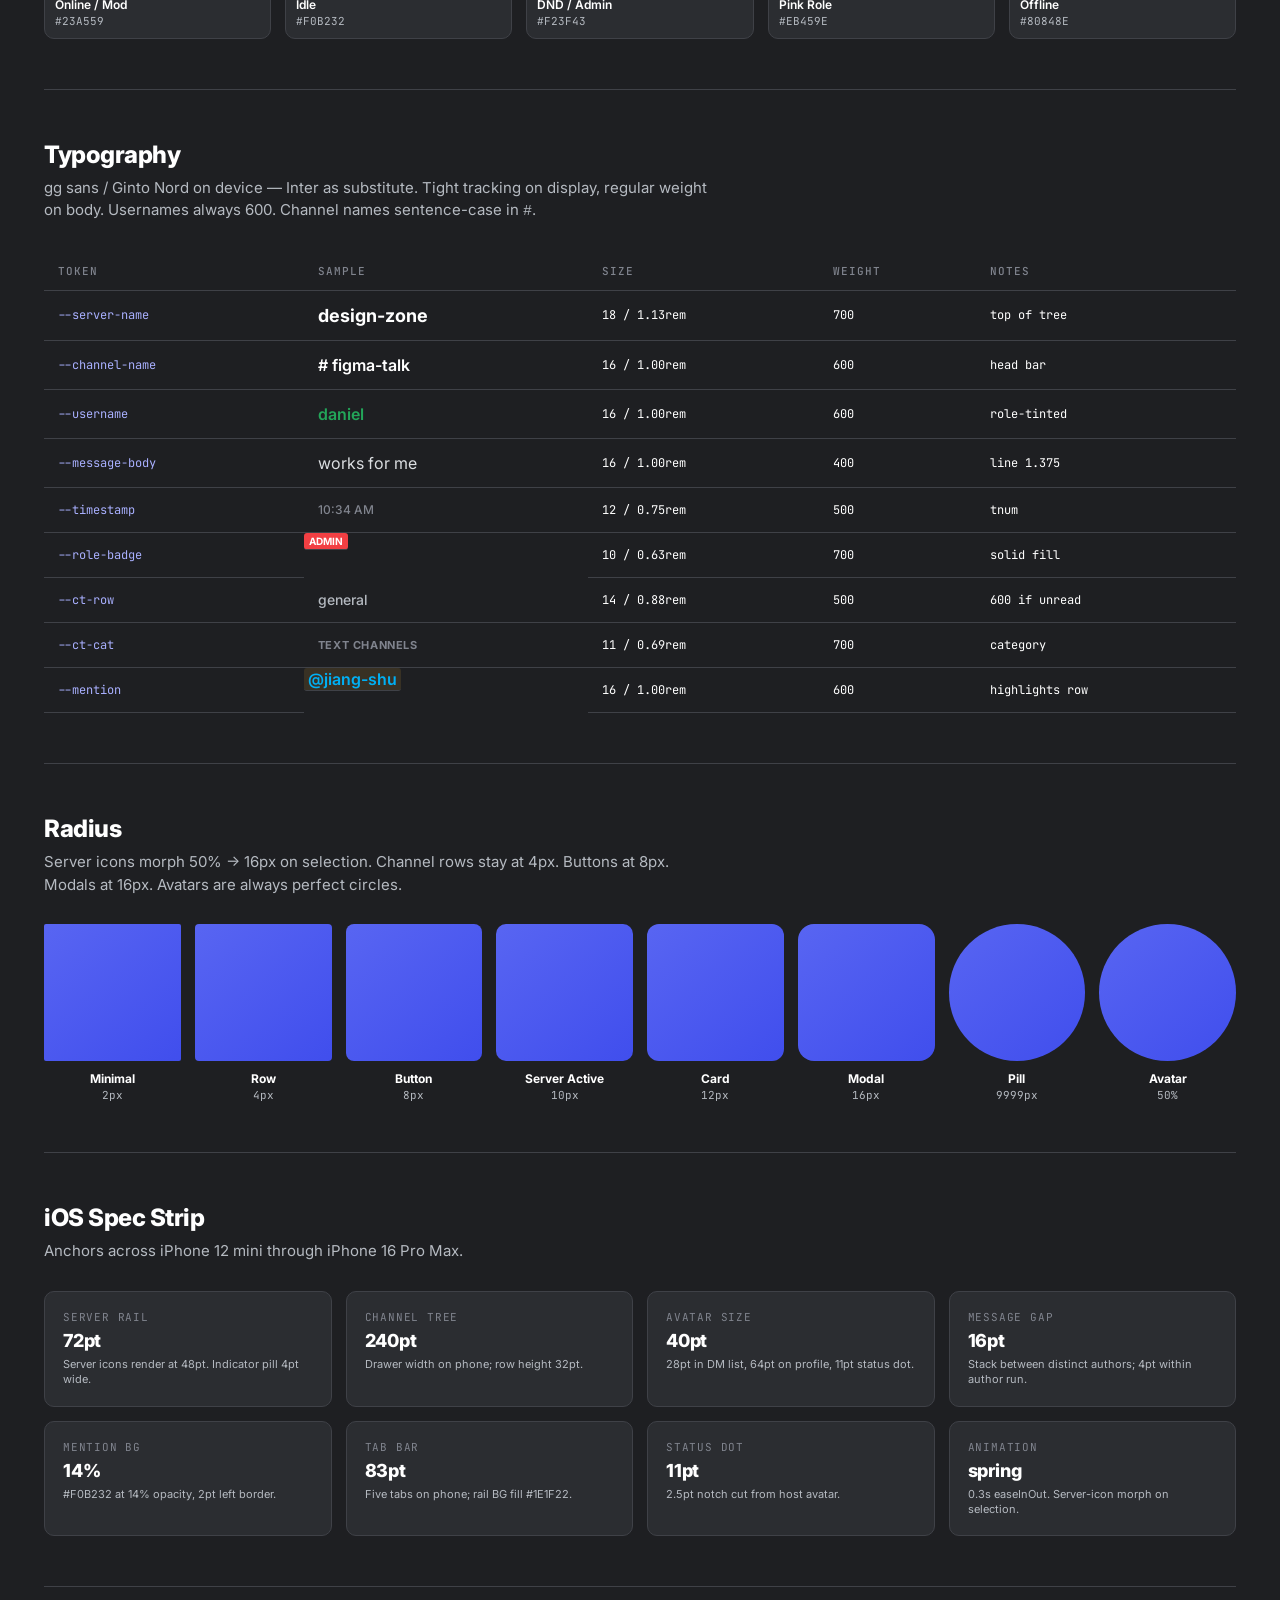
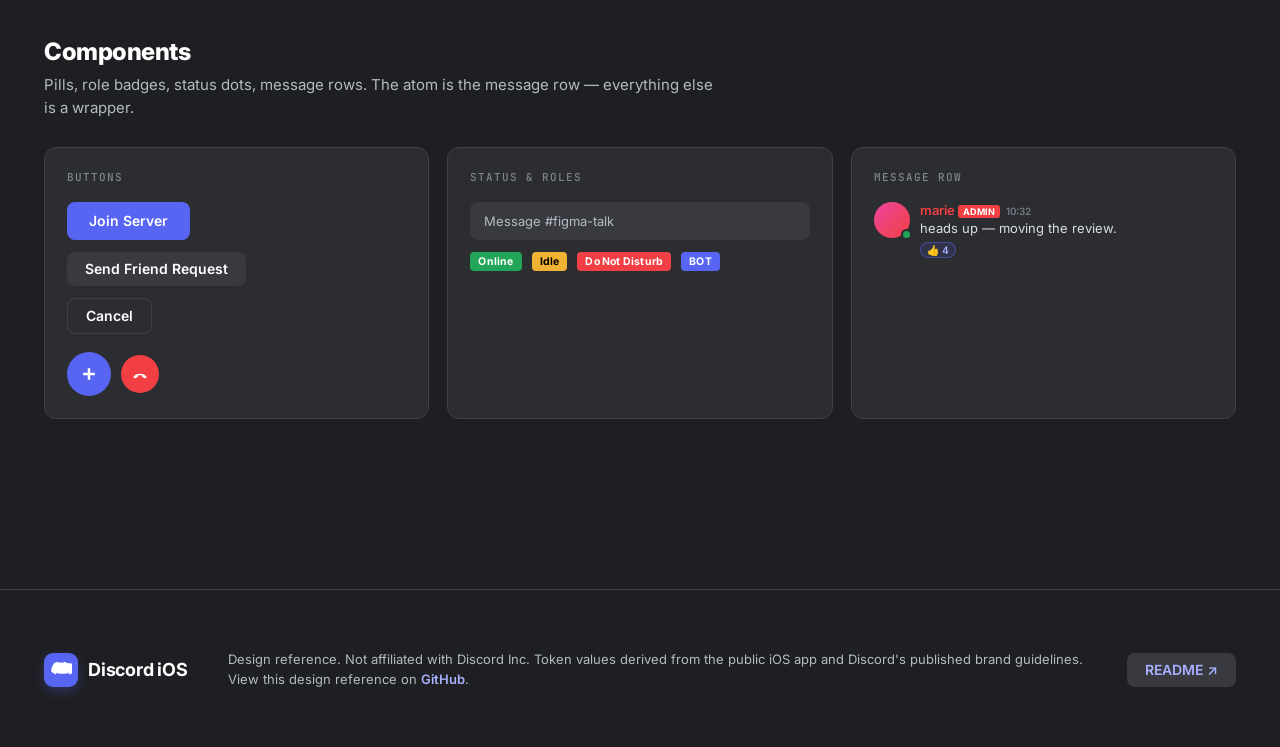
<file: skills/claude/awesome-design-html/assets/ios/design.discord-ios.html>
<!doctype html>
<html lang="en">
<head>
<meta charset="utf-8" />
<meta name="viewport" content="width=device-width, initial-scale=1" />
<title>Discord — iOS design spec</title>
<meta name="description" content="Discord iOS app design reference. #2B2D31 dark canvas, #5865F2 Blurple, role-colored usernames, server-rail navigation, voice-tile metaphor." />
<link rel="preconnect" href="https://fonts.googleapis.com" />
<link rel="preconnect" href="https://fonts.gstatic.com" crossorigin />
<link href="https://fonts.googleapis.com/css2?family=Inter:wght@400;500;600;700;800;900&family=JetBrains+Mono:wght@400;500&display=swap" rel="stylesheet" />
<style>
:root{
  --canvas:#313338; --bg-deep:#2B2D31; --bg-rail:#1E1F22; --bg-hover:#404249; --surface-1:#383A40; --surface-2:#42464D;
  --accent:#5865F2; --accent-hover:#4752C4; --accent-soft:#404EED;
  --ink:#ffffff; --ink-soft:#DBDEE1; --ink-muted:#B5BAC1; --ink-dim:#80848E;
  --border:#3F4147; --border-soft:#2B2D31;
  --online:#23A559; --idle:#F0B232; --dnd:#F23F43; --offline:#80848E;
  --mention-blue:#00B0F4; --link:#00A8FC; --yellow-bg:rgba(240,178,50,.12);
  --role-red:#F23F43; --role-green:#23A559; --role-blurple:#5865F2; --role-yellow:#F0B232; --role-pink:#EB459E;
  --font-ui:"Inter",-apple-system,BlinkMacSystemFont,"Helvetica Neue",helvetica,arial,sans-serif;
  --font-mono:"JetBrains Mono",ui-monospace,monospace;
  --r-min:2px; --r-sm:4px; --r-md:8px; --r-lg:12px; --r-xl:16px; --r-pill:9999px; --r-full:9999px;
}
*{box-sizing:border-box;margin:0;padding:0}
html,body{background:var(--bg-deep);color:var(--ink);font-family:var(--font-ui);-webkit-font-smoothing:antialiased}
a{color:inherit;text-decoration:none}
button{font-family:inherit;border:0;background:none;color:inherit;cursor:pointer}
img,svg{display:block;max-width:100%}
.container{max-width:1240px;margin:0 auto;padding:0 24px}

/* ========== NAV ========== */
.nav-wrap{position:sticky;top:0;z-index:50;background:rgba(43,45,49,.85);backdrop-filter:blur(20px);border-bottom:1px solid var(--border)}
.nav{display:flex;align-items:center;justify-content:space-between;padding:14px 0}
.brand{display:flex;align-items:center;gap:10px;font-weight:700;font-size:18px;letter-spacing:-.2px}
.brand-mark{width:34px;height:34px;border-radius:9px;background:var(--accent);display:grid;place-items:center;box-shadow:0 4px 12px rgba(88,101,242,.3)}
.brand-mark svg{width:22px;height:22px;fill:#fff}
.nav-mid{display:flex;gap:4px}
.nav-pill{padding:8px 14px;border-radius:8px;font-size:14px;font-weight:600;color:var(--ink-muted)}
.nav-pill:hover{color:var(--ink);background:var(--surface-1)}
.nav-pill.active{color:var(--ink);background:var(--surface-1)}
.nav-cta{display:flex;align-items:center;gap:8px}
.btn{display:inline-flex;align-items:center;gap:6px;font-weight:600;font-size:14px;line-height:1;cursor:pointer;border:0;text-decoration:none;transition:transform .12s, background .15s, color .15s}
.btn:hover{transform:scale(1.03)}
.btn-primary{background:var(--accent);color:#fff;padding:12px 22px;border-radius:8px}
.btn-primary:hover{background:var(--accent-hover)}
.btn-pill{background:var(--surface-1);color:var(--ink);padding:10px 18px;border-radius:8px}
.btn-outline{background:transparent;border:1px solid var(--border);color:var(--ink);padding:10px 18px;border-radius:8px}
.btn-light{background:#fff;color:#000;padding:12px 22px;border-radius:8px}

/* ========== HERO ========== */
.hero{position:relative;padding:48px 0 100px;overflow:hidden}
.hero::before{content:"";position:absolute;inset:0;background:radial-gradient(900px 600px at 50% 0%,rgba(88,101,242,.22),transparent 70%),radial-gradient(700px 500px at 80% 30%,rgba(235,69,158,.10),transparent 70%);pointer-events:none}
.hero-inner{position:relative;text-align:center;max-width:920px;margin:0 auto}
.hero-eyebrow{display:inline-flex;align-items:center;gap:8px;padding:6px 12px;border-radius:var(--r-full);background:rgba(88,101,242,.16);color:#A9B0FF;font-size:12px;font-weight:700;letter-spacing:1.4px;text-transform:uppercase;margin-bottom:18px}
.hero-eyebrow .dot{width:6px;height:6px;border-radius:50%;background:var(--accent)}
.hero h1{font-size:clamp(44px,7vw,88px);line-height:.95;letter-spacing:-2.2px;font-weight:900;margin-bottom:22px}
.hero h1 .gradient-word{background:linear-gradient(120deg,#5865F2,#EB459E 50%,#F0B232);-webkit-background-clip:text;background-clip:text;color:transparent}
.hero p{font-size:18px;line-height:1.5;color:var(--ink-soft);max-width:600px;margin:0 auto 30px}
.hero-ctas{display:flex;gap:12px;justify-content:center;flex-wrap:wrap;margin-bottom:90px}
.hero-stage{position:relative;display:flex;justify-content:center;align-items:flex-end;gap:30px;perspective:1600px}

/* ========== iPHONE FRAME ========== */
.iphone{width:280px;aspect-ratio:9/19.5;background:linear-gradient(140deg,#2c2c2c,#0a0a0a 60%);border-radius:46px;padding:9px;position:relative;box-shadow:inset 0 0 0 1.5px rgba(255,255,255,.06),inset 0 -2px 0 rgba(0,0,0,.6),0 40px 80px rgba(0,0,0,.55),0 0 0 1px rgba(255,255,255,.04)}
.iphone::before{content:"";position:absolute;top:120px;left:-2px;width:3px;height:32px;background:#1a1a1a;border-radius:2px 0 0 2px}
.iphone::after{content:"";position:absolute;top:180px;left:-2px;width:3px;height:50px;background:#1a1a1a;border-radius:2px 0 0 2px;box-shadow:0 80px 0 #1a1a1a}
.iphone .right-btn{position:absolute;top:160px;right:-2px;width:3px;height:80px;background:#1a1a1a;border-radius:0 2px 2px 0}
.iphone-screen{width:100%;height:100%;border-radius:38px;overflow:hidden;position:relative;background:var(--canvas)}
.dynamic-island{position:absolute;top:8px;left:50%;transform:translateX(-50%);width:96px;height:28px;background:#000;border-radius:999px;z-index:20}
.status-bar{position:absolute;top:0;left:0;right:0;height:50px;display:flex;justify-content:space-between;align-items:center;padding:18px 26px 0;z-index:15;font-size:13px;font-weight:600;color:#fff;letter-spacing:-.2px}
.status-bar .sb-icons{display:flex;gap:5px;align-items:center}
.iphone-stage-center{transform:translateY(-30px) scale(1.05);z-index:3}
.iphone-stage-left{transform:rotate(-4deg) translateY(20px);z-index:2;opacity:.95}
.iphone-stage-right{transform:rotate(4deg) translateY(20px);z-index:2;opacity:.95}
.iphone-label{position:absolute;bottom:-44px;left:50%;transform:translateX(-50%);font-family:var(--font-mono);font-size:11px;color:var(--ink-dim);letter-spacing:.6px;text-transform:uppercase;white-space:nowrap}

.scr{position:absolute;inset:0;color:#fff;font-size:11px;display:flex;flex-direction:column;padding-top:48px}

/* ========== SHARED: SERVER RAIL ========== */
.dc-frame{flex:1;display:flex;overflow:hidden}
.server-rail{width:46px;background:var(--bg-rail);display:flex;flex-direction:column;align-items:center;padding:6px 0;gap:6px;flex-shrink:0}
.server-pill{position:relative;width:34px;display:flex;justify-content:center}
.server-pill .indicator{position:absolute;left:-9px;top:50%;transform:translateY(-50%);width:3px;height:8px;background:var(--ink);border-radius:0 2px 2px 0;opacity:0}
.server-pill.active .indicator{opacity:1;height:30px}
.server-pill.has-unread .indicator{opacity:1;height:14px}
.server-icon{width:34px;height:34px;border-radius:50%;background:var(--surface-1);display:grid;place-items:center;font-size:13px;font-weight:700;color:var(--ink);transition:border-radius .15s}
.server-pill.active .server-icon{border-radius:10px}
.server-icon.dc{background:var(--accent)}
.server-icon.dc svg{width:18px;height:18px;fill:#fff}
.server-icon.s1{background:linear-gradient(135deg,#EB459E,#F23F43)}
.server-icon.s2{background:linear-gradient(135deg,#23A559,#0F7836)}
.server-icon.s3{background:linear-gradient(135deg,#F0B232,#E89A1A)}
.server-icon.s4{background:linear-gradient(135deg,#5865F2,#404EED)}
.server-icon.add{background:var(--surface-1);color:var(--role-green);font-size:18px;font-weight:400}
.server-divider{width:32px;height:2px;background:var(--bg-hover);border-radius:1px;margin:2px 0}

/* ========== SHARED: STATUS DOT ========== */
.status-dot{position:absolute;bottom:-2px;right:-2px;width:11px;height:11px;border-radius:50%;border:2.5px solid var(--canvas);background:var(--online)}
.status-dot.idle{background:var(--idle)}
.status-dot.dnd{background:var(--dnd)}
.status-dot.offline{background:var(--offline)}

/* ========== SCREEN 1: CHANNEL ========== */
.scr-channel{background:var(--canvas);padding-top:0}
.scr-channel .scr-inner{position:absolute;top:48px;left:0;right:0;bottom:0;display:flex;flex-direction:column}
.channel-content{flex:1;display:flex;overflow:hidden}
.channel-tree{width:96px;background:var(--bg-deep);display:flex;flex-direction:column;padding:8px 6px;flex-shrink:0;overflow:hidden}
.channel-tree .ct-name{font-size:11px;font-weight:700;color:var(--ink);margin-bottom:6px;padding:0 4px}
.channel-tree .ct-cat{font-size:8.5px;font-weight:700;color:var(--ink-dim);text-transform:uppercase;letter-spacing:.4px;padding:6px 4px 3px;display:flex;align-items:center;gap:3px}
.channel-tree .ct-cat svg{width:7px;height:7px;fill:currentColor}
.ct-row{display:flex;align-items:center;gap:4px;padding:3px 4px;border-radius:4px;font-size:10.5px;color:var(--ink-muted);font-weight:500}
.ct-row.active{background:var(--bg-hover);color:var(--ink)}
.ct-row.unread{color:var(--ink);font-weight:600}
.ct-row svg{width:11px;height:11px;fill:currentColor;flex-shrink:0}
.channel-main{flex:1;display:flex;flex-direction:column;background:var(--canvas);overflow:hidden}
.channel-head{padding:6px 10px;display:flex;align-items:center;gap:6px;border-bottom:1px solid var(--border-soft)}
.channel-head .ch-hash{color:var(--ink-dim);font-size:14px;font-weight:600}
.channel-head .ch-nm{font-size:12px;font-weight:600;color:var(--ink);flex:1}
.channel-head svg{width:14px;height:14px;fill:var(--ink-muted)}
.dc-msgs{flex:1;overflow:hidden;padding:8px 6px;display:flex;flex-direction:column;gap:8px}
.dc-msg{display:flex;gap:7px;align-items:flex-start}
.dc-msg .av{width:28px;height:28px;border-radius:50%;flex-shrink:0;position:relative}
.dc-msg .av .status-dot{width:9px;height:9px;border-width:2px}
.dc-msg .body{flex:1;min-width:0}
.dc-msg .head{display:flex;align-items:baseline;gap:5px;margin-bottom:1px}
.dc-msg .uname{font-size:11px;font-weight:600}
.dc-msg .time{font-size:8.5px;color:var(--ink-dim);font-weight:500}
.dc-msg .text{font-size:11px;color:var(--ink-soft);line-height:1.35;word-break:break-word}
.dc-msg .text .mention{color:var(--mention-blue);background:var(--yellow-bg);padding:0 3px;border-radius:3px;font-weight:600}
.dc-msg .text .ch-mention{color:var(--mention-blue);font-weight:600}
.dc-msg .reacts{display:flex;gap:4px;margin-top:5px;flex-wrap:wrap}
.dc-react{padding:1px 6px 1px 4px;border-radius:8px;background:rgba(88,101,242,.12);border:1px solid rgba(88,101,242,.5);font-size:9.5px;font-weight:600;color:#A9B0FF;display:flex;align-items:center;gap:3px}
.dc-react.alt{background:var(--surface-1);border-color:transparent;color:var(--ink-muted)}
.dc-mention-row{background:linear-gradient(90deg,rgba(240,178,50,.10),rgba(240,178,50,.0));border-left:2px solid var(--idle);padding-left:5px}
.av-orange{background:linear-gradient(135deg,#FF885E,#F23F43)}
.av-green{background:linear-gradient(135deg,#23A559,#0F7836)}
.av-blurple{background:linear-gradient(135deg,#5865F2,#404EED)}
.av-pink{background:linear-gradient(135deg,#EB459E,#A845B7)}
.av-yellow{background:linear-gradient(135deg,#F0B232,#E89A1A)}

/* dc input + tab bar */
.dc-input{padding:6px 8px;display:flex;gap:6px;align-items:center;border-top:1px solid var(--border-soft);background:var(--canvas)}
.dc-input .plus{width:24px;height:24px;border-radius:50%;background:var(--surface-1);display:grid;place-items:center;flex-shrink:0;color:var(--ink-muted);font-size:14px;font-weight:300}
.dc-input .field{flex:1;background:var(--surface-1);border-radius:8px;padding:6px 9px;font-size:10.5px;color:var(--ink-muted);display:flex;align-items:center;justify-content:space-between}
.dc-input .field .ico-row{display:flex;gap:6px}
.dc-input svg{width:13px;height:13px;fill:var(--ink-muted)}
.dc-input .send{width:24px;height:24px;border-radius:50%;background:var(--accent);display:grid;place-items:center;flex-shrink:0}
.dc-input .send svg{fill:#fff;width:12px;height:12px}

.tab-bar{position:absolute;bottom:0;left:0;right:0;height:56px;background:var(--bg-rail);display:flex;justify-content:space-around;align-items:center;padding:0 8px;z-index:10;border-top:1px solid var(--border)}
.tab{display:flex;flex-direction:column;align-items:center;gap:2px;color:var(--ink-dim);font-size:9px;font-weight:500;flex:1}
.tab.active{color:var(--ink)}
.tab svg{width:22px;height:22px;fill:currentColor}

/* ========== SCREEN 2: DMs ========== */
.scr-dm{background:var(--canvas);padding-top:0}
.dm-pane{flex:1;display:flex;flex-direction:column;overflow:hidden;background:var(--canvas)}
.dm-head{padding:8px 10px 6px;display:flex;justify-content:space-between;align-items:center}
.dm-head .dh-title{font-size:14px;font-weight:700}
.dm-head .dh-act{width:24px;height:24px;border-radius:50%;background:var(--surface-1);display:grid;place-items:center}
.dm-head svg{width:13px;height:13px;fill:var(--ink-muted)}
.dm-friends-btn{margin:0 8px 8px;background:var(--surface-1);border-radius:8px;padding:8px 10px;display:flex;align-items:center;gap:8px;font-size:11px;font-weight:600;color:var(--ink-soft)}
.dm-friends-btn svg{width:14px;height:14px;fill:currentColor}
.dm-friends-btn .count{margin-left:auto;background:var(--accent);color:#fff;font-size:9px;font-weight:700;padding:2px 6px;border-radius:9px}
.dm-list{padding:0 6px;display:flex;flex-direction:column;gap:2px;overflow:hidden}
.dm-row{display:flex;align-items:center;gap:8px;padding:6px 8px;border-radius:6px}
.dm-row.active{background:var(--bg-hover)}
.dm-row .av{width:30px;height:30px;border-radius:50%;flex-shrink:0;position:relative}
.dm-row .meta{flex:1;min-width:0}
.dm-row .nm{font-size:12px;font-weight:600;color:var(--ink);overflow:hidden;text-overflow:ellipsis;white-space:nowrap}
.dm-row .sub{font-size:10px;color:var(--ink-muted);overflow:hidden;text-overflow:ellipsis;white-space:nowrap}
.dm-row .badge{background:var(--dnd);color:#fff;min-width:16px;height:16px;border-radius:8px;font-size:9.5px;font-weight:700;padding:0 5px;display:grid;place-items:center;flex-shrink:0}

/* ========== SCREEN 3: VOICE ========== */
.scr-voice{background:linear-gradient(180deg,var(--bg-deep) 0%,var(--canvas) 100%);padding-top:0}
.voice-pane{flex:1;display:flex;flex-direction:column;overflow:hidden}
.voice-head{padding:6px 10px;border-bottom:1px solid var(--border-soft);display:flex;align-items:center;gap:6px}
.voice-head svg{width:14px;height:14px;fill:var(--online)}
.voice-head .vh-name{font-size:12px;font-weight:600}
.voice-head .vh-cnt{font-size:10px;color:var(--ink-muted);margin-left:auto}
.voice-grid{flex:1;padding:8px;display:grid;grid-template-columns:1fr 1fr;gap:6px;overflow:hidden;align-content:flex-start}
.voice-tile{aspect-ratio:1;background:var(--bg-rail);border-radius:8px;display:flex;flex-direction:column;align-items:center;justify-content:center;gap:4px;position:relative;padding:6px}
.voice-tile.speaking{box-shadow:0 0 0 2px var(--online)}
.voice-tile .av{width:42px;height:42px;border-radius:50%}
.voice-tile .nm{font-size:9.5px;font-weight:600;color:var(--ink);text-overflow:ellipsis;overflow:hidden;white-space:nowrap;max-width:100%}
.voice-tile .activity{position:absolute;bottom:5px;left:5px;background:rgba(0,0,0,.5);font-size:8px;color:var(--ink-soft);padding:1px 5px;border-radius:9px;font-weight:500}
.voice-tile .muted-ic{position:absolute;top:5px;right:5px;width:14px;height:14px;background:var(--dnd);border-radius:50%;display:grid;place-items:center}
.voice-tile .muted-ic svg{width:8px;height:8px;fill:#fff}
.voice-controls{padding:8px 12px;display:flex;justify-content:space-around;align-items:center;background:var(--bg-rail);border-radius:12px;margin:6px 8px}
.voice-controls .vc-btn{width:38px;height:38px;border-radius:50%;background:var(--surface-1);display:grid;place-items:center;color:#fff}
.voice-controls .vc-btn.danger{background:var(--dnd)}
.voice-controls .vc-btn svg{width:18px;height:18px;fill:#fff}

/* ========== FEATURES SECTION ========== */
.section{padding:120px 0;border-top:1px solid var(--border)}
.section-eyebrow{font-size:12px;letter-spacing:1.6px;text-transform:uppercase;font-weight:700;color:#A9B0FF;margin-bottom:14px}
.section-head{max-width:760px;margin-bottom:64px}
.section-head h2{font-size:clamp(34px,4.5vw,56px);font-weight:900;letter-spacing:-1.2px;line-height:1.05;margin-bottom:18px}
.section-head p{font-size:17px;color:var(--ink-soft);line-height:1.5;max-width:560px}

.feature-grid{display:grid;grid-template-columns:repeat(3,1fr);gap:20px}
.feat{background:var(--bg-deep);border-radius:12px;padding:28px;border:1px solid var(--border)}
.feat:hover{background:var(--surface-1)}
.feat .feat-ic{width:36px;height:36px;border-radius:9px;background:rgba(88,101,242,.18);display:grid;place-items:center;margin-bottom:18px}
.feat .feat-ic svg{width:18px;height:18px;fill:var(--accent)}
.feat h3{font-size:20px;font-weight:700;letter-spacing:-.3px;margin-bottom:10px}
.feat p{font-size:14px;color:var(--ink-muted);line-height:1.55}
.feat code{font-family:var(--font-mono);font-size:11.5px;background:rgba(88,101,242,.12);padding:1px 6px;border-radius:3px;color:#A9B0FF}

.ios-feat{display:grid;grid-template-columns:1fr 1fr;gap:60px;align-items:center;padding:40px 0;border-top:1px solid var(--border)}
.ios-feat:first-child{border-top:0}
.ios-feat-text h3{font-size:32px;font-weight:800;letter-spacing:-.6px;margin-bottom:16px}
.ios-feat-text p{font-size:15px;color:var(--ink-soft);line-height:1.6;margin-bottom:14px;max-width:440px}
.ios-feat-tokens{display:flex;flex-wrap:wrap;gap:6px;margin-top:18px}
.ios-feat-tokens code{font-family:var(--font-mono);font-size:11.5px;background:var(--surface-1);padding:5px 10px;border-radius:6px;color:var(--ink-soft);border:1px solid var(--border)}
.ios-feat-visual{background:var(--bg-deep);border-radius:16px;padding:50px;display:grid;place-items:center;min-height:420px;border:1px solid var(--border);position:relative;overflow:hidden}

/* role color visual */
.role-stack{display:flex;flex-direction:column;gap:10px;width:320px}
.role-row{display:flex;align-items:flex-start;gap:10px;padding:8px 10px;background:var(--surface-1);border-radius:8px}
.role-row .av{width:32px;height:32px;border-radius:50%}
.role-row .uname{font-size:13px;font-weight:700}
.role-row .ttl{font-size:12px;color:var(--ink-soft);margin-top:1px}
.role-row .badge{display:inline-block;font-size:9px;font-weight:700;padding:1px 5px;border-radius:4px;margin-left:5px;vertical-align:1px;color:#fff}

/* status ring visual */
.status-stack{display:flex;flex-direction:column;gap:16px;align-items:center}
.status-row-vis{display:flex;gap:18px}
.status-cell{display:flex;flex-direction:column;align-items:center;gap:6px}
.status-cell .av{width:64px;height:64px;border-radius:50%;position:relative}
.status-cell .av .status-dot{width:18px;height:18px;border-width:4px;bottom:0;right:0}
.status-cell .lbl{font-size:11px;font-weight:600;color:var(--ink-soft)}

/* reaction picker */
.react-stack{display:flex;flex-direction:column;gap:12px;width:280px}
.react-picker{background:var(--bg-deep);border:1px solid var(--border);border-radius:12px;padding:10px}
.react-picker .rp-row{display:flex;gap:8px;justify-content:space-around;font-size:22px;margin-bottom:6px}
.react-picker .rp-search{background:var(--surface-1);border-radius:6px;padding:6px 8px;font-size:11px;color:var(--ink-muted);display:flex;align-items:center;gap:6px}
.react-picker .rp-search svg{width:11px;height:11px;fill:var(--ink-muted)}
.react-target{background:var(--surface-1);border-radius:8px;padding:9px 11px;display:flex;gap:8px;align-items:flex-start}
.react-target .av{width:28px;height:28px;border-radius:50%;flex-shrink:0}
.react-target .uname{font-size:11px;font-weight:700;color:var(--role-green)}
.react-target .txt{font-size:11.5px;color:var(--ink-soft);margin-top:1px}
.react-target .reacts-mini{display:flex;gap:4px;margin-top:5px}
.react-target .reacts-mini span{padding:1px 6px;border-radius:8px;background:rgba(88,101,242,.12);border:1px solid rgba(88,101,242,.5);font-size:10px;color:#A9B0FF;font-weight:600}

/* ========== DESIGN SYSTEM ========== */
.ds-section{padding:120px 0;background:var(--bg-rail);border-top:1px solid var(--border)}
.ds-intro{display:grid;grid-template-columns:1fr auto;gap:24px;align-items:end;margin-bottom:60px;border-bottom:1px solid var(--border);padding-bottom:30px}
.ds-intro h2{font-size:clamp(32px,4vw,52px);font-weight:900;letter-spacing:-1.2px;line-height:1.05;margin:14px 0 14px}
.ds-intro p{font-size:16px;color:var(--ink-soft);max-width:560px;line-height:1.5}
.ds-source{font-family:var(--font-mono);font-size:12px;color:#A9B0FF;border:1px solid var(--border);padding:8px 14px;border-radius:var(--r-full);white-space:nowrap}
.ds-source:hover{background:var(--surface-1)}

.ds-block{padding:50px 0;border-top:1px solid var(--border)}
.ds-block:first-of-type{border-top:0;padding-top:0}
.ds-heading{font-size:24px;font-weight:800;letter-spacing:-.5px;margin-bottom:8px}
.ds-desc{font-size:15px;color:var(--ink-muted);max-width:680px;line-height:1.5;margin-bottom:28px}
.ds-caption{font-family:var(--font-mono);font-size:11px;text-transform:uppercase;letter-spacing:1px;color:var(--ink-dim);margin:24px 0 10px}

.ds-swatches{display:grid;grid-template-columns:repeat(5,1fr);gap:14px}
.ds-sw{background:var(--bg-deep);border-radius:10px;padding:10px;border:1px solid var(--border)}
.ds-sw .chip{height:64px;border-radius:8px;margin-bottom:10px}
.ds-sw .name{font-size:12px;font-weight:600;line-height:1.2}
.ds-sw .val{font-family:var(--font-mono);font-size:11px;color:var(--ink-muted);margin-top:2px}

.ds-type-table{width:100%;border-collapse:collapse;font-family:var(--font-mono);font-size:12px}
.ds-type-table th{text-align:left;padding:12px 14px;color:var(--ink-dim);font-weight:500;border-bottom:1px solid var(--border);text-transform:uppercase;letter-spacing:1px;font-size:11px}
.ds-type-table td{padding:14px;border-bottom:1px solid var(--border);vertical-align:middle}
.ds-type-table td.token{color:#A9B0FF}
.ds-type-table td.sample{font-family:var(--font-ui);color:#fff}

.ds-radius{display:grid;grid-template-columns:repeat(8,1fr);gap:14px}
.ds-radius-cell{text-align:center}
.ds-radius-box{width:100%;aspect-ratio:1;background:linear-gradient(140deg,var(--accent),#404EED);margin-bottom:10px}
.ds-radius-label{font-size:12px;font-weight:700}
.ds-radius-val{font-family:var(--font-mono);font-size:11px;color:var(--ink-muted);margin-top:2px}

.ds-comp{display:grid;grid-template-columns:repeat(3,1fr);gap:18px}
.ds-card{background:var(--bg-deep);border-radius:12px;padding:22px;border:1px solid var(--border)}
.ds-card h5{font-family:var(--font-mono);font-size:11px;text-transform:uppercase;letter-spacing:1px;color:var(--ink-dim);margin-bottom:18px;font-weight:500}
.ds-card-stack{display:flex;flex-direction:column;gap:12px;align-items:flex-start}
.ds-card-row{display:flex;gap:10px;align-items:center;flex-wrap:wrap}
.input-pill{background:var(--surface-1);border:0;border-radius:8px;padding:11px 14px;color:#fff;font-family:inherit;font-size:13px;width:100%;outline:none}
.input-pill::placeholder{color:var(--ink-muted)}
.tag{font-size:10.5px;font-weight:700;padding:3px 8px;border-radius:4px;letter-spacing:.2px}
.tag-online{background:var(--online);color:#fff}
.tag-idle{background:var(--idle);color:#000}
.tag-dnd{background:var(--dnd);color:#fff}
.tag-bot{background:var(--accent);color:#fff}

.token-strip{display:grid;grid-template-columns:repeat(4,1fr);gap:14px;margin-top:28px}
.token-cell{background:var(--bg-deep);border-radius:10px;padding:18px;border:1px solid var(--border)}
.token-cell .tk-label{font-family:var(--font-mono);font-size:11px;color:var(--ink-dim);text-transform:uppercase;letter-spacing:.8px}
.token-cell .tk-val{font-size:18px;font-weight:800;margin-top:6px;color:#fff;letter-spacing:-.2px}
.token-cell .tk-note{font-size:11px;color:var(--ink-muted);margin-top:6px;line-height:1.4}

footer{padding:60px 0;border-top:1px solid var(--border);background:var(--bg-rail)}
.foot{display:grid;grid-template-columns:auto 1fr auto;gap:40px;align-items:center}
.foot p{font-size:13px;color:var(--ink-muted);line-height:1.5}
.foot a{color:#A9B0FF;font-weight:600}

.float-link{position:fixed;bottom:18px;right:18px;background:var(--accent);border:0;color:#fff;font-family:var(--font-mono);font-size:12px;padding:10px 14px;border-radius:var(--r-full);z-index:99;box-shadow:0 10px 24px rgba(88,101,242,.4)}
.float-link:hover{background:var(--accent-hover)}

@media(max-width:920px){
  .hero-stage{flex-direction:column;align-items:center;gap:60px}
  .iphone-stage-center,.iphone-stage-left,.iphone-stage-right{transform:none}
  .ios-feat{grid-template-columns:1fr;gap:30px}
  .feature-grid{grid-template-columns:1fr}
  .ds-swatches{grid-template-columns:repeat(2,1fr)}
  .ds-radius{grid-template-columns:repeat(4,1fr)}
  .ds-comp{grid-template-columns:1fr}
  .token-strip{grid-template-columns:repeat(2,1fr)}
  .foot{grid-template-columns:1fr;text-align:center}
  .nav-mid{display:none}
}
</style>
</head>
<body>

<!-- ===== NAV ===== -->
<div class="nav-wrap">
  <div class="container nav">
    <div class="brand">
      <span class="brand-mark"><svg viewBox="0 0 24 24"><path d="M19.5 4.5A17 17 0 0015 3l-.4 1a14 14 0 00-5.2 0L9 3a17 17 0 00-4.5 1.5C2 8 1 11 1.5 14c1.7 1.4 3.4 2.3 5 2.8l1-1.5c-.8-.3-1.6-.7-2.3-1.2.2-.1.4-.3.6-.4 3.6 1.6 7.6 1.6 11.2 0l.6.4c-.7.5-1.5.9-2.3 1.2l1 1.5c1.6-.5 3.3-1.4 5-2.8.5-3-.5-6-3-9.5zM8.5 12.5c-1 0-1.8-1-1.8-2s.8-2 1.8-2 1.8 1 1.8 2-.8 2-1.8 2zm7 0c-1 0-1.8-1-1.8-2s.8-2 1.8-2 1.8 1 1.8 2-.8 2-1.8 2z"/></svg></span>
      Discord <span style="font-weight:500;color:var(--ink-muted);font-size:13px;margin-left:4px">iOS</span>
    </div>
    <nav class="nav-mid">
      <a class="nav-pill active" href="#hero">Overview</a>
      <a class="nav-pill" href="#features">Surfaces</a>
      <a class="nav-pill" href="#design-system">Tokens</a>
      <a class="nav-pill" href="#footer">Source</a>
    </nav>
    <div class="nav-cta">
      <a class="btn btn-pill" href="#">Download</a>
      <a class="btn btn-primary" href="#">Open Discord</a>
    </div>
  </div>
</div>

<!-- ===== HERO ===== -->
<section class="hero" id="hero">
  <div class="container hero-inner">
    <div class="hero-eyebrow"><span class="dot"></span>iOS Design Spec</div>
    <h1>Where it's safe<br/>to talk, kinda <span class="gradient-word">loud</span>.</h1>
    <p>The Discord iOS app, dissected. A dark canvas built around the server rail. Blurple is the only system color. Role tints, role tints everywhere.</p>
    <div class="hero-ctas">
      <a class="btn btn-primary" href="#design-system">View Design Tokens</a>
      <a class="btn btn-outline" href="#features">Explore Surfaces</a>
    </div>

    <div class="hero-stage">

      <!-- DMs -->
      <div class="iphone iphone-stage-left">
        <span class="right-btn"></span>
        <div class="iphone-screen">
          <div class="dynamic-island"></div>
          <div class="status-bar">
            <span>9:41</span>
            <div class="sb-icons">
              <svg width="14" height="9" viewBox="0 0 18 12" fill="#fff"><rect x="0" y="2" width="3" height="8" rx="1"/><rect x="5" y="0" width="3" height="10" rx="1"/><rect x="10" y="0" width="3" height="10" rx="1"/><rect x="15" y="0" width="3" height="10" rx="1"/></svg>
              <svg width="22" height="11" viewBox="0 0 25 12" fill="none"><rect x="0" y="0.5" width="21" height="11" rx="3" stroke="#fff" stroke-opacity="0.5"/><rect x="2" y="2.5" width="17" height="7" rx="1.5" fill="#fff"/><rect x="22" y="3.5" width="1.5" height="5" rx="0.5" fill="#fff" fill-opacity="0.5"/></svg>
            </div>
          </div>
          <div class="scr scr-dm">
            <div class="dc-frame">
              <div class="server-rail">
                <div class="server-pill"><span class="indicator"></span><div class="server-icon dc"><svg viewBox="0 0 24 24"><path d="M19.5 4.5A17 17 0 0015 3l-.4 1a14 14 0 00-5.2 0L9 3a17 17 0 00-4.5 1.5C2 8 1 11 1.5 14c1.7 1.4 3.4 2.3 5 2.8l1-1.5c-.8-.3-1.6-.7-2.3-1.2 5.7 2.7 11.7 2.7 17.4 0-.7.5-1.5.9-2.3 1.2l1 1.5c1.6-.5 3.3-1.4 5-2.8.5-3-.5-6-3-9.5z"/></svg></div></div>
                <div class="server-divider"></div>
                <div class="server-pill active"><span class="indicator"></span><div class="server-icon s1">DZ</div></div>
                <div class="server-pill has-unread"><span class="indicator"></span><div class="server-icon s2">RN</div></div>
                <div class="server-pill"><span class="indicator"></span><div class="server-icon s3">CS</div></div>
                <div class="server-pill"><span class="indicator"></span><div class="server-icon s4">AI</div></div>
                <div class="server-pill"><span class="indicator"></span><div class="server-icon add">+</div></div>
              </div>
              <div class="dm-pane">
                <div class="dm-head">
                  <div class="dh-title">Direct Messages</div>
                  <div class="dh-act"><svg viewBox="0 0 24 24"><path d="M12 5v14M5 12h14" stroke="currentColor" stroke-width="2.5"/></svg></div>
                </div>
                <div class="dm-friends-btn">
                  <svg viewBox="0 0 24 24"><circle cx="12" cy="8" r="4"/><path d="M4 22a8 8 0 0116 0"/></svg>
                  Friends
                  <span class="count">3</span>
                </div>
                <div class="dm-list">
                  <div class="dm-row active">
                    <div class="av av-pink"><span class="status-dot"></span></div>
                    <div class="meta"><div class="nm">@marie</div><div class="sub">typing...</div></div>
                  </div>
                  <div class="dm-row">
                    <div class="av av-blurple"><span class="status-dot idle"></span></div>
                    <div class="meta"><div class="nm">@danielx</div><div class="sub">sent a gif</div></div>
                    <div class="badge">2</div>
                  </div>
                  <div class="dm-row">
                    <div class="av av-orange"><span class="status-dot dnd"></span></div>
                    <div class="meta"><div class="nm">@kira</div><div class="sub">do not disturb</div></div>
                  </div>
                  <div class="dm-row">
                    <div class="av av-green"><span class="status-dot offline"></span></div>
                    <div class="meta"><div class="nm">@cosmo</div><div class="sub">offline · 2d</div></div>
                  </div>
                  <div class="dm-row">
                    <div class="av av-yellow"><span class="status-dot"></span></div>
                    <div class="meta"><div class="nm">@penny</div><div class="sub">In voice · #lounge</div></div>
                  </div>
                  <div class="dm-row">
                    <div class="av av-blurple"><span class="status-dot offline"></span></div>
                    <div class="meta"><div class="nm">study-group (4)</div><div class="sub">a: see you tonight</div></div>
                  </div>
                </div>
              </div>
            </div>
            <div class="tab-bar">
              <div class="tab"><svg viewBox="0 0 24 24"><path d="M3 4h18v16H3z" fill="none" stroke="currentColor" stroke-width="2"/><circle cx="8" cy="9" r="1.5"/><circle cx="14" cy="9" r="1.5"/></svg>Servers</div>
              <div class="tab active"><svg viewBox="0 0 24 24"><path d="M21 12c0 5-4 9-9 9-1.5 0-2.9-.4-4.2-1L3 21l1.2-4.8C3.4 15 3 13.5 3 12a9 9 0 1118 0z"/></svg>DMs</div>
              <div class="tab"><svg viewBox="0 0 24 24"><circle cx="11" cy="11" r="7" stroke="currentColor" stroke-width="2" fill="none"/><path d="M21 21l-4-4" stroke="currentColor" stroke-width="2"/></svg>Search</div>
              <div class="tab"><svg viewBox="0 0 24 24"><circle cx="12" cy="8" r="4"/><path d="M4 22a8 8 0 0116 0"/></svg>You</div>
            </div>
          </div>
        </div>
        <div class="iphone-label">Direct Messages</div>
      </div>

      <!-- CHANNEL (center) -->
      <div class="iphone iphone-stage-center">
        <span class="right-btn"></span>
        <div class="iphone-screen">
          <div class="dynamic-island"></div>
          <div class="status-bar">
            <span>9:41</span>
            <div class="sb-icons">
              <svg width="14" height="9" viewBox="0 0 18 12" fill="#fff"><rect x="0" y="2" width="3" height="8" rx="1"/><rect x="5" y="0" width="3" height="10" rx="1"/><rect x="10" y="0" width="3" height="10" rx="1"/><rect x="15" y="0" width="3" height="10" rx="1"/></svg>
              <svg width="22" height="11" viewBox="0 0 25 12" fill="none"><rect x="0" y="0.5" width="21" height="11" rx="3" stroke="#fff" stroke-opacity="0.5"/><rect x="2" y="2.5" width="17" height="7" rx="1.5" fill="#fff"/><rect x="22" y="3.5" width="1.5" height="5" rx="0.5" fill="#fff" fill-opacity="0.5"/></svg>
            </div>
          </div>
          <div class="scr scr-channel">
            <div class="scr-inner">
              <div class="channel-content">
                <div class="server-rail">
                  <div class="server-pill"><span class="indicator"></span><div class="server-icon dc"><svg viewBox="0 0 24 24"><path d="M19.5 4.5A17 17 0 0015 3l-.4 1a14 14 0 00-5.2 0L9 3a17 17 0 00-4.5 1.5C2 8 1 11 1.5 14c1.7 1.4 3.4 2.3 5 2.8l1-1.5c-.8-.3-1.6-.7-2.3-1.2 5.7 2.7 11.7 2.7 17.4 0-.7.5-1.5.9-2.3 1.2l1 1.5c1.6-.5 3.3-1.4 5-2.8.5-3-.5-6-3-9.5z"/></svg></div></div>
                  <div class="server-divider"></div>
                  <div class="server-pill active"><span class="indicator"></span><div class="server-icon s1">DZ</div></div>
                  <div class="server-pill has-unread"><span class="indicator"></span><div class="server-icon s2">RN</div></div>
                  <div class="server-pill"><span class="indicator"></span><div class="server-icon s3">CS</div></div>
                </div>
                <div class="channel-tree">
                  <div class="ct-name">design-zone</div>
                  <div class="ct-cat"><svg viewBox="0 0 10 10"><path d="M2 3l3 3 3-3"/></svg> INFO</div>
                  <div class="ct-row"><svg viewBox="0 0 16 16"><path d="M5 1l-.7 3H1v2h3l-.5 4H1v2h2.2L2.5 15h2l.5-3h4l-.5 3h2l.5-3H14v-2h-2.7l.5-4H15V4h-3.2L12.5 1h-2l-.5 3h-4l.5-3z"/></svg> rules</div>
                  <div class="ct-row"><svg viewBox="0 0 16 16"><path d="M5 1l-.7 3H1v2h3l-.5 4H1v2h2.2L2.5 15h2l.5-3h4l-.5 3h2l.5-3H14v-2h-2.7l.5-4H15V4h-3.2L12.5 1h-2l-.5 3h-4l.5-3z"/></svg> welcome</div>
                  <div class="ct-cat"><svg viewBox="0 0 10 10"><path d="M2 3l3 3 3-3"/></svg> TEXT</div>
                  <div class="ct-row unread"><svg viewBox="0 0 16 16"><path d="M5 1l-.7 3H1v2h3l-.5 4H1v2h2.2L2.5 15h2l.5-3h4l-.5 3h2l.5-3H14v-2h-2.7l.5-4H15V4h-3.2L12.5 1h-2l-.5 3h-4l.5-3z"/></svg> general</div>
                  <div class="ct-row active"><svg viewBox="0 0 16 16"><path d="M5 1l-.7 3H1v2h3l-.5 4H1v2h2.2L2.5 15h2l.5-3h4l-.5 3h2l.5-3H14v-2h-2.7l.5-4H15V4h-3.2L12.5 1h-2l-.5 3h-4l.5-3z"/></svg> figma-talk</div>
                  <div class="ct-row"><svg viewBox="0 0 16 16"><path d="M5 1l-.7 3H1v2h3l-.5 4H1v2h2.2L2.5 15h2l.5-3h4l-.5 3h2l.5-3H14v-2h-2.7l.5-4H15V4h-3.2L12.5 1h-2l-.5 3h-4l.5-3z"/></svg> showcase</div>
                  <div class="ct-cat"><svg viewBox="0 0 10 10"><path d="M2 3l3 3 3-3"/></svg> VOICE</div>
                  <div class="ct-row"><svg viewBox="0 0 16 16"><path d="M3 6v4l-2 2V4l2 2zM5 4h7v8H5zm9 1.5l3-2v9l-3-2z"/></svg> lounge</div>
                  <div class="ct-row"><svg viewBox="0 0 16 16"><path d="M3 6v4l-2 2V4l2 2zM5 4h7v8H5zm9 1.5l3-2v9l-3-2z"/></svg> deep-work</div>
                </div>
                <div class="channel-main">
                  <div class="channel-head">
                    <span class="ch-hash">#</span>
                    <span class="ch-nm">figma-talk</span>
                    <svg viewBox="0 0 24 24"><circle cx="12" cy="8" r="4"/><path d="M4 22a8 8 0 0116 0"/></svg>
                  </div>
                  <div class="dc-msgs">
                    <div class="dc-msg">
                      <div class="av av-pink"></div>
                      <div class="body">
                        <div class="head"><span class="uname" style="color:var(--role-red)">marie</span><span class="badge" style="background:var(--role-red);color:#fff;font-size:7.5px;font-weight:700;padding:1px 4px;border-radius:3px">ADMIN</span><span class="time">10:32</span></div>
                        <div class="text">heads up — we're moving the auto-layout review to Thursday 3pm.</div>
                        <div class="reacts">
                          <span class="dc-react">👍 4</span>
                          <span class="dc-react alt">🔥 2</span>
                        </div>
                      </div>
                    </div>
                    <div class="dc-msg">
                      <div class="av av-green"></div>
                      <div class="body">
                        <div class="head"><span class="uname" style="color:var(--role-green)">daniel</span><span class="time">10:34</span></div>
                        <div class="text">works for me. <span class="ch-mention">#showcase</span> looks ready too</div>
                      </div>
                    </div>
                    <div class="dc-msg dc-mention-row">
                      <div class="av av-blurple"></div>
                      <div class="body">
                        <div class="head"><span class="uname" style="color:var(--role-blurple)">cosmo</span><span class="time">10:36</span></div>
                        <div class="text"><span class="mention">@jiang-shu</span> the variants you posted are 🔥. quick question on tokens.</div>
                        <div class="reacts">
                          <span class="dc-react">🚀 6</span>
                        </div>
                      </div>
                    </div>
                    <div class="dc-msg">
                      <div class="av av-yellow"></div>
                      <div class="body">
                        <div class="head"><span class="uname" style="color:var(--role-yellow)">penny</span><span class="badge" style="background:var(--accent);color:#fff;font-size:7.5px;padding:1px 4px;border-radius:3px">BOT</span><span class="time">10:38</span></div>
                        <div class="text">Reminder set for Thursday 3:00 PM — auto-layout review.</div>
                      </div>
                    </div>
                  </div>
                  <div class="dc-input">
                    <div class="plus">+</div>
                    <div class="field"><span>Message #figma-talk</span><div class="ico-row"><svg viewBox="0 0 24 24"><path d="M9 11h6m-3-3v6" stroke="currentColor" stroke-width="2"/></svg><svg viewBox="0 0 24 24"><circle cx="12" cy="12" r="10" fill="none" stroke="currentColor" stroke-width="2"/></svg></div></div>
                    <div class="send"><svg viewBox="0 0 24 24"><path d="M3 12l18-9-4 18-5-6-9-3z"/></svg></div>
                  </div>
                </div>
              </div>
            </div>
            <div class="tab-bar">
              <div class="tab active"><svg viewBox="0 0 24 24"><path d="M3 4h18v16H3z" fill="none" stroke="currentColor" stroke-width="2"/><circle cx="8" cy="9" r="1.5"/><circle cx="14" cy="9" r="1.5"/></svg>Servers</div>
              <div class="tab"><svg viewBox="0 0 24 24"><path d="M21 12c0 5-4 9-9 9-1.5 0-2.9-.4-4.2-1L3 21l1.2-4.8C3.4 15 3 13.5 3 12a9 9 0 1118 0z"/></svg>DMs</div>
              <div class="tab"><svg viewBox="0 0 24 24"><circle cx="11" cy="11" r="7" stroke="currentColor" stroke-width="2" fill="none"/><path d="M21 21l-4-4" stroke="currentColor" stroke-width="2"/></svg>Search</div>
              <div class="tab"><svg viewBox="0 0 24 24"><circle cx="12" cy="8" r="4"/><path d="M4 22a8 8 0 0116 0"/></svg>You</div>
            </div>
          </div>
        </div>
        <div class="iphone-label">#figma-talk</div>
      </div>

      <!-- VOICE -->
      <div class="iphone iphone-stage-right">
        <span class="right-btn"></span>
        <div class="iphone-screen">
          <div class="dynamic-island"></div>
          <div class="status-bar">
            <span>9:41</span>
            <div class="sb-icons">
              <svg width="14" height="9" viewBox="0 0 18 12" fill="#fff"><rect x="0" y="2" width="3" height="8" rx="1"/><rect x="5" y="0" width="3" height="10" rx="1"/><rect x="10" y="0" width="3" height="10" rx="1"/><rect x="15" y="0" width="3" height="10" rx="1"/></svg>
              <svg width="22" height="11" viewBox="0 0 25 12" fill="none"><rect x="0" y="0.5" width="21" height="11" rx="3" stroke="#fff" stroke-opacity="0.5"/><rect x="2" y="2.5" width="17" height="7" rx="1.5" fill="#fff"/><rect x="22" y="3.5" width="1.5" height="5" rx="0.5" fill="#fff" fill-opacity="0.5"/></svg>
            </div>
          </div>
          <div class="scr scr-voice">
            <div class="voice-pane">
              <div class="voice-head">
                <svg viewBox="0 0 24 24"><path d="M3 6v4l-2 2V4l2 2zM5 4h7v8H5z"/></svg>
                <span class="vh-name">lounge</span>
                <span class="vh-cnt">4 in voice</span>
              </div>
              <div class="voice-grid">
                <div class="voice-tile speaking">
                  <div class="av av-pink"></div>
                  <div class="nm">marie</div>
                  <div class="activity">🎮 Valorant</div>
                </div>
                <div class="voice-tile">
                  <div class="av av-green"></div>
                  <div class="nm">daniel</div>
                  <div class="muted-ic"><svg viewBox="0 0 12 12"><path d="M3 3l6 6M3 9l6-6" stroke="#fff" stroke-width="2"/></svg></div>
                </div>
                <div class="voice-tile speaking">
                  <div class="av av-blurple"></div>
                  <div class="nm">cosmo</div>
                  <div class="activity">📝 VS Code</div>
                </div>
                <div class="voice-tile">
                  <div class="av av-yellow"></div>
                  <div class="nm">penny</div>
                </div>
              </div>
              <div class="voice-controls">
                <div class="vc-btn"><svg viewBox="0 0 24 24"><path d="M12 1a3 3 0 00-3 3v8a3 3 0 006 0V4a3 3 0 00-3-3zm7 11a7 7 0 01-14 0M12 19v3"/></svg></div>
                <div class="vc-btn"><svg viewBox="0 0 24 24"><path d="M5 9v6h4l5 4V5l-5 4z"/></svg></div>
                <div class="vc-btn"><svg viewBox="0 0 24 24"><path d="M4 17l4-4-4-4v8zm6-12v14l8-7-8-7z"/></svg></div>
                <div class="vc-btn danger"><svg viewBox="0 0 24 24"><path d="M21 16l-3-3a14 14 0 00-12 0l-3 3 2 2 4-2v-2a10 10 0 016 0v2l4 2 2-2z"/></svg></div>
              </div>
            </div>
            <div class="tab-bar">
              <div class="tab active"><svg viewBox="0 0 24 24"><path d="M3 4h18v16H3z" fill="none" stroke="currentColor" stroke-width="2"/><circle cx="8" cy="9" r="1.5"/><circle cx="14" cy="9" r="1.5"/></svg>Servers</div>
              <div class="tab"><svg viewBox="0 0 24 24"><path d="M21 12c0 5-4 9-9 9-1.5 0-2.9-.4-4.2-1L3 21l1.2-4.8C3.4 15 3 13.5 3 12a9 9 0 1118 0z"/></svg>DMs</div>
              <div class="tab"><svg viewBox="0 0 24 24"><circle cx="11" cy="11" r="7" stroke="currentColor" stroke-width="2" fill="none"/><path d="M21 21l-4-4" stroke="currentColor" stroke-width="2"/></svg>Search</div>
              <div class="tab"><svg viewBox="0 0 24 24"><circle cx="12" cy="8" r="4"/><path d="M4 22a8 8 0 0116 0"/></svg>You</div>
            </div>
          </div>
        </div>
        <div class="iphone-label">Voice Channel</div>
      </div>

    </div>
  </div>
</section>

<!-- ===== FEATURES ===== -->
<section class="section" id="features">
  <div class="container">
    <div class="section-head">
      <div class="section-eyebrow">iOS Surface Anatomy</div>
      <h2>Three surfaces. One unmistakable Blurple.</h2>
      <p>Discord on iOS lives in a dark canvas. The server rail is the spine. Every conversation is one tap into a server, then one tap into a channel — depth in a 390pt screen.</p>
    </div>

    <div class="feature-grid">
      <div class="feat">
        <div class="feat-ic"><svg viewBox="0 0 24 24"><path d="M3 4h18v16H3z" fill="none" stroke="currentColor" stroke-width="2"/><circle cx="8" cy="9" r="1.5"/><circle cx="14" cy="9" r="1.5"/></svg></div>
        <h3>Servers / Channel</h3>
        <p>The 46pt server rail anchors the left edge. Active server: rounded square + 30pt white indicator. Channels tree at 96pt. Usernames render in role color: <code>admin = red</code>, <code>mod = green</code>, <code>bot = blurple</code>.</p>
      </div>
      <div class="feat">
        <div class="feat-ic"><svg viewBox="0 0 24 24"><path d="M21 12c0 5-4 9-9 9-1.5 0-2.9-.4-4.2-1L3 21l1.2-4.8C3.4 15 3 13.5 3 12a9 9 0 1118 0z"/></svg></div>
        <h3>Direct Messages</h3>
        <p>Same server rail; the DM list takes the place of the channel tree. Status dots ride the avatar's bottom-right with a 2.5pt cutout. Unread chips in red <code>#F23F43</code>.</p>
      </div>
      <div class="feat">
        <div class="feat-ic"><svg viewBox="0 0 24 24"><path d="M3 6v4l-2 2V4l2 2zM5 4h7v8H5z"/></svg></div>
        <h3>Voice Channel</h3>
        <p>2-column tile grid. Speaking tiles get a 2pt green outline. Activity strings ride bottom-left: <code>Playing Valorant</code>. Bottom dock = mute / deafen / video / disconnect.</p>
      </div>
    </div>

    <div style="margin-top:120px">

      <div class="ios-feat">
        <div class="ios-feat-text">
          <div class="section-eyebrow">Role Colors</div>
          <h3>Usernames carry the org chart.</h3>
          <p>Discord encodes hierarchy in color. The same message becomes red when sent by an admin, green by a mod, blurple by a bot, yellow by a custom role. Roles compose — the top role wins.</p>
          <p>Role color appears on the username, the role badge pill, and (if configured) the member list border.</p>
          <div class="ios-feat-tokens">
            <code>admin: #F23F43</code>
            <code>mod: #23A559</code>
            <code>bot: #5865F2</code>
            <code>yellow: #F0B232</code>
          </div>
        </div>
        <div class="ios-feat-visual">
          <div class="role-stack">
            <div class="role-row">
              <div class="av av-pink"></div>
              <div>
                <span class="uname" style="color:var(--role-red)">marie</span>
                <span class="badge" style="background:var(--role-red)">ADMIN</span>
                <div class="ttl">heads up — moving review to Thursday.</div>
              </div>
            </div>
            <div class="role-row">
              <div class="av av-green"></div>
              <div>
                <span class="uname" style="color:var(--role-green)">daniel</span>
                <span class="badge" style="background:var(--role-green)">MOD</span>
                <div class="ttl">works for me.</div>
              </div>
            </div>
            <div class="role-row">
              <div class="av av-blurple"></div>
              <div>
                <span class="uname" style="color:var(--role-blurple)">cosmo</span>
                <div class="ttl">the variants look great.</div>
              </div>
            </div>
            <div class="role-row">
              <div class="av av-yellow"></div>
              <div>
                <span class="uname" style="color:var(--role-yellow)">penny</span>
                <span class="badge" style="background:var(--accent)">BOT</span>
                <div class="ttl">Reminder set for Thursday 3pm.</div>
              </div>
            </div>
          </div>
        </div>
      </div>

      <div class="ios-feat">
        <div class="ios-feat-visual">
          <div class="status-stack">
            <div class="status-row-vis">
              <div class="status-cell"><div class="av av-pink"><span class="status-dot"></span></div><div class="lbl">Online</div></div>
              <div class="status-cell"><div class="av av-green"><span class="status-dot idle"></span></div><div class="lbl">Idle</div></div>
            </div>
            <div class="status-row-vis">
              <div class="status-cell"><div class="av av-blurple"><span class="status-dot dnd"></span></div><div class="lbl">Do Not Disturb</div></div>
              <div class="status-cell"><div class="av av-yellow"><span class="status-dot offline"></span></div><div class="lbl">Offline</div></div>
            </div>
          </div>
        </div>
        <div class="ios-feat-text">
          <div class="section-eyebrow">Status Ring</div>
          <h3>A 4pt cutout that says everything.</h3>
          <p>Status sits at 11pt on small avatars, 18pt on profile cards. The dot is solid-fill — green / yellow / red / gray — and the avatar mask carries a notch underneath so the dot reads as cut-out, not overlaid.</p>
          <p>Custom statuses replace the dot with an emoji at the same 18×18 mask. Streaming uses the purple variant.</p>
          <div class="ios-feat-tokens">
            <code>online: #23A559</code>
            <code>idle: #F0B232</code>
            <code>dnd: #F23F43</code>
            <code>offline: #80848E</code>
          </div>
        </div>
      </div>

      <div class="ios-feat">
        <div class="ios-feat-text">
          <div class="section-eyebrow">Reaction Picker</div>
          <h3>Long-press becomes a feeling.</h3>
          <p>Long-press any message and Discord lifts a Blurple-edged picker over the chat. Frequently used emoji float to the top row. Custom server emoji appear in their own tab.</p>
          <p>Reactions render below the message as chip pills, outlined Blurple when you've reacted, gray-outlined when you haven't.</p>
          <div class="ios-feat-tokens">
            <code>picker: 12px radius</code>
            <code>chip: 8px radius</code>
            <code>active: #5865F2 border</code>
          </div>
        </div>
        <div class="ios-feat-visual">
          <div class="react-stack">
            <div class="react-target">
              <div class="av av-green"></div>
              <div>
                <div><span class="uname">daniel</span></div>
                <div class="txt">works for me. <span style="color:var(--mention-blue)">#showcase</span> looks ready too</div>
                <div class="reacts-mini">
                  <span>👍 4</span>
                  <span>🔥 2</span>
                  <span>🚀 6</span>
                </div>
              </div>
            </div>
            <div class="react-picker">
              <div class="rp-row">
                <span>😀</span><span>😂</span><span>❤️</span><span>👍</span><span>🔥</span><span>🚀</span>
              </div>
              <div class="rp-search">
                <svg viewBox="0 0 24 24"><circle cx="11" cy="11" r="7" stroke="currentColor" stroke-width="2" fill="none"/><path d="M21 21l-4-4" stroke="currentColor" stroke-width="2"/></svg>
                Find the perfect reaction
              </div>
            </div>
          </div>
        </div>
      </div>

    </div>
  </div>
</section>

<!-- ===== DESIGN SYSTEM ===== -->
<section class="ds-section" id="design-system">
  <div class="container">

    <div class="ds-intro">
      <div>
        <div class="section-eyebrow">Design System Reference</div>
        <h2>The whole vocabulary, in one place.</h2>
        <p>Every token Discord's iOS app reaches for — dark surface ladder, role colors, status palette, radius. Light mode exists, but dark is canonical.</p>
      </div>
      <a class="ds-source" href="https://github.com/yzfly/awesome-design-html/blob/main/assets/ios/design.discord-ios.html" target="_blank" rel="noopener">View Source ↗</a>
    </div>

    <div class="ds-block">
      <h3 class="ds-heading">Color</h3>
      <p class="ds-desc">Four shades of near-black, one Blurple, four status dots, five role colors. That's the whole brief.</p>

      <div class="ds-caption">Primary Brand</div>
      <div class="ds-swatches">
        <div class="ds-sw"><div class="chip" style="background:#5865F2"></div><div class="name">Blurple</div><div class="val">#5865F2</div></div>
        <div class="ds-sw"><div class="chip" style="background:#4752C4"></div><div class="name">Blurple Hover</div><div class="val">#4752C4</div></div>
        <div class="ds-sw"><div class="chip" style="background:#404EED"></div><div class="name">Blurple Deep</div><div class="val">#404EED</div></div>
        <div class="ds-sw"><div class="chip" style="background:#A9B0FF"></div><div class="name">Blurple Soft</div><div class="val">#A9B0FF</div></div>
        <div class="ds-sw"><div class="chip" style="background:#00B0F4"></div><div class="name">Mention Blue</div><div class="val">#00B0F4</div></div>
      </div>

      <div class="ds-caption">Surface (dark canonical)</div>
      <div class="ds-swatches">
        <div class="ds-sw"><div class="chip" style="background:#1E1F22"></div><div class="name">Rail BG</div><div class="val">#1E1F22</div></div>
        <div class="ds-sw"><div class="chip" style="background:#2B2D31"></div><div class="name">Deep BG</div><div class="val">#2B2D31</div></div>
        <div class="ds-sw"><div class="chip" style="background:#313338"></div><div class="name">Chat BG</div><div class="val">#313338</div></div>
        <div class="ds-sw"><div class="chip" style="background:#383A40"></div><div class="name">Surface 1</div><div class="val">#383A40</div></div>
        <div class="ds-sw"><div class="chip" style="background:#404249"></div><div class="name">Hover</div><div class="val">#404249</div></div>
      </div>

      <div class="ds-caption">Text</div>
      <div class="ds-swatches">
        <div class="ds-sw"><div class="chip" style="background:#ffffff"></div><div class="name">White</div><div class="val">#ffffff</div></div>
        <div class="ds-sw"><div class="chip" style="background:#DBDEE1"></div><div class="name">Ink Soft</div><div class="val">#DBDEE1</div></div>
        <div class="ds-sw"><div class="chip" style="background:#B5BAC1"></div><div class="name">Muted</div><div class="val">#B5BAC1</div></div>
        <div class="ds-sw"><div class="chip" style="background:#80848E"></div><div class="name">Dim</div><div class="val">#80848E</div></div>
        <div class="ds-sw"><div class="chip" style="background:#3F4147"></div><div class="name">Border</div><div class="val">#3F4147</div></div>
      </div>

      <div class="ds-caption">Status & Roles</div>
      <div class="ds-swatches">
        <div class="ds-sw"><div class="chip" style="background:#23A559"></div><div class="name">Online / Mod</div><div class="val">#23A559</div></div>
        <div class="ds-sw"><div class="chip" style="background:#F0B232"></div><div class="name">Idle</div><div class="val">#F0B232</div></div>
        <div class="ds-sw"><div class="chip" style="background:#F23F43"></div><div class="name">DND / Admin</div><div class="val">#F23F43</div></div>
        <div class="ds-sw"><div class="chip" style="background:#EB459E"></div><div class="name">Pink Role</div><div class="val">#EB459E</div></div>
        <div class="ds-sw"><div class="chip" style="background:#80848E"></div><div class="name">Offline</div><div class="val">#80848E</div></div>
      </div>
    </div>

    <div class="ds-block">
      <h3 class="ds-heading">Typography</h3>
      <p class="ds-desc">gg sans / Ginto Nord on device — Inter as substitute. Tight tracking on display, regular weight on body. Usernames always 600. Channel names sentence-case in <code>#</code>.</p>
      <table class="ds-type-table">
        <thead><tr><th>Token</th><th>Sample</th><th>Size</th><th>Weight</th><th>Notes</th></tr></thead>
        <tbody>
          <tr><td class="token">--server-name</td><td class="sample" style="font-size:18px;font-weight:700">design-zone</td><td>18 / 1.13rem</td><td>700</td><td>top of tree</td></tr>
          <tr><td class="token">--channel-name</td><td class="sample" style="font-size:16px;font-weight:600"># figma-talk</td><td>16 / 1.00rem</td><td>600</td><td>head bar</td></tr>
          <tr><td class="token">--username</td><td class="sample" style="font-size:16px;font-weight:600;color:#23A559">daniel</td><td>16 / 1.00rem</td><td>600</td><td>role-tinted</td></tr>
          <tr><td class="token">--message-body</td><td class="sample" style="font-size:16px;font-weight:400;color:#DBDEE1">works for me</td><td>16 / 1.00rem</td><td>400</td><td>line 1.375</td></tr>
          <tr><td class="token">--timestamp</td><td class="sample" style="font-size:12px;font-weight:500;color:#80848E">10:34 AM</td><td>12 / 0.75rem</td><td>500</td><td>tnum</td></tr>
          <tr><td class="token">--role-badge</td><td class="sample" style="font-size:10px;font-weight:700;background:#F23F43;color:#fff;padding:2px 5px;border-radius:3px;display:inline-block">ADMIN</td><td>10 / 0.63rem</td><td>700</td><td>solid fill</td></tr>
          <tr><td class="token">--ct-row</td><td class="sample" style="font-size:14px;font-weight:500;color:#B5BAC1">general</td><td>14 / 0.88rem</td><td>500</td><td>600 if unread</td></tr>
          <tr><td class="token">--ct-cat</td><td class="sample" style="font-size:11px;font-weight:700;text-transform:uppercase;letter-spacing:.6px;color:#80848E">TEXT CHANNELS</td><td>11 / 0.69rem</td><td>700</td><td>category</td></tr>
          <tr><td class="token">--mention</td><td class="sample" style="font-size:16px;font-weight:600;color:#00B0F4;background:rgba(240,178,50,.12);padding:1px 4px;border-radius:3px;display:inline-block">@jiang-shu</td><td>16 / 1.00rem</td><td>600</td><td>highlights row</td></tr>
        </tbody>
      </table>
    </div>

    <div class="ds-block">
      <h3 class="ds-heading">Radius</h3>
      <p class="ds-desc">Server icons morph 50% → 16px on selection. Channel rows stay at 4px. Buttons at 8px. Modals at 16px. Avatars are always perfect circles.</p>
      <div class="ds-radius">
        <div class="ds-radius-cell"><div class="ds-radius-box" style="border-radius:2px"></div><div class="ds-radius-label">Minimal</div><div class="ds-radius-val">2px</div></div>
        <div class="ds-radius-cell"><div class="ds-radius-box" style="border-radius:4px"></div><div class="ds-radius-label">Row</div><div class="ds-radius-val">4px</div></div>
        <div class="ds-radius-cell"><div class="ds-radius-box" style="border-radius:8px"></div><div class="ds-radius-label">Button</div><div class="ds-radius-val">8px</div></div>
        <div class="ds-radius-cell"><div class="ds-radius-box" style="border-radius:10px"></div><div class="ds-radius-label">Server Active</div><div class="ds-radius-val">10px</div></div>
        <div class="ds-radius-cell"><div class="ds-radius-box" style="border-radius:12px"></div><div class="ds-radius-label">Card</div><div class="ds-radius-val">12px</div></div>
        <div class="ds-radius-cell"><div class="ds-radius-box" style="border-radius:16px"></div><div class="ds-radius-label">Modal</div><div class="ds-radius-val">16px</div></div>
        <div class="ds-radius-cell"><div class="ds-radius-box" style="border-radius:9999px"></div><div class="ds-radius-label">Pill</div><div class="ds-radius-val">9999px</div></div>
        <div class="ds-radius-cell"><div class="ds-radius-box" style="border-radius:50%"></div><div class="ds-radius-label">Avatar</div><div class="ds-radius-val">50%</div></div>
      </div>
    </div>

    <div class="ds-block">
      <h3 class="ds-heading">iOS Spec Strip</h3>
      <p class="ds-desc">Anchors across iPhone 12 mini through iPhone 16 Pro Max.</p>
      <div class="token-strip">
        <div class="token-cell"><div class="tk-label">Server rail</div><div class="tk-val">72pt</div><div class="tk-note">Server icons render at 48pt. Indicator pill 4pt wide.</div></div>
        <div class="token-cell"><div class="tk-label">Channel tree</div><div class="tk-val">240pt</div><div class="tk-note">Drawer width on phone; row height 32pt.</div></div>
        <div class="token-cell"><div class="tk-label">Avatar size</div><div class="tk-val">40pt</div><div class="tk-note">28pt in DM list, 64pt on profile, 11pt status dot.</div></div>
        <div class="token-cell"><div class="tk-label">Message gap</div><div class="tk-val">16pt</div><div class="tk-note">Stack between distinct authors; 4pt within author run.</div></div>
        <div class="token-cell"><div class="tk-label">Mention bg</div><div class="tk-val">14%</div><div class="tk-note">#F0B232 at 14% opacity, 2pt left border.</div></div>
        <div class="token-cell"><div class="tk-label">Tab bar</div><div class="tk-val">83pt</div><div class="tk-note">Five tabs on phone; rail BG fill #1E1F22.</div></div>
        <div class="token-cell"><div class="tk-label">Status dot</div><div class="tk-val">11pt</div><div class="tk-note">2.5pt notch cut from host avatar.</div></div>
        <div class="token-cell"><div class="tk-label">Animation</div><div class="tk-val">spring</div><div class="tk-note">0.3s easeInOut. Server-icon morph on selection.</div></div>
      </div>
    </div>

    <div class="ds-block">
      <h3 class="ds-heading">Components</h3>
      <p class="ds-desc">Pills, role badges, status dots, message rows. The atom is the message row — everything else is a wrapper.</p>
      <div class="ds-comp">
        <div class="ds-card">
          <h5>Buttons</h5>
          <div class="ds-card-stack">
            <a class="btn btn-primary" href="#">Join Server</a>
            <a class="btn btn-pill" href="#">Send Friend Request</a>
            <a class="btn btn-outline" href="#">Cancel</a>
            <div class="ds-card-row" style="margin-top:6px">
              <button style="width:44px;height:44px;border-radius:50%;background:var(--accent);display:grid;place-items:center"><svg width="20" height="20" viewBox="0 0 24 24" fill="#fff"><path d="M12 5v14M5 12h14" stroke="#fff" stroke-width="3"/></svg></button>
              <button style="width:38px;height:38px;border-radius:50%;background:var(--dnd);display:grid;place-items:center"><svg width="18" height="18" viewBox="0 0 24 24" fill="#fff"><path d="M21 16l-3-3a14 14 0 00-12 0l-3 3 2 2 4-2v-2a10 10 0 016 0v2l4 2 2-2z"/></svg></button>
            </div>
          </div>
        </div>
        <div class="ds-card">
          <h5>Status & Roles</h5>
          <div class="ds-card-stack">
            <input class="input-pill" placeholder="Message #figma-talk" />
            <div class="ds-card-row">
              <span class="tag tag-online">Online</span>
              <span class="tag tag-idle">Idle</span>
              <span class="tag tag-dnd">Do Not Disturb</span>
              <span class="tag tag-bot">BOT</span>
            </div>
          </div>
        </div>
        <div class="ds-card">
          <h5>Message Row</h5>
          <div class="ds-card-stack" style="width:100%">
            <div style="display:flex;gap:10px;width:100%">
              <div style="width:36px;height:36px;border-radius:50%;background:linear-gradient(135deg,#EB459E,#F23F43);flex-shrink:0;position:relative"><span style="position:absolute;bottom:-2px;right:-2px;width:11px;height:11px;border-radius:50%;border:2.5px solid #2B2D31;background:#23A559"></span></div>
              <div>
                <div style="font-size:13px;font-weight:600;color:var(--role-red)">marie <span style="background:var(--role-red);font-size:9px;font-weight:700;color:#fff;padding:1px 5px;border-radius:3px">ADMIN</span> <span style="color:var(--ink-dim);font-size:10px;font-weight:500;margin-left:3px">10:32</span></div>
                <div style="font-size:13px;color:var(--ink-soft);margin-top:2px">heads up — moving the review.</div>
                <div style="display:flex;gap:5px;margin-top:6px"><span style="padding:1px 6px;border-radius:8px;background:rgba(88,101,242,.12);border:1px solid rgba(88,101,242,.5);font-size:10px;color:#A9B0FF;font-weight:600">👍 4</span></div>
              </div>
            </div>
          </div>
        </div>
      </div>
    </div>

  </div>
</section>

<footer id="footer">
  <div class="container foot">
    <div class="brand">
      <span class="brand-mark"><svg viewBox="0 0 24 24"><path d="M19.5 4.5A17 17 0 0015 3l-.4 1a14 14 0 00-5.2 0L9 3a17 17 0 00-4.5 1.5C2 8 1 11 1.5 14c1.7 1.4 3.4 2.3 5 2.8l1-1.5c-.8-.3-1.6-.7-2.3-1.2 5.7 2.7 11.7 2.7 17.4 0-.7.5-1.5.9-2.3 1.2l1 1.5c1.6-.5 3.3-1.4 5-2.8.5-3-.5-6-3-9.5z" fill="#fff"/></svg></span>
      Discord iOS
    </div>
    <p>Design reference. Not affiliated with Discord Inc. Token values derived from the public iOS app and Discord's published brand guidelines. View this design reference on <a href="https://github.com/yzfly/awesome-design-html/blob/main/assets/ios/design.discord-ios.html" target="_blank" rel="noopener">GitHub</a>.</p>
    <a class="btn btn-pill" href="https://github.com/yzfly/awesome-design-html/blob/main/assets/ios/design.discord-ios.html" target="_blank" rel="noopener">README ↗</a>
  </div>
</footer>

<a class="float-link" href="https://github.com/yzfly/awesome-design-html/blob/main/assets/ios/design.discord-ios.html" target="_blank" rel="noopener">View source ↗</a>

</body>
</html>
</file>
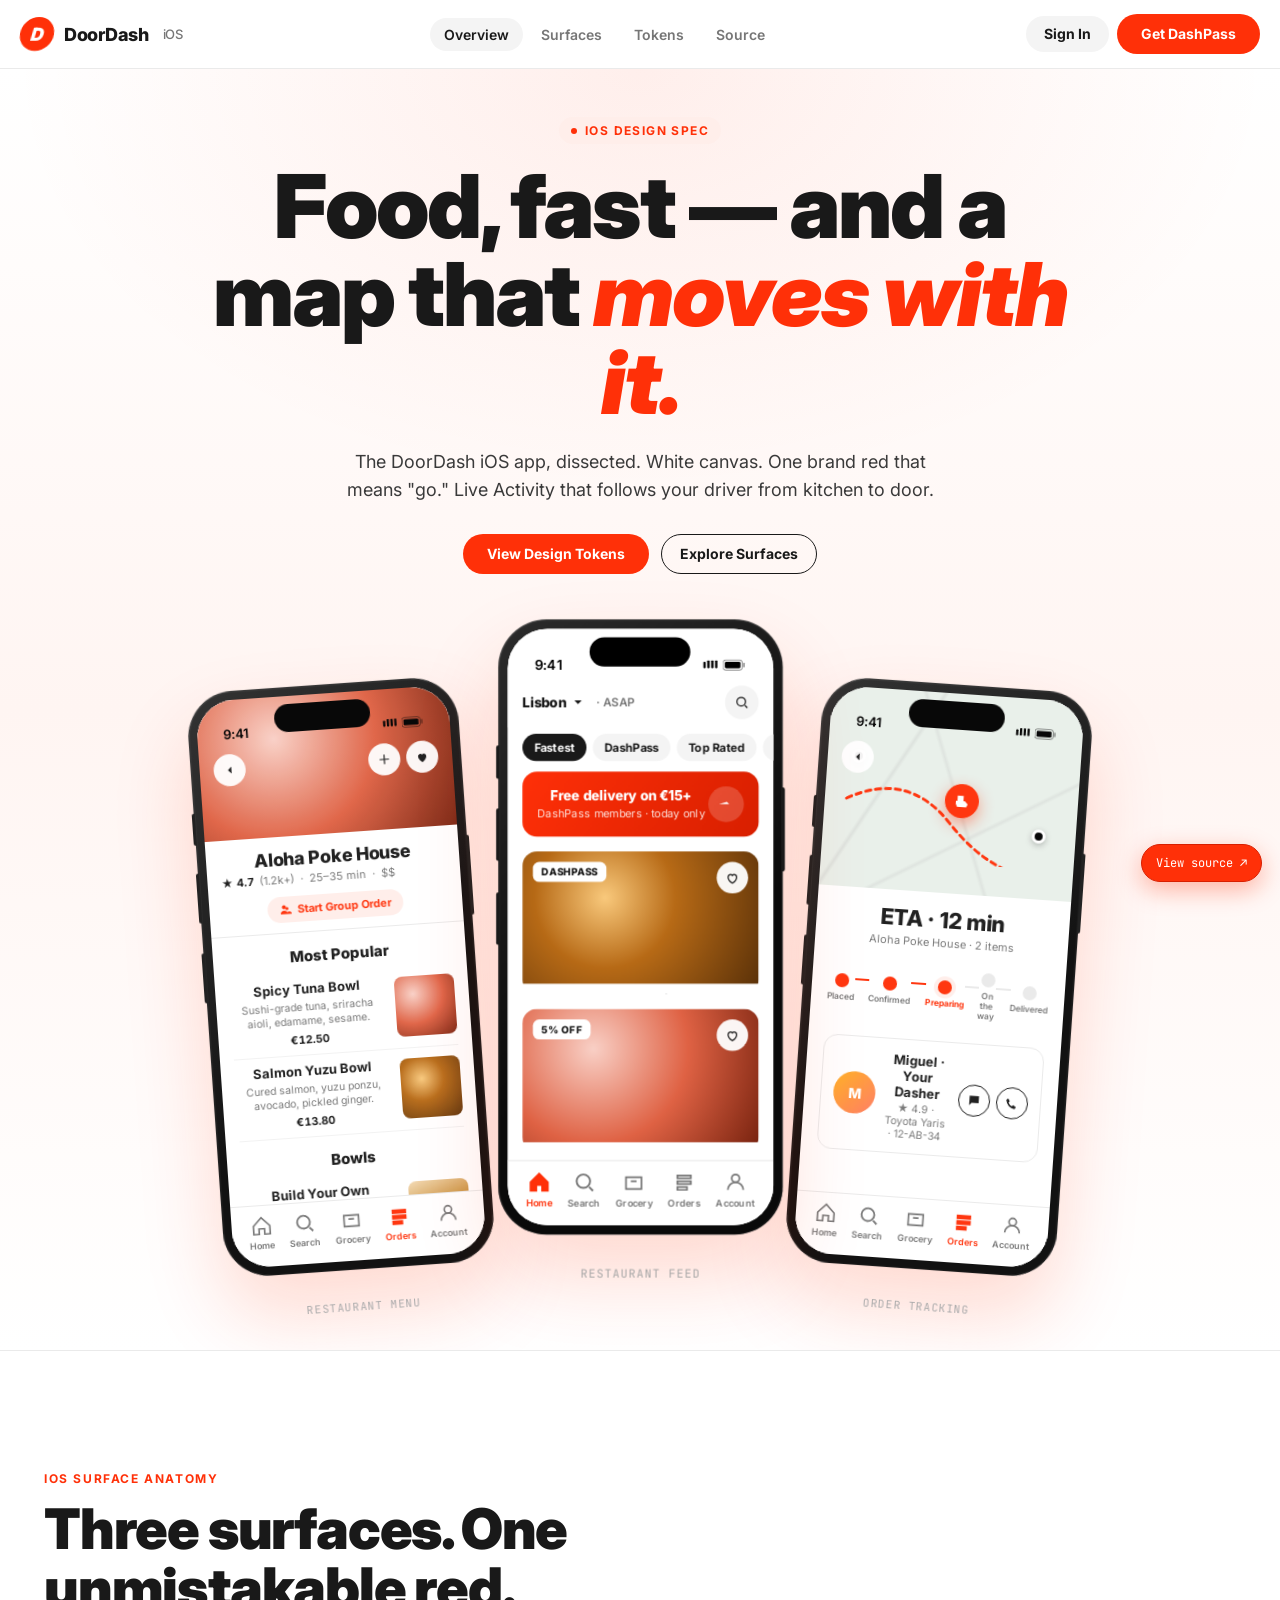
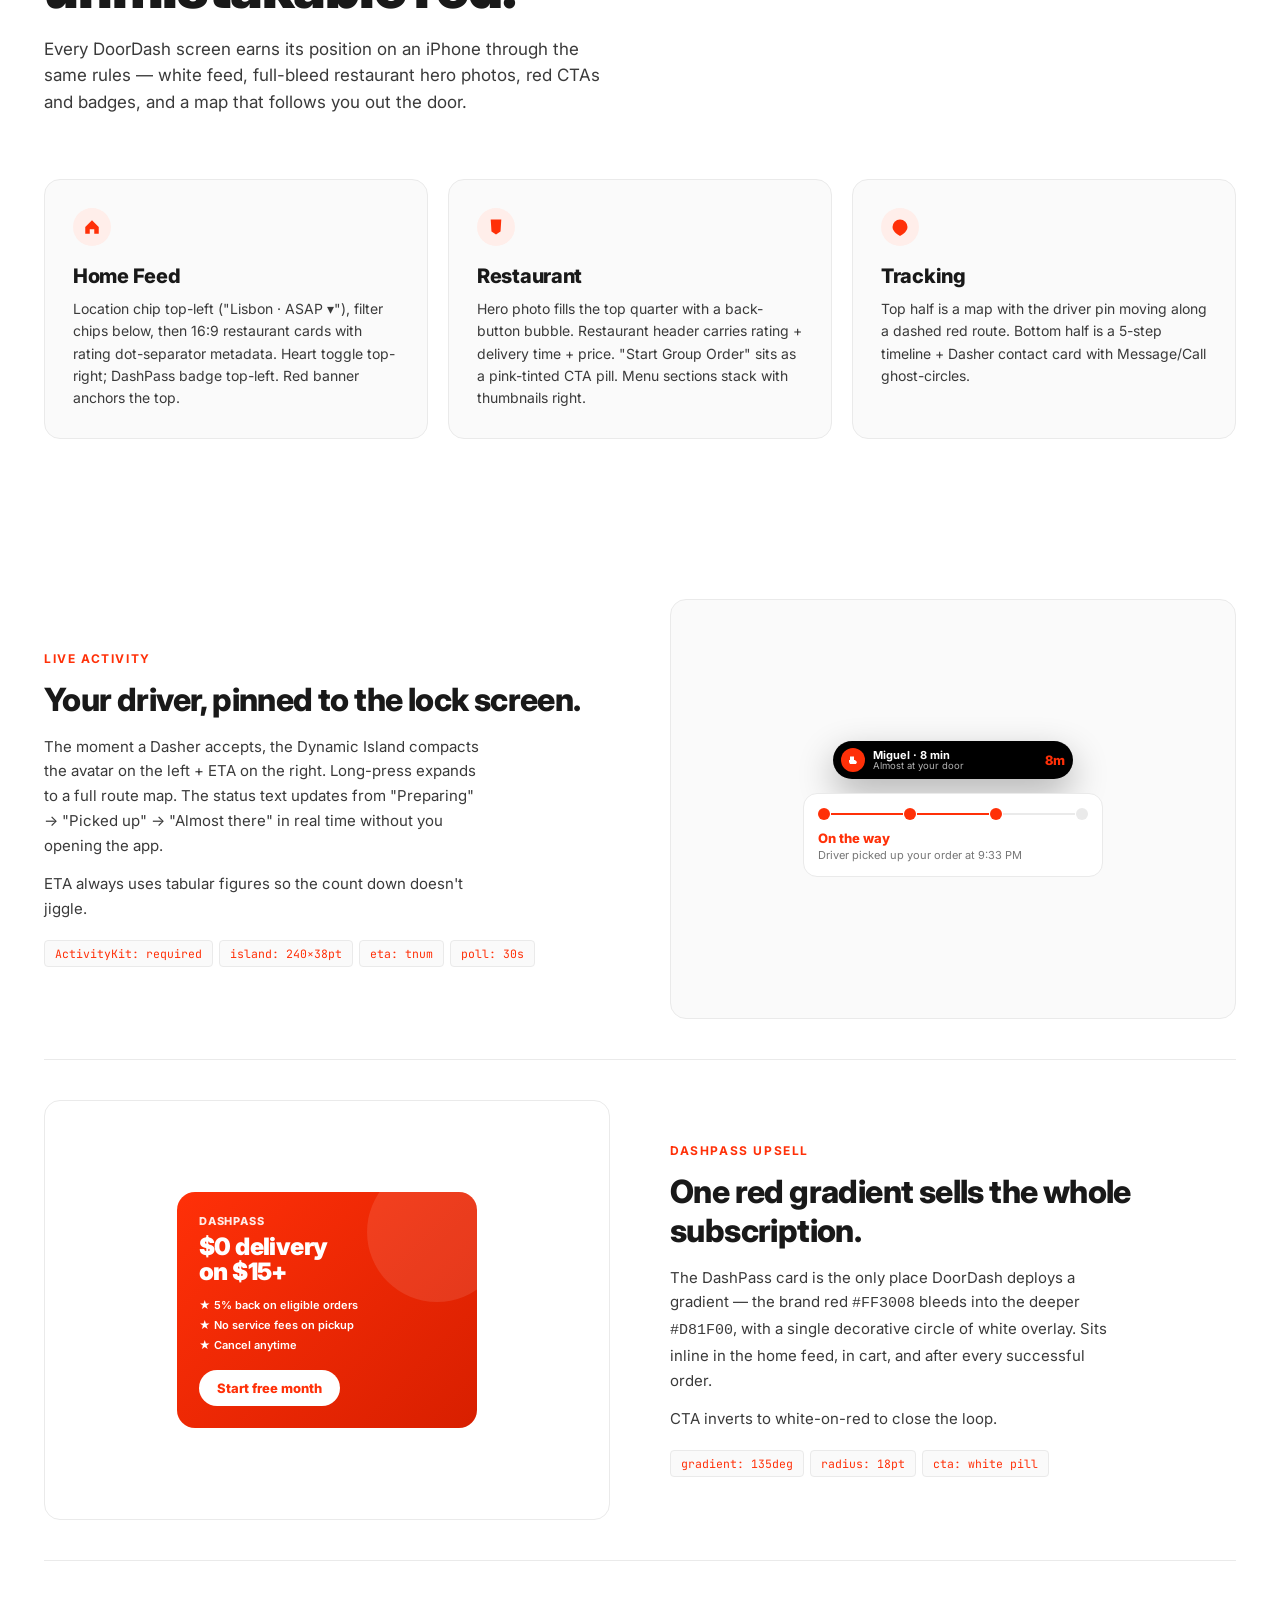
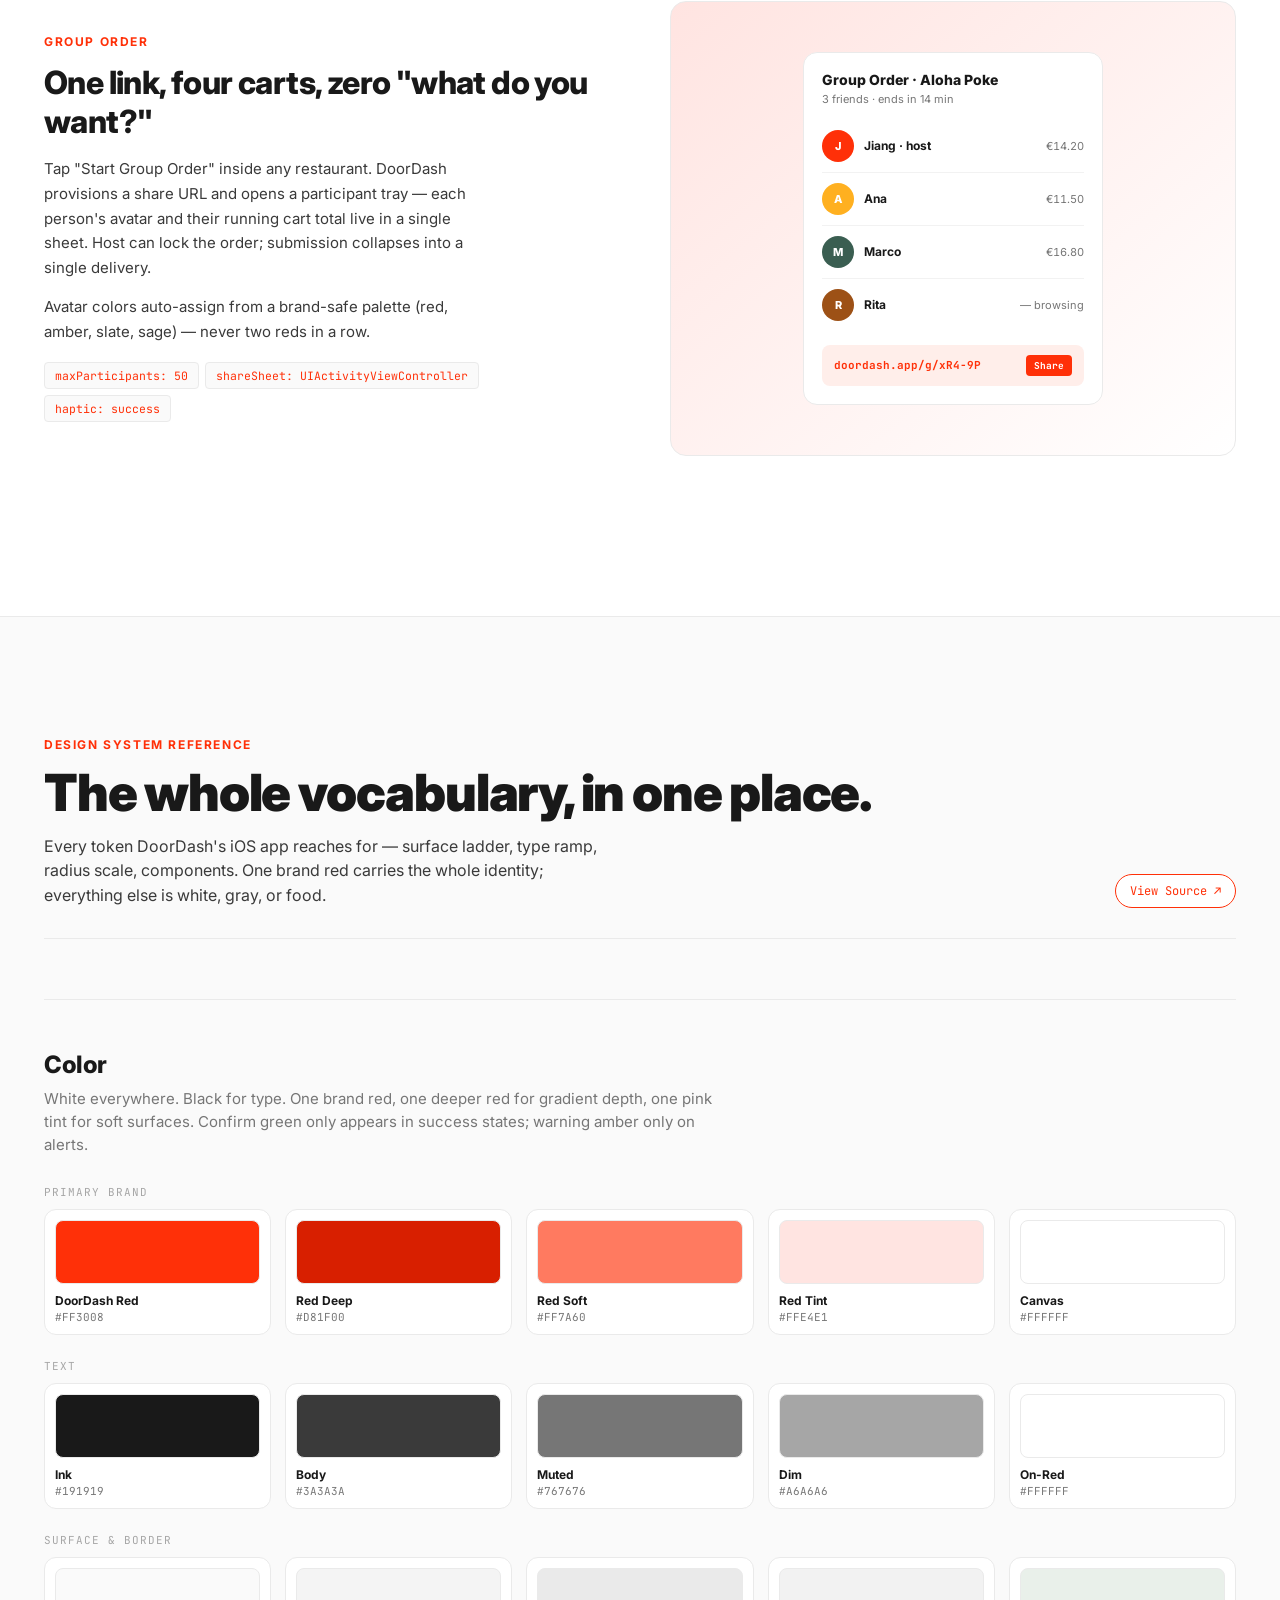
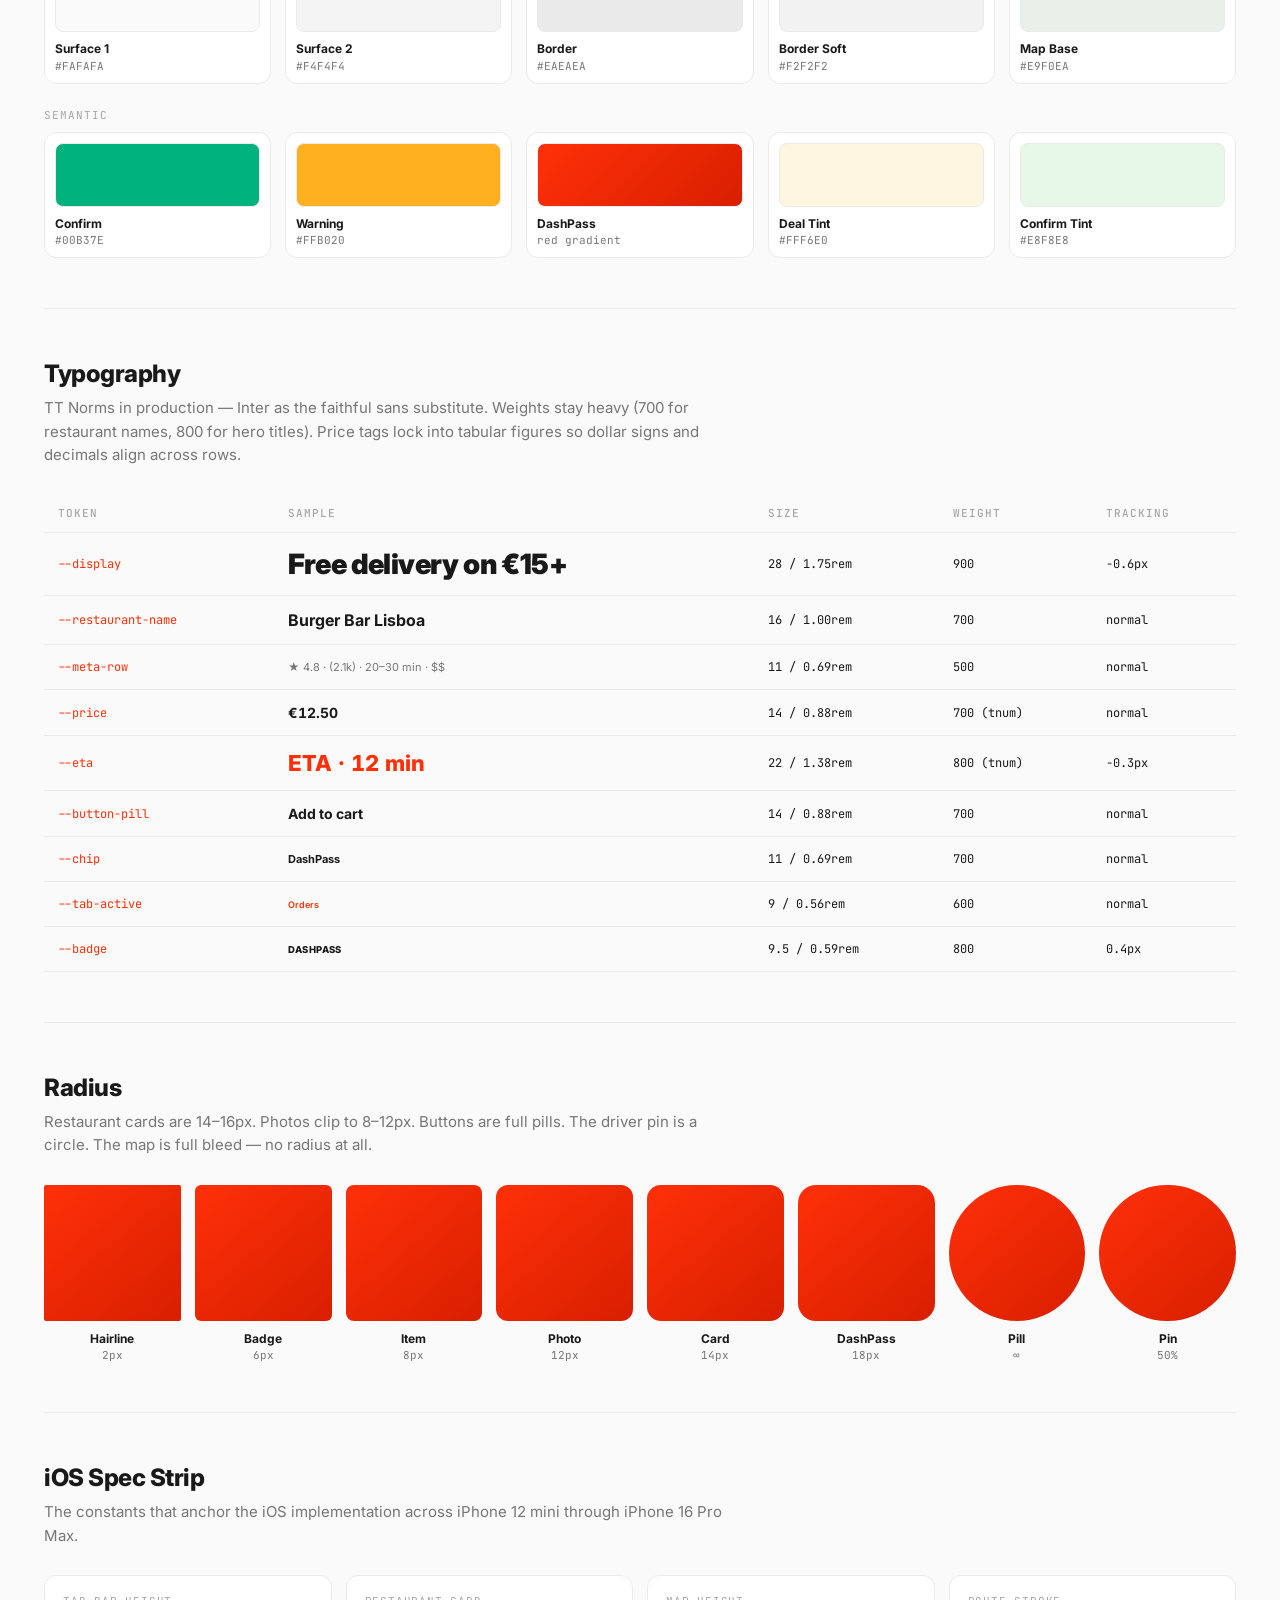
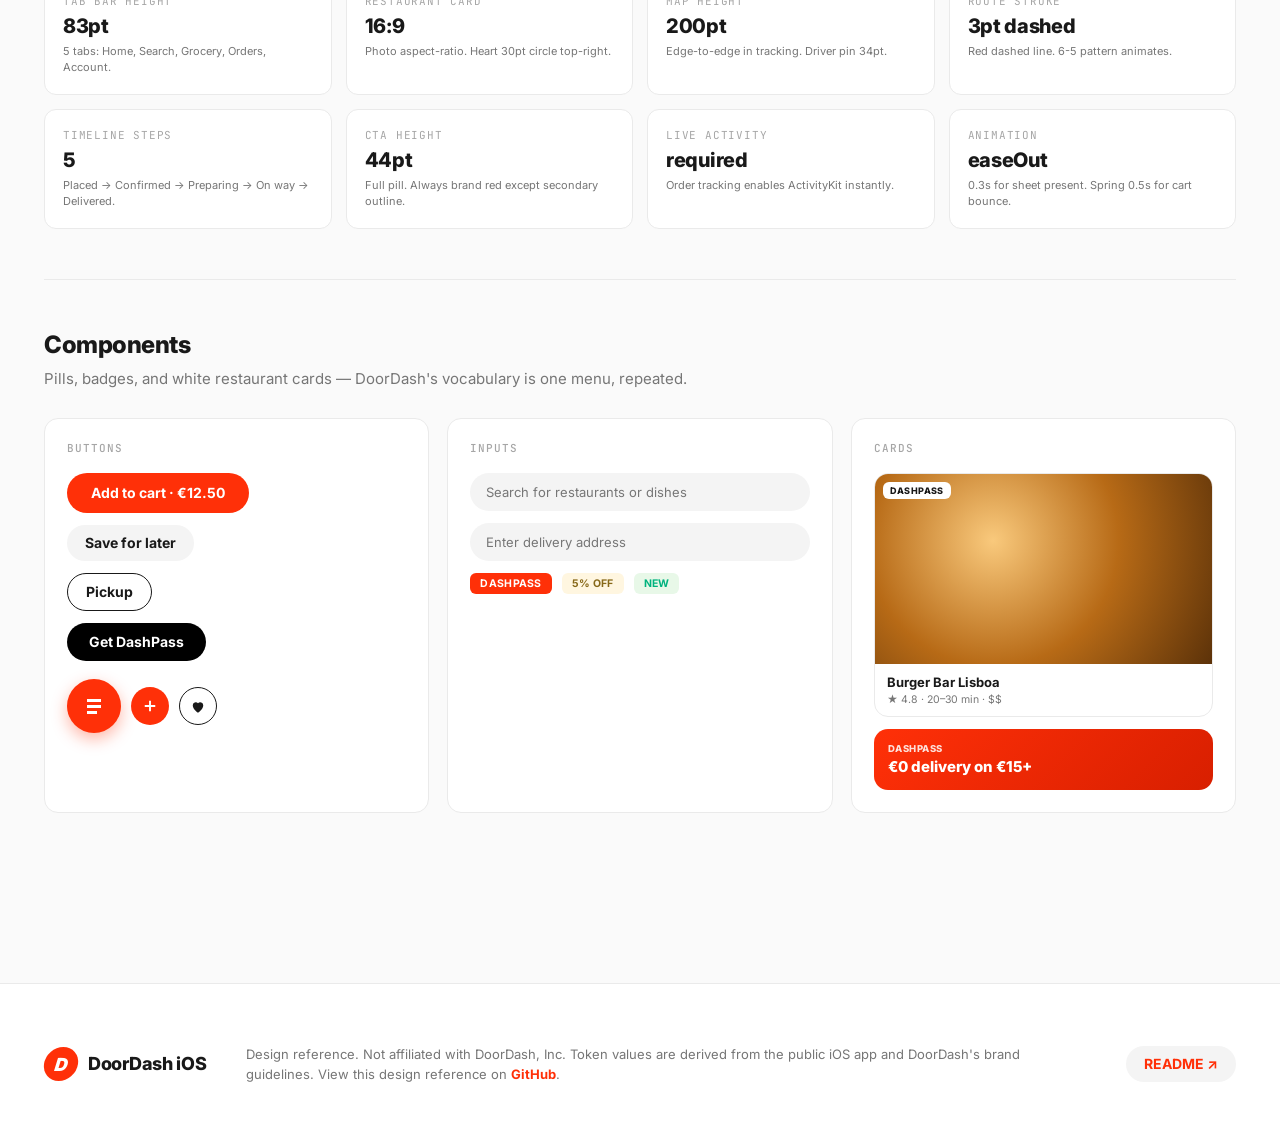
<file: skills/claude/awesome-design-html/assets/ios/design.doordash-ios.html>
<!doctype html>
<html lang="en">
<head>
<meta charset="utf-8" />
<meta name="viewport" content="width=device-width, initial-scale=1" />
<title>DoorDash — iOS design spec</title>
<meta name="description" content="DoorDash iOS app design reference. White canvas, signature brand red, restaurant feed, group orders, live driver-tracking map." />
<link rel="preconnect" href="https://fonts.googleapis.com" />
<link rel="preconnect" href="https://fonts.gstatic.com" crossorigin />
<link href="https://fonts.googleapis.com/css2?family=Inter:wght@400;500;600;700;800;900&family=JetBrains+Mono:wght@400;500&display=swap" rel="stylesheet" />
<style>
:root{
  --canvas:#fff; --surface-1:#FAFAFA; --surface-2:#F4F4F4; --surface-tint:#FFE4E1;
  --red:#FF3008; --red-deep:#D81F00; --red-soft:#FF7A60; --red-tint:#FFEEEA;
  --ink:#191919; --ink-soft:#3A3A3A; --ink-muted:#767676; --ink-dim:#A6A6A6;
  --border:#EAEAEA; --border-soft:#F2F2F2;
  --confirm:#00B37E; --warning:#FFB020; --map-bg:#E9F0EA;
  --font-ui:"Inter",-apple-system,BlinkMacSystemFont,"Helvetica Neue",helvetica,arial,sans-serif;
  --font-mono:"JetBrains Mono",ui-monospace,monospace;
  --r-min:2px; --r-sm:4px; --r-md:8px; --r-lg:12px; --r-xl:16px; --r-pill:9999px;
}
*{box-sizing:border-box;margin:0;padding:0}
html,body{background:var(--canvas);color:var(--ink);font-family:var(--font-ui);-webkit-font-smoothing:antialiased}
a{color:inherit;text-decoration:none}
button{font-family:inherit;border:0;background:none;color:inherit;cursor:pointer}
img,svg{display:block;max-width:100%}
.container{max-width:1240px;margin:0 auto;padding:0 24px}

/* ========== NAV ========== */
.nav-wrap{position:sticky;top:0;z-index:50;background:rgba(255,255,255,.92);backdrop-filter:blur(18px);border-bottom:1px solid var(--border)}
.nav{display:flex;align-items:center;justify-content:space-between;padding:14px 0}
.brand{display:flex;align-items:center;gap:10px;font-weight:800;font-size:18px;letter-spacing:-.3px}
.brand-mark{width:34px;height:34px;border-radius:50%;background:var(--red);display:grid;place-items:center;color:#fff;font-weight:900;font-style:italic;font-size:18px;font-family:var(--font-ui);transform:skewX(-8deg)}
.nav-mid{display:flex;gap:4px}
.nav-pill{padding:8px 14px;border-radius:var(--r-pill);font-size:14px;font-weight:600;color:var(--ink-muted)}
.nav-pill:hover{color:var(--ink)}
.nav-pill.active{color:var(--ink);background:var(--surface-2)}
.nav-cta{display:flex;align-items:center;gap:8px}
.btn{display:inline-flex;align-items:center;gap:6px;font-weight:700;font-size:14px;line-height:1;cursor:pointer;border:0;text-decoration:none;transition:transform .12s, background .15s, color .15s}
.btn:hover{transform:scale(1.03)}
.btn-primary{background:var(--red);color:#fff;padding:13px 24px;border-radius:var(--r-pill)}
.btn-primary:hover{background:var(--red-deep)}
.btn-pill{background:var(--surface-2);color:var(--ink);padding:11px 18px;border-radius:var(--r-pill)}
.btn-outline{background:transparent;border:1.5px solid var(--ink);color:var(--ink);padding:11px 18px;border-radius:var(--r-pill)}
.btn-light{background:#000;color:#fff;padding:12px 22px;border-radius:var(--r-pill)}

/* ========== HERO ========== */
.hero{position:relative;padding:48px 0 100px;overflow:hidden;background:linear-gradient(180deg,#fff 0%,#FFF5F2 50%,#fff 100%)}
.hero::before{content:"";position:absolute;inset:0;background:radial-gradient(900px 600px at 50% 0%,rgba(255,48,8,.08),transparent 70%);pointer-events:none}
.hero-inner{position:relative;text-align:center;max-width:920px;margin:0 auto}
.hero-eyebrow{display:inline-flex;align-items:center;gap:8px;padding:6px 12px;border-radius:var(--r-pill);background:var(--red-tint);color:var(--red);font-size:12px;font-weight:700;letter-spacing:1.4px;text-transform:uppercase;margin-bottom:18px}
.hero-eyebrow .dot{width:6px;height:6px;border-radius:50%;background:var(--red)}
.hero h1{font-size:clamp(44px,7vw,88px);line-height:1;letter-spacing:-2px;font-weight:900;margin-bottom:22px}
.hero h1 .gradient-word{color:var(--red);font-style:italic}
.hero p{font-size:18px;line-height:1.55;color:var(--ink-soft);max-width:600px;margin:0 auto 30px}
.hero-ctas{display:flex;gap:12px;justify-content:center;flex-wrap:wrap;margin-bottom:90px}
.hero-stage{position:relative;display:flex;justify-content:center;align-items:flex-end;gap:30px;perspective:1600px}

/* ========== iPHONE FRAME ========== */
.iphone{width:280px;aspect-ratio:9/19.5;background:linear-gradient(140deg,#2c2c2c,#0a0a0a 60%);border-radius:46px;padding:9px;position:relative;box-shadow:inset 0 0 0 1.5px rgba(255,255,255,.06),inset 0 -2px 0 rgba(0,0,0,.6),0 40px 80px rgba(255,48,8,.18),0 0 0 1px rgba(0,0,0,.04)}
.iphone::before{content:"";position:absolute;top:120px;left:-2px;width:3px;height:32px;background:#1a1a1a;border-radius:2px 0 0 2px}
.iphone::after{content:"";position:absolute;top:180px;left:-2px;width:3px;height:50px;background:#1a1a1a;border-radius:2px 0 0 2px;box-shadow:0 80px 0 #1a1a1a}
.iphone .right-btn{position:absolute;top:160px;right:-2px;width:3px;height:80px;background:#1a1a1a;border-radius:0 2px 2px 0}
.iphone-screen{width:100%;height:100%;border-radius:38px;overflow:hidden;position:relative;background:var(--canvas)}
.dynamic-island{position:absolute;top:8px;left:50%;transform:translateX(-50%);width:96px;height:28px;background:#000;border-radius:999px;z-index:20}
.status-bar{position:absolute;top:0;left:0;right:0;height:50px;display:flex;justify-content:space-between;align-items:center;padding:18px 26px 0;z-index:15;font-size:13px;font-weight:600;color:#000;letter-spacing:-.2px}
.status-bar.light{color:#fff}
.status-bar .sb-icons{display:flex;gap:5px;align-items:center}
.iphone-stage-center{transform:translateY(-30px) scale(1.05);z-index:3}
.iphone-stage-left{transform:rotate(-4deg) translateY(20px);z-index:2;opacity:.97}
.iphone-stage-right{transform:rotate(4deg) translateY(20px);z-index:2;opacity:.97}
.iphone-label{position:absolute;bottom:-44px;left:50%;transform:translateX(-50%);font-family:var(--font-mono);font-size:11px;color:var(--ink-dim);letter-spacing:.6px;text-transform:uppercase;white-space:nowrap}

/* ========== SCREENS ========== */
.scr{position:absolute;inset:0;font-size:11px;display:flex;flex-direction:column;background:#fff;color:var(--ink)}

/* HOME (feed) */
.dd-home-top{padding:54px 14px 8px;background:#fff;display:flex;align-items:center;justify-content:space-between}
.dd-loc-chip{font-size:13px;font-weight:800;color:var(--ink);display:flex;align-items:center;gap:4px}
.dd-loc-chip .city{}
.dd-loc-chip .when{font-weight:600;color:var(--ink-muted);font-size:11px;margin-left:6px}
.dd-loc-chip svg{width:14px;height:14px;fill:var(--ink)}
.dd-top-actions{display:flex;gap:8px}
.dd-top-actions .ic{width:32px;height:32px;border-radius:50%;background:var(--surface-2);display:grid;place-items:center}
.dd-top-actions .ic svg{width:14px;height:14px;fill:var(--ink)}
.dd-chip-row{padding:6px 14px 10px;display:flex;gap:6px;overflow:hidden}
.dd-chip{padding:6px 11px;border-radius:var(--r-pill);background:var(--surface-2);font-size:11px;font-weight:700;color:var(--ink);white-space:nowrap}
.dd-chip.active{background:var(--ink);color:#fff}
.dd-banner{margin:0 14px 14px;border-radius:14px;background:linear-gradient(120deg,var(--red),var(--red-deep));color:#fff;padding:14px;display:flex;align-items:center;justify-content:space-between}
.dd-banner .t{font-size:13px;font-weight:800;letter-spacing:-.2px;line-height:1.2}
.dd-banner .s{font-size:10.5px;color:rgba(255,255,255,.85);margin-top:3px}
.dd-banner .ic{width:34px;height:34px;border-radius:50%;background:rgba(255,255,255,.18);display:grid;place-items:center;flex-shrink:0}
.dd-banner .ic svg{width:18px;height:18px;fill:#fff}
.dd-feed{flex:1;padding:0 14px 70px;overflow:hidden;display:flex;flex-direction:column;gap:14px}
.dd-rest{border-radius:14px;overflow:hidden;background:#fff;position:relative}
.dd-rest .photo{aspect-ratio:16/9;position:relative}
.dd-rest .photo .heart{position:absolute;right:10px;top:10px;width:30px;height:30px;border-radius:50%;background:rgba(255,255,255,.95);display:grid;place-items:center}
.dd-rest .photo .heart svg{width:14px;height:14px;fill:none;stroke:var(--ink);stroke-width:2}
.dd-rest .photo .badge{position:absolute;left:10px;top:10px;background:#fff;padding:4px 8px;border-radius:6px;font-size:9.5px;font-weight:800;color:var(--ink);text-transform:uppercase;letter-spacing:.4px}
.dd-rest .meta{padding:8px 4px 0}
.dd-rest .nm{font-size:14px;font-weight:700;color:var(--ink);line-height:1.2}
.dd-rest .sub-row{font-size:10.5px;color:var(--ink-muted);margin-top:3px;display:flex;gap:5px;align-items:center}
.dd-rest .sub-row .star{color:var(--ink);font-weight:700}
.dd-rest .sub-row .dot-sep{color:var(--border)}
.dd-rest .tags{display:flex;gap:5px;margin-top:5px}
.dd-rest .tags span{font-size:9.5px;color:var(--ink-muted)}

/* photo gradients */
.fp-burger{background:radial-gradient(circle at 35% 35%,#f9c97c 0%,#b76a16 40%,#5c3209 100%)}
.fp-poke{background:radial-gradient(circle at 30% 30%,#f9d0c6 0%,#df6244 50%,#7a2410 100%)}
.fp-ramen{background:linear-gradient(160deg,#f4dab3 0%,#c4882f 50%,#5e3a0a 100%)}
.fp-pizza{background:radial-gradient(circle at 40% 35%,#f7c570 0%,#c4441a 55%,#5c1a08 100%)}

/* RESTAURANT MENU */
.dd-r-hero{height:140px;position:relative}
.dd-r-hero .back{position:absolute;top:54px;left:14px;width:32px;height:32px;border-radius:50%;background:rgba(255,255,255,.95);display:grid;place-items:center}
.dd-r-hero .back svg{width:14px;height:14px;fill:var(--ink)}
.dd-r-hero .right{position:absolute;top:54px;right:14px;display:flex;gap:6px}
.dd-r-hero .right .ic{width:32px;height:32px;border-radius:50%;background:rgba(255,255,255,.95);display:grid;place-items:center}
.dd-r-hero .right .ic svg{width:14px;height:14px;fill:var(--ink)}
.dd-r-info{padding:12px 14px 10px;border-bottom:1px solid var(--border)}
.dd-r-info .nm{font-size:18px;font-weight:800;letter-spacing:-.3px;color:var(--ink)}
.dd-r-info .row{font-size:11px;color:var(--ink-muted);margin-top:3px;display:flex;gap:6px;align-items:center}
.dd-r-info .row .star{color:var(--ink);font-weight:700}
.dd-r-info .group-pill{margin-top:10px;display:inline-flex;align-items:center;gap:6px;background:var(--red-tint);color:var(--red);padding:6px 12px;border-radius:var(--r-pill);font-size:11px;font-weight:700}
.dd-r-info .group-pill svg{width:12px;height:12px;fill:var(--red)}
.dd-r-section{padding:14px 14px 10px}
.dd-r-section .h{font-size:15px;font-weight:800;color:var(--ink);margin-bottom:8px}
.dd-r-section .item{display:flex;gap:10px;align-items:center;padding:8px 0;border-bottom:1px solid var(--border-soft)}
.dd-r-section .item .meta{flex:1;min-width:0}
.dd-r-section .item .nm{font-size:13px;font-weight:700;color:var(--ink);line-height:1.2}
.dd-r-section .item .ds{font-size:10.5px;color:var(--ink-muted);margin-top:3px;line-height:1.35;overflow:hidden;display:-webkit-box;-webkit-line-clamp:2;-webkit-box-orient:vertical}
.dd-r-section .item .pr{font-size:11px;font-weight:700;color:var(--ink);margin-top:4px;font-feature-settings:"tnum"}
.dd-r-section .item .pic{width:60px;height:60px;border-radius:8px;flex-shrink:0}

/* ORDER TRACKING */
.dd-map{height:200px;background:var(--map-bg);position:relative;overflow:hidden}
.dd-map::before{content:"";position:absolute;inset:0;background:
  linear-gradient(120deg,transparent 30%,rgba(0,0,0,.06) 31%,transparent 32%),
  linear-gradient(70deg,transparent 50%,rgba(0,0,0,.05) 51%,transparent 52%),
  linear-gradient(150deg,transparent 65%,rgba(0,0,0,.05) 66%,transparent 67%)}
.dd-map .route{position:absolute;top:60px;left:20px;width:220px;height:80px;border:none}
.dd-map svg.path{position:absolute;top:50px;left:0;width:100%;height:120px}
.dd-driver{position:absolute;top:90px;left:120px;width:34px;height:34px;border-radius:50%;background:var(--red);display:grid;place-items:center;box-shadow:0 6px 16px rgba(255,48,8,.45);z-index:5}
.dd-driver svg{width:18px;height:18px;fill:#fff}
.dd-pin{position:absolute;width:14px;height:14px;border-radius:50%;background:#000;border:3px solid #fff;box-shadow:0 2px 6px rgba(0,0,0,.25);z-index:4}
.dd-pin.start{top:62px;left:24px}
.dd-pin.end{top:130px;right:30px}
.dd-back-fab{position:absolute;top:54px;left:14px;width:32px;height:32px;border-radius:50%;background:rgba(255,255,255,.95);display:grid;place-items:center;z-index:6}
.dd-back-fab svg{width:14px;height:14px;fill:var(--ink)}
.dd-track-body{flex:1;padding:14px 16px 70px;background:#fff;overflow:hidden}
.dd-track-eta{font-size:22px;font-weight:800;letter-spacing:-.3px;color:var(--ink)}
.dd-track-sub{font-size:11px;color:var(--ink-muted);margin-top:3px}
.dd-timeline{margin-top:14px;display:flex;align-items:center;gap:0;padding:6px 0}
.dd-timeline .step{flex:1;display:flex;flex-direction:column;align-items:center;font-size:8.5px;color:var(--ink-muted);font-weight:600;text-align:center;line-height:1.2}
.dd-timeline .step .dot{width:14px;height:14px;border-radius:50%;background:var(--border);margin-bottom:4px}
.dd-timeline .step.done .dot{background:var(--red)}
.dd-timeline .step.active .dot{background:var(--red);box-shadow:0 0 0 4px var(--red-tint)}
.dd-timeline .step.active{color:var(--red);font-weight:700}
.dd-timeline .line{height:2px;background:var(--border);flex:1;margin-bottom:18px}
.dd-timeline .line.done{background:var(--red)}
.dd-driver-card{margin-top:16px;border:1px solid var(--border);border-radius:14px;padding:12px;display:flex;align-items:center;gap:10px}
.dd-driver-card .av{width:42px;height:42px;border-radius:50%;background:linear-gradient(135deg,#FFB020,#FF7A60);display:grid;place-items:center;color:#fff;font-weight:800;font-size:14px;flex-shrink:0}
.dd-driver-card .meta{flex:1}
.dd-driver-card .nm{font-size:13px;font-weight:700;color:var(--ink)}
.dd-driver-card .sub{font-size:10.5px;color:var(--ink-muted);margin-top:2px}
.dd-driver-card .actions{display:flex;gap:6px}
.dd-driver-card .actions .ic{width:32px;height:32px;border-radius:50%;border:1.5px solid var(--ink);display:grid;place-items:center}
.dd-driver-card .actions .ic svg{width:14px;height:14px;fill:var(--ink)}

/* tab bar */
.tab-bar{position:absolute;bottom:0;left:0;right:0;height:62px;background:#fff;border-top:1px solid var(--border);display:flex;justify-content:space-around;align-items:flex-start;padding:9px 10px 0;z-index:10}
.tab{display:flex;flex-direction:column;align-items:center;gap:3px;color:var(--ink-muted);font-size:9px;font-weight:600}
.tab.active{color:var(--red)}
.tab svg{width:22px;height:22px;fill:none;stroke:currentColor;stroke-width:1.8}
.tab.active svg{fill:currentColor;stroke:currentColor}

/* ========== FEATURES SECTION ========== */
.section{padding:120px 0;border-top:1px solid var(--border)}
.section-eyebrow{font-size:12px;letter-spacing:1.6px;text-transform:uppercase;font-weight:700;color:var(--red);margin-bottom:14px}
.section-head{max-width:760px;margin-bottom:64px}
.section-head h2{font-size:clamp(34px,4.5vw,56px);font-weight:900;letter-spacing:-1.2px;line-height:1.05;margin-bottom:18px}
.section-head p{font-size:17px;color:var(--ink-soft);line-height:1.55;max-width:580px}

.feature-grid{display:grid;grid-template-columns:repeat(3,1fr);gap:20px}
.feat{background:var(--surface-1);border-radius:16px;padding:28px;border:1px solid var(--border)}
.feat:hover{background:var(--red-tint)}
.feat .feat-ic{width:38px;height:38px;border-radius:50%;background:var(--red-tint);display:grid;place-items:center;margin-bottom:18px}
.feat .feat-ic svg{width:18px;height:18px;fill:var(--red)}
.feat h3{font-size:20px;font-weight:800;letter-spacing:-.3px;margin-bottom:10px}
.feat p{font-size:14px;color:var(--ink-soft);line-height:1.6}
.feat code{font-family:var(--font-mono);font-size:11.5px;background:#fff;padding:1px 6px;border-radius:3px;color:var(--red);border:1px solid var(--border)}

/* iOS-specific feature row */
.ios-feat{display:grid;grid-template-columns:1fr 1fr;gap:60px;align-items:center;padding:40px 0;border-top:1px solid var(--border)}
.ios-feat:first-child{border-top:0}
.ios-feat-text h3{font-size:32px;font-weight:800;letter-spacing:-.6px;margin-bottom:16px}
.ios-feat-text p{font-size:15px;color:var(--ink-soft);line-height:1.65;margin-bottom:14px;max-width:440px}
.ios-feat-tokens{display:flex;flex-wrap:wrap;gap:6px;margin-top:18px}
.ios-feat-tokens code{font-family:var(--font-mono);font-size:11.5px;background:var(--surface-1);padding:5px 10px;border-radius:4px;color:var(--red);border:1px solid var(--border)}
.ios-feat-visual{background:var(--surface-1);border-radius:16px;padding:50px;display:grid;place-items:center;min-height:420px;border:1px solid var(--border);position:relative;overflow:hidden}

/* Live tracking visual */
.lt-stage{width:300px;display:flex;flex-direction:column;gap:14px}
.lt-island{width:240px;height:38px;background:#000;border-radius:999px;display:flex;align-items:center;padding:0 8px;gap:8px;margin:0 auto;box-shadow:0 14px 36px rgba(0,0,0,.3)}
.lt-island .av{width:24px;height:24px;border-radius:50%;background:var(--red);display:grid;place-items:center}
.lt-island .av svg{width:12px;height:12px;fill:#fff}
.lt-island .meta{flex:1;color:#fff;font-size:10.5px;line-height:1.1}
.lt-island .meta b{font-weight:700;display:block;font-size:11px}
.lt-island .meta .sub{color:rgba(255,255,255,.7);font-size:9.5px}
.lt-island .eta{color:var(--red);font-weight:800;font-size:13px;font-feature-settings:"tnum"}
.lt-card{background:#fff;border:1px solid var(--border);border-radius:14px;padding:14px}
.lt-card .lt-row{display:flex;align-items:center;gap:0;margin-bottom:10px}
.lt-card .dot{width:12px;height:12px;border-radius:50%;background:var(--red)}
.lt-card .line{flex:1;height:2px;background:var(--red);margin:0 1px}
.lt-card .dot-future{background:var(--border)}
.lt-card .line-future{background:var(--border)}
.lt-card .lt-status{font-size:13px;font-weight:800;color:var(--red)}
.lt-card .lt-sub{font-size:11px;color:var(--ink-muted);margin-top:2px}

/* DashPass visual */
.dp-card{width:300px;background:linear-gradient(135deg,var(--red) 0%,var(--red-deep) 100%);border-radius:18px;padding:22px;color:#fff;position:relative;overflow:hidden}
.dp-card::after{content:"";position:absolute;right:-30px;top:-30px;width:140px;height:140px;border-radius:50%;background:rgba(255,255,255,.1)}
.dp-card .badge{font-size:11px;font-weight:800;letter-spacing:.8px;text-transform:uppercase;opacity:.9}
.dp-card .title{font-size:24px;font-weight:900;letter-spacing:-.6px;margin-top:6px;line-height:1.05}
.dp-card .perks{margin-top:14px;display:flex;flex-direction:column;gap:6px;font-size:11px;font-weight:600}
.dp-card .perks span{display:flex;align-items:center;gap:6px}
.dp-card .cta{margin-top:18px;background:#fff;color:var(--red);padding:10px 18px;border-radius:var(--r-pill);font-weight:800;font-size:13px;display:inline-flex}

/* Group order visual */
.go-stack{width:300px;background:#fff;border:1px solid var(--border);border-radius:14px;padding:18px}
.go-h{font-size:14px;font-weight:800;color:var(--ink);margin-bottom:4px}
.go-s{font-size:11px;color:var(--ink-muted);margin-bottom:14px}
.go-row{display:flex;align-items:center;gap:10px;padding:10px 0;border-bottom:1px solid var(--border-soft)}
.go-row .av{width:32px;height:32px;border-radius:50%;display:grid;place-items:center;color:#fff;font-weight:800;font-size:11px;flex-shrink:0}
.go-row .nm{font-size:12px;font-weight:700;color:var(--ink);flex:1}
.go-row .cart{font-size:11px;color:var(--ink-muted);font-feature-settings:"tnum"}
.go-link{margin-top:14px;background:var(--red-tint);color:var(--red);padding:10px 12px;border-radius:8px;font-family:var(--font-mono);font-size:11px;font-weight:700;display:flex;align-items:center;justify-content:space-between}

/* ========== DESIGN SYSTEM SECTION (Part B) ========== */
.ds-section{padding:120px 0;background:var(--surface-1);border-top:1px solid var(--border)}
.ds-intro{display:grid;grid-template-columns:1fr auto;gap:24px;align-items:end;margin-bottom:60px;border-bottom:1px solid var(--border);padding-bottom:30px}
.ds-intro h2{font-size:clamp(32px,4vw,52px);font-weight:900;letter-spacing:-1.2px;line-height:1.05;margin:14px 0 14px}
.ds-intro p{font-size:16px;color:var(--ink-soft);max-width:580px;line-height:1.55}
.ds-source{font-family:var(--font-mono);font-size:12px;color:var(--red);border:1px solid var(--red);padding:8px 14px;border-radius:var(--r-pill);white-space:nowrap;background:#fff}
.ds-source:hover{background:var(--red-tint)}

.ds-block{padding:50px 0;border-top:1px solid var(--border)}
.ds-block:first-of-type{border-top:0;padding-top:0}
.ds-heading{font-size:24px;font-weight:800;letter-spacing:-.5px;margin-bottom:8px}
.ds-desc{font-size:15px;color:var(--ink-muted);max-width:680px;line-height:1.55;margin-bottom:28px}
.ds-caption{font-family:var(--font-mono);font-size:11px;text-transform:uppercase;letter-spacing:1px;color:var(--ink-dim);margin:24px 0 10px}

.ds-swatches{display:grid;grid-template-columns:repeat(5,1fr);gap:14px}
.ds-sw{background:#fff;border-radius:12px;padding:10px;border:1px solid var(--border)}
.ds-sw .chip{height:64px;border-radius:8px;margin-bottom:10px;border:1px solid var(--border)}
.ds-sw .name{font-size:12px;font-weight:700;line-height:1.2}
.ds-sw .val{font-family:var(--font-mono);font-size:11px;color:var(--ink-muted);margin-top:2px}

.ds-type-table{width:100%;border-collapse:collapse;font-family:var(--font-mono);font-size:12px}
.ds-type-table th{text-align:left;padding:12px 14px;color:var(--ink-dim);font-weight:500;border-bottom:1px solid var(--border);text-transform:uppercase;letter-spacing:1px;font-size:11px}
.ds-type-table td{padding:14px;border-bottom:1px solid var(--border);vertical-align:middle}
.ds-type-table td.token{color:var(--red)}
.ds-type-table td.sample{font-family:var(--font-ui);color:var(--ink)}

.ds-radius{display:grid;grid-template-columns:repeat(8,1fr);gap:14px}
.ds-radius-cell{text-align:center}
.ds-radius-box{width:100%;aspect-ratio:1;background:linear-gradient(140deg,var(--red),var(--red-deep));margin-bottom:10px}
.ds-radius-label{font-size:12px;font-weight:700}
.ds-radius-val{font-family:var(--font-mono);font-size:11px;color:var(--ink-muted);margin-top:2px}

.ds-comp{display:grid;grid-template-columns:repeat(3,1fr);gap:18px}
.ds-card{background:#fff;border-radius:14px;padding:22px;border:1px solid var(--border)}
.ds-card h5{font-family:var(--font-mono);font-size:11px;text-transform:uppercase;letter-spacing:1px;color:var(--ink-dim);margin-bottom:18px;font-weight:500}
.ds-card-stack{display:flex;flex-direction:column;gap:12px;align-items:flex-start}
.ds-card-row{display:flex;gap:10px;align-items:center;flex-wrap:wrap}
.btn-circle{width:54px;height:54px;border-radius:50%;background:var(--red);color:#fff;display:grid;place-items:center;cursor:pointer;box-shadow:0 6px 16px rgba(255,48,8,.35)}
.btn-circle svg{width:24px;height:24px;fill:currentColor}
.btn-circle-sm{width:38px;height:38px;border-radius:50%;background:var(--red);color:#fff;display:grid;place-items:center}
.btn-circle-sm svg{width:18px;height:18px;fill:currentColor}
.btn-ghost-circle{width:38px;height:38px;border-radius:50%;border:1.5px solid var(--ink);color:var(--ink);background:#fff;display:grid;place-items:center}
.btn-ghost-circle svg{width:18px;height:18px;fill:currentColor}
.input-pill{background:var(--surface-2);border:0;border-radius:var(--r-pill);padding:11px 16px;color:var(--ink);font-family:inherit;font-size:13px;width:100%;outline:none}
.input-pill::placeholder{color:var(--ink-muted)}
.tag{font-size:10.5px;font-weight:700;padding:4px 10px;border-radius:6px;letter-spacing:.3px;text-transform:uppercase}
.tag-dp{background:var(--red);color:#fff}
.tag-new{background:#E8F8E8;color:var(--confirm)}
.tag-deal{background:#FFF6E0;color:#876818}

.token-strip{display:grid;grid-template-columns:repeat(4,1fr);gap:14px;margin-top:28px}
.token-cell{background:#fff;border-radius:12px;padding:18px;border:1px solid var(--border)}
.token-cell .tk-label{font-family:var(--font-mono);font-size:11px;color:var(--ink-dim);text-transform:uppercase;letter-spacing:.8px}
.token-cell .tk-val{font-size:20px;font-weight:800;margin-top:6px;color:var(--ink);letter-spacing:-.3px}
.token-cell .tk-note{font-size:11px;color:var(--ink-muted);margin-top:6px;line-height:1.45}

footer{padding:60px 0;border-top:1px solid var(--border);background:#fff}
.foot{display:grid;grid-template-columns:auto 1fr auto;gap:40px;align-items:center}
.foot p{font-size:13px;color:var(--ink-muted);line-height:1.55}
.foot a{color:var(--red);font-weight:700}

.float-link{position:fixed;bottom:18px;right:18px;background:var(--red);border:1px solid var(--red-deep);color:#fff;font-family:var(--font-mono);font-size:12px;padding:10px 14px;border-radius:var(--r-pill);z-index:99;box-shadow:0 8px 24px rgba(255,48,8,.35)}
.float-link:hover{background:var(--red-deep)}

@media(max-width:920px){
  .hero-stage{flex-direction:column;align-items:center;gap:60px}
  .iphone-stage-center,.iphone-stage-left,.iphone-stage-right{transform:none}
  .ios-feat{grid-template-columns:1fr;gap:30px}
  .feature-grid{grid-template-columns:1fr}
  .ds-swatches{grid-template-columns:repeat(2,1fr)}
  .ds-radius{grid-template-columns:repeat(4,1fr)}
  .ds-comp{grid-template-columns:1fr}
  .token-strip{grid-template-columns:repeat(2,1fr)}
  .foot{grid-template-columns:1fr;text-align:center}
  .nav-mid{display:none}
}
</style>
</head>
<body>

<!-- ===== NAV ===== -->
<div class="nav-wrap">
  <div class="container nav">
    <div class="brand">
      <span class="brand-mark">D</span>
      DoorDash <span style="font-weight:500;color:var(--ink-muted);font-size:13px;margin-left:4px">iOS</span>
    </div>
    <nav class="nav-mid">
      <a class="nav-pill active" href="#hero">Overview</a>
      <a class="nav-pill" href="#features">Surfaces</a>
      <a class="nav-pill" href="#design-system">Tokens</a>
      <a class="nav-pill" href="#footer">Source</a>
    </nav>
    <div class="nav-cta">
      <a class="btn btn-pill" href="#">Sign In</a>
      <a class="btn btn-primary" href="#">Get DashPass</a>
    </div>
  </div>
</div>

<!-- ===== HERO ===== -->
<section class="hero" id="hero">
  <div class="container hero-inner">
    <div class="hero-eyebrow"><span class="dot"></span>iOS Design Spec</div>
    <h1>Food, fast — and a map that <span class="gradient-word">moves with it.</span></h1>
    <p>The DoorDash iOS app, dissected. White canvas. One brand red that means "go." Live Activity that follows your driver from kitchen to door.</p>
    <div class="hero-ctas">
      <a class="btn btn-primary" href="#design-system">View Design Tokens</a>
      <a class="btn btn-outline" href="#features">Explore Surfaces</a>
    </div>

    <div class="hero-stage">

      <!-- RESTAURANT MENU -->
      <div class="iphone iphone-stage-left">
        <span class="right-btn"></span>
        <div class="iphone-screen">
          <div class="dynamic-island"></div>
          <div class="status-bar">
            <span>9:41</span>
            <div class="sb-icons">
              <svg width="14" height="9" viewBox="0 0 18 12" fill="#000"><rect x="0" y="2" width="3" height="8" rx="1"/><rect x="5" y="0" width="3" height="10" rx="1"/><rect x="10" y="0" width="3" height="10" rx="1"/><rect x="15" y="0" width="3" height="10" rx="1"/></svg>
              <svg width="22" height="11" viewBox="0 0 25 12" fill="none"><rect x="0" y="0.5" width="21" height="11" rx="3" stroke="#000" stroke-opacity="0.5"/><rect x="2" y="2.5" width="17" height="7" rx="1.5" fill="#000"/><rect x="22" y="3.5" width="1.5" height="5" rx="0.5" fill="#000" fill-opacity="0.5"/></svg>
            </div>
          </div>
          <div class="scr">
            <div class="dd-r-hero fp-poke">
              <div class="back"><svg viewBox="0 0 24 24"><path d="M15 6l-6 6 6 6V6z"/></svg></div>
              <div class="right">
                <div class="ic"><svg viewBox="0 0 24 24"><path d="M4 12h16M12 4v16" stroke="currentColor" stroke-width="2" fill="none"/></svg></div>
                <div class="ic"><svg viewBox="0 0 24 24"><path d="M12 21s-7-4.35-7-10a4 4 0 017-2.65A4 4 0 0119 11c0 5.65-7 10-7 10z"/></svg></div>
              </div>
            </div>
            <div class="dd-r-info">
              <div class="nm">Aloha Poke House</div>
              <div class="row"><span class="star">★ 4.7</span><span>(1.2k+)</span><span>·</span><span>25–35 min</span><span>·</span><span>$$</span></div>
              <div class="group-pill"><svg viewBox="0 0 24 24"><path d="M9 11a4 4 0 100-8 4 4 0 000 8zm6 2a3 3 0 100-6 3 3 0 000 6zM2 21a7 7 0 0114 0M14 21a5 5 0 0110 0"/></svg>Start Group Order</div>
            </div>
            <div class="dd-r-section" style="overflow:hidden;flex:1;padding-bottom:70px">
              <div class="h">Most Popular</div>
              <div class="item">
                <div class="meta">
                  <div class="nm">Spicy Tuna Bowl</div>
                  <div class="ds">Sushi-grade tuna, sriracha aioli, edamame, sesame.</div>
                  <div class="pr">€12.50</div>
                </div>
                <div class="pic fp-poke"></div>
              </div>
              <div class="item">
                <div class="meta">
                  <div class="nm">Salmon Yuzu Bowl</div>
                  <div class="ds">Cured salmon, yuzu ponzu, avocado, pickled ginger.</div>
                  <div class="pr">€13.80</div>
                </div>
                <div class="pic fp-burger"></div>
              </div>
              <div class="h" style="margin-top:14px">Bowls</div>
              <div class="item">
                <div class="meta">
                  <div class="nm">Build Your Own</div>
                  <div class="ds">Choose base, protein, mix-ins, and sauce.</div>
                  <div class="pr">From €11.00</div>
                </div>
                <div class="pic fp-ramen"></div>
              </div>
            </div>
            <div class="tab-bar">
              <div class="tab"><svg viewBox="0 0 24 24"><path d="M3 12L12 3l9 9v9h-6v-6h-6v6H3z"/></svg>Home</div>
              <div class="tab"><svg viewBox="0 0 24 24"><circle cx="11" cy="11" r="7" stroke="currentColor" stroke-width="2" fill="none"/><path d="M21 21l-4-4" stroke="currentColor" stroke-width="2"/></svg>Search</div>
              <div class="tab"><svg viewBox="0 0 24 24"><path d="M4 7h16v12H4zm5 4h6"/></svg>Grocery</div>
              <div class="tab active"><svg viewBox="0 0 24 24" fill="currentColor"><path d="M5 5h14v3H5zm0 6h14v3H5zm0 6h10v3H5z"/></svg>Orders</div>
              <div class="tab"><svg viewBox="0 0 24 24"><circle cx="12" cy="8" r="4"/><path d="M4 20a8 8 0 0116 0"/></svg>Account</div>
            </div>
          </div>
        </div>
        <div class="iphone-label">Restaurant Menu</div>
      </div>

      <!-- HOME FEED (center) -->
      <div class="iphone iphone-stage-center">
        <span class="right-btn"></span>
        <div class="iphone-screen">
          <div class="dynamic-island"></div>
          <div class="status-bar">
            <span>9:41</span>
            <div class="sb-icons">
              <svg width="14" height="9" viewBox="0 0 18 12" fill="#000"><rect x="0" y="2" width="3" height="8" rx="1"/><rect x="5" y="0" width="3" height="10" rx="1"/><rect x="10" y="0" width="3" height="10" rx="1"/><rect x="15" y="0" width="3" height="10" rx="1"/></svg>
              <svg width="22" height="11" viewBox="0 0 25 12" fill="none"><rect x="0" y="0.5" width="21" height="11" rx="3" stroke="#000" stroke-opacity="0.5"/><rect x="2" y="2.5" width="17" height="7" rx="1.5" fill="#000"/><rect x="22" y="3.5" width="1.5" height="5" rx="0.5" fill="#000" fill-opacity="0.5"/></svg>
            </div>
          </div>
          <div class="scr">
            <div class="dd-home-top">
              <div class="dd-loc-chip">
                <span class="city">Lisbon</span><svg viewBox="0 0 24 24"><path d="M6 9l6 6 6-6"/></svg>
                <span class="when">· ASAP</span>
              </div>
              <div class="dd-top-actions">
                <div class="ic"><svg viewBox="0 0 24 24"><circle cx="11" cy="11" r="7" stroke="currentColor" stroke-width="2" fill="none"/><path d="M21 21l-4-4" stroke="currentColor" stroke-width="2"/></svg></div>
              </div>
            </div>
            <div class="dd-chip-row">
              <span class="dd-chip active">Fastest</span>
              <span class="dd-chip">DashPass</span>
              <span class="dd-chip">Top Rated</span>
              <span class="dd-chip">Under €15</span>
              <span class="dd-chip">Pickup</span>
            </div>
            <div class="dd-banner">
              <div>
                <div class="t">Free delivery on €15+</div>
                <div class="s">DashPass members · today only</div>
              </div>
              <div class="ic"><svg viewBox="0 0 24 24"><path d="M3 12h13l-3-3m3 3l-3 3"/></svg></div>
            </div>
            <div class="dd-feed">
              <div class="dd-rest">
                <div class="photo fp-burger">
                  <div class="badge">DashPass</div>
                  <div class="heart"><svg viewBox="0 0 24 24"><path d="M12 21s-7-4.35-7-10a4 4 0 017-2.65A4 4 0 0119 11c0 5.65-7 10-7 10z"/></svg></div>
                </div>
                <div class="meta">
                  <div class="nm">Burger Bar Lisboa</div>
                  <div class="sub-row"><span class="star">★ 4.8</span><span class="dot-sep">·</span><span>(2.1k)</span><span class="dot-sep">·</span><span>20–30 min</span><span class="dot-sep">·</span><span>$$</span></div>
                  <div class="tags"><span>Burgers</span><span>·</span><span>American</span></div>
                </div>
              </div>
              <div class="dd-rest">
                <div class="photo fp-poke">
                  <div class="badge">5% off</div>
                  <div class="heart"><svg viewBox="0 0 24 24"><path d="M12 21s-7-4.35-7-10a4 4 0 017-2.65A4 4 0 0119 11c0 5.65-7 10-7 10z"/></svg></div>
                </div>
                <div class="meta">
                  <div class="nm">Aloha Poke House</div>
                  <div class="sub-row"><span class="star">★ 4.7</span><span class="dot-sep">·</span><span>(1.2k)</span><span class="dot-sep">·</span><span>25–35 min</span><span class="dot-sep">·</span><span>$$</span></div>
                  <div class="tags"><span>Poke</span><span>·</span><span>Hawaiian</span></div>
                </div>
              </div>
            </div>
            <div class="tab-bar">
              <div class="tab active"><svg viewBox="0 0 24 24" fill="currentColor"><path d="M3 12L12 3l9 9v9h-6v-6h-6v6H3z"/></svg>Home</div>
              <div class="tab"><svg viewBox="0 0 24 24"><circle cx="11" cy="11" r="7" stroke="currentColor" stroke-width="2" fill="none"/><path d="M21 21l-4-4" stroke="currentColor" stroke-width="2"/></svg>Search</div>
              <div class="tab"><svg viewBox="0 0 24 24"><path d="M4 7h16v12H4zm5 4h6"/></svg>Grocery</div>
              <div class="tab"><svg viewBox="0 0 24 24"><path d="M5 5h14v3H5zm0 6h14v3H5zm0 6h10v3H5z"/></svg>Orders</div>
              <div class="tab"><svg viewBox="0 0 24 24"><circle cx="12" cy="8" r="4"/><path d="M4 20a8 8 0 0116 0"/></svg>Account</div>
            </div>
          </div>
        </div>
        <div class="iphone-label">Restaurant Feed</div>
      </div>

      <!-- ORDER TRACKING -->
      <div class="iphone iphone-stage-right">
        <span class="right-btn"></span>
        <div class="iphone-screen">
          <div class="dynamic-island"></div>
          <div class="status-bar">
            <span>9:41</span>
            <div class="sb-icons">
              <svg width="14" height="9" viewBox="0 0 18 12" fill="#000"><rect x="0" y="2" width="3" height="8" rx="1"/><rect x="5" y="0" width="3" height="10" rx="1"/><rect x="10" y="0" width="3" height="10" rx="1"/><rect x="15" y="0" width="3" height="10" rx="1"/></svg>
              <svg width="22" height="11" viewBox="0 0 25 12" fill="none"><rect x="0" y="0.5" width="21" height="11" rx="3" stroke="#000" stroke-opacity="0.5"/><rect x="2" y="2.5" width="17" height="7" rx="1.5" fill="#000"/><rect x="22" y="3.5" width="1.5" height="5" rx="0.5" fill="#000" fill-opacity="0.5"/></svg>
            </div>
          </div>
          <div class="scr">
            <div class="dd-map" style="margin-top:0;padding-top:0">
              <svg class="path" viewBox="0 0 280 120" preserveAspectRatio="none">
                <path d="M24 62 Q 90 30 140 80 T 250 130" stroke="#FF3008" stroke-width="3" stroke-dasharray="6 5" fill="none" stroke-linecap="round"/>
              </svg>
              <div class="dd-pin start"></div>
              <div class="dd-pin end"></div>
              <div class="dd-driver"><svg viewBox="0 0 24 24"><path d="M4 12h12l4 4-2 4H6l-2-4V12zm2-7l8 0v7H6zm0 0L4 12"/></svg></div>
              <div class="dd-back-fab"><svg viewBox="0 0 24 24"><path d="M15 6l-6 6 6 6V6z"/></svg></div>
            </div>
            <div class="dd-track-body">
              <div class="dd-track-eta">ETA · 12 min</div>
              <div class="dd-track-sub">Aloha Poke House · 2 items</div>
              <div class="dd-timeline">
                <div class="step done"><div class="dot"></div>Placed</div>
                <div class="line done"></div>
                <div class="step done"><div class="dot"></div>Confirmed</div>
                <div class="line done"></div>
                <div class="step active"><div class="dot"></div>Preparing</div>
                <div class="line"></div>
                <div class="step"><div class="dot"></div>On the way</div>
                <div class="line"></div>
                <div class="step"><div class="dot"></div>Delivered</div>
              </div>
              <div class="dd-driver-card">
                <div class="av">M</div>
                <div class="meta">
                  <div class="nm">Miguel · Your Dasher</div>
                  <div class="sub">★ 4.9 · Toyota Yaris · 12-AB-34</div>
                </div>
                <div class="actions">
                  <div class="ic"><svg viewBox="0 0 24 24"><path d="M4 4h16v12H8l-4 4z"/></svg></div>
                  <div class="ic"><svg viewBox="0 0 24 24"><path d="M5 4l3 5-2 2a12 12 0 006 6l2-2 5 3-2 4a18 18 0 01-15-15l3-3z"/></svg></div>
                </div>
              </div>
            </div>
            <div class="tab-bar">
              <div class="tab"><svg viewBox="0 0 24 24"><path d="M3 12L12 3l9 9v9h-6v-6h-6v6H3z"/></svg>Home</div>
              <div class="tab"><svg viewBox="0 0 24 24"><circle cx="11" cy="11" r="7" stroke="currentColor" stroke-width="2" fill="none"/><path d="M21 21l-4-4" stroke="currentColor" stroke-width="2"/></svg>Search</div>
              <div class="tab"><svg viewBox="0 0 24 24"><path d="M4 7h16v12H4zm5 4h6"/></svg>Grocery</div>
              <div class="tab active"><svg viewBox="0 0 24 24" fill="currentColor"><path d="M5 5h14v3H5zm0 6h14v3H5zm0 6h10v3H5z"/></svg>Orders</div>
              <div class="tab"><svg viewBox="0 0 24 24"><circle cx="12" cy="8" r="4"/><path d="M4 20a8 8 0 0116 0"/></svg>Account</div>
            </div>
          </div>
        </div>
        <div class="iphone-label">Order Tracking</div>
      </div>

    </div>
  </div>
</section>

<!-- ===== FEATURES ===== -->
<section class="section" id="features">
  <div class="container">
    <div class="section-head">
      <div class="section-eyebrow">iOS Surface Anatomy</div>
      <h2>Three surfaces. One unmistakable red.</h2>
      <p>Every DoorDash screen earns its position on an iPhone through the same rules — white feed, full-bleed restaurant hero photos, red CTAs and badges, and a map that follows you out the door.</p>
    </div>

    <div class="feature-grid">
      <div class="feat">
        <div class="feat-ic"><svg viewBox="0 0 24 24"><path d="M3 12L12 3l9 9v9h-6v-6h-6v6H3z"/></svg></div>
        <h3>Home Feed</h3>
        <p>Location chip top-left ("Lisbon · ASAP ▾"), filter chips below, then 16:9 restaurant cards with rating dot-separator metadata. Heart toggle top-right; DashPass badge top-left. Red banner anchors the top.</p>
      </div>
      <div class="feat">
        <div class="feat-ic"><svg viewBox="0 0 24 24"><path d="M5 2h14l-1 16-6 4-6-4z"/></svg></div>
        <h3>Restaurant</h3>
        <p>Hero photo fills the top quarter with a back-button bubble. Restaurant header carries rating + delivery time + price. "Start Group Order" sits as a pink-tinted CTA pill. Menu sections stack with thumbnails right.</p>
      </div>
      <div class="feat">
        <div class="feat-ic"><svg viewBox="0 0 24 24"><circle cx="12" cy="12" r="3"/><path d="M12 2a10 10 0 0110 10c0 7-10 12-10 12S2 19 2 12A10 10 0 0112 2z"/></svg></div>
        <h3>Tracking</h3>
        <p>Top half is a map with the driver pin moving along a dashed red route. Bottom half is a 5-step timeline + Dasher contact card with Message/Call ghost-circles.</p>
      </div>
    </div>

    <div style="margin-top:120px">

      <div class="ios-feat">
        <div class="ios-feat-text">
          <div class="section-eyebrow">Live Activity</div>
          <h3>Your driver, pinned to the lock screen.</h3>
          <p>The moment a Dasher accepts, the Dynamic Island compacts the avatar on the left + ETA on the right. Long-press expands to a full route map. The status text updates from "Preparing" → "Picked up" → "Almost there" in real time without you opening the app.</p>
          <p>ETA always uses tabular figures so the count down doesn't jiggle.</p>
          <div class="ios-feat-tokens">
            <code>ActivityKit: required</code>
            <code>island: 240×38pt</code>
            <code>eta: tnum</code>
            <code>poll: 30s</code>
          </div>
        </div>
        <div class="ios-feat-visual">
          <div class="lt-stage">
            <div class="lt-island">
              <div class="av"><svg viewBox="0 0 24 24"><path d="M4 12h12l4 4-2 4H6l-2-4V12zm2-7l8 0v7H6z"/></svg></div>
              <div class="meta"><b>Miguel · 8 min</b><div class="sub">Almost at your door</div></div>
              <div class="eta">8m</div>
            </div>
            <div class="lt-card">
              <div class="lt-row">
                <span class="dot"></span><span class="line"></span>
                <span class="dot"></span><span class="line"></span>
                <span class="dot"></span><span class="line line-future"></span>
                <span class="dot dot-future"></span>
              </div>
              <div class="lt-status">On the way</div>
              <div class="lt-sub">Driver picked up your order at 9:33 PM</div>
            </div>
          </div>
        </div>
      </div>

      <div class="ios-feat">
        <div class="ios-feat-visual" style="background:#fff">
          <div class="dp-card">
            <div class="badge">DashPass</div>
            <div class="title">$0 delivery<br/>on $15+</div>
            <div class="perks">
              <span>★ 5% back on eligible orders</span>
              <span>★ No service fees on pickup</span>
              <span>★ Cancel anytime</span>
            </div>
            <div class="cta">Start free month</div>
          </div>
        </div>
        <div class="ios-feat-text">
          <div class="section-eyebrow">DashPass Upsell</div>
          <h3>One red gradient sells the whole subscription.</h3>
          <p>The DashPass card is the only place DoorDash deploys a gradient — the brand red <code>#FF3008</code> bleeds into the deeper <code>#D81F00</code>, with a single decorative circle of white overlay. Sits inline in the home feed, in cart, and after every successful order.</p>
          <p>CTA inverts to white-on-red to close the loop.</p>
          <div class="ios-feat-tokens">
            <code>gradient: 135deg</code>
            <code>radius: 18pt</code>
            <code>cta: white pill</code>
          </div>
        </div>
      </div>

      <div class="ios-feat">
        <div class="ios-feat-text">
          <div class="section-eyebrow">Group Order</div>
          <h3>One link, four carts, zero "what do you want?"</h3>
          <p>Tap "Start Group Order" inside any restaurant. DoorDash provisions a share URL and opens a participant tray — each person's avatar and their running cart total live in a single sheet. Host can lock the order; submission collapses into a single delivery.</p>
          <p>Avatar colors auto-assign from a brand-safe palette (red, amber, slate, sage) — never two reds in a row.</p>
          <div class="ios-feat-tokens">
            <code>maxParticipants: 50</code>
            <code>shareSheet: UIActivityViewController</code>
            <code>haptic: success</code>
          </div>
        </div>
        <div class="ios-feat-visual" style="background:linear-gradient(140deg,#FFE4E1,#fff)">
          <div class="go-stack">
            <div class="go-h">Group Order · Aloha Poke</div>
            <div class="go-s">3 friends · ends in 14 min</div>
            <div class="go-row"><div class="av" style="background:#FF3008">J</div><div class="nm">Jiang · host</div><div class="cart">€14.20</div></div>
            <div class="go-row"><div class="av" style="background:#FFB020">A</div><div class="nm">Ana</div><div class="cart">€11.50</div></div>
            <div class="go-row"><div class="av" style="background:#3a5e51">M</div><div class="nm">Marco</div><div class="cart">€16.80</div></div>
            <div class="go-row" style="border-bottom:0"><div class="av" style="background:#9D5116">R</div><div class="nm">Rita</div><div class="cart">— browsing</div></div>
            <div class="go-link">
              <span>doordash.app/g/xR4-9P</span>
              <span style="background:var(--red);color:#fff;padding:4px 8px;border-radius:4px;font-size:9.5px">Share</span>
            </div>
          </div>
        </div>
      </div>

    </div>
  </div>
</section>

<!-- ===== DESIGN SYSTEM (Part B) ===== -->
<section class="ds-section" id="design-system">
  <div class="container">

    <div class="ds-intro">
      <div>
        <div class="section-eyebrow">Design System Reference</div>
        <h2>The whole vocabulary, in one place.</h2>
        <p>Every token DoorDash's iOS app reaches for — surface ladder, type ramp, radius scale, components. One brand red carries the whole identity; everything else is white, gray, or food.</p>
      </div>
      <a class="ds-source" href="https://github.com/yzfly/awesome-design-html/blob/main/assets/ios/design.doordash-ios.html" target="_blank" rel="noopener">View Source ↗</a>
    </div>

    <!-- COLORS -->
    <div class="ds-block">
      <h3 class="ds-heading">Color</h3>
      <p class="ds-desc">White everywhere. Black for type. One brand red, one deeper red for gradient depth, one pink tint for soft surfaces. Confirm green only appears in success states; warning amber only on alerts.</p>

      <div class="ds-caption">Primary Brand</div>
      <div class="ds-swatches">
        <div class="ds-sw"><div class="chip" style="background:#FF3008"></div><div class="name">DoorDash Red</div><div class="val">#FF3008</div></div>
        <div class="ds-sw"><div class="chip" style="background:#D81F00"></div><div class="name">Red Deep</div><div class="val">#D81F00</div></div>
        <div class="ds-sw"><div class="chip" style="background:#FF7A60"></div><div class="name">Red Soft</div><div class="val">#FF7A60</div></div>
        <div class="ds-sw"><div class="chip" style="background:#FFE4E1"></div><div class="name">Red Tint</div><div class="val">#FFE4E1</div></div>
        <div class="ds-sw"><div class="chip" style="background:#FFFFFF;border:1px solid #EAEAEA"></div><div class="name">Canvas</div><div class="val">#FFFFFF</div></div>
      </div>

      <div class="ds-caption">Text</div>
      <div class="ds-swatches">
        <div class="ds-sw"><div class="chip" style="background:#191919"></div><div class="name">Ink</div><div class="val">#191919</div></div>
        <div class="ds-sw"><div class="chip" style="background:#3A3A3A"></div><div class="name">Body</div><div class="val">#3A3A3A</div></div>
        <div class="ds-sw"><div class="chip" style="background:#767676"></div><div class="name">Muted</div><div class="val">#767676</div></div>
        <div class="ds-sw"><div class="chip" style="background:#A6A6A6"></div><div class="name">Dim</div><div class="val">#A6A6A6</div></div>
        <div class="ds-sw"><div class="chip" style="background:#FFFFFF;border:1px solid #EAEAEA"></div><div class="name">On-Red</div><div class="val">#FFFFFF</div></div>
      </div>

      <div class="ds-caption">Surface &amp; Border</div>
      <div class="ds-swatches">
        <div class="ds-sw"><div class="chip" style="background:#FAFAFA"></div><div class="name">Surface 1</div><div class="val">#FAFAFA</div></div>
        <div class="ds-sw"><div class="chip" style="background:#F4F4F4"></div><div class="name">Surface 2</div><div class="val">#F4F4F4</div></div>
        <div class="ds-sw"><div class="chip" style="background:#EAEAEA"></div><div class="name">Border</div><div class="val">#EAEAEA</div></div>
        <div class="ds-sw"><div class="chip" style="background:#F2F2F2"></div><div class="name">Border Soft</div><div class="val">#F2F2F2</div></div>
        <div class="ds-sw"><div class="chip" style="background:#E9F0EA"></div><div class="name">Map Base</div><div class="val">#E9F0EA</div></div>
      </div>

      <div class="ds-caption">Semantic</div>
      <div class="ds-swatches">
        <div class="ds-sw"><div class="chip" style="background:#00B37E"></div><div class="name">Confirm</div><div class="val">#00B37E</div></div>
        <div class="ds-sw"><div class="chip" style="background:#FFB020"></div><div class="name">Warning</div><div class="val">#FFB020</div></div>
        <div class="ds-sw"><div class="chip" style="background:linear-gradient(135deg,#FF3008,#D81F00)"></div><div class="name">DashPass</div><div class="val">red gradient</div></div>
        <div class="ds-sw"><div class="chip" style="background:#FFF6E0"></div><div class="name">Deal Tint</div><div class="val">#FFF6E0</div></div>
        <div class="ds-sw"><div class="chip" style="background:#E8F8E8"></div><div class="name">Confirm Tint</div><div class="val">#E8F8E8</div></div>
      </div>
    </div>

    <!-- TYPOGRAPHY -->
    <div class="ds-block">
      <h3 class="ds-heading">Typography</h3>
      <p class="ds-desc">TT Norms in production — Inter as the faithful sans substitute. Weights stay heavy (700 for restaurant names, 800 for hero titles). Price tags lock into tabular figures so dollar signs and decimals align across rows.</p>
      <table class="ds-type-table">
        <thead><tr><th>Token</th><th>Sample</th><th>Size</th><th>Weight</th><th>Tracking</th></tr></thead>
        <tbody>
          <tr><td class="token">--display</td><td class="sample" style="font-size:28px;font-weight:900;letter-spacing:-.6px">Free delivery on €15+</td><td>28 / 1.75rem</td><td>900</td><td>-0.6px</td></tr>
          <tr><td class="token">--restaurant-name</td><td class="sample" style="font-size:16px;font-weight:700">Burger Bar Lisboa</td><td>16 / 1.00rem</td><td>700</td><td>normal</td></tr>
          <tr><td class="token">--meta-row</td><td class="sample" style="font-size:11px;color:#767676">★ 4.8 · (2.1k) · 20–30 min · $$</td><td>11 / 0.69rem</td><td>500</td><td>normal</td></tr>
          <tr><td class="token">--price</td><td class="sample" style="font-size:14px;font-weight:700;font-feature-settings:'tnum'">€12.50</td><td>14 / 0.88rem</td><td>700 (tnum)</td><td>normal</td></tr>
          <tr><td class="token">--eta</td><td class="sample" style="font-size:22px;font-weight:800;color:#FF3008;font-feature-settings:'tnum'">ETA · 12 min</td><td>22 / 1.38rem</td><td>800 (tnum)</td><td>-0.3px</td></tr>
          <tr><td class="token">--button-pill</td><td class="sample" style="font-size:14px;font-weight:700">Add to cart</td><td>14 / 0.88rem</td><td>700</td><td>normal</td></tr>
          <tr><td class="token">--chip</td><td class="sample" style="font-size:11px;font-weight:700">DashPass</td><td>11 / 0.69rem</td><td>700</td><td>normal</td></tr>
          <tr><td class="token">--tab-active</td><td class="sample" style="font-size:9px;font-weight:600;color:#FF3008">Orders</td><td>9 / 0.56rem</td><td>600</td><td>normal</td></tr>
          <tr><td class="token">--badge</td><td class="sample" style="font-size:9.5px;font-weight:800;text-transform:uppercase;letter-spacing:.4px">DashPass</td><td>9.5 / 0.59rem</td><td>800</td><td>0.4px</td></tr>
        </tbody>
      </table>
    </div>

    <!-- RADIUS -->
    <div class="ds-block">
      <h3 class="ds-heading">Radius</h3>
      <p class="ds-desc">Restaurant cards are 14–16px. Photos clip to 8–12px. Buttons are full pills. The driver pin is a circle. The map is full bleed — no radius at all.</p>
      <div class="ds-radius">
        <div class="ds-radius-cell"><div class="ds-radius-box" style="border-radius:2px"></div><div class="ds-radius-label">Hairline</div><div class="ds-radius-val">2px</div></div>
        <div class="ds-radius-cell"><div class="ds-radius-box" style="border-radius:6px"></div><div class="ds-radius-label">Badge</div><div class="ds-radius-val">6px</div></div>
        <div class="ds-radius-cell"><div class="ds-radius-box" style="border-radius:8px"></div><div class="ds-radius-label">Item</div><div class="ds-radius-val">8px</div></div>
        <div class="ds-radius-cell"><div class="ds-radius-box" style="border-radius:12px"></div><div class="ds-radius-label">Photo</div><div class="ds-radius-val">12px</div></div>
        <div class="ds-radius-cell"><div class="ds-radius-box" style="border-radius:14px"></div><div class="ds-radius-label">Card</div><div class="ds-radius-val">14px</div></div>
        <div class="ds-radius-cell"><div class="ds-radius-box" style="border-radius:18px"></div><div class="ds-radius-label">DashPass</div><div class="ds-radius-val">18px</div></div>
        <div class="ds-radius-cell"><div class="ds-radius-box" style="border-radius:9999px"></div><div class="ds-radius-label">Pill</div><div class="ds-radius-val">∞</div></div>
        <div class="ds-radius-cell"><div class="ds-radius-box" style="border-radius:50%"></div><div class="ds-radius-label">Pin</div><div class="ds-radius-val">50%</div></div>
      </div>
    </div>

    <!-- iOS spec strip -->
    <div class="ds-block">
      <h3 class="ds-heading">iOS Spec Strip</h3>
      <p class="ds-desc">The constants that anchor the iOS implementation across iPhone 12 mini through iPhone 16 Pro Max.</p>
      <div class="token-strip">
        <div class="token-cell"><div class="tk-label">Tab bar height</div><div class="tk-val">83pt</div><div class="tk-note">5 tabs: Home, Search, Grocery, Orders, Account.</div></div>
        <div class="token-cell"><div class="tk-label">Restaurant card</div><div class="tk-val">16:9</div><div class="tk-note">Photo aspect-ratio. Heart 30pt circle top-right.</div></div>
        <div class="token-cell"><div class="tk-label">Map height</div><div class="tk-val">200pt</div><div class="tk-note">Edge-to-edge in tracking. Driver pin 34pt.</div></div>
        <div class="token-cell"><div class="tk-label">Route stroke</div><div class="tk-val">3pt dashed</div><div class="tk-note">Red dashed line. 6-5 pattern animates.</div></div>
        <div class="token-cell"><div class="tk-label">Timeline steps</div><div class="tk-val">5</div><div class="tk-note">Placed → Confirmed → Preparing → On way → Delivered.</div></div>
        <div class="token-cell"><div class="tk-label">CTA height</div><div class="tk-val">44pt</div><div class="tk-note">Full pill. Always brand red except secondary outline.</div></div>
        <div class="token-cell"><div class="tk-label">Live Activity</div><div class="tk-val">required</div><div class="tk-note">Order tracking enables ActivityKit instantly.</div></div>
        <div class="token-cell"><div class="tk-label">Animation</div><div class="tk-val">easeOut</div><div class="tk-note">0.3s for sheet present. Spring 0.5s for cart bounce.</div></div>
      </div>
    </div>

    <!-- COMPONENTS -->
    <div class="ds-block">
      <h3 class="ds-heading">Components</h3>
      <p class="ds-desc">Pills, badges, and white restaurant cards — DoorDash's vocabulary is one menu, repeated.</p>
      <div class="ds-comp">
        <div class="ds-card">
          <h5>Buttons</h5>
          <div class="ds-card-stack">
            <a class="btn btn-primary" href="#">Add to cart · €12.50</a>
            <a class="btn btn-pill" href="#">Save for later</a>
            <a class="btn btn-outline" href="#">Pickup</a>
            <a class="btn btn-light" href="#">Get DashPass</a>
            <div class="ds-card-row" style="margin-top:6px">
              <button class="btn-circle" aria-label="Order"><svg viewBox="0 0 24 24"><path d="M5 5h14v3H5zm0 6h14v3H5zm0 6h10v3H5z"/></svg></button>
              <button class="btn-circle-sm" aria-label="Plus"><svg viewBox="0 0 24 24"><path d="M12 5v14M5 12h14" stroke="currentColor" stroke-width="2.5"/></svg></button>
              <button class="btn-ghost-circle" aria-label="Heart"><svg viewBox="0 0 24 24"><path d="M12 21s-7-4.35-7-10a4 4 0 017-2.65A4 4 0 0119 11c0 5.65-7 10-7 10z"/></svg></button>
            </div>
          </div>
        </div>
        <div class="ds-card">
          <h5>Inputs</h5>
          <div class="ds-card-stack">
            <input class="input-pill" placeholder="Search for restaurants or dishes" />
            <input class="input-pill" placeholder="Enter delivery address" />
            <div class="ds-card-row">
              <span class="tag tag-dp">DashPass</span>
              <span class="tag tag-deal">5% off</span>
              <span class="tag tag-new">New</span>
            </div>
          </div>
        </div>
        <div class="ds-card">
          <h5>Cards</h5>
          <div class="ds-card-stack">
            <div style="background:#fff;border:1px solid var(--border);border-radius:14px;width:100%;overflow:hidden">
              <div style="aspect-ratio:16/9;position:relative;background:radial-gradient(circle at 35% 35%,#f9c97c,#b76a16 50%,#5c3209)">
                <div style="position:absolute;left:8px;top:8px;background:#fff;padding:3px 7px;border-radius:6px;font-size:9px;font-weight:800;letter-spacing:.4px;text-transform:uppercase">DashPass</div>
              </div>
              <div style="padding:10px 12px">
                <div style="font-size:13px;font-weight:700">Burger Bar Lisboa</div>
                <div style="font-size:10.5px;color:var(--ink-muted);margin-top:3px">★ 4.8 · 20–30 min · $$</div>
              </div>
            </div>
            <div style="background:linear-gradient(135deg,var(--red),var(--red-deep));border-radius:14px;padding:14px;color:#fff;width:100%">
              <div style="font-size:9.5px;font-weight:800;letter-spacing:.5px;text-transform:uppercase;opacity:.85">DashPass</div>
              <div style="font-size:15px;font-weight:800;margin-top:3px">€0 delivery on €15+</div>
            </div>
          </div>
        </div>
      </div>
    </div>

  </div>
</section>

<!-- ===== FOOTER ===== -->
<footer id="footer">
  <div class="container foot">
    <div class="brand">
      <span class="brand-mark">D</span>
      DoorDash iOS
    </div>
    <p>Design reference. Not affiliated with DoorDash, Inc. Token values are derived from the public iOS app and DoorDash's brand guidelines. View this design reference on <a href="https://github.com/yzfly/awesome-design-html/blob/main/assets/ios/design.doordash-ios.html" target="_blank" rel="noopener">GitHub</a>.</p>
    <a class="btn btn-pill" href="https://github.com/yzfly/awesome-design-html/blob/main/assets/ios/design.doordash-ios.html" target="_blank" rel="noopener">README ↗</a>
  </div>
</footer>

<a class="float-link" href="https://github.com/yzfly/awesome-design-html/blob/main/assets/ios/design.doordash-ios.html" target="_blank" rel="noopener">View source ↗</a>

</body>
</html>
</file>
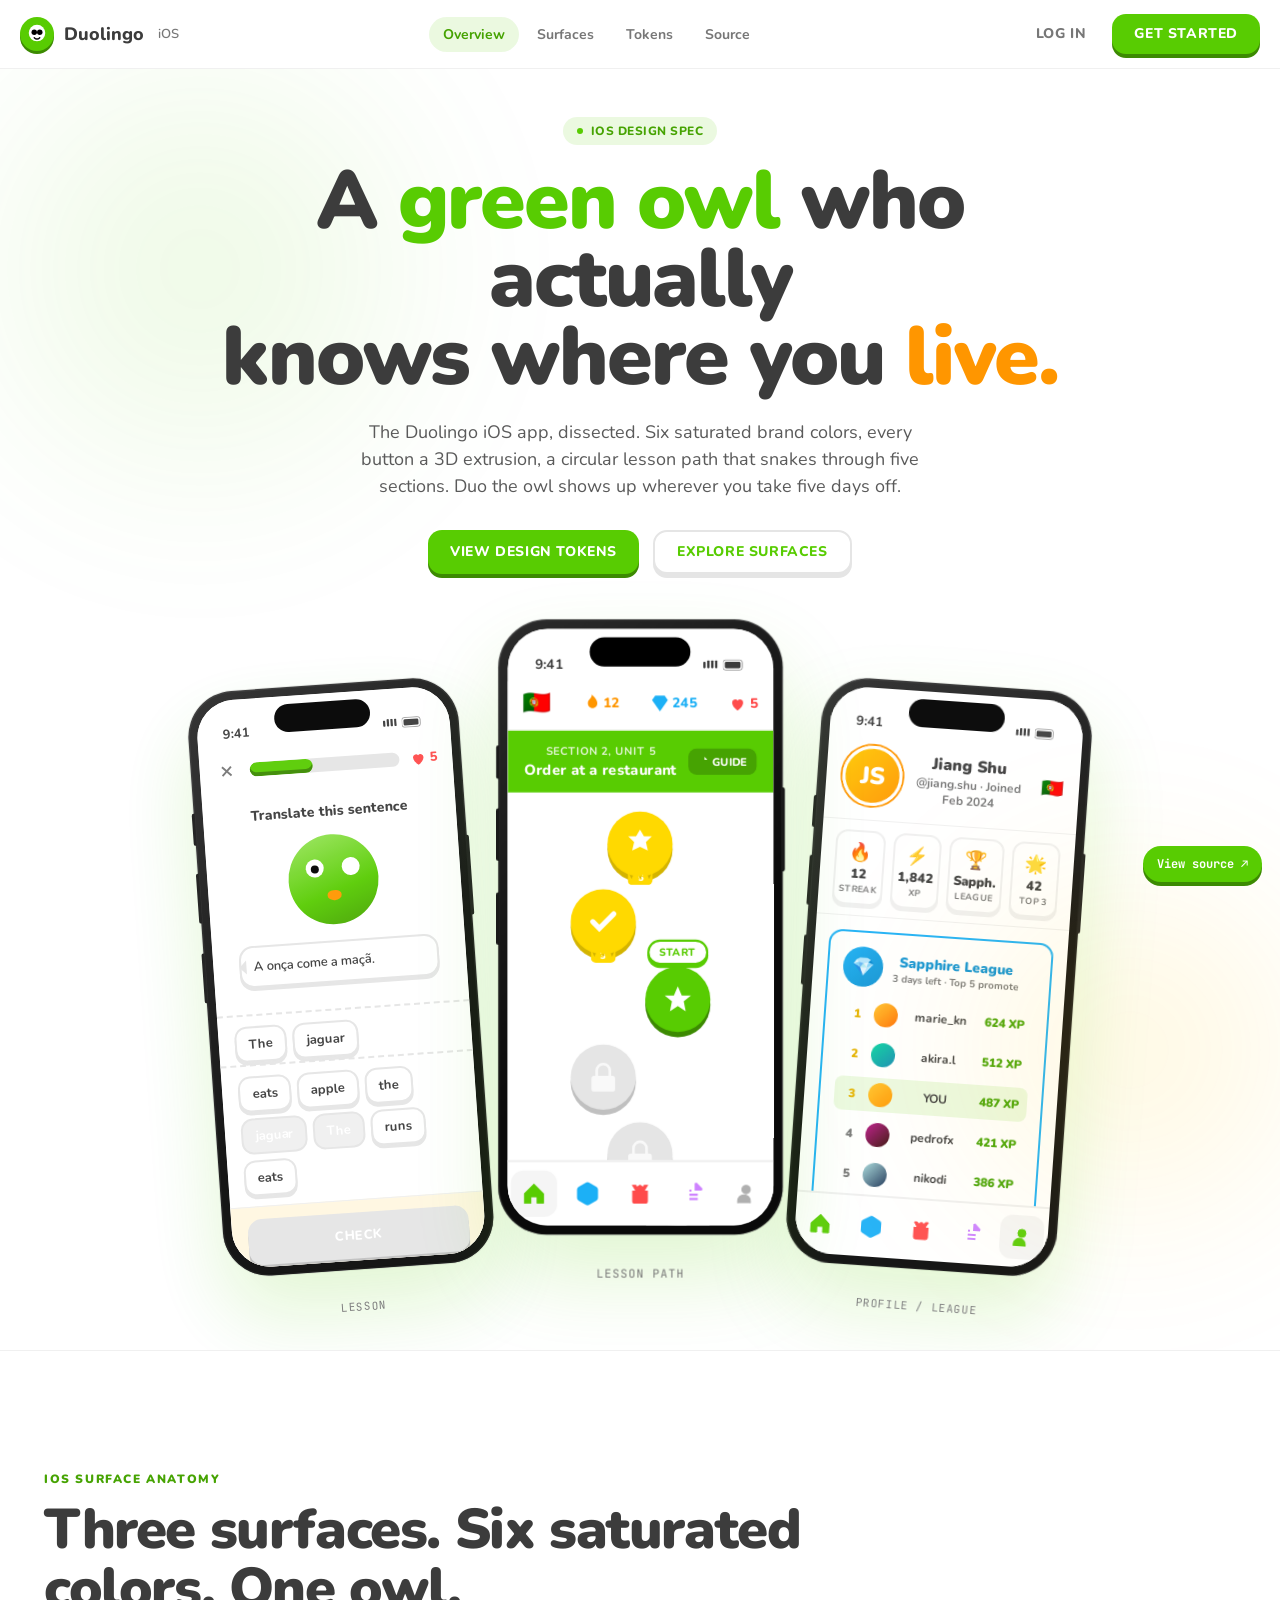
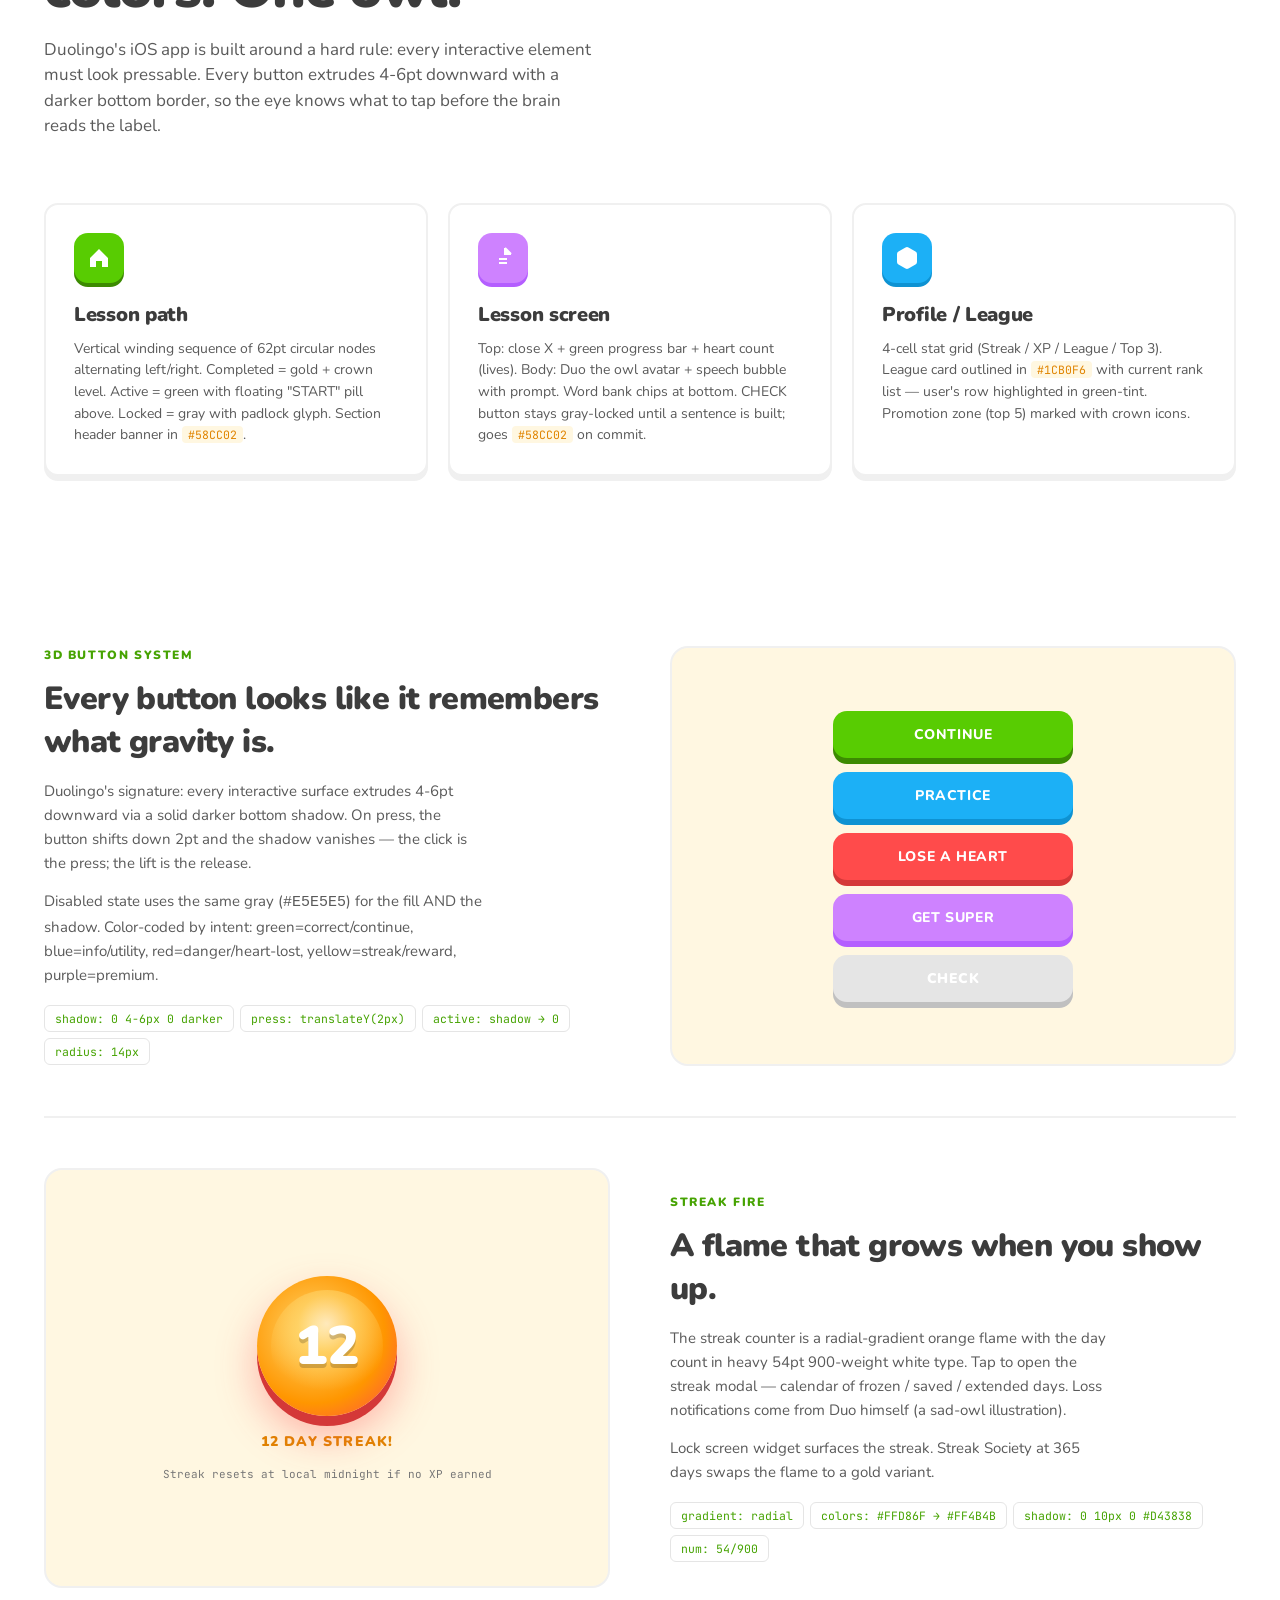
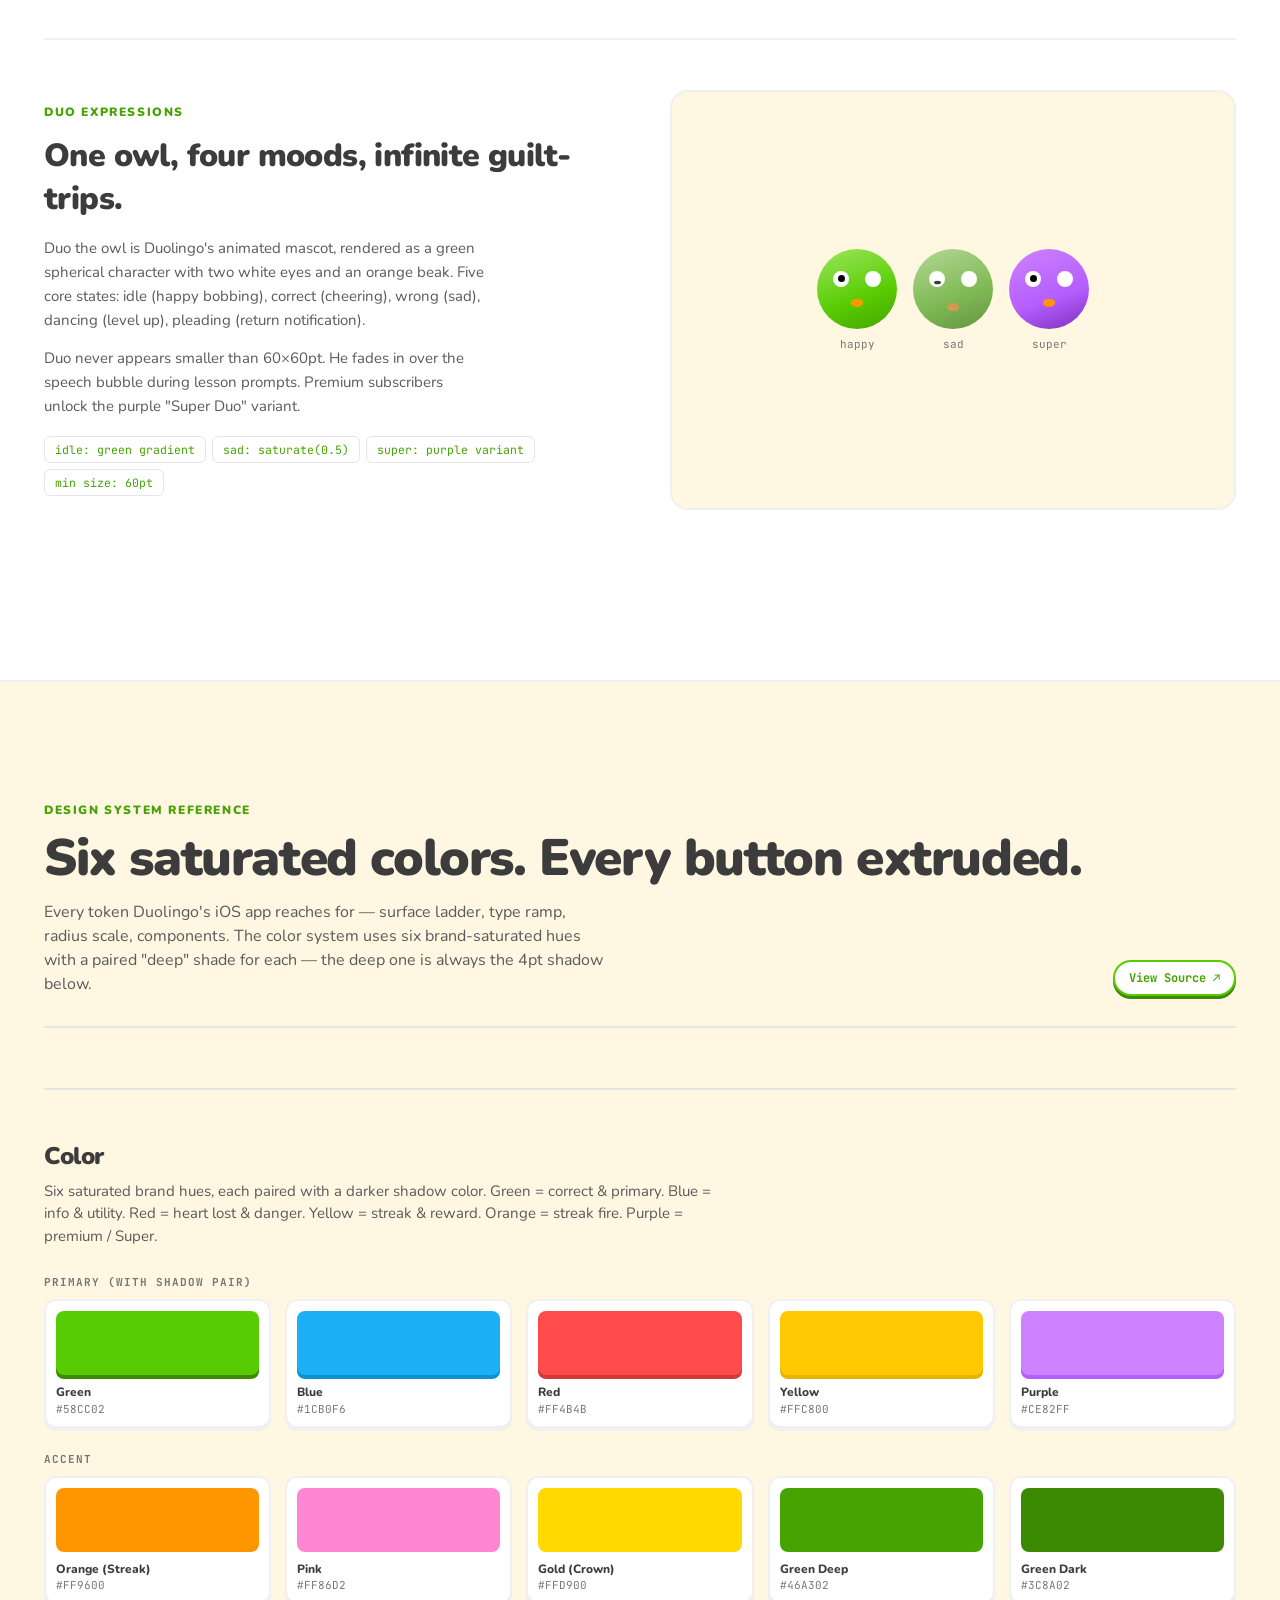
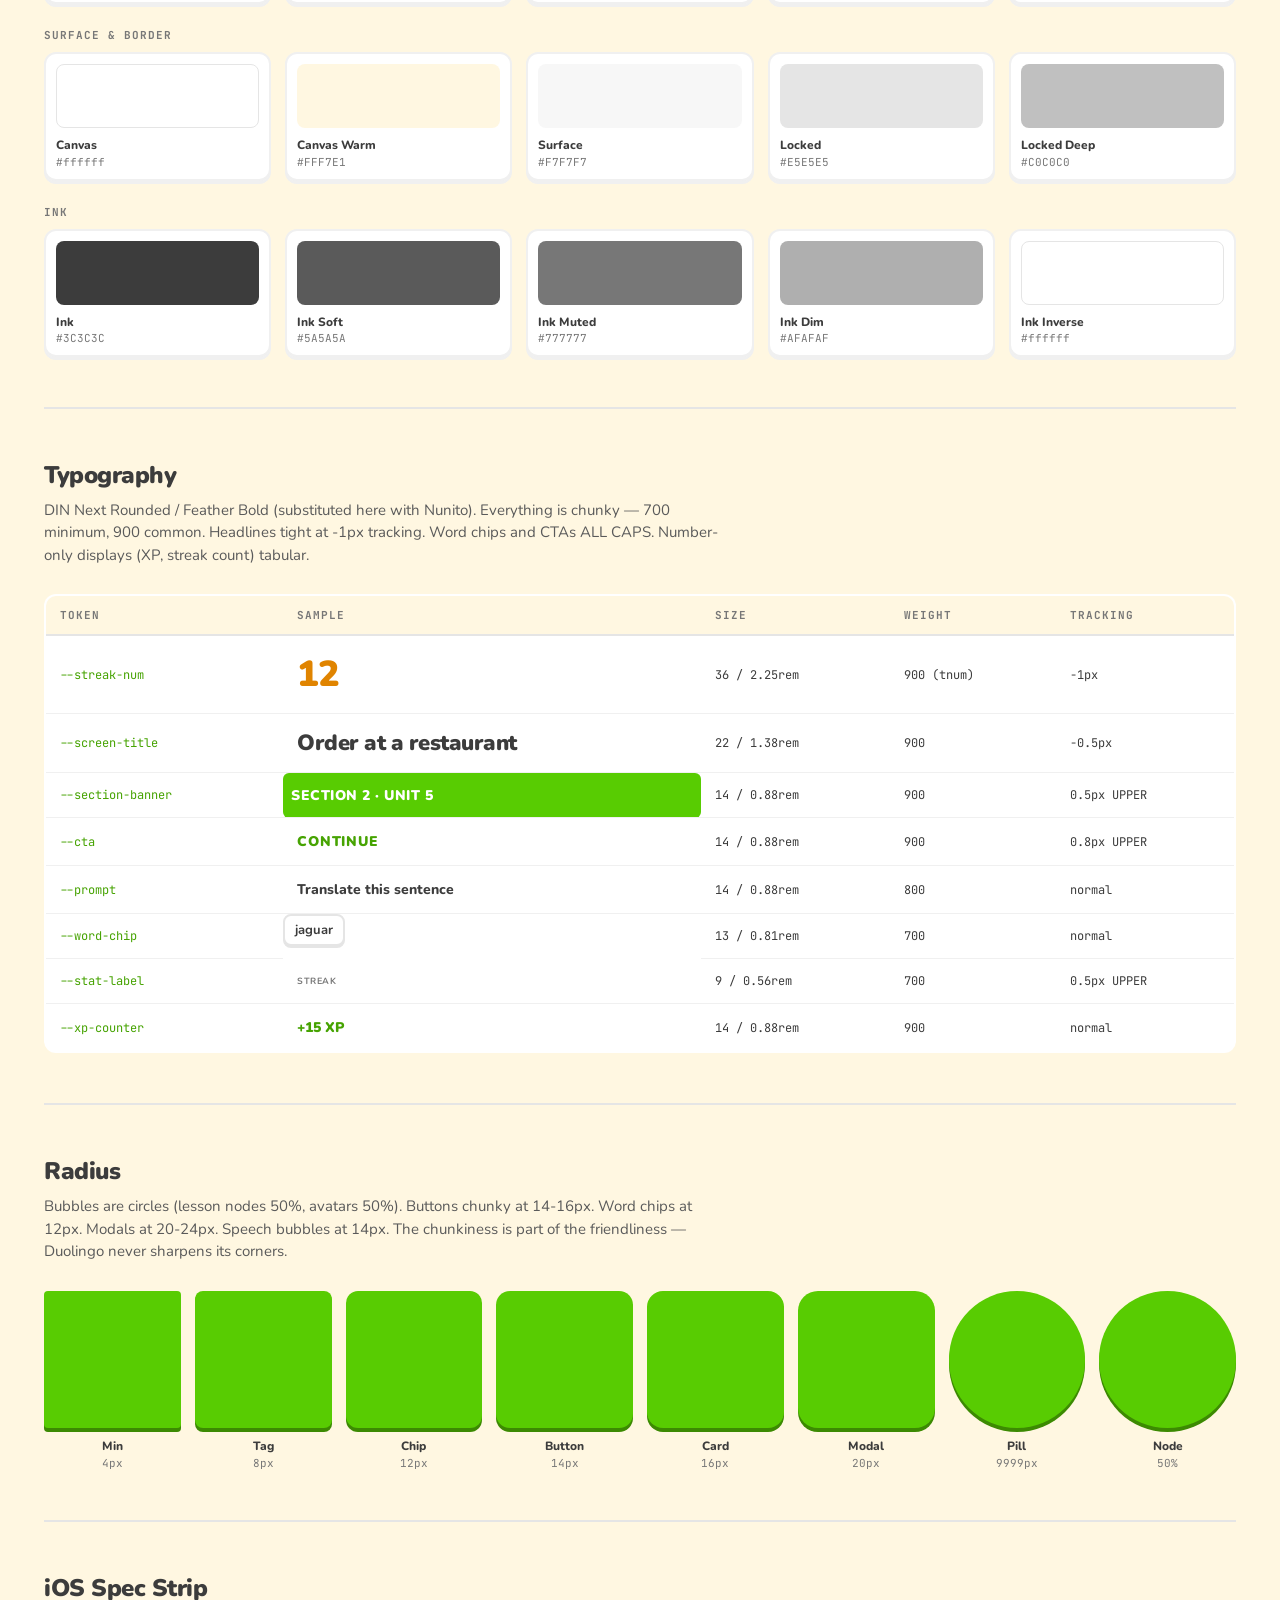
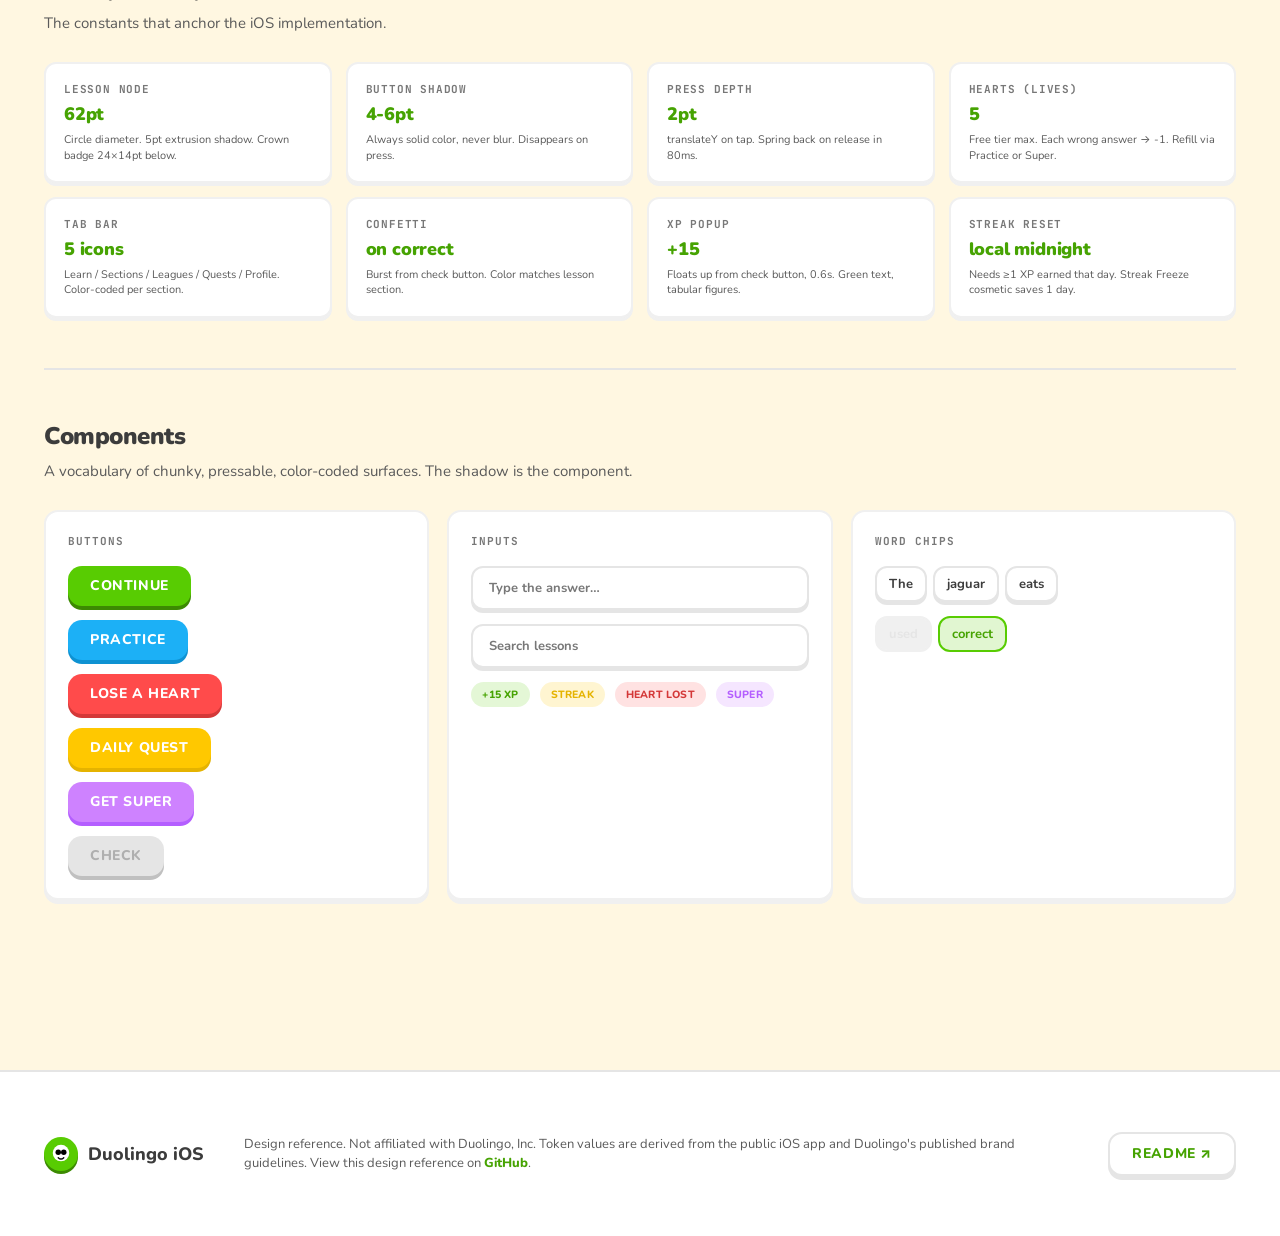
<file: skills/claude/awesome-design-html/assets/ios/design.duolingo-ios.html>
<!doctype html>
<html lang="en">
<head>
<meta charset="utf-8" />
<meta name="viewport" content="width=device-width, initial-scale=1" />
<title>Duolingo — iOS design spec</title>
<meta name="description" content="Duolingo iOS app design reference. Bright #58CC02 green, saturated palette, chunky 3D-shadow buttons, lesson path with circular nodes, Duo the owl." />
<link rel="preconnect" href="https://fonts.googleapis.com" />
<link rel="preconnect" href="https://fonts.gstatic.com" crossorigin />
<link href="https://fonts.googleapis.com/css2?family=Inter:wght@400;500;600;700;800;900&family=Nunito:wght@600;700;800;900&family=JetBrains+Mono:wght@400;500&display=swap" rel="stylesheet" />
<style>
:root{
  --canvas:#ffffff; --canvas-soft:#FFF7E1; --surface:#F7F7F7;
  --green:#58CC02; --green-deep:#46A302; --green-dark:#3C8A02;
  --blue:#1CB0F6; --blue-deep:#0E92D2;
  --red:#FF4B4B; --red-deep:#D43838;
  --yellow:#FFC800; --yellow-deep:#E5B300;
  --orange:#FF9600; --orange-deep:#E08400;
  --purple:#CE82FF; --purple-deep:#B45EFF;
  --pink:#FF86D2; --gold:#FFD900;
  --ink:#3C3C3C; --ink-soft:#5A5A5A; --ink-muted:#777777; --ink-dim:#AFAFAF;
  --border:#E5E5E5; --border-soft:#F0F0F0; --locked:#E5E5E5; --locked-deep:#C0C0C0;
  --font-ui:"Nunito","Inter",-apple-system,BlinkMacSystemFont,"SF Pro Text",sans-serif;
  --font-mono:"JetBrains Mono",ui-monospace,monospace;
  --r-min:4px; --r-md:12px; --r-lg:16px; --r-xl:20px; --r-2xl:24px; --r-pill:9999px;
}
*{box-sizing:border-box;margin:0;padding:0}
html,body{background:var(--canvas);color:var(--ink);font-family:var(--font-ui);-webkit-font-smoothing:antialiased}
a{color:inherit;text-decoration:none}
button{font-family:inherit;border:0;background:none;color:inherit;cursor:pointer}
img,svg{display:block;max-width:100%}
.container{max-width:1240px;margin:0 auto;padding:0 24px}

.nav-wrap{position:sticky;top:0;z-index:50;background:rgba(255,255,255,.92);backdrop-filter:blur(20px);border-bottom:1px solid var(--border-soft)}
.nav{display:flex;align-items:center;justify-content:space-between;padding:14px 0}
.brand{display:flex;align-items:center;gap:10px;font-weight:800;font-size:18px}
.brand-mark{width:34px;height:34px;border-radius:50%;background:var(--green);display:grid;place-items:center;box-shadow:0 3px 0 var(--green-dark)}
.brand-mark svg{width:22px;height:22px;fill:#fff}
.nav-mid{display:flex;gap:4px}
.nav-pill{padding:8px 14px;border-radius:var(--r-pill);font-size:14px;font-weight:700;color:var(--ink-muted)}
.nav-pill.active{color:var(--green-deep);background:rgba(88,204,2,.12)}

/* 3D BUTTON SYSTEM - Duolingo's signature */
.btn{display:inline-flex;align-items:center;gap:6px;font-weight:800;font-size:14px;line-height:1;cursor:pointer;border:0;text-decoration:none;text-transform:uppercase;letter-spacing:.6px;transition:transform .08s;border-radius:14px;padding:13px 22px}
.btn:hover{transform:translateY(-1px)}
.btn:active{transform:translateY(2px);box-shadow:0 0 0 transparent!important}
.btn-green{background:var(--green);color:#fff;box-shadow:0 4px 0 var(--green-dark)}
.btn-blue{background:var(--blue);color:#fff;box-shadow:0 4px 0 var(--blue-deep)}
.btn-red{background:var(--red);color:#fff;box-shadow:0 4px 0 var(--red-deep)}
.btn-yellow{background:var(--yellow);color:#fff;box-shadow:0 4px 0 var(--yellow-deep)}
.btn-purple{background:var(--purple);color:#fff;box-shadow:0 4px 0 var(--purple-deep)}
.btn-gray{background:#E5E5E5;color:#AFAFAF;box-shadow:0 4px 0 #C0C0C0;cursor:not-allowed}
.btn-light{background:#fff;color:var(--green);border:2px solid var(--border);box-shadow:0 4px 0 var(--border)}
.btn-ghost{background:transparent;color:var(--ink-muted);padding:13px 22px}

.hero{position:relative;padding:48px 0 100px;overflow:hidden}
.hero::before{content:"";position:absolute;top:-100px;left:-100px;width:600px;height:600px;background:radial-gradient(circle,var(--green),transparent 70%);opacity:.12;border-radius:50%;filter:blur(80px);pointer-events:none}
.hero::after{content:"";position:absolute;bottom:50px;right:-100px;width:500px;height:500px;background:radial-gradient(circle,var(--yellow),transparent 70%);opacity:.15;border-radius:50%;filter:blur(80px);pointer-events:none}
.hero-inner{position:relative;text-align:center;max-width:920px;margin:0 auto}
.hero-eyebrow{display:inline-flex;align-items:center;gap:8px;padding:6px 14px;border-radius:var(--r-pill);background:rgba(88,204,2,.12);color:var(--green-deep);font-size:12px;font-weight:800;letter-spacing:.5px;text-transform:uppercase;margin-bottom:18px}
.hero-eyebrow .dot{width:6px;height:6px;border-radius:50%;background:var(--green)}
.hero h1{font-size:clamp(44px,7vw,82px);line-height:.95;letter-spacing:-2px;font-weight:900;margin-bottom:22px;color:var(--ink)}
.hero h1 .green-word{color:var(--green)}
.hero h1 .yellow-word{color:var(--orange)}
.hero p{font-size:18px;line-height:1.5;color:var(--ink-soft);max-width:560px;margin:0 auto 30px}
.hero-ctas{display:flex;gap:14px;justify-content:center;flex-wrap:wrap;margin-bottom:90px}
.hero-stage{position:relative;display:flex;justify-content:center;align-items:flex-end;gap:30px;perspective:1600px}

.iphone{width:280px;aspect-ratio:9/19.5;background:linear-gradient(140deg,#2c2c2c,#0a0a0a 60%);border-radius:46px;padding:9px;position:relative;box-shadow:inset 0 0 0 1.5px rgba(255,255,255,.06),inset 0 -2px 0 rgba(0,0,0,.6),0 40px 80px rgba(88,204,2,.18),0 0 0 1px rgba(0,0,0,.08)}
.iphone::before{content:"";position:absolute;top:120px;left:-2px;width:3px;height:32px;background:#1a1a1a;border-radius:2px 0 0 2px}
.iphone::after{content:"";position:absolute;top:180px;left:-2px;width:3px;height:50px;background:#1a1a1a;border-radius:2px 0 0 2px;box-shadow:0 80px 0 #1a1a1a}
.iphone .right-btn{position:absolute;top:160px;right:-2px;width:3px;height:80px;background:#1a1a1a;border-radius:0 2px 2px 0}
.iphone-screen{width:100%;height:100%;border-radius:38px;overflow:hidden;position:relative;background:#fff}
.dynamic-island{position:absolute;top:8px;left:50%;transform:translateX(-50%);width:96px;height:28px;background:#000;border-radius:999px;z-index:20}
.status-bar{position:absolute;top:0;left:0;right:0;height:50px;display:flex;justify-content:space-between;align-items:center;padding:18px 26px 0;z-index:15;font-size:13px;font-weight:700;color:#3C3C3C}
.status-bar .sb-icons{display:flex;gap:5px;align-items:center}
.iphone-stage-center{transform:translateY(-30px) scale(1.05);z-index:3}
.iphone-stage-left{transform:rotate(-4deg) translateY(20px);z-index:2;opacity:.95}
.iphone-stage-right{transform:rotate(4deg) translateY(20px);z-index:2;opacity:.95}
.iphone-label{position:absolute;bottom:-44px;left:50%;transform:translateX(-50%);font-family:var(--font-mono);font-size:11px;color:var(--ink-muted);letter-spacing:.6px;text-transform:uppercase;white-space:nowrap}

.scr{position:absolute;inset:0;padding-top:50px;display:flex;flex-direction:column;background:#fff}

/* LESSON PATH */
.path-top{display:flex;align-items:center;justify-content:space-between;padding:6px 14px 10px;background:#fff;border-bottom:1px solid var(--border-soft)}
.path-top .flag{font-size:22px}
.path-top .stat{display:flex;align-items:center;gap:3px;font-size:13px;font-weight:800}
.path-top .stat svg{width:18px;height:18px}
.path-top .streak{color:var(--orange)}
.path-top .gem{color:var(--blue)}
.path-top .heart{color:var(--red)}
.section-banner{background:var(--green);color:#fff;padding:12px 16px;display:flex;justify-content:space-between;align-items:center}
.section-banner .l{font-size:10.5px;font-weight:700;opacity:.85;text-transform:uppercase;letter-spacing:.5px}
.section-banner .t{font-size:14px;font-weight:800;margin-top:1px}
.section-banner .guide{background:var(--green-deep);color:#fff;font-size:10.5px;font-weight:800;padding:5px 9px;border-radius:8px;display:flex;align-items:center;gap:3px}
.section-banner .guide svg{width:11px;height:11px;fill:#fff}
.path-body{flex:1;overflow:hidden;position:relative;background:#fff;padding:18px 0}
.path-nodes{display:flex;flex-direction:column;align-items:center;gap:12px}
.path-row{display:flex;justify-content:center;width:100%;position:relative}
.path-row.left{justify-content:flex-start;padding-left:60px}
.path-row.right{justify-content:flex-end;padding-right:60px}
.lesson-node{position:relative;width:62px;height:62px}
.lesson-node .circle{width:62px;height:62px;border-radius:50%;display:grid;place-items:center;position:relative;box-shadow:0 5px 0 currentColor;color:transparent;transition:transform .08s}
.lesson-node.green .circle{background:var(--green);color:var(--green-dark)}
.lesson-node.gold .circle{background:var(--gold);color:#D4B400}
.lesson-node.locked .circle{background:var(--locked);color:var(--locked-deep)}
.lesson-node .circle svg{width:30px;height:30px;fill:#fff}
.lesson-node.locked .circle svg{fill:#fff;opacity:.8}
.lesson-node .start-pill{position:absolute;top:-26px;left:50%;transform:translateX(-50%);background:#fff;color:var(--green);font-size:10px;font-weight:800;padding:3px 10px;border-radius:9999px;border:2px solid var(--green);box-shadow:0 3px 0 var(--green);text-transform:uppercase;letter-spacing:.4px;white-space:nowrap}
.lesson-node .crown{position:absolute;bottom:-8px;left:50%;transform:translateX(-50%);width:24px;height:14px;background:var(--gold);border-radius:0 0 5px 5px;display:grid;place-items:center;color:#fff;font-size:9px;font-weight:900;clip-path:polygon(0 0,15% 60%,30% 0,50% 60%,70% 0,85% 60%,100% 0,100% 100%,0 100%)}

/* LESSON SCREEN */
.lesson-top{display:flex;align-items:center;gap:10px;padding:8px 14px 12px}
.lesson-top .close{padding:4px}
.lesson-top .close svg{width:18px;height:18px;stroke:var(--ink-muted);stroke-width:2.5;fill:none}
.lesson-top .prog-bar{flex:1;height:14px;background:#E5E5E5;border-radius:9999px;overflow:hidden;position:relative}
.lesson-top .prog-fill{height:100%;width:42%;background:var(--green);border-radius:9999px;box-shadow:inset 0 -4px 0 var(--green-dark)}
.lesson-top .hearts{display:flex;align-items:center;gap:3px;font-size:13px;font-weight:800;color:var(--red)}
.lesson-top .hearts svg{width:18px;height:18px;fill:var(--red)}
.lesson-prompt{padding:12px 16px}
.lesson-prompt .ins{font-size:14px;font-weight:800;margin-bottom:14px;color:var(--ink)}
.lesson-prompt .duo{width:90px;height:90px;background:linear-gradient(160deg,#9BE65E,#58CC02 60%,#46A302);border-radius:50%;margin:0 auto 16px;position:relative;display:grid;place-items:center}
.lesson-prompt .duo::before,.lesson-prompt .duo::after{content:"";position:absolute;width:18px;height:18px;background:#fff;border-radius:50%;top:24px}
.lesson-prompt .duo::before{left:18px}
.lesson-prompt .duo::after{right:18px}
.lesson-prompt .duo span.eye{position:absolute;width:8px;height:8px;background:#000;border-radius:50%;top:30px}
.lesson-prompt .duo span.eye-l{left:23px}
.lesson-prompt .duo span.eye-r{right:23px}
.lesson-prompt .duo span.beak{position:absolute;width:14px;height:10px;background:var(--orange);border-radius:50% 50% 60% 60%;bottom:24px;left:50%;transform:translateX(-50%)}
.lesson-prompt .speech{background:#fff;border:2px solid var(--border);border-radius:14px;padding:10px 12px;font-size:13px;font-weight:600;color:var(--ink);box-shadow:0 3px 0 var(--border);max-width:200px;margin:0 auto 14px;text-align:left;position:relative}
.lesson-prompt .speech::after{content:"";position:absolute;left:-9px;top:50%;transform:translateY(-50%);border:7px solid transparent;border-right-color:var(--border)}
.lesson-build{padding:10px 16px;border-top:2px dashed var(--border);min-height:50px}
.lesson-bank{padding:10px 16px;display:flex;flex-wrap:wrap;gap:6px;border-top:2px dashed var(--border)}
.word-chip{background:#fff;border:2px solid var(--border);border-radius:12px;padding:7px 12px;font-size:13px;font-weight:700;color:var(--ink);box-shadow:0 3px 0 var(--border);cursor:pointer}
.word-chip.used{background:var(--border-soft);color:#fff;border-color:var(--border);box-shadow:none}
.lesson-cta{padding:12px 16px;border-top:1px solid var(--border-soft);background:var(--canvas-soft)}
.lesson-cta-btn{width:100%;background:var(--green);color:#fff;font-size:13px;font-weight:800;padding:14px 0;border-radius:14px;text-align:center;text-transform:uppercase;letter-spacing:.6px;box-shadow:0 5px 0 var(--green-dark)}
.lesson-cta-btn.disabled{background:var(--locked);box-shadow:0 5px 0 var(--locked-deep);color:#fff}

/* PROFILE / LEAGUE */
.prof-top{padding:8px 16px 14px;display:flex;align-items:center;gap:12px;border-bottom:1px solid var(--border-soft)}
.prof-top .av{width:60px;height:60px;border-radius:50%;background:linear-gradient(135deg,#FFC800,#FF9600);border:3px solid #fff;box-shadow:0 0 0 2px var(--orange);display:grid;place-items:center;color:#fff;font-size:24px;font-weight:900}
.prof-top .meta{flex:1}
.prof-top .nm{font-size:16px;font-weight:900}
.prof-top .hdl{font-size:12px;color:var(--ink-muted);font-weight:700}
.prof-top .flag{font-size:18px;margin-left:5px}
.prof-stats{padding:10px 14px;display:grid;grid-template-columns:repeat(4,1fr);gap:8px;border-bottom:1px solid var(--border-soft)}
.prof-stats .cell{text-align:center;background:#fff;border:2px solid var(--border-soft);border-radius:12px;padding:8px 4px;box-shadow:0 3px 0 var(--border-soft)}
.prof-stats .cell .ic{font-size:18px;margin-bottom:1px}
.prof-stats .cell .v{font-size:13px;font-weight:900;color:var(--ink)}
.prof-stats .cell .l{font-size:9px;color:var(--ink-muted);font-weight:700;text-transform:uppercase;letter-spacing:.3px}
.prof-league{margin:14px;border:2px solid var(--blue);border-radius:14px;padding:14px;box-shadow:0 4px 0 var(--blue-deep);background:#fff}
.prof-league .head{display:flex;align-items:center;gap:10px;margin-bottom:10px}
.prof-league .badge{width:40px;height:40px;border-radius:50%;background:linear-gradient(135deg,#1CB0F6,#0E92D2);display:grid;place-items:center;color:#fff;font-size:18px}
.prof-league .ttl{font-size:14px;font-weight:900;color:var(--blue-deep)}
.prof-league .sub{font-size:10px;color:var(--ink-muted);font-weight:700}
.prof-league .lb{display:flex;flex-direction:column;gap:6px}
.prof-league .lb-row{display:flex;align-items:center;gap:8px;padding:5px 8px;border-radius:8px;font-size:12px;font-weight:700}
.prof-league .lb-row.me{background:rgba(88,204,2,.12)}
.prof-league .lb-row .rk{width:18px;font-weight:900;color:var(--ink-muted);text-align:center}
.prof-league .lb-row .rk.top{color:var(--yellow-deep)}
.prof-league .lb-row .av-mini{width:24px;height:24px;border-radius:50%}
.prof-league .lb-row .nm{flex:1;font-weight:700}
.prof-league .lb-row .xp{font-weight:900;color:var(--green-deep);font-feature-settings:"tnum"}

/* TAB BAR */
.duo-tab{position:absolute;bottom:0;left:0;right:0;height:62px;background:#fff;display:flex;justify-content:space-around;align-items:center;border-top:2px solid var(--border-soft);z-index:10}
.duo-tab .t{padding:10px;display:grid;place-items:center;border-radius:12px}
.duo-tab .t svg{width:24px;height:24px}
.duo-tab .t.green svg{fill:var(--green);stroke:var(--green)}
.duo-tab .t.blue svg{fill:var(--blue);stroke:var(--blue)}
.duo-tab .t.red svg{fill:var(--red);stroke:var(--red)}
.duo-tab .t.purple svg{fill:var(--purple);stroke:var(--purple)}
.duo-tab .t.muted svg{fill:var(--ink-dim);stroke:var(--ink-dim)}
.duo-tab .t.active{background:rgba(0,0,0,.04)}

/* SECTIONS */
.section{padding:120px 0;border-top:1px solid var(--border-soft)}
.section-eyebrow{font-size:12px;letter-spacing:1.6px;text-transform:uppercase;font-weight:900;color:var(--green-deep);margin-bottom:14px}
.section-head{max-width:760px;margin-bottom:64px}
.section-head h2{font-size:clamp(34px,4.5vw,56px);font-weight:900;letter-spacing:-1.4px;line-height:1.05;margin-bottom:18px}
.section-head p{font-size:17px;color:var(--ink-soft);line-height:1.5;max-width:560px}

.feature-grid{display:grid;grid-template-columns:repeat(3,1fr);gap:20px}
.feat{background:#fff;border:2px solid var(--border-soft);border-radius:14px;padding:28px;box-shadow:0 5px 0 var(--border-soft)}
.feat .feat-ic{width:50px;height:50px;border-radius:14px;display:grid;place-items:center;margin-bottom:18px;color:#fff}
.feat.green .feat-ic{background:var(--green);box-shadow:0 4px 0 var(--green-dark)}
.feat.blue .feat-ic{background:var(--blue);box-shadow:0 4px 0 var(--blue-deep)}
.feat.purple .feat-ic{background:var(--purple);box-shadow:0 4px 0 var(--purple-deep)}
.feat .feat-ic svg{width:24px;height:24px;fill:#fff}
.feat h3{font-size:20px;font-weight:900;letter-spacing:-.3px;margin-bottom:10px}
.feat p{font-size:14px;color:var(--ink-soft);line-height:1.55}
.feat code{font-family:var(--font-mono);font-size:11.5px;background:var(--canvas-soft);padding:1px 6px;border-radius:4px;color:var(--orange-deep)}

.ios-feat{display:grid;grid-template-columns:1fr 1fr;gap:60px;align-items:center;padding:50px 0;border-top:2px solid var(--border-soft)}
.ios-feat:first-child{border-top:0}
.ios-feat-text h3{font-size:32px;font-weight:900;letter-spacing:-.6px;margin-bottom:16px}
.ios-feat-text p{font-size:15px;color:var(--ink-soft);line-height:1.6;margin-bottom:14px;max-width:440px}
.ios-feat-tokens{display:flex;flex-wrap:wrap;gap:6px;margin-top:18px}
.ios-feat-tokens code{font-family:var(--font-mono);font-size:11.5px;background:#fff;padding:5px 10px;border-radius:6px;color:var(--green-deep);border:1.5px solid var(--border)}
.ios-feat-visual{background:var(--canvas-soft);border-radius:18px;padding:50px;display:grid;place-items:center;min-height:420px;border:2px solid var(--border-soft);position:relative;overflow:hidden}

/* 3D button stack */
.btn-stack{display:flex;flex-direction:column;gap:14px;width:240px}
.btn-stack .demo{width:100%;font-size:14px;font-weight:800;padding:14px 0;text-align:center;text-transform:uppercase;letter-spacing:.6px;border-radius:14px;color:#fff}
.btn-stack .demo.g{background:var(--green);box-shadow:0 6px 0 var(--green-dark)}
.btn-stack .demo.b{background:var(--blue);box-shadow:0 6px 0 var(--blue-deep)}
.btn-stack .demo.r{background:var(--red);box-shadow:0 6px 0 var(--red-deep)}
.btn-stack .demo.p{background:var(--purple);box-shadow:0 6px 0 var(--purple-deep)}
.btn-stack .demo.d{background:var(--locked);color:#fff;box-shadow:0 6px 0 var(--locked-deep);font-weight:900}

/* Streak fire visual */
.streak-stack{display:flex;flex-direction:column;align-items:center;gap:16px}
.streak-flame{width:140px;height:140px;border-radius:50%;background:radial-gradient(circle at 40% 40%,#FFD86F 0%,#FF9600 60%,#FF4B4B 100%);display:grid;place-items:center;box-shadow:0 10px 0 var(--red-deep),0 20px 40px rgba(255,75,75,.4);position:relative}
.streak-flame::before{content:"";position:absolute;inset:14px;border-radius:50%;background:radial-gradient(circle at 50% 30%,#FFFFFF 0%,#FFD86F 30%,transparent 70%);opacity:.6}
.streak-flame .num{font-size:54px;font-weight:900;color:#fff;text-shadow:0 4px 0 rgba(0,0,0,.18);position:relative}
.streak-label{font-size:14px;font-weight:900;color:var(--orange-deep);text-transform:uppercase;letter-spacing:1.2px}

/* Duo states */
.duo-stack{display:flex;gap:16px;align-items:flex-end}
.duo-mini{width:80px;height:80px;border-radius:50%;position:relative;display:grid;place-items:center}
.duo-mini.happy{background:linear-gradient(160deg,#9BE65E,#58CC02 60%,#46A302)}
.duo-mini.sad{background:linear-gradient(160deg,#9BE65E,#58CC02 60%,#46A302);filter:saturate(.5)}
.duo-mini.danced{background:linear-gradient(160deg,#CE82FF,#B45EFF 60%,#7E2EBD)}
.duo-mini::before,.duo-mini::after{content:"";position:absolute;width:16px;height:16px;background:#fff;border-radius:50%;top:22px}
.duo-mini::before{left:16px}
.duo-mini::after{right:16px}
.duo-mini .eye{position:absolute;width:7px;height:7px;background:#000;border-radius:50%;top:26px}
.duo-mini .eye-l{left:21px}
.duo-mini .eye-r{right:21px}
.duo-mini.sad .eye{background:#3C3C3C;transform:scaleY(.5);top:30px}
.duo-mini .beak{position:absolute;width:12px;height:8px;background:var(--orange);border-radius:50% 50% 60% 60%;bottom:22px;left:50%;transform:translateX(-50%)}
.duo-mini.sad .beak{transform:translateX(-50%) rotate(180deg);bottom:18px}
.duo-name{font-family:var(--font-mono);font-size:11px;color:var(--ink-muted);text-align:center;margin-top:8px}

/* DESIGN SYSTEM */
.ds-section{padding:120px 0;background:var(--canvas-soft);border-top:2px solid var(--border-soft)}
.ds-intro{display:grid;grid-template-columns:1fr auto;gap:24px;align-items:end;margin-bottom:60px;border-bottom:2px solid var(--border);padding-bottom:30px}
.ds-intro h2{font-size:clamp(32px,4vw,52px);font-weight:900;letter-spacing:-1.4px;line-height:1.05;margin:14px 0 14px}
.ds-intro p{font-size:16px;color:var(--ink-soft);max-width:560px;line-height:1.5}
.ds-source{font-family:var(--font-mono);font-size:12px;color:var(--green-deep);border:2px solid var(--green);padding:8px 14px;border-radius:var(--r-pill);white-space:nowrap;background:#fff;box-shadow:0 3px 0 var(--green-dark);font-weight:700}

.ds-block{padding:50px 0;border-top:2px solid var(--border)}
.ds-block:first-of-type{border-top:0;padding-top:0}
.ds-heading{font-size:24px;font-weight:900;letter-spacing:-.5px;margin-bottom:8px}
.ds-desc{font-size:15px;color:var(--ink-soft);max-width:680px;line-height:1.5;margin-bottom:28px}
.ds-caption{font-family:var(--font-mono);font-size:11px;text-transform:uppercase;letter-spacing:1px;color:var(--ink-muted);margin:24px 0 10px;font-weight:700}

.ds-swatches{display:grid;grid-template-columns:repeat(5,1fr);gap:14px}
.ds-sw{background:#fff;border-radius:12px;padding:10px;border:2px solid var(--border-soft);box-shadow:0 3px 0 var(--border-soft)}
.ds-sw .chip{height:64px;border-radius:8px;margin-bottom:10px}
.ds-sw .name{font-size:12px;font-weight:800;line-height:1.2}
.ds-sw .val{font-family:var(--font-mono);font-size:11px;color:var(--ink-muted);margin-top:2px}

.ds-type-table{width:100%;border-collapse:collapse;font-family:var(--font-mono);font-size:12px;background:#fff;border:2px solid var(--border);border-radius:12px;overflow:hidden}
.ds-type-table th{text-align:left;padding:12px 14px;color:var(--ink-muted);font-weight:700;border-bottom:2px solid var(--border);text-transform:uppercase;letter-spacing:1px;font-size:11px;background:var(--canvas-soft)}
.ds-type-table td{padding:14px;border-bottom:1px solid var(--border-soft);vertical-align:middle}
.ds-type-table tr:last-child td{border-bottom:0}
.ds-type-table td.token{color:var(--green-deep)}
.ds-type-table td.sample{font-family:var(--font-ui);color:var(--ink)}

.ds-radius{display:grid;grid-template-columns:repeat(8,1fr);gap:14px}
.ds-radius-cell{text-align:center}
.ds-radius-box{width:100%;aspect-ratio:1;background:var(--green);margin-bottom:10px;box-shadow:0 4px 0 var(--green-dark)}
.ds-radius-label{font-size:12px;font-weight:800}
.ds-radius-val{font-family:var(--font-mono);font-size:11px;color:var(--ink-muted);margin-top:2px}

.ds-comp{display:grid;grid-template-columns:repeat(3,1fr);gap:18px}
.ds-card{background:#fff;border-radius:14px;padding:22px;border:2px solid var(--border-soft);box-shadow:0 4px 0 var(--border-soft)}
.ds-card h5{font-family:var(--font-mono);font-size:11px;text-transform:uppercase;letter-spacing:1px;color:var(--ink-muted);margin-bottom:18px;font-weight:700}
.ds-card-stack{display:flex;flex-direction:column;gap:14px;align-items:flex-start}
.ds-card-row{display:flex;gap:10px;align-items:center;flex-wrap:wrap}
.input-light{background:#fff;border:2px solid var(--border);border-radius:12px;padding:11px 16px;color:var(--ink);font-family:inherit;font-size:13px;width:100%;outline:none;box-shadow:0 3px 0 var(--border);font-weight:700}
.input-light::placeholder{color:var(--ink-muted)}
.tag{font-size:10.5px;font-weight:800;padding:5px 11px;border-radius:9999px;letter-spacing:.2px;text-transform:uppercase}
.tag-green{background:rgba(88,204,2,.16);color:var(--green-deep)}
.tag-yellow{background:rgba(255,200,0,.18);color:var(--yellow-deep)}
.tag-red{background:rgba(255,75,75,.16);color:var(--red-deep)}
.tag-purple{background:rgba(206,130,255,.20);color:var(--purple-deep)}

.token-strip{display:grid;grid-template-columns:repeat(4,1fr);gap:14px;margin-top:28px}
.token-cell{background:#fff;border-radius:12px;padding:18px;border:2px solid var(--border-soft);box-shadow:0 3px 0 var(--border-soft)}
.token-cell .tk-label{font-family:var(--font-mono);font-size:11px;color:var(--ink-muted);text-transform:uppercase;letter-spacing:.8px;font-weight:700}
.token-cell .tk-val{font-size:18px;font-weight:900;margin-top:6px;color:var(--green-deep);letter-spacing:-.2px}
.token-cell .tk-note{font-size:11px;color:var(--ink-soft);margin-top:6px;line-height:1.4}

footer{padding:60px 0;border-top:2px solid var(--border);background:#fff}
.foot{display:grid;grid-template-columns:auto 1fr auto;gap:40px;align-items:center}
.foot p{font-size:13px;color:var(--ink-soft);line-height:1.5}
.foot a{color:var(--green-deep);font-weight:800}

.float-link{position:fixed;bottom:18px;right:18px;background:var(--green);color:#fff;font-family:var(--font-mono);font-size:12px;font-weight:700;padding:10px 14px;border-radius:var(--r-pill);z-index:99;box-shadow:0 4px 0 var(--green-dark)}

@media(max-width:920px){
  .hero-stage{flex-direction:column;align-items:center;gap:60px}
  .iphone-stage-center,.iphone-stage-left,.iphone-stage-right{transform:none}
  .ios-feat{grid-template-columns:1fr;gap:30px}
  .feature-grid{grid-template-columns:1fr}
  .ds-swatches{grid-template-columns:repeat(2,1fr)}
  .ds-radius{grid-template-columns:repeat(4,1fr)}
  .ds-comp{grid-template-columns:1fr}
  .token-strip{grid-template-columns:repeat(2,1fr)}
  .foot{grid-template-columns:1fr;text-align:center}
  .nav-mid{display:none}
}
</style>
</head>
<body>

<div class="nav-wrap">
  <div class="container nav">
    <div class="brand">
      <span class="brand-mark"><svg viewBox="0 0 24 24"><circle cx="12" cy="11" r="9" fill="#fff"/><circle cx="9" cy="10" r="3" fill="#000"/><circle cx="15" cy="10" r="3" fill="#000"/><path d="M9 16c1 1 2 1.5 3 1.5s2-.5 3-1.5" stroke="#000" stroke-width="1.5" fill="none" stroke-linecap="round"/></svg></span>
      Duolingo <span style="font-weight:600;color:var(--ink-muted);font-size:13px;margin-left:4px">iOS</span>
    </div>
    <nav class="nav-mid">
      <a class="nav-pill active" href="#hero">Overview</a>
      <a class="nav-pill" href="#features">Surfaces</a>
      <a class="nav-pill" href="#design-system">Tokens</a>
      <a class="nav-pill" href="#footer">Source</a>
    </nav>
    <div class="nav-cta">
      <a class="btn btn-ghost" href="#">Log In</a>
      <a class="btn btn-green" href="#">Get Started</a>
    </div>
  </div>
</div>

<section class="hero" id="hero">
  <div class="container hero-inner">
    <div class="hero-eyebrow"><span class="dot"></span>iOS Design Spec</div>
    <h1>A <span class="green-word">green owl</span> who actually<br/>knows where you <span class="yellow-word">live.</span></h1>
    <p>The Duolingo iOS app, dissected. Six saturated brand colors, every button a 3D extrusion, a circular lesson path that snakes through five sections. Duo the owl shows up wherever you take five days off.</p>
    <div class="hero-ctas">
      <a class="btn btn-green" href="#design-system">View Design Tokens</a>
      <a class="btn btn-light" href="#features">Explore Surfaces</a>
    </div>

    <div class="hero-stage">

      <!-- LESSON SCREEN -->
      <div class="iphone iphone-stage-left">
        <span class="right-btn"></span>
        <div class="iphone-screen">
          <div class="dynamic-island"></div>
          <div class="status-bar"><span>9:41</span>
            <div class="sb-icons">
              <svg width="14" height="9" viewBox="0 0 18 12" fill="#3C3C3C"><rect x="0" y="2" width="3" height="8" rx="1"/><rect x="5" y="0" width="3" height="10" rx="1"/><rect x="10" y="0" width="3" height="10" rx="1"/><rect x="15" y="0" width="3" height="10" rx="1"/></svg>
              <svg width="22" height="11" viewBox="0 0 25 12" fill="none"><rect x="0" y="0.5" width="21" height="11" rx="3" stroke="#3C3C3C" stroke-opacity="0.5"/><rect x="2" y="2.5" width="17" height="7" rx="1.5" fill="#3C3C3C"/></svg>
            </div>
          </div>
          <div class="scr">
            <div class="lesson-top">
              <div class="close"><svg viewBox="0 0 24 24"><path d="M6 6l12 12M18 6L6 18"/></svg></div>
              <div class="prog-bar"><div class="prog-fill"></div></div>
              <div class="hearts"><svg viewBox="0 0 24 24"><path d="M12 21s-7-4.35-7-10a4 4 0 017-2.65A4 4 0 0119 11c0 5.65-7 10-7 10z"/></svg>5</div>
            </div>
            <div class="lesson-prompt">
              <div class="ins">Translate this sentence</div>
              <div class="duo">
                <span class="eye eye-l"></span>
                <span class="eye eye-r"></span>
                <span class="beak"></span>
              </div>
              <div class="speech">A onça come a maçã.</div>
            </div>
            <div class="lesson-build" id="build">
              <div style="display:flex;flex-wrap:wrap;gap:6px">
                <div class="word-chip">The</div>
                <div class="word-chip">jaguar</div>
              </div>
            </div>
            <div class="lesson-bank">
              <div class="word-chip">eats</div>
              <div class="word-chip">apple</div>
              <div class="word-chip">the</div>
              <div class="word-chip used">jaguar</div>
              <div class="word-chip used">The</div>
              <div class="word-chip">runs</div>
              <div class="word-chip">eats</div>
            </div>
            <div class="lesson-cta">
              <div class="lesson-cta-btn disabled">Check</div>
            </div>
          </div>
        </div>
        <div class="iphone-label">Lesson</div>
      </div>

      <!-- LESSON PATH -->
      <div class="iphone iphone-stage-center">
        <span class="right-btn"></span>
        <div class="iphone-screen">
          <div class="dynamic-island"></div>
          <div class="status-bar"><span>9:41</span>
            <div class="sb-icons">
              <svg width="14" height="9" viewBox="0 0 18 12" fill="#3C3C3C"><rect x="0" y="2" width="3" height="8" rx="1"/><rect x="5" y="0" width="3" height="10" rx="1"/><rect x="10" y="0" width="3" height="10" rx="1"/><rect x="15" y="0" width="3" height="10" rx="1"/></svg>
              <svg width="22" height="11" viewBox="0 0 25 12" fill="none"><rect x="0" y="0.5" width="21" height="11" rx="3" stroke="#3C3C3C" stroke-opacity="0.5"/><rect x="2" y="2.5" width="17" height="7" rx="1.5" fill="#3C3C3C"/></svg>
            </div>
          </div>
          <div class="scr">
            <div class="path-top">
              <span class="flag">🇵🇹</span>
              <div class="stat streak"><svg viewBox="0 0 24 24" fill="#FF9600"><path d="M13.5 1c0 3.5-2 5-3 6-1.5 1.5-2 3-2 5 0 3.31 2.69 6 6 6s6-2.69 6-6c0-3-1.5-5-3-7-1-1.5-4-4-4-4z"/></svg>12</div>
              <div class="stat gem"><svg viewBox="0 0 24 24" fill="#1CB0F6"><path d="M6 2l-4 6 10 14L22 8l-4-6z"/></svg>245</div>
              <div class="stat heart"><svg viewBox="0 0 24 24" fill="#FF4B4B"><path d="M12 21s-7-4.35-7-10a4 4 0 017-2.65A4 4 0 0119 11c0 5.65-7 10-7 10z"/></svg>5</div>
            </div>
            <div class="section-banner">
              <div>
                <div class="l">Section 2, Unit 5</div>
                <div class="t">Order at a restaurant</div>
              </div>
              <div class="guide"><svg viewBox="0 0 24 24"><path d="M14 2v6h6M14 2l6 6M16 13H8m8 4H8m4-8H8"/></svg>GUIDE</div>
            </div>
            <div class="path-body">
              <div class="path-nodes">
                <div class="path-row"><div class="lesson-node gold"><div class="circle"><svg viewBox="0 0 24 24"><path d="M12 1l3 5h6l-4.5 4.5L18 17l-6-3-6 3 1.5-6.5L3 6h6z"/></svg></div><div class="crown">5</div></div></div>
                <div class="path-row left"><div class="lesson-node gold"><div class="circle"><svg viewBox="0 0 24 24"><path d="M20 6L9 17l-5-5" stroke="#fff" stroke-width="4" fill="none" stroke-linecap="round"/></svg></div><div class="crown">3</div></div></div>
                <div class="path-row right"><div class="lesson-node green"><div class="start-pill">Start</div><div class="circle"><svg viewBox="0 0 24 24"><path d="M12 2l3 7h7l-5.5 4.5L18 21l-6-4-6 4 1.5-7.5L2 9h7z"/></svg></div></div></div>
                <div class="path-row left"><div class="lesson-node locked"><div class="circle"><svg viewBox="0 0 24 24"><path d="M19 11h-1V7a6 6 0 00-12 0v4H5a2 2 0 00-2 2v8a2 2 0 002 2h14a2 2 0 002-2v-8a2 2 0 00-2-2zM8 7a4 4 0 018 0v4H8V7z"/></svg></div></div></div>
                <div class="path-row"><div class="lesson-node locked"><div class="circle"><svg viewBox="0 0 24 24"><path d="M19 11h-1V7a6 6 0 00-12 0v4H5a2 2 0 00-2 2v8a2 2 0 002 2h14a2 2 0 002-2v-8a2 2 0 00-2-2zM8 7a4 4 0 018 0v4H8V7z"/></svg></div></div></div>
                <div class="path-row right"><div class="lesson-node locked"><div class="circle"><svg viewBox="0 0 24 24"><path d="M2 7l5 5L22 5"/></svg></div></div></div>
              </div>
            </div>
          </div>
          <div class="duo-tab">
            <div class="t green active"><svg viewBox="0 0 24 24"><path d="M3 12L12 3l9 9v9h-6v-6h-6v6H3z"/></svg></div>
            <div class="t blue"><svg viewBox="0 0 24 24" fill="none" stroke="currentColor" stroke-width="2"><path d="M21 16V8a2 2 0 00-1-1.73l-7-4a2 2 0 00-2 0l-7 4A2 2 0 003 8v8a2 2 0 001 1.73l7 4a2 2 0 002 0l7-4A2 2 0 0021 16z"/></svg></div>
            <div class="t red"><svg viewBox="0 0 24 24"><path d="M5 4l3 5h8l3-5h-3l-1 2-3-2-3 2-1-2H5zM5 9v10a2 2 0 002 2h10a2 2 0 002-2V9"/></svg></div>
            <div class="t purple"><svg viewBox="0 0 24 24" fill="none" stroke="currentColor" stroke-width="2"><path d="M14 2v6h6M14 2l6 6M16 13H8m8 4H8M10 9H8"/></svg></div>
            <div class="t muted"><svg viewBox="0 0 24 24"><circle cx="12" cy="8" r="4"/><path d="M4 21v-2a6 6 0 0112 0v2"/></svg></div>
          </div>
        </div>
        <div class="iphone-label">Lesson path</div>
      </div>

      <!-- PROFILE / LEAGUE -->
      <div class="iphone iphone-stage-right">
        <span class="right-btn"></span>
        <div class="iphone-screen">
          <div class="dynamic-island"></div>
          <div class="status-bar"><span>9:41</span>
            <div class="sb-icons">
              <svg width="14" height="9" viewBox="0 0 18 12" fill="#3C3C3C"><rect x="0" y="2" width="3" height="8" rx="1"/><rect x="5" y="0" width="3" height="10" rx="1"/><rect x="10" y="0" width="3" height="10" rx="1"/><rect x="15" y="0" width="3" height="10" rx="1"/></svg>
              <svg width="22" height="11" viewBox="0 0 25 12" fill="none"><rect x="0" y="0.5" width="21" height="11" rx="3" stroke="#3C3C3C" stroke-opacity="0.5"/><rect x="2" y="2.5" width="17" height="7" rx="1.5" fill="#3C3C3C"/></svg>
            </div>
          </div>
          <div class="scr">
            <div class="prof-top">
              <div class="av">JS</div>
              <div class="meta">
                <div class="nm">Jiang Shu</div>
                <div class="hdl">@jiang.shu · Joined Feb 2024</div>
              </div>
              <span class="flag">🇵🇹</span>
            </div>
            <div class="prof-stats">
              <div class="cell"><div class="ic">🔥</div><div class="v">12</div><div class="l">Streak</div></div>
              <div class="cell"><div class="ic">⚡</div><div class="v">1,842</div><div class="l">XP</div></div>
              <div class="cell"><div class="ic">🏆</div><div class="v">Sapph.</div><div class="l">League</div></div>
              <div class="cell"><div class="ic">🌟</div><div class="v">42</div><div class="l">Top 3</div></div>
            </div>
            <div class="prof-league">
              <div class="head">
                <div class="badge">💎</div>
                <div>
                  <div class="ttl">Sapphire League</div>
                  <div class="sub">3 days left · Top 5 promote</div>
                </div>
              </div>
              <div class="lb">
                <div class="lb-row"><span class="rk top">1</span><div class="av-mini" style="background:linear-gradient(135deg,#FFC629,#FF6F00)"></div><span class="nm">marie_kn</span><span class="xp">624 XP</span></div>
                <div class="lb-row"><span class="rk top">2</span><div class="av-mini" style="background:linear-gradient(135deg,#06d6a0,#118ab2)"></div><span class="nm">akira.l</span><span class="xp">512 XP</span></div>
                <div class="lb-row me"><span class="rk top">3</span><div class="av-mini" style="background:linear-gradient(135deg,#FFC629,#FF9600)"></div><span class="nm">YOU</span><span class="xp">487 XP</span></div>
                <div class="lb-row"><span class="rk">4</span><div class="av-mini" style="background:linear-gradient(135deg,#bc1888,#3a0e0a)"></div><span class="nm">pedrofx</span><span class="xp">421 XP</span></div>
                <div class="lb-row"><span class="rk">5</span><div class="av-mini" style="background:linear-gradient(135deg,#a8dadc,#1d3557)"></div><span class="nm">nikodi</span><span class="xp">386 XP</span></div>
              </div>
            </div>
          </div>
          <div class="duo-tab">
            <div class="t green"><svg viewBox="0 0 24 24"><path d="M3 12L12 3l9 9v9h-6v-6h-6v6H3z"/></svg></div>
            <div class="t blue"><svg viewBox="0 0 24 24" fill="none" stroke="currentColor" stroke-width="2"><path d="M21 16V8a2 2 0 00-1-1.73l-7-4a2 2 0 00-2 0l-7 4A2 2 0 003 8v8a2 2 0 001 1.73l7 4a2 2 0 002 0l7-4A2 2 0 0021 16z"/></svg></div>
            <div class="t red"><svg viewBox="0 0 24 24"><path d="M5 4l3 5h8l3-5h-3l-1 2-3-2-3 2-1-2H5zM5 9v10a2 2 0 002 2h10a2 2 0 002-2V9"/></svg></div>
            <div class="t purple"><svg viewBox="0 0 24 24" fill="none" stroke="currentColor" stroke-width="2"><path d="M14 2v6h6M14 2l6 6M16 13H8m8 4H8M10 9H8"/></svg></div>
            <div class="t active"><svg viewBox="0 0 24 24" fill="var(--green)" stroke="var(--green)"><circle cx="12" cy="8" r="4"/><path d="M4 21v-2a6 6 0 0112 0v2"/></svg></div>
          </div>
        </div>
        <div class="iphone-label">Profile / League</div>
      </div>

    </div>
  </div>
</section>

<section class="section" id="features">
  <div class="container">
    <div class="section-head">
      <div class="section-eyebrow">iOS Surface Anatomy</div>
      <h2>Three surfaces. Six saturated colors. One owl.</h2>
      <p>Duolingo's iOS app is built around a hard rule: every interactive element must look pressable. Every button extrudes 4-6pt downward with a darker bottom border, so the eye knows what to tap before the brain reads the label.</p>
    </div>

    <div class="feature-grid">
      <div class="feat green">
        <div class="feat-ic"><svg viewBox="0 0 24 24"><path d="M3 12L12 3l9 9v9h-6v-6h-6v6H3z"/></svg></div>
        <h3>Lesson path</h3>
        <p>Vertical winding sequence of 62pt circular nodes alternating left/right. Completed = gold + crown level. Active = green with floating "START" pill above. Locked = gray with padlock glyph. Section header banner in <code>#58CC02</code>.</p>
      </div>
      <div class="feat purple">
        <div class="feat-ic"><svg viewBox="0 0 24 24" fill="none" stroke="#fff" stroke-width="2"><path d="M14 2v6h6M14 2l6 6M16 13H8m8 4H8"/></svg></div>
        <h3>Lesson screen</h3>
        <p>Top: close X + green progress bar + heart count (lives). Body: Duo the owl avatar + speech bubble with prompt. Word bank chips at bottom. CHECK button stays gray-locked until a sentence is built; goes <code>#58CC02</code> on commit.</p>
      </div>
      <div class="feat blue">
        <div class="feat-ic"><svg viewBox="0 0 24 24" fill="none" stroke="#fff" stroke-width="2"><path d="M21 16V8a2 2 0 00-1-1.73l-7-4a2 2 0 00-2 0l-7 4A2 2 0 003 8v8a2 2 0 001 1.73l7 4a2 2 0 002 0l7-4A2 2 0 0021 16z"/></svg></div>
        <h3>Profile / League</h3>
        <p>4-cell stat grid (Streak / XP / League / Top 3). League card outlined in <code>#1CB0F6</code> with current rank list — user's row highlighted in green-tint. Promotion zone (top 5) marked with crown icons.</p>
      </div>
    </div>

    <div style="margin-top:120px">

      <div class="ios-feat">
        <div class="ios-feat-text">
          <div class="section-eyebrow">3D button system</div>
          <h3>Every button looks like it remembers what gravity is.</h3>
          <p>Duolingo's signature: every interactive surface extrudes 4-6pt downward via a solid darker bottom shadow. On press, the button shifts down 2pt and the shadow vanishes — the click is the press; the lift is the release.</p>
          <p>Disabled state uses the same gray (<code>#E5E5E5</code>) for the fill AND the shadow. Color-coded by intent: green=correct/continue, blue=info/utility, red=danger/heart-lost, yellow=streak/reward, purple=premium.</p>
          <div class="ios-feat-tokens">
            <code>shadow: 0 4-6px 0 darker</code>
            <code>press: translateY(2px)</code>
            <code>active: shadow → 0</code>
            <code>radius: 14px</code>
          </div>
        </div>
        <div class="ios-feat-visual">
          <div class="btn-stack">
            <div class="demo g">Continue</div>
            <div class="demo b">Practice</div>
            <div class="demo r">Lose a heart</div>
            <div class="demo p">Get Super</div>
            <div class="demo d">Check</div>
          </div>
        </div>
      </div>

      <div class="ios-feat">
        <div class="ios-feat-visual">
          <div class="streak-stack">
            <div class="streak-flame">
              <div class="num">12</div>
            </div>
            <div class="streak-label">12 day streak!</div>
            <div style="font-family:var(--font-mono);font-size:11px;color:var(--ink-muted);text-align:center">Streak resets at local midnight if no XP earned</div>
          </div>
        </div>
        <div class="ios-feat-text">
          <div class="section-eyebrow">Streak fire</div>
          <h3>A flame that grows when you show up.</h3>
          <p>The streak counter is a radial-gradient orange flame with the day count in heavy 54pt 900-weight white type. Tap to open the streak modal — calendar of frozen / saved / extended days. Loss notifications come from Duo himself (a sad-owl illustration).</p>
          <p>Lock screen widget surfaces the streak. Streak Society at 365 days swaps the flame to a gold variant.</p>
          <div class="ios-feat-tokens">
            <code>gradient: radial</code>
            <code>colors: #FFD86F → #FF4B4B</code>
            <code>shadow: 0 10px 0 #D43838</code>
            <code>num: 54/900</code>
          </div>
        </div>
      </div>

      <div class="ios-feat">
        <div class="ios-feat-text">
          <div class="section-eyebrow">Duo expressions</div>
          <h3>One owl, four moods, infinite guilt-trips.</h3>
          <p>Duo the owl is Duolingo's animated mascot, rendered as a green spherical character with two white eyes and an orange beak. Five core states: idle (happy bobbing), correct (cheering), wrong (sad), dancing (level up), pleading (return notification).</p>
          <p>Duo never appears smaller than 60×60pt. He fades in over the speech bubble during lesson prompts. Premium subscribers unlock the purple "Super Duo" variant.</p>
          <div class="ios-feat-tokens">
            <code>idle: green gradient</code>
            <code>sad: saturate(0.5)</code>
            <code>super: purple variant</code>
            <code>min size: 60pt</code>
          </div>
        </div>
        <div class="ios-feat-visual">
          <div>
            <div class="duo-stack">
              <div>
                <div class="duo-mini happy">
                  <span class="eye eye-l"></span>
                  <span class="eye eye-r"></span>
                  <span class="beak"></span>
                </div>
                <div class="duo-name">happy</div>
              </div>
              <div>
                <div class="duo-mini sad">
                  <span class="eye eye-l"></span>
                  <span class="eye eye-r"></span>
                  <span class="beak"></span>
                </div>
                <div class="duo-name">sad</div>
              </div>
              <div>
                <div class="duo-mini danced">
                  <span class="eye eye-l"></span>
                  <span class="eye eye-r"></span>
                  <span class="beak"></span>
                </div>
                <div class="duo-name">super</div>
              </div>
            </div>
          </div>
        </div>
      </div>

    </div>
  </div>
</section>

<section class="ds-section" id="design-system">
  <div class="container">
    <div class="ds-intro">
      <div>
        <div class="section-eyebrow">Design System Reference</div>
        <h2>Six saturated colors. Every button extruded.</h2>
        <p>Every token Duolingo's iOS app reaches for — surface ladder, type ramp, radius scale, components. The color system uses six brand-saturated hues with a paired "deep" shade for each — the deep one is always the 4pt shadow below.</p>
      </div>
      <a class="ds-source" href="https://github.com/yzfly/awesome-design-html/blob/main/assets/ios/design.duolingo-ios.html" target="_blank" rel="noopener">View Source ↗</a>
    </div>

    <div class="ds-block">
      <h3 class="ds-heading">Color</h3>
      <p class="ds-desc">Six saturated brand hues, each paired with a darker shadow color. Green = correct & primary. Blue = info & utility. Red = heart lost & danger. Yellow = streak & reward. Orange = streak fire. Purple = premium / Super.</p>

      <div class="ds-caption">Primary (with shadow pair)</div>
      <div class="ds-swatches">
        <div class="ds-sw"><div class="chip" style="background:#58CC02;box-shadow:0 4px 0 #3C8A02"></div><div class="name">Green</div><div class="val">#58CC02</div></div>
        <div class="ds-sw"><div class="chip" style="background:#1CB0F6;box-shadow:0 4px 0 #0E92D2"></div><div class="name">Blue</div><div class="val">#1CB0F6</div></div>
        <div class="ds-sw"><div class="chip" style="background:#FF4B4B;box-shadow:0 4px 0 #D43838"></div><div class="name">Red</div><div class="val">#FF4B4B</div></div>
        <div class="ds-sw"><div class="chip" style="background:#FFC800;box-shadow:0 4px 0 #E5B300"></div><div class="name">Yellow</div><div class="val">#FFC800</div></div>
        <div class="ds-sw"><div class="chip" style="background:#CE82FF;box-shadow:0 4px 0 #B45EFF"></div><div class="name">Purple</div><div class="val">#CE82FF</div></div>
      </div>

      <div class="ds-caption">Accent</div>
      <div class="ds-swatches">
        <div class="ds-sw"><div class="chip" style="background:#FF9600"></div><div class="name">Orange (Streak)</div><div class="val">#FF9600</div></div>
        <div class="ds-sw"><div class="chip" style="background:#FF86D2"></div><div class="name">Pink</div><div class="val">#FF86D2</div></div>
        <div class="ds-sw"><div class="chip" style="background:#FFD900"></div><div class="name">Gold (Crown)</div><div class="val">#FFD900</div></div>
        <div class="ds-sw"><div class="chip" style="background:#46A302"></div><div class="name">Green Deep</div><div class="val">#46A302</div></div>
        <div class="ds-sw"><div class="chip" style="background:#3C8A02"></div><div class="name">Green Dark</div><div class="val">#3C8A02</div></div>
      </div>

      <div class="ds-caption">Surface & Border</div>
      <div class="ds-swatches">
        <div class="ds-sw"><div class="chip" style="background:#ffffff;border:1px solid #E5E5E5"></div><div class="name">Canvas</div><div class="val">#ffffff</div></div>
        <div class="ds-sw"><div class="chip" style="background:#FFF7E1"></div><div class="name">Canvas Warm</div><div class="val">#FFF7E1</div></div>
        <div class="ds-sw"><div class="chip" style="background:#F7F7F7"></div><div class="name">Surface</div><div class="val">#F7F7F7</div></div>
        <div class="ds-sw"><div class="chip" style="background:#E5E5E5"></div><div class="name">Locked</div><div class="val">#E5E5E5</div></div>
        <div class="ds-sw"><div class="chip" style="background:#C0C0C0"></div><div class="name">Locked Deep</div><div class="val">#C0C0C0</div></div>
      </div>

      <div class="ds-caption">Ink</div>
      <div class="ds-swatches">
        <div class="ds-sw"><div class="chip" style="background:#3C3C3C"></div><div class="name">Ink</div><div class="val">#3C3C3C</div></div>
        <div class="ds-sw"><div class="chip" style="background:#5A5A5A"></div><div class="name">Ink Soft</div><div class="val">#5A5A5A</div></div>
        <div class="ds-sw"><div class="chip" style="background:#777777"></div><div class="name">Ink Muted</div><div class="val">#777777</div></div>
        <div class="ds-sw"><div class="chip" style="background:#AFAFAF"></div><div class="name">Ink Dim</div><div class="val">#AFAFAF</div></div>
        <div class="ds-sw"><div class="chip" style="background:#ffffff;border:1px solid #E5E5E5"></div><div class="name">Ink Inverse</div><div class="val">#ffffff</div></div>
      </div>
    </div>

    <div class="ds-block">
      <h3 class="ds-heading">Typography</h3>
      <p class="ds-desc">DIN Next Rounded / Feather Bold (substituted here with Nunito). Everything is chunky — 700 minimum, 900 common. Headlines tight at -1px tracking. Word chips and CTAs ALL CAPS. Number-only displays (XP, streak count) tabular.</p>
      <table class="ds-type-table">
        <thead><tr><th>Token</th><th>Sample</th><th>Size</th><th>Weight</th><th>Tracking</th></tr></thead>
        <tbody>
          <tr><td class="token">--streak-num</td><td class="sample" style="font-size:36px;font-weight:900;color:var(--orange-deep);letter-spacing:-1px;font-feature-settings:'tnum'">12</td><td>36 / 2.25rem</td><td>900 (tnum)</td><td>-1px</td></tr>
          <tr><td class="token">--screen-title</td><td class="sample" style="font-size:22px;font-weight:900;letter-spacing:-.5px">Order at a restaurant</td><td>22 / 1.38rem</td><td>900</td><td>-0.5px</td></tr>
          <tr><td class="token">--section-banner</td><td class="sample" style="font-size:14px;font-weight:900;color:#fff;background:var(--green);padding:3px 8px;border-radius:6px;text-transform:uppercase;letter-spacing:.5px">Section 2 · Unit 5</td><td>14 / 0.88rem</td><td>900</td><td>0.5px UPPER</td></tr>
          <tr><td class="token">--cta</td><td class="sample" style="font-size:14px;font-weight:900;text-transform:uppercase;letter-spacing:.8px;color:var(--green-deep)">Continue</td><td>14 / 0.88rem</td><td>900</td><td>0.8px UPPER</td></tr>
          <tr><td class="token">--prompt</td><td class="sample" style="font-size:14px;font-weight:800">Translate this sentence</td><td>14 / 0.88rem</td><td>800</td><td>normal</td></tr>
          <tr><td class="token">--word-chip</td><td class="sample" style="font-size:13px;font-weight:700;background:#fff;border:2px solid #E5E5E5;padding:5px 10px;border-radius:8px;box-shadow:0 2px 0 #E5E5E5;display:inline-block">jaguar</td><td>13 / 0.81rem</td><td>700</td><td>normal</td></tr>
          <tr><td class="token">--stat-label</td><td class="sample" style="font-size:9px;font-weight:700;text-transform:uppercase;letter-spacing:.5px;color:var(--ink-muted)">STREAK</td><td>9 / 0.56rem</td><td>700</td><td>0.5px UPPER</td></tr>
          <tr><td class="token">--xp-counter</td><td class="sample" style="font-size:14px;font-weight:900;color:var(--green-deep);font-feature-settings:'tnum'">+15 XP</td><td>14 / 0.88rem</td><td>900</td><td>normal</td></tr>
        </tbody>
      </table>
    </div>

    <div class="ds-block">
      <h3 class="ds-heading">Radius</h3>
      <p class="ds-desc">Bubbles are circles (lesson nodes 50%, avatars 50%). Buttons chunky at 14-16px. Word chips at 12px. Modals at 20-24px. Speech bubbles at 14px. The chunkiness is part of the friendliness — Duolingo never sharpens its corners.</p>
      <div class="ds-radius">
        <div class="ds-radius-cell"><div class="ds-radius-box" style="border-radius:4px;box-shadow:0 4px 0 var(--green-dark)"></div><div class="ds-radius-label">Min</div><div class="ds-radius-val">4px</div></div>
        <div class="ds-radius-cell"><div class="ds-radius-box" style="border-radius:8px;box-shadow:0 4px 0 var(--green-dark)"></div><div class="ds-radius-label">Tag</div><div class="ds-radius-val">8px</div></div>
        <div class="ds-radius-cell"><div class="ds-radius-box" style="border-radius:12px;box-shadow:0 4px 0 var(--green-dark)"></div><div class="ds-radius-label">Chip</div><div class="ds-radius-val">12px</div></div>
        <div class="ds-radius-cell"><div class="ds-radius-box" style="border-radius:14px;box-shadow:0 4px 0 var(--green-dark)"></div><div class="ds-radius-label">Button</div><div class="ds-radius-val">14px</div></div>
        <div class="ds-radius-cell"><div class="ds-radius-box" style="border-radius:16px;box-shadow:0 4px 0 var(--green-dark)"></div><div class="ds-radius-label">Card</div><div class="ds-radius-val">16px</div></div>
        <div class="ds-radius-cell"><div class="ds-radius-box" style="border-radius:20px;box-shadow:0 4px 0 var(--green-dark)"></div><div class="ds-radius-label">Modal</div><div class="ds-radius-val">20px</div></div>
        <div class="ds-radius-cell"><div class="ds-radius-box" style="border-radius:9999px;box-shadow:0 4px 0 var(--green-dark)"></div><div class="ds-radius-label">Pill</div><div class="ds-radius-val">9999px</div></div>
        <div class="ds-radius-cell"><div class="ds-radius-box" style="border-radius:50%;box-shadow:0 4px 0 var(--green-dark)"></div><div class="ds-radius-label">Node</div><div class="ds-radius-val">50%</div></div>
      </div>
    </div>

    <div class="ds-block">
      <h3 class="ds-heading">iOS Spec Strip</h3>
      <p class="ds-desc">The constants that anchor the iOS implementation.</p>
      <div class="token-strip">
        <div class="token-cell"><div class="tk-label">Lesson node</div><div class="tk-val">62pt</div><div class="tk-note">Circle diameter. 5pt extrusion shadow. Crown badge 24×14pt below.</div></div>
        <div class="token-cell"><div class="tk-label">Button shadow</div><div class="tk-val">4-6pt</div><div class="tk-note">Always solid color, never blur. Disappears on press.</div></div>
        <div class="token-cell"><div class="tk-label">Press depth</div><div class="tk-val">2pt</div><div class="tk-note">translateY on tap. Spring back on release in 80ms.</div></div>
        <div class="token-cell"><div class="tk-label">Hearts (lives)</div><div class="tk-val">5</div><div class="tk-note">Free tier max. Each wrong answer → -1. Refill via Practice or Super.</div></div>
        <div class="token-cell"><div class="tk-label">Tab bar</div><div class="tk-val">5 icons</div><div class="tk-note">Learn / Sections / Leagues / Quests / Profile. Color-coded per section.</div></div>
        <div class="token-cell"><div class="tk-label">Confetti</div><div class="tk-val">on correct</div><div class="tk-note">Burst from check button. Color matches lesson section.</div></div>
        <div class="token-cell"><div class="tk-label">XP popup</div><div class="tk-val">+15</div><div class="tk-note">Floats up from check button, 0.6s. Green text, tabular figures.</div></div>
        <div class="token-cell"><div class="tk-label">Streak reset</div><div class="tk-val">local midnight</div><div class="tk-note">Needs ≥1 XP earned that day. Streak Freeze cosmetic saves 1 day.</div></div>
      </div>
    </div>

    <div class="ds-block">
      <h3 class="ds-heading">Components</h3>
      <p class="ds-desc">A vocabulary of chunky, pressable, color-coded surfaces. The shadow is the component.</p>
      <div class="ds-comp">
        <div class="ds-card">
          <h5>Buttons</h5>
          <div class="ds-card-stack">
            <a class="btn btn-green" href="#">Continue</a>
            <a class="btn btn-blue" href="#">Practice</a>
            <a class="btn btn-red" href="#">Lose a heart</a>
            <a class="btn btn-yellow" href="#">Daily quest</a>
            <a class="btn btn-purple" href="#">Get Super</a>
            <a class="btn btn-gray" href="#">Check</a>
          </div>
        </div>
        <div class="ds-card">
          <h5>Inputs</h5>
          <div class="ds-card-stack">
            <input class="input-light" placeholder="Type the answer…" />
            <input class="input-light" placeholder="Search lessons" />
            <div class="ds-card-row">
              <span class="tag tag-green">+15 XP</span>
              <span class="tag tag-yellow">Streak</span>
              <span class="tag tag-red">Heart lost</span>
              <span class="tag tag-purple">Super</span>
            </div>
          </div>
        </div>
        <div class="ds-card">
          <h5>Word chips</h5>
          <div class="ds-card-stack">
            <div class="ds-card-row" style="gap:6px">
              <span style="background:#fff;border:2px solid var(--border);padding:7px 12px;border-radius:12px;box-shadow:0 3px 0 var(--border);font-size:13px;font-weight:700">The</span>
              <span style="background:#fff;border:2px solid var(--border);padding:7px 12px;border-radius:12px;box-shadow:0 3px 0 var(--border);font-size:13px;font-weight:700">jaguar</span>
              <span style="background:#fff;border:2px solid var(--border);padding:7px 12px;border-radius:12px;box-shadow:0 3px 0 var(--border);font-size:13px;font-weight:700">eats</span>
            </div>
            <div class="ds-card-row" style="gap:6px">
              <span style="background:var(--border-soft);color:var(--border);padding:7px 12px;border-radius:12px;font-size:13px;font-weight:700;border:2px solid var(--border-soft)">used</span>
              <span style="background:rgba(88,204,2,.18);color:var(--green-deep);padding:7px 12px;border-radius:12px;font-size:13px;font-weight:700;border:2px solid var(--green)">correct</span>
            </div>
          </div>
        </div>
      </div>
    </div>

  </div>
</section>

<footer id="footer">
  <div class="container foot">
    <div class="brand">
      <span class="brand-mark"><svg viewBox="0 0 24 24"><circle cx="12" cy="11" r="9" fill="#fff"/><circle cx="9" cy="10" r="3" fill="#000"/><circle cx="15" cy="10" r="3" fill="#000"/><path d="M9 16c1 1 2 1.5 3 1.5s2-.5 3-1.5" stroke="#000" stroke-width="1.5" fill="none" stroke-linecap="round"/></svg></span>
      Duolingo iOS
    </div>
    <p>Design reference. Not affiliated with Duolingo, Inc. Token values are derived from the public iOS app and Duolingo's published brand guidelines. View this design reference on <a href="https://github.com/yzfly/awesome-design-html/blob/main/assets/ios/design.duolingo-ios.html" target="_blank" rel="noopener">GitHub</a>.</p>
    <a class="btn btn-light" href="https://github.com/yzfly/awesome-design-html/blob/main/assets/ios/design.duolingo-ios.html" target="_blank" rel="noopener">README ↗</a>
  </div>
</footer>

<a class="float-link" href="https://github.com/yzfly/awesome-design-html/blob/main/assets/ios/design.duolingo-ios.html" target="_blank" rel="noopener">View source ↗</a>

</body>
</html>
</file>
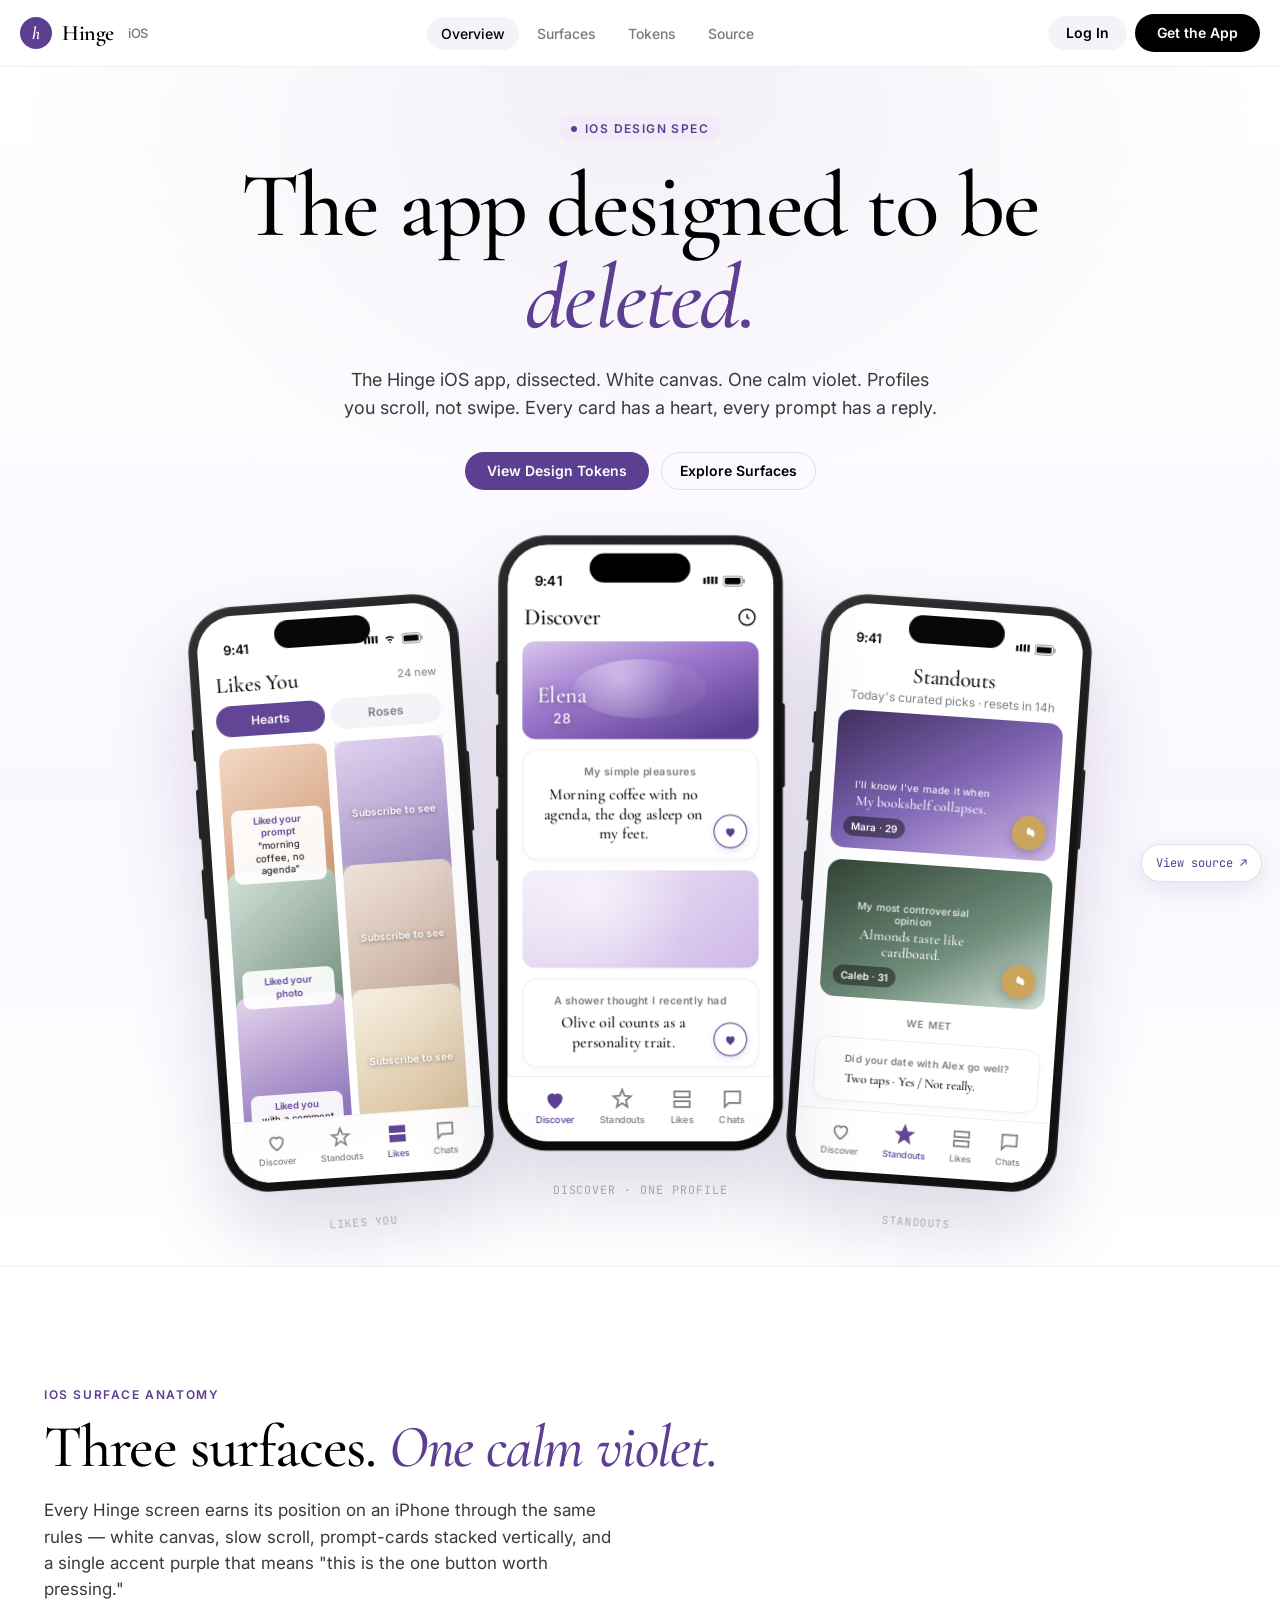
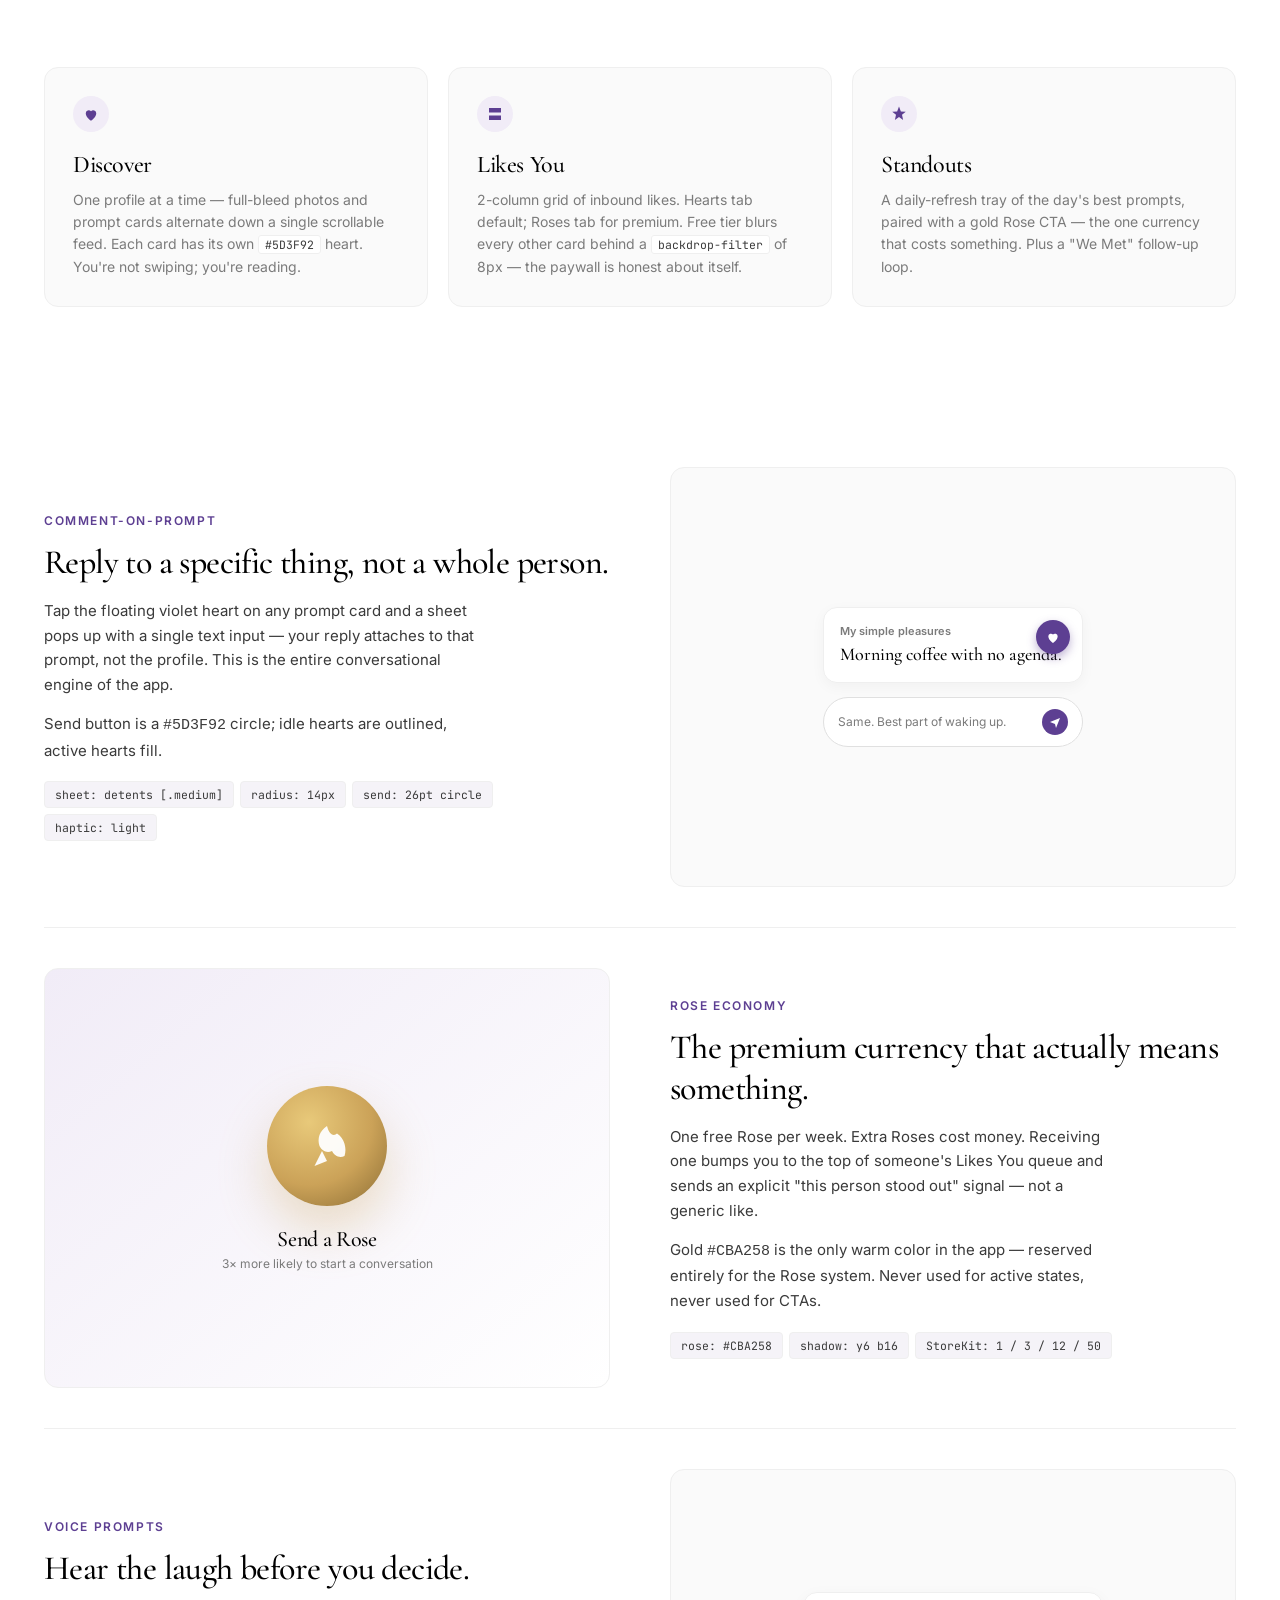
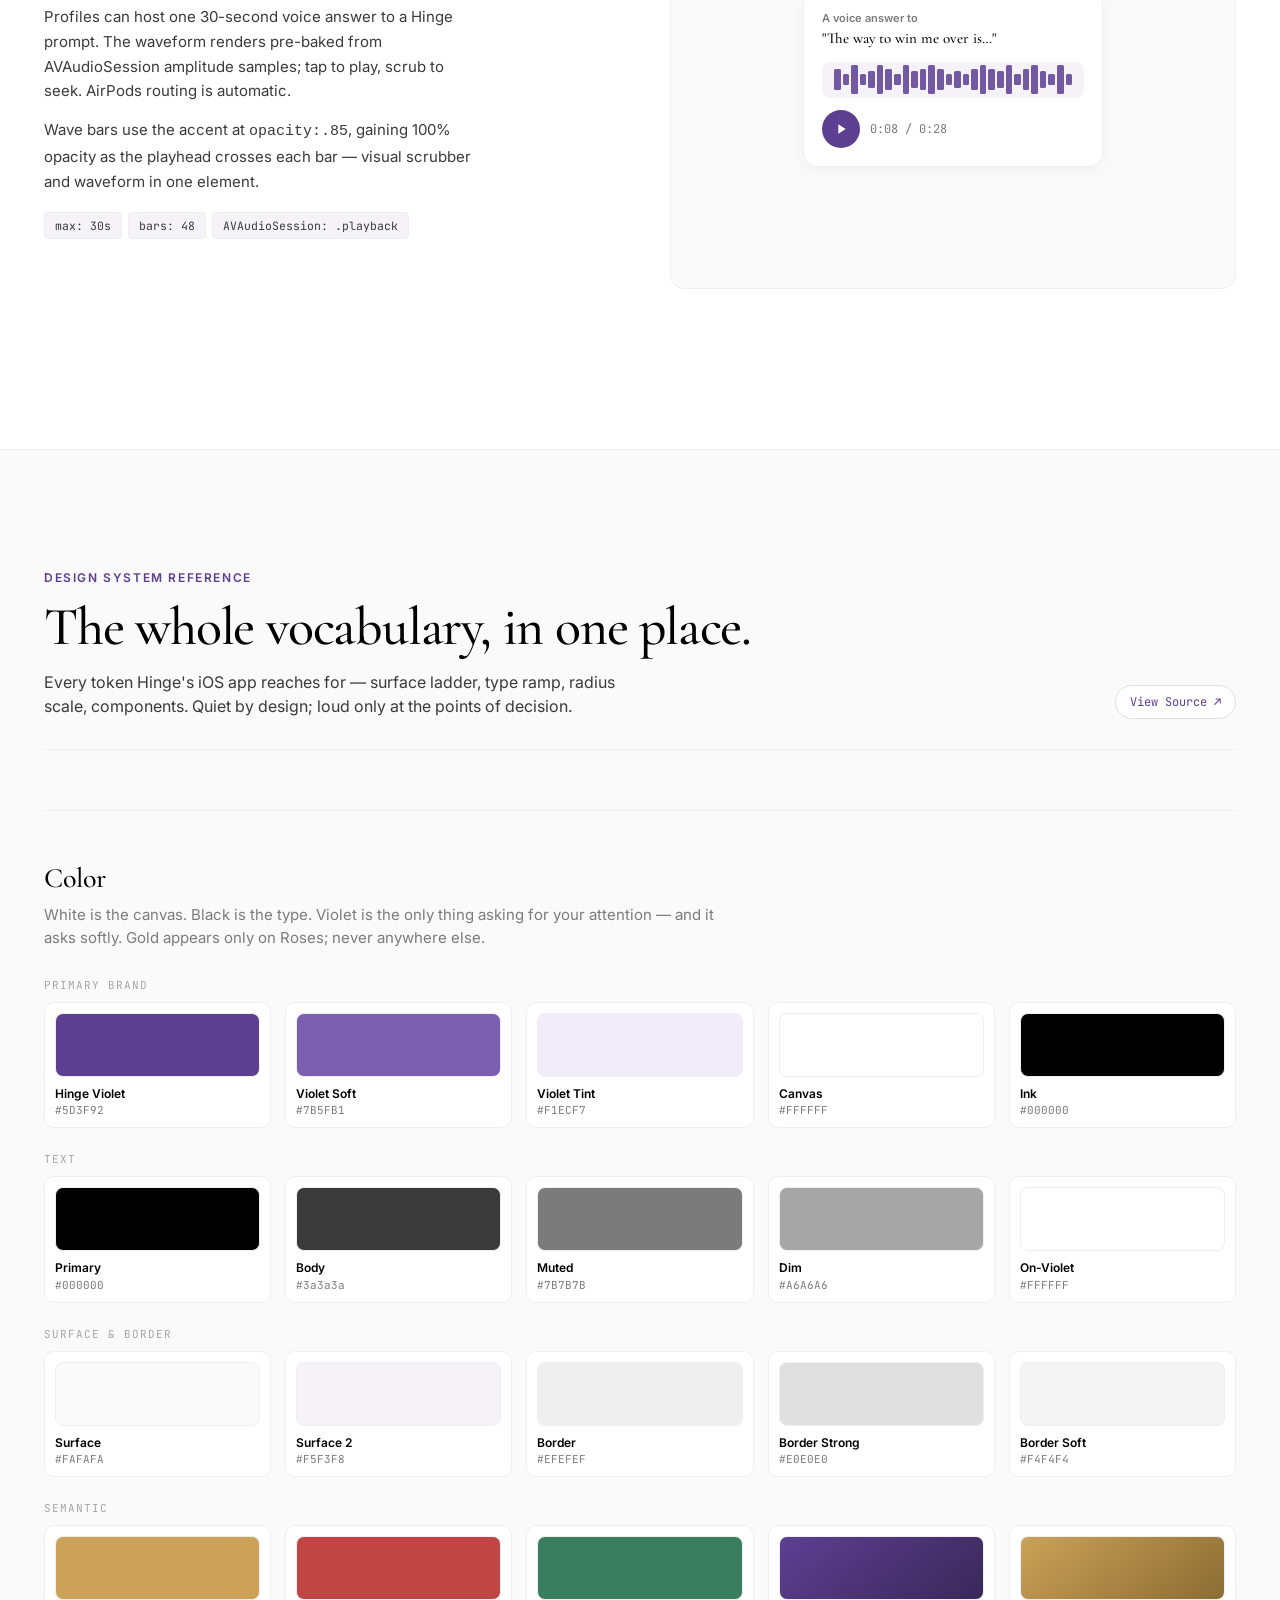
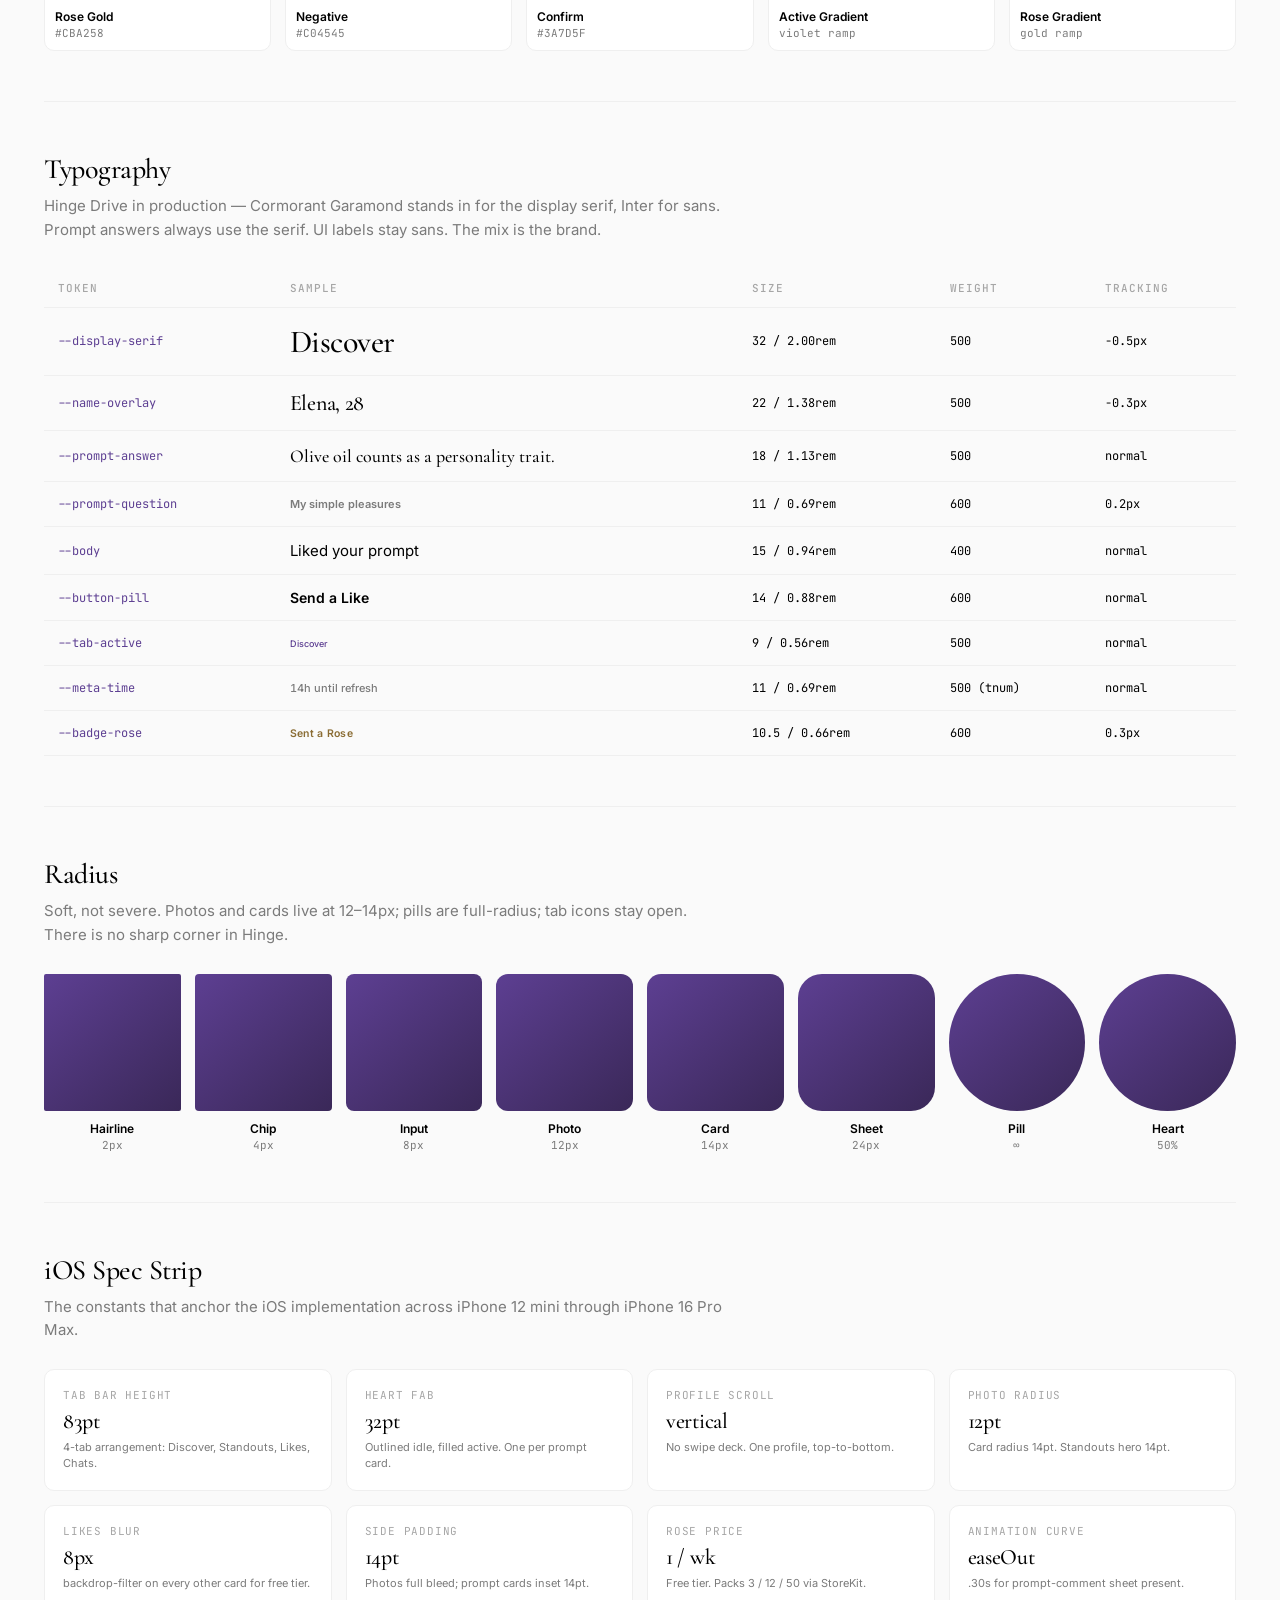
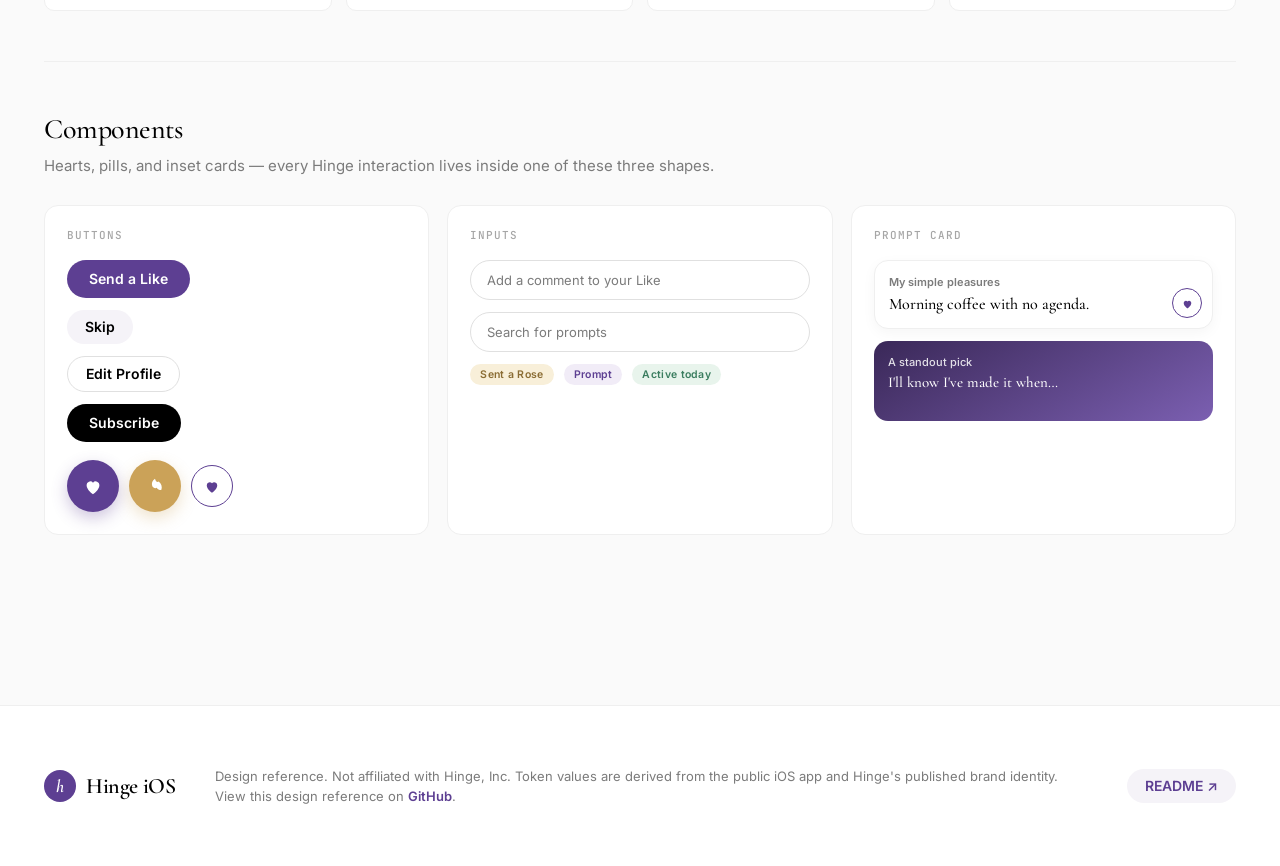
<file: skills/claude/awesome-design-html/assets/ios/design.hinge-ios.html>
<!doctype html>
<html lang="en">
<head>
<meta charset="utf-8" />
<meta name="viewport" content="width=device-width, initial-scale=1" />
<title>Hinge — iOS design spec</title>
<meta name="description" content="Hinge iOS app design reference. White canvas, calm purple accent, prompt-driven profiles, slow scroll, comment-the-prompt heart." />
<link rel="preconnect" href="https://fonts.googleapis.com" />
<link rel="preconnect" href="https://fonts.gstatic.com" crossorigin />
<link href="https://fonts.googleapis.com/css2?family=Inter:wght@400;500;600;700;800;900&family=Cormorant+Garamond:wght@400;500;600;700&family=JetBrains+Mono:wght@400;500&display=swap" rel="stylesheet" />
<style>
:root{
  --canvas:#fff; --surface-1:#fafafa; --surface-2:#f5f3f8; --surface-card:#fff; --surface-tint:#F1ECF7;
  --accent:#5D3F92; --accent-hover:#4A3175; --accent-soft:#7B5FB1;
  --ink:#000; --ink-soft:#3a3a3a; --ink-muted:#7B7B7B; --ink-dim:#A6A6A6;
  --border:#EFEFEF; --border-soft:#F4F4F4; --border-strong:#E0E0E0;
  --rose:#C9A24F; --negative:#C04545; --confirm:#3A7D5F;
  --font-ui:"Inter",-apple-system,BlinkMacSystemFont,"Helvetica Neue",helvetica,arial,sans-serif;
  --font-serif:"Cormorant Garamond","Georgia",serif;
  --font-mono:"JetBrains Mono",ui-monospace,monospace;
  --r-min:2px; --r-sm:4px; --r-md:8px; --r-lg:12px; --r-xl:14px; --r-pill:9999px;
}
*{box-sizing:border-box;margin:0;padding:0}
html,body{background:var(--canvas);color:var(--ink);font-family:var(--font-ui);-webkit-font-smoothing:antialiased}
a{color:inherit;text-decoration:none}
button{font-family:inherit;border:0;background:none;color:inherit;cursor:pointer}
img,svg{display:block;max-width:100%}
.container{max-width:1240px;margin:0 auto;padding:0 24px}

/* ========== NAV ========== */
.nav-wrap{position:sticky;top:0;z-index:50;background:rgba(255,255,255,.88);backdrop-filter:blur(18px);border-bottom:1px solid var(--border)}
.nav{display:flex;align-items:center;justify-content:space-between;padding:14px 0}
.brand{display:flex;align-items:center;gap:10px;font-family:var(--font-serif);font-weight:600;font-size:22px;letter-spacing:-.4px}
.brand-mark{width:32px;height:32px;border-radius:50%;background:var(--accent);display:grid;place-items:center;color:#fff;font-family:var(--font-serif);font-weight:600;font-size:18px;font-style:italic}
.nav-mid{display:flex;gap:4px}
.nav-pill{padding:8px 14px;border-radius:var(--r-pill);font-size:14px;font-weight:500;color:var(--ink-muted)}
.nav-pill:hover{color:var(--ink)}
.nav-pill.active{color:var(--ink);background:var(--surface-2)}
.nav-cta{display:flex;align-items:center;gap:8px}
.btn{display:inline-flex;align-items:center;gap:6px;font-weight:600;font-size:14px;line-height:1;cursor:pointer;border:0;text-decoration:none;transition:transform .12s, background .15s, color .15s}
.btn:hover{transform:scale(1.03)}
.btn-primary{background:var(--accent);color:#fff;padding:12px 22px;border-radius:var(--r-pill)}
.btn-primary:hover{background:var(--accent-hover)}
.btn-pill{background:var(--surface-2);color:var(--ink);padding:10px 18px;border-radius:var(--r-pill)}
.btn-outline{background:transparent;border:1px solid var(--border-strong);color:var(--ink);padding:10px 18px;border-radius:var(--r-pill)}
.btn-light{background:#000;color:#fff;padding:12px 22px;border-radius:var(--r-pill)}

/* ========== HERO ========== */
.hero{position:relative;padding:48px 0 100px;overflow:hidden;background:linear-gradient(180deg,#fff 0%,#FAF7FE 60%,#fff 100%)}
.hero::before{content:"";position:absolute;inset:0;background:radial-gradient(900px 600px at 50% 0%,rgba(93,63,146,.08),transparent 70%);pointer-events:none}
.hero-inner{position:relative;text-align:center;max-width:920px;margin:0 auto}
.hero-eyebrow{display:inline-flex;align-items:center;gap:8px;padding:6px 12px;border-radius:var(--r-pill);background:var(--surface-tint);color:var(--accent);font-size:12px;font-weight:600;letter-spacing:1.4px;text-transform:uppercase;margin-bottom:18px}
.hero-eyebrow .dot{width:6px;height:6px;border-radius:50%;background:var(--accent)}
.hero h1{font-family:var(--font-serif);font-size:clamp(46px,7.5vw,92px);line-height:1;letter-spacing:-1.8px;font-weight:500;margin-bottom:22px;color:var(--ink)}
.hero h1 .gradient-word{color:var(--accent);font-style:italic}
.hero p{font-size:18px;line-height:1.55;color:var(--ink-soft);max-width:600px;margin:0 auto 30px}
.hero-ctas{display:flex;gap:12px;justify-content:center;flex-wrap:wrap;margin-bottom:90px}
.hero-stage{position:relative;display:flex;justify-content:center;align-items:flex-end;gap:30px;perspective:1600px}

/* ========== iPHONE FRAME ========== */
.iphone{width:280px;aspect-ratio:9/19.5;background:linear-gradient(140deg,#2c2c2c,#0a0a0a 60%);border-radius:46px;padding:9px;position:relative;box-shadow:inset 0 0 0 1.5px rgba(255,255,255,.06),inset 0 -2px 0 rgba(0,0,0,.6),0 40px 80px rgba(74,49,117,.18),0 0 0 1px rgba(0,0,0,.04)}
.iphone::before{content:"";position:absolute;top:120px;left:-2px;width:3px;height:32px;background:#1a1a1a;border-radius:2px 0 0 2px}
.iphone::after{content:"";position:absolute;top:180px;left:-2px;width:3px;height:50px;background:#1a1a1a;border-radius:2px 0 0 2px;box-shadow:0 80px 0 #1a1a1a}
.iphone .right-btn{position:absolute;top:160px;right:-2px;width:3px;height:80px;background:#1a1a1a;border-radius:0 2px 2px 0}
.iphone-screen{width:100%;height:100%;border-radius:38px;overflow:hidden;position:relative;background:var(--canvas)}
.dynamic-island{position:absolute;top:8px;left:50%;transform:translateX(-50%);width:96px;height:28px;background:#000;border-radius:999px;z-index:20}
.status-bar{position:absolute;top:0;left:0;right:0;height:50px;display:flex;justify-content:space-between;align-items:center;padding:18px 26px 0;z-index:15;font-size:13px;font-weight:600;color:#000;letter-spacing:-.2px}
.status-bar.light{color:#fff}
.status-bar .sb-icons{display:flex;gap:5px;align-items:center}
.iphone-stage-center{transform:translateY(-30px) scale(1.05);z-index:3}
.iphone-stage-left{transform:rotate(-4deg) translateY(20px);z-index:2;opacity:.97}
.iphone-stage-right{transform:rotate(4deg) translateY(20px);z-index:2;opacity:.97}
.iphone-label{position:absolute;bottom:-44px;left:50%;transform:translateX(-50%);font-family:var(--font-mono);font-size:11px;color:var(--ink-dim);letter-spacing:.6px;text-transform:uppercase;white-space:nowrap}

/* ========== SCREENS ========== */
.scr{position:absolute;inset:0;color:var(--ink);font-size:11px;display:flex;flex-direction:column;padding-top:52px;background:var(--canvas)}

/* DISCOVER (profile) */
.dis-head{display:flex;align-items:center;justify-content:space-between;padding:4px 16px 10px}
.dis-head .dh-title{font-family:var(--font-serif);font-size:22px;font-weight:500;letter-spacing:-.3px}
.dis-head svg{width:18px;height:18px;stroke:var(--ink);fill:none;stroke-width:1.8}
.dis-scroll{flex:1;overflow:hidden;padding:0 14px 70px;display:flex;flex-direction:column;gap:10px}
.dis-photo{position:relative;border-radius:12px;overflow:hidden;aspect-ratio:4/5;background:linear-gradient(160deg,#d9c6ec,#a07ccf 40%,#5D3F92 90%)}
.dis-photo .face-tone{position:absolute;inset:18% 22% 22% 22%;border-radius:50%;background:radial-gradient(circle at 35% 30%,rgba(255,255,255,.45),rgba(255,255,255,.05) 60%)}
.dis-photo .name-overlay{position:absolute;left:14px;bottom:12px;color:#fff;text-shadow:0 2px 8px rgba(0,0,0,.4)}
.dis-photo .name-overlay .nm{font-family:var(--font-serif);font-size:22px;font-weight:500;line-height:1}
.dis-photo .name-overlay .age{font-size:13px;font-weight:500;opacity:.95;margin-top:3px}
.dis-card{border:1px solid var(--border);border-radius:14px;padding:14px;background:#fff;box-shadow:0 2px 8px rgba(0,0,0,.03);position:relative}
.dis-prompt{font-size:10px;font-weight:600;color:var(--ink-muted);letter-spacing:.2px;margin-bottom:6px}
.dis-answer{font-family:var(--font-serif);font-size:15px;line-height:1.25;color:var(--ink);font-weight:500;padding-right:32px}
.dis-heart{position:absolute;right:10px;bottom:10px;width:32px;height:32px;border-radius:50%;background:#fff;border:1.5px solid var(--accent);display:grid;place-items:center;box-shadow:0 2px 6px rgba(93,63,146,.18)}
.dis-heart svg{width:14px;height:14px;fill:var(--accent)}
.dis-photo-card{position:relative;border-radius:12px;overflow:hidden;aspect-ratio:4/5;background:linear-gradient(140deg,#F1ECF7,#cfb8e9)}
.dis-photo-card::after{content:"";position:absolute;inset:0;background:radial-gradient(circle at 30% 25%,rgba(255,255,255,.6),transparent 55%)}

/* LIKES YOU grid */
.ly-head{display:flex;align-items:center;justify-content:space-between;padding:4px 16px 8px}
.ly-tabs{display:flex;gap:6px;padding:0 14px 12px}
.ly-tab{flex:1;text-align:center;padding:8px 0;font-size:12px;font-weight:600;color:var(--ink-muted);border-radius:var(--r-pill);background:var(--surface-2)}
.ly-tab.active{color:#fff;background:var(--accent)}
.ly-grid{flex:1;padding:0 14px 70px;display:grid;grid-template-columns:1fr 1fr;gap:8px;overflow:hidden}
.ly-card{position:relative;border-radius:12px;overflow:hidden;aspect-ratio:3/4;background:linear-gradient(160deg,#d9c6ec,#7B5FB1)}
.ly-card.blur::after{content:"";position:absolute;inset:0;backdrop-filter:blur(8px);background:rgba(255,255,255,.35)}
.ly-card .ly-note{position:absolute;left:8px;right:8px;bottom:8px;background:rgba(255,255,255,.92);border-radius:8px;padding:6px 8px;font-size:9.5px;color:var(--ink);z-index:3;line-height:1.3}
.ly-card .ly-note b{font-weight:600;display:block;margin-bottom:1px;color:var(--accent)}
.ly-card .ly-lock{position:absolute;inset:0;display:grid;place-items:center;color:#fff;font-size:10px;font-weight:600;z-index:4;text-shadow:0 1px 4px rgba(0,0,0,.5)}

/* STANDOUTS */
.st-head{padding:4px 16px 8px}
.st-head .h1{font-family:var(--font-serif);font-size:22px;font-weight:500;letter-spacing:-.3px}
.st-head .h2{font-size:12px;color:var(--ink-muted);margin-top:2px}
.st-body{flex:1;padding:0 14px 70px;overflow:hidden;display:flex;flex-direction:column;gap:12px}
.st-card{position:relative;border-radius:14px;overflow:hidden;aspect-ratio:7/5;background:linear-gradient(150deg,#3a2858,#7B5FB1 50%,#cfb8e9)}
.st-card .st-prompt{position:absolute;left:12px;right:60px;bottom:38px;color:#fff}
.st-card .st-prompt .q{font-size:10px;font-weight:500;opacity:.88;letter-spacing:.2px}
.st-card .st-prompt .a{font-family:var(--font-serif);font-size:14px;font-weight:500;line-height:1.2;margin-top:3px}
.st-rose{position:absolute;right:10px;bottom:10px;width:34px;height:34px;border-radius:50%;background:#CBA258;display:grid;place-items:center;box-shadow:0 4px 12px rgba(0,0,0,.25)}
.st-rose svg{width:18px;height:18px;fill:#fff}
.st-card .name-pill{position:absolute;left:12px;bottom:12px;background:rgba(0,0,0,.45);color:#fff;padding:4px 8px;border-radius:999px;font-size:10px;font-weight:600}
.st-section-h{font-size:10px;font-weight:600;color:var(--ink-muted);text-transform:uppercase;letter-spacing:.8px;margin-top:4px}

/* tab bar */
.tab-bar{position:absolute;bottom:0;left:0;right:0;height:62px;background:rgba(255,255,255,.94);border-top:1px solid var(--border);display:flex;justify-content:space-around;align-items:flex-start;padding:10px 14px 0;backdrop-filter:blur(20px);z-index:10}
.tab{display:flex;flex-direction:column;align-items:center;gap:3px;color:var(--ink-muted);font-size:9px;font-weight:500}
.tab.active{color:var(--accent)}
.tab svg{width:22px;height:22px;fill:none;stroke:currentColor;stroke-width:1.8}
.tab.active svg{fill:currentColor;stroke:currentColor}

/* ========== FEATURES SECTION ========== */
.section{padding:120px 0;border-top:1px solid var(--border)}
.section-eyebrow{font-size:12px;letter-spacing:1.6px;text-transform:uppercase;font-weight:600;color:var(--accent);margin-bottom:14px}
.section-head{max-width:760px;margin-bottom:64px}
.section-head h2{font-family:var(--font-serif);font-size:clamp(36px,4.8vw,60px);font-weight:500;letter-spacing:-1.2px;line-height:1.05;margin-bottom:18px}
.section-head h2 em{font-style:italic;color:var(--accent)}
.section-head p{font-size:17px;color:var(--ink-soft);line-height:1.55;max-width:580px}

.feature-grid{display:grid;grid-template-columns:repeat(3,1fr);gap:20px}
.feat{background:var(--surface-1);border-radius:14px;padding:28px;border:1px solid var(--border)}
.feat:hover{background:var(--surface-tint)}
.feat .feat-ic{width:36px;height:36px;border-radius:50%;background:var(--surface-tint);display:grid;place-items:center;margin-bottom:18px}
.feat .feat-ic svg{width:18px;height:18px;fill:var(--accent)}
.feat h3{font-family:var(--font-serif);font-size:24px;font-weight:500;letter-spacing:-.4px;margin-bottom:10px}
.feat p{font-size:14px;color:var(--ink-muted);line-height:1.6}
.feat code{font-family:var(--font-mono);font-size:11.5px;background:#fff;padding:1px 6px;border-radius:3px;color:var(--ink-soft);border:1px solid var(--border)}

/* iOS-specific feature row */
.ios-feat{display:grid;grid-template-columns:1fr 1fr;gap:60px;align-items:center;padding:40px 0;border-top:1px solid var(--border)}
.ios-feat:first-child{border-top:0}
.ios-feat-text h3{font-family:var(--font-serif);font-size:34px;font-weight:500;letter-spacing:-.6px;margin-bottom:16px}
.ios-feat-text p{font-size:15px;color:var(--ink-soft);line-height:1.65;margin-bottom:14px;max-width:440px}
.ios-feat-tokens{display:flex;flex-wrap:wrap;gap:6px;margin-top:18px}
.ios-feat-tokens code{font-family:var(--font-mono);font-size:11.5px;background:var(--surface-2);padding:5px 10px;border-radius:4px;color:var(--ink-soft);border:1px solid var(--border)}
.ios-feat-visual{background:var(--surface-1);border-radius:14px;padding:50px;display:grid;place-items:center;min-height:420px;border:1px solid var(--border);position:relative;overflow:hidden}

/* Comment-on-prompt visual */
.cop-stack{display:flex;flex-direction:column;gap:14px;width:260px}
.cop-card{background:#fff;border:1px solid var(--border);border-radius:14px;padding:16px;box-shadow:0 4px 14px rgba(0,0,0,.04);position:relative}
.cop-card .q{font-size:11px;color:var(--ink-muted);font-weight:600;margin-bottom:5px}
.cop-card .a{font-family:var(--font-serif);font-size:18px;line-height:1.25;font-weight:500}
.cop-heart-fab{position:absolute;right:12px;top:12px;width:34px;height:34px;border-radius:50%;background:var(--accent);display:grid;place-items:center;box-shadow:0 4px 10px rgba(93,63,146,.4)}
.cop-heart-fab svg{width:16px;height:16px;fill:#fff}
.cop-input{background:#fff;border:1px solid var(--border-strong);border-radius:var(--r-pill);padding:11px 14px;display:flex;align-items:center;gap:8px;font-size:12px;color:var(--ink-muted)}
.cop-input .send{margin-left:auto;width:26px;height:26px;border-radius:50%;background:var(--accent);display:grid;place-items:center}
.cop-input .send svg{width:12px;height:12px;fill:#fff}

/* Rose visual */
.rose-stage{display:flex;flex-direction:column;align-items:center;gap:20px}
.rose-big{width:120px;height:120px;border-radius:50%;background:radial-gradient(circle at 35% 30%,#E8C97A,#CBA258 55%,#8a6c33);display:grid;place-items:center;box-shadow:0 24px 50px rgba(203,162,88,.32)}
.rose-big svg{width:60px;height:60px;fill:#fff;opacity:.95}
.rose-meta{text-align:center}
.rose-meta .rm-t{font-family:var(--font-serif);font-size:22px;font-weight:500;letter-spacing:-.3px}
.rose-meta .rm-s{font-size:12px;color:var(--ink-muted);margin-top:4px}

/* Voice prompt visual */
.vp-stack{width:300px;background:#fff;border:1px solid var(--border);border-radius:14px;padding:18px;box-shadow:0 4px 16px rgba(0,0,0,.04)}
.vp-q{font-size:11px;color:var(--ink-muted);font-weight:600;margin-bottom:4px}
.vp-a{font-family:var(--font-serif);font-size:15px;font-weight:500;line-height:1.25;margin-bottom:14px}
.vp-wave{display:flex;align-items:center;gap:2px;height:36px;background:var(--surface-2);border-radius:8px;padding:0 12px}
.vp-wave span{flex:1;background:var(--accent);border-radius:1.5px;opacity:.85}
.vp-wave span:nth-child(odd){height:60%}
.vp-wave span:nth-child(even){height:30%}
.vp-wave span:nth-child(3n){height:80%}
.vp-wave span:nth-child(5n){height:45%}
.vp-controls{display:flex;align-items:center;gap:10px;margin-top:12px}
.vp-controls .play{width:38px;height:38px;border-radius:50%;background:var(--accent);display:grid;place-items:center}
.vp-controls .play svg{width:16px;height:16px;fill:#fff}
.vp-time{font-family:var(--font-mono);font-size:12px;color:var(--ink-muted)}

/* ========== DESIGN SYSTEM SECTION (Part B) ========== */
.ds-section{padding:120px 0;background:var(--surface-1);border-top:1px solid var(--border)}
.ds-intro{display:grid;grid-template-columns:1fr auto;gap:24px;align-items:end;margin-bottom:60px;border-bottom:1px solid var(--border);padding-bottom:30px}
.ds-intro h2{font-family:var(--font-serif);font-size:clamp(34px,4.2vw,54px);font-weight:500;letter-spacing:-1.2px;line-height:1.05;margin:14px 0 14px}
.ds-intro p{font-size:16px;color:var(--ink-soft);max-width:580px;line-height:1.55}
.ds-source{font-family:var(--font-mono);font-size:12px;color:var(--accent);border:1px solid var(--border-strong);padding:8px 14px;border-radius:var(--r-pill);white-space:nowrap;background:#fff}
.ds-source:hover{background:var(--surface-tint)}

.ds-block{padding:50px 0;border-top:1px solid var(--border)}
.ds-block:first-of-type{border-top:0;padding-top:0}
.ds-heading{font-family:var(--font-serif);font-size:28px;font-weight:500;letter-spacing:-.5px;margin-bottom:8px}
.ds-desc{font-size:15px;color:var(--ink-muted);max-width:680px;line-height:1.55;margin-bottom:28px}
.ds-caption{font-family:var(--font-mono);font-size:11px;text-transform:uppercase;letter-spacing:1px;color:var(--ink-dim);margin:24px 0 10px}

/* swatches */
.ds-swatches{display:grid;grid-template-columns:repeat(5,1fr);gap:14px}
.ds-sw{background:#fff;border-radius:10px;padding:10px;border:1px solid var(--border)}
.ds-sw .chip{height:64px;border-radius:8px;margin-bottom:10px;border:1px solid var(--border)}
.ds-sw .name{font-size:12px;font-weight:600;line-height:1.2}
.ds-sw .val{font-family:var(--font-mono);font-size:11px;color:var(--ink-muted);margin-top:2px}

/* type table */
.ds-type-table{width:100%;border-collapse:collapse;font-family:var(--font-mono);font-size:12px}
.ds-type-table th{text-align:left;padding:12px 14px;color:var(--ink-dim);font-weight:500;border-bottom:1px solid var(--border);text-transform:uppercase;letter-spacing:1px;font-size:11px}
.ds-type-table td{padding:14px;border-bottom:1px solid var(--border);vertical-align:middle}
.ds-type-table td.token{color:var(--accent)}
.ds-type-table td.sample{font-family:var(--font-ui);color:var(--ink)}
.ds-type-table td.sample.serif{font-family:var(--font-serif)}

/* radius */
.ds-radius{display:grid;grid-template-columns:repeat(8,1fr);gap:14px}
.ds-radius-cell{text-align:center}
.ds-radius-box{width:100%;aspect-ratio:1;background:linear-gradient(140deg,var(--accent),#3a2858);margin-bottom:10px}
.ds-radius-label{font-size:12px;font-weight:600}
.ds-radius-val{font-family:var(--font-mono);font-size:11px;color:var(--ink-muted);margin-top:2px}

/* components */
.ds-comp{display:grid;grid-template-columns:repeat(3,1fr);gap:18px}
.ds-card{background:#fff;border-radius:14px;padding:22px;border:1px solid var(--border)}
.ds-card h5{font-family:var(--font-mono);font-size:11px;text-transform:uppercase;letter-spacing:1px;color:var(--ink-dim);margin-bottom:18px;font-weight:500}
.ds-card-stack{display:flex;flex-direction:column;gap:12px;align-items:flex-start}
.ds-card-row{display:flex;gap:10px;align-items:center;flex-wrap:wrap}
.btn-circle{width:52px;height:52px;border-radius:50%;background:var(--accent);color:#fff;display:grid;place-items:center;cursor:pointer;box-shadow:0 6px 16px rgba(93,63,146,.3)}
.btn-circle svg{width:22px;height:22px;fill:currentColor}
.btn-circle-rose{width:52px;height:52px;border-radius:50%;background:#CBA258;color:#fff;display:grid;place-items:center;box-shadow:0 6px 16px rgba(203,162,88,.3)}
.btn-circle-rose svg{width:22px;height:22px;fill:currentColor}
.btn-ghost-circle{width:42px;height:42px;border-radius:50%;background:#fff;border:1.5px solid var(--accent);color:var(--accent);display:grid;place-items:center}
.btn-ghost-circle svg{width:18px;height:18px;fill:currentColor}
.input-pill{background:#fff;border:1px solid var(--border-strong);border-radius:var(--r-pill);padding:11px 16px;color:var(--ink);font-family:inherit;font-size:13px;width:100%;outline:none}
.input-pill::placeholder{color:var(--ink-muted)}
.tag{font-size:10.5px;font-weight:600;padding:4px 10px;border-radius:999px;letter-spacing:.3px}
.tag-rose{background:#F8EFD9;color:#8a6c33}
.tag-prompt{background:var(--surface-tint);color:var(--accent)}
.tag-new{background:#E8F4EC;color:var(--confirm)}

/* iOS-specific token strip */
.token-strip{display:grid;grid-template-columns:repeat(4,1fr);gap:14px;margin-top:28px}
.token-cell{background:#fff;border-radius:10px;padding:18px;border:1px solid var(--border)}
.token-cell .tk-label{font-family:var(--font-mono);font-size:11px;color:var(--ink-dim);text-transform:uppercase;letter-spacing:.8px}
.token-cell .tk-val{font-family:var(--font-serif);font-size:22px;font-weight:500;margin-top:6px;color:var(--ink);letter-spacing:-.3px}
.token-cell .tk-note{font-size:11px;color:var(--ink-muted);margin-top:6px;line-height:1.45}

/* ========== FOOTER ========== */
footer{padding:60px 0;border-top:1px solid var(--border);background:#fff}
.foot{display:grid;grid-template-columns:auto 1fr auto;gap:40px;align-items:center}
.foot p{font-size:13px;color:var(--ink-muted);line-height:1.55}
.foot a{color:var(--accent);font-weight:600}

/* floating link */
.float-link{position:fixed;bottom:18px;right:18px;background:#fff;border:1px solid var(--border-strong);color:var(--accent);font-family:var(--font-mono);font-size:12px;padding:10px 14px;border-radius:var(--r-pill);z-index:99;box-shadow:0 8px 24px rgba(93,63,146,.12)}
.float-link:hover{background:var(--surface-tint)}

@media(max-width:920px){
  .hero-stage{flex-direction:column;align-items:center;gap:60px}
  .iphone-stage-center,.iphone-stage-left,.iphone-stage-right{transform:none}
  .ios-feat{grid-template-columns:1fr;gap:30px}
  .feature-grid{grid-template-columns:1fr}
  .ds-swatches{grid-template-columns:repeat(2,1fr)}
  .ds-radius{grid-template-columns:repeat(4,1fr)}
  .ds-comp{grid-template-columns:1fr}
  .token-strip{grid-template-columns:repeat(2,1fr)}
  .foot{grid-template-columns:1fr;text-align:center}
  .nav-mid{display:none}
}
</style>
</head>
<body>

<!-- ===== NAV ===== -->
<div class="nav-wrap">
  <div class="container nav">
    <div class="brand">
      <span class="brand-mark">h</span>
      Hinge <span style="font-family:var(--font-ui);font-weight:500;color:var(--ink-muted);font-size:13px;margin-left:4px">iOS</span>
    </div>
    <nav class="nav-mid">
      <a class="nav-pill active" href="#hero">Overview</a>
      <a class="nav-pill" href="#features">Surfaces</a>
      <a class="nav-pill" href="#design-system">Tokens</a>
      <a class="nav-pill" href="#footer">Source</a>
    </nav>
    <div class="nav-cta">
      <a class="btn btn-pill" href="#">Log In</a>
      <a class="btn btn-light" href="#">Get the App</a>
    </div>
  </div>
</div>

<!-- ===== HERO ===== -->
<section class="hero" id="hero">
  <div class="container hero-inner">
    <div class="hero-eyebrow"><span class="dot"></span>iOS Design Spec</div>
    <h1>The app designed to be <span class="gradient-word">deleted.</span></h1>
    <p>The Hinge iOS app, dissected. White canvas. One calm violet. Profiles you scroll, not swipe. Every card has a heart, every prompt has a reply.</p>
    <div class="hero-ctas">
      <a class="btn btn-primary" href="#design-system">View Design Tokens</a>
      <a class="btn btn-outline" href="#features">Explore Surfaces</a>
    </div>

    <div class="hero-stage">

      <!-- LIKES YOU -->
      <div class="iphone iphone-stage-left">
        <span class="right-btn"></span>
        <div class="iphone-screen">
          <div class="dynamic-island"></div>
          <div class="status-bar">
            <span>9:41</span>
            <div class="sb-icons">
              <svg width="14" height="9" viewBox="0 0 18 12" fill="#000"><rect x="0" y="2" width="3" height="8" rx="1"/><rect x="5" y="0" width="3" height="10" rx="1"/><rect x="10" y="0" width="3" height="10" rx="1"/><rect x="15" y="0" width="3" height="10" rx="1"/></svg>
              <svg width="14" height="10" viewBox="0 0 18 14" fill="#000"><path d="M9 3c-2.4 0-4.6.9-6.3 2.4l1.6 1.6C5.6 5.8 7.2 5.2 9 5.2s3.4.6 4.7 1.8l1.6-1.6C13.6 3.9 11.4 3 9 3zm0 4c-1.4 0-2.7.5-3.6 1.4l1.6 1.6C7.5 9.4 8.2 9.2 9 9.2s1.5.2 2 .8l1.6-1.6C11.7 7.5 10.4 7 9 7zm0 4l-1.4 1.4c.4.4.9.6 1.4.6s1-.2 1.4-.6L9 11z"/></svg>
              <svg width="22" height="11" viewBox="0 0 25 12" fill="none"><rect x="0" y="0.5" width="21" height="11" rx="3" stroke="#000" stroke-opacity="0.5"/><rect x="2" y="2.5" width="17" height="7" rx="1.5" fill="#000"/><rect x="22" y="3.5" width="1.5" height="5" rx="0.5" fill="#000" fill-opacity="0.5"/></svg>
            </div>
          </div>
          <div class="scr">
            <div class="ly-head">
              <div style="font-family:var(--font-serif);font-size:22px;font-weight:500">Likes You</div>
              <div style="font-size:11px;color:var(--ink-muted)">24 new</div>
            </div>
            <div class="ly-tabs">
              <div class="ly-tab active">Hearts</div>
              <div class="ly-tab">Roses</div>
            </div>
            <div class="ly-grid">
              <div class="ly-card" style="background:linear-gradient(150deg,#f4d8c2,#c98f6b)">
                <div class="ly-note"><b>Liked your prompt</b>"morning coffee, no agenda"</div>
              </div>
              <div class="ly-card blur" style="background:linear-gradient(160deg,#cfb8e9,#5D3F92)">
                <div class="ly-lock">Subscribe to see</div>
              </div>
              <div class="ly-card" style="background:linear-gradient(140deg,#d3e1d8,#6b8a78)">
                <div class="ly-note"><b>Liked your photo</b></div>
              </div>
              <div class="ly-card blur" style="background:linear-gradient(150deg,#e8d4c8,#9c6f55)">
                <div class="ly-lock">Subscribe to see</div>
              </div>
              <div class="ly-card" style="background:linear-gradient(160deg,#e4d2eb,#7B5FB1)">
                <div class="ly-note"><b>Liked you</b>with a comment</div>
              </div>
              <div class="ly-card blur" style="background:linear-gradient(150deg,#f5e9d6,#b88f4f)">
                <div class="ly-lock">Subscribe to see</div>
              </div>
            </div>
            <div class="tab-bar">
              <div class="tab"><svg viewBox="0 0 24 24"><path d="M12 21s-7-4.35-7-10a4 4 0 017-2.65A4 4 0 0119 11c0 5.65-7 10-7 10z"/></svg>Discover</div>
              <div class="tab"><svg viewBox="0 0 24 24"><path d="M12 2l2.5 6.5L21 9l-5 4 1.5 7L12 16l-5.5 4L8 13l-5-4 6.5-.5z"/></svg>Standouts</div>
              <div class="tab active"><svg viewBox="0 0 24 24" fill="currentColor"><path d="M4 4h16v6H4zm0 10h16v6H4z"/></svg>Likes</div>
              <div class="tab"><svg viewBox="0 0 24 24"><path d="M4 4h16v12H8l-4 4z"/></svg>Chats</div>
            </div>
          </div>
        </div>
        <div class="iphone-label">Likes You</div>
      </div>

      <!-- DISCOVER (center) -->
      <div class="iphone iphone-stage-center">
        <span class="right-btn"></span>
        <div class="iphone-screen">
          <div class="dynamic-island"></div>
          <div class="status-bar">
            <span>9:41</span>
            <div class="sb-icons">
              <svg width="14" height="9" viewBox="0 0 18 12" fill="#000"><rect x="0" y="2" width="3" height="8" rx="1"/><rect x="5" y="0" width="3" height="10" rx="1"/><rect x="10" y="0" width="3" height="10" rx="1"/><rect x="15" y="0" width="3" height="10" rx="1"/></svg>
              <svg width="22" height="11" viewBox="0 0 25 12" fill="none"><rect x="0" y="0.5" width="21" height="11" rx="3" stroke="#000" stroke-opacity="0.5"/><rect x="2" y="2.5" width="17" height="7" rx="1.5" fill="#000"/><rect x="22" y="3.5" width="1.5" height="5" rx="0.5" fill="#000" fill-opacity="0.5"/></svg>
            </div>
          </div>
          <div class="scr">
            <div class="dis-head">
              <div class="dh-title">Discover</div>
              <svg viewBox="0 0 24 24"><circle cx="12" cy="12" r="10"/><path d="M12 8v4l3 2"/></svg>
            </div>
            <div class="dis-scroll">
              <div class="dis-photo">
                <div class="face-tone"></div>
                <div class="name-overlay">
                  <div class="nm">Elena</div>
                  <div class="age">28</div>
                </div>
              </div>
              <div class="dis-card">
                <div class="dis-prompt">My simple pleasures</div>
                <div class="dis-answer">Morning coffee with no agenda, the dog asleep on my feet.</div>
                <div class="dis-heart"><svg viewBox="0 0 24 24"><path d="M12 21s-7-4.35-7-10a4 4 0 017-2.65A4 4 0 0119 11c0 5.65-7 10-7 10z"/></svg></div>
              </div>
              <div class="dis-photo-card"></div>
              <div class="dis-card">
                <div class="dis-prompt">A shower thought I recently had</div>
                <div class="dis-answer">Olive oil counts as a personality trait.</div>
                <div class="dis-heart"><svg viewBox="0 0 24 24"><path d="M12 21s-7-4.35-7-10a4 4 0 017-2.65A4 4 0 0119 11c0 5.65-7 10-7 10z"/></svg></div>
              </div>
            </div>
            <div class="tab-bar">
              <div class="tab active"><svg viewBox="0 0 24 24" fill="currentColor"><path d="M12 21s-7-4.35-7-10a4 4 0 017-2.65A4 4 0 0119 11c0 5.65-7 10-7 10z"/></svg>Discover</div>
              <div class="tab"><svg viewBox="0 0 24 24"><path d="M12 2l2.5 6.5L21 9l-5 4 1.5 7L12 16l-5.5 4L8 13l-5-4 6.5-.5z"/></svg>Standouts</div>
              <div class="tab"><svg viewBox="0 0 24 24"><path d="M4 4h16v6H4zm0 10h16v6H4z"/></svg>Likes</div>
              <div class="tab"><svg viewBox="0 0 24 24"><path d="M4 4h16v12H8l-4 4z"/></svg>Chats</div>
            </div>
          </div>
        </div>
        <div class="iphone-label">Discover · One Profile</div>
      </div>

      <!-- STANDOUTS -->
      <div class="iphone iphone-stage-right">
        <span class="right-btn"></span>
        <div class="iphone-screen">
          <div class="dynamic-island"></div>
          <div class="status-bar">
            <span>9:41</span>
            <div class="sb-icons">
              <svg width="14" height="9" viewBox="0 0 18 12" fill="#000"><rect x="0" y="2" width="3" height="8" rx="1"/><rect x="5" y="0" width="3" height="10" rx="1"/><rect x="10" y="0" width="3" height="10" rx="1"/><rect x="15" y="0" width="3" height="10" rx="1"/></svg>
              <svg width="22" height="11" viewBox="0 0 25 12" fill="none"><rect x="0" y="0.5" width="21" height="11" rx="3" stroke="#000" stroke-opacity="0.5"/><rect x="2" y="2.5" width="17" height="7" rx="1.5" fill="#000"/><rect x="22" y="3.5" width="1.5" height="5" rx="0.5" fill="#000" fill-opacity="0.5"/></svg>
            </div>
          </div>
          <div class="scr">
            <div class="st-head">
              <div class="h1">Standouts</div>
              <div class="h2">Today's curated picks · resets in 14h</div>
            </div>
            <div class="st-body">
              <div class="st-card">
                <div class="name-pill">Mara · 29</div>
                <div class="st-prompt">
                  <div class="q">I'll know I've made it when</div>
                  <div class="a">My bookshelf collapses.</div>
                </div>
                <div class="st-rose">
                  <svg viewBox="0 0 24 24"><path d="M12 4c-3 2-4 5-3 8 1 2 3 3 5 2 1 2 3 3 5 2 1-3 0-7-3-9-1 1-3 1-4-3z"/></svg>
                </div>
              </div>
              <div class="st-card" style="background:linear-gradient(150deg,#2b3e2e,#6b8a78 60%,#d3e1d8)">
                <div class="name-pill">Caleb · 31</div>
                <div class="st-prompt">
                  <div class="q">My most controversial opinion</div>
                  <div class="a">Almonds taste like cardboard.</div>
                </div>
                <div class="st-rose">
                  <svg viewBox="0 0 24 24"><path d="M12 4c-3 2-4 5-3 8 1 2 3 3 5 2 1 2 3 3 5 2 1-3 0-7-3-9-1 1-3 1-4-3z"/></svg>
                </div>
              </div>
              <div class="st-section-h">We Met</div>
              <div class="dis-card">
                <div class="dis-prompt">Did your date with Alex go well?</div>
                <div class="dis-answer" style="font-size:13px">Two taps · Yes / Not really.</div>
              </div>
            </div>
            <div class="tab-bar">
              <div class="tab"><svg viewBox="0 0 24 24"><path d="M12 21s-7-4.35-7-10a4 4 0 017-2.65A4 4 0 0119 11c0 5.65-7 10-7 10z"/></svg>Discover</div>
              <div class="tab active"><svg viewBox="0 0 24 24" fill="currentColor"><path d="M12 2l2.5 6.5L21 9l-5 4 1.5 7L12 16l-5.5 4L8 13l-5-4 6.5-.5z"/></svg>Standouts</div>
              <div class="tab"><svg viewBox="0 0 24 24"><path d="M4 4h16v6H4zm0 10h16v6H4z"/></svg>Likes</div>
              <div class="tab"><svg viewBox="0 0 24 24"><path d="M4 4h16v12H8l-4 4z"/></svg>Chats</div>
            </div>
          </div>
        </div>
        <div class="iphone-label">Standouts</div>
      </div>

    </div>
  </div>
</section>

<!-- ===== FEATURES ===== -->
<section class="section" id="features">
  <div class="container">
    <div class="section-head">
      <div class="section-eyebrow">iOS Surface Anatomy</div>
      <h2>Three surfaces. <em>One calm violet.</em></h2>
      <p>Every Hinge screen earns its position on an iPhone through the same rules — white canvas, slow scroll, prompt-cards stacked vertically, and a single accent purple that means "this is the one button worth pressing."</p>
    </div>

    <div class="feature-grid">
      <div class="feat">
        <div class="feat-ic"><svg viewBox="0 0 24 24"><path d="M12 21s-7-4.35-7-10a4 4 0 017-2.65A4 4 0 0119 11c0 5.65-7 10-7 10z"/></svg></div>
        <h3>Discover</h3>
        <p>One profile at a time — full-bleed photos and prompt cards alternate down a single scrollable feed. Each card has its own <code>#5D3F92</code> heart. You're not swiping; you're reading.</p>
      </div>
      <div class="feat">
        <div class="feat-ic"><svg viewBox="0 0 24 24"><path d="M4 4h16v6H4zm0 10h16v6H4z"/></svg></div>
        <h3>Likes You</h3>
        <p>2-column grid of inbound likes. Hearts tab default; Roses tab for premium. Free tier blurs every other card behind a <code>backdrop-filter</code> of 8px — the paywall is honest about itself.</p>
      </div>
      <div class="feat">
        <div class="feat-ic"><svg viewBox="0 0 24 24"><path d="M12 2l2.5 6.5L21 9l-5 4 1.5 7L12 16l-5.5 4L8 13l-5-4 6.5-.5z"/></svg></div>
        <h3>Standouts</h3>
        <p>A daily-refresh tray of the day's best prompts, paired with a gold Rose CTA — the one currency that costs something. Plus a "We Met" follow-up loop.</p>
      </div>
    </div>

    <!-- iOS-specific feature blocks -->
    <div style="margin-top:120px">

      <div class="ios-feat">
        <div class="ios-feat-text">
          <div class="section-eyebrow">Comment-on-Prompt</div>
          <h3>Reply to a specific thing, not a whole person.</h3>
          <p>Tap the floating violet heart on any prompt card and a sheet pops up with a single text input — your reply attaches to that prompt, not the profile. This is the entire conversational engine of the app.</p>
          <p>Send button is a <code>#5D3F92</code> circle; idle hearts are outlined, active hearts fill.</p>
          <div class="ios-feat-tokens">
            <code>sheet: detents [.medium]</code>
            <code>radius: 14px</code>
            <code>send: 26pt circle</code>
            <code>haptic: light</code>
          </div>
        </div>
        <div class="ios-feat-visual">
          <div class="cop-stack">
            <div class="cop-card">
              <div class="q">My simple pleasures</div>
              <div class="a">Morning coffee with no agenda.</div>
              <div class="cop-heart-fab"><svg viewBox="0 0 24 24"><path d="M12 21s-7-4.35-7-10a4 4 0 017-2.65A4 4 0 0119 11c0 5.65-7 10-7 10z"/></svg></div>
            </div>
            <div class="cop-input">
              <span>Same. Best part of waking up.</span>
              <span class="send"><svg viewBox="0 0 24 24"><path d="M2 12l20-8-8 20-2-8-10-4z"/></svg></span>
            </div>
          </div>
        </div>
      </div>

      <div class="ios-feat">
        <div class="ios-feat-visual" style="background:linear-gradient(140deg,#F1ECF7,#fff)">
          <div class="rose-stage">
            <div class="rose-big">
              <svg viewBox="0 0 24 24"><path d="M12 4c-3 2-4 5-3 8 1 2 3 3 5 2 1 2 3 3 5 2 1-3 0-7-3-9-1 1-3 1-4-3zM10 14l-3 6 5-2"/></svg>
            </div>
            <div class="rose-meta">
              <div class="rm-t">Send a Rose</div>
              <div class="rm-s">3× more likely to start a conversation</div>
            </div>
          </div>
        </div>
        <div class="ios-feat-text">
          <div class="section-eyebrow">Rose Economy</div>
          <h3>The premium currency that actually means something.</h3>
          <p>One free Rose per week. Extra Roses cost money. Receiving one bumps you to the top of someone's Likes You queue and sends an explicit "this person stood out" signal — not a generic like.</p>
          <p>Gold <code>#CBA258</code> is the only warm color in the app — reserved entirely for the Rose system. Never used for active states, never used for CTAs.</p>
          <div class="ios-feat-tokens">
            <code>rose: #CBA258</code>
            <code>shadow: y6 b16</code>
            <code>StoreKit: 1 / 3 / 12 / 50</code>
          </div>
        </div>
      </div>

      <div class="ios-feat">
        <div class="ios-feat-text">
          <div class="section-eyebrow">Voice Prompts</div>
          <h3>Hear the laugh before you decide.</h3>
          <p>Profiles can host one 30-second voice answer to a Hinge prompt. The waveform renders pre-baked from AVAudioSession amplitude samples; tap to play, scrub to seek. AirPods routing is automatic.</p>
          <p>Wave bars use the accent at <code>opacity:.85</code>, gaining 100% opacity as the playhead crosses each bar — visual scrubber and waveform in one element.</p>
          <div class="ios-feat-tokens">
            <code>max: 30s</code>
            <code>bars: 48</code>
            <code>AVAudioSession: .playback</code>
          </div>
        </div>
        <div class="ios-feat-visual">
          <div class="vp-stack">
            <div class="vp-q">A voice answer to</div>
            <div class="vp-a">"The way to win me over is…"</div>
            <div class="vp-wave">
              <span></span><span></span><span></span><span></span><span></span><span></span><span></span><span></span><span></span><span></span><span></span><span></span><span></span><span></span><span></span><span></span><span></span><span></span><span></span><span></span><span></span><span></span><span></span><span></span><span></span><span></span><span></span><span></span>
            </div>
            <div class="vp-controls">
              <div class="play"><svg viewBox="0 0 24 24"><path d="M8 5v14l11-7z"/></svg></div>
              <div class="vp-time">0:08 / 0:28</div>
            </div>
          </div>
        </div>
      </div>

    </div>
  </div>
</section>

<!-- ===== DESIGN SYSTEM (Part B) ===== -->
<section class="ds-section" id="design-system">
  <div class="container">

    <div class="ds-intro">
      <div>
        <div class="section-eyebrow">Design System Reference</div>
        <h2>The whole vocabulary, in one place.</h2>
        <p>Every token Hinge's iOS app reaches for — surface ladder, type ramp, radius scale, components. Quiet by design; loud only at the points of decision.</p>
      </div>
      <a class="ds-source" href="https://github.com/yzfly/awesome-design-html/blob/main/assets/ios/design.hinge-ios.html" target="_blank" rel="noopener">View Source ↗</a>
    </div>

    <!-- COLORS -->
    <div class="ds-block">
      <h3 class="ds-heading">Color</h3>
      <p class="ds-desc">White is the canvas. Black is the type. Violet is the only thing asking for your attention — and it asks softly. Gold appears only on Roses; never anywhere else.</p>

      <div class="ds-caption">Primary Brand</div>
      <div class="ds-swatches">
        <div class="ds-sw"><div class="chip" style="background:#5D3F92"></div><div class="name">Hinge Violet</div><div class="val">#5D3F92</div></div>
        <div class="ds-sw"><div class="chip" style="background:#7B5FB1"></div><div class="name">Violet Soft</div><div class="val">#7B5FB1</div></div>
        <div class="ds-sw"><div class="chip" style="background:#F1ECF7"></div><div class="name">Violet Tint</div><div class="val">#F1ECF7</div></div>
        <div class="ds-sw"><div class="chip" style="background:#FFFFFF"></div><div class="name">Canvas</div><div class="val">#FFFFFF</div></div>
        <div class="ds-sw"><div class="chip" style="background:#000000"></div><div class="name">Ink</div><div class="val">#000000</div></div>
      </div>

      <div class="ds-caption">Text</div>
      <div class="ds-swatches">
        <div class="ds-sw"><div class="chip" style="background:#000000"></div><div class="name">Primary</div><div class="val">#000000</div></div>
        <div class="ds-sw"><div class="chip" style="background:#3a3a3a"></div><div class="name">Body</div><div class="val">#3a3a3a</div></div>
        <div class="ds-sw"><div class="chip" style="background:#7B7B7B"></div><div class="name">Muted</div><div class="val">#7B7B7B</div></div>
        <div class="ds-sw"><div class="chip" style="background:#A6A6A6"></div><div class="name">Dim</div><div class="val">#A6A6A6</div></div>
        <div class="ds-sw"><div class="chip" style="background:#FFFFFF;border:1px solid #EFEFEF"></div><div class="name">On-Violet</div><div class="val">#FFFFFF</div></div>
      </div>

      <div class="ds-caption">Surface & Border</div>
      <div class="ds-swatches">
        <div class="ds-sw"><div class="chip" style="background:#FAFAFA"></div><div class="name">Surface</div><div class="val">#FAFAFA</div></div>
        <div class="ds-sw"><div class="chip" style="background:#F5F3F8"></div><div class="name">Surface 2</div><div class="val">#F5F3F8</div></div>
        <div class="ds-sw"><div class="chip" style="background:#EFEFEF"></div><div class="name">Border</div><div class="val">#EFEFEF</div></div>
        <div class="ds-sw"><div class="chip" style="background:#E0E0E0"></div><div class="name">Border Strong</div><div class="val">#E0E0E0</div></div>
        <div class="ds-sw"><div class="chip" style="background:#F4F4F4"></div><div class="name">Border Soft</div><div class="val">#F4F4F4</div></div>
      </div>

      <div class="ds-caption">Semantic</div>
      <div class="ds-swatches">
        <div class="ds-sw"><div class="chip" style="background:#CBA258"></div><div class="name">Rose Gold</div><div class="val">#CBA258</div></div>
        <div class="ds-sw"><div class="chip" style="background:#C04545"></div><div class="name">Negative</div><div class="val">#C04545</div></div>
        <div class="ds-sw"><div class="chip" style="background:#3A7D5F"></div><div class="name">Confirm</div><div class="val">#3A7D5F</div></div>
        <div class="ds-sw"><div class="chip" style="background:linear-gradient(140deg,#5D3F92,#3a2858)"></div><div class="name">Active Gradient</div><div class="val">violet ramp</div></div>
        <div class="ds-sw"><div class="chip" style="background:linear-gradient(140deg,#CBA258,#8a6c33)"></div><div class="name">Rose Gradient</div><div class="val">gold ramp</div></div>
      </div>
    </div>

    <!-- TYPOGRAPHY -->
    <div class="ds-block">
      <h3 class="ds-heading">Typography</h3>
      <p class="ds-desc">Hinge Drive in production — Cormorant Garamond stands in for the display serif, Inter for sans. Prompt answers always use the serif. UI labels stay sans. The mix is the brand.</p>
      <table class="ds-type-table">
        <thead><tr><th>Token</th><th>Sample</th><th>Size</th><th>Weight</th><th>Tracking</th></tr></thead>
        <tbody>
          <tr><td class="token">--display-serif</td><td class="sample serif" style="font-size:32px;font-weight:500;letter-spacing:-.5px">Discover</td><td>32 / 2.00rem</td><td>500</td><td>-0.5px</td></tr>
          <tr><td class="token">--name-overlay</td><td class="sample serif" style="font-size:22px;font-weight:500;letter-spacing:-.3px">Elena, 28</td><td>22 / 1.38rem</td><td>500</td><td>-0.3px</td></tr>
          <tr><td class="token">--prompt-answer</td><td class="sample serif" style="font-size:18px;font-weight:500;line-height:1.25">Olive oil counts as a personality trait.</td><td>18 / 1.13rem</td><td>500</td><td>normal</td></tr>
          <tr><td class="token">--prompt-question</td><td class="sample" style="font-size:11px;font-weight:600;color:#7B7B7B">My simple pleasures</td><td>11 / 0.69rem</td><td>600</td><td>0.2px</td></tr>
          <tr><td class="token">--body</td><td class="sample" style="font-size:15px;font-weight:400">Liked your prompt</td><td>15 / 0.94rem</td><td>400</td><td>normal</td></tr>
          <tr><td class="token">--button-pill</td><td class="sample" style="font-size:14px;font-weight:600">Send a Like</td><td>14 / 0.88rem</td><td>600</td><td>normal</td></tr>
          <tr><td class="token">--tab-active</td><td class="sample" style="font-size:9px;font-weight:500;color:#5D3F92">Discover</td><td>9 / 0.56rem</td><td>500</td><td>normal</td></tr>
          <tr><td class="token">--meta-time</td><td class="sample" style="font-size:11px;font-weight:500;color:#7B7B7B;font-feature-settings:'tnum'">14h until refresh</td><td>11 / 0.69rem</td><td>500 (tnum)</td><td>normal</td></tr>
          <tr><td class="token">--badge-rose</td><td class="sample" style="font-size:10.5px;font-weight:600;letter-spacing:.3px;color:#8a6c33">Sent a Rose</td><td>10.5 / 0.66rem</td><td>600</td><td>0.3px</td></tr>
        </tbody>
      </table>
    </div>

    <!-- RADIUS -->
    <div class="ds-block">
      <h3 class="ds-heading">Radius</h3>
      <p class="ds-desc">Soft, not severe. Photos and cards live at 12–14px; pills are full-radius; tab icons stay open. There is no sharp corner in Hinge.</p>
      <div class="ds-radius">
        <div class="ds-radius-cell"><div class="ds-radius-box" style="border-radius:2px"></div><div class="ds-radius-label">Hairline</div><div class="ds-radius-val">2px</div></div>
        <div class="ds-radius-cell"><div class="ds-radius-box" style="border-radius:4px"></div><div class="ds-radius-label">Chip</div><div class="ds-radius-val">4px</div></div>
        <div class="ds-radius-cell"><div class="ds-radius-box" style="border-radius:8px"></div><div class="ds-radius-label">Input</div><div class="ds-radius-val">8px</div></div>
        <div class="ds-radius-cell"><div class="ds-radius-box" style="border-radius:12px"></div><div class="ds-radius-label">Photo</div><div class="ds-radius-val">12px</div></div>
        <div class="ds-radius-cell"><div class="ds-radius-box" style="border-radius:14px"></div><div class="ds-radius-label">Card</div><div class="ds-radius-val">14px</div></div>
        <div class="ds-radius-cell"><div class="ds-radius-box" style="border-radius:24px"></div><div class="ds-radius-label">Sheet</div><div class="ds-radius-val">24px</div></div>
        <div class="ds-radius-cell"><div class="ds-radius-box" style="border-radius:9999px"></div><div class="ds-radius-label">Pill</div><div class="ds-radius-val">∞</div></div>
        <div class="ds-radius-cell"><div class="ds-radius-box" style="border-radius:50%"></div><div class="ds-radius-label">Heart</div><div class="ds-radius-val">50%</div></div>
      </div>
    </div>

    <!-- iOS spec strip -->
    <div class="ds-block">
      <h3 class="ds-heading">iOS Spec Strip</h3>
      <p class="ds-desc">The constants that anchor the iOS implementation across iPhone 12 mini through iPhone 16 Pro Max.</p>
      <div class="token-strip">
        <div class="token-cell"><div class="tk-label">Tab bar height</div><div class="tk-val">83pt</div><div class="tk-note">4-tab arrangement: Discover, Standouts, Likes, Chats.</div></div>
        <div class="token-cell"><div class="tk-label">Heart FAB</div><div class="tk-val">32pt</div><div class="tk-note">Outlined idle, filled active. One per prompt card.</div></div>
        <div class="token-cell"><div class="tk-label">Profile scroll</div><div class="tk-val">vertical</div><div class="tk-note">No swipe deck. One profile, top-to-bottom.</div></div>
        <div class="token-cell"><div class="tk-label">Photo radius</div><div class="tk-val">12pt</div><div class="tk-note">Card radius 14pt. Standouts hero 14pt.</div></div>
        <div class="token-cell"><div class="tk-label">Likes blur</div><div class="tk-val">8px</div><div class="tk-note">backdrop-filter on every other card for free tier.</div></div>
        <div class="token-cell"><div class="tk-label">Side padding</div><div class="tk-val">14pt</div><div class="tk-note">Photos full bleed; prompt cards inset 14pt.</div></div>
        <div class="token-cell"><div class="tk-label">Rose price</div><div class="tk-val">1 / wk</div><div class="tk-note">Free tier. Packs 3 / 12 / 50 via StoreKit.</div></div>
        <div class="token-cell"><div class="tk-label">Animation curve</div><div class="tk-val">easeOut</div><div class="tk-note">.30s for prompt-comment sheet present.</div></div>
      </div>
    </div>

    <!-- COMPONENTS -->
    <div class="ds-block">
      <h3 class="ds-heading">Components</h3>
      <p class="ds-desc">Hearts, pills, and inset cards — every Hinge interaction lives inside one of these three shapes.</p>
      <div class="ds-comp">
        <div class="ds-card">
          <h5>Buttons</h5>
          <div class="ds-card-stack">
            <a class="btn btn-primary" href="#">Send a Like</a>
            <a class="btn btn-pill" href="#">Skip</a>
            <a class="btn btn-outline" href="#">Edit Profile</a>
            <a class="btn btn-light" href="#">Subscribe</a>
            <div class="ds-card-row" style="margin-top:6px">
              <button class="btn-circle" aria-label="Like"><svg viewBox="0 0 24 24"><path d="M12 21s-7-4.35-7-10a4 4 0 017-2.65A4 4 0 0119 11c0 5.65-7 10-7 10z"/></svg></button>
              <button class="btn-circle-rose" aria-label="Rose"><svg viewBox="0 0 24 24"><path d="M12 4c-3 2-4 5-3 8 1 2 3 3 5 2 1 2 3 3 5 2 1-3 0-7-3-9-1 1-3 1-4-3z"/></svg></button>
              <button class="btn-ghost-circle" aria-label="Heart"><svg viewBox="0 0 24 24"><path d="M12 21s-7-4.35-7-10a4 4 0 017-2.65A4 4 0 0119 11c0 5.65-7 10-7 10z"/></svg></button>
            </div>
          </div>
        </div>
        <div class="ds-card">
          <h5>Inputs</h5>
          <div class="ds-card-stack">
            <input class="input-pill" placeholder="Add a comment to your Like" />
            <input class="input-pill" placeholder="Search for prompts" />
            <div class="ds-card-row">
              <span class="tag tag-rose">Sent a Rose</span>
              <span class="tag tag-prompt">Prompt</span>
              <span class="tag tag-new">Active today</span>
            </div>
          </div>
        </div>
        <div class="ds-card">
          <h5>Prompt Card</h5>
          <div class="ds-card-stack">
            <div style="background:#fff;border:1px solid var(--border);border-radius:14px;padding:14px;width:100%;position:relative;box-shadow:0 4px 14px rgba(0,0,0,.04)">
              <div style="font-size:11px;font-weight:600;color:var(--ink-muted);margin-bottom:5px">My simple pleasures</div>
              <div style="font-family:var(--font-serif);font-size:16px;font-weight:500;line-height:1.25;padding-right:30px">Morning coffee with no agenda.</div>
              <div style="position:absolute;right:10px;bottom:10px;width:30px;height:30px;border-radius:50%;border:1.5px solid var(--accent);display:grid;place-items:center">
                <svg width="13" height="13" viewBox="0 0 24 24" fill="var(--accent)"><path d="M12 21s-7-4.35-7-10a4 4 0 017-2.65A4 4 0 0119 11c0 5.65-7 10-7 10z"/></svg>
              </div>
            </div>
            <div style="background:linear-gradient(150deg,#3a2858,#7B5FB1);border-radius:14px;padding:14px;width:100%;color:#fff;position:relative;min-height:80px">
              <div style="font-size:11px;font-weight:500;opacity:.85;margin-bottom:4px">A standout pick</div>
              <div style="font-family:var(--font-serif);font-size:15px;font-weight:500;line-height:1.25">I'll know I've made it when…</div>
            </div>
          </div>
        </div>
      </div>
    </div>

  </div>
</section>

<!-- ===== FOOTER ===== -->
<footer id="footer">
  <div class="container foot">
    <div class="brand">
      <span class="brand-mark">h</span>
      Hinge iOS
    </div>
    <p>Design reference. Not affiliated with Hinge, Inc. Token values are derived from the public iOS app and Hinge's published brand identity. View this design reference on <a href="https://github.com/yzfly/awesome-design-html/blob/main/assets/ios/design.hinge-ios.html" target="_blank" rel="noopener">GitHub</a>.</p>
    <a class="btn btn-pill" href="https://github.com/yzfly/awesome-design-html/blob/main/assets/ios/design.hinge-ios.html" target="_blank" rel="noopener">README ↗</a>
  </div>
</footer>

<a class="float-link" href="https://github.com/yzfly/awesome-design-html/blob/main/assets/ios/design.hinge-ios.html" target="_blank" rel="noopener">View source ↗</a>

</body>
</html>
</file>
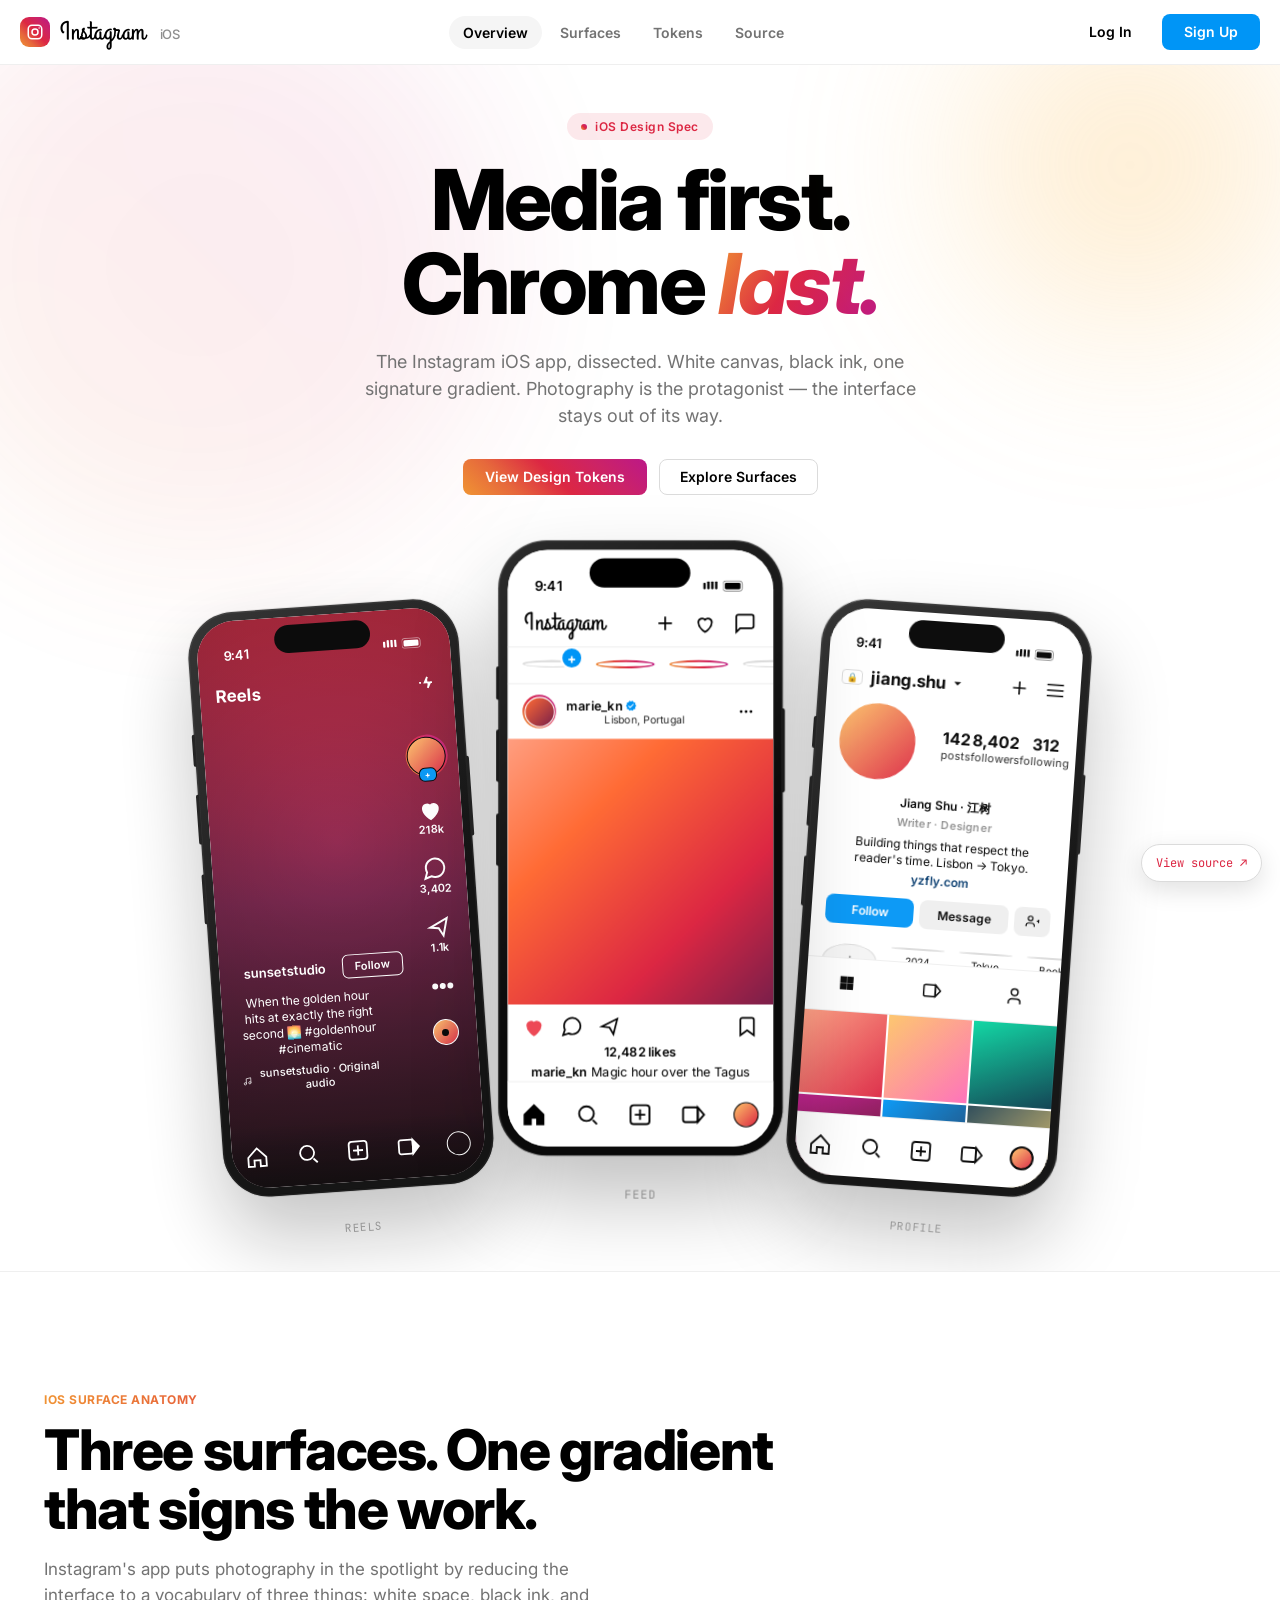
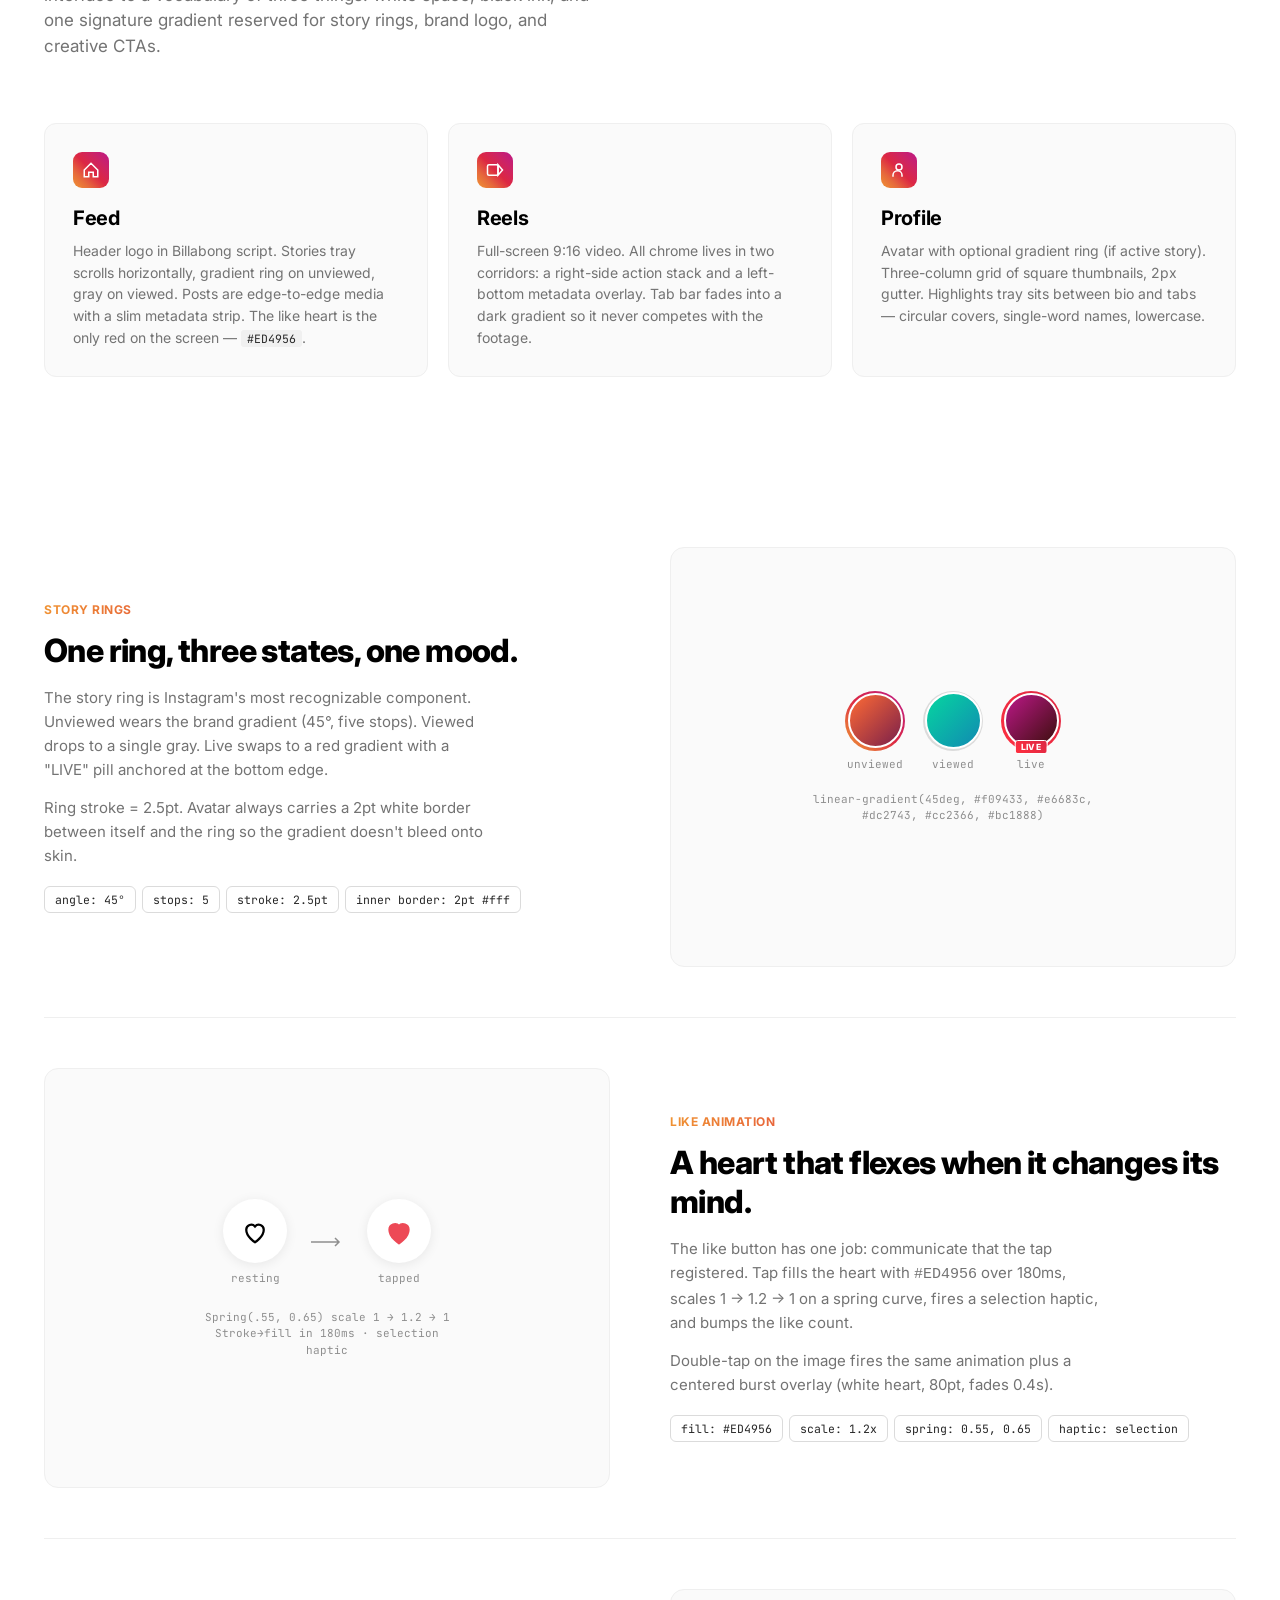
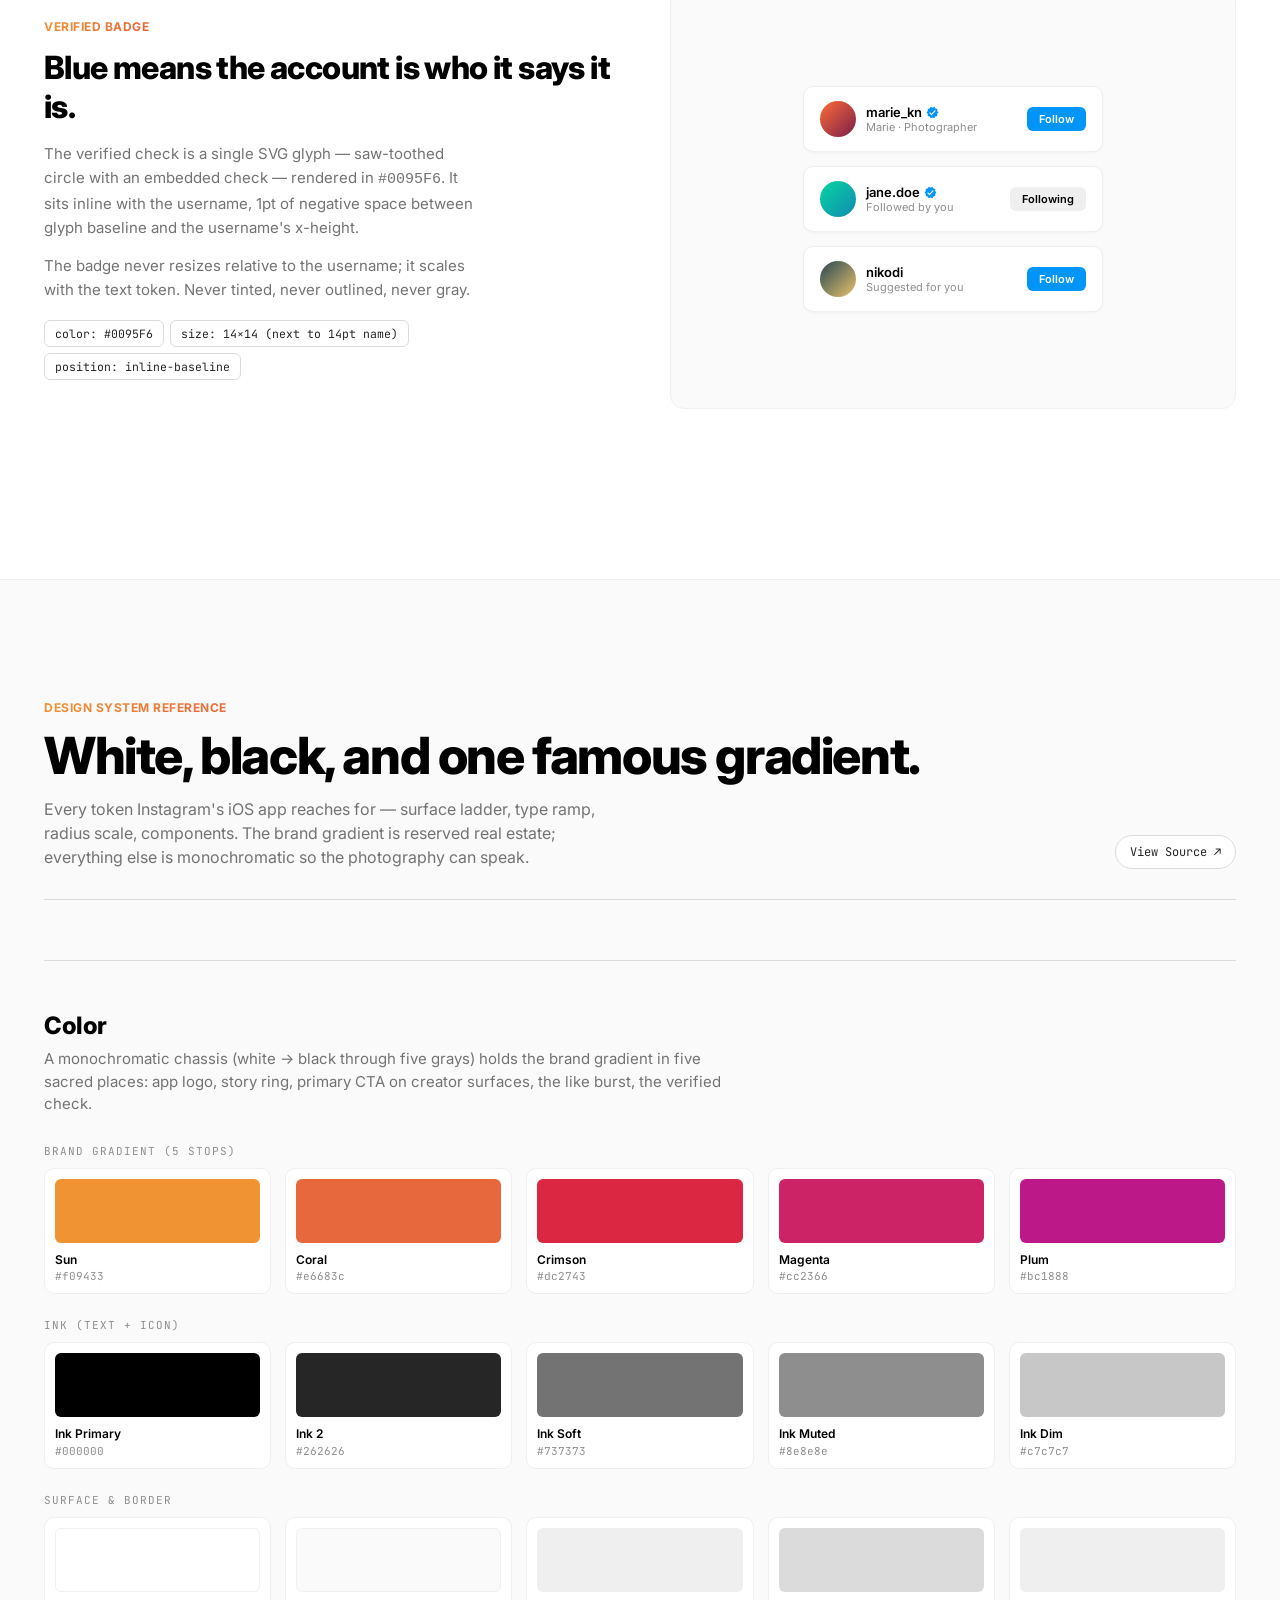
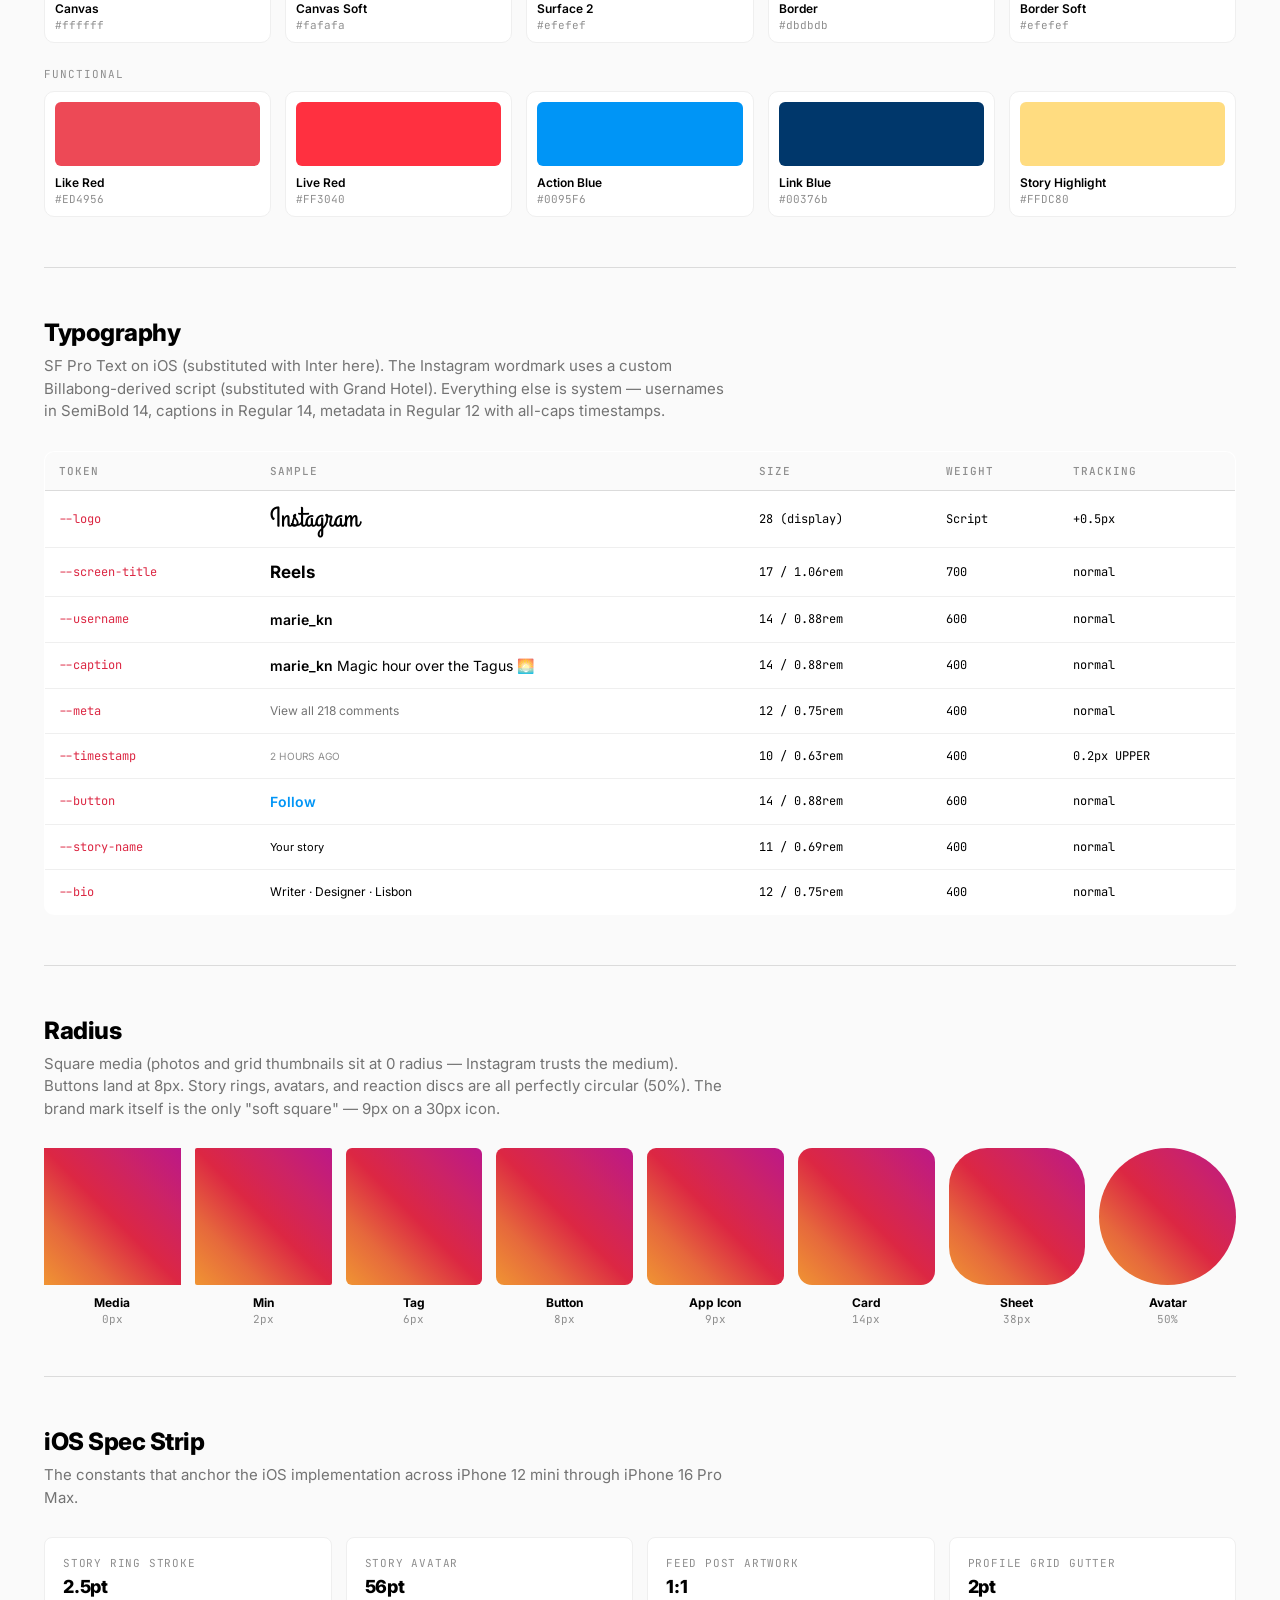
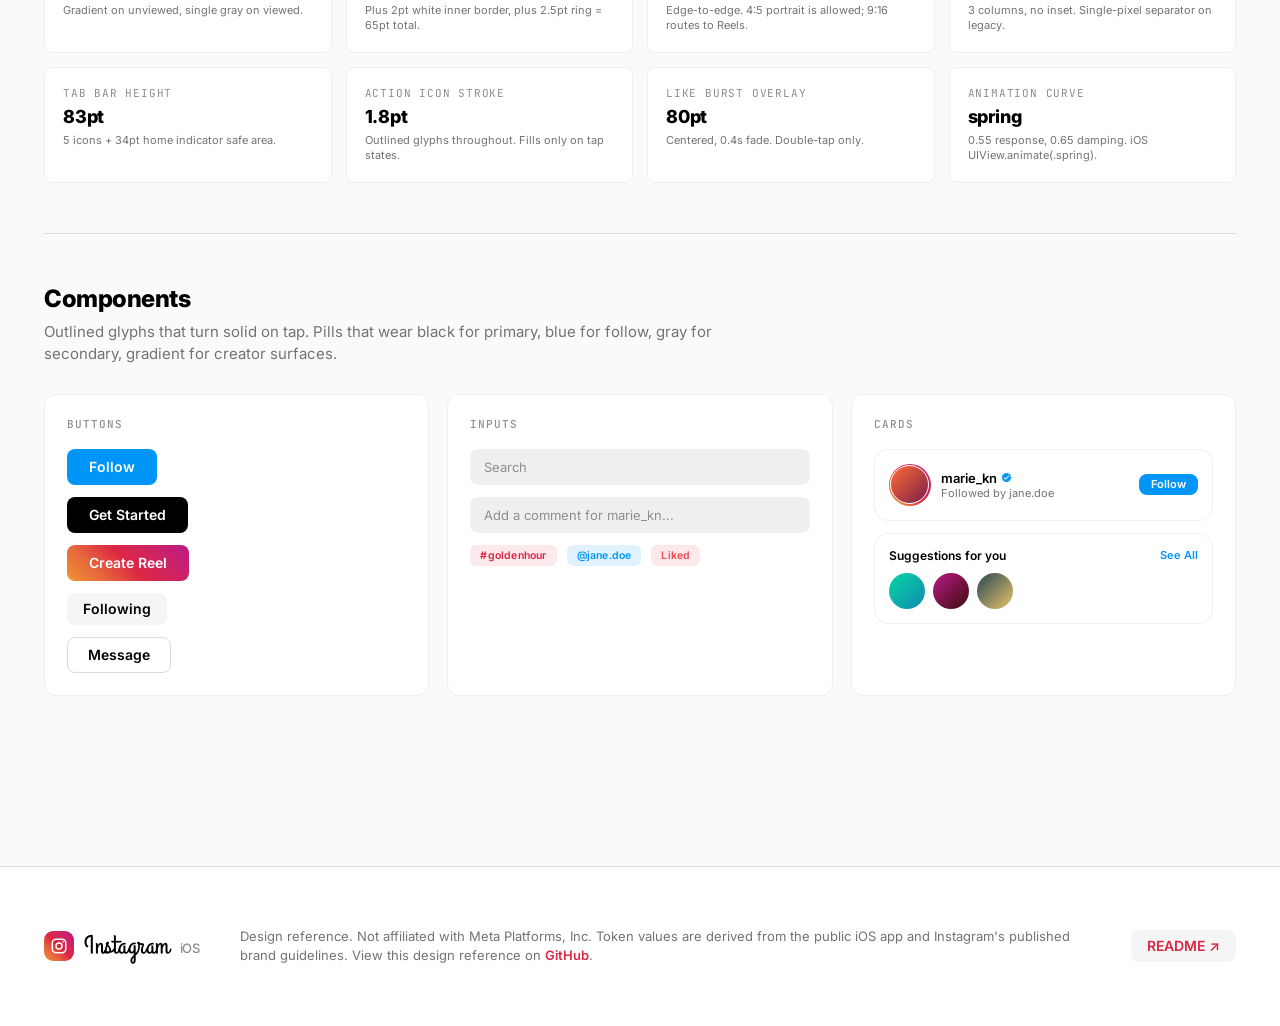
<file: skills/claude/awesome-design-html/assets/ios/design.instagram-ios.html>
<!doctype html>
<html lang="en">
<head>
<meta charset="utf-8" />
<meta name="viewport" content="width=device-width, initial-scale=1" />
<title>Instagram — iOS design spec</title>
<meta name="description" content="Instagram iOS app design reference. White canvas, signature gradient (#f09433 → #bc1888), Instagram Red likes, circular story rings, edge-to-edge media." />
<link rel="preconnect" href="https://fonts.googleapis.com" />
<link rel="preconnect" href="https://fonts.gstatic.com" crossorigin />
<link href="https://fonts.googleapis.com/css2?family=Inter:wght@400;500;600;700;800;900&family=JetBrains+Mono:wght@400;500&family=Grand+Hotel&display=swap" rel="stylesheet" />
<style>
:root{
  --canvas:#ffffff; --canvas-soft:#fafafa;
  --ink:#000000; --ink-2:#262626; --ink-soft:#737373; --ink-muted:#8e8e8e; --ink-dim:#c7c7c7;
  --border:#dbdbdb; --border-soft:#efefef;
  --like:#ED4956; --like-soft:#FF3040;
  --link:#00376b; --link-bright:#0095F6;
  --story-gradient:linear-gradient(45deg,#f09433 0%,#e6683c 25%,#dc2743 50%,#cc2366 75%,#bc1888 100%);
  --story-gradient-soft:linear-gradient(45deg,#fdc468 0%,#fe6cb7 100%);
  --gradient-text:linear-gradient(120deg,#f09433,#dc2743 45%,#bc1888);
  --shadow-card:0 1px 0 rgba(0,0,0,0.04);
  --font-ui:"Inter",-apple-system,BlinkMacSystemFont,"SF Pro Text","Helvetica Neue",helvetica,arial,sans-serif;
  --font-logo:"Grand Hotel",cursive;
  --font-mono:"JetBrains Mono",ui-monospace,monospace;
  --r-min:2px; --r-sm:4px; --r-md:6px; --r-lg:8px; --r-xl:12px; --r-2xl:20px; --r-pill:9999px;
}
*{box-sizing:border-box;margin:0;padding:0}
html,body{background:var(--canvas);color:var(--ink);font-family:var(--font-ui);-webkit-font-smoothing:antialiased}
a{color:inherit;text-decoration:none}
button{font-family:inherit;border:0;background:none;color:inherit;cursor:pointer}
img,svg{display:block;max-width:100%}
.container{max-width:1240px;margin:0 auto;padding:0 24px}

/* ========== NAV ========== */
.nav-wrap{position:sticky;top:0;z-index:50;background:rgba(255,255,255,.86);backdrop-filter:blur(20px);border-bottom:1px solid var(--border-soft)}
.nav{display:flex;align-items:center;justify-content:space-between;padding:14px 0}
.brand{display:flex;align-items:center;gap:10px;font-weight:700;font-size:18px;letter-spacing:-.2px}
.brand-mark{width:30px;height:30px;border-radius:9px;background:var(--story-gradient);display:grid;place-items:center}
.brand-mark svg{width:18px;height:18px;fill:none;stroke:#fff;stroke-width:2}
.brand-logo{font-family:var(--font-logo);font-size:26px;font-weight:400;color:var(--ink);letter-spacing:.5px;line-height:1}
.nav-mid{display:flex;gap:4px}
.nav-pill{padding:8px 14px;border-radius:var(--r-pill);font-size:14px;font-weight:600;color:var(--ink-soft)}
.nav-pill:hover{color:var(--ink)}
.nav-pill.active{color:var(--ink);background:#f5f5f5}
.nav-cta{display:flex;align-items:center;gap:8px}
.btn{display:inline-flex;align-items:center;gap:6px;font-weight:600;font-size:14px;line-height:1;cursor:pointer;border:0;text-decoration:none;transition:transform .12s, background .15s, color .15s, opacity .15s}
.btn:hover{opacity:.85}
.btn-primary{background:var(--link-bright);color:#fff;padding:11px 22px;border-radius:8px}
.btn-gradient{background:var(--story-gradient);color:#fff;padding:11px 22px;border-radius:8px}
.btn-ghost{background:transparent;color:var(--ink);padding:11px 22px;border-radius:8px}
.btn-outline{background:transparent;border:1px solid var(--border);color:var(--ink);padding:10px 20px;border-radius:8px}
.btn-pill-light{background:#f5f5f5;color:var(--ink);padding:9px 16px;border-radius:8px}
.btn-dark{background:var(--ink);color:#fff;padding:11px 22px;border-radius:8px}

/* ========== HERO ========== */
.hero{position:relative;padding:48px 0 100px;overflow:hidden}
.hero::before{content:"";position:absolute;top:-100px;left:-100px;width:600px;height:600px;background:var(--story-gradient);opacity:.08;border-radius:50%;filter:blur(80px);pointer-events:none}
.hero::after{content:"";position:absolute;top:-150px;right:-100px;width:500px;height:500px;background:radial-gradient(circle,#fdc468,transparent 70%);opacity:.4;border-radius:50%;filter:blur(80px);pointer-events:none}
.hero-inner{position:relative;text-align:center;max-width:920px;margin:0 auto}
.hero-eyebrow{display:inline-flex;align-items:center;gap:8px;padding:6px 14px;border-radius:var(--r-pill);background:rgba(220,39,67,.10);color:#dc2743;font-size:12px;font-weight:600;letter-spacing:.5px;margin-bottom:18px}
.hero-eyebrow .dot{width:6px;height:6px;border-radius:50%;background:var(--story-gradient)}
.hero h1{font-size:clamp(44px,7vw,84px);line-height:1;letter-spacing:-2.6px;font-weight:800;margin-bottom:22px}
.hero h1 .gradient-word{background:var(--gradient-text);-webkit-background-clip:text;background-clip:text;color:transparent;font-style:italic}
.hero p{font-size:18px;line-height:1.5;color:var(--ink-soft);max-width:560px;margin:0 auto 30px}
.hero-ctas{display:flex;gap:12px;justify-content:center;flex-wrap:wrap;margin-bottom:90px}
.hero-stage{position:relative;display:flex;justify-content:center;align-items:flex-end;gap:30px;perspective:1600px}

/* ========== iPHONE FRAME ========== */
.iphone{width:280px;aspect-ratio:9/19.5;background:linear-gradient(140deg,#2c2c2c,#0a0a0a 60%);border-radius:46px;padding:9px;position:relative;box-shadow:inset 0 0 0 1.5px rgba(255,255,255,.06),inset 0 -2px 0 rgba(0,0,0,.6),0 40px 80px rgba(0,0,0,.25),0 0 0 1px rgba(0,0,0,.08)}
.iphone::before{content:"";position:absolute;top:120px;left:-2px;width:3px;height:32px;background:#1a1a1a;border-radius:2px 0 0 2px}
.iphone::after{content:"";position:absolute;top:180px;left:-2px;width:3px;height:50px;background:#1a1a1a;border-radius:2px 0 0 2px;box-shadow:0 80px 0 #1a1a1a}
.iphone .right-btn{position:absolute;top:160px;right:-2px;width:3px;height:80px;background:#1a1a1a;border-radius:0 2px 2px 0}
.iphone-screen{width:100%;height:100%;border-radius:38px;overflow:hidden;position:relative;background:#fff}
.dynamic-island{position:absolute;top:8px;left:50%;transform:translateX(-50%);width:96px;height:28px;background:#000;border-radius:999px;z-index:20}
.status-bar{position:absolute;top:0;left:0;right:0;height:50px;display:flex;justify-content:space-between;align-items:center;padding:18px 26px 0;z-index:15;font-size:13px;font-weight:600;letter-spacing:-.2px}
.status-bar .sb-icons{display:flex;gap:5px;align-items:center}
.status-bar.dark{color:#fff}
.iphone-stage-center{transform:translateY(-30px) scale(1.05);z-index:3}
.iphone-stage-left{transform:rotate(-4deg) translateY(20px);z-index:2;opacity:.95}
.iphone-stage-right{transform:rotate(4deg) translateY(20px);z-index:2;opacity:.95}
.iphone-label{position:absolute;bottom:-44px;left:50%;transform:translateX(-50%);font-family:var(--font-mono);font-size:11px;color:var(--ink-muted);letter-spacing:.6px;text-transform:uppercase;white-space:nowrap}

/* ===== SCREEN COMMON ===== */
.scr{position:absolute;inset:0;color:var(--ink);display:flex;flex-direction:column;padding-top:52px;background:#fff}

/* ===== SCREEN: FEED ===== */
.feed-header{display:flex;align-items:center;justify-content:space-between;padding:6px 16px 10px;border-bottom:1px solid var(--border-soft)}
.feed-header .logo{font-family:var(--font-logo);font-size:24px;color:var(--ink);line-height:1}
.feed-header .actions{display:flex;gap:16px}
.feed-header .actions svg{width:22px;height:22px;stroke:var(--ink);stroke-width:1.8;fill:none}
.feed-header .actions .heart{stroke:var(--ink)}
.stories-tray{display:flex;gap:14px;padding:12px 14px;overflow:hidden;border-bottom:1px solid var(--border-soft)}
.story{display:flex;flex-direction:column;align-items:center;gap:5px;flex-shrink:0}
.story .ring{width:56px;height:56px;border-radius:50%;padding:2px;background:var(--story-gradient);display:grid;place-items:center}
.story .ring.viewed{background:#dbdbdb;padding:1.5px}
.story .ring.own{background:#dbdbdb;padding:1.5px;position:relative}
.story .ring.own::after{content:"+";position:absolute;bottom:-2px;right:-2px;width:18px;height:18px;background:var(--link-bright);color:#fff;border-radius:50%;border:2px solid #fff;display:grid;place-items:center;font-size:13px;font-weight:700;line-height:1}
.story .av{width:100%;height:100%;border-radius:50%;border:2px solid #fff;background-size:cover;background-position:center}
.story .name{font-size:10px;font-weight:500;max-width:60px;text-overflow:ellipsis;overflow:hidden;white-space:nowrap}
/* avatar swatches */
.av-1{background:linear-gradient(135deg,#ff6b35,#7a1f4a)}
.av-2{background:linear-gradient(135deg,#0095F6,#073b4c)}
.av-3{background:linear-gradient(135deg,#fdc468,#dc2743)}
.av-4{background:linear-gradient(135deg,#06d6a0,#118ab2)}
.av-5{background:linear-gradient(135deg,#bc1888,#3a0e0a)}
.av-6{background:linear-gradient(135deg,#fdc468,#fe6cb7)}
.av-7{background:linear-gradient(135deg,#264653,#e9c46a)}
.av-8{background:linear-gradient(135deg,#a8dadc,#1d3557)}

.post{border-bottom:1px solid var(--border-soft)}
.post-head{display:flex;align-items:center;gap:10px;padding:10px 14px}
.post-head .ring{width:32px;height:32px;border-radius:50%;padding:1.5px;background:var(--story-gradient);display:grid;place-items:center;flex-shrink:0}
.post-head .av{width:100%;height:100%;border-radius:50%;border:1.5px solid #fff}
.post-head .meta{flex:1;min-width:0}
.post-head .name{font-size:12px;font-weight:600;display:flex;align-items:center;gap:3px;line-height:1.1}
.post-head .verified{width:11px;height:11px;fill:var(--link-bright)}
.post-head .sub{font-size:10px;color:var(--ink-2);line-height:1.2}
.post-head .more{padding:4px;cursor:pointer}
.post-head .more svg{width:16px;height:16px;fill:var(--ink)}
.post-image{width:100%;aspect-ratio:1;background-size:cover;background-position:center}
.post-image.image-1{background:linear-gradient(135deg,#ff9e80 0%,#ff6b35 30%,#dc2743 70%,#7a1f4a 100%)}
.post-image.image-2{background:linear-gradient(160deg,#fdc468 0%,#fe6cb7 50%,#bc1888 100%)}
.post-actions{display:flex;justify-content:space-between;padding:10px 14px 6px}
.post-actions .left{display:flex;gap:14px}
.post-actions svg{width:22px;height:22px;stroke:var(--ink);stroke-width:1.8;fill:none}
.post-actions .liked{fill:var(--like);stroke:var(--like)}
.post-meta{padding:0 14px}
.post-meta .likes{font-size:12px;font-weight:600;margin-bottom:4px}
.post-meta .caption{font-size:12px;line-height:1.35}
.post-meta .caption strong{font-weight:600;margin-right:4px}
.post-meta .more-cap{color:var(--ink-muted);cursor:pointer}
.post-meta .comments{font-size:11px;color:var(--ink-muted);margin-top:5px}
.post-meta .time{font-size:9.5px;color:var(--ink-muted);margin-top:5px;text-transform:uppercase;padding-bottom:10px;letter-spacing:.2px}

/* Tab bar (light) */
.ig-tab{position:absolute;bottom:0;left:0;right:0;height:62px;background:#fff;display:flex;justify-content:space-around;align-items:center;border-top:1px solid var(--border-soft);z-index:10}
.ig-tab .t{padding:10px;cursor:pointer}
.ig-tab .t svg{width:24px;height:24px;stroke:var(--ink);stroke-width:1.8;fill:none}
.ig-tab .t.active svg{fill:var(--ink)}
.ig-tab .av-mini{width:24px;height:24px;border-radius:50%;border:1.5px solid var(--ink)}

/* ===== SCREEN: REELS ===== */
.scr-reels{background:#000;color:#fff}
.reels-video{position:absolute;inset:0;background:linear-gradient(180deg,#dc2743 0%,#7a1f4a 50%,#220a14 100%)}
.reels-video::before{content:"";position:absolute;inset:0;background:radial-gradient(circle at 50% 40%,rgba(0,0,0,0) 0%,rgba(0,0,0,0.45) 100%)}
.reels-top{position:absolute;top:52px;left:0;right:0;display:flex;justify-content:space-between;align-items:center;padding:12px 16px;z-index:5}
.reels-top .ttl{font-size:17px;font-weight:700;color:#fff}
.reels-top svg{width:22px;height:22px;fill:#fff}
.reels-side{position:absolute;right:10px;bottom:130px;display:flex;flex-direction:column;align-items:center;gap:20px;z-index:5}
.reels-side .av-ring{width:42px;height:42px;border-radius:50%;padding:1.5px;background:var(--story-gradient);position:relative}
.reels-side .av-ring .av{width:100%;height:100%;border-radius:50%;border:1.5px solid #000}
.reels-side .av-ring .follow{position:absolute;bottom:-5px;left:50%;transform:translateX(-50%);background:var(--link-bright);color:#fff;border-radius:6px;font-size:8.5px;font-weight:700;padding:1px 5px;border:1.5px solid #000}
.reels-side .ico-stack{display:flex;flex-direction:column;align-items:center;gap:2px;color:#fff}
.reels-side .ico-stack svg{width:26px;height:26px;fill:#fff;stroke:#fff;stroke-width:1.5}
.reels-side .ico-stack svg.outline{fill:none}
.reels-side .ico-stack .ct{font-size:11px;font-weight:600;line-height:1}
.reels-side .audio-disc{width:26px;height:26px;border-radius:50%;background:linear-gradient(135deg,#fdc468,#dc2743);border:1.5px solid #fff;display:grid;place-items:center}
.reels-side .audio-disc::after{content:"";width:7px;height:7px;border-radius:50%;background:#000}

.reels-overlay{position:absolute;bottom:80px;left:0;right:80px;padding:14px 16px;z-index:5;color:#fff}
.reels-overlay .user{display:flex;align-items:center;gap:8px;margin-bottom:8px}
.reels-overlay .av-mini{width:28px;height:28px;border-radius:50%}
.reels-overlay .uname{font-size:13px;font-weight:600;display:flex;align-items:center;gap:3px}
.reels-overlay .verified{width:11px;height:11px;fill:var(--link-bright)}
.reels-overlay .follow-btn{margin-left:6px;padding:4px 12px;border:1px solid #fff;border-radius:6px;background:transparent;color:#fff;font-size:11px;font-weight:600;cursor:pointer}
.reels-overlay .cap{font-size:12px;line-height:1.35;margin-bottom:7px;max-width:200px}
.reels-overlay .audio-row{display:flex;align-items:center;gap:5px;font-size:11px;font-weight:500}
.reels-overlay .audio-row svg{width:11px;height:11px;fill:#fff}

.ig-tab.dark{background:linear-gradient(180deg,transparent,rgba(0,0,0,.6));border-top:0}
.ig-tab.dark .t svg{stroke:#fff}
.ig-tab.dark .t.active svg{fill:#fff;stroke:#fff}
.ig-tab.dark .av-mini{border-color:#fff}

/* ===== SCREEN: PROFILE ===== */
.scr-prof{padding-top:52px;display:flex;flex-direction:column}
.prof-header-bar{display:flex;align-items:center;justify-content:space-between;padding:6px 14px 12px}
.prof-header-bar .pname{font-size:17px;font-weight:700;display:flex;align-items:center;gap:5px}
.prof-header-bar .pname svg{width:14px;height:14px;fill:var(--ink);stroke:var(--ink);stroke-width:0}
.prof-header-bar .pname-arrow{width:14px;height:14px;fill:var(--ink)}
.prof-header-bar .actions{display:flex;gap:14px}
.prof-header-bar .actions svg{width:22px;height:22px;stroke:var(--ink);stroke-width:1.8;fill:none}

.prof-row{display:flex;align-items:center;gap:24px;padding:0 14px 12px}
.prof-row .av-big{width:80px;height:80px;border-radius:50%;background:var(--av-1);border:2px solid #fff;flex-shrink:0;position:relative}
.prof-row .av-big::before{content:"";position:absolute;inset:-4px;border-radius:50%;background:var(--story-gradient);z-index:-1}
.prof-row .av-big-wrap{position:relative;flex-shrink:0;display:inline-block}
.prof-stats{display:flex;flex:1;justify-content:space-around;text-align:center}
.prof-stats .n{font-size:16px;font-weight:700;line-height:1.1}
.prof-stats .l{font-size:11px;color:var(--ink-2);margin-top:1px}

.prof-bio{padding:0 14px 12px}
.prof-bio .dname{font-size:12px;font-weight:600;line-height:1.3}
.prof-bio .tag{font-size:11px;color:var(--ink-muted)}
.prof-bio .desc{font-size:12px;line-height:1.35;margin-top:3px}
.prof-bio .link{font-size:12px;color:var(--link);font-weight:600;margin-top:3px}

.prof-actions{display:flex;gap:6px;padding:0 14px 12px}
.prof-actions .a{flex:1;padding:7px 0;background:#efefef;border-radius:8px;font-size:12px;font-weight:600;text-align:center}
.prof-actions .a.primary{background:var(--link-bright);color:#fff}

.prof-highlights{display:flex;gap:14px;padding:8px 14px 14px;overflow:hidden}
.prof-highlight{display:flex;flex-direction:column;align-items:center;gap:5px;flex-shrink:0}
.prof-highlight .ring{width:54px;height:54px;border-radius:50%;border:1px solid var(--border);background:#f5f5f5;display:grid;place-items:center}
.prof-highlight .ring.add{font-size:24px;color:var(--ink-muted);font-weight:300}
.prof-highlight .name{font-size:10px;font-weight:400}

.prof-tabs{display:flex;border-top:1px solid var(--border-soft);border-bottom:1px solid var(--border-soft);padding:10px 0}
.prof-tabs .pt{flex:1;display:grid;place-items:center;padding:6px 0}
.prof-tabs .pt svg{width:20px;height:20px;stroke:var(--ink);stroke-width:1.8;fill:none}
.prof-tabs .pt.active svg{stroke:var(--ink);fill:var(--ink)}

.prof-grid{flex:1;display:grid;grid-template-columns:1fr 1fr 1fr;gap:2px}
.prof-grid .cell{aspect-ratio:1;background-size:cover;background-position:center}
.grid-1{background:linear-gradient(135deg,#ff9e80,#dc2743)}
.grid-2{background:linear-gradient(135deg,#fdc468,#fe6cb7)}
.grid-3{background:linear-gradient(160deg,#06d6a0,#073b4c)}
.grid-4{background:linear-gradient(160deg,#bc1888,#3a0e0a)}
.grid-5{background:linear-gradient(135deg,#0095F6,#1d3557)}
.grid-6{background:linear-gradient(135deg,#264653,#e9c46a)}

/* ========== FEATURES SECTION ========== */
.section{padding:120px 0;border-top:1px solid var(--border-soft)}
.section-eyebrow{font-size:12px;letter-spacing:.5px;text-transform:uppercase;font-weight:700;background:var(--gradient-text);-webkit-background-clip:text;background-clip:text;color:transparent;margin-bottom:14px}
.section-head{max-width:760px;margin-bottom:64px}
.section-head h2{font-size:clamp(34px,4.5vw,56px);font-weight:800;letter-spacing:-1.4px;line-height:1.05;margin-bottom:18px}
.section-head p{font-size:17px;color:var(--ink-soft);line-height:1.5;max-width:560px}

.feature-grid{display:grid;grid-template-columns:repeat(3,1fr);gap:20px}
.feat{background:var(--canvas-soft);border-radius:12px;padding:28px;border:1px solid var(--border-soft)}
.feat:hover{background:#f5f5f5}
.feat .feat-ic{width:36px;height:36px;border-radius:9px;background:var(--story-gradient);display:grid;place-items:center;margin-bottom:18px}
.feat .feat-ic svg{width:18px;height:18px;stroke:#fff;stroke-width:2;fill:none}
.feat h3{font-size:20px;font-weight:700;letter-spacing:-.3px;margin-bottom:10px}
.feat p{font-size:14px;color:var(--ink-soft);line-height:1.55}
.feat code{font-family:var(--font-mono);font-size:11.5px;background:#f0f0f0;padding:1px 6px;border-radius:3px;color:var(--ink-2)}

/* iOS feat rows */
.ios-feat{display:grid;grid-template-columns:1fr 1fr;gap:60px;align-items:center;padding:50px 0;border-top:1px solid var(--border-soft)}
.ios-feat:first-child{border-top:0}
.ios-feat-text h3{font-size:32px;font-weight:800;letter-spacing:-.6px;margin-bottom:16px}
.ios-feat-text p{font-size:15px;color:var(--ink-soft);line-height:1.6;margin-bottom:14px;max-width:440px}
.ios-feat-tokens{display:flex;flex-wrap:wrap;gap:6px;margin-top:18px}
.ios-feat-tokens code{font-family:var(--font-mono);font-size:11.5px;background:#fff;padding:5px 10px;border-radius:6px;color:var(--ink-2);border:1px solid var(--border)}
.ios-feat-visual{background:var(--canvas-soft);border-radius:14px;padding:50px;display:grid;place-items:center;min-height:420px;border:1px solid var(--border-soft);position:relative;overflow:hidden}

/* Like burst visual */
.like-burst{display:flex;flex-direction:column;align-items:center;gap:24px}
.like-burst .row{display:flex;gap:24px;align-items:center}
.like-cell{display:flex;flex-direction:column;align-items:center;gap:8px}
.like-cell .icon-box{width:64px;height:64px;border-radius:50%;background:#fff;display:grid;place-items:center;box-shadow:0 2px 12px rgba(0,0,0,.08)}
.like-cell .icon-box svg{width:30px;height:30px;stroke:var(--ink);stroke-width:1.8;fill:none}
.like-cell .icon-box.tapped svg{fill:var(--like);stroke:var(--like);transform:scale(1.08)}
.like-cell .label{font-family:var(--font-mono);font-size:11px;color:var(--ink-muted)}

/* Stories ring set */
.ring-set{display:flex;flex-direction:column;align-items:center;gap:20px}
.ring-row{display:flex;gap:18px;align-items:flex-end}
.ring-demo{display:flex;flex-direction:column;align-items:center;gap:6px}
.ring-demo .r{width:60px;height:60px;border-radius:50%;padding:2.5px;display:grid;place-items:center}
.ring-demo .r.unviewed{background:var(--story-gradient)}
.ring-demo .r.viewed{background:#dbdbdb;padding:1.5px}
.ring-demo .r.live{background:linear-gradient(45deg,#ff3040 0%,#dc2743 100%);padding:2.5px;position:relative}
.ring-demo .r.live::after{content:"LIVE";position:absolute;bottom:-3px;left:50%;transform:translateX(-50%);background:linear-gradient(45deg,#ff3040,#dc2743);color:#fff;font-size:8.5px;font-weight:800;padding:1px 5px;border-radius:3px;letter-spacing:.4px;border:1.5px solid #fff}
.ring-demo .av{width:100%;height:100%;border-radius:50%;border:2px solid #fff}
.ring-demo .l{font-family:var(--font-mono);font-size:11px;color:var(--ink-muted)}

/* Verified blue check anatomy */
.verified-stack{display:flex;flex-direction:column;gap:14px;width:300px}
.verified-row{display:flex;align-items:center;gap:10px;padding:14px 16px;background:#fff;border-radius:10px;border:1px solid var(--border-soft);box-shadow:0 1px 3px rgba(0,0,0,.04)}
.verified-row .av{width:36px;height:36px;border-radius:50%;flex-shrink:0}
.verified-row .v-meta{flex:1;min-width:0}
.verified-row .v-name{font-size:13px;font-weight:600;display:flex;align-items:center;gap:4px}
.verified-row .v-name svg{width:13px;height:13px;fill:var(--link-bright)}
.verified-row .v-sub{font-size:11px;color:var(--ink-muted)}
.verified-row .follow{padding:5px 12px;background:var(--link-bright);color:#fff;border-radius:6px;font-size:11px;font-weight:600;border:0;cursor:pointer}
.verified-row .follow.following{background:#efefef;color:var(--ink)}

/* ========== DESIGN SYSTEM (Part B) ========== */
.ds-section{padding:120px 0;background:var(--canvas-soft);border-top:1px solid var(--border-soft)}
.ds-intro{display:grid;grid-template-columns:1fr auto;gap:24px;align-items:end;margin-bottom:60px;border-bottom:1px solid var(--border);padding-bottom:30px}
.ds-intro h2{font-size:clamp(32px,4vw,52px);font-weight:800;letter-spacing:-1.4px;line-height:1.05;margin:14px 0 14px}
.ds-intro p{font-size:16px;color:var(--ink-soft);max-width:560px;line-height:1.5}
.ds-source{font-family:var(--font-mono);font-size:12px;color:var(--ink-2);border:1px solid var(--border);padding:8px 14px;border-radius:var(--r-pill);white-space:nowrap;background:#fff}
.ds-source:hover{background:#fff;border-color:var(--ink-muted)}

.ds-block{padding:50px 0;border-top:1px solid var(--border)}
.ds-block:first-of-type{border-top:0;padding-top:0}
.ds-heading{font-size:24px;font-weight:800;letter-spacing:-.5px;margin-bottom:8px}
.ds-desc{font-size:15px;color:var(--ink-soft);max-width:680px;line-height:1.5;margin-bottom:28px}
.ds-caption{font-family:var(--font-mono);font-size:11px;text-transform:uppercase;letter-spacing:1px;color:var(--ink-muted);margin:24px 0 10px}

.ds-swatches{display:grid;grid-template-columns:repeat(5,1fr);gap:14px}
.ds-sw{background:#fff;border-radius:10px;padding:10px;border:1px solid var(--border-soft)}
.ds-sw .chip{height:64px;border-radius:6px;margin-bottom:10px}
.ds-sw .name{font-size:12px;font-weight:600;line-height:1.2}
.ds-sw .val{font-family:var(--font-mono);font-size:11px;color:var(--ink-muted);margin-top:2px}

.ds-type-table{width:100%;border-collapse:collapse;font-family:var(--font-mono);font-size:12px;background:#fff;border:1px solid var(--border);border-radius:10px;overflow:hidden}
.ds-type-table th{text-align:left;padding:12px 14px;color:var(--ink-muted);font-weight:500;border-bottom:1px solid var(--border);text-transform:uppercase;letter-spacing:1px;font-size:11px;background:var(--canvas-soft)}
.ds-type-table td{padding:14px;border-bottom:1px solid var(--border-soft);vertical-align:middle}
.ds-type-table tr:last-child td{border-bottom:0}
.ds-type-table td.token{color:#dc2743}
.ds-type-table td.sample{font-family:var(--font-ui);color:var(--ink)}

.ds-radius{display:grid;grid-template-columns:repeat(8,1fr);gap:14px}
.ds-radius-cell{text-align:center}
.ds-radius-box{width:100%;aspect-ratio:1;background:var(--story-gradient);margin-bottom:10px}
.ds-radius-label{font-size:12px;font-weight:700}
.ds-radius-val{font-family:var(--font-mono);font-size:11px;color:var(--ink-muted);margin-top:2px}

.ds-comp{display:grid;grid-template-columns:repeat(3,1fr);gap:18px}
.ds-card{background:#fff;border-radius:12px;padding:22px;border:1px solid var(--border-soft)}
.ds-card h5{font-family:var(--font-mono);font-size:11px;text-transform:uppercase;letter-spacing:1px;color:var(--ink-muted);margin-bottom:18px;font-weight:500}
.ds-card-stack{display:flex;flex-direction:column;gap:12px;align-items:flex-start}
.ds-card-row{display:flex;gap:10px;align-items:center;flex-wrap:wrap}
.input-light{background:#efefef;border:0;border-radius:8px;padding:10px 14px;color:var(--ink);font-family:inherit;font-size:13px;width:100%;outline:none}
.input-light::placeholder{color:var(--ink-muted)}
.tag{font-size:10.5px;font-weight:600;padding:4px 10px;border-radius:6px;letter-spacing:.2px}
.tag-blue{background:rgba(0,149,246,.12);color:var(--link-bright)}
.tag-red{background:rgba(237,73,86,.12);color:var(--like)}
.tag-warm{background:rgba(220,39,67,.10);color:#dc2743}

/* iOS-specific token strip */
.token-strip{display:grid;grid-template-columns:repeat(4,1fr);gap:14px;margin-top:28px}
.token-cell{background:#fff;border-radius:8px;padding:18px;border:1px solid var(--border-soft)}
.token-cell .tk-label{font-family:var(--font-mono);font-size:11px;color:var(--ink-muted);text-transform:uppercase;letter-spacing:.8px}
.token-cell .tk-val{font-size:18px;font-weight:800;margin-top:6px;color:var(--ink);letter-spacing:-.2px}
.token-cell .tk-note{font-size:11px;color:var(--ink-soft);margin-top:6px;line-height:1.4}

/* ========== FOOTER ========== */
footer{padding:60px 0;border-top:1px solid var(--border);background:#fff}
.foot{display:grid;grid-template-columns:auto 1fr auto;gap:40px;align-items:center}
.foot p{font-size:13px;color:var(--ink-soft);line-height:1.5}
.foot a{color:#dc2743;font-weight:600}

.float-link{position:fixed;bottom:18px;right:18px;background:#fff;border:1px solid var(--border);color:#dc2743;font-family:var(--font-mono);font-size:12px;padding:10px 14px;border-radius:var(--r-pill);z-index:99;box-shadow:0 8px 24px rgba(0,0,0,.12)}
.float-link:hover{background:#f5f5f5}

@media(max-width:920px){
  .hero-stage{flex-direction:column;align-items:center;gap:60px}
  .iphone-stage-center,.iphone-stage-left,.iphone-stage-right{transform:none}
  .ios-feat{grid-template-columns:1fr;gap:30px}
  .feature-grid{grid-template-columns:1fr}
  .ds-swatches{grid-template-columns:repeat(2,1fr)}
  .ds-radius{grid-template-columns:repeat(4,1fr)}
  .ds-comp{grid-template-columns:1fr}
  .token-strip{grid-template-columns:repeat(2,1fr)}
  .foot{grid-template-columns:1fr;text-align:center}
  .nav-mid{display:none}
}
</style>
</head>
<body>

<!-- ===== NAV ===== -->
<div class="nav-wrap">
  <div class="container nav">
    <div class="brand">
      <span class="brand-mark">
        <svg viewBox="0 0 24 24"><rect x="3" y="3" width="18" height="18" rx="5"/><circle cx="12" cy="12" r="4"/><circle cx="17.5" cy="6.5" r="1" fill="#fff" stroke="none"/></svg>
      </span>
      <span class="brand-logo">Instagram</span>
      <span style="font-weight:500;color:var(--ink-muted);font-size:13px;margin-left:4px;align-self:flex-end;padding-bottom:5px">iOS</span>
    </div>
    <nav class="nav-mid">
      <a class="nav-pill active" href="#hero">Overview</a>
      <a class="nav-pill" href="#features">Surfaces</a>
      <a class="nav-pill" href="#design-system">Tokens</a>
      <a class="nav-pill" href="#footer">Source</a>
    </nav>
    <div class="nav-cta">
      <a class="btn btn-ghost" href="#">Log In</a>
      <a class="btn btn-primary" href="#">Sign Up</a>
    </div>
  </div>
</div>

<!-- ===== HERO ===== -->
<section class="hero" id="hero">
  <div class="container hero-inner">
    <div class="hero-eyebrow"><span class="dot"></span>iOS Design Spec</div>
    <h1>Media first.<br/>Chrome <span class="gradient-word">last.</span></h1>
    <p>The Instagram iOS app, dissected. White canvas, black ink, one signature gradient. Photography is the protagonist — the interface stays out of its way.</p>
    <div class="hero-ctas">
      <a class="btn btn-gradient" href="#design-system">View Design Tokens</a>
      <a class="btn btn-outline" href="#features">Explore Surfaces</a>
    </div>

    <div class="hero-stage">

      <!-- REELS -->
      <div class="iphone iphone-stage-left">
        <span class="right-btn"></span>
        <div class="iphone-screen">
          <div class="dynamic-island"></div>
          <div class="reels-video"></div>
          <div class="status-bar dark">
            <span>9:41</span>
            <div class="sb-icons">
              <svg width="14" height="9" viewBox="0 0 18 12" fill="#fff"><rect x="0" y="2" width="3" height="8" rx="1"/><rect x="5" y="0" width="3" height="10" rx="1"/><rect x="10" y="0" width="3" height="10" rx="1"/><rect x="15" y="0" width="3" height="10" rx="1"/></svg>
              <svg width="22" height="11" viewBox="0 0 25 12" fill="none"><rect x="0" y="0.5" width="21" height="11" rx="3" stroke="#fff" stroke-opacity="0.5"/><rect x="2" y="2.5" width="17" height="7" rx="1.5" fill="#fff"/></svg>
            </div>
          </div>

          <div class="reels-top">
            <div class="ttl">Reels</div>
            <svg viewBox="0 0 24 24" fill="none" stroke="#fff" stroke-width="2"><path d="M14 6l-3 6h6l-3 6M5 12h2M17 12h2"/></svg>
          </div>

          <div class="reels-side">
            <div class="av-ring"><div class="av av-3"></div><span class="follow">+</span></div>
            <div class="ico-stack">
              <svg viewBox="0 0 24 24"><path d="M12 21s-7-4.35-7-10a4 4 0 017-2.65A4 4 0 0119 11c0 5.65-7 10-7 10z"/></svg>
              <span class="ct">218k</span>
            </div>
            <div class="ico-stack">
              <svg class="outline" viewBox="0 0 24 24"><path d="M21 11.5a8.38 8.38 0 01-.9 3.8 8.5 8.5 0 01-7.6 4.7 8.38 8.38 0 01-3.8-.9L3 21l1.9-5.7a8.38 8.38 0 01-.9-3.8 8.5 8.5 0 014.7-7.6 8.38 8.38 0 013.8-.9h.5a8.48 8.48 0 018 8v.5z" stroke="#fff" stroke-width="1.8" fill="none"/></svg>
              <span class="ct">3,402</span>
            </div>
            <div class="ico-stack">
              <svg class="outline" viewBox="0 0 24 24"><path d="M4 12L20 4l-4 16-4-7-8-1z" stroke="#fff" stroke-width="1.8" fill="none"/></svg>
              <span class="ct">1.1k</span>
            </div>
            <div class="ico-stack">
              <svg class="outline" viewBox="0 0 24 24"><circle cx="5" cy="12" r="2" fill="#fff"/><circle cx="12" cy="12" r="2" fill="#fff"/><circle cx="19" cy="12" r="2" fill="#fff"/></svg>
            </div>
            <div class="audio-disc"></div>
          </div>

          <div class="reels-overlay">
            <div class="user">
              <div class="av-mini av-3"></div>
              <span class="uname">sunsetstudio<svg class="verified" viewBox="0 0 24 24"><path d="M23 12l-2.4-2.8.3-3.7-3.6-.8L15.4 1.5 12 3 8.6 1.5 6.7 4.7l-3.6.8.3 3.7L1 12l2.4 2.8-.3 3.7 3.6.8 1.9 3.2L12 21l3.4 1.5 1.9-3.2 3.6-.8-.3-3.7zm-13 5l-4-4 1.4-1.4L10 14.2l6.6-6.6L18 9l-8 8z"/></svg></span>
              <button class="follow-btn">Follow</button>
            </div>
            <div class="cap">When the golden hour hits at exactly the right second 🌅 #goldenhour #cinematic</div>
            <div class="audio-row">
              <svg viewBox="0 0 24 24"><path d="M9 18V5l12-2v13M9 18a3 3 0 11-6 0 3 3 0 016 0zm12-2a3 3 0 11-6 0 3 3 0 016 0z" stroke="#fff" stroke-width="1.8" fill="none"/></svg>
              <span>sunsetstudio · Original audio</span>
            </div>
          </div>

          <div class="ig-tab dark">
            <div class="t"><svg viewBox="0 0 24 24"><path d="M3 12L12 3l9 9v9h-6v-6h-6v6H3z"/></svg></div>
            <div class="t"><svg viewBox="0 0 24 24"><circle cx="11" cy="11" r="7"/><path d="M21 21l-4-4"/></svg></div>
            <div class="t"><svg viewBox="0 0 24 24"><rect x="3" y="3" width="18" height="18" rx="3"/><path d="M12 7v10M7 12h10"/></svg></div>
            <div class="t active"><svg viewBox="0 0 24 24" fill="#fff" stroke="#fff"><polygon points="22 12 16 5 16 19"/><rect x="2" y="5" width="14" height="14" rx="2" fill="none"/></svg></div>
            <div class="t"><div class="av-mini"></div></div>
          </div>
        </div>
        <div class="iphone-label">Reels</div>
      </div>

      <!-- FEED (center) -->
      <div class="iphone iphone-stage-center">
        <span class="right-btn"></span>
        <div class="iphone-screen">
          <div class="dynamic-island"></div>
          <div class="status-bar">
            <span>9:41</span>
            <div class="sb-icons">
              <svg width="14" height="9" viewBox="0 0 18 12" fill="#000"><rect x="0" y="2" width="3" height="8" rx="1"/><rect x="5" y="0" width="3" height="10" rx="1"/><rect x="10" y="0" width="3" height="10" rx="1"/><rect x="15" y="0" width="3" height="10" rx="1"/></svg>
              <svg width="22" height="11" viewBox="0 0 25 12" fill="none"><rect x="0" y="0.5" width="21" height="11" rx="3" stroke="#000" stroke-opacity="0.5"/><rect x="2" y="2.5" width="17" height="7" rx="1.5" fill="#000"/></svg>
            </div>
          </div>
          <div class="scr">
            <div class="feed-header">
              <span class="logo">Instagram</span>
              <div class="actions">
                <svg viewBox="0 0 24 24"><path d="M12 5v14m-7-7h14"/></svg>
                <svg viewBox="0 0 24 24"><path d="M12 21s-7-4.35-7-10a4 4 0 017-2.65A4 4 0 0119 11c0 5.65-7 10-7 10z"/></svg>
                <svg viewBox="0 0 24 24"><path d="M21 15a2 2 0 01-2 2H7l-4 4V5a2 2 0 012-2h14a2 2 0 012 2z"/></svg>
              </div>
            </div>

            <div class="stories-tray">
              <div class="story">
                <div class="ring own"><div class="av av-3"></div></div>
                <div class="name">Your story</div>
              </div>
              <div class="story">
                <div class="ring"><div class="av av-1"></div></div>
                <div class="name">marie_kn</div>
              </div>
              <div class="story">
                <div class="ring"><div class="av av-4"></div></div>
                <div class="name">jane.doe</div>
              </div>
              <div class="story">
                <div class="ring viewed"><div class="av av-5"></div></div>
                <div class="name">_alex.r</div>
              </div>
              <div class="story">
                <div class="ring"><div class="av av-7"></div></div>
                <div class="name">nikodi</div>
              </div>
            </div>

            <div class="post">
              <div class="post-head">
                <div class="ring"><div class="av av-1"></div></div>
                <div class="meta">
                  <div class="name">marie_kn<svg class="verified" viewBox="0 0 24 24"><path d="M23 12l-2.4-2.8.3-3.7-3.6-.8L15.4 1.5 12 3 8.6 1.5 6.7 4.7l-3.6.8.3 3.7L1 12l2.4 2.8-.3 3.7 3.6.8 1.9 3.2L12 21l3.4 1.5 1.9-3.2 3.6-.8-.3-3.7zm-13 5l-4-4 1.4-1.4L10 14.2l6.6-6.6L18 9l-8 8z"/></svg></div>
                  <div class="sub">Lisbon, Portugal</div>
                </div>
                <div class="more"><svg viewBox="0 0 24 24"><circle cx="5" cy="12" r="2"/><circle cx="12" cy="12" r="2"/><circle cx="19" cy="12" r="2"/></svg></div>
              </div>
              <div class="post-image image-1"></div>
              <div class="post-actions">
                <div class="left">
                  <svg class="liked" viewBox="0 0 24 24"><path d="M12 21s-7-4.35-7-10a4 4 0 017-2.65A4 4 0 0119 11c0 5.65-7 10-7 10z"/></svg>
                  <svg viewBox="0 0 24 24"><path d="M21 11.5a8.38 8.38 0 01-.9 3.8 8.5 8.5 0 01-7.6 4.7 8.38 8.38 0 01-3.8-.9L3 21l1.9-5.7a8.38 8.38 0 01-.9-3.8 8.5 8.5 0 014.7-7.6 8.38 8.38 0 013.8-.9h.5a8.48 8.48 0 018 8v.5z"/></svg>
                  <svg viewBox="0 0 24 24"><path d="M4 12L20 4l-4 16-4-7-8-1z"/></svg>
                </div>
                <svg viewBox="0 0 24 24"><path d="M19 21l-7-5-7 5V5a2 2 0 012-2h10a2 2 0 012 2z"/></svg>
              </div>
              <div class="post-meta">
                <div class="likes">12,482 likes</div>
                <div class="caption"><strong>marie_kn</strong>Magic hour over the Tagus 🌅 <span class="more-cap">more</span></div>
                <div class="comments">View all 218 comments</div>
                <div class="time">2 HOURS AGO</div>
              </div>
            </div>
          </div>
          <div class="ig-tab">
            <div class="t active"><svg viewBox="0 0 24 24" fill="#000"><path d="M3 12L12 3l9 9v9h-6v-6h-6v6H3z"/></svg></div>
            <div class="t"><svg viewBox="0 0 24 24"><circle cx="11" cy="11" r="7"/><path d="M21 21l-4-4"/></svg></div>
            <div class="t"><svg viewBox="0 0 24 24"><rect x="3" y="3" width="18" height="18" rx="3"/><path d="M12 7v10M7 12h10"/></svg></div>
            <div class="t"><svg viewBox="0 0 24 24"><polygon points="22 12 16 5 16 19"/><rect x="2" y="5" width="14" height="14" rx="2"/></svg></div>
            <div class="t"><div class="av-mini av-3" style="background:linear-gradient(135deg,#fdc468,#dc2743)"></div></div>
          </div>
        </div>
        <div class="iphone-label">Feed</div>
      </div>

      <!-- PROFILE -->
      <div class="iphone iphone-stage-right">
        <span class="right-btn"></span>
        <div class="iphone-screen">
          <div class="dynamic-island"></div>
          <div class="status-bar">
            <span>9:41</span>
            <div class="sb-icons">
              <svg width="14" height="9" viewBox="0 0 18 12" fill="#000"><rect x="0" y="2" width="3" height="8" rx="1"/><rect x="5" y="0" width="3" height="10" rx="1"/><rect x="10" y="0" width="3" height="10" rx="1"/><rect x="15" y="0" width="3" height="10" rx="1"/></svg>
              <svg width="22" height="11" viewBox="0 0 25 12" fill="none"><rect x="0" y="0.5" width="21" height="11" rx="3" stroke="#000" stroke-opacity="0.5"/><rect x="2" y="2.5" width="17" height="7" rx="1.5" fill="#000"/></svg>
            </div>
          </div>
          <div class="scr scr-prof">
            <div class="prof-header-bar">
              <div class="pname"><span style="border:1px solid var(--border);border-radius:4px;font-size:9px;padding:1px 4px;font-weight:600;margin-right:3px">🔒</span>jiang.shu <svg class="pname-arrow" viewBox="0 0 24 24"><path d="M6 9l6 6 6-6"/></svg></div>
              <div class="actions">
                <svg viewBox="0 0 24 24"><path d="M12 5v14m-7-7h14"/></svg>
                <svg viewBox="0 0 24 24"><path d="M3 6h18M3 12h18M3 18h18"/></svg>
              </div>
            </div>

            <div class="prof-row">
              <div class="av-big-wrap">
                <div class="av-big" style="background:linear-gradient(135deg,#fdc468,#dc2743)"></div>
              </div>
              <div class="prof-stats">
                <div><div class="n">142</div><div class="l">posts</div></div>
                <div><div class="n">8,402</div><div class="l">followers</div></div>
                <div><div class="n">312</div><div class="l">following</div></div>
              </div>
            </div>

            <div class="prof-bio">
              <div class="dname">Jiang Shu · 江树</div>
              <div class="tag">Writer · Designer</div>
              <div class="desc">Building things that respect the reader's time. Lisbon → Tokyo.</div>
              <div class="link">yzfly.com</div>
            </div>

            <div class="prof-actions">
              <div class="a primary">Follow</div>
              <div class="a">Message</div>
              <div class="a" style="flex:0 0 36px"><svg width="14" height="14" viewBox="0 0 24 24" style="margin:auto;stroke:#000;stroke-width:2;fill:none"><path d="M16 21v-2a4 4 0 00-4-4H6a4 4 0 00-4 4v2M9 11a4 4 0 100-8 4 4 0 000 8zm14-3v6m-3-3h6"/></svg></div>
            </div>

            <div class="prof-highlights">
              <div class="prof-highlight"><div class="ring add">+</div><div class="name">New</div></div>
              <div class="prof-highlight"><div class="ring" style="background:var(--grid-2);background:linear-gradient(135deg,#fdc468,#fe6cb7)"></div><div class="name">2024</div></div>
              <div class="prof-highlight"><div class="ring" style="background:linear-gradient(135deg,#06d6a0,#073b4c)"></div><div class="name">Tokyo</div></div>
              <div class="prof-highlight"><div class="ring" style="background:linear-gradient(135deg,#bc1888,#3a0e0a)"></div><div class="name">Books</div></div>
            </div>

            <div class="prof-tabs">
              <div class="pt active"><svg viewBox="0 0 24 24"><rect x="3" y="3" width="6" height="6"/><rect x="11" y="3" width="6" height="6"/><rect x="3" y="11" width="6" height="6"/><rect x="11" y="11" width="6" height="6"/></svg></div>
              <div class="pt"><svg viewBox="0 0 24 24"><polygon points="22 12 16 5 16 19"/><rect x="2" y="5" width="14" height="14" rx="2"/></svg></div>
              <div class="pt"><svg viewBox="0 0 24 24"><path d="M16 21v-2a4 4 0 00-4-4H6a4 4 0 00-4 4v2M9 11a4 4 0 100-8 4 4 0 000 8z"/></svg></div>
            </div>

            <div class="prof-grid">
              <div class="cell grid-1"></div>
              <div class="cell grid-2"></div>
              <div class="cell grid-3"></div>
              <div class="cell grid-4"></div>
              <div class="cell grid-5"></div>
              <div class="cell grid-6"></div>
              <div class="cell grid-1"></div>
              <div class="cell grid-3"></div>
              <div class="cell grid-2"></div>
            </div>
          </div>
          <div class="ig-tab">
            <div class="t"><svg viewBox="0 0 24 24"><path d="M3 12L12 3l9 9v9h-6v-6h-6v6H3z"/></svg></div>
            <div class="t"><svg viewBox="0 0 24 24"><circle cx="11" cy="11" r="7"/><path d="M21 21l-4-4"/></svg></div>
            <div class="t"><svg viewBox="0 0 24 24"><rect x="3" y="3" width="18" height="18" rx="3"/><path d="M12 7v10M7 12h10"/></svg></div>
            <div class="t"><svg viewBox="0 0 24 24"><polygon points="22 12 16 5 16 19"/><rect x="2" y="5" width="14" height="14" rx="2"/></svg></div>
            <div class="t active"><div class="av-mini" style="background:linear-gradient(135deg,#fdc468,#dc2743);border-color:#000;border-width:2px"></div></div>
          </div>
        </div>
        <div class="iphone-label">Profile</div>
      </div>

    </div>
  </div>
</section>

<!-- ===== FEATURES ===== -->
<section class="section" id="features">
  <div class="container">
    <div class="section-head">
      <div class="section-eyebrow">iOS Surface Anatomy</div>
      <h2>Three surfaces. One gradient that signs the work.</h2>
      <p>Instagram's app puts photography in the spotlight by reducing the interface to a vocabulary of three things: white space, black ink, and one signature gradient reserved for story rings, brand logo, and creative CTAs.</p>
    </div>

    <div class="feature-grid">
      <div class="feat">
        <div class="feat-ic"><svg viewBox="0 0 24 24"><path d="M3 12L12 3l9 9v9h-6v-6h-6v6H3z"/></svg></div>
        <h3>Feed</h3>
        <p>Header logo in Billabong script. Stories tray scrolls horizontally, gradient ring on unviewed, gray on viewed. Posts are edge-to-edge media with a slim metadata strip. The like heart is the only red on the screen — <code>#ED4956</code>.</p>
      </div>
      <div class="feat">
        <div class="feat-ic"><svg viewBox="0 0 24 24"><polygon points="22 12 16 5 16 19"/><rect x="2" y="5" width="14" height="14" rx="2"/></svg></div>
        <h3>Reels</h3>
        <p>Full-screen 9:16 video. All chrome lives in two corridors: a right-side action stack and a left-bottom metadata overlay. Tab bar fades into a dark gradient so it never competes with the footage.</p>
      </div>
      <div class="feat">
        <div class="feat-ic"><svg viewBox="0 0 24 24"><circle cx="12" cy="8" r="4"/><path d="M4 21v-2a6 6 0 0112 0v2"/></svg></div>
        <h3>Profile</h3>
        <p>Avatar with optional gradient ring (if active story). Three-column grid of square thumbnails, 2px gutter. Highlights tray sits between bio and tabs — circular covers, single-word names, lowercase.</p>
      </div>
    </div>

    <div style="margin-top:120px">

      <div class="ios-feat">
        <div class="ios-feat-text">
          <div class="section-eyebrow">Story Rings</div>
          <h3>One ring, three states, one mood.</h3>
          <p>The story ring is Instagram's most recognizable component. Unviewed wears the brand gradient (45°, five stops). Viewed drops to a single gray. Live swaps to a red gradient with a "LIVE" pill anchored at the bottom edge.</p>
          <p>Ring stroke = 2.5pt. Avatar always carries a 2pt white border between itself and the ring so the gradient doesn't bleed onto skin.</p>
          <div class="ios-feat-tokens">
            <code>angle: 45°</code>
            <code>stops: 5</code>
            <code>stroke: 2.5pt</code>
            <code>inner border: 2pt #fff</code>
          </div>
        </div>
        <div class="ios-feat-visual">
          <div class="ring-set">
            <div class="ring-row">
              <div class="ring-demo">
                <div class="r unviewed"><div class="av av-1"></div></div>
                <div class="l">unviewed</div>
              </div>
              <div class="ring-demo">
                <div class="r viewed"><div class="av av-4"></div></div>
                <div class="l">viewed</div>
              </div>
              <div class="ring-demo">
                <div class="r live"><div class="av av-5"></div></div>
                <div class="l">live</div>
              </div>
            </div>
            <div style="font-family:var(--font-mono);font-size:11px;color:var(--ink-muted);text-align:center;line-height:1.5">linear-gradient(45deg, #f09433, #e6683c,<br/>#dc2743, #cc2366, #bc1888)</div>
          </div>
        </div>
      </div>

      <div class="ios-feat">
        <div class="ios-feat-visual">
          <div class="like-burst">
            <div class="row">
              <div class="like-cell">
                <div class="icon-box"><svg viewBox="0 0 24 24"><path d="M12 21s-7-4.35-7-10a4 4 0 017-2.65A4 4 0 0119 11c0 5.65-7 10-7 10z"/></svg></div>
                <div class="label">resting</div>
              </div>
              <svg width="32" height="20" viewBox="0 0 32 20" fill="none" stroke="var(--ink-muted)" stroke-width="1.5"><path d="M0 10h28m-4-4l4 4-4 4"/></svg>
              <div class="like-cell">
                <div class="icon-box tapped"><svg viewBox="0 0 24 24"><path d="M12 21s-7-4.35-7-10a4 4 0 017-2.65A4 4 0 0119 11c0 5.65-7 10-7 10z"/></svg></div>
                <div class="label">tapped</div>
              </div>
            </div>
            <div style="font-family:var(--font-mono);font-size:11px;color:var(--ink-muted);text-align:center;line-height:1.5;max-width:260px">Spring(.55, 0.65) scale 1 → 1.2 → 1<br/>Stroke→fill in 180ms · selection haptic</div>
          </div>
        </div>
        <div class="ios-feat-text">
          <div class="section-eyebrow">Like animation</div>
          <h3>A heart that flexes when it changes its mind.</h3>
          <p>The like button has one job: communicate that the tap registered. Tap fills the heart with <code>#ED4956</code> over 180ms, scales 1 → 1.2 → 1 on a spring curve, fires a selection haptic, and bumps the like count.</p>
          <p>Double-tap on the image fires the same animation plus a centered burst overlay (white heart, 80pt, fades 0.4s).</p>
          <div class="ios-feat-tokens">
            <code>fill: #ED4956</code>
            <code>scale: 1.2x</code>
            <code>spring: 0.55, 0.65</code>
            <code>haptic: selection</code>
          </div>
        </div>
      </div>

      <div class="ios-feat">
        <div class="ios-feat-text">
          <div class="section-eyebrow">Verified Badge</div>
          <h3>Blue means the account is who it says it is.</h3>
          <p>The verified check is a single SVG glyph — saw-toothed circle with an embedded check — rendered in <code>#0095F6</code>. It sits inline with the username, 1pt of negative space between glyph baseline and the username's x-height.</p>
          <p>The badge never resizes relative to the username; it scales with the text token. Never tinted, never outlined, never gray.</p>
          <div class="ios-feat-tokens">
            <code>color: #0095F6</code>
            <code>size: 14×14 (next to 14pt name)</code>
            <code>position: inline-baseline</code>
          </div>
        </div>
        <div class="ios-feat-visual">
          <div class="verified-stack">
            <div class="verified-row">
              <div class="av av-1"></div>
              <div class="v-meta">
                <div class="v-name">marie_kn <svg viewBox="0 0 24 24"><path d="M23 12l-2.4-2.8.3-3.7-3.6-.8L15.4 1.5 12 3 8.6 1.5 6.7 4.7l-3.6.8.3 3.7L1 12l2.4 2.8-.3 3.7 3.6.8 1.9 3.2L12 21l3.4 1.5 1.9-3.2 3.6-.8-.3-3.7zm-13 5l-4-4 1.4-1.4L10 14.2l6.6-6.6L18 9l-8 8z"/></svg></div>
                <div class="v-sub">Marie · Photographer</div>
              </div>
              <button class="follow">Follow</button>
            </div>
            <div class="verified-row">
              <div class="av av-4"></div>
              <div class="v-meta">
                <div class="v-name">jane.doe <svg viewBox="0 0 24 24"><path d="M23 12l-2.4-2.8.3-3.7-3.6-.8L15.4 1.5 12 3 8.6 1.5 6.7 4.7l-3.6.8.3 3.7L1 12l2.4 2.8-.3 3.7 3.6.8 1.9 3.2L12 21l3.4 1.5 1.9-3.2 3.6-.8-.3-3.7zm-13 5l-4-4 1.4-1.4L10 14.2l6.6-6.6L18 9l-8 8z"/></svg></div>
                <div class="v-sub">Followed by you</div>
              </div>
              <button class="follow following">Following</button>
            </div>
            <div class="verified-row">
              <div class="av av-7"></div>
              <div class="v-meta">
                <div class="v-name">nikodi</div>
                <div class="v-sub">Suggested for you</div>
              </div>
              <button class="follow">Follow</button>
            </div>
          </div>
        </div>
      </div>

    </div>
  </div>
</section>

<!-- ===== DESIGN SYSTEM (Part B) ===== -->
<section class="ds-section" id="design-system">
  <div class="container">

    <div class="ds-intro">
      <div>
        <div class="section-eyebrow">Design System Reference</div>
        <h2>White, black, and one famous gradient.</h2>
        <p>Every token Instagram's iOS app reaches for — surface ladder, type ramp, radius scale, components. The brand gradient is reserved real estate; everything else is monochromatic so the photography can speak.</p>
      </div>
      <a class="ds-source" href="https://github.com/yzfly/awesome-design-html/blob/main/assets/ios/design.instagram-ios.html" target="_blank" rel="noopener">View Source ↗</a>
    </div>

    <!-- COLORS -->
    <div class="ds-block">
      <h3 class="ds-heading">Color</h3>
      <p class="ds-desc">A monochromatic chassis (white → black through five grays) holds the brand gradient in five sacred places: app logo, story ring, primary CTA on creator surfaces, the like burst, the verified check.</p>

      <div class="ds-caption">Brand Gradient (5 stops)</div>
      <div class="ds-swatches">
        <div class="ds-sw"><div class="chip" style="background:#f09433"></div><div class="name">Sun</div><div class="val">#f09433</div></div>
        <div class="ds-sw"><div class="chip" style="background:#e6683c"></div><div class="name">Coral</div><div class="val">#e6683c</div></div>
        <div class="ds-sw"><div class="chip" style="background:#dc2743"></div><div class="name">Crimson</div><div class="val">#dc2743</div></div>
        <div class="ds-sw"><div class="chip" style="background:#cc2366"></div><div class="name">Magenta</div><div class="val">#cc2366</div></div>
        <div class="ds-sw"><div class="chip" style="background:#bc1888"></div><div class="name">Plum</div><div class="val">#bc1888</div></div>
      </div>

      <div class="ds-caption">Ink (text + icon)</div>
      <div class="ds-swatches">
        <div class="ds-sw"><div class="chip" style="background:#000000"></div><div class="name">Ink Primary</div><div class="val">#000000</div></div>
        <div class="ds-sw"><div class="chip" style="background:#262626"></div><div class="name">Ink 2</div><div class="val">#262626</div></div>
        <div class="ds-sw"><div class="chip" style="background:#737373"></div><div class="name">Ink Soft</div><div class="val">#737373</div></div>
        <div class="ds-sw"><div class="chip" style="background:#8e8e8e"></div><div class="name">Ink Muted</div><div class="val">#8e8e8e</div></div>
        <div class="ds-sw"><div class="chip" style="background:#c7c7c7"></div><div class="name">Ink Dim</div><div class="val">#c7c7c7</div></div>
      </div>

      <div class="ds-caption">Surface & Border</div>
      <div class="ds-swatches">
        <div class="ds-sw"><div class="chip" style="background:#ffffff;border:1px solid #efefef"></div><div class="name">Canvas</div><div class="val">#ffffff</div></div>
        <div class="ds-sw"><div class="chip" style="background:#fafafa;border:1px solid #efefef"></div><div class="name">Canvas Soft</div><div class="val">#fafafa</div></div>
        <div class="ds-sw"><div class="chip" style="background:#efefef"></div><div class="name">Surface 2</div><div class="val">#efefef</div></div>
        <div class="ds-sw"><div class="chip" style="background:#dbdbdb"></div><div class="name">Border</div><div class="val">#dbdbdb</div></div>
        <div class="ds-sw"><div class="chip" style="background:#efefef"></div><div class="name">Border Soft</div><div class="val">#efefef</div></div>
      </div>

      <div class="ds-caption">Functional</div>
      <div class="ds-swatches">
        <div class="ds-sw"><div class="chip" style="background:#ED4956"></div><div class="name">Like Red</div><div class="val">#ED4956</div></div>
        <div class="ds-sw"><div class="chip" style="background:#FF3040"></div><div class="name">Live Red</div><div class="val">#FF3040</div></div>
        <div class="ds-sw"><div class="chip" style="background:#0095F6"></div><div class="name">Action Blue</div><div class="val">#0095F6</div></div>
        <div class="ds-sw"><div class="chip" style="background:#00376b"></div><div class="name">Link Blue</div><div class="val">#00376b</div></div>
        <div class="ds-sw"><div class="chip" style="background:#FFDC80"></div><div class="name">Story Highlight</div><div class="val">#FFDC80</div></div>
      </div>
    </div>

    <!-- TYPOGRAPHY -->
    <div class="ds-block">
      <h3 class="ds-heading">Typography</h3>
      <p class="ds-desc">SF Pro Text on iOS (substituted with Inter here). The Instagram wordmark uses a custom Billabong-derived script (substituted with Grand Hotel). Everything else is system — usernames in SemiBold 14, captions in Regular 14, metadata in Regular 12 with all-caps timestamps.</p>
      <table class="ds-type-table">
        <thead><tr><th>Token</th><th>Sample</th><th>Size</th><th>Weight</th><th>Tracking</th></tr></thead>
        <tbody>
          <tr><td class="token">--logo</td><td class="sample" style="font-family:var(--font-logo);font-size:28px;line-height:1">Instagram</td><td>28 (display)</td><td>Script</td><td>+0.5px</td></tr>
          <tr><td class="token">--screen-title</td><td class="sample" style="font-size:17px;font-weight:700">Reels</td><td>17 / 1.06rem</td><td>700</td><td>normal</td></tr>
          <tr><td class="token">--username</td><td class="sample" style="font-size:14px;font-weight:600">marie_kn</td><td>14 / 0.88rem</td><td>600</td><td>normal</td></tr>
          <tr><td class="token">--caption</td><td class="sample" style="font-size:14px;font-weight:400"><strong style="font-weight:600">marie_kn</strong> Magic hour over the Tagus 🌅</td><td>14 / 0.88rem</td><td>400</td><td>normal</td></tr>
          <tr><td class="token">--meta</td><td class="sample" style="font-size:12px;font-weight:400;color:#737373">View all 218 comments</td><td>12 / 0.75rem</td><td>400</td><td>normal</td></tr>
          <tr><td class="token">--timestamp</td><td class="sample" style="font-size:10px;font-weight:400;color:#8e8e8e;text-transform:uppercase;letter-spacing:.2px">2 HOURS AGO</td><td>10 / 0.63rem</td><td>400</td><td>0.2px UPPER</td></tr>
          <tr><td class="token">--button</td><td class="sample" style="font-size:14px;font-weight:600;color:#0095F6">Follow</td><td>14 / 0.88rem</td><td>600</td><td>normal</td></tr>
          <tr><td class="token">--story-name</td><td class="sample" style="font-size:11px;font-weight:400">Your story</td><td>11 / 0.69rem</td><td>400</td><td>normal</td></tr>
          <tr><td class="token">--bio</td><td class="sample" style="font-size:12px;font-weight:400">Writer · Designer · Lisbon</td><td>12 / 0.75rem</td><td>400</td><td>normal</td></tr>
        </tbody>
      </table>
    </div>

    <!-- RADIUS -->
    <div class="ds-block">
      <h3 class="ds-heading">Radius</h3>
      <p class="ds-desc">Square media (photos and grid thumbnails sit at 0 radius — Instagram trusts the medium). Buttons land at 8px. Story rings, avatars, and reaction discs are all perfectly circular (50%). The brand mark itself is the only "soft square" — 9px on a 30px icon.</p>
      <div class="ds-radius">
        <div class="ds-radius-cell"><div class="ds-radius-box" style="border-radius:0"></div><div class="ds-radius-label">Media</div><div class="ds-radius-val">0px</div></div>
        <div class="ds-radius-cell"><div class="ds-radius-box" style="border-radius:2px"></div><div class="ds-radius-label">Min</div><div class="ds-radius-val">2px</div></div>
        <div class="ds-radius-cell"><div class="ds-radius-box" style="border-radius:6px"></div><div class="ds-radius-label">Tag</div><div class="ds-radius-val">6px</div></div>
        <div class="ds-radius-cell"><div class="ds-radius-box" style="border-radius:8px"></div><div class="ds-radius-label">Button</div><div class="ds-radius-val">8px</div></div>
        <div class="ds-radius-cell"><div class="ds-radius-box" style="border-radius:9px"></div><div class="ds-radius-label">App Icon</div><div class="ds-radius-val">9px</div></div>
        <div class="ds-radius-cell"><div class="ds-radius-box" style="border-radius:14px"></div><div class="ds-radius-label">Card</div><div class="ds-radius-val">14px</div></div>
        <div class="ds-radius-cell"><div class="ds-radius-box" style="border-radius:38px"></div><div class="ds-radius-label">Sheet</div><div class="ds-radius-val">38px</div></div>
        <div class="ds-radius-cell"><div class="ds-radius-box" style="border-radius:50%"></div><div class="ds-radius-label">Avatar</div><div class="ds-radius-val">50%</div></div>
      </div>
    </div>

    <!-- iOS Spec Strip -->
    <div class="ds-block">
      <h3 class="ds-heading">iOS Spec Strip</h3>
      <p class="ds-desc">The constants that anchor the iOS implementation across iPhone 12 mini through iPhone 16 Pro Max.</p>
      <div class="token-strip">
        <div class="token-cell"><div class="tk-label">Story ring stroke</div><div class="tk-val">2.5pt</div><div class="tk-note">Gradient on unviewed, single gray on viewed.</div></div>
        <div class="token-cell"><div class="tk-label">Story avatar</div><div class="tk-val">56pt</div><div class="tk-note">Plus 2pt white inner border, plus 2.5pt ring = 65pt total.</div></div>
        <div class="token-cell"><div class="tk-label">Feed post artwork</div><div class="tk-val">1:1</div><div class="tk-note">Edge-to-edge. 4:5 portrait is allowed; 9:16 routes to Reels.</div></div>
        <div class="token-cell"><div class="tk-label">Profile grid gutter</div><div class="tk-val">2pt</div><div class="tk-note">3 columns, no inset. Single-pixel separator on legacy.</div></div>
        <div class="token-cell"><div class="tk-label">Tab bar height</div><div class="tk-val">83pt</div><div class="tk-note">5 icons + 34pt home indicator safe area.</div></div>
        <div class="token-cell"><div class="tk-label">Action icon stroke</div><div class="tk-val">1.8pt</div><div class="tk-note">Outlined glyphs throughout. Fills only on tap states.</div></div>
        <div class="token-cell"><div class="tk-label">Like burst overlay</div><div class="tk-val">80pt</div><div class="tk-note">Centered, 0.4s fade. Double-tap only.</div></div>
        <div class="token-cell"><div class="tk-label">Animation curve</div><div class="tk-val">spring</div><div class="tk-note">0.55 response, 0.65 damping. iOS UIView.animate(.spring).</div></div>
      </div>
    </div>

    <!-- COMPONENTS -->
    <div class="ds-block">
      <h3 class="ds-heading">Components</h3>
      <p class="ds-desc">Outlined glyphs that turn solid on tap. Pills that wear black for primary, blue for follow, gray for secondary, gradient for creator surfaces.</p>
      <div class="ds-comp">
        <div class="ds-card">
          <h5>Buttons</h5>
          <div class="ds-card-stack">
            <a class="btn btn-primary" href="#">Follow</a>
            <a class="btn btn-dark" href="#">Get Started</a>
            <a class="btn btn-gradient" href="#">Create Reel</a>
            <a class="btn btn-pill-light" href="#">Following</a>
            <a class="btn btn-outline" href="#">Message</a>
          </div>
        </div>
        <div class="ds-card">
          <h5>Inputs</h5>
          <div class="ds-card-stack">
            <input class="input-light" placeholder="Search" />
            <input class="input-light" placeholder="Add a comment for marie_kn..." />
            <div class="ds-card-row">
              <span class="tag tag-warm">#goldenhour</span>
              <span class="tag tag-blue">@jane.doe</span>
              <span class="tag tag-red">Liked</span>
            </div>
          </div>
        </div>
        <div class="ds-card">
          <h5>Cards</h5>
          <div class="ds-card-stack">
            <div style="background:#fff;border:1px solid var(--border-soft);border-radius:14px;padding:14px;width:100%;display:flex;gap:10px;align-items:center">
              <div class="ring" style="width:42px;height:42px;border-radius:50%;padding:1.5px;background:var(--story-gradient);display:grid;place-items:center;flex-shrink:0"><div class="av av-1" style="width:100%;height:100%;border-radius:50%;border:1.5px solid #fff"></div></div>
              <div style="flex:1">
                <div style="font-size:13px;font-weight:600;display:flex;gap:4px;align-items:center">marie_kn <svg width="11" height="11" viewBox="0 0 24 24" fill="#0095F6"><path d="M23 12l-2.4-2.8.3-3.7-3.6-.8L15.4 1.5 12 3 8.6 1.5 6.7 4.7l-3.6.8.3 3.7L1 12l2.4 2.8-.3 3.7 3.6.8 1.9 3.2L12 21l3.4 1.5 1.9-3.2 3.6-.8-.3-3.7zm-13 5l-4-4 1.4-1.4L10 14.2l6.6-6.6L18 9l-8 8z"/></svg></div>
                <div style="font-size:11px;color:#737373">Followed by jane.doe</div>
              </div>
              <button class="btn btn-primary" style="padding:5px 12px;font-size:11px">Follow</button>
            </div>
            <div style="background:#fff;border:1px solid var(--border-soft);border-radius:14px;padding:14px;width:100%">
              <div style="display:flex;justify-content:space-between;align-items:center;margin-bottom:10px">
                <span style="font-size:12px;font-weight:600">Suggestions for you</span>
                <span style="font-size:11px;color:#0095F6;font-weight:600">See All</span>
              </div>
              <div style="display:flex;gap:8px">
                <div class="av av-4" style="width:36px;height:36px;border-radius:50%"></div>
                <div class="av av-5" style="width:36px;height:36px;border-radius:50%"></div>
                <div class="av av-7" style="width:36px;height:36px;border-radius:50%"></div>
              </div>
            </div>
          </div>
        </div>
      </div>
    </div>

  </div>
</section>

<!-- ===== FOOTER ===== -->
<footer id="footer">
  <div class="container foot">
    <div class="brand">
      <span class="brand-mark"><svg viewBox="0 0 24 24"><rect x="3" y="3" width="18" height="18" rx="5"/><circle cx="12" cy="12" r="4"/><circle cx="17.5" cy="6.5" r="1" fill="#fff" stroke="none"/></svg></span>
      <span class="brand-logo">Instagram</span>
      <span style="font-weight:500;color:var(--ink-muted);font-size:13px;align-self:flex-end;padding-bottom:5px">iOS</span>
    </div>
    <p>Design reference. Not affiliated with Meta Platforms, Inc. Token values are derived from the public iOS app and Instagram's published brand guidelines. View this design reference on <a href="https://github.com/yzfly/awesome-design-html/blob/main/assets/ios/design.instagram-ios.html" target="_blank" rel="noopener">GitHub</a>.</p>
    <a class="btn btn-pill-light" href="https://github.com/yzfly/awesome-design-html/blob/main/assets/ios/design.instagram-ios.html" target="_blank" rel="noopener">README ↗</a>
  </div>
</footer>

<a class="float-link" href="https://github.com/yzfly/awesome-design-html/blob/main/assets/ios/design.instagram-ios.html" target="_blank" rel="noopener">View source ↗</a>

</body>
</html>
</file>
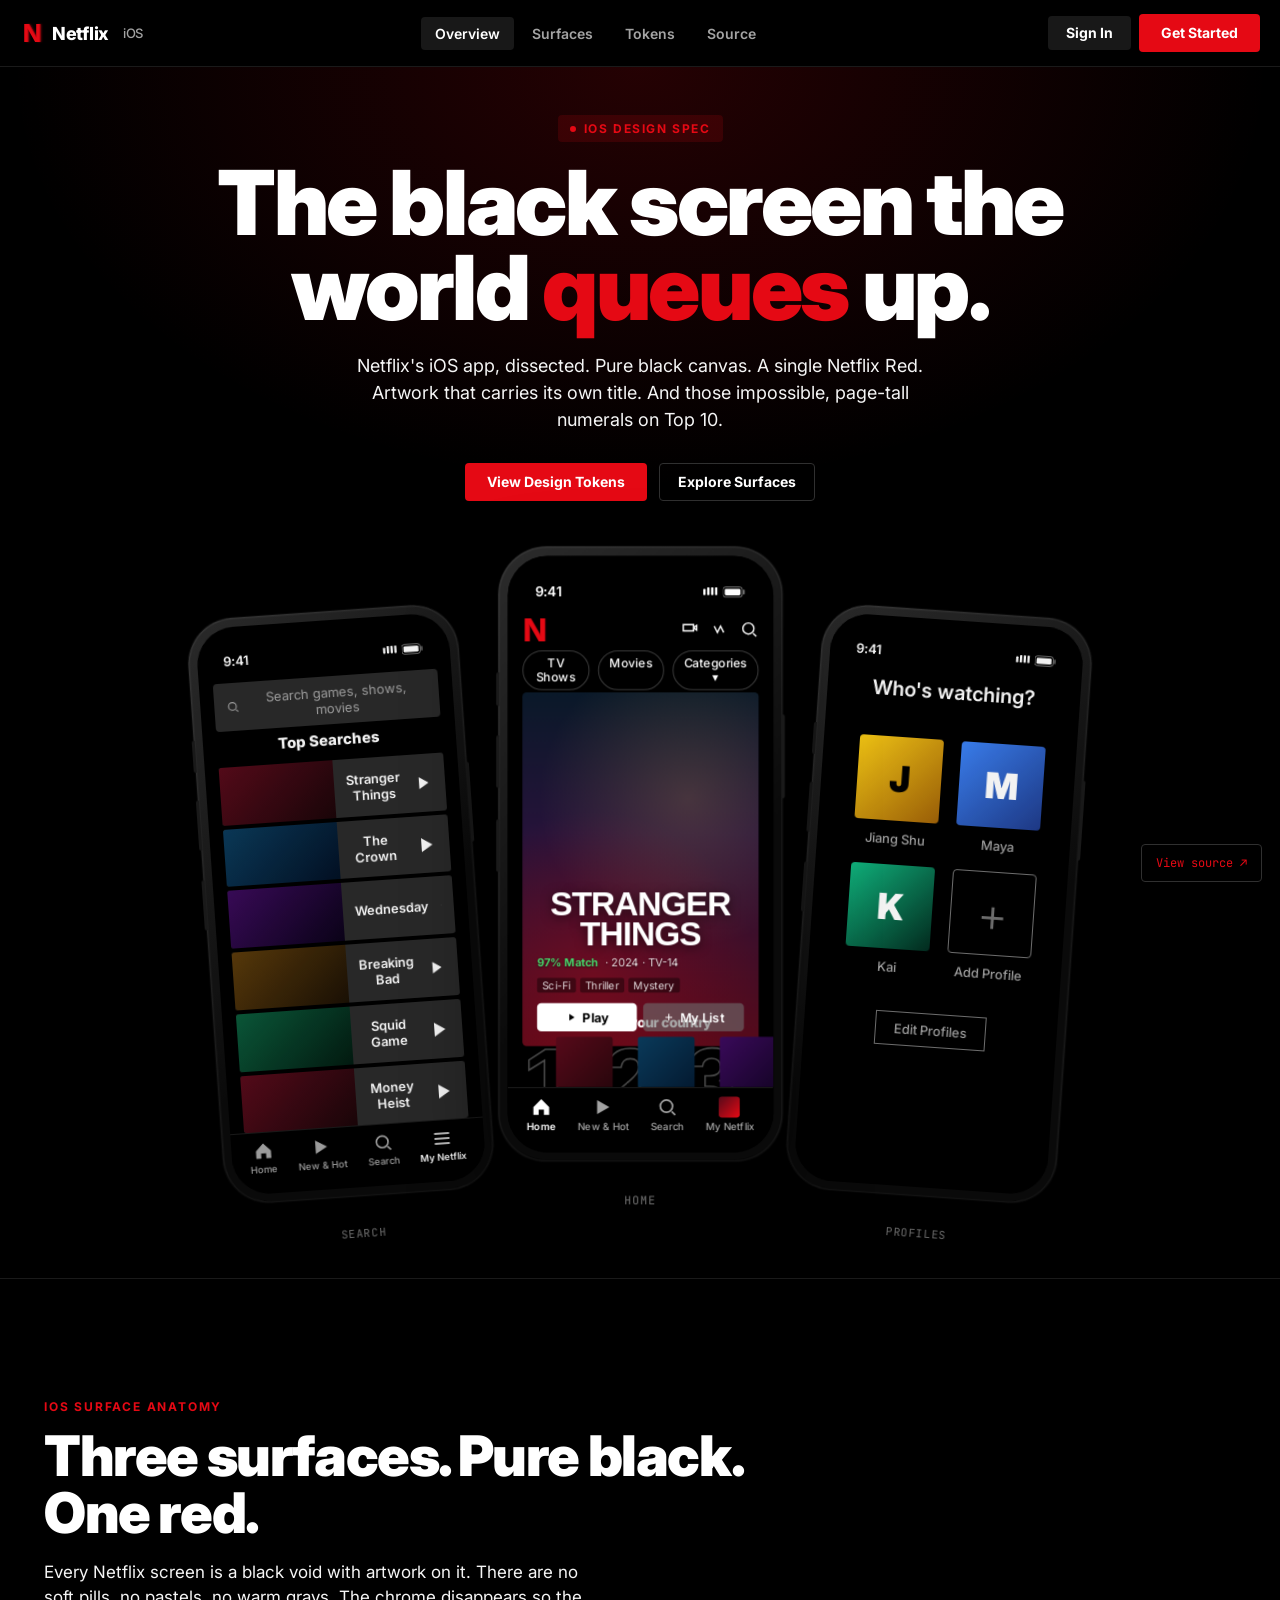
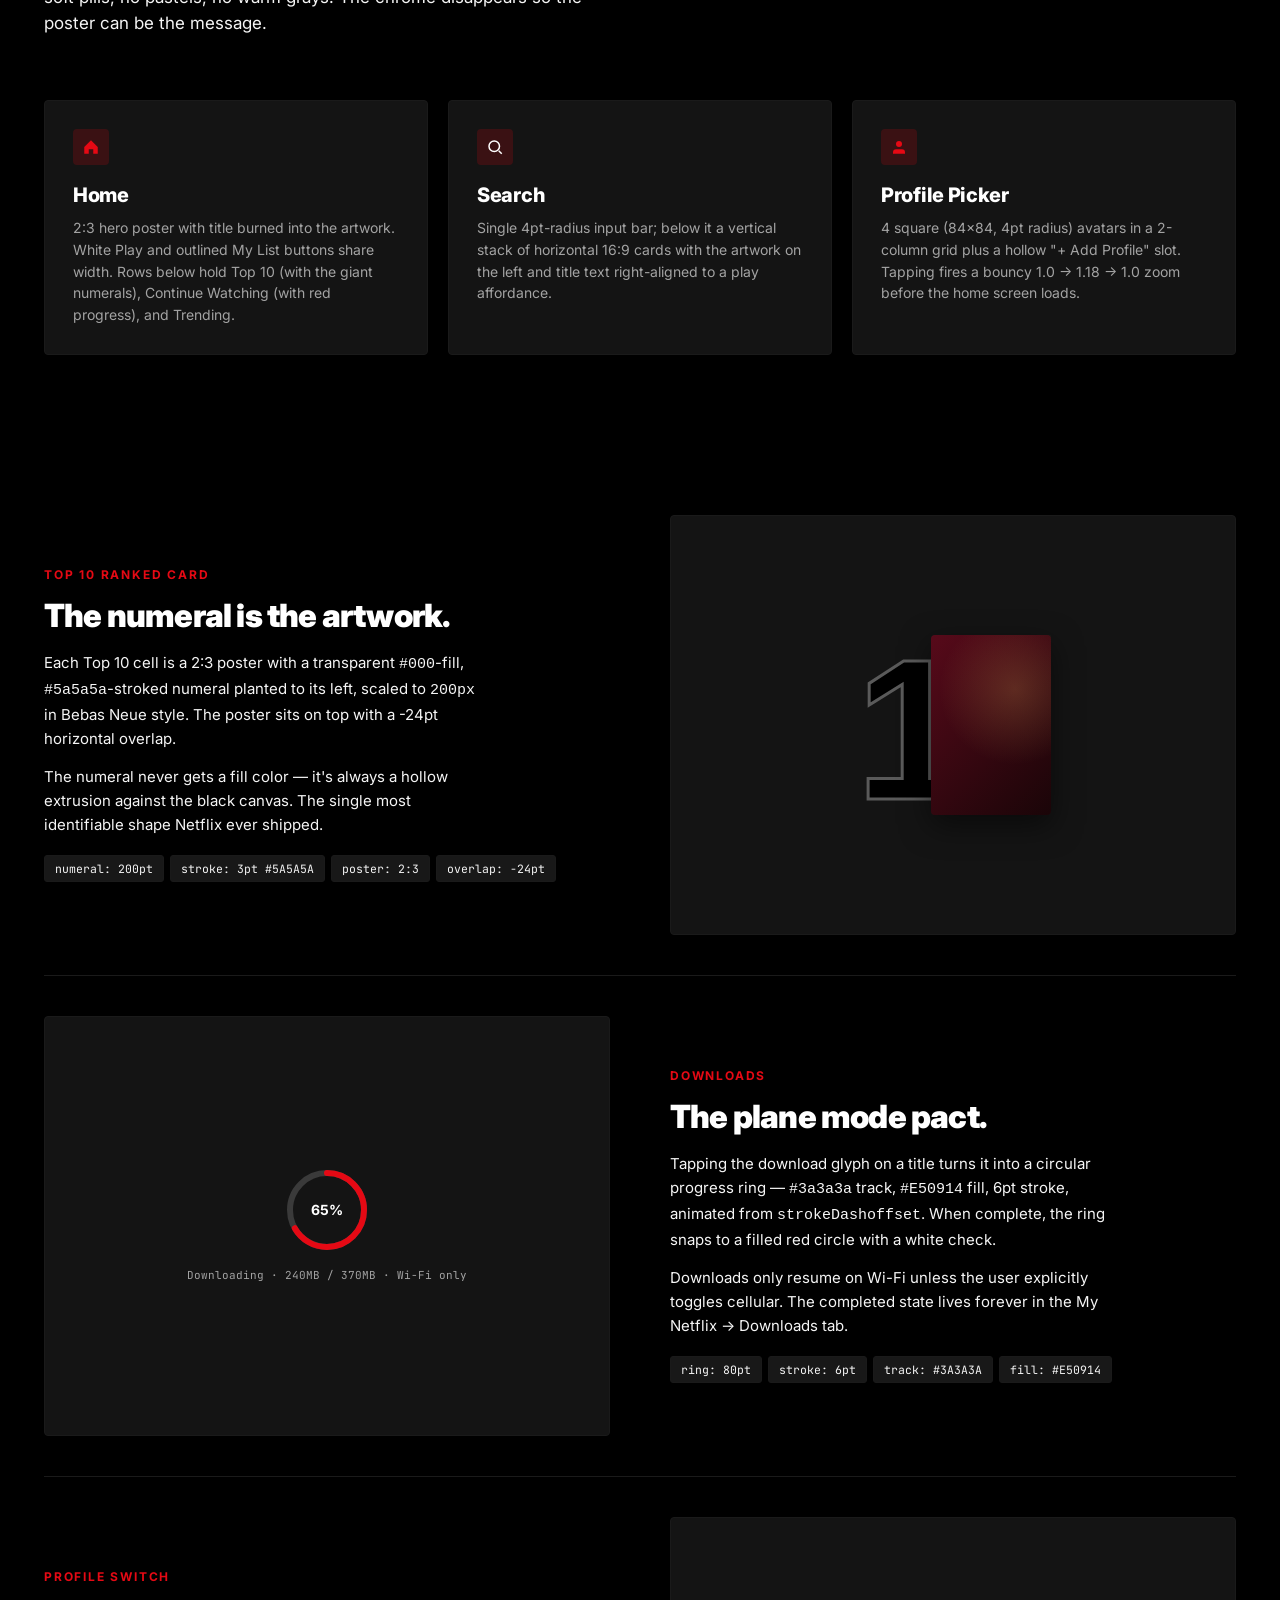
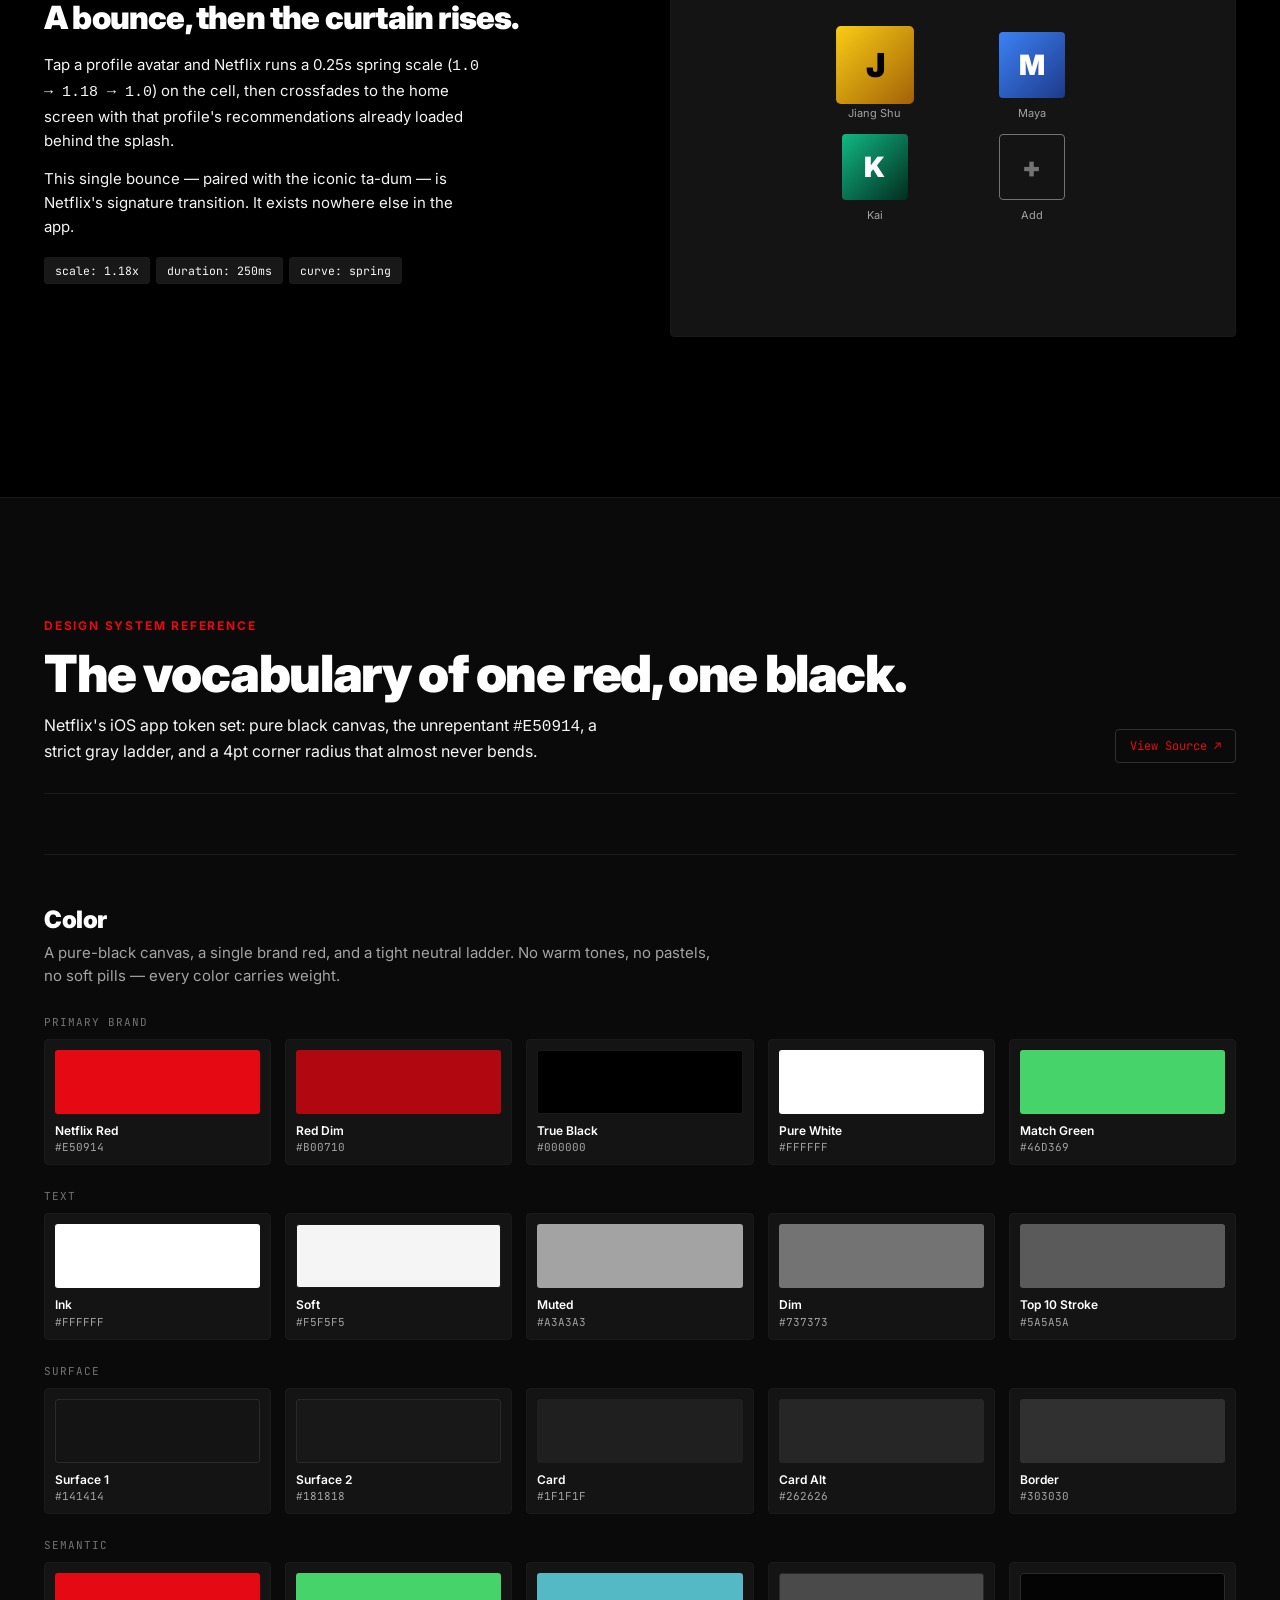
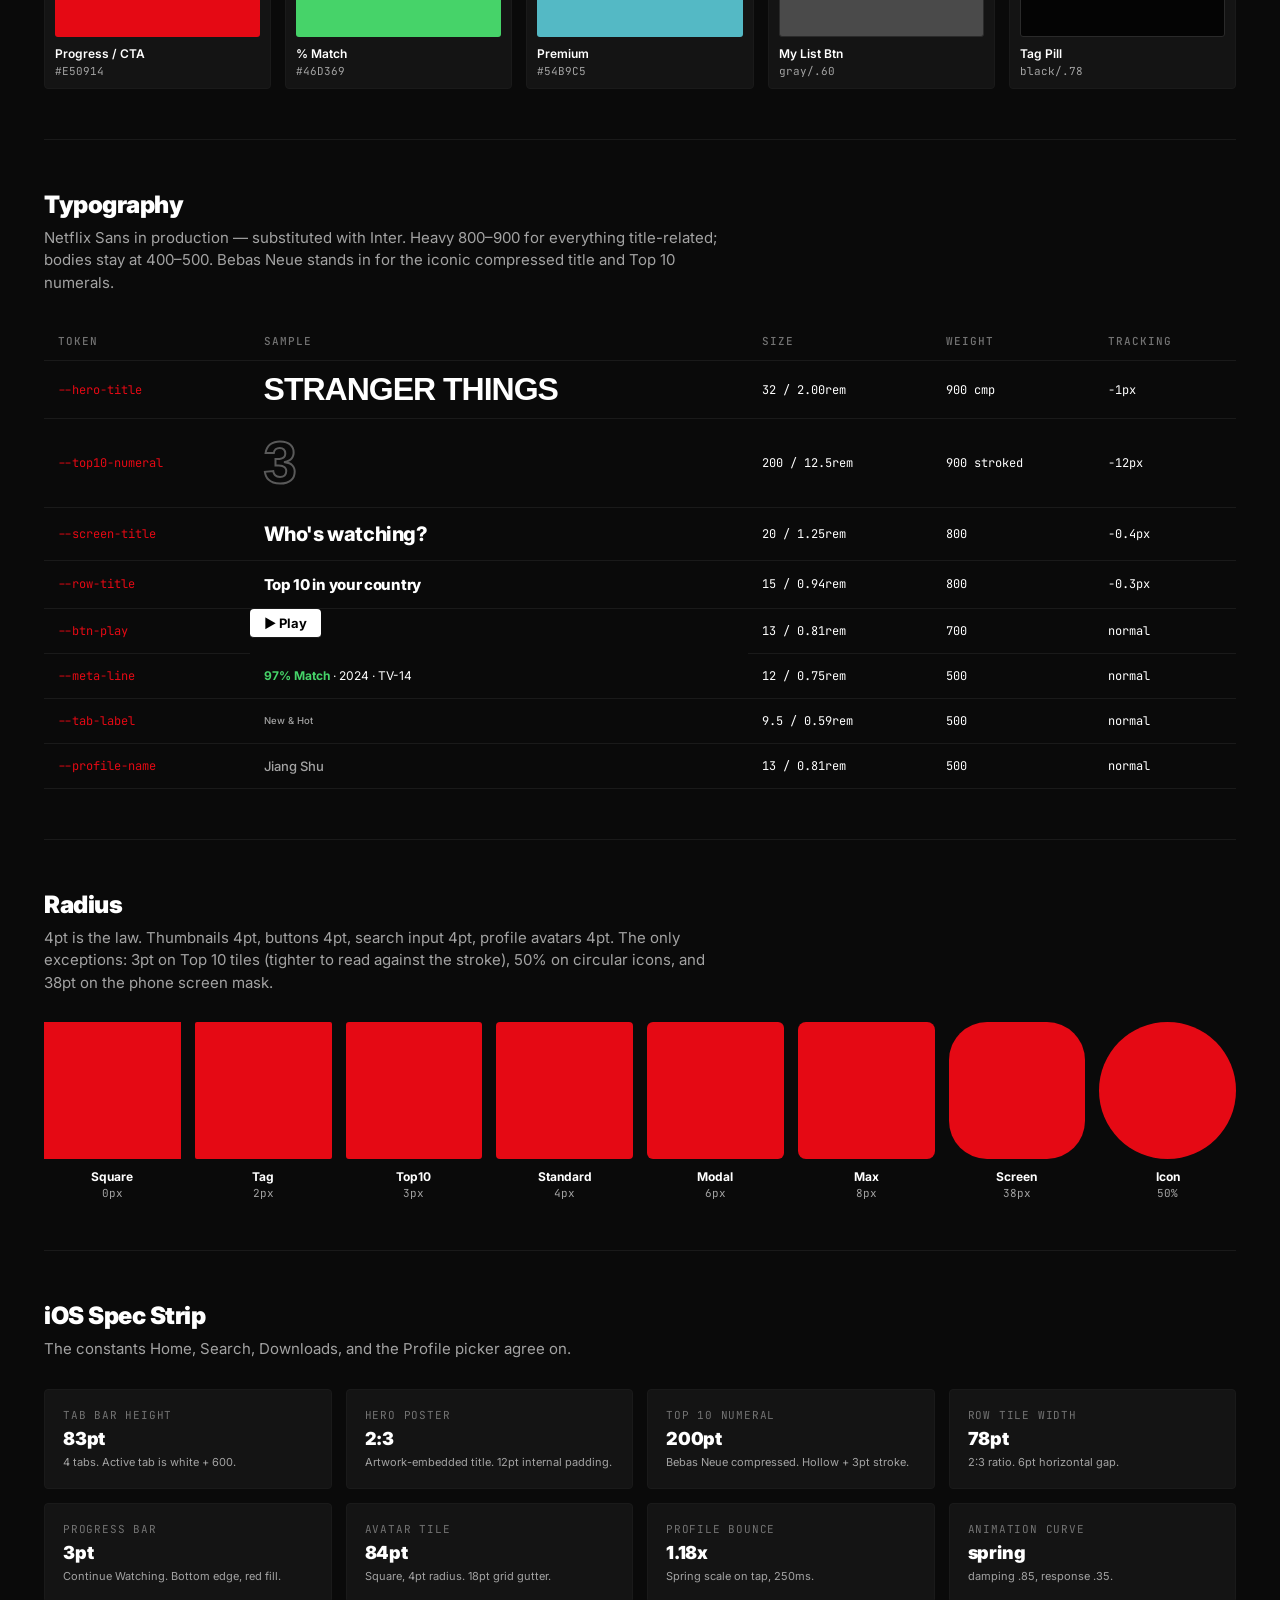
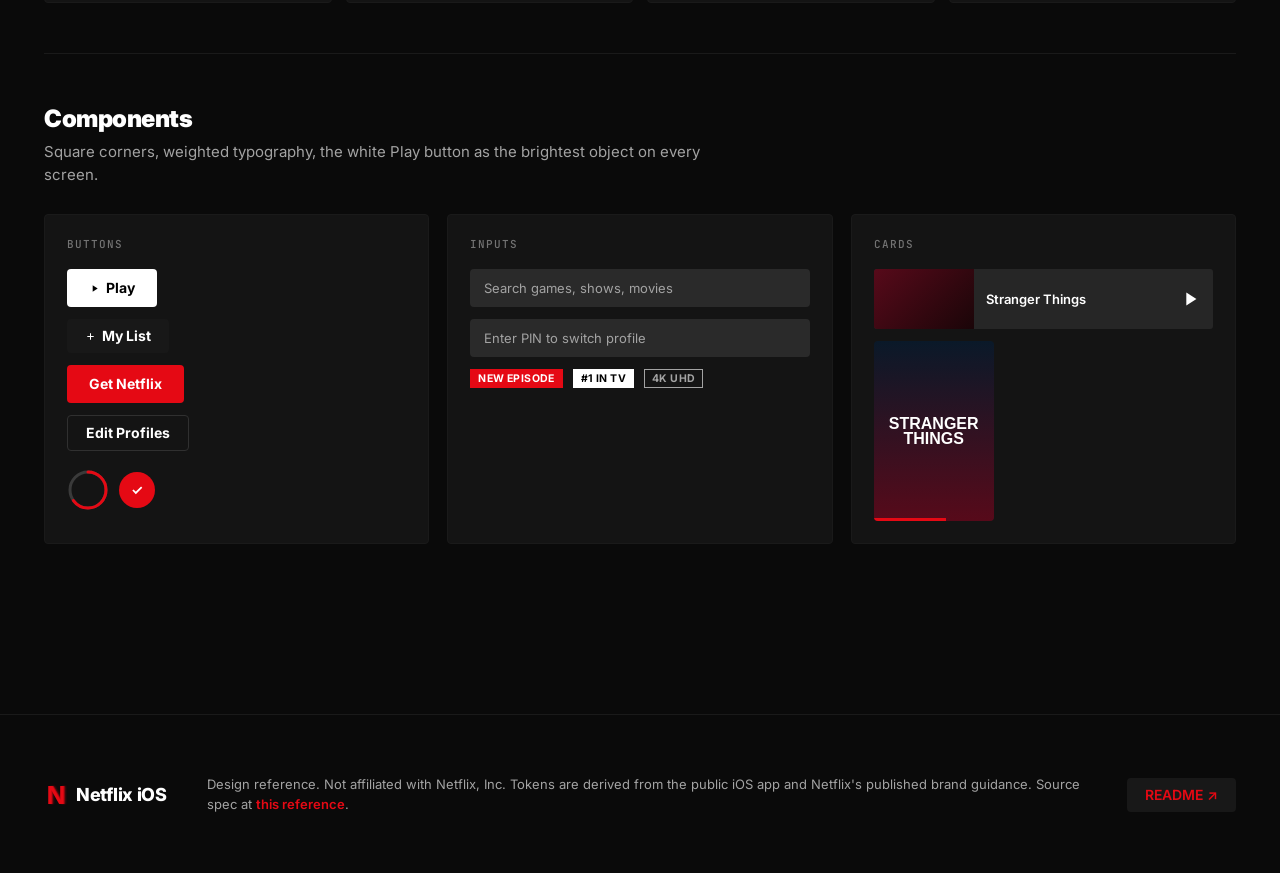
<file: skills/claude/awesome-design-html/assets/ios/design.netflix-ios.html>
<!doctype html>
<html lang="en">
<head>
<meta charset="utf-8" />
<meta name="viewport" content="width=device-width, initial-scale=1" />
<title>Netflix — iOS design spec</title>
<meta name="description" content="Netflix iOS app design reference. Pure black canvas, #E50914 red, artwork-embedded titles, Top 10 giant outlined numerals, profile picker bouncy zoom." />
<link rel="preconnect" href="https://fonts.googleapis.com" />
<link rel="preconnect" href="https://fonts.gstatic.com" crossorigin />
<link href="https://fonts.googleapis.com/css2?family=Inter:wght@400;500;600;700;800;900&family=JetBrains+Mono:wght@400;500&display=swap" rel="stylesheet" />
<style>
:root{
  --canvas:#000; --surface-1:#141414; --surface-2:#181818; --surface-card:#1f1f1f; --surface-card-alt:#262626;
  --nf-red:#E50914; --nf-red-dim:#b00710;
  --ink:#fff; --ink-soft:#f5f5f5; --ink-muted:#a3a3a3; --ink-dim:#737373;
  --border:#303030; --border-soft:#1a1a1a;
  --negative:#E50914; --warning:#ffa42b; --announce:#54B9C5;
  --font-ui:"Inter",-apple-system,BlinkMacSystemFont,"Helvetica Neue",helvetica,arial,sans-serif;
  --font-mono:"JetBrains Mono",ui-monospace,monospace;
  --r-min:0; --r-sm:2px; --r-md:4px; --r-lg:6px; --r-xl:8px; --r-pill:500px; --r-full:9999px;
}
*{box-sizing:border-box;margin:0;padding:0}
html,body{background:var(--canvas);color:var(--ink);font-family:var(--font-ui);-webkit-font-smoothing:antialiased}
a{color:inherit;text-decoration:none}
button{font-family:inherit;border:0;background:none;color:inherit;cursor:pointer}
img,svg{display:block;max-width:100%}
.container{max-width:1240px;margin:0 auto;padding:0 24px}

/* ========== NAV ========== */
.nav-wrap{position:sticky;top:0;z-index:50;background:rgba(0,0,0,.85);backdrop-filter:blur(20px);border-bottom:1px solid var(--border-soft)}
.nav{display:flex;align-items:center;justify-content:space-between;padding:14px 0}
.brand{display:flex;align-items:center;gap:10px;font-weight:800;font-size:18px;letter-spacing:-.3px}
.brand-mark{width:22px;height:30px;display:grid;place-items:center;position:relative}
.brand-mark .nletter{font-weight:900;font-size:26px;color:var(--nf-red);font-family:"Bebas Neue","Arial Narrow",Impact,sans-serif;letter-spacing:-2px;line-height:1;text-shadow:1px 0 0 var(--nf-red-dim),2px 0 2px rgba(229,9,20,.4)}
.nav-mid{display:flex;gap:4px}
.nav-pill{padding:8px 14px;border-radius:var(--r-md);font-size:14px;font-weight:600;color:var(--ink-muted)}
.nav-pill:hover{color:var(--ink)}
.nav-pill.active{color:var(--ink);background:var(--surface-2)}
.nav-cta{display:flex;align-items:center;gap:8px}
.btn{display:inline-flex;align-items:center;gap:6px;font-weight:700;font-size:14px;line-height:1;cursor:pointer;border:0;text-decoration:none;transition:transform .12s, background .15s, color .15s}
.btn:hover{transform:scale(1.04)}
.btn-primary{background:var(--nf-red);color:#fff;padding:12px 22px;border-radius:var(--r-md)}
.btn-primary:hover{background:#f6121d}
.btn-pill{background:var(--surface-2);color:var(--ink);padding:10px 18px;border-radius:var(--r-md)}
.btn-outline{background:transparent;border:1px solid var(--border);color:var(--ink);padding:10px 18px;border-radius:var(--r-md)}
.btn-light{background:#fff;color:#000;padding:12px 22px;border-radius:var(--r-md)}

/* ========== HERO ========== */
.hero{position:relative;padding:48px 0 100px;overflow:hidden}
.hero::before{content:"";position:absolute;inset:0;background:radial-gradient(900px 600px at 50% 0%,rgba(229,9,20,.16),transparent 70%);pointer-events:none}
.hero-inner{position:relative;text-align:center;max-width:920px;margin:0 auto}
.hero-eyebrow{display:inline-flex;align-items:center;gap:8px;padding:6px 12px;border-radius:var(--r-md);background:rgba(229,9,20,.14);color:var(--nf-red);font-size:12px;font-weight:700;letter-spacing:1.6px;text-transform:uppercase;margin-bottom:18px}
.hero-eyebrow .dot{width:6px;height:6px;border-radius:50%;background:var(--nf-red)}
.hero h1{font-size:clamp(44px,7vw,90px);line-height:.95;letter-spacing:-2.4px;font-weight:900;margin-bottom:22px}
.hero h1 .gradient-word{color:var(--nf-red)}
.hero p{font-size:18px;line-height:1.5;color:var(--ink-soft);max-width:600px;margin:0 auto 30px}
.hero-ctas{display:flex;gap:12px;justify-content:center;flex-wrap:wrap;margin-bottom:90px}
.hero-stage{position:relative;display:flex;justify-content:center;align-items:flex-end;gap:30px;perspective:1600px}

/* ========== iPHONE FRAME ========== */
.iphone{width:280px;aspect-ratio:9/19.5;background:linear-gradient(140deg,#2c2c2c,#0a0a0a 60%);border-radius:46px;padding:9px;position:relative;box-shadow:inset 0 0 0 1.5px rgba(255,255,255,.06),inset 0 -2px 0 rgba(0,0,0,.6),0 40px 80px rgba(0,0,0,.55),0 0 0 1px rgba(255,255,255,.04)}
.iphone::before{content:"";position:absolute;top:120px;left:-2px;width:3px;height:32px;background:#1a1a1a;border-radius:2px 0 0 2px}
.iphone::after{content:"";position:absolute;top:180px;left:-2px;width:3px;height:50px;background:#1a1a1a;border-radius:2px 0 0 2px;box-shadow:0 80px 0 #1a1a1a}
.iphone .right-btn{position:absolute;top:160px;right:-2px;width:3px;height:80px;background:#1a1a1a;border-radius:0 2px 2px 0}
.iphone-screen{width:100%;height:100%;border-radius:38px;overflow:hidden;position:relative;background:#000}
.dynamic-island{position:absolute;top:8px;left:50%;transform:translateX(-50%);width:96px;height:28px;background:#000;border-radius:999px;z-index:20}
.status-bar{position:absolute;top:0;left:0;right:0;height:50px;display:flex;justify-content:space-between;align-items:center;padding:18px 26px 0;z-index:15;font-size:13px;font-weight:600;color:#fff;letter-spacing:-.2px}
.status-bar .sb-icons{display:flex;gap:5px;align-items:center}
.iphone-stage-center{transform:translateY(-30px) scale(1.05);z-index:3}
.iphone-stage-left{transform:rotate(-4deg) translateY(20px);z-index:2;opacity:.95}
.iphone-stage-right{transform:rotate(4deg) translateY(20px);z-index:2;opacity:.95}
.iphone-label{position:absolute;bottom:-44px;left:50%;transform:translateX(-50%);font-family:var(--font-mono);font-size:11px;color:var(--ink-dim);letter-spacing:.6px;text-transform:uppercase;white-space:nowrap}

.scr{position:absolute;inset:0;color:#fff;font-size:11px;display:flex;flex-direction:column}

/* ========== SCREEN: HOME ========== */
.nf-home{position:absolute;inset:0;background:#000;overflow:hidden}
.nf-top{position:absolute;top:54px;left:0;right:0;padding:0 14px;display:flex;align-items:center;justify-content:space-between;z-index:5}
.nf-top .lg{font-family:"Bebas Neue","Arial Narrow",Impact,sans-serif;font-size:32px;font-weight:900;color:var(--nf-red);letter-spacing:-3px;line-height:1;text-shadow:1px 0 0 var(--nf-red-dim)}
.nf-top .acts{display:flex;gap:10px}
.nf-top .acts svg{width:18px;height:18px;fill:#fff}
.nf-cats{position:absolute;top:90px;left:0;right:0;padding:0 14px;display:flex;gap:8px;z-index:5;font-size:11.5px;font-weight:500;color:#fff}
.nf-cats span{padding:4px 10px;border-radius:20px;border:1px solid #3a3a3a}
.nf-hero{position:absolute;top:130px;left:14px;right:14px;aspect-ratio:2/3;border-radius:4px;background:linear-gradient(180deg,#0a1929 0%,#26133a 40%,#570a1a 100%);overflow:hidden;display:flex;align-items:flex-end;padding:14px;box-shadow:0 12px 40px rgba(0,0,0,.5)}
.nf-hero::before{content:"";position:absolute;inset:0;background:radial-gradient(circle at 70% 30%,rgba(255,200,100,.18),transparent 50%),radial-gradient(circle at 30% 80%,rgba(229,9,20,.25),transparent 50%)}
.nf-hero-inner{position:relative;z-index:1;width:100%}
.nf-hero-title{font-family:"Bebas Neue","Arial Narrow",Impact,sans-serif;font-size:32px;font-weight:900;letter-spacing:-1px;line-height:.9;color:#fff;text-shadow:0 2px 10px rgba(0,0,0,.6);margin-bottom:6px}
.nf-hero-meta{display:flex;align-items:center;gap:6px;margin-bottom:8px;font-size:10.5px;color:#fff;text-shadow:0 1px 2px rgba(0,0,0,.5)}
.nf-hero-meta .match{color:#46d369;font-weight:700}
.nf-hero-meta .yr{color:rgba(255,255,255,.85)}
.nf-hero-tags{display:flex;gap:4px;margin-bottom:10px;font-size:10px;color:rgba(255,255,255,.85)}
.nf-hero-tags span{padding:1px 5px;background:rgba(0,0,0,.4);border-radius:2px}
.nf-hero-btns{display:flex;gap:6px}
.nf-hero-btns .play{flex:1;background:#fff;color:#000;padding:6px 0;border-radius:4px;font-size:12px;font-weight:700;display:flex;align-items:center;justify-content:center;gap:5px}
.nf-hero-btns .play svg{width:11px;height:11px;fill:#000}
.nf-hero-btns .list{flex:1;background:rgba(110,110,110,.6);color:#fff;padding:6px 0;border-radius:4px;font-size:12px;font-weight:600;display:flex;align-items:center;justify-content:center;gap:5px}
.nf-hero-btns .list svg{width:11px;height:11px;stroke:#fff;fill:none}

.nf-feed{position:absolute;top:430px;bottom:62px;left:0;right:0;overflow:hidden}
.nf-sec{padding:6px 0 14px}
.nf-sec-title{font-size:13px;font-weight:800;padding:0 14px;margin-bottom:6px;letter-spacing:-.3px}
.nf-row{display:flex;gap:6px;overflow:hidden;padding:0 14px}
.nf-tile{flex-shrink:0;width:78px;aspect-ratio:2/3;border-radius:4px;background:linear-gradient(135deg,#1a3a5a,#0a0e1a);position:relative;overflow:hidden}
.nf-tile.t-prog::after{content:"";position:absolute;bottom:0;left:0;height:3px;width:60%;background:var(--nf-red)}
.nf-tile.t1{background:linear-gradient(135deg,#570a1a,#1a0508)}
.nf-tile.t2{background:linear-gradient(135deg,#0a3a5a,#021024)}
.nf-tile.t3{background:linear-gradient(135deg,#3a0a5a,#0a0218)}
.nf-tile.t4{background:linear-gradient(135deg,#5a3a0a,#1a1004)}
.nf-tile.t5{background:linear-gradient(135deg,#0a5a3a,#021a10)}
/* Top 10 row */
.nf-top10{display:flex;gap:0;overflow:hidden;padding:0 14px;align-items:center}
.nf-top10-item{display:flex;align-items:flex-end;flex-shrink:0;margin-right:-8px}
.nf-top10-num{font-family:"Bebas Neue","Arial Narrow",Impact,sans-serif;font-size:90px;font-weight:900;line-height:.85;color:#000;-webkit-text-stroke:1.5px #4a4a4a;letter-spacing:-6px;margin-right:-12px;position:relative;z-index:1}
.nf-top10-thumb{width:54px;aspect-ratio:2/3;border-radius:3px;background:linear-gradient(135deg,#570a1a,#1a0508);position:relative;z-index:2}

/* tab bar */
.nf-tab{position:absolute;bottom:0;left:0;right:0;height:62px;background:rgba(0,0,0,.95);display:flex;justify-content:space-around;align-items:flex-start;padding:8px 8px 0;z-index:10;border-top:1px solid #1a1a1a;backdrop-filter:blur(20px)}
.nf-tab .tb{display:flex;flex-direction:column;align-items:center;gap:3px;color:#a3a3a3;font-size:9.5px;font-weight:500}
.nf-tab .tb.active{color:#fff;font-weight:600}
.nf-tab .tb svg{width:20px;height:20px;fill:currentColor}
.nf-tab .tb .av{width:20px;height:20px;border-radius:3px;background:linear-gradient(135deg,#570a1a,#E50914)}

/* ========== SCREEN: SEARCH ========== */
.nf-search-top{position:absolute;top:50px;left:0;right:0;padding:6px 14px;z-index:5}
.nf-search-input{display:flex;align-items:center;gap:8px;background:#2a2a2a;border-radius:4px;padding:8px 12px;font-size:13px;color:#a3a3a3}
.nf-search-input svg{width:14px;height:14px;fill:#a3a3a3}
.nf-search-title{padding:14px 14px 8px;font-size:15px;font-weight:800;position:absolute;top:96px;left:0;right:0;z-index:5}
.nf-search-grid{position:absolute;top:140px;bottom:62px;left:0;right:0;padding:0 14px;overflow:hidden;display:flex;flex-direction:column;gap:4px}
.nf-search-card{display:flex;background:#2a2a2a;border-radius:3px;overflow:hidden;height:64px}
.nf-search-card .img{width:114px;height:100%;background:linear-gradient(135deg,#570a1a,#1a0508);flex-shrink:0;position:relative}
.nf-search-card .img.s2{background:linear-gradient(135deg,#0a3a5a,#021024)}
.nf-search-card .img.s3{background:linear-gradient(135deg,#3a0a5a,#0a0218)}
.nf-search-card .img.s4{background:linear-gradient(135deg,#5a3a0a,#1a1004)}
.nf-search-card .img.s5{background:linear-gradient(135deg,#0a5a3a,#021a10)}
.nf-search-card .name{flex:1;padding:0 12px;display:flex;align-items:center;font-size:13px;font-weight:600;color:#fff}
.nf-search-card .ic{padding-right:12px;display:grid;place-items:center}
.nf-search-card .ic svg{width:24px;height:24px;fill:#fff}

/* ========== SCREEN: PROFILES ========== */
.nf-prof{position:absolute;inset:0;background:#000;display:flex;flex-direction:column}
.nf-prof-top{padding:60px 0 0;text-align:center}
.nf-prof-top h2{font-size:20px;font-weight:600;color:#fff;margin-bottom:36px}
.nf-prof-grid{display:grid;grid-template-columns:1fr 1fr;gap:18px;padding:0 36px}
.nf-prof-card{display:flex;flex-direction:column;align-items:center;gap:10px}
.nf-prof-avatar{width:84px;height:84px;border-radius:4px;background:linear-gradient(135deg,#facc15,#a16207);display:grid;place-items:center;color:#000;font-size:36px;font-weight:900}
.nf-prof-avatar.p2{background:linear-gradient(135deg,#3b82f6,#1e3a8a);color:#fff}
.nf-prof-avatar.p3{background:linear-gradient(135deg,#10b981,#022c1f);color:#fff}
.nf-prof-avatar.p4{background:linear-gradient(135deg,#ef4444,#7f1d1d);color:#fff}
.nf-prof-avatar.add{background:transparent;border:1.5px solid #737373;color:#737373;font-size:48px;font-weight:300}
.nf-prof-name{font-size:13px;color:#a3a3a3;font-weight:500}
.nf-prof-edit{margin-top:36px;text-align:center}
.nf-prof-edit button{background:transparent;border:1px solid #737373;padding:8px 18px;border-radius:0;color:#a3a3a3;font-size:13px;font-weight:500}

/* ========== FEATURES ========== */
.section{padding:120px 0;border-top:1px solid var(--border-soft)}
.section-eyebrow{font-size:12px;letter-spacing:1.8px;text-transform:uppercase;font-weight:700;color:var(--nf-red);margin-bottom:14px}
.section-head{max-width:760px;margin-bottom:64px}
.section-head h2{font-size:clamp(34px,4.5vw,56px);font-weight:900;letter-spacing:-1.4px;line-height:1.02;margin-bottom:18px}
.section-head p{font-size:17px;color:var(--ink-soft);line-height:1.5;max-width:560px}

.feature-grid{display:grid;grid-template-columns:repeat(3,1fr);gap:20px}
.feat{background:var(--surface-1);border-radius:4px;padding:28px;border:1px solid var(--border-soft)}
.feat:hover{background:var(--surface-2)}
.feat .feat-ic{width:36px;height:36px;border-radius:4px;background:rgba(229,9,20,.18);display:grid;place-items:center;margin-bottom:18px}
.feat .feat-ic svg{width:18px;height:18px;fill:var(--nf-red)}
.feat h3{font-size:20px;font-weight:800;letter-spacing:-.3px;margin-bottom:10px}
.feat p{font-size:14px;color:var(--ink-muted);line-height:1.55}
.feat code{font-family:var(--font-mono);font-size:11.5px;background:rgba(255,255,255,.06);padding:1px 6px;border-radius:3px;color:var(--ink-soft)}

.ios-feat{display:grid;grid-template-columns:1fr 1fr;gap:60px;align-items:center;padding:40px 0;border-top:1px solid var(--border-soft)}
.ios-feat:first-child{border-top:0}
.ios-feat-text h3{font-size:32px;font-weight:900;letter-spacing:-.8px;margin-bottom:16px}
.ios-feat-text p{font-size:15px;color:var(--ink-soft);line-height:1.6;margin-bottom:14px;max-width:440px}
.ios-feat-tokens{display:flex;flex-wrap:wrap;gap:6px;margin-top:18px}
.ios-feat-tokens code{font-family:var(--font-mono);font-size:11.5px;background:var(--surface-2);padding:5px 10px;border-radius:3px;color:var(--ink-soft);border:1px solid var(--border-soft)}
.ios-feat-visual{background:var(--surface-1);border-radius:4px;padding:40px;display:grid;place-items:center;min-height:420px;border:1px solid var(--border-soft);position:relative;overflow:hidden}

/* Top 10 anatomy */
.top10-anat{display:flex;align-items:flex-end;gap:0}
.top10-anat .big-num{font-family:"Bebas Neue","Arial Narrow",Impact,sans-serif;font-size:200px;font-weight:900;line-height:.85;color:#000;-webkit-text-stroke:3px #5a5a5a;letter-spacing:-12px;margin-right:-24px;position:relative;z-index:1}
.top10-anat .big-thumb{width:120px;aspect-ratio:2/3;border-radius:4px;background:linear-gradient(135deg,#570a1a,#1a0508);position:relative;z-index:2;box-shadow:0 10px 30px rgba(0,0,0,.5)}
.top10-anat .big-thumb::before{content:"";position:absolute;inset:0;background:radial-gradient(circle at 70% 30%,rgba(255,200,100,.18),transparent 50%)}

/* download circle */
.dl-stage{display:flex;flex-direction:column;align-items:center;gap:18px}
.dl-ring{position:relative;width:80px;height:80px}
.dl-ring svg{transform:rotate(-90deg)}
.dl-ring circle{fill:none;stroke-width:6}
.dl-ring .bg{stroke:#3a3a3a}
.dl-ring .fg{stroke:var(--nf-red);stroke-dasharray:235;stroke-dashoffset:80;stroke-linecap:round}
.dl-ring .pct{position:absolute;inset:0;display:grid;place-items:center;font-weight:700;font-size:14px}
.dl-label{font-family:var(--font-mono);font-size:11px;color:var(--ink-muted);text-align:center}

/* profile switch */
.ps-stage{display:grid;grid-template-columns:1fr 1fr;gap:14px;width:300px}
.ps-card{display:flex;flex-direction:column;align-items:center;gap:8px}
.ps-card .av{width:66px;height:66px;border-radius:4px;display:grid;place-items:center;font-size:28px;font-weight:900;color:#000;transition:transform .25s}
.ps-card.zoom .av{transform:scale(1.18)}
.ps-card .nm{font-size:11px;color:var(--ink-muted)}

/* ========== DS ========== */
.ds-section{padding:120px 0;background:#0a0a0a;border-top:1px solid var(--border-soft)}
.ds-intro{display:grid;grid-template-columns:1fr auto;gap:24px;align-items:end;margin-bottom:60px;border-bottom:1px solid var(--border-soft);padding-bottom:30px}
.ds-intro h2{font-size:clamp(32px,4vw,52px);font-weight:900;letter-spacing:-1.4px;line-height:1.02;margin:14px 0 14px}
.ds-intro p{font-size:16px;color:var(--ink-soft);max-width:560px;line-height:1.5}
.ds-source{font-family:var(--font-mono);font-size:12px;color:var(--nf-red);border:1px solid var(--border);padding:8px 14px;border-radius:var(--r-md);white-space:nowrap}
.ds-source:hover{background:var(--surface-2)}

.ds-block{padding:50px 0;border-top:1px solid var(--border-soft)}
.ds-block:first-of-type{border-top:0;padding-top:0}
.ds-heading{font-size:24px;font-weight:900;letter-spacing:-.5px;margin-bottom:8px}
.ds-desc{font-size:15px;color:var(--ink-muted);max-width:680px;line-height:1.5;margin-bottom:28px}
.ds-caption{font-family:var(--font-mono);font-size:11px;text-transform:uppercase;letter-spacing:1px;color:var(--ink-dim);margin:24px 0 10px}

.ds-swatches{display:grid;grid-template-columns:repeat(5,1fr);gap:14px}
.ds-sw{background:var(--surface-1);border-radius:4px;padding:10px;border:1px solid var(--border-soft)}
.ds-sw .chip{height:64px;border-radius:3px;margin-bottom:10px}
.ds-sw .name{font-size:12px;font-weight:600;line-height:1.2}
.ds-sw .val{font-family:var(--font-mono);font-size:11px;color:var(--ink-muted);margin-top:2px}

.ds-type-table{width:100%;border-collapse:collapse;font-family:var(--font-mono);font-size:12px}
.ds-type-table th{text-align:left;padding:12px 14px;color:var(--ink-dim);font-weight:500;border-bottom:1px solid var(--border-soft);text-transform:uppercase;letter-spacing:1px;font-size:11px}
.ds-type-table td{padding:14px;border-bottom:1px solid var(--border-soft);vertical-align:middle}
.ds-type-table td.token{color:var(--nf-red)}
.ds-type-table td.sample{font-family:var(--font-ui);color:#fff}

.ds-radius{display:grid;grid-template-columns:repeat(8,1fr);gap:14px}
.ds-radius-cell{text-align:center}
.ds-radius-box{width:100%;aspect-ratio:1;background:var(--nf-red);margin-bottom:10px}
.ds-radius-label{font-size:12px;font-weight:700}
.ds-radius-val{font-family:var(--font-mono);font-size:11px;color:var(--ink-muted);margin-top:2px}

.ds-comp{display:grid;grid-template-columns:repeat(3,1fr);gap:18px}
.ds-card{background:var(--surface-1);border-radius:4px;padding:22px;border:1px solid var(--border-soft)}
.ds-card h5{font-family:var(--font-mono);font-size:11px;text-transform:uppercase;letter-spacing:1px;color:var(--ink-dim);margin-bottom:18px;font-weight:500}
.ds-card-stack{display:flex;flex-direction:column;gap:12px;align-items:flex-start}
.ds-card-row{display:flex;gap:10px;align-items:center;flex-wrap:wrap}
.input-pill{background:#2a2a2a;border:0;border-radius:4px;padding:11px 14px;color:#fff;font-family:inherit;font-size:13px;width:100%;outline:none}
.input-pill::placeholder{color:#a3a3a3}
.tag{font-size:10.5px;font-weight:700;padding:3px 8px;letter-spacing:.4px;text-transform:uppercase}
.tag-new{background:var(--nf-red);color:#fff}
.tag-top10{background:#fff;color:#000}
.tag-hd{background:transparent;color:#a3a3a3;border:1px solid #a3a3a3;padding:2px 7px}

.token-strip{display:grid;grid-template-columns:repeat(4,1fr);gap:14px;margin-top:28px}
.token-cell{background:var(--surface-1);border-radius:4px;padding:18px;border:1px solid var(--border-soft)}
.token-cell .tk-label{font-family:var(--font-mono);font-size:11px;color:var(--ink-dim);text-transform:uppercase;letter-spacing:.8px}
.token-cell .tk-val{font-size:18px;font-weight:900;margin-top:6px;color:#fff;letter-spacing:-.2px}
.token-cell .tk-note{font-size:11px;color:var(--ink-muted);margin-top:6px;line-height:1.4}

footer{padding:60px 0;border-top:1px solid var(--border-soft);background:#0a0a0a}
.foot{display:grid;grid-template-columns:auto 1fr auto;gap:40px;align-items:center}
.foot p{font-size:13px;color:var(--ink-muted);line-height:1.5}
.foot a{color:var(--nf-red);font-weight:600}

.float-link{position:fixed;bottom:18px;right:18px;background:#000;border:1px solid var(--border);color:var(--nf-red);font-family:var(--font-mono);font-size:12px;padding:10px 14px;border-radius:var(--r-md);z-index:99;box-shadow:0 8px 24px rgba(0,0,0,.5)}
.float-link:hover{background:var(--surface-2)}

@media(max-width:920px){
  .hero-stage{flex-direction:column;align-items:center;gap:60px}
  .iphone-stage-center,.iphone-stage-left,.iphone-stage-right{transform:none}
  .ios-feat{grid-template-columns:1fr;gap:30px}
  .feature-grid{grid-template-columns:1fr}
  .ds-swatches{grid-template-columns:repeat(2,1fr)}
  .ds-radius{grid-template-columns:repeat(4,1fr)}
  .ds-comp{grid-template-columns:1fr}
  .token-strip{grid-template-columns:repeat(2,1fr)}
  .foot{grid-template-columns:1fr;text-align:center}
  .nav-mid{display:none}
}
</style>
</head>
<body>

<!-- ===== NAV ===== -->
<div class="nav-wrap">
  <div class="container nav">
    <div class="brand">
      <span class="brand-mark"><span class="nletter">N</span></span>
      Netflix <span style="font-weight:500;color:var(--ink-muted);font-size:13px;margin-left:4px">iOS</span>
    </div>
    <nav class="nav-mid">
      <a class="nav-pill active" href="#hero">Overview</a>
      <a class="nav-pill" href="#features">Surfaces</a>
      <a class="nav-pill" href="#design-system">Tokens</a>
      <a class="nav-pill" href="#footer">Source</a>
    </nav>
    <div class="nav-cta">
      <a class="btn btn-pill" href="#">Sign In</a>
      <a class="btn btn-primary" href="#">Get Started</a>
    </div>
  </div>
</div>

<!-- ===== HERO ===== -->
<section class="hero" id="hero">
  <div class="container hero-inner">
    <div class="hero-eyebrow"><span class="dot"></span>iOS Design Spec</div>
    <h1>The black screen the world <span class="gradient-word">queues</span> up.</h1>
    <p>Netflix's iOS app, dissected. Pure black canvas. A single Netflix Red. Artwork that carries its own title. And those impossible, page-tall numerals on Top 10.</p>
    <div class="hero-ctas">
      <a class="btn btn-primary" href="#design-system">View Design Tokens</a>
      <a class="btn btn-outline" href="#features">Explore Surfaces</a>
    </div>

    <div class="hero-stage">

      <!-- SEARCH -->
      <div class="iphone iphone-stage-left">
        <span class="right-btn"></span>
        <div class="iphone-screen">
          <div class="dynamic-island"></div>
          <div class="status-bar">
            <span>9:41</span>
            <div class="sb-icons">
              <svg width="14" height="9" viewBox="0 0 18 12" fill="#fff"><rect x="0" y="2" width="3" height="8" rx="1"/><rect x="5" y="0" width="3" height="10" rx="1"/><rect x="10" y="0" width="3" height="10" rx="1"/><rect x="15" y="0" width="3" height="10" rx="1"/></svg>
              <svg width="22" height="11" viewBox="0 0 25 12" fill="none"><rect x="0" y="0.5" width="21" height="11" rx="3" stroke="#fff" stroke-opacity="0.5"/><rect x="2" y="2.5" width="17" height="7" rx="1.5" fill="#fff"/><rect x="22" y="3.5" width="1.5" height="5" rx="0.5" fill="#fff" fill-opacity="0.5"/></svg>
            </div>
          </div>
          <div class="scr">
            <div class="nf-search-top">
              <div class="nf-search-input">
                <svg viewBox="0 0 24 24"><circle cx="11" cy="11" r="7" stroke="currentColor" stroke-width="2" fill="none"/><path d="M21 21l-4-4" stroke="currentColor" stroke-width="2"/></svg>
                Search games, shows, movies
              </div>
            </div>
            <div class="nf-search-title">Top Searches</div>
            <div class="nf-search-grid">
              <div class="nf-search-card"><div class="img"></div><div class="name">Stranger Things</div><div class="ic"><svg viewBox="0 0 24 24"><path d="M8 5v14l11-7z"/></svg></div></div>
              <div class="nf-search-card"><div class="img s2"></div><div class="name">The Crown</div><div class="ic"><svg viewBox="0 0 24 24"><path d="M8 5v14l11-7z"/></svg></div></div>
              <div class="nf-search-card"><div class="img s3"></div><div class="name">Wednesday</div><div class="ic"><svg viewBox="0 0 24 24"><path d="M8 5v14l11-7z"/></svg></div></div>
              <div class="nf-search-card"><div class="img s4"></div><div class="name">Breaking Bad</div><div class="ic"><svg viewBox="0 0 24 24"><path d="M8 5v14l11-7z"/></svg></div></div>
              <div class="nf-search-card"><div class="img s5"></div><div class="name">Squid Game</div><div class="ic"><svg viewBox="0 0 24 24"><path d="M8 5v14l11-7z"/></svg></div></div>
              <div class="nf-search-card"><div class="img"></div><div class="name">Money Heist</div><div class="ic"><svg viewBox="0 0 24 24"><path d="M8 5v14l11-7z"/></svg></div></div>
            </div>
            <div class="nf-tab">
              <div class="tb"><svg viewBox="0 0 24 24"><path d="M3 12L12 3l9 9v9h-6v-6h-6v6H3z"/></svg>Home</div>
              <div class="tb"><svg viewBox="0 0 24 24"><path d="M5 4l14 8-14 8z"/></svg>New & Hot</div>
              <div class="tb"><svg viewBox="0 0 24 24"><circle cx="11" cy="11" r="7" stroke="currentColor" stroke-width="2" fill="none"/><path d="M21 21l-4-4" stroke="currentColor" stroke-width="2"/></svg>Search</div>
              <div class="tb active"><svg viewBox="0 0 24 24"><path d="M3 6h18M3 12h18M3 18h18" stroke="currentColor" stroke-width="2"/></svg>My Netflix</div>
            </div>
          </div>
        </div>
        <div class="iphone-label">Search</div>
      </div>

      <!-- HOME (center) -->
      <div class="iphone iphone-stage-center">
        <span class="right-btn"></span>
        <div class="iphone-screen">
          <div class="dynamic-island"></div>
          <div class="status-bar">
            <span>9:41</span>
            <div class="sb-icons">
              <svg width="14" height="9" viewBox="0 0 18 12" fill="#fff"><rect x="0" y="2" width="3" height="8" rx="1"/><rect x="5" y="0" width="3" height="10" rx="1"/><rect x="10" y="0" width="3" height="10" rx="1"/><rect x="15" y="0" width="3" height="10" rx="1"/></svg>
              <svg width="22" height="11" viewBox="0 0 25 12" fill="none"><rect x="0" y="0.5" width="21" height="11" rx="3" stroke="#fff" stroke-opacity="0.5"/><rect x="2" y="2.5" width="17" height="7" rx="1.5" fill="#fff"/><rect x="22" y="3.5" width="1.5" height="5" rx="0.5" fill="#fff" fill-opacity="0.5"/></svg>
            </div>
          </div>
          <div class="nf-home"></div>
          <div class="scr">
            <div class="nf-top">
              <div class="lg">N</div>
              <div class="acts">
                <svg viewBox="0 0 24 24"><path d="M3 6h13v8H3zm17 1l-3 2v2l3 2V7z" fill="none" stroke="currentColor" stroke-width="1.8"/></svg>
                <svg viewBox="0 0 24 24"><path d="M5 8l4 8 4-8 4 8" fill="none" stroke="currentColor" stroke-width="1.8"/></svg>
                <svg viewBox="0 0 24 24"><circle cx="11" cy="11" r="7" stroke="currentColor" stroke-width="1.8" fill="none"/><path d="M21 21l-4-4" stroke="currentColor" stroke-width="1.8"/></svg>
              </div>
            </div>
            <div class="nf-cats">
              <span>TV Shows</span>
              <span>Movies</span>
              <span>Categories ▾</span>
            </div>
            <div class="nf-hero">
              <div class="nf-hero-inner">
                <div class="nf-hero-title">STRANGER<br/>THINGS</div>
                <div class="nf-hero-meta"><span class="match">97% Match</span><span class="yr">· 2024 · TV-14</span></div>
                <div class="nf-hero-tags"><span>Sci-Fi</span><span>Thriller</span><span>Mystery</span></div>
                <div class="nf-hero-btns">
                  <div class="play"><svg viewBox="0 0 24 24"><path d="M8 5v14l11-7z"/></svg>Play</div>
                  <div class="list"><svg viewBox="0 0 24 24"><path d="M12 5v14M5 12h14" stroke="#fff" stroke-width="2.2"/></svg>My List</div>
                </div>
              </div>
            </div>
            <div class="nf-feed">
              <div class="nf-sec">
                <div class="nf-sec-title">Top 10 in your country</div>
                <div class="nf-top10">
                  <div class="nf-top10-item"><div class="nf-top10-num">1</div><div class="nf-top10-thumb"></div></div>
                  <div class="nf-top10-item"><div class="nf-top10-num">2</div><div class="nf-top10-thumb" style="background:linear-gradient(135deg,#0a3a5a,#021024)"></div></div>
                  <div class="nf-top10-item"><div class="nf-top10-num">3</div><div class="nf-top10-thumb" style="background:linear-gradient(135deg,#3a0a5a,#0a0218)"></div></div>
                </div>
              </div>
              <div class="nf-sec">
                <div class="nf-sec-title">Continue Watching</div>
                <div class="nf-row">
                  <div class="nf-tile t1 t-prog"></div>
                  <div class="nf-tile t2 t-prog" style="--w:30%"></div>
                  <div class="nf-tile t3 t-prog"></div>
                  <div class="nf-tile t4 t-prog"></div>
                </div>
              </div>
            </div>
            <div class="nf-tab">
              <div class="tb active"><svg viewBox="0 0 24 24"><path d="M3 12L12 3l9 9v9h-6v-6h-6v6H3z"/></svg>Home</div>
              <div class="tb"><svg viewBox="0 0 24 24"><path d="M5 4l14 8-14 8z"/></svg>New & Hot</div>
              <div class="tb"><svg viewBox="0 0 24 24"><circle cx="11" cy="11" r="7" stroke="currentColor" stroke-width="2" fill="none"/><path d="M21 21l-4-4" stroke="currentColor" stroke-width="2"/></svg>Search</div>
              <div class="tb"><div class="av"></div>My Netflix</div>
            </div>
          </div>
        </div>
        <div class="iphone-label">Home</div>
      </div>

      <!-- PROFILES -->
      <div class="iphone iphone-stage-right">
        <span class="right-btn"></span>
        <div class="iphone-screen">
          <div class="dynamic-island"></div>
          <div class="status-bar">
            <span>9:41</span>
            <div class="sb-icons">
              <svg width="14" height="9" viewBox="0 0 18 12" fill="#fff"><rect x="0" y="2" width="3" height="8" rx="1"/><rect x="5" y="0" width="3" height="10" rx="1"/><rect x="10" y="0" width="3" height="10" rx="1"/><rect x="15" y="0" width="3" height="10" rx="1"/></svg>
              <svg width="22" height="11" viewBox="0 0 25 12" fill="none"><rect x="0" y="0.5" width="21" height="11" rx="3" stroke="#fff" stroke-opacity="0.5"/><rect x="2" y="2.5" width="17" height="7" rx="1.5" fill="#fff"/><rect x="22" y="3.5" width="1.5" height="5" rx="0.5" fill="#fff" fill-opacity="0.5"/></svg>
            </div>
          </div>
          <div class="nf-prof">
            <div class="nf-prof-top">
              <h2>Who's watching?</h2>
            </div>
            <div class="nf-prof-grid">
              <div class="nf-prof-card">
                <div class="nf-prof-avatar">J</div>
                <div class="nf-prof-name">Jiang Shu</div>
              </div>
              <div class="nf-prof-card">
                <div class="nf-prof-avatar p2">M</div>
                <div class="nf-prof-name">Maya</div>
              </div>
              <div class="nf-prof-card">
                <div class="nf-prof-avatar p3">K</div>
                <div class="nf-prof-name">Kai</div>
              </div>
              <div class="nf-prof-card">
                <div class="nf-prof-avatar add">+</div>
                <div class="nf-prof-name">Add Profile</div>
              </div>
            </div>
            <div class="nf-prof-edit">
              <button>Edit Profiles</button>
            </div>
          </div>
        </div>
        <div class="iphone-label">Profiles</div>
      </div>

    </div>
  </div>
</section>

<!-- ===== FEATURES ===== -->
<section class="section" id="features">
  <div class="container">
    <div class="section-head">
      <div class="section-eyebrow">iOS Surface Anatomy</div>
      <h2>Three surfaces. Pure black. One red.</h2>
      <p>Every Netflix screen is a black void with artwork on it. There are no soft pills, no pastels, no warm grays. The chrome disappears so the poster can be the message.</p>
    </div>

    <div class="feature-grid">
      <div class="feat">
        <div class="feat-ic"><svg viewBox="0 0 24 24"><path d="M3 12L12 3l9 9v9h-6v-6h-6v6H3z"/></svg></div>
        <h3>Home</h3>
        <p>2:3 hero poster with title burned into the artwork. White Play and outlined My List buttons share width. Rows below hold Top 10 (with the giant numerals), Continue Watching (with red progress), and Trending.</p>
      </div>
      <div class="feat">
        <div class="feat-ic"><svg viewBox="0 0 24 24"><circle cx="11" cy="11" r="7" stroke="currentColor" stroke-width="2" fill="none"/><path d="M21 21l-4-4" stroke="currentColor" stroke-width="2"/></svg></div>
        <h3>Search</h3>
        <p>Single 4pt-radius input bar; below it a vertical stack of horizontal 16:9 cards with the artwork on the left and title text right-aligned to a play affordance.</p>
      </div>
      <div class="feat">
        <div class="feat-ic"><svg viewBox="0 0 24 24"><circle cx="12" cy="8" r="4"/><path d="M4 21v-2a4 4 0 014-4h8a4 4 0 014 4v2"/></svg></div>
        <h3>Profile Picker</h3>
        <p>4 square (84×84, 4pt radius) avatars in a 2-column grid plus a hollow "+ Add Profile" slot. Tapping fires a bouncy 1.0 → 1.18 → 1.0 zoom before the home screen loads.</p>
      </div>
    </div>

    <div style="margin-top:120px">

      <div class="ios-feat">
        <div class="ios-feat-text">
          <div class="section-eyebrow">Top 10 ranked card</div>
          <h3>The numeral is the artwork.</h3>
          <p>Each Top 10 cell is a 2:3 poster with a transparent <code>#000</code>-fill, <code>#5a5a5a</code>-stroked numeral planted to its left, scaled to <code>200px</code> in Bebas Neue style. The poster sits on top with a -24pt horizontal overlap.</p>
          <p>The numeral never gets a fill color — it's always a hollow extrusion against the black canvas. The single most identifiable shape Netflix ever shipped.</p>
          <div class="ios-feat-tokens">
            <code>numeral: 200pt</code>
            <code>stroke: 3pt #5A5A5A</code>
            <code>poster: 2:3</code>
            <code>overlap: -24pt</code>
          </div>
        </div>
        <div class="ios-feat-visual">
          <div class="top10-anat">
            <div class="big-num">1</div>
            <div class="big-thumb"></div>
          </div>
        </div>
      </div>

      <div class="ios-feat">
        <div class="ios-feat-visual">
          <div class="dl-stage">
            <div class="dl-ring">
              <svg width="80" height="80" viewBox="0 0 80 80">
                <circle class="bg" cx="40" cy="40" r="37"/>
                <circle class="fg" cx="40" cy="40" r="37"/>
              </svg>
              <div class="pct">65%</div>
            </div>
            <div class="dl-label">Downloading · 240MB / 370MB · Wi-Fi only</div>
          </div>
        </div>
        <div class="ios-feat-text">
          <div class="section-eyebrow">Downloads</div>
          <h3>The plane mode pact.</h3>
          <p>Tapping the download glyph on a title turns it into a circular progress ring — <code>#3a3a3a</code> track, <code>#E50914</code> fill, 6pt stroke, animated from <code>strokeDashoffset</code>. When complete, the ring snaps to a filled red circle with a white check.</p>
          <p>Downloads only resume on Wi-Fi unless the user explicitly toggles cellular. The completed state lives forever in the My Netflix → Downloads tab.</p>
          <div class="ios-feat-tokens">
            <code>ring: 80pt</code>
            <code>stroke: 6pt</code>
            <code>track: #3A3A3A</code>
            <code>fill: #E50914</code>
          </div>
        </div>
      </div>

      <div class="ios-feat">
        <div class="ios-feat-text">
          <div class="section-eyebrow">Profile switch</div>
          <h3>A bounce, then the curtain rises.</h3>
          <p>Tap a profile avatar and Netflix runs a 0.25s spring scale (<code>1.0 → 1.18 → 1.0</code>) on the cell, then crossfades to the home screen with that profile's recommendations already loaded behind the splash.</p>
          <p>This single bounce — paired with the iconic ta-dum — is Netflix's signature transition. It exists nowhere else in the app.</p>
          <div class="ios-feat-tokens">
            <code>scale: 1.18x</code>
            <code>duration: 250ms</code>
            <code>curve: spring</code>
          </div>
        </div>
        <div class="ios-feat-visual">
          <div class="ps-stage">
            <div class="ps-card zoom">
              <div class="av" style="background:linear-gradient(135deg,#facc15,#a16207)">J</div>
              <div class="nm">Jiang Shu</div>
            </div>
            <div class="ps-card">
              <div class="av" style="background:linear-gradient(135deg,#3b82f6,#1e3a8a);color:#fff">M</div>
              <div class="nm">Maya</div>
            </div>
            <div class="ps-card">
              <div class="av" style="background:linear-gradient(135deg,#10b981,#022c1f);color:#fff">K</div>
              <div class="nm">Kai</div>
            </div>
            <div class="ps-card">
              <div class="av" style="background:transparent;border:1.5px solid #737373;color:#737373">+</div>
              <div class="nm">Add</div>
            </div>
          </div>
        </div>
      </div>

    </div>
  </div>
</section>

<!-- ===== DESIGN SYSTEM ===== -->
<section class="ds-section" id="design-system">
  <div class="container">

    <div class="ds-intro">
      <div>
        <div class="section-eyebrow">Design System Reference</div>
        <h2>The vocabulary of one red, one black.</h2>
        <p>Netflix's iOS app token set: pure black canvas, the unrepentant <code>#E50914</code>, a strict gray ladder, and a 4pt corner radius that almost never bends.</p>
      </div>
      <a class="ds-source" href="https://github.com/yzfly/awesome-design-html/blob/main/assets/ios/design.netflix-ios.html" target="_blank" rel="noopener">View Source ↗</a>
    </div>

    <div class="ds-block">
      <h3 class="ds-heading">Color</h3>
      <p class="ds-desc">A pure-black canvas, a single brand red, and a tight neutral ladder. No warm tones, no pastels, no soft pills — every color carries weight.</p>

      <div class="ds-caption">Primary Brand</div>
      <div class="ds-swatches">
        <div class="ds-sw"><div class="chip" style="background:#E50914"></div><div class="name">Netflix Red</div><div class="val">#E50914</div></div>
        <div class="ds-sw"><div class="chip" style="background:#B00710"></div><div class="name">Red Dim</div><div class="val">#B00710</div></div>
        <div class="ds-sw"><div class="chip" style="background:#000;border:1px solid #1a1a1a"></div><div class="name">True Black</div><div class="val">#000000</div></div>
        <div class="ds-sw"><div class="chip" style="background:#FFFFFF"></div><div class="name">Pure White</div><div class="val">#FFFFFF</div></div>
        <div class="ds-sw"><div class="chip" style="background:#46d369"></div><div class="name">Match Green</div><div class="val">#46D369</div></div>
      </div>

      <div class="ds-caption">Text</div>
      <div class="ds-swatches">
        <div class="ds-sw"><div class="chip" style="background:#fff"></div><div class="name">Ink</div><div class="val">#FFFFFF</div></div>
        <div class="ds-sw"><div class="chip" style="background:#f5f5f5;border:1px solid #1a1a1a"></div><div class="name">Soft</div><div class="val">#F5F5F5</div></div>
        <div class="ds-sw"><div class="chip" style="background:#a3a3a3"></div><div class="name">Muted</div><div class="val">#A3A3A3</div></div>
        <div class="ds-sw"><div class="chip" style="background:#737373"></div><div class="name">Dim</div><div class="val">#737373</div></div>
        <div class="ds-sw"><div class="chip" style="background:#5a5a5a"></div><div class="name">Top 10 Stroke</div><div class="val">#5A5A5A</div></div>
      </div>

      <div class="ds-caption">Surface</div>
      <div class="ds-swatches">
        <div class="ds-sw"><div class="chip" style="background:#141414;border:1px solid #2a2a2a"></div><div class="name">Surface 1</div><div class="val">#141414</div></div>
        <div class="ds-sw"><div class="chip" style="background:#181818;border:1px solid #2a2a2a"></div><div class="name">Surface 2</div><div class="val">#181818</div></div>
        <div class="ds-sw"><div class="chip" style="background:#1f1f1f"></div><div class="name">Card</div><div class="val">#1F1F1F</div></div>
        <div class="ds-sw"><div class="chip" style="background:#262626"></div><div class="name">Card Alt</div><div class="val">#262626</div></div>
        <div class="ds-sw"><div class="chip" style="background:#303030"></div><div class="name">Border</div><div class="val">#303030</div></div>
      </div>

      <div class="ds-caption">Semantic</div>
      <div class="ds-swatches">
        <div class="ds-sw"><div class="chip" style="background:#E50914"></div><div class="name">Progress / CTA</div><div class="val">#E50914</div></div>
        <div class="ds-sw"><div class="chip" style="background:#46d369"></div><div class="name">% Match</div><div class="val">#46D369</div></div>
        <div class="ds-sw"><div class="chip" style="background:#54B9C5"></div><div class="name">Premium</div><div class="val">#54B9C5</div></div>
        <div class="ds-sw"><div class="chip" style="background:rgba(110,110,110,.6);border:1px solid #2a2a2a"></div><div class="name">My List Btn</div><div class="val">gray/.60</div></div>
        <div class="ds-sw"><div class="chip" style="background:rgba(0,0,0,.78);border:1px solid #2a2a2a"></div><div class="name">Tag Pill</div><div class="val">black/.78</div></div>
      </div>
    </div>

    <div class="ds-block">
      <h3 class="ds-heading">Typography</h3>
      <p class="ds-desc">Netflix Sans in production — substituted with Inter. Heavy 800–900 for everything title-related; bodies stay at 400–500. Bebas Neue stands in for the iconic compressed title and Top 10 numerals.</p>
      <table class="ds-type-table">
        <thead><tr><th>Token</th><th>Sample</th><th>Size</th><th>Weight</th><th>Tracking</th></tr></thead>
        <tbody>
          <tr><td class="token">--hero-title</td><td class="sample" style="font-family:'Bebas Neue','Arial Narrow',Impact,sans-serif;font-size:32px;font-weight:900;letter-spacing:-1px;line-height:.9">STRANGER THINGS</td><td>32 / 2.00rem</td><td>900 cmp</td><td>-1px</td></tr>
          <tr><td class="token">--top10-numeral</td><td class="sample" style="font-family:'Bebas Neue','Arial Narrow',Impact,sans-serif;font-size:60px;font-weight:900;-webkit-text-stroke:2px #5a5a5a;color:transparent;letter-spacing:-4px;line-height:1">3</td><td>200 / 12.5rem</td><td>900 stroked</td><td>-12px</td></tr>
          <tr><td class="token">--screen-title</td><td class="sample" style="font-size:20px;font-weight:800;letter-spacing:-.4px">Who's watching?</td><td>20 / 1.25rem</td><td>800</td><td>-0.4px</td></tr>
          <tr><td class="token">--row-title</td><td class="sample" style="font-size:15px;font-weight:800;letter-spacing:-.3px">Top 10 in your country</td><td>15 / 0.94rem</td><td>800</td><td>-0.3px</td></tr>
          <tr><td class="token">--btn-play</td><td class="sample" style="font-size:13px;font-weight:700;background:#fff;color:#000;padding:6px 14px;border-radius:4px;display:inline-block">▶ Play</td><td>13 / 0.81rem</td><td>700</td><td>normal</td></tr>
          <tr><td class="token">--meta-line</td><td class="sample" style="font-size:12px;color:#fff"><span style="color:#46d369;font-weight:700">97% Match</span> · 2024 · TV-14</td><td>12 / 0.75rem</td><td>500</td><td>normal</td></tr>
          <tr><td class="token">--tab-label</td><td class="sample" style="font-size:9.5px;font-weight:500;color:#a3a3a3">New & Hot</td><td>9.5 / 0.59rem</td><td>500</td><td>normal</td></tr>
          <tr><td class="token">--profile-name</td><td class="sample" style="font-size:13px;color:#a3a3a3;font-weight:500">Jiang Shu</td><td>13 / 0.81rem</td><td>500</td><td>normal</td></tr>
        </tbody>
      </table>
    </div>

    <div class="ds-block">
      <h3 class="ds-heading">Radius</h3>
      <p class="ds-desc">4pt is the law. Thumbnails 4pt, buttons 4pt, search input 4pt, profile avatars 4pt. The only exceptions: 3pt on Top 10 tiles (tighter to read against the stroke), 50% on circular icons, and 38pt on the phone screen mask.</p>
      <div class="ds-radius">
        <div class="ds-radius-cell"><div class="ds-radius-box" style="border-radius:0"></div><div class="ds-radius-label">Square</div><div class="ds-radius-val">0px</div></div>
        <div class="ds-radius-cell"><div class="ds-radius-box" style="border-radius:2px"></div><div class="ds-radius-label">Tag</div><div class="ds-radius-val">2px</div></div>
        <div class="ds-radius-cell"><div class="ds-radius-box" style="border-radius:3px"></div><div class="ds-radius-label">Top10</div><div class="ds-radius-val">3px</div></div>
        <div class="ds-radius-cell"><div class="ds-radius-box" style="border-radius:4px"></div><div class="ds-radius-label">Standard</div><div class="ds-radius-val">4px</div></div>
        <div class="ds-radius-cell"><div class="ds-radius-box" style="border-radius:6px"></div><div class="ds-radius-label">Modal</div><div class="ds-radius-val">6px</div></div>
        <div class="ds-radius-cell"><div class="ds-radius-box" style="border-radius:8px"></div><div class="ds-radius-label">Max</div><div class="ds-radius-val">8px</div></div>
        <div class="ds-radius-cell"><div class="ds-radius-box" style="border-radius:38px"></div><div class="ds-radius-label">Screen</div><div class="ds-radius-val">38px</div></div>
        <div class="ds-radius-cell"><div class="ds-radius-box" style="border-radius:50%"></div><div class="ds-radius-label">Icon</div><div class="ds-radius-val">50%</div></div>
      </div>
    </div>

    <div class="ds-block">
      <h3 class="ds-heading">iOS Spec Strip</h3>
      <p class="ds-desc">The constants Home, Search, Downloads, and the Profile picker agree on.</p>
      <div class="token-strip">
        <div class="token-cell"><div class="tk-label">Tab bar height</div><div class="tk-val">83pt</div><div class="tk-note">4 tabs. Active tab is white + 600.</div></div>
        <div class="token-cell"><div class="tk-label">Hero poster</div><div class="tk-val">2:3</div><div class="tk-note">Artwork-embedded title. 12pt internal padding.</div></div>
        <div class="token-cell"><div class="tk-label">Top 10 numeral</div><div class="tk-val">200pt</div><div class="tk-note">Bebas Neue compressed. Hollow + 3pt stroke.</div></div>
        <div class="token-cell"><div class="tk-label">Row tile width</div><div class="tk-val">78pt</div><div class="tk-note">2:3 ratio. 6pt horizontal gap.</div></div>
        <div class="token-cell"><div class="tk-label">Progress bar</div><div class="tk-val">3pt</div><div class="tk-note">Continue Watching. Bottom edge, red fill.</div></div>
        <div class="token-cell"><div class="tk-label">Avatar tile</div><div class="tk-val">84pt</div><div class="tk-note">Square, 4pt radius. 18pt grid gutter.</div></div>
        <div class="token-cell"><div class="tk-label">Profile bounce</div><div class="tk-val">1.18x</div><div class="tk-note">Spring scale on tap, 250ms.</div></div>
        <div class="token-cell"><div class="tk-label">Animation curve</div><div class="tk-val">spring</div><div class="tk-note">damping .85, response .35.</div></div>
      </div>
    </div>

    <div class="ds-block">
      <h3 class="ds-heading">Components</h3>
      <p class="ds-desc">Square corners, weighted typography, the white Play button as the brightest object on every screen.</p>
      <div class="ds-comp">
        <div class="ds-card">
          <h5>Buttons</h5>
          <div class="ds-card-stack">
            <a class="btn btn-light" href="#"><svg width="11" height="11" viewBox="0 0 24 24" fill="#000"><path d="M8 5v14l11-7z"/></svg>Play</a>
            <a class="btn btn-pill" href="#"><svg width="11" height="11" viewBox="0 0 24 24"><path d="M12 5v14M5 12h14" stroke="#fff" stroke-width="2.2"/></svg>My List</a>
            <a class="btn btn-primary" href="#">Get Netflix</a>
            <a class="btn btn-outline" href="#">Edit Profiles</a>
            <div class="ds-card-row" style="margin-top:6px">
              <div style="position:relative;width:42px;height:42px"><svg width="42" height="42" viewBox="0 0 42 42" style="transform:rotate(-90deg)"><circle cx="21" cy="21" r="18" fill="none" stroke="#3a3a3a" stroke-width="3"/><circle cx="21" cy="21" r="18" fill="none" stroke="#E50914" stroke-width="3" stroke-dasharray="113" stroke-dashoffset="40" stroke-linecap="round"/></svg></div>
              <button style="width:36px;height:36px;border-radius:50%;background:#E50914;color:#fff;display:grid;place-items:center"><svg width="14" height="14" viewBox="0 0 24 24" fill="#fff"><path d="M5 12l5 5L20 7" stroke="#fff" stroke-width="3" fill="none"/></svg></button>
            </div>
          </div>
        </div>
        <div class="ds-card">
          <h5>Inputs</h5>
          <div class="ds-card-stack">
            <input class="input-pill" placeholder="Search games, shows, movies" />
            <input class="input-pill" placeholder="Enter PIN to switch profile" />
            <div class="ds-card-row">
              <span class="tag tag-new">New Episode</span>
              <span class="tag tag-top10">#1 in TV</span>
              <span class="tag tag-hd">4K UHD</span>
            </div>
          </div>
        </div>
        <div class="ds-card">
          <h5>Cards</h5>
          <div class="ds-card-stack">
            <div style="width:100%;display:flex;background:#262626;border-radius:3px;overflow:hidden;height:60px">
              <div style="width:100px;background:linear-gradient(135deg,#570a1a,#1a0508);flex-shrink:0"></div>
              <div style="flex:1;padding:0 12px;display:flex;align-items:center;font-size:13px;font-weight:600">Stranger Things</div>
              <div style="padding:0 12px;display:grid;place-items:center"><svg width="22" height="22" viewBox="0 0 24 24" fill="#fff"><path d="M8 5v14l11-7z"/></svg></div>
            </div>
            <div style="width:100%;aspect-ratio:2/3;max-width:120px;background:linear-gradient(180deg,#0a1929,#570a1a);border-radius:4px;position:relative;overflow:hidden">
              <div style="position:absolute;bottom:0;left:0;right:0;height:3px;background:#E50914;width:60%"></div>
              <div style="position:absolute;top:50%;left:50%;transform:translate(-50%,-50%);font-family:'Bebas Neue','Arial Narrow',Impact,sans-serif;font-weight:900;font-size:16px;text-align:center;line-height:.9">STRANGER<br/>THINGS</div>
            </div>
          </div>
        </div>
      </div>
    </div>

  </div>
</section>

<!-- ===== FOOTER ===== -->
<footer id="footer">
  <div class="container foot">
    <div class="brand">
      <span class="brand-mark"><span class="nletter">N</span></span>
      Netflix iOS
    </div>
    <p>Design reference. Not affiliated with Netflix, Inc. Tokens are derived from the public iOS app and Netflix's published brand guidance. Source spec at <a href="https://github.com/yzfly/awesome-design-html/blob/main/assets/ios/design.netflix-ios.html" target="_blank" rel="noopener">this reference</a>.</p>
    <a class="btn btn-pill" href="https://github.com/yzfly/awesome-design-html/blob/main/assets/ios/design.netflix-ios.html" target="_blank" rel="noopener">README ↗</a>
  </div>
</footer>

<a class="float-link" href="https://github.com/yzfly/awesome-design-html/blob/main/assets/ios/design.netflix-ios.html" target="_blank" rel="noopener">View source ↗</a>

</body>
</html>
</file>
<file: skills/claude/web-design/docs/styles.css>
/* =========================================================
   web-design SKILL · Landing (lean + GradientBlinds + RollingGallery)
   ========================================================= */

/* ---------- Tokens ---------- */
:root {
  --bg: #0a0b0e;
  --bg-2: #07080b;
  --surface-1: #111217;
  --surface-2: #171921;
  --surface-3: #1f222d;

  --border: rgba(67, 70, 81, 0.5);
  --border-strong: rgba(67, 70, 81, 0.9);
  --border-accent: rgba(94, 234, 212, 0.3);

  --text-1: #ebecef;
  --text-2: #c6c9d2;
  --text-3: #8d909c;
  --text-4: #60636f;

  --accent-cool: #5EEAD4;
  --accent-cool-hover: #8CF5E3;
  --accent-cool-soft: rgba(94, 234, 212, 0.12);
  --accent-warm: #FB923C;
  --accent-warm-hover: #FDB874;
  --accent-warm-soft: rgba(251, 146, 60, 0.12);

  --gradient-key: linear-gradient(135deg, #5EEAD4 0%, #FB923C 100%);

  --bg-rgb: 10, 11, 14;
  --accent-cool-rgb: 94, 234, 212;
  --accent-warm-rgb: 251, 146, 60;

  --font-ui: 'DM Sans', 'Noto Sans SC', system-ui, -apple-system, 'Segoe UI', Roboto, sans-serif;
  --font-serif: 'Instrument Serif', 'Noto Serif SC', Georgia, serif;
  --font-mono: 'JetBrains Mono', ui-monospace, 'SF Mono', Menlo, monospace;

  --sp-1: 4px;  --sp-2: 8px;  --sp-3: 12px;  --sp-4: 16px;
  --sp-5: 24px; --sp-6: 32px; --sp-7: 48px;  --sp-8: 64px;
  --sp-9: 96px; --sp-10: 128px;

  --ease: cubic-bezier(.2, 0, 0, 1);
  --ease-cinema: cubic-bezier(.16, 1, .3, 1);
}

/* ---------- Base ---------- */
*, *::before, *::after { box-sizing: border-box; }
html { scroll-behavior: smooth; -webkit-text-size-adjust: 100%; }
[id] { scroll-margin-top: 90px; }
body {
  margin: 0;
  background: var(--bg);
  color: var(--text-1);
  font: 400 15px/1.65 var(--font-ui);
  -webkit-font-smoothing: antialiased;
  -moz-osx-font-smoothing: grayscale;
  overflow-x: hidden;
}
a { color: inherit; text-decoration: none; }
button { font: inherit; color: inherit; background: none; border: 0; padding: 0; cursor: pointer; }
img, svg { display: block; max-width: 100%; }
ul { margin: 0; padding: 0; list-style: none; }
h1, h2, h3 { margin: 0; font-weight: 700; letter-spacing: -0.02em; }
p { margin: 0; }

/* ---------- Layout ---------- */
.container {
  width: 100%;
  max-width: 1200px;
  margin: 0 auto;
  padding: 0 clamp(20px, 4vw, 40px);
}
.eyebrow {
  display: inline-block;
  font: 500 12px/1 var(--font-mono);
  color: var(--text-4);
  letter-spacing: 0.14em;
  text-transform: uppercase;
  margin-bottom: var(--sp-5);
}
.section-h2 {
  font: 700 clamp(32px, 4.4vw, 54px)/1.12 var(--font-ui);
  color: var(--text-1);
  letter-spacing: -0.02em;
  margin-bottom: var(--sp-4);
}
.section-sub {
  font: 400 17px/1.6 var(--font-ui);
  color: var(--text-3);
  max-width: 640px;
  margin-bottom: var(--sp-7);
}
.section-head { margin-bottom: var(--sp-8); }

/* ---------- Scroll progress ---------- */
.scroll-progress {
  position: fixed; top: 0; left: 0; right: 0;
  height: 2px;
  background: var(--gradient-key);
  transform-origin: 0 50%;
  transform: scaleX(0);
  z-index: 100;
  pointer-events: none;
}

/* ---------- 🌫 Glass full-width magnetic bar ---------- */
.nav {
  position: fixed;
  top: 14px;
  left: 0; right: 0;
  z-index: 60;
  padding: 0 clamp(16px, 3vw, 28px);
  pointer-events: none;
}
.nav-inner {
  pointer-events: auto;
  max-width: 1200px;
  margin: 0 auto;
  display: flex;
  align-items: center;
  justify-content: space-between;
  gap: 16px;
  padding: 8px 10px 8px 20px;
  background: rgba(10, 11, 14, 0.55);
  backdrop-filter: blur(14px) saturate(160%);
  -webkit-backdrop-filter: blur(14px) saturate(160%);
  border: 1px solid rgba(255, 255, 255, 0.08);
  border-radius: 9999px;
  box-shadow:
    0 4px 20px rgba(0, 0, 0, 0.35),
    0 1px 0 rgba(255, 255, 255, 0.06) inset;
  transition: box-shadow .28s var(--ease);
}
.nav.is-scrolled .nav-inner {
  box-shadow:
    0 10px 40px rgba(0, 0, 0, 0.5),
    0 1px 0 rgba(255, 255, 255, 0.08) inset;
}
.nav-logo {
  display: inline-flex; align-items: center; gap: 10px;
  font: 600 14px/1 var(--font-ui);
  color: var(--text-1);
  letter-spacing: -0.01em;
  padding: 4px 2px;
}
.logo-mark {
  width: 22px; height: 22px;
  border-radius: 6px;
  background: var(--gradient-key);
  position: relative; overflow: hidden;
}
.logo-mark::after { content: ''; position: absolute; inset: 3px; border-radius: 4px; background: var(--bg); }
.nav-right {
  display: inline-flex;
  align-items: center;
  gap: 8px;
}
.lang-toggle {
  display: inline-flex; align-items: center; gap: 5px;
  padding: 6px 10px;
  border-radius: 9999px;
  font: 500 12px/1 var(--font-mono);
  color: var(--text-3);
  transition: color .15s, background .15s;
}
.lang-toggle:hover { background: rgba(255, 255, 255, 0.06); color: var(--text-1); }
html[data-lang="zh"] .lang-toggle .lang-zh { color: var(--accent-cool); }
html[data-lang="en"] .lang-toggle .lang-en { color: var(--accent-cool); }

.nav-github {
  display: inline-flex; align-items: center; gap: 7px;
  padding: 7px 14px;
  border-radius: 9999px;
  background: rgba(255, 255, 255, 0.1);
  color: var(--text-1);
  font: 500 12.5px/1 var(--font-ui);
  transition: background .15s, color .15s;
}
.nav-github:hover { background: var(--accent-cool); color: var(--bg); }

@media (max-width: 520px) {
  .nav-inner { padding: 6px 10px 6px 14px; gap: 10px; }
  .nav-logo span:not(.logo-mark) { display: none; }
  .nav-github span { display: none; }
}

/* ---------- Buttons ---------- */
.btn-primary, .btn-ghost {
  display: inline-flex; align-items: center; gap: 8px;
  padding: 12px 20px;
  border-radius: 9999px;
  font: 500 14px/1 var(--font-ui);
  letter-spacing: -0.005em;
  white-space: nowrap;
  transition: transform .22s var(--ease), background .12s var(--ease), box-shadow .22s var(--ease), border-color .12s;
}
.btn-primary { background: var(--accent-cool); color: var(--bg); border: 1px solid var(--accent-cool); }
.btn-primary:hover { background: var(--accent-cool-hover); box-shadow: 0 8px 28px rgba(var(--accent-cool-rgb), 0.3); }
.btn-primary:active { transform: translateY(1px); }
.btn-primary:focus-visible { outline: 2px solid var(--accent-cool); outline-offset: 3px; }
.btn-ghost {
  background: rgba(255, 255, 255, 0.04);
  color: var(--text-1);
  border: 1px solid var(--border-strong);
  padding: 11px 19px;
  backdrop-filter: blur(6px);
  -webkit-backdrop-filter: blur(6px);
}
.btn-ghost:hover { background: rgba(255, 255, 255, 0.08); border-color: var(--text-3); }
.btn-ghost:focus-visible { outline: 2px solid var(--accent-cool); outline-offset: 3px; }

/* ---------- HERO ---------- */
.hero {
  position: relative;
  min-height: 100vh;
  display: flex; align-items: center; justify-content: center;
  padding: 140px 0 100px;
  overflow: hidden;
  isolation: isolate;
}

/* 🔥 GradientBlinds — WebGL shader canvas host (via OGL) */
.gradient-blinds {
  position: absolute; inset: 0;
  z-index: -2;
  opacity: 0;
  transition: opacity 1.2s ease-out;
}
.gradient-blinds.is-ready { opacity: 1; }
.gradient-blinds canvas { display: block; width: 100%; height: 100%; }

/* Fallback gradient (shown before blinds ready + reduced-motion) */
.gradient-blinds::before {
  content: '';
  position: absolute; inset: 0;
  background:
    radial-gradient(60% 50% at 30% 30%, rgba(var(--accent-cool-rgb), 0.22), transparent 65%),
    radial-gradient(50% 42% at 75% 55%, rgba(var(--accent-warm-rgb), 0.18), transparent 60%),
    radial-gradient(45% 40% at 50% 90%, rgba(168, 139, 250, 0.12), transparent 60%);
  z-index: -1;
}
.gradient-blinds.is-ready::before { opacity: 0; transition: opacity .8s; }

/* Bottom vignette to blend into page */
.hero-vignette {
  position: absolute; inset: 0;
  background:
    radial-gradient(ellipse 80% 60% at 50% 110%, var(--bg) 0%, transparent 60%),
    linear-gradient(180deg, rgba(10,11,14,0.2) 0%, transparent 20%, transparent 70%, rgba(10,11,14,0.9) 100%);
  pointer-events: none;
  z-index: -1;
}

/* Hero content */
.hero-inner {
  position: relative;
  z-index: 2;
  text-align: center;
  max-width: 820px;
}
.hero-title {
  font: 700 clamp(44px, 6vw, 84px)/1.05 var(--font-ui);
  letter-spacing: -0.025em;
  color: var(--text-1);
  margin: var(--sp-5) 0 var(--sp-5);
  animation: titleReveal 1.1s cubic-bezier(.16, 1, .3, 1) both;
  animation-delay: 0.15s;
  text-shadow: 0 2px 30px rgba(0,0,0,0.5);
}
@keyframes titleReveal {
  from { clip-path: inset(0 100% 0 0); transform: translateY(18px); opacity: 0; }
  to   { clip-path: inset(0 0 0 0);     transform: translateY(0);    opacity: 1; }
}
.hero-eyebrow-anim { animation: fadeInUp .9s cubic-bezier(.16, 1, .3, 1) both; }
.hero-sub-anim     { animation: fadeInUp 1s cubic-bezier(.16, 1, .3, 1) .55s both; }
.hero-ctas-anim    { animation: fadeInUp .9s cubic-bezier(.16, 1, .3, 1) .75s both; }
.hero-steps-anim   { animation: fadeInUp .9s cubic-bezier(.16, 1, .3, 1) .95s both; }
@keyframes fadeInUp { from { opacity: 0; transform: translateY(16px); } to { opacity: 1; transform: translateY(0); } }

.key-gradient {
  background: linear-gradient(135deg, var(--accent-cool), var(--accent-warm), var(--accent-cool));
  background-size: 300% 100%;
  -webkit-background-clip: text;
  background-clip: text;
  -webkit-text-fill-color: transparent;
  animation: gradientSlide 14s linear infinite;
}
@keyframes gradientSlide { to { background-position: -300% 0; } }

.hero-sub {
  font: 400 17px/1.7 var(--font-ui);
  color: var(--text-2);
  margin: 0 auto var(--sp-7);
  max-width: 620px;
  text-shadow: 0 1px 20px rgba(0,0,0,0.4);
}
.hero-sub em {
  font-family: var(--font-serif);
  font-style: italic;
  font-weight: 400;
  color: var(--accent-cool);
  font-size: 1.1em;
}
.hero-ctas {
  display: flex; justify-content: center;
  gap: var(--sp-3);
  flex-wrap: wrap;
  margin-bottom: var(--sp-7);
}
.hero-steps {
  display: inline-flex; align-items: center;
  gap: var(--sp-4);
  flex-wrap: wrap;
  justify-content: center;
  padding: 10px 18px;
  background: rgba(var(--bg-rgb), 0.55);
  backdrop-filter: blur(10px);
  -webkit-backdrop-filter: blur(10px);
  border: 1px solid var(--border);
  border-radius: 9999px;
}
.step {
  display: inline-flex; align-items: center;
  gap: 6px;
  font: 500 12px/1 var(--font-mono);
  color: var(--text-3);
}
.step-num { color: var(--text-4); letter-spacing: 0.06em; }
.step-sep { color: var(--text-4); font-family: var(--font-mono); }

/* ---------- WHY ---------- */
.why { padding: var(--sp-10) 0; }
.why-compare {
  display: grid;
  grid-template-columns: 1fr auto 1fr;
  gap: var(--sp-6);
  align-items: stretch;
}
.why-col {
  padding: var(--sp-6);
  border-radius: 16px;
  background: var(--surface-1);
  border: 1px solid var(--border);
}
.why-col-good {
  border-color: var(--border-accent);
  background: linear-gradient(160deg, var(--surface-1), rgba(var(--accent-cool-rgb), 0.04));
}
.why-tag {
  display: inline-flex; align-items: center;
  padding: 4px 10px;
  border-radius: 9999px;
  font: 500 11px/1.4 var(--font-mono);
  letter-spacing: 0.04em;
  margin-bottom: var(--sp-5);
}
.why-tag.bad { background: var(--surface-3); color: var(--text-3); border: 1px solid var(--border); }
.why-tag.good { background: var(--accent-cool-soft); color: var(--accent-cool); }
.why-demo {
  padding: var(--sp-4);
  background: var(--bg-2);
  border: 1px solid var(--border);
  border-radius: 10px;
  font: 500 13px/1.9 var(--font-mono);
  margin-bottom: var(--sp-5);
}
.code-line { color: var(--text-2); }
.code-line.bad-line { opacity: 0.75; position: relative; }
.code-line.bad-line::after {
  content: '';
  position: absolute; left: 0; right: 0; top: 50%;
  height: 1px; background: var(--text-4);
}
.code-line.good-line { color: var(--text-1); }
.code-line .comment { color: var(--text-4); }
.code-line .prop { color: var(--accent-warm); }
.code-line .val { color: var(--text-2); }
.code-line .val.accent { color: var(--accent-cool); }
.code-line .sel { color: var(--accent-cool); }
.why-ul li {
  padding: 6px 0;
  font: 400 14px/1.5 var(--font-ui);
  color: var(--text-3);
  border-bottom: 1px solid var(--border);
}
.why-ul li:last-child { border-bottom: 0; }
.why-col-good .why-ul li { color: var(--text-2); }
.why-divider {
  display: flex; align-items: center; justify-content: center;
  font: 400 italic 20px/1 var(--font-serif);
  color: var(--text-4);
  padding: 0 var(--sp-3);
}
@media (max-width: 900px) {
  .why-compare { grid-template-columns: 1fr; gap: var(--sp-5); }
  .why-divider { padding: var(--sp-2) 0; }
}

/* ---------- THREE INPUTS ---------- */
.three-inputs { padding: var(--sp-10) 0; }
.inputs-grid {
  display: grid;
  grid-template-columns: repeat(3, 1fr);
  gap: var(--sp-5);
}
.input-item {
  background: var(--surface-1);
  border: 1px solid var(--border);
  border-radius: 16px;
  overflow: hidden;
  transition: border-color .22s var(--ease), transform .22s var(--ease);
}
.input-item:hover { border-color: var(--border-strong); transform: translateY(-3px); }
.input-preview {
  aspect-ratio: 4 / 3;
  position: relative;
  background: var(--bg-2);
  overflow: hidden;
  border-bottom: 1px solid var(--border);
}
.input-body { padding: var(--sp-5) var(--sp-5) var(--sp-6); }
.input-num { font: 500 11px/1 var(--font-mono); color: var(--text-4); letter-spacing: 0.14em; margin-bottom: var(--sp-3); }
.input-title { font: 700 20px/1.3 var(--font-ui); color: var(--text-1); margin-bottom: var(--sp-3); letter-spacing: -0.01em; }
.input-desc { font: 400 14px/1.6 var(--font-ui); color: var(--text-3); }

.preview-prd { padding: 14px 18px; font: 500 11px/1.75 var(--font-mono); color: var(--text-2); }
.preview-prd .p-h1 { color: var(--text-1); font-weight: 700; margin-bottom: 4px; }
.preview-prd .p-h2 { color: var(--accent-cool); margin-top: 10px; }
.preview-prd .p-p { color: var(--text-3); }

.preview-url { position: relative; height: 100%; padding: 12px 16px; display: flex; flex-direction: column; gap: 8px; }
.preview-url .url-bar {
  display: flex; align-items: center; gap: 4px;
  padding: 6px 10px;
  background: var(--surface-2);
  border: 1px solid var(--border);
  border-radius: 6px;
  font: 500 10px/1 var(--font-mono);
  color: var(--text-3);
}
.preview-url .url-bar::before {
  content: ''; display: block; width: 6px; height: 6px;
  border-radius: 50%; background: var(--accent-cool); margin-right: 4px;
}
.preview-url .token-row {
  display: flex; align-items: center; gap: 8px;
  font: 500 10.5px/1 var(--font-mono);
  color: var(--text-2);
}
.preview-url .chip { width: 14px; height: 14px; border-radius: 3px; }

.preview-shot { position: relative; width: 100%; height: 100%; overflow: hidden; }
.preview-shot::before {
  content: '';
  position: absolute; inset: 0;
  background:
    radial-gradient(circle at 25% 30%, #5EEAD4 0%, transparent 45%),
    radial-gradient(circle at 75% 65%, #c084fc 0%, transparent 45%),
    radial-gradient(circle at 50% 90%, #FB923C 0%, transparent 45%),
    var(--surface-2);
  filter: saturate(140%);
}
.preview-shot .shot-anno {
  position: absolute; top: 14px; left: 16px;
  padding: 4px 10px;
  background: rgba(10, 11, 14, 0.7);
  backdrop-filter: blur(6px);
  border-radius: 999px;
  font: 500 11px/1 var(--font-mono);
  color: var(--text-1);
  z-index: 2;
}
@media (max-width: 900px) { .inputs-grid { grid-template-columns: 1fr; } }

/* ---------- WORKFLOW ---------- */
.workflow { padding: var(--sp-10) 0; }
.phases-grid {
  display: grid;
  grid-template-columns: repeat(3, 1fr);
  gap: var(--sp-5);
  position: relative;
}
.phases-grid::before {
  content: '';
  position: absolute;
  top: 60px; left: 18%; right: 18%;
  height: 1px;
  background: linear-gradient(90deg, var(--border-accent), rgba(251,146,60,0.35));
  z-index: 0;
}
.phase-card {
  position: relative;
  padding: var(--sp-6);
  background: var(--surface-1);
  border: 1px solid var(--border);
  border-radius: 16px;
  transition: border-color .22s var(--ease), transform .22s var(--ease);
  z-index: 1;
}
.phase-card:hover { border-color: var(--border-strong); transform: translateY(-3px); }
.phase-card-head { display: flex; align-items: center; gap: var(--sp-3); margin-bottom: var(--sp-4); }
.phase-badge {
  flex: none;
  width: 44px; height: 44px;
  border-radius: 12px;
  background: var(--gradient-key);
  color: var(--bg);
  display: flex; align-items: center; justify-content: center;
  font: 700 italic 20px/1 var(--font-serif);
}
.phase-step-label {
  font: 500 11px/1 var(--font-mono);
  color: var(--text-4);
  letter-spacing: 0.14em;
  margin-bottom: 4px;
}
.phase-step-name { font: 700 20px/1.2 var(--font-ui); color: var(--text-1); letter-spacing: -0.01em; }
.phase-desc { font: 400 14px/1.6 var(--font-ui); color: var(--text-3); margin-bottom: var(--sp-4); }
.phase-out {
  padding: var(--sp-4);
  background: var(--bg-2);
  border: 1px solid var(--border);
  border-radius: 10px;
  font: 500 12px/1.7 var(--font-mono);
  color: var(--text-2);
}
.phase-out .po-h { color: var(--accent-cool); margin-bottom: 6px; }
.phase-out .po-list li { color: var(--text-3); padding: 1px 0; }
@media (max-width: 900px) {
  .phases-grid { grid-template-columns: 1fr; }
  .phases-grid::before { display: none; }
}

/* ---------- 🎡 ROLLING GALLERY (3D cylinder) ---------- */
.whats-inside { padding: var(--sp-10) 0 var(--sp-9); }
.rolling-gallery {
  position: relative;
  width: 100%;
  height: 520px;
  overflow: hidden;
  user-select: none;
  isolation: isolate;
  margin-top: var(--sp-5);
}
.rolling-gallery::before, .rolling-gallery::after {
  content: '';
  position: absolute; top: 0; bottom: 0;
  width: 100px;
  z-index: 3;
  pointer-events: none;
}
.rolling-gallery::before { left: 0; background: linear-gradient(90deg, var(--bg), transparent); }
.rolling-gallery::after { right: 0; background: linear-gradient(-90deg, var(--bg), transparent); }

.rolling-viewport {
  position: absolute; inset: 0;
  display: flex; align-items: center; justify-content: center;
  perspective: 1200px;
  cursor: grab;
}
.rolling-viewport:active { cursor: grabbing; }

.rolling-track {
  position: relative;
  width: 1600px; /* cylinderWidth */
  height: 260px;
  transform-style: preserve-3d;
  transform: rotateY(var(--roll, 0deg));
  transition: transform 0.8s cubic-bezier(.16, 1, .3, 1);
  will-change: transform;
}
.rolling-track.dragging { transition: none; }

.rolling-face {
  position: absolute;
  left: 50%;
  top: 50%;
  width: 380px;
  height: 260px;
  transform:
    translate(-50%, -50%)
    rotateY(calc(var(--i) * 60deg))
    translateZ(380px);   /* radius ~ 1600/(2π) ≈ 255, bump for gap */
  backface-visibility: hidden;
}
.rolling-card {
  position: relative;
  width: 100%;
  height: 100%;
  padding: 22px 24px 24px;
  border-radius: 18px;
  border: 1px solid var(--border-strong);
  overflow: hidden;
  display: flex; flex-direction: column;
  box-shadow: 0 30px 80px rgba(0, 0, 0, 0.55);
  transition: transform .3s var(--ease);
}
.rolling-card:hover { transform: scale(1.03); }
.rolling-card::before {
  content: '';
  position: absolute; inset: 0;
  filter: saturate(140%);
  z-index: -1;
}
.rolling-card::after {
  content: '';
  position: absolute; inset: 0;
  background: linear-gradient(180deg, rgba(10,11,14,0.1) 0%, rgba(10,11,14,0.85) 80%);
  z-index: -1;
}
.rolling-card.card-1::before { background: radial-gradient(circle at 30% 35%, #5EEAD4 0%, transparent 48%), radial-gradient(circle at 72% 65%, #FB923C 0%, transparent 46%), #111217; }
.rolling-card.card-2::before { background: radial-gradient(circle at 20% 30%, #F59E0B 0%, transparent 40%), radial-gradient(circle at 70% 70%, #EC4899 0%, transparent 45%), #111217; }
.rolling-card.card-3::before { background: radial-gradient(circle at 30% 50%, #8B5CF6 0%, transparent 45%), radial-gradient(circle at 75% 50%, #5EEAD4 0%, transparent 40%), #111217; }
.rolling-card.card-4::before { background: radial-gradient(circle at 30% 35%, #FB923C 0%, transparent 48%), radial-gradient(circle at 70% 60%, #FBBF24 0%, transparent 42%), #111217; }
.rolling-card.card-5::before { background: radial-gradient(circle at 25% 40%, #10B981 0%, transparent 45%), radial-gradient(circle at 70% 55%, #3B82F6 0%, transparent 42%), #111217; }
.rolling-card.card-6::before { background: radial-gradient(circle at 25% 40%, #5EEAD4 0%, transparent 42%), radial-gradient(circle at 75% 55%, #0EA5E9 0%, transparent 45%), #111217; }

.rc-num { font: 500 11px/1 var(--font-mono); color: var(--text-4); letter-spacing: 0.14em; margin-bottom: var(--sp-3); }
.rc-title {
  font: 700 22px/1.25 var(--font-ui);
  color: var(--text-1);
  margin-bottom: var(--sp-3);
  letter-spacing: -0.01em;
  text-shadow: 0 2px 12px rgba(0,0,0,0.5);
}
.rc-body {
  font: 400 13.5px/1.55 var(--font-ui);
  color: var(--text-2);
  margin-bottom: auto;
  padding-bottom: var(--sp-3);
}
.rc-tags { display: flex; flex-wrap: wrap; gap: 6px; }

.rolling-hint {
  position: absolute; bottom: 16px; left: 50%;
  transform: translateX(-50%);
  font: 500 11px/1 var(--font-mono);
  color: var(--text-4);
  letter-spacing: 0.12em;
  text-transform: uppercase;
  z-index: 4;
}

@media (max-width: 640px) {
  .rolling-gallery { height: 420px; }
  .rolling-track { width: 1100px; }
  .rolling-face { width: 280px; height: 220px; transform: translate(-50%, -50%) rotateY(calc(var(--i) * 60deg)) translateZ(260px); }
}

/* ---------- TAGS ---------- */
.tag {
  display: inline-flex; align-items: center;
  padding: 3px 10px;
  border-radius: 9999px;
  background: var(--accent-cool-soft);
  color: var(--accent-cool);
  font: 500 10.5px/1.4 var(--font-mono);
  letter-spacing: 0.04em;
}
.tag.tag-warm { background: var(--accent-warm-soft); color: var(--accent-warm); }

/* ---------- 🌐 DOME GALLERY (ported from react-bits DomeGallery, MIT) ---------- */
.showcase { padding: var(--sp-10) 0 var(--sp-9); overflow: hidden; }

.dome-root {
  position: relative;
  width: 100%;
  height: 820px;
  margin-top: var(--sp-6);
  user-select: none;
  -webkit-user-select: none;
  touch-action: none;
  /* DomeGallery tokens — align with react-bits reference */
  --segments-x: 35;
  --segments-y: 35;
  --radius: 680px;
  --viewer-pad: 64px;
  --overlay-blur-color: #0a0b0e;
  --tile-radius: 10px;
  /* derived */
  --circ: calc(var(--radius) * 3.14);
  --rot-y: calc((360deg / var(--segments-x)) / 2);
  --rot-x: calc((360deg / var(--segments-y)) / 2);
  --item-width: calc(var(--circ) / var(--segments-x));
  --item-height: calc(var(--circ) / var(--segments-y));
}
.dome-root * { box-sizing: border-box; }
.dome-sphere, .dome-tile, .dome-tile-inner { transform-style: preserve-3d; }

.dome-main {
  position: absolute; inset: 0;
  display: grid; place-items: center;
  overflow: hidden;
  background: transparent;
  cursor: grab;
}
.dome-main.dragging { cursor: grabbing; }

.dome-stage {
  width: 100%; height: 100%;
  display: grid; place-items: center;
  perspective: calc(var(--radius) * 2);
  perspective-origin: 50% 50%;
  contain: layout paint size;
}

.dome-sphere {
  transform: translateZ(calc(var(--radius) * -1));
  will-change: transform;
}

.dome-overlay, .dome-overlay--blur {
  position: absolute; inset: 0;
  margin: auto;
  z-index: 3;
  pointer-events: none;
}
.dome-overlay {
  background-image: radial-gradient(rgba(10,11,14,0) 60%, var(--overlay-blur-color) 100%);
}
.dome-overlay--blur {
  -webkit-mask-image: radial-gradient(rgba(10,11,14,0) 68%, var(--overlay-blur-color) 92%);
  mask-image: radial-gradient(rgba(10,11,14,0) 68%, var(--overlay-blur-color) 92%);
  backdrop-filter: blur(3px);
  -webkit-backdrop-filter: blur(3px);
}
.dome-edge {
  position: absolute; left: 0; right: 0;
  height: 120px; z-index: 5;
  pointer-events: none;
  background: linear-gradient(to bottom, transparent, var(--overlay-blur-color));
}
.dome-edge--top { top: 0; transform: rotate(180deg); }
.dome-edge--bottom { bottom: 0; }

/* The tile lives on the sphere surface */
.dome-tile {
  width: calc(var(--item-width) * var(--item-size-x, 2));
  height: calc(var(--item-height) * var(--item-size-y, 2));
  position: absolute;
  top: -999px; bottom: -999px; left: -999px; right: -999px;
  margin: auto;
  transform-origin: 50% 50%;
  backface-visibility: hidden;
  transform:
    rotateY(calc(var(--rot-y) * (var(--offset-x) + ((var(--item-size-x, 2) - 1) / 2))))
    rotateX(calc(var(--rot-x) * (var(--offset-y) - ((var(--item-size-y, 2) - 1) / 2))))
    translateZ(var(--radius));
}
.dome-tile-inner {
  position: absolute; inset: 10px;
  border-radius: var(--tile-radius);
  overflow: hidden;
  -webkit-tap-highlight-color: transparent;
  transform: translateZ(0);
}

/* Card visuals — pure color swatches (placeholders, no label overlay) */
.dome-card {
  position: absolute; inset: 0;
  filter: saturate(110%);
}

/* Image tiles — website screenshots */
.dome-img {
  position: absolute; inset: 0;
  width: 100%; height: 100%;
  object-fit: cover;
  object-position: top center;  /* 展示首屏上半部分 */
  display: block;
  background: var(--surface-1);  /* 图片未加载时的占位色 */
  pointer-events: none;
}
.dome-card.sc-a { background: radial-gradient(circle at 30% 40%, #5EEAD4, transparent 50%), radial-gradient(circle at 70% 60%, #FB923C, transparent 45%), #111217; }
.dome-card.sc-b { background: radial-gradient(circle at 30% 40%, #ECE7DE, transparent 40%), radial-gradient(circle at 70% 60%, #E8682A, transparent 45%), #2a2017; }
.dome-card.sc-c { background: radial-gradient(circle at 50% 40%, #2563EB, transparent 45%), radial-gradient(circle at 50% 80%, #F59E0B, transparent 45%), #0e1523; }
.dome-card.sc-d { background: radial-gradient(circle at 30% 40%, #C45C3C, transparent 45%), radial-gradient(circle at 70% 70%, #2C5F6E, transparent 40%), #201814; }
.dome-card.sc-e { background: radial-gradient(circle at 50% 40%, #0066FF, transparent 35%), #0a0f17; }
.dome-card.sc-f { background: radial-gradient(circle at 30% 40%, #00D4FF, transparent 45%), radial-gradient(circle at 70% 60%, #8B5CF6, transparent 40%), #0B0B0F; }
.dome-card.sc-g { background: radial-gradient(circle at 30% 40%, #ECE7DE, transparent 45%), radial-gradient(circle at 70% 60%, #FDB874, transparent 45%), #2a2218; }
.dome-card.sc-h { background: radial-gradient(circle at 30% 40%, #FF3366, transparent 45%), radial-gradient(circle at 70% 70%, #FFD700, transparent 45%), #251a10; }
.dome-card.sc-i { background: radial-gradient(circle at 30% 40%, #A78BFA, transparent 50%), radial-gradient(circle at 70% 60%, #5EEAD4, transparent 40%), #1a1824; }
.dome-card.sc-j { background: radial-gradient(circle at 30% 40%, #5B8C5A, transparent 45%), radial-gradient(circle at 70% 60%, #C4956A, transparent 45%), #1a1812; }

.dome-palette { display: none; }

.dome-hint {
  position: absolute; bottom: 18px; left: 50%;
  transform: translateX(-50%);
  font: 500 11px/1 var(--font-mono);
  color: var(--text-4);
  letter-spacing: 0.12em;
  text-transform: uppercase;
  z-index: 6;
  pointer-events: none;
}

@media (max-width: 640px) {
  .dome-root { height: 600px; --radius: 440px; --viewer-pad: 24px; }
}

/* ---------- 👤 MADE BY — author card ---------- */
.author {
  padding: var(--sp-10) 0 var(--sp-8);
  position: relative;
}
.author::before {
  content: '';
  position: absolute; inset: 0;
  background: radial-gradient(ellipse 50% 50% at 50% 50%, rgba(var(--accent-warm-rgb), 0.05), transparent 70%);
  pointer-events: none;
  z-index: -1;
}

/* Narrow centered column — no .container */
.author-inner {
  max-width: 520px;
  margin: 0 auto;
  padding: 0 clamp(20px, 4vw, 40px);
  display: flex;
  flex-direction: column;
  align-items: center;
  text-align: center;
}

.author-inner .eyebrow {
  margin-bottom: var(--sp-5);
}

.author-avatar {
  width: 96px; height: 96px;
  flex: none;
  border-radius: 50%;
  overflow: hidden;
  border: 2px solid var(--border-strong);
  box-shadow:
    0 0 0 4px rgba(10, 11, 14, 0.6),
    0 12px 40px rgba(0, 0, 0, 0.5);
  background: var(--surface-1);
  margin-bottom: var(--sp-5);
  transition: transform .3s var(--ease), border-color .3s var(--ease);
}
.author-avatar:hover {
  transform: scale(1.04);
  border-color: var(--accent-cool);
}
.author-avatar img {
  width: 100%; height: 100%;
  object-fit: cover;
  display: block;
}

.author-name {
  font: 700 26px/1.25 var(--font-ui);
  color: var(--text-1);
  letter-spacing: -0.01em;
  margin: 0 0 var(--sp-4);
}

.author-bio {
  font: 400 15px/1.7 var(--font-ui);
  color: var(--text-3);
  max-width: 440px;
  margin: 0 0 var(--sp-6);
}

.author-links {
  display: flex;
  align-items: center;
  justify-content: center;
  gap: var(--sp-3);
  flex-wrap: wrap;
}

.author-btn {
  display: inline-flex;
  align-items: center;
  gap: 8px;
  padding: 9px 16px;
  border-radius: 9999px;
  background: rgba(255, 255, 255, 0.04);
  border: 1px solid var(--border-strong);
  color: var(--text-2);
  font: 500 13px/1 var(--font-ui);
  white-space: nowrap;
  transition: background .15s, color .15s, border-color .15s, transform .15s;
}
.author-btn:hover {
  background: rgba(255, 255, 255, 0.08);
  color: var(--text-1);
  border-color: var(--text-3);
  transform: translateY(-1px);
}
.author-btn-icon {
  width: 40px; height: 40px;
  padding: 0;
  justify-content: center;
}

.author-btn-dot {
  display: inline-flex;
  align-items: center;
  justify-content: center;
  width: 18px; height: 18px;
  border-radius: 5px;
  background: var(--text-2);
  color: var(--bg);
  font: 700 10px/1 var(--font-ui);
  flex: none;
  transition: background .15s;
}
.author-btn:hover .author-btn-dot {
  background: var(--text-1);
}

@media (max-width: 520px) {
  .author-avatar { width: 84px; height: 84px; }
  .author-name { font-size: 22px; }
  .author-btn { font-size: 12px; padding: 8px 14px; }
}

/* ---------- INSTALL ---------- */
.install { padding: var(--sp-10) 0; text-align: center; position: relative; }
.install::before {
  content: '';
  position: absolute; inset: 0;
  background: radial-gradient(ellipse 60% 60% at 50% 30%, rgba(var(--accent-cool-rgb), 0.08), transparent 70%);
  pointer-events: none;
  z-index: -1;
}
.install-inner { max-width: 760px; margin: 0 auto; }
.install-title {
  font: 700 clamp(40px, 5.6vw, 72px)/1.05 var(--font-ui);
  letter-spacing: -0.025em;
  color: var(--text-1);
  margin: var(--sp-5) 0 var(--sp-4);
}
.install-title em {
  font-family: var(--font-serif);
  font-style: italic;
  font-weight: 400;
  color: var(--accent-cool);
  font-size: 1.1em;
}
.install .section-sub { margin: 0 auto var(--sp-7); text-align: center; }

.codeblock {
  display: flex; align-items: center; gap: 12px;
  padding: 14px 16px;
  background: var(--surface-1);
  border: 1px solid var(--border-strong);
  border-radius: 14px;
  font: 500 14px/1 var(--font-mono);
  text-align: left;
  max-width: 620px;
  margin: 0 auto var(--sp-5);
  overflow: hidden;
}
.codeblock .prompt { color: var(--text-4); user-select: none; flex: none; }
.codeblock .cmd { flex: 1; color: var(--text-1); overflow: hidden; text-overflow: ellipsis; white-space: nowrap; }

.copy-btn {
  position: relative;
  flex: none;
  padding: 6px 12px;
  font: 500 11px/1 var(--font-mono);
  color: var(--text-3);
  background: var(--surface-2);
  border: 1px solid var(--border);
  border-radius: 6px;
  transition: color .12s, border-color .12s, background .12s, transform .3s var(--ease-cinema);
}
.copy-btn:hover { color: var(--accent-cool); border-color: var(--accent-cool); }
.copy-btn.is-copied {
  color: var(--accent-cool);
  border-color: var(--accent-cool);
  background: var(--accent-cool-soft);
  animation: copyPulse .6s var(--ease-cinema);
}
@keyframes copyPulse {
  0% { transform: scale(1); }
  40% { transform: scale(1.1); }
  100% { transform: scale(1); }
}

.copy-toast {
  position: absolute;
  top: -38px; left: 50%;
  transform: translate(-50%, 6px);
  padding: 6px 12px;
  background: var(--accent-cool);
  color: var(--bg);
  border-radius: 8px;
  font: 600 11px/1 var(--font-mono);
  letter-spacing: 0.04em;
  white-space: nowrap;
  opacity: 0;
  pointer-events: none;
  transition: transform .3s var(--ease-cinema), opacity .3s;
  z-index: 10;
}
.copy-toast::after {
  content: '';
  position: absolute;
  left: 50%; bottom: -4px;
  transform: translateX(-50%) rotate(45deg);
  width: 8px; height: 8px;
  background: var(--accent-cool);
}
.copy-toast.show { opacity: 1; transform: translate(-50%, 0); }

.copy-spark {
  position: absolute;
  top: 50%; left: 50%;
  width: 4px; height: 4px;
  border-radius: 50%;
  background: var(--accent-cool);
  pointer-events: none;
  animation: sparkBurst .6s ease-out forwards;
  z-index: 10;
}
@keyframes sparkBurst {
  0% { transform: translate(-50%, -50%) scale(1); opacity: 1; }
  100% { transform: translate(calc(-50% + var(--dx)), calc(-50% + var(--dy))) scale(0); opacity: 0; }
}

.install-req { font: 500 13px/1.5 var(--font-mono); color: var(--text-4); margin-bottom: var(--sp-7); }
.install-req a { color: var(--accent-cool); }
.install-ctas { display: flex; gap: var(--sp-3); justify-content: center; flex-wrap: wrap; }

/* ---------- Footer ---------- */
.footer { padding: var(--sp-9) 0 var(--sp-7); border-top: 1px solid var(--border); }
.footer-grid { display: grid; grid-template-columns: 1.5fr 1fr 1fr; gap: var(--sp-7); }
.footer-title { font: 700 18px/1.2 var(--font-ui); color: var(--text-1); margin-bottom: var(--sp-3); letter-spacing: -0.01em; }
.footer-tag { font: 500 13px/1 var(--font-mono); color: var(--text-3); margin-bottom: var(--sp-4); }
.footer-meta { font: 400 13px/1 var(--font-ui); color: var(--text-4); }
.footer-h { font: 500 11px/1 var(--font-mono); color: var(--text-4); letter-spacing: 0.14em; margin-bottom: var(--sp-3); text-transform: uppercase; }
.footer-list li { padding: 4px 0; font: 400 14px/1.5 var(--font-ui); color: var(--text-3); }
.footer-list a { color: var(--text-3); transition: color .12s; }
.footer-list a:hover { color: var(--accent-cool); }
@media (max-width: 760px) { .footer-grid { grid-template-columns: 1fr; gap: var(--sp-5); } }

/* ---------- Reveal — each module fades up on first view ---------- */
.reveal {
  opacity: 0;
  transform: translateY(28px);
  transition: opacity .7s var(--ease-cinema), transform .8s var(--ease-cinema);
}
.reveal.in-view { opacity: 1; transform: translateY(0); }

/* Stagger children inside a revealed section-head */
.section-head.reveal.in-view .eyebrow { animation: revealUp .7s var(--ease-cinema) both; }
.section-head.reveal.in-view .section-h2 { animation: revealUp .8s var(--ease-cinema) .08s both; }
.section-head.reveal.in-view .section-sub { animation: revealUp .8s var(--ease-cinema) .16s both; }

@keyframes revealUp {
  from { opacity: 0; transform: translateY(22px); }
  to   { opacity: 1; transform: translateY(0); }
}

/* ---------- Reduced motion ---------- */
@media (prefers-reduced-motion: reduce) {
  *, *::before, *::after {
    animation-duration: 0.01ms !important;
    animation-iteration-count: 1 !important;
    transition-duration: 0.01ms !important;
    scroll-behavior: auto !important;
  }
  .reveal { opacity: 1; transform: none; }
  .key-gradient { animation: none; background-position: 0 0; }
  .gradient-blinds { display: none; }
  .marquee-track { animation: none; }
}

/* ---------- Mobile ---------- */
@media (max-width: 640px) {
  .hero-title { font-size: clamp(36px, 10vw, 52px); }
  .hero-steps { flex-direction: column; padding: 12px 18px; gap: var(--sp-2); }
  .step-sep { display: none; }
}
</file>
